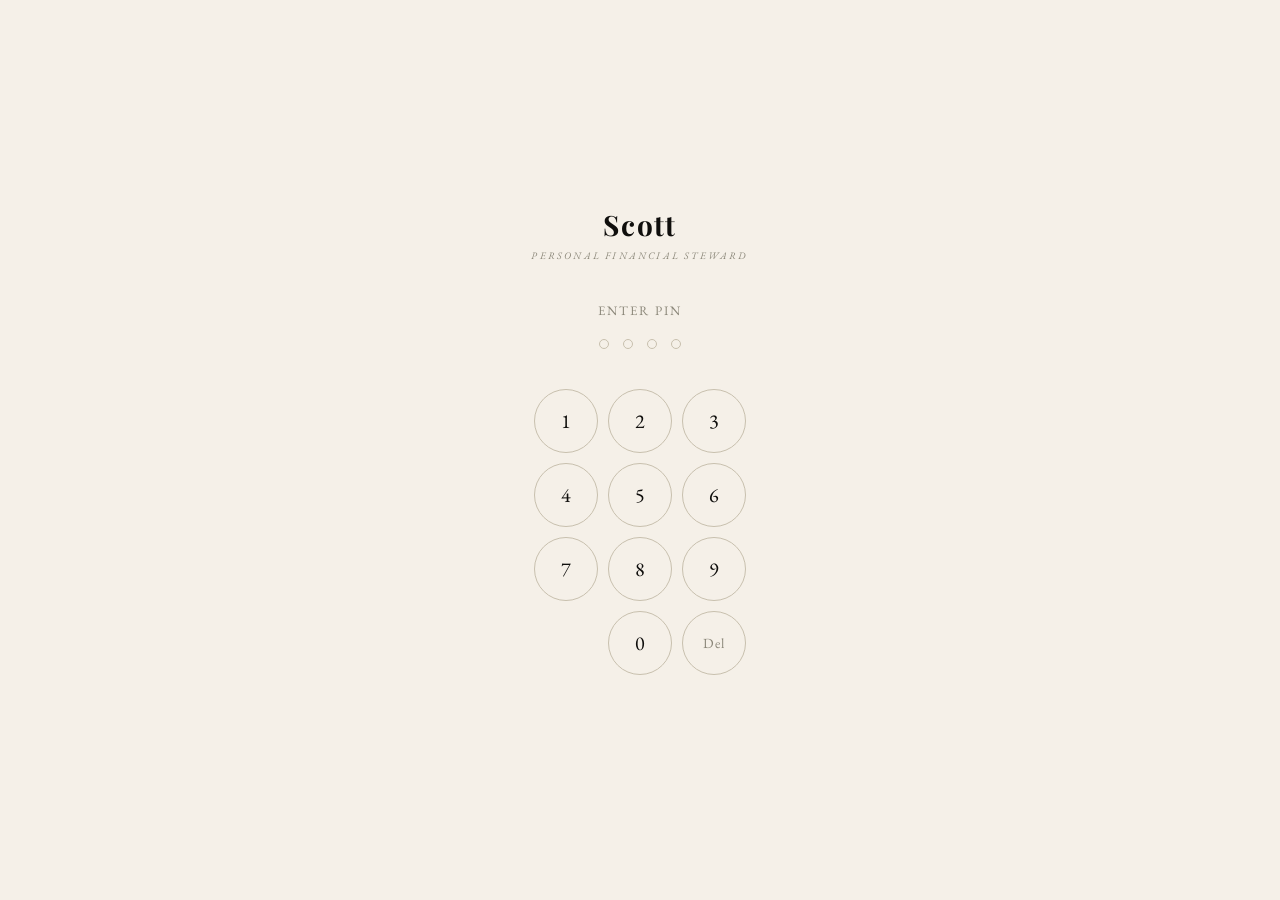
<file: index.html>
<!DOCTYPE html>
<html lang="en">
<head>
<meta charset="UTF-8">
<meta name="viewport" content="width=device-width, initial-scale=1.0, maximum-scale=1.0, user-scalable=no">
<meta name="theme-color" content="#f5f0e8">
<meta name="mobile-web-app-capable" content="yes">
<meta name="apple-mobile-web-app-capable" content="yes">
<meta name="apple-mobile-web-app-status-bar-style" content="default">
<meta name="apple-mobile-web-app-title" content="Scott">
<link rel="manifest" href="manifest.json">
<link rel="apple-touch-icon" href="apple-touch-icon.png">
<title>Scott</title>
<link href="https://fonts.googleapis.com/css2?family=Playfair+Display:ital,wght@0,400;0,600;0,700;1,400&family=EB+Garamond:ital,wght@0,400;0,500;1,400&display=swap" rel="stylesheet">
<link rel="stylesheet" href="scott.css">
</head>
<body>

<header>
  <div class="header-left">
    <img class="header-icon" src="apple-touch-icon.png" alt="S">
    <span class="logo">Scott</span>
    <span class="logo-sub">Personal Financial Steward</span>
  </div>
  <div class="header-right">
    <button class="ledger-btn" onclick="openTreasury()">Treasury</button>
    <button class="ledger-btn" onclick="openLedger()">Ledger</button>
    <button class="health-btn" onclick="openHealth()">Health</button>
    <button class="ledger-btn" onclick="openDashboard()" style="color:var(--gold);">Dashboard</button>
  </div>
  <!-- Hamburger — mobile only -->
  <button id="mob-menu-btn" onclick="toggleMobNav()" aria-label="Menu">
    <span class="ham-bar"></span>
    <span class="ham-bar"></span>
    <span class="ham-bar"></span>
  </button>
  <!-- Dropdown -->
  <div id="mob-nav">
    <button class="mob-nav-item" onclick="openTreasury();closeMobNav()">Treasury</button>
    <button class="mob-nav-item" onclick="openLedger();closeMobNav()">Ledger</button>
    <button class="mob-nav-item" onclick="openHealth();closeMobNav()">Health</button>
    <button class="mob-nav-item gold" onclick="openDashboard();closeMobNav()">Dashboard</button>
  </div>
</header>

<!-- In-app Dashboard overlay -->
<div id="dashboard-overlay">
  <div id="dashboard-overlay-bar">
    <span id="dashboard-overlay-title">The Estate Dashboard</span>
    <button id="dashboard-overlay-close" onclick="closeDashboard()">← Back to Scott</button>
  </div>
  <iframe id="dashboard-frame" src="" title="Dashboard"></iframe>
</div>

<div id="chat">
  <div id="welcome">
    <div class="welcome-greeting" id="welcome-greeting"></div>
    <div class="welcome-sub">Your estate awaits, Sir.</div>
  </div>
</div>

<footer>
  <div class="input-row">
    <input id="input" type="text" placeholder="At your service, sir." autocomplete="off"/>
    <button id="send-btn" onclick="handleSend()">Send</button>
  </div>
  <div class="input-hint">I've seen you stare down gods sir, yet you look positively defeated by a file extension.</div>
</footer>

<div id="ledger-panel">
  <div class="ledger-card">
    <div class="ledger-handle"></div>
    <button class="ledger-close" onclick="closeLedger()">Close</button>
    <div class="ledger-title">The Grand Ledger</div>
    <div class="ledger-subtitle">A full accounting of your estate</div>
    <div id="ledger-body"></div>
  </div>
</div>

<div id="health-panel">
  <div class="health-card">
    <div class="health-handle"></div>
    <button class="health-close" onclick="closeHealth()">Close</button>
    <div class="health-title">Financial Health</div>
    <div class="health-subtitle" id="health-month-label">This month's estate analysis</div>
    <div id="health-body"></div>
    <button class="health-reset-btn" onclick="resetMonthData()">Wipe all local data</button>
  </div>
</div>

<div class="treasury-modal" id="treasury-modal">
  <div class="treasury-box">
    <button class="treasury-box-close" onclick="closeTreasury()">Close</button>
    <div class="tbox-balance">
      <div class="treasury-box-title">The Treasury</div>
      <div class="treasury-box-sub" id="treasury-modal-balance">Current bank balance</div>
      <div class="treasury-input-row">
        <input class="treasury-input" id="treasury-input" type="number" placeholder="Enter balance…"/>
        <button class="treasury-save" onclick="saveTreasury()">Set</button>
      </div>
      <div class="treasury-note">Scott adjusts your balance automatically as you log transactions. Set it once to your current bank balance to begin.</div>
    </div>
    <div class="loan-section">
      <div class="loan-section-hdr">
        <span class="loan-section-title">Active Obligations</span>
        <span class="loan-section-total" id="loan-section-total"></span>
        <button class="loan-add-btn" onclick="openLoanForm(null)" title="Add obligation">+</button>
      </div>
      <div id="treasury-loans-list"><div class="no-loans-note">No obligations on record, Sir.</div></div>
      <div id="loan-add-form">
        <div id="lf-title">Add Obligation</div>
        <div class="lf-bar">
          <div class="lf-bar-field lf-note-field">
            <span class="lf-label">For</span>
            <input class="lf-input" id="lf-note" type="text" placeholder="Click to choose type…" autocomplete="off" onfocus="openTypePanel()" onblur="_hideTypePanelDeferred()"/>
          </div>
          <div class="lf-bar-field">
            <span class="lf-label">Amount ₹</span>
            <input class="lf-input" id="lf-amount" type="number" placeholder="0" oninput="_updateLoanPreview()" min="1"/>
          </div>
          <div class="lf-bar-field" id="lf-rate-row">
            <span class="lf-label">Rate % p.a.</span>
            <input class="lf-input" id="lf-rate" type="number" placeholder="0" oninput="_updateLoanPreview()" min="0" max="99.99" step="0.01"/>
          </div>
          <div class="lf-bar-field">
            <span class="lf-label">Months</span>
            <input class="lf-input" id="lf-tenure" type="number" placeholder="12" oninput="_updateLoanPreview()" min="1" max="480"/>
          </div>
          <button class="lf-save-circle" onclick="saveLoanForm()">Save</button>
        </div>
        <div id="lf-type-panel">
          <div class="lt-chips">
            <span class="lt-section-label">Cash Loans</span>
            <div class="lt-chip" data-key="personal_loan"    onclick="selectLoanType('personal_loan')">Personal Loan</div>
            <div class="lt-chip" data-key="home_loan"        onclick="selectLoanType('home_loan')">Home Loan</div>
            <div class="lt-chip" data-key="education_loan"   onclick="selectLoanType('education_loan')">Education Loan</div>
            <div class="lt-chip" data-key="business_loan"    onclick="selectLoanType('business_loan')">Business Loan</div>
            <div class="lt-chip" data-key="borrowed_friend"  onclick="selectLoanType('borrowed_friend')">Borrowed · Friend</div>
            <div class="lt-chip" data-key="borrowed_family"  onclick="selectLoanType('borrowed_family')">Borrowed · Family</div>
            <span class="lt-section-label">Consumer Debt</span>
            <div class="lt-chip" data-key="phone_emi"        onclick="selectLoanType('phone_emi')">Phone</div>
            <div class="lt-chip" data-key="laptop_emi"       onclick="selectLoanType('laptop_emi')">Laptop / PC</div>
            <div class="lt-chip" data-key="gadget_emi"       onclick="selectLoanType('gadget_emi')">iPad · Watch · Gadget</div>
            <div class="lt-chip" data-key="appliance_emi"    onclick="selectLoanType('appliance_emi')">Appliance</div>
            <div class="lt-chip" data-key="car_loan"         onclick="selectLoanType('car_loan')">Car / Vehicle</div>
            <div class="lt-chip" data-key="two_wheeler_loan" onclick="selectLoanType('two_wheeler_loan')">Bike / Scooter</div>
            <div class="lt-chip" data-key="credit_card_due"  onclick="selectLoanType('credit_card_due')">Credit Card Due</div>
            <span class="lt-section-label">Other</span>
            <div class="lt-chip" data-key="other"            onclick="selectLoanType('other')">Other…</div>
          </div>
          <div id="lf-other-input">
            <input id="lf-other-text" type="text" placeholder="Describe the type of obligation…" autocomplete="off"/>
          </div>
        </div>
        <div id="lf-preview"></div>
        <span class="lf-cancel-link" onclick="closeLoanForm()">Cancel</span>
      </div>
    </div>
  </div>
</div>

<!-- PIN SCREEN -->
<div id="pin-screen">
  <div class="pin-logo">Scott</div>
  <div class="pin-sub">Personal Financial Steward</div>
  <div class="pin-prompt" id="pin-prompt">Enter PIN</div>
  <div class="pin-dots" id="pin-dots">
    <div class="pin-dot" id="pd0"></div>
    <div class="pin-dot" id="pd1"></div>
    <div class="pin-dot" id="pd2"></div>
    <div class="pin-dot" id="pd3"></div>
  </div>
  <div class="pin-error" id="pin-error"></div>
  <div class="pin-pad" id="pin-pad">
    <button class="pin-key" onclick="pinKey('1')">1</button>
    <button class="pin-key" onclick="pinKey('2')">2</button>
    <button class="pin-key" onclick="pinKey('3')">3</button>
    <button class="pin-key" onclick="pinKey('4')">4</button>
    <button class="pin-key" onclick="pinKey('5')">5</button>
    <button class="pin-key" onclick="pinKey('6')">6</button>
    <button class="pin-key" onclick="pinKey('7')">7</button>
    <button class="pin-key" onclick="pinKey('8')">8</button>
    <button class="pin-key" onclick="pinKey('9')">9</button>
    <button class="pin-key empty" disabled></button>
    <button class="pin-key" onclick="pinKey('0')">0</button>
    <button class="pin-key del" onclick="pinDel()">Del</button>
  </div>
  <div class="pin-set-note" id="pin-set-note"></div>
</div>

<script src="scott.js"></script>
</body>
</html>
</file>
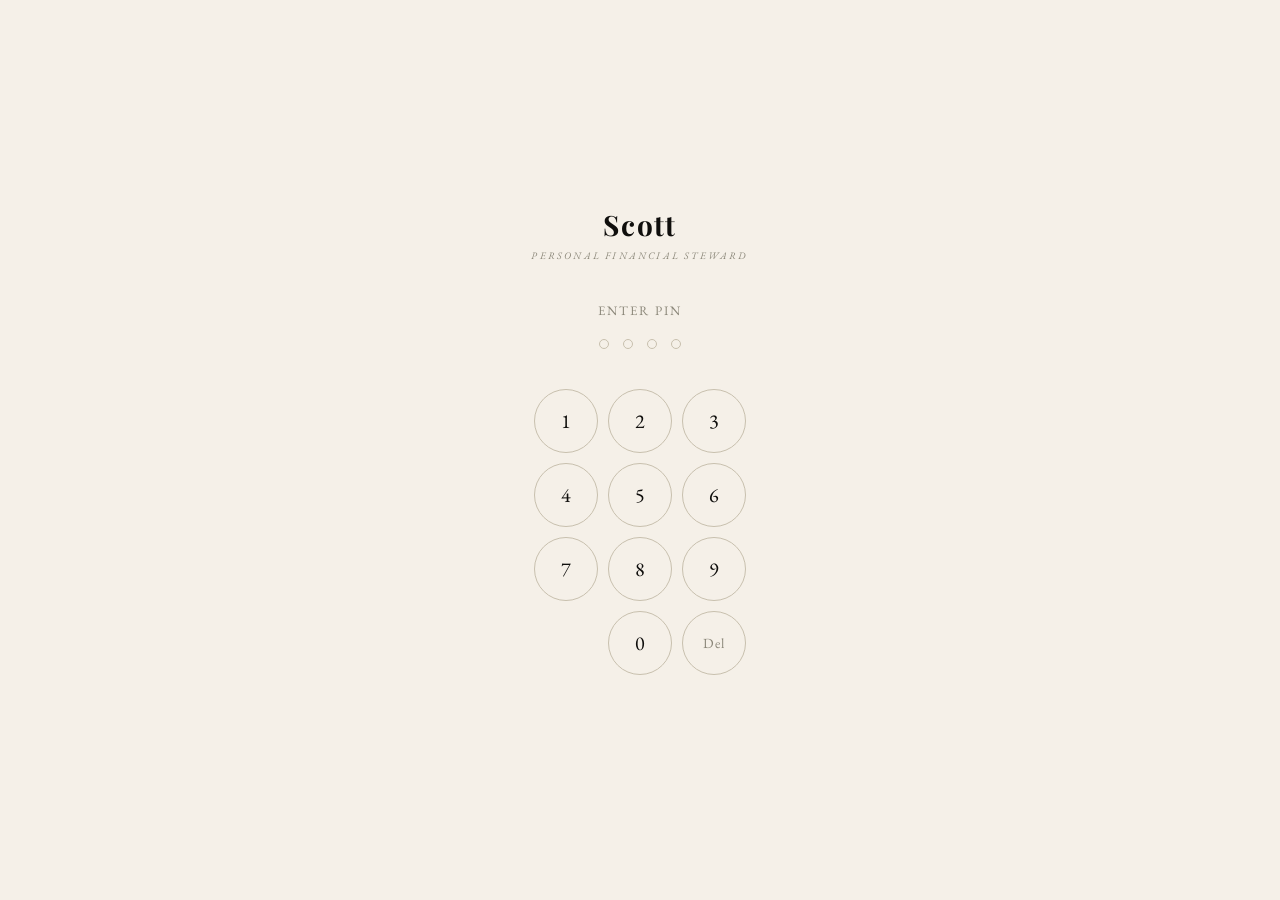
<file: indeex.html>
<!DOCTYPE html>
<html lang="en">
<head>
<meta charset="UTF-8">
<meta name="viewport" content="width=device-width, initial-scale=1.0, maximum-scale=1.0, user-scalable=no">
<meta name="theme-color" content="#f5f0e8">
<meta name="mobile-web-app-capable" content="yes">
<meta name="apple-mobile-web-app-capable" content="yes">
<meta name="apple-mobile-web-app-status-bar-style" content="default">
<meta name="apple-mobile-web-app-title" content="Scott">
<link rel="manifest" href="manifest.json">
<link rel="apple-touch-icon" href="apple-touch-icon.png">
<title>Scott</title>
<link href="https://fonts.googleapis.com/css2?family=Playfair+Display:ital,wght@0,400;0,600;0,700;1,400&family=EB+Garamond:ital,wght@0,400;0,500;1,400&display=swap" rel="stylesheet">
<style>
  :root{--parchment:#f5f0e8;--parchment-dark:#ede8dd;--ink:#0f0e0c;--ink-light:#3a3830;--ink-faint:#8a8678;--rule:#c8c0ae;--gold:#8B7355;}
  *{margin:0;padding:0;box-sizing:border-box;-webkit-tap-highlight-color:transparent;}
  html,body{height:100%;overflow:hidden;}
  body{background:var(--parchment);color:var(--ink);font-family:'EB Garamond',Georgia,serif;display:flex;flex-direction:column;height:100dvh;overscroll-behavior:none;}
  body::before{content:'';position:fixed;inset:0;background-image:repeating-linear-gradient(0deg,transparent,transparent 28px,rgba(0,0,0,0.018) 28px,rgba(0,0,0,0.018) 29px);pointer-events:none;z-index:0;}
  header{padding:12px 16px;display:flex;align-items:center;justify-content:space-between;border-bottom:1px solid var(--rule);position:relative;z-index:1;flex-shrink:0;background:var(--parchment);}
  .header-left{display:flex;align-items:center;gap:10px;}
  .header-icon{width:32px;height:32px;border-radius:4px;object-fit:cover;}
  .logo{font-family:'Playfair Display',Georgia,serif;font-size:22px;font-weight:700;letter-spacing:0.04em;}
  .logo-sub{font-size:10px;letter-spacing:0.2em;text-transform:uppercase;color:var(--ink-faint);font-style:italic;display:none;}
  @media(min-width:500px){.logo-sub{display:inline;margin-left:10px;}}
  .ledger-btn{font-family:'EB Garamond',serif;font-size:11px;letter-spacing:0.15em;text-transform:uppercase;color:var(--ink-faint);background:none;border:none;cursor:pointer;padding:6px 0;border-bottom:1px solid transparent;transition:color 0.2s,border-color 0.2s;white-space:nowrap;}
  .ledger-btn:hover{color:var(--ink);border-bottom-color:var(--ink);}

  #chat{flex:1;overflow-y:auto;padding:20px 16px 8px;display:flex;flex-direction:column;gap:20px;position:relative;z-index:1;-webkit-overflow-scrolling:touch;}
  @media(min-width:600px){#chat{padding:32px 40px 8px;gap:24px;}}
  #chat::-webkit-scrollbar{width:0px;}#chat::-webkit-scrollbar-thumb{background:transparent;}.health-card::-webkit-scrollbar{width:0px;}.health-card::-webkit-scrollbar-thumb{background:transparent;}.ledger-card::-webkit-scrollbar{width:0px;}.ledger-card::-webkit-scrollbar-thumb{background:transparent;}html *{scrollbar-width:none;}
  .msg{display:flex;flex-direction:column;max-width:88%;animation:fadeUp 0.3s ease;position:relative;}
  @media(min-width:600px){.msg{max-width:72%;}}
  @keyframes fadeUp{from{opacity:0;transform:translateY(8px);}to{opacity:1;transform:translateY(0);}}
  .msg.scott{align-self:flex-start;}.msg.user{align-self:flex-end;align-items:flex-end;}
  .msg-label{font-size:10px;letter-spacing:0.2em;text-transform:uppercase;color:var(--ink-faint);margin-bottom:5px;}
  .msg-bubble{font-size:15px;line-height:1.7;color:var(--ink-light);}
  @media(min-width:480px){.msg-bubble{font-size:16px;}}
  .msg.scott .msg-bubble{font-style:italic;}.msg.user .msg-bubble{color:var(--ink);font-style:normal;}
  .msg-rule{width:28px;height:1px;background:var(--rule);margin-top:8px;}
  .msg.user .msg-rule{align-self:flex-end;}
  /* ── UNDO BUTTON ── */
  .undo-btn{position:absolute;right:0;top:0;font-family:'EB Garamond',serif;font-size:9px;letter-spacing:0.16em;text-transform:uppercase;color:var(--ink-faint);background:var(--parchment);border:1px solid var(--rule);padding:3px 9px;cursor:pointer;opacity:0;transition:opacity 0.18s ease;pointer-events:none;white-space:nowrap;}
  .msg.user:hover .undo-btn,.msg.user.undo-visible .undo-btn{opacity:1;pointer-events:auto;}
  .undo-btn:hover{color:#9b2c2c;border-color:#9b2c2c;}
  .sync-badge{font-size:10px;letter-spacing:0.12em;text-transform:uppercase;margin-top:6px;color:var(--ink-faint);font-style:normal;}
  .sync-badge.ok{color:var(--gold);}.sync-badge.err{color:#9b2c2c;}
  .pillar-tag{display:inline-block;font-size:9px;letter-spacing:0.15em;text-transform:uppercase;padding:2px 7px;border:1px solid var(--rule);margin-bottom:5px;color:var(--ink-faint);font-style:normal;}
  .pillar-tag.income{border-color:#4a7c59;color:#4a7c59;}.pillar-tag.expense{border-color:#9b2c2c;color:#9b2c2c;}
  .pillar-tag.asset{border-color:#8B7355;color:#8B7355;}.pillar-tag.liability{border-color:#6b5b45;color:#6b5b45;}
  .typing{display:flex;align-items:center;gap:5px;padding:4px 0;}
  .typing span{width:4px;height:4px;border-radius:50%;background:var(--ink-faint);animation:blink 1.2s ease-in-out infinite;}
  .typing span:nth-child(2){animation-delay:0.2s;}.typing span:nth-child(3){animation-delay:0.4s;}
  @keyframes blink{0%,60%,100%{opacity:0.2;}30%{opacity:1;}}
  footer{border-top:1px solid var(--rule);padding:12px 16px max(12px,env(safe-area-inset-bottom));position:relative;z-index:1;flex-shrink:0;background:var(--parchment);}
  @media(min-width:600px){footer{padding:18px 40px 24px;}}
  .input-row{display:flex;align-items:center;gap:10px;}
  #input{flex:1;background:none;border:none;border-bottom:1px solid var(--rule);padding:10px 0;font-family:'EB Garamond',serif;font-size:16px;color:var(--ink);outline:none;transition:border-color 0.2s;min-width:0;}
  #input::placeholder{color:var(--ink-faint);font-style:italic;}
  #input:focus{border-bottom-color:var(--ink);}

  #send-btn{background:none;border:none;font-family:'EB Garamond',serif;font-size:11px;letter-spacing:0.18em;text-transform:uppercase;color:var(--ink-faint);cursor:pointer;padding:10px 0;transition:color 0.2s;white-space:nowrap;flex-shrink:0;}
  #send-btn:hover{color:var(--ink);}#send-btn:disabled{color:var(--rule);cursor:default;}
  .input-hint{margin-top:7px;font-size:10px;color:var(--ink-faint);font-style:italic;display:none;}
  @media(min-width:480px){.input-hint{display:block;}}
  #ledger-panel{display:none;position:fixed;inset:0;z-index:100;background:rgba(15,14,12,0.6);backdrop-filter:blur(2px);}
  #ledger-panel.open{display:flex;align-items:flex-end;justify-content:center;}
  @media(min-width:600px){#ledger-panel.open{align-items:center;}}
  .ledger-card{background:var(--parchment);border-top:1px solid var(--rule);width:100%;max-height:85vh;overflow-y:auto;padding:24px 20px 32px;position:relative;animation:slideUp 0.25s ease;border-radius:12px 12px 0 0;}
  @media(min-width:600px){.ledger-card{border:1px solid var(--rule);width:580px;max-height:82vh;padding:40px;border-radius:0;animation:slideUpCenter 0.25s ease;}}
  @keyframes slideUp{from{transform:translateY(100%);}to{transform:translateY(0);}}
  @keyframes slideUpCenter{from{transform:translateY(16px);opacity:0;}to{transform:translateY(0);opacity:1;}}
  .ledger-handle{width:36px;height:3px;background:var(--rule);border-radius:2px;margin:0 auto 18px;}
  @media(min-width:600px){.ledger-handle{display:none;}}
  .ledger-title{font-family:'Playfair Display',serif;font-size:20px;font-weight:600;margin-bottom:3px;}
  .ledger-subtitle{font-size:11px;letter-spacing:0.18em;text-transform:uppercase;color:var(--ink-faint);margin-bottom:24px;font-style:italic;}
  .ledger-close{position:absolute;top:18px;right:18px;background:none;border:none;font-family:'EB Garamond',serif;font-size:11px;letter-spacing:0.2em;text-transform:uppercase;color:var(--ink-faint);cursor:pointer;}
  .pillar{margin-bottom:22px;}
  .pillar-name{font-family:'Playfair Display',serif;font-size:14px;font-weight:600;border-bottom:1px solid var(--rule);padding-bottom:7px;margin-bottom:10px;display:flex;justify-content:space-between;align-items:baseline;}
  .pillar-total{font-family:'EB Garamond',serif;font-size:13px;color:var(--gold);font-style:italic;}
  .category-row{display:flex;justify-content:space-between;padding:4px 0 4px 14px;font-size:13px;color:var(--ink-light);border-bottom:1px dotted var(--parchment-dark);}
  .category-name{font-style:italic;}.category-amount{color:var(--ink-faint);font-size:12px;}
  .sub-row{display:flex;justify-content:space-between;padding:2px 0 2px 28px;font-size:12px;color:var(--ink-faint);}
  .empty-ledger{font-style:italic;color:var(--ink-faint);font-size:14px;text-align:center;padding:20px 0;}

  /* HEALTH BUTTON */
  .health-btn{font-family:'EB Garamond',serif;font-size:11px;letter-spacing:0.15em;text-transform:uppercase;color:var(--ink-faint);background:none;border:none;cursor:pointer;padding:6px 0 6px 14px;border-bottom:1px solid transparent;transition:color 0.2s,border-color 0.2s;white-space:nowrap;}
  .health-btn:hover{color:var(--ink);border-bottom-color:var(--ink);}
  .header-right{display:flex;align-items:center;gap:14px;}

  /* HEALTH PANEL */
  #health-panel{display:none;position:fixed;inset:0;z-index:100;background:rgba(15,14,12,0.6);backdrop-filter:blur(2px);}
  #health-panel.open{display:flex;align-items:flex-end;justify-content:center;}
  @media(min-width:600px){#health-panel.open{align-items:center;}}
  .health-card{background:var(--parchment);border-top:1px solid var(--rule);width:100%;max-height:88vh;overflow-y:auto;padding:24px 20px 36px;position:relative;animation:slideUp 0.25s ease;border-radius:12px 12px 0 0;}
  @media(min-width:600px){.health-card{border:1px solid var(--rule);width:600px;max-height:84vh;padding:40px;border-radius:0;animation:slideUpCenter 0.25s ease;}}
  .health-handle{width:36px;height:3px;background:var(--rule);border-radius:2px;margin:0 auto 18px;}
  @media(min-width:600px){.health-handle{display:none;}}
  .health-close{position:absolute;top:18px;right:18px;background:none;border:none;font-family:'EB Garamond',serif;font-size:11px;letter-spacing:0.2em;text-transform:uppercase;color:var(--ink-faint);cursor:pointer;}
  .health-title{font-family:'Playfair Display',serif;font-size:20px;font-weight:600;margin-bottom:3px;}
  .health-subtitle{font-size:11px;letter-spacing:0.18em;text-transform:uppercase;color:var(--ink-faint);margin-bottom:24px;font-style:italic;}

  /* SCORE RING */
  .score-section{display:flex;align-items:center;gap:24px;margin-bottom:28px;padding-bottom:24px;border-bottom:1px solid var(--rule);}
  .score-ring{flex-shrink:0;width:80px;height:80px;position:relative;}
  .score-ring svg{width:80px;height:80px;transform:rotate(-90deg);}
  .score-ring circle{fill:none;stroke-width:6;}
  .score-ring .track{stroke:var(--rule);}
  .score-ring .fill{stroke:var(--gold);stroke-linecap:round;transition:stroke-dashoffset 0.8s ease;}
  .score-num{position:absolute;inset:0;display:flex;flex-direction:column;align-items:center;justify-content:center;}
  .score-num span{font-family:'Playfair Display',serif;font-size:22px;font-weight:700;line-height:1;}
  .score-num small{font-size:9px;letter-spacing:0.12em;text-transform:uppercase;color:var(--ink-faint);}
  .score-info{flex:1;}
  .score-label{font-family:'Playfair Display',serif;font-size:15px;font-weight:600;margin-bottom:4px;}
  .score-desc{font-size:13px;color:var(--ink-faint);font-style:italic;line-height:1.5;}
  .inv-level{display:inline-block;font-size:9px;letter-spacing:0.18em;text-transform:uppercase;padding:2px 8px;border:1px solid var(--gold);color:var(--gold);margin-top:6px;}

  /* ALLOCATION BARS */
  .alloc-section{margin-bottom:24px;}
  .alloc-title{font-family:'Playfair Display',serif;font-size:14px;font-weight:600;margin-bottom:14px;}
  .alloc-row{margin-bottom:14px;}
  .alloc-top{display:flex;justify-content:space-between;align-items:baseline;margin-bottom:5px;}
  .alloc-name{font-size:12px;letter-spacing:0.12em;text-transform:uppercase;color:var(--ink-light);}
  .alloc-nums{font-size:12px;color:var(--ink-faint);font-style:italic;}
  .alloc-nums .actual{color:var(--ink);}
  .bar-track{height:4px;background:var(--parchment-dark);border-radius:2px;position:relative;}
  .bar-fill{height:4px;border-radius:2px;transition:width 0.6s ease;max-width:100%;}
  .bar-fill.needs{background:#4a7c59;}
  .bar-fill.wants{background:#8B7355;}
  .bar-fill.savings{background:#5b7fa6;}
  .bar-fill.investing{background:#7c5b8b;}
  .bar-fill.over{background:#9b2c2c;}
  .bar-target{position:absolute;top:-2px;width:2px;height:8px;background:var(--ink-faint);border-radius:1px;}
  .alloc-warning{font-size:11px;margin-top:4px;font-style:italic;}
  .alloc-warning.soft{color:#8B7355;}.alloc-warning.strong{color:#9b2c2c;}

  /* PILLAR SCORES */
  .scores-section{margin-bottom:24px;}
  .scores-title{font-family:'Playfair Display',serif;font-size:14px;font-weight:600;margin-bottom:14px;}
  .score-grid{display:grid;grid-template-columns:1fr 1fr;gap:12px;}
  .score-cell{padding:12px;border:1px solid var(--rule);}
  .score-cell-name{font-size:9px;letter-spacing:0.18em;text-transform:uppercase;color:var(--ink-faint);margin-bottom:6px;}
  .score-cell-val{font-family:'Playfair Display',serif;font-size:24px;font-weight:700;}
  .score-cell-val.great{color:#4a7c59;}.score-cell-val.good{color:var(--gold);}.score-cell-val.warn{color:#8B7355;}.score-cell-val.poor{color:#9b2c2c;}
  .score-cell-label{font-size:10px;color:var(--ink-faint);font-style:italic;margin-top:2px;}

  /* INSIGHTS */
  .insights-section{}
  .insights-title{font-family:'Playfair Display',serif;font-size:14px;font-weight:600;margin-bottom:12px;}
  .insight-item{padding:10px 0;border-bottom:1px dotted var(--parchment-dark);font-size:13px;color:var(--ink-light);font-style:italic;line-height:1.5;}
  .insight-item:last-child{border-bottom:none;}
  .insight-item.positive{color:#4a7c59;}.insight-item.caution{color:#8B7355;}.insight-item.alert{color:#9b2c2c;}
  .no-data{font-style:italic;color:var(--ink-faint);font-size:14px;text-align:center;padding:20px 0;}


  /* TREASURY */
  .treasury-display{font-family:'EB Garamond',serif;font-size:11px;color:var(--ink-faint);letter-spacing:0.06em;cursor:pointer;padding:4px 0;border-bottom:1px dotted transparent;transition:color 0.2s,border-color 0.2s;white-space:nowrap;}
  .treasury-display:hover{color:var(--gold);border-bottom-color:var(--gold);}
  .treasury-modal{display:none;position:fixed;inset:0;z-index:150;background:rgba(15,14,12,0.72);backdrop-filter:blur(3px);align-items:flex-end;justify-content:center;}
  @media(min-width:520px){.treasury-modal{align-items:center;}}
  .treasury-modal.open{display:flex;}
  .treasury-box{background:var(--parchment);border:1px solid var(--rule);border-bottom:none;padding:0;width:min(480px,100vw);position:relative;max-height:92vh;overflow-y:auto;border-radius:2px 2px 0 0;}
  @media(min-width:520px){.treasury-box{border-bottom:1px solid var(--rule);border-radius:2px;max-height:88vh;}}
  /* Balance section */
  .tbox-balance{padding:22px 22px 16px;}
  .treasury-box-title{font-family:'Playfair Display',serif;font-size:17px;font-weight:600;margin-bottom:3px;}
  .treasury-box-sub{font-size:10px;letter-spacing:0.15em;text-transform:uppercase;color:var(--ink-faint);font-style:italic;margin-bottom:14px;}
  .treasury-box-close{position:absolute;top:14px;right:16px;background:none;border:none;font-size:10px;letter-spacing:0.2em;text-transform:uppercase;color:var(--ink-faint);cursor:pointer;}
  .treasury-input-row{display:flex;gap:10px;align-items:flex-end;}
  .treasury-input{flex:1;background:none;border:none;border-bottom:1px solid var(--rule);padding:6px 0;font-family:'EB Garamond',serif;font-size:18px;color:var(--ink);outline:none;}
  .treasury-input:focus{border-bottom-color:var(--ink);}
  .treasury-save{background:none;border:none;font-family:'EB Garamond',serif;font-size:10px;letter-spacing:0.2em;text-transform:uppercase;color:var(--ink-faint);cursor:pointer;padding:6px 0;transition:color 0.2s;white-space:nowrap;}
  .treasury-save:hover{color:var(--ink);}
  .treasury-note{font-size:11px;color:var(--ink-faint);font-style:italic;margin-top:10px;line-height:1.5;}
  /* Obligations section */
  .loan-section{border-top:1px solid var(--rule);}
  .loan-section-hdr{display:flex;justify-content:space-between;align-items:center;padding:14px 22px 10px;}
  .loan-section-title{font-family:'Playfair Display',serif;font-size:13px;font-weight:600;}
  .loan-section-total{font-size:11px;color:var(--ink-faint);font-style:italic;}
  .loan-add-btn{background:none;border:1px solid var(--rule);width:24px;height:24px;border-radius:50%;font-size:18px;line-height:1;color:var(--ink-faint);cursor:pointer;display:flex;align-items:center;justify-content:center;transition:all 0.18s;flex-shrink:0;}
  .loan-add-btn:hover{border-color:var(--gold);color:var(--gold);}
  #treasury-loans-list{padding:0 0 6px;}
  .no-loans-note{font-size:12px;color:var(--ink-faint);font-style:italic;padding:8px 22px 14px;}
  /* Loan card */
  .loan-item{border-top:1px dotted var(--rule);transition:background 0.15s;}
  .loan-item:first-child{border-top:none;}
  .loan-item.expanded .loan-chevron{transform:rotate(90deg);}
  .loan-item.loan-complete{opacity:0.55;}
  .loan-item-header{display:flex;align-items:center;gap:10px;padding:11px 22px 8px;cursor:pointer;user-select:none;}
  .loan-item-header:hover{background:var(--parchment-dark);}
  .loan-item-left{flex:1;min-width:0;}
  .loan-item-name{font-family:'Playfair Display',serif;font-size:14px;color:var(--ink);white-space:nowrap;overflow:hidden;text-overflow:ellipsis;}
  .loan-item-type{font-size:10px;letter-spacing:0.1em;text-transform:uppercase;color:var(--ink-faint);margin-top:1px;}
  .loan-item-right{text-align:right;flex-shrink:0;}
  .loan-item-emi{font-family:'Playfair Display',serif;font-size:14px;color:var(--ink);}
  .loan-emi-mo{font-size:10px;color:var(--ink-faint);font-family:'EB Garamond',serif;}
  .loan-item-outstanding{font-size:11px;color:#9b1c1c;margin-top:1px;}
  .loan-settled{color:#4a7c59;font-size:12px;}
  .loan-chevron{font-size:18px;color:var(--ink-faint);transition:transform 0.2s;flex-shrink:0;line-height:1;}
  .loan-progress-bar{height:2px;background:var(--parchment-dark);margin:0 22px 2px;}
  .loan-progress-fill{height:100%;background:var(--gold);transition:width 0.4s;}
  /* Detail panel */
  .loan-detail{padding:12px 22px 14px;background:var(--parchment-dark);border-top:1px dotted var(--rule);}
  .ld-grid{display:grid;grid-template-columns:1fr 1fr;gap:4px 16px;margin-bottom:12px;}
  .ld-k{font-size:11px;color:var(--ink-faint);font-style:italic;}
  .ld-v{font-size:12px;color:var(--ink);}
  .ld-actions{display:flex;gap:8px;flex-wrap:wrap;}
  .loan-emi-btn{font-family:'EB Garamond',serif;font-size:10px;letter-spacing:0.14em;text-transform:uppercase;color:var(--gold);background:none;border:1px solid var(--gold);padding:4px 12px;cursor:pointer;transition:all 0.18s;}
  .loan-emi-btn:hover{background:var(--gold);color:var(--parchment);}
  .loan-edit-btn,.loan-del-btn{font-family:'EB Garamond',serif;font-size:10px;letter-spacing:0.12em;text-transform:uppercase;background:none;border:1px solid var(--rule);padding:4px 10px;cursor:pointer;transition:all 0.18s;color:var(--ink-faint);}
  .loan-edit-btn:hover{border-color:var(--ink);color:var(--ink);}
  .loan-del-btn:hover{border-color:#9b2c2c;color:#9b2c2c;}
  /* Add / Edit form — single bar layout */
  #loan-add-form{display:none;border-top:1px solid var(--rule);background:var(--parchment);}
  .lf-bar{display:flex;align-items:stretch;gap:0;border-bottom:1px solid var(--rule);position:relative;}
  .lf-bar-field{display:flex;flex-direction:column;justify-content:flex-end;padding:10px 10px 8px;border-right:1px solid var(--rule);flex:1;min-width:0;}
  .lf-bar-field:last-of-type{border-right:none;}
  .lf-label{font-size:9px;letter-spacing:0.15em;text-transform:uppercase;color:var(--ink-faint);margin-bottom:4px;white-space:nowrap;}
  .lf-input{background:none;border:none;padding:0;font-family:'EB Garamond',serif;font-size:15px;color:var(--ink);outline:none;width:100%;}
  .lf-input::placeholder{color:var(--rule);}
  .lf-bar-field.lf-note-field{flex:2.2;}
  /* Circular save button */
  .lf-save-circle{width:46px;height:46px;border-radius:50%;background:#0f0e0c;color:#f0ebe0;border:none;font-family:'EB Garamond',serif;font-size:9px;letter-spacing:0.14em;text-transform:uppercase;cursor:pointer;flex-shrink:0;margin:auto 10px;transition:opacity 0.18s;line-height:1.3;}
  .lf-save-circle:hover{opacity:0.75;}
  /* Preview strip */
  #lf-preview{font-size:12px;color:var(--ink);background:var(--parchment-dark);padding:8px 14px;display:flex;gap:16px;flex-wrap:wrap;border-bottom:1px dotted var(--rule);}
  .lf-pre-row{display:flex;gap:5px;}
  .lf-pre-row b{font-style:italic;color:var(--ink-faint);font-weight:400;}
  #lf-rate-row{display:flex;}
  /* Type panel — opens below bar on For focus */
  #lf-type-panel{display:none;padding:12px 14px 12px;border-bottom:1px solid var(--rule);background:var(--parchment-dark);}
  .lt-section-label{font-size:9px;letter-spacing:0.18em;text-transform:uppercase;color:var(--ink-faint);width:100%;margin:10px 0 6px;display:block;}
  .lt-section-label:first-child{margin-top:0;}
  .lt-chips{display:flex;flex-wrap:wrap;gap:5px;}
  /* Chips — bordered score-box style */
  .lt-chip{font-family:'EB Garamond',serif;font-size:12px;letter-spacing:0.04em;background:var(--parchment);color:var(--ink);border:1px solid var(--rule);padding:5px 11px;cursor:pointer;transition:all 0.15s;user-select:none;line-height:1.5;white-space:nowrap;}
  .lt-chip:hover{border-color:var(--ink);background:var(--parchment-dark);}
  .lt-chip.selected{border-color:#0f0e0c;background:#0f0e0c;color:#f0ebe0;}
  /* Other free-type */
  #lf-other-input{display:none;margin-top:10px;}
  #lf-other-text{background:none;border:none;border-bottom:1px solid var(--rule);padding:4px 0;font-family:'EB Garamond',serif;font-size:14px;color:var(--ink);outline:none;width:100%;}
  #lf-other-text::placeholder{color:var(--rule);}
  /* Cancel */
  .lf-cancel-link{display:block;text-align:center;font-family:'EB Garamond',serif;font-size:10px;letter-spacing:0.14em;text-transform:uppercase;color:var(--ink-faint);cursor:pointer;padding:8px 0;border-top:1px dotted var(--rule);}
  .lf-cancel-link:hover{color:var(--ink);}
  #lf-title{font-family:'Playfair Display',serif;font-size:12px;font-weight:600;padding:10px 14px 0;color:var(--ink-faint);letter-spacing:0.04em;}
  /* Loan name hover tooltip */
  .loan-item-name{font-family:'Playfair Display',serif;font-size:14px;color:var(--ink);white-space:nowrap;overflow:hidden;text-overflow:ellipsis;position:relative;transition:color 0.15s;}
  .loan-item-header:hover .loan-item-name{color:var(--gold);}
  .loan-name-tip{display:none;position:absolute;left:0;top:100%;margin-top:4px;background:#0f0e0c;color:#f0ebe0;font-family:'EB Garamond',serif;font-size:11px;padding:5px 10px;white-space:nowrap;z-index:20;letter-spacing:0.04em;pointer-events:none;}
  .loan-item-header:hover .loan-name-tip{display:block;}


  .health-reset-btn{display:block;width:100%;text-align:center;margin-top:28px;padding-top:18px;border-top:1px dotted var(--rule);background:none;border-left:none;border-right:none;border-bottom:none;font-family:'EB Garamond',serif;font-size:10px;letter-spacing:0.18em;text-transform:uppercase;color:var(--ink-faint);cursor:pointer;opacity:0.5;transition:opacity 0.2s,color 0.2s;}
  .health-reset-btn:hover{opacity:1;color:#9b2c2c;}

  /* ── PIN LOCK ───────────────────────────────────────────────────────── */
  #pin-screen{position:fixed;inset:0;z-index:500;background:var(--parchment);display:flex;flex-direction:column;align-items:center;justify-content:center;gap:0;transition:opacity 0.4s ease;}
  #pin-screen.hiding{opacity:0;pointer-events:none;}
  .pin-logo{font-family:'Playfair Display',serif;font-size:28px;font-weight:700;letter-spacing:0.06em;margin-bottom:6px;}
  .pin-sub{font-size:10px;letter-spacing:0.22em;text-transform:uppercase;color:var(--ink-faint);font-style:italic;margin-bottom:40px;}
  .pin-prompt{font-size:13px;letter-spacing:0.15em;text-transform:uppercase;color:var(--ink-faint);margin-bottom:20px;}
  .pin-dots{display:flex;gap:14px;margin-bottom:36px;}
  .pin-dot{width:10px;height:10px;border-radius:50%;border:1px solid var(--rule);background:transparent;transition:background 0.15s,border-color 0.15s;}
  .pin-dot.filled{background:var(--ink);border-color:var(--ink);}
  .pin-dot.error{background:#9b2c2c;border-color:#9b2c2c;}
  .pin-pad{display:grid;grid-template-columns:repeat(3,64px);grid-template-rows:repeat(4,64px);gap:10px;}
  .pin-key{width:64px;height:64px;border-radius:50%;border:1px solid var(--rule);background:none;font-family:'EB Garamond',serif;font-size:20px;color:var(--ink);cursor:pointer;transition:background 0.15s,transform 0.1s;display:flex;align-items:center;justify-content:center;-webkit-tap-highlight-color:transparent;}
  .pin-key:active{background:var(--parchment-dark);transform:scale(0.94);}
  .pin-key.del{font-size:14px;letter-spacing:0.08em;color:var(--ink-faint);}
  .pin-key.empty{border:none;cursor:default;}
  .pin-error{font-size:11px;color:#9b2c2c;letter-spacing:0.12em;text-transform:uppercase;height:16px;margin-top:-24px;margin-bottom:12px;}
  .pin-set-note{font-size:11px;color:var(--ink-faint);font-style:italic;margin-top:20px;text-align:center;max-width:220px;line-height:1.6;}

  /* ── WELCOME SPLASH ─────────────────────────────────────────────────── */
  #welcome{position:absolute;inset:0;display:flex;flex-direction:column;align-items:center;justify-content:center;pointer-events:none;z-index:0;transition:opacity 0.5s ease;}
  #welcome.gone{opacity:0;}
  .welcome-greeting{font-family:'Playfair Display',serif;font-size:clamp(22px,5vw,32px);font-weight:600;color:var(--ink);letter-spacing:0.02em;text-align:center;line-height:1.3;}
  .welcome-sub{font-size:12px;letter-spacing:0.2em;text-transform:uppercase;color:var(--ink-faint);font-style:italic;margin-top:10px;text-align:center;}

  /* ── POLISH ─────────────────────────────────────────────────────────── */
  #chat{position:relative;}
  .msg-bubble{white-space:pre-line;}
  .ledger-card,.health-card{scrollbar-width:none;}
  .health-card{padding-bottom:80px;}

</style>
</head>
<body>
<header>
  <div class="header-left">
    <img class="header-icon" src="apple-touch-icon.png" alt="S">
    <span class="logo">Scott</span>
    <span class="logo-sub">Personal Financial Steward</span>
  </div>
  <div class="header-right">
    <button class="ledger-btn" onclick="openTreasury()" id="treasury-display">Treasury</button>
    <button class="ledger-btn" onclick="openLedger()">Ledger</button>
    <button class="health-btn" onclick="openHealth()">Health</button>
    <button class="ledger-btn" onclick="window.open('dashboard.html','_blank')" style="color:var(--gold);border-bottom-color:var(--gold);">Dashboard</button>
  </div>
</header>

<div id="chat">
  <div id="welcome">
    <div class="welcome-greeting" id="welcome-greeting"></div>
    <div class="welcome-sub">Your estate awaits, Sir.</div>
  </div>
</div>
<footer>
  <div class="input-row">
    <input id="input" type="text" placeholder="At your service, sir." autocomplete="off"/>

    <button id="send-btn" onclick="handleSend()">Send</button>
  </div>
  <div class="input-hint">I’ve seen you stare down gods sir, yet you look positively defeated by a file extension.</div>
</footer>
<div id="ledger-panel">
  <div class="ledger-card">
    <div class="ledger-handle"></div>
    <button class="ledger-close" onclick="closeLedger()">Close</button>
    <div class="ledger-title">The Grand Ledger</div>
    <div class="ledger-subtitle">A full accounting of your estate</div>
    <div id="ledger-body"></div>
  </div>
</div>
<script>

const APPS_SCRIPT_URL="https://script.google.com/macros/s/AKfycbzuHpab64FUO9QCuJsuHABQISn3kXd2czdyp6xKM_30ThMiJbVCdSwgUKHoRqEZd5-M/exec";
const ledger={income:{},expenses:{},assets:{},liabilities:{}};
const TYPE_TO_PILLAR={income:"income",expense:"expenses",asset:"assets",liability:"liabilities"};

function parseAmount(text){
  const t=text.toLowerCase().replace(/,/g,'');
  const mults=[[/(\d+(?:\.\d+)?)\s*crore/,10000000],[/(\d+(?:\.\d+)?)\s*cr\b/,10000000],[/(\d+(?:\.\d+)?)\s*lakh/,100000],[/(\d+(?:\.\d+)?)\s*lac\b/,100000],[/(\d+(?:\.\d+)?)\s*[Ll]\b(?!\s*(?:months?|mo|years?|yr))/,100000],[/(\d+(?:\.\d+)?)\s*million/,1000000],[/(\d+(?:\.\d+)?)\s*m\b/,1000000],[/(\d+(?:\.\d+)?)\s*thousand/,1000],[/(\d+(?:\.\d+)?)\s*k\b/,1000]];
  for(const[re,m]of mults){const x=t.match(re);if(x)return Math.round(parseFloat(x[1])*m);}
  const slangs=[/set\s+(?:me\s+)?back\s+[₹$]?\s*(\d+(?:\.\d+)?)/,/shell(?:ed)?\s+out\s+[₹$]?\s*(\d+(?:\.\d+)?)/,/came\s+to\s+[₹$]?\s*(\d+(?:\.\d+)?)/,/cost(?:s|ed)?\s+(?:me\s+)?[₹$]?\s*(\d+(?:\.\d+)?)/,/dropped\s+[₹$]?\s*(\d+(?:\.\d+)?)/,/blew\s+[₹$]?\s*(\d+(?:\.\d+)?)/,/forked\s+out\s+[₹$]?\s*(\d+(?:\.\d+)?)/,/coughed\s+up\s+[₹$]?\s*(\d+(?:\.\d+)?)/,/in\s+the\s+hole\s+(?:for\s+)?[₹$]?\s*(\d+(?:\.\d+)?)/,/(\d+(?:\.\d+)?)\s+in\s+the\s+hole/,/(?:sent|transferred|wired|gave)\s+(?:me\s+)?[₹$]?\s*(\d+(?:\.\d+)?)/,/[₹$]?\s*(\d+(?:\.\d+)?)\s+purchase/,/loan\s+of\s+[₹$]?\s*(\d+(?:\.\d+)?)/,/borrowed\s+[₹$]?\s*(\d+(?:\.\d+)?)/];
  for(const re of slangs){const x=t.match(re);if(x)return Math.round(parseFloat(x[1]));}
  // contextual pattern — but skip tiny numbers (1-9) to avoid "for 2 people" grabbing 2 instead of the real amount
  const pa=t.match(/\b(?:for|at|worth|of|costing|paid|spent|received|got|send|sent)\s+[₹$]?\s*(\d+(?:\.\d+)?)\b/);
  if(pa&&parseFloat(pa[1])>=10)return Math.round(parseFloat(pa[1]));
  const cn=t.match(/[₹$]\s*(\d+(?:\.\d+)?)/);
  if(cn)return Math.round(parseFloat(cn[1]));
  const all=[...t.matchAll(/\b(\d+(?:\.\d+)?)\b/g)].map(m=>parseFloat(m[1])).filter(n=>n>0);
  if(!all.length)return null;
  return Math.round(Math.max(...all));
}
function buildNote(text){
  let t=text.replace(/^scott[,.\s]*/i,'').replace(/\b(i\s+)?(bought|purchased|got|received|paid|spent|earned|ordered|grabbed|picked\s+up|gave|tipped|donated|subscribed|renewed|recharged|filled|ate|dined|swiped|shed|bagged|won|invested\s+in|put\s+into|dropped|shelled\s+out|blew|forked\s+out|coughed\s+up|took\s+a?\s+loan\s+of?|borrowed|sold|used|sent|transferred|wired)\s*/i,'').replace(/set\s+(?:me\s+)?back\s+/i,'').replace(/shell(?:ed)?\s+out\s+/i,'').replace(/came\s+to\s+/i,'').replace(/\b(?:for|at|worth|costing)\s+[₹$]?[\d,.]+\s*(?:crore|cr|lakh|lac|million|thousand|k)?\b/gi,'').replace(/[₹$][\d,.]+\s*(?:crore|cr|lakh|lac|million|thousand|k)?\b/gi,'').replace(/\b[\d,.]+\s*(?:crore|cr|lakh|lac|million|thousand|k)\b/gi,'').replace(/\b\d+(?:\.\d+)?\b/g,'').replace(/\b(a|an|the|some|few|my|his|her|their|our|me|old|new|that|this)\b/gi,'').replace(/\s{2,}/g,' ').trim();
  // Strip leading prepositions: 'for gym' → 'gym', 'on clothes' → 'clothes'
  t = t.replace(/^(for|on|at|of|from|to|in|with)\s+/i, '').trim();
  return t||text.replace(/^scott[,.\s]*/i,'').trim();
}
function splitClauses(text){
  const parts=text.split(/\s+but\s+|\s+and\s+also\s+|\s+also\s+|\s+meanwhile\s+|\s+while\s+/i);
  if(parts.length>1&&parts.every(p=>p.trim().length>3))return parts.map(p=>p.trim());
  return[text];
}
const CONSUMED_SERVICES=/\b(gym\s*membership|membership|subscription|insurance|haircut|salon|massage|spa|consultation|class|course|coaching|tuition|recharge|ticket|pass|entry\s*fee|service\s*charge|maintenance\s*fee|annual\s*fee|processing\s*fee)\b/i;
const OWNED_THINGS=/\b(shares?|stocks?|equity|mutual\s*fund|mf\b|sip\b|elss|index\s*fund|etf\b|bitcoin|btc|ethereum|eth|crypto|nft|property|land|plot|flat|house|apartment|villa|bungalow|real\s*estate|gold|silver|sgb|sovereign\s*gold|digital\s*gold|fixed\s*deposit|fd\b|recurring\s*deposit|rd\b|ppf|nps|epf|scooter|motorcycle|activa|splendor|two\s*wheeler|car\b|suv|sedan|four\s*wheeler|vehicle|automobile|laptop|macbook|computer|desktop|ipad|tablet|iphone|smartphone|mobile\s*phone|phone\b|android|samsung|oneplus|pixel\b|refrigerator|washing\s*machine|air\s*conditioner|television|tv\b|furniture|sofa|bed|mattress|watch|jewellery|jewelry|ring|necklace|bracelet|camera|drone|monitor|headphones|airpods|earbuds)\b/i;
const CONSUMED_THINGS=/\b(petrol|diesel|fuel|cng|groceries|grocery|vegetables|veggies|fruits|milk|eggs|bread|bananas?|chai|tea|coffee|snack|biscuit|pizza|burger|biryani|dosa|meal|lunch|dinner|breakfast|dining|eating\s*out|rent\b|electricity|water\s*bill|gas\s*cylinder|lpg|internet|wifi|broadband|mobile\s*bill|postpaid|prepaid|recharge|netflix|neflix|spotfy|hotstar|amazon\s*prime|youtube\s*premium|medicine|capsule|pharmacy|uber|ola|rapido|auto\s*fare|cab\s*fare|metro|bus\s*fare|train\s*fare|flight\s*ticket|toll|parking|donation|charity|school\s*fee|college\s*fee|exam\s*fee|outing|picnic|subscription\s*for)\b/i;
const LIABILITY_SIGNALS=/\b(emi\b|home\s*loan|car\s*loan|personal\s*loan|education\s*loan|business\s*loan|credit\s*card|cc\s*bill|cc\s*due|mortgage|loan\s*repayment|borrowed|owe\b|debt\b|outstanding|simpl\b|lazypay|bnpl|buy\s*now\s*pay\s*later|amazon\s*pay\s*later|flipkart\s*pay\s*later|zomato\s*pay\s*later|olamoney\s*postpaid|paytm\s*postpaid|slice\b|kreditbee|cashe\b|niro\b|in\s*the\s*hole|took\s*a\s*loan|take\s*a\s*loan|took\s*loan|got\s*a\s*loan|got\s*loan|took\s*out\s*a?\s*loan|used\s*(my\s*)?credit\s*card|loan\s*from|lent\s*me|lend\s*me|on\s*(no[\s-]cost|zero[\s-]cost|0%)\s*emi|no[\s-]cost\s*emi|zero[\s-]cost\s*emi|two[\s-]wheeler\s*loan|bike\s*loan|scooter\s*loan|gold\s*loan|medical\s*loan|travel\s*loan|overdraft|no\s*cost\s*emi)\b/i;
const LIQUIDATION_VERBS=/\b(sold|redeemed|withdrew|liquidated|cashed\s*out|encashed|sold\s*off)\b/i;
const INCOME_SIGNALS=/\b(salary|salry|stipend|bonus|dividend|interest\s*received|rent\s*received|royalty|pension|commission|freelance|consulting\s*fee|project\s*payment|tax\s*refund|cashback|gift\s*money|birthday\s*money|reimbursement|prize|reward|got\s*paid|credited|sent\s*me|wired\s*me|transferred\s*to\s*me|gave\s*me|dad\s*sent|mom\s*sent|friend\s*sent|bhai\s*sent|client\s*paid|client\s*sent|employer\s*paid|raise|increment|appraisal\s*hike|salary\s*hike|income)\b/i;
const EXPENSE_SLANG=/\b(spent|paid\s*for|swiped|shelled?\s*out|forked\s*out|coughed\s*up|blew\b|set\s*me\s*back|came\s*to|shell\s*out|donated|subscribed|recharged|tipped|gave\s*away|splurged|burned|dropped\s*on|wasted\s*on)\b/i;
function detectType(text){
  const t=text.toLowerCase();
  const hasAmt=!!parseAmount(text);

  // Repair/maintenance signals — prevent OWNED_THINGS from triggering asset
  const REPAIR=/\b(repair|fix(?:ing|ed)?|service|servicing|maintenance|replaced|broke|broken|damage|patch)\b/i;

  // EMI/loan PAYMENT is an expense — must beat LIABILITY_SIGNALS
  if(/\b(paid|paying|pay|cleared|repaid|repaying)\s*(my\s*|the\s*)?(emi|instalment|installment|loan\s*(repayment|emi|payment)|credit\s*card\s*(bill|due|payment)|cc\s*(bill|due|payment)|home\s*loan\s*emi|car\s*loan\s*emi|personal\s*loan\s*emi)\b/i.test(t)) return 'expense';

  // Liability always before income/expense checks
  if(LIABILITY_SIGNALS.test(t))return"liability";
  if(LIQUIDATION_VERBS.test(t))return"income";
  
  // Income signals — must beat "paid/gave" verb checks below
  if(INCOME_SIGNALS.test(t))return"income";
  
  // "gave me" pattern (Mom gave me / friend gave me) = income
  if(/\bgave\s+me\b/.test(t)&&hasAmt)return"income";
  
  // Gym/fitness standalone
  if(/\b(gym|fitness|yoga|zumba|pilates|crossfit|workout)\b/.test(t)&&hasAmt)return"expense";
  
  // Investment keywords
  if(/\b(invest(?:ed|ing|ment)?|sip\b|portfolio|mutual\s*funds?|stocks?|crypto|gold\b|fd\b|ppf\b|nps\b)\b/.test(t)&&hasAmt&&!LIABILITY_SIGNALS.test(t))return"asset";
  
  // Consumed services
  if(CONSUMED_SERVICES.test(t))return"expense";
  
  // Owned things — but NOT if "repair/service" context (phone repair ≠ buying a phone)
  if(OWNED_THINGS.test(t)&&!CONSUMED_THINGS.test(t)&&!REPAIR.test(t))return"asset";
  if(CONSUMED_THINGS.test(t))return"expense";
  if(EXPENSE_SLANG.test(t))return"expense";
  
  // "paid" is tricky — "client paid [me]" = income, "I paid" = expense
  if(/\bclient\s+paid\b/.test(t))return"income";
  
  // Gift-giving context — "gift for X", "birthday gift", "present for"
  if(/\b(gift\s+for|birthday\s+gift|present\s+for|anniversary\s+gift|wedding\s+gift|gifted\s+to)\b/.test(t)&&hasAmt)return"expense";
  
  // Expense verbs — but "got a raise/bonus/salary/commission" should NOT be expense
  const INCOME_NOUNS=/\b(raise|raise|increment|salary|bonus|dividend|commission|cashback|refund|reward|prize|gift|tip\s+received)\b/i;
  if(/\b(bought|purchased|paid|gave|ordered|grabbed|ate|dined)\b/.test(t)&&!INCOME_SIGNALS.test(t))return"expense";
  // "got a" only when followed by owned/consumed thing, not income nouns
  if(/\bgot\s+a\b/.test(t)&&!INCOME_SIGNALS.test(t)&&!INCOME_NOUNS.test(t))return"expense";
  
  if(/\b(sent\s+to|transferred\s+to|wired\s+to|gave\s+to|sending\s+to|transfer\s+to|give\s+to)\b/.test(t)&&hasAmt)return"expense";
  if(/\b(got|received|sends?\s+me|gives?\s+me)\b/.test(t)&&hasAmt)return"income";
  if(/\b(cash\s*in\s*hand|cash\s*on\s*hand|kept\s*cash|have\s*cash|holding\s*cash)\b/.test(t))return"asset";
  
  // Last resort category matching
  if(/\b(rent|electricity|internet|groceries|medicine|doctor|petrol|fuel|coffee|chai|dining|food|meal|lunch|dinner|clothes|salon|haircut|book|course|movie|netflix|spotify|recharge|bill|subscription|gift|donation)\b/.test(t)&&hasAmt)return"expense";
  
  // Case 3: user gives a TYPE clarification word after Scott asked for clarification
  const TYPE_WORD = /^\s*(expense|income|investment|asset|liability)s?\s*$/i;
  if (TYPE_WORD.test(t)) {
    // Look for a recent amount in the last 2 messages
    for (let i = CTX.history.length - 1; i >= Math.max(0, CTX.history.length - 2); i--) {
      const prev = CTX.history[i];
      if (prev && prev.parsed && prev.parsed.amount && Date.now() - prev.ts < 60000) {
        const typeMap = { expense: 'expense', income: 'income', investment: 'asset', asset: 'asset', liability: 'liability' };
        const txnType = typeMap[t.trim().toLowerCase().replace('s','')] || 'expense';
        const cat = detectCategory(prev.text || '', txnType);
        return { type: txnType, amount: prev.parsed.amount, ...cat, note: prev.parsed.note || buildNote(prev.text || '') };
      }
    }
  }

  return null;
}
const EC=[{c:"food",s:"groceries",r:/\b(grocery|groceries|supermarket|bigbasket|blinkit|zepto|zepto|kirana|ration|dal|rice|atta|flour|oil|masala|spice)\b/i},{c:"food",s:"dining_out",r:/\b(restaurant|dine|dining|dining\s*out|eating\s*out|ate\s*out|cafe|zomato|swiggy|food\s*delivery|biryani|pizza|burger|dosa|idli|thali|paratha|noodles)\b/i},{c:"food",s:"fruits_veggies",r:/\b(banana|apple|mango|orange|fruits?|vegetables?|veggies?|sabzi|tomato|onion|potato|leafy|spinach|cucumber|carrot|broccoli)\b/i},{c:"food",s:"snacks",r:/\b(snack|biscuit|chips|namkeen|chocolate|candy|mithai|bakery|maggi)\b/i},{c:"food",s:"chai_coffee",r:/\b(chai|tea|coffee|cappuccino|latte)\b/i},{c:"food",s:"milk_dairy",r:/\b(milk|curd|paneer|ghee|butter|cheese|dairy)\b/i},{c:"food",s:"delivery_tip",r:/\b(delivery\s*guy|delivery\s*boy|tip\b|tipped|bhaiya)\b/i},{c:"transport",s:"fuel",r:/\b(petrol|diesel|fuel|cng|filling)\b/i},{c:"transport",s:"cab",r:/\b(uber|ola|rapido|cab|taxi|auto|rickshaw)\b/i},{c:"transport",s:"metro_bus",r:/\b(metro|bus\s*fare|ksrtc|msrtc|tube)\b/i},{c:"transport",s:"train",r:/\b(train|railway|irctc|tatkal)\b/i},{c:"transport",s:"flight",r:/\b(flight|airline|airfare|indigo|air\s*india|spicejet|plane)\b/i},{c:"transport",s:"toll_parking",r:/\b(toll|fastag|parking)\b/i},{c:"transport",s:"servicing",r:/\b(servicing|mechanic|tyre|oil\s*change)\b/i},{c:"health",s:"gym_fitness",r:/\b(gym|fitness|workout|crossfit|yoga|zumba|membership)\b/i},{c:"health",s:"medicine",r:/\b(medicine|capsule|syrup|pharmacy|chemist|1mg|netmeds|apollo)\b/i},{c:"health",s:"doctor",r:/\b(doctor|physician|clinic|consultation|checkup|hospital|dentist|specialist)\b/i},{c:"health",s:"supplements",r:/\b(protein|whey|supplement|vitamin|creatine|bcaa|omega)\b/i},{c:"utilities",s:"electricity",r:/\b(electricity|electric\s*bill|power\s*bill|bescom|msedcl)\b/i},{c:"utilities",s:"internet",r:/\b(internet|wifi|broadband|jio\s*fiber|airtel\s*fiber)\b/i},{c:"utilities",s:"mobile",r:/\b(recharge|mobile\s*bill|postpaid|prepaid|jio|airtel|vodafone)\b/i},{c:"utilities",s:"gas",r:/\b(lpg|gas\s*cylinder|cooking\s*gas|indane|hp\s*gas|bharat\s*gas)\b/i},{c:"utilities",s:"rent",r:/\b(rent\b|landlord|pg\b|paying\s*guest|hostel)\b/i},{c:"entertainment",s:"streaming",r:/\b(netflix|neflix|nettflix|amazon\s*prime|hotstar|disney|zee5|sony\s*liv|jiocinema|youtube\s*premium|spotify|spotfy|spotify\s*premium|apple\s*music|prime\s*video)\b/i},{c:"entertainment",s:"movies",r:/\b(movie|film|cinema|theatre|bookmyshow|pvr|inox)\b/i},{c:"entertainment",s:"gaming",r:/\b(game|gaming|steam|playstation|xbox|bgmi|pubg|valorant)\b/i},{c:"entertainment",s:"outing",r:/\b(dinner\s*with|outing|party|celebration|treat\b|get\s*together)\b/i},{c:"education",s:"courses",r:/\b(udemy|coursera|skillshare|unacademy|byjus|vedantu|masterclass|course\s*fee)\b/i},{c:"education",s:"books",r:/\b(book\b|textbook|novel|kindle)\b/i},{c:"education",s:"fees",r:/\b(school\s*fee|college\s*fee|tuition|coaching|exam\s*fee|admission)\b/i},{c:"shopping",s:"clothing",r:/\b(clothes|shirt|jeans|tshirt|kurta|saree|dress|shoes|sneakers|jacket|myntra|ajio|zara)\b/i},{c:"shopping",s:"personal_care",r:/\b(shampoo|soap|facewash|moisturizer|perfume|deodorant|salon|haircut|spa|nykaa)\b/i},{c:"finance",s:"insurance_premium",r:/\b(insurance\s*premium|policy\s*premium|lic\s*premium|term\s*plan)\b/i},{c:"finance",s:"tax",r:/\b(income\s*tax|gst|tds|advance\s*tax)\b/i},{c:"social",s:"gifts",r:/\b(gift\b|present\b|birthday\s*gift|wedding\s*gift|sent\s+to|transferred\s+to|gave\s+to)\b/i},{c:"social",s:"donation",r:/\b(donate|donation|charity|ngo|temple|church|mosque|gurudwara)\b/i}];
const IC=[{c:"active_income",s:"salary",r:/\b(salary|paycheck|ctc|monthly\s*pay|stipend)\b/i},{c:"active_income",s:"bonus",r:/\b(bonus|incentive|appraisal|hike)\b/i},{c:"active_income",s:"freelance",r:/\b(freelance|contract|gig|fiverr|upwork|project\s*payment|client\s*paid)\b/i},{c:"active_income",s:"consulting",r:/\b(consult|consulting|advisory)\b/i},{c:"active_income",s:"business",r:/\b(business\s*income|profit|revenue|sales\s*income)\b/i},{c:"passive_income",s:"dividends",r:/\b(dividend)\b/i},{c:"passive_income",s:"interest",r:/\b(interest\s*received|fd\s*interest|savings\s*interest)\b/i},{c:"passive_income",s:"rental_income",r:/\b(rent\s*received|rental\s*income|tenant)\b/i},{c:"passive_income",s:"capital_gains",r:/\b(sold\s*shares|sold\s*stocks|sold\s*mutual|redeemed|capital\s*gain)\b/i},{c:"passive_income",s:"asset_sale",r:/\b(sold\s*my|sold\s*old|sold\s*the)\b/i},{c:"windfall",s:"gift_received",r:/\b(gift\s*received|gifted|birthday\s*money|cash\s*gift|diwali\s*bonus|dad\s*sent|mom\s*sent|friend\s*sent|bhai\s*sent|sent\s*me|wired\s*me)\b/i},{c:"windfall",s:"cashback_refund",r:/\b(cashback|cash\s*back|refund|reimbursement)\b/i},{c:"windfall",s:"prize_reward",r:/\b(won|prize|reward|lottery|competition)\b/i}];
const AC=[{c:"investments",s:"stocks",r:/\b(shares?|stocks?|equity|nse|bse)\b/i},{c:"investments",s:"mutual_fund",r:/\b(mutual\s*funds?|mf\b|sip\b|elss|index\s*fund|etf\b)\b/i},{c:"investments",s:"fixed_deposit",r:/\b(fixed\s*deposit|fd\b|recurring\s*deposit|rd\b)\b/i},{c:"investments",s:"ppf_nps_epf",r:/\b(ppf|nps|epf)\b/i},{c:"investments",s:"real_estate",r:/\b(property|land|plot|flat|house|apartment|villa|bungalow)\b/i},{c:"crypto",s:"bitcoin",r:/\b(bitcoin|btc)\b/i},{c:"crypto",s:"ethereum",r:/\b(ethereum|eth)\b/i},{c:"crypto",s:"altcoin",r:/\b(crypto|coin|token|binance|wazirx)\b/i},{c:"precious_metals",s:"gold",r:/\b(gold|sgb|sovereign\s*gold|digital\s*gold)\b/i},{c:"precious_metals",s:"silver",r:/\bsilver\b/i},{c:"precious_metals",s:"watch_jewelry",r:/\b(watch|jewellery|jewelry|ring|necklace|bracelet)\b/i},{c:"depreciating_assets",s:"two_wheeler",r:/\b(scooter|motorcycle|bike|activa|splendor|two\s*wheeler)\b/i},{c:"depreciating_assets",s:"car",r:/\b(car\b|suv|sedan|four\s*wheeler|automobile)\b/i},{c:"depreciating_assets",s:"laptop",r:/\b(laptop|macbook|computer|desktop)\b/i},{c:"depreciating_assets",s:"smartphone",r:/\b(iphone|smartphone|mobile\s*phone|phone\b|android|oneplus|samsung\s*phone|pixel\b|realme|redmi|poco\b)\b/i},{c:"depreciating_assets",s:"appliances",r:/\b(refrigerator|washing\s*machine|air\s*conditioner|tv\b|television)\b/i},{c:"depreciating_assets",s:"camera_drone",r:/\b(camera|drone|gopro)\b/i},{c:"liquid_assets",s:"cash_in_hand",r:/\b(cash\s*in\s*hand|cash\s*on\s*hand|kept\s*cash|holding\s*cash)\b/i},{c:"liquid_assets",s:"savings_account",r:/\b(savings\s*account|current\s*account|deposited\s*in\s*bank)\b/i}];
const LC=[
  // ── Secured long-term loans ─────────────────────────────────────────────
  {c:"secured_loans",s:"home_loan",r:/\b(home\s*loan|house\s*loan|mortgage|housing\s*loan|property\s*loan|flat\s*loan|apartment\s*loan|construction\s*loan|pradhan\s*mantri\s*awas|pmay|home\s*finance)\b/i},
  {c:"secured_loans",s:"car_loan",r:/\b(car\s*loan|vehicle\s*loan|auto\s*loan|car\s*emi|four\s*wheeler\s*loan|automobile\s*loan|car\s*finance|vehicle\s*finance)\b/i},
  {c:"secured_loans",s:"two_wheeler_loan",r:/\b(bike\s*loan|scooter\s*loan|two[\s-]wheeler\s*loan|motorcycle\s*loan|activa\s*loan|two[\s-]wheeler\s*emi|bike\s*emi|scooty\s*loan)\b/i},
  {c:"secured_loans",s:"gold_loan",r:/\b(gold\s*loan|pledged\s*gold|gold\s*mortgage|muthoot|manappuram|iifl\s*gold|gold\s*ornament\s*loan)\b/i},
  {c:"secured_loans",s:"loan_against_property",r:/\b(loan\s*against\s*property|lap\s*loan|property\s*mortgage|pledged\s*property|property\s*backed\s*loan)\b/i},
  {c:"secured_loans",s:"loan_against_securities",r:/\b(loan\s*against\s*(shares|securities|mutual\s*fund|demat)|pledged\s*shares|share\s*backed\s*loan)\b/i},
  // ── Unsecured personal & institutional loans ────────────────────────────
  {c:"unsecured_loans",s:"personal_loan",r:/\b(personal\s*loan|took\s*a\s*loan|take\s*a\s*loan|got\s*a\s*loan|got\s*loan|took\s*out\s*a?\s*loan|cash\s*loan|consumer\s*loan|salary\s*loan|instant\s*loan|quick\s*loan|tata\s*capital|bajaj\s*finserv\s*loan|hdfc\s*loan|sbi\s*personal|icici\s*loan|axis\s*loan|kotak\s*loan|indifi|moneyview|kreditbee\s*loan|cashe\s*loan|navi\s*loan)\b/i},
  {c:"unsecured_loans",s:"education_loan",r:/\b(education\s*loan|student\s*loan|college\s*loan|university\s*loan|study\s*loan|vidya\s*lakshmi|academic\s*loan|abroad\s*study\s*loan|overseas\s*education\s*loan)\b/i},
  {c:"unsecured_loans",s:"business_loan",r:/\b(business\s*loan|msme\s*loan|working\s*capital\s*loan|term\s*loan|mudra\s*loan|startup\s*loan|small\s*business\s*loan|merchant\s*loan|udyam\s*loan|sme\s*loan)\b/i},
  {c:"unsecured_loans",s:"medical_loan",r:/\b(medical\s*loan|health\s*loan|hospital\s*loan|treatment\s*loan|surgery\s*loan|healthcare\s*finance)\b/i},
  {c:"unsecured_loans",s:"travel_loan",r:/\b(travel\s*loan|vacation\s*loan|holiday\s*loan|trip\s*loan|travel\s*finance)\b/i},
  {c:"unsecured_loans",s:"overdraft",r:/\b(overdraft|od\s*facility|bank\s*overdraft|cash\s*credit|cc\s*limit\s*used|overdraft\s*used)\b/i},
  // ── Consumer credit & EMI ───────────────────────────────────────────────
  {c:"consumer_credit",s:"phone_emi",r:/\b(phone\s*emi|iphone\s*emi|samsung\s*emi|oneplus\s*emi|pixel\s*emi|smartphone\s*emi|mobile\s*emi|bought\s*.*\s*phone.*emi|phone.*no[\s-]cost\s*emi)\b/i},
  {c:"consumer_credit",s:"laptop_emi",r:/\b(laptop\s*emi|macbook\s*emi|dell\s*emi|hp\s*emi|lenovo\s*emi|asus\s*emi|computer\s*emi|bought\s*.*laptop.*emi)\b/i},
  {c:"consumer_credit",s:"appliance_emi",r:/\b(tv\s*emi|ac\s*emi|fridge\s*emi|washing\s*machine\s*emi|appliance\s*emi|refrigerator\s*emi|air\s*conditioner\s*emi|consumer\s*durable\s*emi)\b/i},
  {c:"consumer_credit",s:"gadget_emi",r:/\b(ipad\s*emi|tablet\s*emi|watch\s*emi|camera\s*emi|airpods\s*emi|headphone\s*emi|gadget\s*emi|electronics\s*emi|no[\s-]cost\s*emi|zero[\s-]cost\s*emi)\b/i},
  {c:"consumer_credit",s:"credit_card_due",r:/\b(credit\s*card|cc\s*bill|cc\s*due|used\s*credit\s*card|swiped\s*credit|credit\s*limit|outstanding\s*on\s*card|card\s*due|card\s*bill|hdfc\s*credit|icici\s*credit|sbi\s*card|axis\s*card|amex|citi\s*card)\b/i},
  {c:"consumer_credit",s:"bnpl",r:/\b(simpl|lazypay|bnpl|buy\s*now\s*pay\s*later|slice\b|uni\s*card|kreditbee|cashe|niro|paytm\s*postpaid|amazon\s*pay\s*later|flipkart\s*pay\s*later|zomato\s*pay\s*later|olamoney\s*postpaid)\b/i},
  // ── Informal & peer debts ───────────────────────────────────────────────
  {c:"informal_debts",s:"borrowed_from_friend",r:/\b(borrowed\s*from\s*(friend|buddy|yaar|dost|mate)|friend\s*(gave|lent|loan|me\s*money)|loan\s*from\s*(a\s*)?(friend|buddy|classmate)|dost\s*se\s*liya|yaar\s*ne\s*diya|roommate\s*(gave|lent)|colleague\s*lent|lending\s*me)\b/i},
  {c:"informal_debts",s:"borrowed_from_family",r:/\b(borrowed\s*from\s*(family|parents?|dad|mom|bhai|didi|brother|sister|sis|uncle|aunt|nana|nani|dada|dadi|chacha|mama|mausi)|family\s*(gave|lent|loan)|ghar\s*se\s*liya|dad\s*(gave|lent)|mom\s*(gave|lent)|parents?\s*(gave|lent)|brother\s*(gave|lent|lend|loan)|sister\s*(gave|lent|lend))\b/i},
  {c:"informal_debts",s:"peer_lending_app",r:/\b(owe\b|in\s*the\s*hole|due\s*to\s*friend|need\s*to\s*pay\s*back|borrowed\b|lent\s*me)\b/i},
];
function detectCategory(text,type){
  const rules=type==="expense"?EC:type==="income"?IC:type==="asset"?AC:LC;
  for(const{c,s,r}of rules){if(r.test(text))return{main_category:c,sub_category:s};}
  const t=text.toLowerCase();
  const noun=t.match(/\b(?:on|for|at|in|into|of)\s+(?:a\s+|an\s+|the\s+)?([a-z]+(?:\s+[a-z]+)?)/);
  const sub=noun?noun[1].trim().replace(/\s+/g,'_').replace(/[^a-z0-9_]/g,''):"general";
  return{main_category:{expense:"misc",income:"other",asset:"other",liability:"other"}[type]||"misc",sub_category:sub};
}
function parseTransaction(text){
  const amount=parseAmount(text);if(!amount)return null;
  const type=detectType(text);if(!type)return null;
  const{main_category,sub_category}=detectCategory(text,type);
  return{type,amount,main_category,sub_category,note:buildNote(text)};
}
function parseAll(text){return splitClauses(text).map(c=>parseTransaction(c)).filter(Boolean);}
function fmt(n){return Number(n).toLocaleString('en-IN');}
function humanize(s){return(s||'').replace(/_/g,' ');}
function rand(arr){return arr[Math.floor(Math.random()*arr.length)];}
const REPLIES={
  expense:[(c,s,a,n)=>`Duly noted, Sir. \u20b9${fmt(a)} for ${n} recorded under ${humanize(c)} \u2014 ${humanize(s)}.`,(c,s,a,n)=>`Of course, Master Sanket. ${n} at \u20b9${fmt(a)}, filed under ${humanize(c)}. Consumption acknowledged.`,(c,s,a,n)=>`Recorded, Sir. \u20b9${fmt(a)} on ${n}. The harvest diminishes, though the estate endures.`,(c,s,a,n)=>`As you instruct. \u20b9${fmt(a)} \u2014 ${humanize(s)} under ${humanize(c)} \u2014 entered accordingly.`],
  income:[(c,s,a,n)=>`Splendid news, Master Sanket. \u20b9${fmt(a)} in ${humanize(s)} credited to the estate.`,(c,s,a,n)=>`Excellent, Sir. \u20b9${fmt(a)} received \u2014 entered into ${humanize(c)} with pleasure.`,(c,s,a,n)=>`A welcome inflow, Master Sanket. \u20b9${fmt(a)} — ${n} — duly noted.`],
  asset:[(c,s,a,n)=>`A fine acquisition, Master Sanket. ${n} at \u20b9${fmt(a)} added to holdings under ${humanize(c)}.`,(c,s,a,n)=>`Prudent as ever, Sir. \u20b9${fmt(a)} in ${humanize(s)} now stands among your assets.`,(c,s,a,n)=>`Recorded in the asset ledger, Sir. ${n} at \u20b9${fmt(a)} \u2014 a sound addition.`],
  liability:[(c,s,a,n)=>`Noted, Sir. \u20b9${fmt(a)} under ${humanize(s)} entered as a liability. A gentleman's debt is managed promptly.`,(c,s,a,n)=>`The \u20b9${fmt(a)} ${humanize(s)} obligation is now recorded, Master Sanket.`,(c,s,a,n)=>`Recorded, Sir. \u20b9${fmt(a)} owed under ${humanize(c)}. The neighbouring kingdom shall be paid in due course.`],
  confused:["I'm afraid I couldn't identify both an amount and a transaction in that, Sir. Might you rephrase?","Forgive me, Master Sanket \u2014 I caught the intent but not the figures. Could you include the amount?","My records require a sum, Sir. Do elaborate with the figure in question.","An intriguing statement, Sir, but the ledger needs a number to proceed. Might you oblige?"]
};
function generateReply(txn){
  if(!txn)return rand(REPLIES.confused);
  const{type,amount,main_category:c,sub_category:s,note:n}=txn;
  return rand(REPLIES[type]||REPLIES.confused)(c,s,amount,n);
}

// ── CONVERSATION CONTEXT ENGINE ────────────────────────────────────────────
// Keeps a rolling window of the last 5 user messages + what scott detected
const CTX = {
  history: [], // [{text, parsed, intent, ts}]
  pending: null, // {type:'awaiting_amount'|'awaiting_type', partial:{}} 
};

function ctxPush(text, parsed, intent) {
  CTX.history.push({ text, parsed, intent, ts: Date.now() });
  if (CTX.history.length > 5) CTX.history.shift();
}

// Extract just what type/category we last talked about (for follow-up detection)
function ctxLastCategory() {
  for (let i = CTX.history.length - 1; i >= 0; i--) {
    const h = CTX.history[i];
    if (h.parsed) return { type: h.parsed.type, sub: h.parsed.sub_category, main: h.parsed.main_category };
  }
  return null;
}

// Try to resolve an ambiguous message using context
function resolveWithContext(text) {
  const t = text.toLowerCase().trim();
  const amount = parseAmount(text);
  const BARE_NUM = /^\s*[₹$]?\s*[\d.,]+\s*(k|lakh|lac|cr|crore|m)?\s*$/;

  // Case 1 (HIGHEST PRIORITY): explicit pending — Scott asked for amount, user replied
  if (CTX.pending && CTX.pending.type === 'awaiting_amount' && amount && BARE_NUM.test(t)) {
    const partial = CTX.pending.partial;
    CTX.pending = null;
    return { ...partial, amount };
  }

  // Case 2: bare number with NO pending — continue last EXACT category (e.g. another petrol)
  // Only trigger if CTX.pending is null AND the same category was logged recently (< 60s)
  if (!CTX.pending && amount && BARE_NUM.test(t)) {
    const last = ctxLastCategory();
    if (last) {
      const lastEntry = CTX.history[CTX.history.length - 1];
      if (lastEntry && Date.now() - lastEntry.ts < 60000) {
        return { type: last.type, amount, main_category: last.main, sub_category: last.sub, note: 'continuation' };
      }
    }
  }

  return null;
}

// Smart disambiguation — what to ask when we can't parse
function smartDisambiguate(text) {
  const t = text.toLowerCase().trim();
  const amount = parseAmount(text);
  const type = detectType(text);

  // Known investment/finance keyword alone → ask for amount
  const INVEST_KW = /\b(invest(?:ment|ed|ing)?|sip\b|stocks?|shares?|mutual\s*funds?|crypto|gold\b|fd\b|ppf\b|nps\b|mf\b|portfolio|endowment|fortress)\b/i;
  if (!amount && INVEST_KW.test(t)) {
    CTX.pending = { type: 'awaiting_amount', partial: { type: 'asset', main_category: 'investments', sub_category: 'general', note: text.trim() } };
    return `The Fortress awaits a figure, Sir. How much are you deploying?`;
  }

  // Known expense-category keyword alone → infer type, ask for amount
  const EXPENSE_KW = /\b(gym|yoga|fitness|pilates|zumba|groceries?|grocery|petrol|diesel|fuel|rent\b|electricity|medicine|medicines|doctor|netflix|neflix|spotify|dining|restaurant|cafe|movie|cinema|flight|uber|ola|metro|bus\s*fare|recharge|haircut|salon|clothes|clothing|course|donation|gym\s*membership|subscription)\b/i;
  if (!amount && !type && EXPENSE_KW.test(t)) {
    const cat = detectCategory(text, 'expense');
    CTX.pending = { type: 'awaiting_amount', partial: { type: 'expense', ...cat, note: text.trim() } };
    return `Noted, Sir — ${humanize(cat.sub_category)}. Might you state the amount?`;
  }

  // Has a type but no amount → ask for amount
  if (type && !amount) {
    const typeLabels = { expense: 'expenditure', income: 'income', asset: 'asset purchase', liability: 'liability' };
    const categoryHint = detectCategory(text, type);
    const catName = humanize(categoryHint.sub_category);
    CTX.pending = { type: 'awaiting_amount', partial: { type, ...categoryHint, note: buildNote(text) } };
    return `Noted, Sir — ${catName !== 'general' ? catName : typeLabels[type]}. Might you state the amount?`;
  }

  // Has an amount but no type → ask for clarification
  if (amount && !type) {
    return `₹${fmt(amount)} noted, Sir. Could you clarify — was that an expense, income, or an investment?`;
  }

  // Graceful catch-all — don't mention last category, it was confusing
  const catchAlls = [
    "I'm with you, Sir, but I need a little more to work with. Try: 'Spent 500 on lunch' or 'Got salary 60k'.",
    "My records require both a sum and a transaction, Sir. Something like 'Paid 1200 for gym' would do nicely.",
    "Forgive me, Master Sanket — could you rephrase with an amount and what it was for?",
  ];
  return rand(catchAlls);
}

const ST=[
  {r:/\b(hello|hi\b|hey\b|good\s*morning|good\s*evening|good\s*night|good\s*day)\b/i,fn:()=>rand(["At your service, Master Sanket. The ledger is open.","Good to hear from you, Sir. Shall we attend to the accounts?","Always present, Sir. How may the estate be served?"])},
  {r:/\b(thank|thanks|great\s*job|well\s*done|good\s*job|amazing|excellent|brilliant|perfect|nice|cheers|splendid|superb|outstanding|bravo)\b/i,fn:()=>rand(["You are most gracious, Sir. I merely perform my duties.","Thank you, Master Sanket. Your approval is the finest reward.","Most kind, Sir. Shall we continue?","The estate is in capable hands, Sir."])},
  {r:/\b(sup\b|yo\b|wassup|what'?s\s*up|howdy)\b/i,fn:()=>rand(["At your service, Sir. The ledger awaits.","Present and attentive, Master Sanket.","Ready when you are, Sir."])},
  {r:/\b(okay|ok\b|got\s*it|understood|noted|alright|alr\b|sure|makes\s*sense|sounds\s*good|cool\b)\b/i,fn:()=>rand(["Very good, Sir.","Of course, Master Sanket.","As you wish, Sir."])},
  {r:/\b(how\s*are\s*you|how\s*do\s*you\s*do|you\s*good)\b/i,fn:()=>rand(["In fine form, Sir, thank you. The estate's affairs are my singular concern.","Always well when the accounts are in order, Master Sanket."])},
  {r:/\b(balance|total|summary|net\s*worth)\b/i,fn:()=>"Kindly open The Grand Ledger above, Sir \u2014 a full accounting of all four pillars awaits."},
  {r:/\b(bye|goodbye|see\s*you|take\s*care|farewell|good\s*night|done\s*for\s*(today|now)|that'?s?\s*all|good\s*for\s*now|signing\s*off|ciao)\b/i,fn:()=>rand(["Good evening, Master Sanket. The estate stands ready for your return.","Until next time, Sir. The ledger shall await your return.","Very good, Sir. The accounts are in order."])},
  {r:/\b(can\s*you\s*(invest|trade|buy|sell|transfer|pay)|do\s*it\s*for\s*me|please\s*(invest|buy|sell)|execute|place\s*(a\s*)?trade)\b/i,fn:()=>"My role is to counsel and record, Sir — not to execute. I am the steward, not the broker. The decision and the action remain yours."},
  {r:/\b(help|what\s*can\s*you|how\s*do\s*i|how\s*to|commands?|features?)\b/i,fn:()=>"Simply converse with me naturally, Sir. Log transactions: \u2018Spent 500 on petrol\u2019 or \u2018Got salary 45k\u2019. Ask questions: \u2018Am I on track?\u2019 or \u2018How should I allocate my raise?\u2019. Open Health to see your estate analysis."},
];
function checkSmallTalk(text){for(const{r,fn}of ST){if(r.test(text))return fn();}return null;}

// ── UNDO ENGINE ────────────────────────────────────────────────────────────
// Each undoable exchange gets a groupId. User msg + all Scott replies share it.
let _undoGroupId = null;
const _undoSnapshots = {}; // groupId → { treasury, state, ledger, txns, loans, txn }

function _snapshotForUndo(txn) {
  const gid = _undoGroupId;
  if (!gid) return;
  // Only store first snapshot per group (the state BEFORE the transaction)
  if (_undoSnapshots[gid]) return;
  _undoSnapshots[gid] = {
    treasury : localStorage.getItem('scott_treasury'),
    state    : localStorage.getItem('scott_state'),
    loans    : localStorage.getItem('scott_loans'),
    txns     : localStorage.getItem('scott_transactions'),
    ledger   : JSON.parse(JSON.stringify(ledger)),
    txn,
  };
}

function undoExchange(gid) {
  const snap = _undoSnapshots[gid];
  if (!snap) return;
  // Restore all localStorage
  if (snap.treasury !== null) localStorage.setItem('scott_treasury', snap.treasury);
  else localStorage.removeItem('scott_treasury');
  if (snap.state !== null) localStorage.setItem('scott_state', snap.state);
  else localStorage.removeItem('scott_state');
  if (snap.loans !== null) localStorage.setItem('scott_loans', snap.loans);
  else localStorage.removeItem('scott_loans');
  if (snap.txns !== null) localStorage.setItem('scott_transactions', snap.txns);
  else localStorage.removeItem('scott_transactions');
  // Restore in-memory ledger
  Object.assign(ledger, snap.ledger);
  // Remove all DOM nodes with this groupId
  document.querySelectorAll(`[data-gid="${gid}"]`).forEach(el => {
    el.style.opacity = '0';
    el.style.transition = 'opacity 0.2s';
    setTimeout(() => el.remove(), 200);
  });
  // Try to delete from Google Sheet (best-effort)
  if (snap.txn) {
    const params = new URLSearchParams({ action:'delete', datetime: snap.txn._datetime || '', type: snap.txn.type, amount: snap.txn.amount, sub_category: snap.txn.sub_category });
    fetch(APPS_SCRIPT_URL + '?' + params.toString(), { mode:'no-cors' }).catch(()=>{});
  }
  renderTreasury();
  delete _undoSnapshots[gid];
}

function appendMsg(role, text, txn) {
  const chat = document.getElementById('chat');
  const div  = document.createElement('div');
  div.className = 'msg ' + role;

  // Attach groupId so undo can find related nodes
  if (_undoGroupId) div.dataset.gid = _undoGroupId;

  const label = document.createElement('div');
  label.className = 'msg-label';
  label.textContent = role === 'scott' ? 'Scott' : 'Master Sanket';
  div.appendChild(label);

  if (txn && role === 'scott') {
    const tag = document.createElement('div');
    tag.className = 'pillar-tag ' + txn.type;
    tag.textContent = {income:'Income',expense:'Expense',asset:'Asset',liability:'Liability'}[txn.type] || txn.type;
    div.appendChild(tag);
  }

  const bubble = document.createElement('div');
  bubble.className = 'msg-bubble';
  bubble.innerHTML = text.replace(/&/g,'&amp;').replace(/</g,'&lt;').replace(/>/g,'&gt;').replace(/\n/g,'<br>');
  div.appendChild(bubble);

  if (txn) {
    const badge = document.createElement('div');
    badge.className = 'sync-badge';
    badge.textContent = '\u00b7 Updating the ledger\u2026';
    const id = 'b' + Date.now() + Math.random();
    badge.id = id;
    div.dataset.badgeId = id;
    div.appendChild(badge);
  }

  // Undo button — only on user messages that have a transaction
  if (role === 'user' && _undoGroupId) {
    const gid = _undoGroupId;
    const btn = document.createElement('button');
    btn.className = 'undo-btn';
    btn.textContent = 'Undo';
    btn.title = 'Undo this entry and remove it everywhere';
    let hideTimer = null;
    div.addEventListener('mouseenter', () => {
      clearTimeout(hideTimer);
      div.classList.add('undo-visible');
    });
    div.addEventListener('mouseleave', () => {
      hideTimer = setTimeout(() => div.classList.remove('undo-visible'), 500);
    });
    btn.addEventListener('click', (e) => {
      e.stopPropagation();
      undoExchange(gid);
    });
    div.appendChild(btn);
  }

  const rule = document.createElement('div');
  rule.className = 'msg-rule';
  div.appendChild(rule);

  chat.appendChild(div);
  chat.scrollTop = chat.scrollHeight;
  return div;
}
function updateBadge(div,state){const b=document.getElementById(div.dataset.badgeId);if(!b)return;b.className='sync-badge '+(state==='ok'?'ok':'err');b.textContent=state==='ok'?'\u00b7 Ledger updated.':'\u00b7 Could not reach the ledger, Sir.';}
function showTyping(){const chat=document.getElementById('chat');const div=document.createElement('div');div.className='msg scott';div.id='typing';const l=document.createElement('div');l.className='msg-label';l.textContent='Scott';const t=document.createElement('div');t.className='typing';t.innerHTML='<span></span><span></span><span></span>';div.appendChild(l);div.appendChild(t);chat.appendChild(div);chat.scrollTop=chat.scrollHeight;}
function removeTyping(){const t=document.getElementById('typing');if(t)t.remove();}
function updateLedger(txn){const p=TYPE_TO_PILLAR[txn.type];if(!ledger[p][txn.main_category])ledger[p][txn.main_category]={};if(!ledger[p][txn.main_category][txn.sub_category])ledger[p][txn.main_category][txn.sub_category]=0;ledger[p][txn.main_category][txn.sub_category]+=txn.amount;}
async function syncToSheet(txn){
  txn._datetime = new Date().toISOString(); // store for undo delete
  const params=new URLSearchParams({datetime:txn._datetime,amount:(txn.type==='expense'||txn.type==='liability')?-txn.amount:txn.amount,type:txn.type,main_category:txn.main_category,sub_category:txn.sub_category,note:txn.note});
  await fetch(APPS_SCRIPT_URL+'?'+params.toString(),{mode:'no-cors'});
}

// Persist transaction to localStorage for dashboard
function persistTransaction(txn) {
  try {
    const raw = localStorage.getItem('scott_transactions');
    const list = raw ? JSON.parse(raw) : [];
    list.push({ datetime: new Date().toISOString(), amount: (txn.type==='expense'||txn.type==='liability') ? -txn.amount : txn.amount, type: txn.type, main_category: txn.main_category, sub_category: txn.sub_category, note: txn.note || '' });
    localStorage.setItem('scott_transactions', JSON.stringify(list));
  } catch(e) {}
}
function openLedger(){
  const body=document.getElementById('ledger-body');
  const pillars=[{key:'income',label:'Income \u2014 The Inflow'},{key:'expenses',label:'Expenses \u2014 The Outflow'},{key:'assets',label:'Assets \u2014 The Wealth'},{key:'liabilities',label:'Liabilities \u2014 The Debt'}];
  let html='';let hasAny=false;
  pillars.forEach(p=>{const cats=ledger[p.key];if(!Object.keys(cats).length)return;hasAny=true;let total=0;let cHtml='';Object.entries(cats).forEach(([cat,subs])=>{const ct=Object.values(subs).reduce((a,b)=>a+b,0);total+=ct;cHtml+='<div class="category-row"><span class="category-name">'+humanize(cat)+'</span><span class="category-amount">\u20b9'+fmt(ct)+'</span></div>';Object.entries(subs).forEach(([sub,amt])=>{cHtml+='<div class="sub-row"><span>'+humanize(sub)+'</span><span>\u20b9'+fmt(amt)+'</span></div>';});});html+='<div class="pillar"><div class="pillar-name"><span>'+p.label+'</span><span class="pillar-total">\u20b9'+fmt(total)+'</span></div>'+cHtml+'</div>';});
  body.innerHTML=hasAny?html:'<div class="empty-ledger">The ledger awaits its first entry, Sir.</div>';
  document.getElementById('ledger-panel').classList.add('open');
}
function closeLedger(){document.getElementById('ledger-panel').classList.remove('open');}
async function handleSend(){
  const input=document.getElementById('input');const text=input.value.trim();if(!text)return;
  input.value='';input.disabled=true;document.getElementById('send-btn').disabled=true;

  // Assign a new undo group for this exchange
  _undoGroupId = 'g' + Date.now();
  appendMsg('user',text);dismissWelcome();showTyping();

  // Typing delay — varies by message complexity
  const delay = text.length > 40 ? 600 : text.length > 15 ? 420 : 280;
  await new Promise(r=>setTimeout(r,delay));removeTyping();

  // ── Layer 0: Treasury commands ──────────────────────────────────────────
  const tc=checkTreasuryCommand(text);
  if(tc&&tc!=='__handled__'){appendMsg('scott',tc);ctxPush(text,null,'treasury');_enable();return;}
  if(tc==='__handled__'){ctxPush(text,null,'treasury');_enable();return;}

  // ── Layer 1: Load brain ─────────────────────────────────────────────────
  if(!BRAIN){try{await loadBrain();}catch(e){}}

  // ── Layer 2: Small talk (before routing — catches "ok", "thanks" etc.) ──
  const st=checkSmallTalk(text);
  if(st){appendMsg('scott',st);ctxPush(text,null,'small_talk');_enable();return;}

  // ── Layer 3: Transaction parser (HIGHEST priority if parses cleanly) ────
  const parsed=parseAll(text);
  if(parsed.length>0){
    await handleTransactions(parsed,text);
    _enable();return;
  }

  // ── Layer 4: Context resolution (ambiguous follow-ups) ──────────────────
  const contextTxn=resolveWithContext(text);
  if(contextTxn){
    await handleTransactions([contextTxn],text);
    _enable();return;
  }

  // ── Layer 5: Intelligence routing (questions, analysis) ─────────────────
  const intelligenceReply=routeInput(text);
  if(intelligenceReply){appendMsg('scott',intelligenceReply);ctxPush(text,null,'query');_enable();return;}

  // ── Layer 6: Smart disambiguation — smarter than "I don't understand" ───
  const disambig=smartDisambiguate(text);
  appendMsg('scott',disambig);
  ctxPush(text,null,'disambig');
  _enable();
}

function _enable(){
  const input=document.getElementById('input');
  input.disabled=false;document.getElementById('send-btn').disabled=false;input.focus();
  _undoGroupId = null; // exchange done — new messages get their own group
}

async function handleTransactions(parsedList, rawText) {
  const labels={income:'Income',expense:'Expense',asset:'Asset',liability:'Liability'};
  if(parsedList.length===1){
    const txn=parsedList[0];
    const msgDiv=appendMsg('scott',generateReply(txn),txn);
    ctxPush(rawText,txn,'log_transaction');
    try{
      _snapshotForUndo(txn);          // snapshot BEFORE applying changes
      await syncToSheet(txn);
      persistTransaction(txn);
      updateBadge(msgDiv,'ok');
      updateLedger(txn);
      updateTreasury(txn);
      const st=updateState(txn);
      const adv=runAdviceEngine(st);
      if(adv){setTimeout(()=>{appendMsg('scott',adv.text);},700);}
    }catch(e){updateBadge(msgDiv,'err');}
  } else {
    appendMsg('scott','Two entries to record, Sir: '+parsedList.map(txn=>labels[txn.type]+': \u20b9'+fmt(txn.amount)+' ('+humanize(txn.sub_category)+')').join(' \u00b7 ')+'.');
    for(const txn of parsedList){
      const msgDiv=appendMsg('scott',generateReply(txn),txn);
      ctxPush(rawText,txn,'log_transaction');
      try{
        await syncToSheet(txn);persistTransaction(txn);updateBadge(msgDiv,'ok');updateLedger(txn);updateTreasury(txn);
        const st=updateState(txn);const adv=runAdviceEngine(st);
        if(adv){setTimeout(()=>{appendMsg('scott',adv.text);},700);}
      }catch(e){updateBadge(msgDiv,'err');}
    }
  }
}
// ── PIN SYSTEM ─────────────────────────────────────────────────────────────
let pinBuffer = '';
let pinMode = 'enter'; // 'set' | 'confirm' | 'enter'
let pinConfirmBuf = '';

function initPin() {
  if (!localStorage.getItem('scott_pin')) localStorage.setItem('scott_pin', '2805');
  pinMode = 'enter';
  document.getElementById('pin-prompt').textContent = 'Enter PIN';
  document.getElementById('pin-set-note').textContent = '';
  pinBuffer = '';
  renderPinDots();
}

function renderPinDots(state) {
  for (let i = 0; i < 4; i++) {
    const dot = document.getElementById('pd' + i);
    dot.className = 'pin-dot' + (i < pinBuffer.length ? ' filled' : '') + (state === 'error' ? ' error' : '');
  }
}

function pinKey(digit) {
  if (pinBuffer.length >= 4) return;
  document.getElementById('pin-error').textContent = '';
  pinBuffer += digit;
  renderPinDots();
  if (pinBuffer.length === 4) setTimeout(pinSubmit, 120);
}

function pinDel() {
  pinBuffer = pinBuffer.slice(0, -1);
  document.getElementById('pin-error').textContent = '';
  renderPinDots();
}

function pinSubmit() {
  if (pinMode === 'set') {
    pinConfirmBuf = pinBuffer;
    pinBuffer = '';
    pinMode = 'confirm';
    document.getElementById('pin-prompt').textContent = 'Confirm PIN';
    document.getElementById('pin-set-note').textContent = '';
    renderPinDots();
  } else if (pinMode === 'confirm') {
    if (pinBuffer === pinConfirmBuf) {
      localStorage.setItem('scott_pin', pinBuffer);
      unlockApp();
    } else {
      document.getElementById('pin-error').textContent = 'PINs do not match';
      renderPinDots('error');
      pinBuffer = '';
      pinConfirmBuf = '';
      pinMode = 'set';
      document.getElementById('pin-prompt').textContent = 'Create a 4-digit PIN';
      document.getElementById('pin-set-note').textContent = 'Try again.';
      setTimeout(() => renderPinDots(), 500);
    }
  } else {
    const stored = localStorage.getItem('scott_pin');
    if (pinBuffer === stored) {
      unlockApp();
    } else {
      document.getElementById('pin-error').textContent = 'Incorrect PIN';
      renderPinDots('error');
      pinBuffer = '';
      setTimeout(() => renderPinDots(), 600);
    }
  }
}

function unlockApp() {
  const screen = document.getElementById('pin-screen');
  screen.classList.add('hiding');
  setTimeout(() => { screen.style.display = 'none'; }, 400);
}

// ── WELCOME SPLASH ──────────────────────────────────────────────────────────
function initWelcome() {
  const h = new Date().getHours();
  const greet = h < 12 ? 'Good morning, Master Sanket.'
               : h < 17 ? 'Good afternoon, Master Sanket.'
               : h < 21 ? 'Good evening, Master Sanket.'
               :           'Good night, Master Sanket.';
  document.getElementById('welcome-greeting').textContent = greet;
}

function dismissWelcome() {
  const w = document.getElementById('welcome');
  if (w && !w.classList.contains('gone')) {
    w.classList.add('gone');
    setTimeout(() => { if (w.parentNode) w.parentNode.removeChild(w); }, 500);
  }
}

// ── STARTUP ────────────────────────────────────────────────────────────────
window.addEventListener('load', () => {
  initPin();
  initWelcome();
  loadBrain();
  renderTreasury();
  if ('serviceWorker' in navigator) {
    navigator.serviceWorker.register('./sw.js', {scope: './'}).catch(() => {});
  }
});

document.getElementById('input').addEventListener('keydown',e=>{if(e.key==='Enter')handleSend();});
document.getElementById('input').addEventListener('input', dismissWelcome);



// ── ALLOCATION ENGINE ──────────────────────────────────────────────────────

// ── CLASSIFY into Crown's Mandates / Imperial Gratuities / Fortress Endowments ──
// NEEDS (Crown's Mandates): survival, safety, basic functioning
// Must-pay: rent, utilities, essential food, transport to work, healthcare, min debt payments
const MANDATES_SUBS = new Set([
  // Shelter & utilities
  'rent','electricity','gas','internet','mobile',
  // Essential food only
  'groceries','fruits_veggies','milk_dairy',
  // Transport (essential — getting to work)
  'fuel','metro_bus','train','toll_parking','servicing',
  // Healthcare
  'medicine','doctor','insurance_premium',
  // Education (fees = professional obligation)
  'fees',
  // Minimum debt (EMI = legal obligation)
  'emi',
]);
const MANDATES_CATS = new Set(['utilities','health']); // fallback by category

// WANTS (Imperial Gratuities): lifestyle, comfort, entertainment, status
// Can be cut without serious consequences
const GRATUITIES_SUBS = new Set([
  // Dining & coffee
  'dining_out','chai_coffee','snacks','delivery_tip',
  // Entertainment
  'streaming','movies','gaming','outing',
  // Travel
  'flight','cab',
  // Lifestyle & hobbies
  'gym_fitness','supplements','personal_care','haircut',
  // Shopping
  'clothing','gifts','donation',
  // Learning (discretionary)
  'courses','books',
  // Tech & luxury
  'smartphone','appliances','camera_drone',
  'general',
]);

// FORTRESS ENDOWMENTS (Investing + Savings): money growing for the future
// Stocks, MFs, crypto, gold, FDs, PPF, real estate — anything that builds wealth
const ENDOWMENTS_SUBS = new Set([
  'stocks','mutual_fund','fixed_deposit','ppf_nps_epf','real_estate',
  'bitcoin','ethereum','altcoin','gold','silver','watch_jewelry',
  'two_wheeler','car','laptop',
  'capital_gains','asset_sale',
  'savings_account','cash_in_hand',
  'dividends','interest','rental_income',
]);

function classifyAlloc(txn) {
  if (txn.type === 'income') return 'income';

  // Assets are always Fortress Endowments — you're building wealth
  if (txn.type === 'asset') return 'investing';

  // Liabilities: EMI/loan repayments are Mandates (legal obligation), credit card is Gratuities
  if (txn.type === 'liability') {
    return ['emi','home_loan','car_loan','education_loan','personal_loan'].includes(txn.sub_category)
      ? 'needs' : 'wants';
  }

  // Expenses
  const s = txn.sub_category;
  const c = txn.main_category;
  if (MANDATES_SUBS.has(s)) return 'needs';
  if (GRATUITIES_SUBS.has(s)) return 'wants';
  if (ENDOWMENTS_SUBS.has(s)) return 'investing';
  // Fallback by category
  if (MANDATES_CATS.has(c)) return 'needs';
  if (c === 'food') return s === 'dining_out' ? 'wants' : 'needs'; // eating out = want, groceries = need
  if (c === 'transport') return ['cab','flight'].includes(s) ? 'wants' : 'needs';
  if (c === 'finance') return 'needs'; // tax, insurance = mandates
  return 'wants'; // default discretionary
}

// ── STATE (localStorage) ───────────────────────────────────────────────────
function getMonthKey() {
  const d = new Date();
  return `${d.getFullYear()}-${String(d.getMonth()+1).padStart(2,'0')}`;
}

function loadState() {
  const key = getMonthKey();
  const raw = localStorage.getItem('scott_state');
  let state = raw ? JSON.parse(raw) : {};
  if (state.month !== key) {
    // New month — carry forward previous income for growth detection
    const prevIncome = state.income || 0;
    state = { month: key, income: 0, needs: 0, wants: 0, investing: 0, prevMonthIncome: prevIncome, lastAdviceTime: 0 };
    saveState(state);
  }
  return state;
}

function saveState(state) {
  localStorage.setItem('scott_state', JSON.stringify(state));
}

function updateState(txn) {
  const state = loadState();
  const bucket = classifyAlloc(txn);
  if (bucket === 'income') state.income += txn.amount;
  else if (bucket === 'needs') state.needs += txn.amount;
  else if (bucket === 'wants') state.wants += txn.amount;
  else if (bucket === 'investing') state.investing += txn.amount;
  saveState(state);
  return state;
}

// ── SCORING ENGINE ─────────────────────────────────────────────────────────
const TARGETS = { needs: 0.50, wants: 0.30, investing: 0.20 };
const SOFT  = { needs: 0.05, wants: 0.07, investing: -0.05 };
const STRONG = { needs: 0.10, wants: 0.15, investing: -0.10 };

function calcRatios(state) {
  const I = state.income || 1;
  return {
    needs:     state.needs / I,
    wants:     state.wants / I,
    investing: state.investing / I,
  };
}

function pillarScore(actual, target, isExpense) {
  // isExpense=true → lower is better (needs/wants), isExpense=false → higher is better (savings/investing)
  const dev = actual - target;
  if (isExpense) {
    if (dev <= 0) return 95;
    if (dev <= 0.05) return 80;
    if (dev <= 0.10) return 60;
    if (dev <= 0.15) return 40;
    return 20;
  } else {
    if (dev >= 0) return 95;
    if (dev >= -0.05) return 80;
    if (dev >= -0.10) return 60;
    if (dev >= -0.15) return 40;
    return 20;
  }
}

function calcHealthScore(state) {
  if (state.income === 0) return null;
  const r = calcRatios(state);
  const ns = pillarScore(r.needs, TARGETS.needs, true);
  const ws = pillarScore(r.wants, TARGETS.wants, true);
  const is = pillarScore(r.investing, TARGETS.investing, false);
  const overall = Math.round(ns * 0.30 + ws * 0.35 + is * 0.35);
  return { ns, ws, is, overall };
}

function getInvestLevel(r) {
  if (r >= 0.35) return 'Aggressive';
  if (r >= 0.20) return 'Builder';
  return 'Beginner';
}

function scoreClass(v) {
  if (v >= 80) return 'great';
  if (v >= 65) return 'good';
  if (v >= 45) return 'warn';
  return 'poor';
}

// ── PROACTIVE ADVICE ───────────────────────────────────────────────────────
function runAdviceEngine(state) {
  if (state.income === 0) return null;
  const now = Date.now();
  // 3 minute cooldown between advice messages
  if (now - (state.lastAdviceTime || 0) < 180000) return null;

  const r = calcRatios(state);
  const candidates = [];

  // ── Income growth ─────────────────────────────────────────────────────
  if (state.prevMonthIncome > 0 && state.income > 0) {
    const growth = (state.income - state.prevMonthIncome) / state.prevMonthIncome;
    if (growth >= 0.10) {
      const increase = state.income - state.prevMonthIncome;
      candidates.push({ id:'income_growth', priority:1, type:'positive',
        text:`Income is up ${Math.round(growth*100)}% from last month, Sir. Of the ₹${fmt(Math.round(increase))} increase, I would suggest ₹${fmt(Math.round(increase*0.50))} to the Fortress, ₹${fmt(Math.round(increase*0.20))} to Mandates buffer, and ₹${fmt(Math.round(increase*0.30))} to Gratuities — the Parkinson trap is a patient foe.`
      });
    }
  }

  // ── Wants overspending ────────────────────────────────────────────────
  const wDev = r.wants - TARGETS.wants;
  if (wDev >= STRONG.wants) {
    const excess = Math.round(state.wants - state.income * TARGETS.wants);
    candidates.push({ id:'wants_strong', priority:2, type:'alert',
      text:`Imperial Gratuities stand at ${Math.round(r.wants*100)}% of income — ₹${fmt(excess)} above the 30% ceiling, Sir. At this pace the Fortress goes underfed. Consider holding the line for the remainder of the month.`
    });
  } else if (wDev >= SOFT.wants) {
    candidates.push({ id:'wants_soft', priority:3, type:'caution',
      text:`Gratuities are running ${Math.round(wDev*100)}% above target, Sir. Nothing alarming — but worth watching as the month progresses.`
    });
  }

  // ── Needs overspending ────────────────────────────────────────────────
  const nDev = r.needs - TARGETS.needs;
  if (nDev >= STRONG.needs) {
    candidates.push({ id:'needs_high', priority:2, type:'alert',
      text:`The Crown's Mandates have consumed ${Math.round(r.needs*100)}% of income — ${Math.round(nDev*100)}% above the recommended ceiling, Sir. The usual culprits are rent, fuel, and recurring subscriptions. Worth a review.`
    });
  }

  // ── Fortress underfunded ──────────────────────────────────────────────
  const iDev = r.investing - TARGETS.investing;
  if (iDev < STRONG.investing) {
    const gap = Math.round(state.income * TARGETS.investing - state.investing);
    const annualCost = Math.round(gap * 12 * 0.10);
    candidates.push({ id:'fortress_low', priority:3, type:'caution',
      text:`The Fortress sits at ${Math.round(r.investing*100)}% of income — ₹${fmt(gap)} short of the 20% target this month. At a 10% return, that gap costs roughly ₹${fmt(annualCost)} per year in compounded wealth, Sir.`
    });
  } else if (r.investing >= 0.35) {
    candidates.push({ id:'fortress_great', priority:4, type:'positive',
      text:`Fortress Endowments at ${Math.round(r.investing*100)}% — Aggressive Investor territory, Sir. The estate compounds at a fine pace. Well handled.`
    });
  }

  // ── Milestone recognition ─────────────────────────────────────────────
  const total = state.needs + state.wants + state.investing;
  const allocated = Math.round((total / state.income) * 100);
  if (allocated >= 90 && r.investing >= 0.18) {
    candidates.push({ id:'milestone', priority:4, type:'positive',
      text:`${allocated}% of income accounted for this month with all pillars near target, Sir. A well-managed estate is its own reward.`
    });
  }

  if (candidates.length === 0) return null;

  // Pick highest-priority candidate that wasn't the last advice given
  candidates.sort((a, b) => a.priority - b.priority);
  for (const c of candidates) {
    if (state.lastAdviceId !== c.id) {
      state.lastAdviceTime = now;
      state.lastAdviceId = c.id;
      saveState(state);
      return c;
    }
  }
  // All candidates already shown — return top one anyway
  const top = candidates[0];
  state.lastAdviceTime = now;
  state.lastAdviceId = top.id;
  saveState(state);
  return top;
}

// ── HEALTH PANEL UI ────────────────────────────────────────────────────────
function openHealth() {
  const state = loadState();
  const body = document.getElementById('health-body');
  const d = new Date();
  document.getElementById('health-month-label').textContent =
    d.toLocaleString('en-IN', {month:'long', year:'numeric'}) + ' \u2014 Estate Analysis';

  if (state.income === 0) {
    body.innerHTML = `
      <div class="no-data">No income recorded this month, Sir. Log your salary or income first \u2014 the estate analysis requires a foundation to measure against.</div>
      <div style="margin-top:20px;padding-top:20px;border-top:1px solid var(--rule);">
        <div style="font-family:'Playfair Display',serif;font-size:14px;font-weight:600;margin-bottom:12px;">How transactions are classified</div>
        <div style="font-size:12px;color:var(--ink-light);line-height:1.9;">
          <div style="letter-spacing:0.1em;text-transform:uppercase;font-size:10px;color:var(--ink-faint);margin-bottom:3px;">Crown\u2019s Mandates \u2014 50% target</div>
          Rent, electricity, gas, internet, mobile bill, groceries, fruits &amp; vegetables, fuel, metro / bus / train, medicine, doctor visits, insurance premiums, EMI payments, exam fees
          <div style="letter-spacing:0.1em;text-transform:uppercase;font-size:10px;color:var(--ink-faint);margin-top:12px;margin-bottom:3px;">Imperial Gratuities \u2014 30% target</div>
          Dining out, chai &amp; coffee, streaming services, movies, gaming, gym memberships, flights &amp; cabs, clothing, gadgets &amp; upgrades, gifts, courses, hobbies
          <div style="letter-spacing:0.1em;text-transform:uppercase;font-size:10px;color:var(--ink-faint);margin-top:12px;margin-bottom:3px;">Fortress Endowments \u2014 20% target</div>
          Stocks, mutual funds, crypto, gold &amp; silver, fixed deposits, PPF / NPS / EPF, real estate, any asset purchase that holds or grows in value
        </div>
      </div>`;
    document.getElementById('health-panel').classList.add('open');
    return;
  }

  const r = calcRatios(state);
  const scores = calcHealthScore(state);
  const invLevel = getInvestLevel(r.investing);

  // Score ring
  const circ = 2 * Math.PI * 34; // r=34
  const offset = circ - (scores.overall / 100) * circ;
  const scoreLabel = scores.overall >= 80 ? 'Excellent' : scores.overall >= 65 ? 'Good Shape' : scores.overall >= 45 ? 'Needs Work' : 'At Risk';
  const scoreDesc = scores.overall >= 80
    ? 'The estate is flourishing. Discipline is evident across all pillars.'
    : scores.overall >= 65
    ? 'Solid footing. Minor adjustments would strengthen the position.'
    : scores.overall >= 45
    ? 'Room for improvement. A few targeted changes could shift this significantly.'
    : 'The estate requires immediate attention, Sir. Let us address this together.';

  let html = `
  <div class="score-section">
    <div class="score-ring">
      <svg viewBox="0 0 80 80">
        <circle class="track" cx="40" cy="40" r="34"/>
        <circle class="fill" cx="40" cy="40" r="34" stroke-dasharray="${circ}" stroke-dashoffset="${offset}"/>
      </svg>
      <div class="score-num"><span>${scores.overall}</span><small>/100</small></div>
    </div>
    <div class="score-info">
      <div class="score-label">${scoreLabel}</div>
      <div class="score-desc">${scoreDesc}</div>
      <div class="inv-level">${invLevel} Investor</div>
    </div>
  </div>`;

  // Allocation bars
  const allocItems = [
    { key:'needs',     label:"Crown's Mandates",    actual:r.needs,     target:TARGETS.needs,     amount:state.needs,     isExp:true  },
    { key:'wants',     label:'Imperial Gratuities', actual:r.wants,     target:TARGETS.wants,     amount:state.wants,     isExp:true  },
    { key:'investing', label:'Fortress Endowments', actual:r.investing, target:TARGETS.investing, amount:state.investing, isExp:false },
  ];

  html += `<div class="alloc-section"><div class="alloc-title">Monthly Allocation</div>`;
  for (const item of allocItems) {
    const pct = Math.round(item.actual * 100);
    const tpct = Math.round(item.target * 100);
    const dev = item.actual - item.target;
    const isOver = item.isExp ? dev > 0 : dev < 0;
    const barPct = Math.min(item.actual / (item.target * 1.5), 1) * 100;
    const targetPos = (item.target / (item.target * 1.5)) * 100;
    const barClass = isOver ? `${item.key} over` : item.key;

    let warnHtml = '';
    const softT = item.isExp ? SOFT[item.key] : SOFT[item.key];
    const strongT = item.isExp ? STRONG[item.key] : STRONG[item.key];
    if (item.isExp) {
      if (dev >= Math.abs(strongT)) warnHtml = `<div class="alloc-warning strong">\u26a0 ${Math.round(dev*100)}% over target \u2014 strong warning</div>`;
      else if (dev >= Math.abs(softT)) warnHtml = `<div class="alloc-warning soft">\u2022 ${Math.round(dev*100)}% over target</div>`;
    } else {
      if (dev <= strongT) warnHtml = `<div class="alloc-warning strong">\u26a0 ${Math.round(Math.abs(dev)*100)}% below target \u2014 needs attention</div>`;
      else if (dev <= softT) warnHtml = `<div class="alloc-warning soft">\u2022 ${Math.round(Math.abs(dev)*100)}% below target</div>`;
    }

    html += `
    <div class="alloc-row">
      <div class="alloc-top">
        <span class="alloc-name">${item.label}</span>
        <span class="alloc-nums"><span class="actual">${pct}%</span> &nbsp;·&nbsp; target ${tpct}% &nbsp;·&nbsp; ₹${fmt(item.amount)}</span>
      </div>
      <div class="bar-track">
        <div class="bar-fill ${barClass}" style="width:${barPct}%"></div>
        <div class="bar-target" style="left:${targetPos}%"></div>
      </div>
      ${warnHtml}
    </div>`;
  }
  html += `</div>`;

  // Pillar scores grid — 3 pillars only
  html += `
  <div class="scores-section">
    <div class="scores-title">Pillar Scores</div>
    <div class="score-grid">
      <div class="score-cell">
        <div class="score-cell-name">Crown's Mandates</div>
        <div class="score-cell-val ${scoreClass(scores.ns)}">${scores.ns}</div>
        <div class="score-cell-label">${scores.ns>=80?"Essentials in check":scores.ns>=60?"Slightly elevated":"Critical — review costs"}</div>
      </div>
      <div class="score-cell">
        <div class="score-cell-name">Imperial Gratuities</div>
        <div class="score-cell-val ${scoreClass(scores.ws)}">${scores.ws}</div>
        <div class="score-cell-label">${scores.ws>=80?"Excellent restraint":scores.ws>=60?"Moderate discipline":"Discretionary creep"}</div>
      </div>
      <div class="score-cell" style="grid-column:1/-1">
        <div class="score-cell-name">Fortress Endowments</div>
        <div class="score-cell-val ${scoreClass(scores.is)}">${scores.is}</div>
        <div class="score-cell-label">${invLevel} Investor \u00b7 ${Math.round(r.investing*100)}% of income deployed into the fortress</div>
      </div>
    </div>
  </div>`;

  // Insights
  const insights = generateInsights(state, r, scores);
  if (insights.length > 0) {
    html += `<div class="insights-section"><div class="insights-title">Scott's Observations</div>`;
    insights.forEach(i => { html += `<div class="insight-item ${i.type}">${i.text}</div>`; });
    html += `</div>`;
  }

  body.innerHTML = html;
  document.getElementById('health-panel').classList.add('open');
}

function closeHealth() { document.getElementById('health-panel').classList.remove('open'); }

function generateInsights(state, r, scores) {
  const insights = [];
  const I = state.income;

  // Income growth
  if (state.prevMonthIncome > 0) {
    const growth = (I - state.prevMonthIncome) / state.prevMonthIncome;
    if (growth >= 0.10) {
      const inc = I - state.prevMonthIncome;
      insights.push({ type:'positive', text:`Income grew ${Math.round(growth*100)}% from last month. Recommended: route ₹${fmt(Math.round(inc*0.50))} to investments, ₹${fmt(Math.round(inc*0.30))} to savings, ₹${fmt(Math.round(inc*0.20))} to lifestyle.` });
    }
  }

  // Wealth velocity
  if (state.investing > 0) {
    const annual = state.investing * 12 * 1.10;
    const optimal = (I * TARGETS.investing) * 12 * 1.10;
    if (annual < optimal * 0.8) {
      const gap = Math.round((I * TARGETS.investing) - state.investing);
      insights.push({ type:'caution', text:`Current investment pace projects ₹${fmt(Math.round(annual))} annual wealth growth. An additional ₹${fmt(gap)}/month at 10% return would add ₹${fmt(Math.round(gap*12*1.10))} per year to the estate.` });
    } else {
      insights.push({ type:'positive', text:`At current pace, your Fortress Endowments project ₹${fmt(Math.round(annual))} in annual wealth growth at a 10% return. The fortress grows, Sir.` });
    }
  }

  // Emergency buffer — treasury vs 6 months of mandates
  const treasury = getTreasury();
  const sixMonthBuffer = state.needs * 6;
  if (treasury !== null && state.needs > 0) {
    const months = (treasury / state.needs).toFixed(1);
    if (treasury < sixMonthBuffer) {
      insights.push({ type:'caution', text:`Your Treasury of ₹${fmt(Math.round(treasury))} covers ${months} month(s) of essential expenses. The recommended emergency buffer is 6 months — ₹${fmt(Math.round(sixMonthBuffer))}. Build the vault before the fortress, Sir.` });
    } else {
      const idle = treasury - sixMonthBuffer;
      if (idle > state.needs * 3) {
        insights.push({ type:'positive', text:`Emergency buffer secured — ${months} months of expenses covered. ₹${fmt(Math.round(idle))} sits idle above the safety threshold. Consider deploying it to Fortress Endowments, Sir.` });
      }
    }
  }

  // Needs high
  if (r.needs > 0.55) {
    insights.push({ type:'caution', text:`The Crown's Mandates at ${Math.round(r.needs*100)}% of income is above the 50% benchmark. Review fixed costs — rent, utilities, and subscriptions are the usual suspects.` });
  }

  // All good
  if (scores.overall >= 80) {
    insights.push({ type:'positive', text:`The estate is in fine order, Sir. All four pillars are performing at or near target. Maintain this trajectory and the wealth compounds quietly.` });
  }

  return insights.slice(0, 4); // max 4 insights
}


// ── TREASURY ──────────────────────────────────────────────────────────────
function getTreasury() {
  const raw = localStorage.getItem('scott_treasury');
  return raw ? parseFloat(raw) : null;
}
function setTreasury(val) {
  localStorage.setItem('scott_treasury', val.toString());
  renderTreasury();
}
function renderTreasury() {
  const val = getTreasury();
  const sub = document.getElementById('treasury-modal-balance');
  if (sub) sub.textContent = val !== null ? 'Current balance: \u20b9' + fmt(Math.round(val)) : 'Current bank balance';

  const loans = getLoans();
  const listEl = document.getElementById('treasury-loans-list');
  const totalEl = document.getElementById('loan-section-total');
  if (!listEl) return;

  if (!loans.length) {
    listEl.innerHTML = '<div class="no-loans-note">No obligations on record, Sir.</div>';
    if (totalEl) totalEl.textContent = '';
    return;
  }

  let totalOutstanding = 0;
  let html = '';
  loans.forEach(loan => {
    const paid = loan.monthsPaid || 0;
    const remaining = Math.max(0, loan.tenure - paid);
    const outstanding = loanOutstanding(loan);
    totalOutstanding += outstanding;
    const isComplete = remaining === 0;
    const total = loan.emi * loan.tenure;
    const interest = Math.max(0, total - loan.principal);
    const pct = Math.round((paid / loan.tenure) * 100);
    const def = LOAN_TYPES.find(t => t.key === loan.loanKey) || {};
    const typeLabel = loan.loanCustomLabel || def.label || humanize(loan.sub || '');
    const rateStr = loan.rate === 0 ? 'No interest' : loan.rate + '% p.a.';

    html += `<div class="loan-item${isComplete ? ' loan-complete' : ''}" id="li-${loan.id}">
      <div class="loan-item-header" onclick="toggleLoanDetail(${loan.id})">
        <div class="loan-item-left">
          <div class="loan-item-name">${loan.note}<span class="loan-name-tip">${isComplete ? 'Fully repaid' : `EMI ₹${fmt(loan.emi)}/mo · ₹${fmt(outstanding)} left · ${remaining} months`}</span></div>
          <div class="loan-item-type">${typeLabel}</div>
        </div>
        <div class="loan-item-right">
          <div class="loan-item-emi">${isComplete ? '<span class="loan-settled">Settled \u2714</span>' : '\u20b9' + fmt(loan.emi) + '<span class="loan-emi-mo">/mo</span>'}</div>
          <div class="loan-item-outstanding">${isComplete ? '' : '\u20b9' + fmt(outstanding) + ' left'}</div>
        </div>
        <div class="loan-chevron">\u203a</div>
      </div>
      ${!isComplete ? `<div class="loan-progress-bar"><div class="loan-progress-fill" style="width:${pct}%"></div></div>` : ''}
      <div class="loan-detail" id="ld-${loan.id}" style="display:none;">
        <div class="ld-grid">
          <span class="ld-k">Principal</span><span class="ld-v">\u20b9${fmt(loan.principal)}</span>
          <span class="ld-k">Rate</span><span class="ld-v">${rateStr}</span>
          <span class="ld-k">Tenure</span><span class="ld-v">${loan.tenure} months${loan.tenure >= 12 ? ' (' + (loan.tenure/12).toFixed(1) + ' yrs)' : ''}</span>
          <span class="ld-k">Monthly EMI</span><span class="ld-v">\u20b9${fmt(loan.emi)}</span>
          ${interest > 0 ? `<span class="ld-k">Total interest</span><span class="ld-v">\u20b9${fmt(Math.round(interest))}</span>` : ''}
          <span class="ld-k">Total payout</span><span class="ld-v">\u20b9${fmt(Math.round(total))}</span>
          <span class="ld-k">Paid</span><span class="ld-v">${paid} of ${loan.tenure} months</span>
          <span class="ld-k">Started</span><span class="ld-v">${loan.startDate ? new Date(loan.startDate).toLocaleDateString('en-IN',{month:'short',year:'numeric'}) : '—'}</span>
        </div>
        <div class="ld-actions">
          ${!isComplete ? `<button class="loan-emi-btn" onclick="payLoanEMI(${loan.id})">Pay EMI \u20b9${fmt(loan.emi)}</button>` : ''}
          <button class="loan-edit-btn" onclick="openLoanForm(${loan.id})">Edit</button>
          <button class="loan-del-btn" onclick="deleteLoan(${loan.id})">Delete</button>
        </div>
      </div>
    </div>`;
  });

  listEl.innerHTML = html;
  if (totalEl) totalEl.textContent = loans.length > 1 ? '\u20b9' + fmt(Math.round(totalOutstanding)) + ' total owed' : '';
}
function updateTreasury(txn) {
  const val = getTreasury();
  if (val === null) return;
  let newVal = val;
  if (txn.type === 'income') newVal += txn.amount;
  else if (txn.type === 'expense') newVal -= txn.amount;
  else if (txn.type === 'asset') newVal -= txn.amount;
  else if (txn.type === 'liability') {
    // Cash-in loans: money arrives in your account
    const CASH_IN = ['home_loan','car_loan','two_wheeler_loan','personal_loan','education_loan','business_loan','gold_loan','loan_against_property','loan_against_securities','medical_loan','travel_loan','overdraft','borrowed_from_friend','borrowed_from_family','peer_lending_app'];
    // Goods-on-credit: you got goods, not cash (no treasury change)
    const GOODS_CREDIT = ['phone_emi','laptop_emi','appliance_emi','gadget_emi'];
    // Already spent: credit card / BNPL means cash left when you swiped
    const ALREADY_SPENT = ['credit_card_due','bnpl'];
    if (CASH_IN.includes(txn.sub_category)) newVal += txn.amount;
    else if (ALREADY_SPENT.includes(txn.sub_category)) newVal -= txn.amount;
    // GOODS_CREDIT: no treasury change
  }
  setTreasury(newVal);
}

// ── LOAN ENGINE ────────────────────────────────────────────────────────────
function getLoans() {
  try { return JSON.parse(localStorage.getItem('scott_loans') || '[]'); } catch(e) { return []; }
}
function saveLoans(loans) {
  localStorage.setItem('scott_loans', JSON.stringify(loans));
}
function calcEMI(principal, annualRate, months) {
  if (!annualRate || annualRate === 0) return Math.round(principal / months);
  const r = annualRate / 12 / 100;
  return Math.round(principal * r * Math.pow(1+r, months) / (Math.pow(1+r, months) - 1));
}
function loanOutstanding(loan) {
  if (!loan.rate || loan.rate === 0) return Math.max(0, loan.principal - (loan.principal / loan.tenure * loan.monthsPaid));
  const r = loan.rate / 12 / 100;
  const n = loan.monthsPaid;
  const outstanding = loan.principal * Math.pow(1+r, n) - loan.emi * (Math.pow(1+r, n) - 1) / r;
  return Math.max(0, Math.round(outstanding));
}
function payLoanEMI(loanId) {
  const loans = getLoans();
  const loan = loans.find(l => l.id === loanId);
  if (!loan) return;
  loan.monthsPaid = (loan.monthsPaid || 0) + 1;
  saveLoans(loans);
  renderTreasury();
  const txn = { type:'expense', amount: loan.emi, main_category:'finance', sub_category:'loan_emi_payment', note: loan.note + ' EMI' };
  updateTreasury(txn);
  updateLedger(txn);
  persistTransaction(txn);
  syncToSheet(txn).catch(()=>{});
  appendMsg('scott', `EMI of \u20b9${fmt(loan.emi)} for ${loan.note} recorded, Sir. ${Math.max(0, loan.tenure - loan.monthsPaid)} instalments remaining. The Treasury has been adjusted.`);
  closeTreasury();
}

// ── LOAN FORM STATE ────────────────────────────────────────────────────────
let _loanEditId = null; // null = adding new, number = editing existing
let _loanFormType = null;

const LOAN_TYPES = [
  { key:'borrowed_friend',  label:'Borrowed from Friend',   cash:true,  depreciating:false, sub:'borrowed_from_friend' },
  { key:'borrowed_family',  label:'Borrowed from Family',   cash:true,  depreciating:false, sub:'borrowed_from_family' },
  { key:'personal_loan',    label:'Personal Loan',          cash:true,  depreciating:false, sub:'personal_loan' },
  { key:'home_loan',        label:'Home Loan',              cash:false, depreciating:false, sub:'home_loan',        asset:true },
  { key:'car_loan',         label:'Car / Vehicle Loan',     cash:false, depreciating:true,  sub:'car_loan' },
  { key:'two_wheeler_loan', label:'Bike / Scooter Loan',    cash:false, depreciating:true,  sub:'two_wheeler_loan' },
  { key:'phone_emi',        label:'Phone EMI',              cash:false, depreciating:true,  sub:'phone_emi' },
  { key:'laptop_emi',       label:'Laptop / PC EMI',        cash:false, depreciating:true,  sub:'laptop_emi' },
  { key:'gadget_emi',       label:'iPad / Watch / Gadget EMI', cash:false, depreciating:true, sub:'gadget_emi' },
  { key:'appliance_emi',    label:'Appliance EMI',          cash:false, depreciating:true,  sub:'appliance_emi' },
  { key:'education_loan',   label:'Education Loan',         cash:true,  depreciating:false, sub:'education_loan' },
  { key:'business_loan',    label:'Business Loan',          cash:true,  depreciating:false, sub:'business_loan' },
  { key:'credit_card_due',  label:'Credit Card Due',        cash:false, depreciating:false, sub:'credit_card_due', noRate:true },
  { key:'other',            label:'Other',                  cash:true,  depreciating:false, sub:'peer_lending_app' },
];

function openTypePanel() {
  const p = document.getElementById('lf-type-panel');
  if (p) p.style.display = 'block';
}
function _hideTypePanelDeferred() {
  // Delay so a chip click registers before panel hides
  setTimeout(() => {
    const active = document.activeElement;
    const panel = document.getElementById('lf-type-panel');
    if (!panel) return;
    if (panel.contains(active)) return; // focus moved into panel
    panel.style.display = 'none';
  }, 200);
}
function openLoanForm(editId) {
  _loanEditId = editId || null;
  _loanFormType = null;
  const el = document.getElementById('loan-add-form');
  if (!el) return;

  // Reset all fields
  document.getElementById('lf-note').value = '';
  document.getElementById('lf-amount').value = '';
  document.getElementById('lf-rate').value = '';
  document.getElementById('lf-tenure').value = '';
  document.getElementById('lf-note').placeholder = 'Click to choose type…';
  document.getElementById('lf-type-panel').style.display = 'none';
  document.getElementById('lf-other-input').style.display = 'none';
  document.getElementById('lf-other-text').value = '';
  document.getElementById('lf-preview').innerHTML = '';
  document.getElementById('lf-rate-row').style.display = 'flex';
  document.querySelectorAll('.lt-chip').forEach(c => c.classList.remove('selected'));

  if (editId) {
    const loan = getLoans().find(l => l.id === editId);
    if (!loan) return;
    _loanFormType = loan.loanKey || 'other';
    document.getElementById('lf-note').value = loan.note || '';
    document.getElementById('lf-amount').value = loan.principal;
    document.getElementById('lf-rate').value = loan.rate;
    document.getElementById('lf-tenure').value = loan.tenure;
    const chip = document.querySelector(`.lt-chip[data-key="${_loanFormType}"]`);
    if (chip) chip.classList.add('selected');
    if (_loanFormType === 'other') {
      document.getElementById('lf-other-input').style.display = 'block';
      document.getElementById('lf-other-text').value = loan.loanCustomLabel || '';
    }
    const def = LOAN_TYPES.find(t => t.key === _loanFormType);
    if (def && def.noRate) document.getElementById('lf-rate-row').style.display = 'none';
    document.getElementById('lf-title').textContent = 'Edit Obligation';
    _updateLoanPreview();
  } else {
    document.getElementById('lf-title').textContent = 'Add Obligation';
  }

  el.style.display = 'block';
  setTimeout(() => el.scrollIntoView({ behavior:'smooth', block:'nearest' }), 80);
}
function closeLoanForm() {
  const el = document.getElementById('loan-add-form');
  if (el) el.style.display = 'none';
  const p = document.getElementById('lf-type-panel');
  if (p) p.style.display = 'none';
  _loanEditId = null;
  _loanFormType = null;
}
function selectLoanType(key) {
  _loanFormType = key;
  document.querySelectorAll('.lt-chip').forEach(c => c.classList.toggle('selected', c.dataset.key === key));
  const def = LOAN_TYPES.find(t => t.key === key);

  // Hide rate field for no-rate types (credit card)
  const rateRow = document.getElementById('lf-rate-row');
  if (rateRow) rateRow.style.display = (def && def.noRate) ? 'none' : 'flex';

  // Fill the "For" input with the type label so user can edit it
  const noteEl = document.getElementById('lf-note');
  if (noteEl && (!noteEl.value || noteEl.value === noteEl._lastAutoFill)) {
    const label = def ? def.label : 'Other';
    noteEl.value = label;
    noteEl._lastAutoFill = label;
    noteEl.select(); // let user immediately overwrite
  }

  // Show free-type for Other
  const otherInput = document.getElementById('lf-other-input');
  if (otherInput) otherInput.style.display = key === 'other' ? 'block' : 'none';
  if (key === 'other') setTimeout(() => document.getElementById('lf-other-text')?.focus(), 60);

  // Close the type panel
  const p = document.getElementById('lf-type-panel');
  if (p) p.style.display = 'none';

  // Focus amount next
  if (key !== 'other') setTimeout(() => document.getElementById('lf-amount')?.focus(), 60);

  _updateLoanPreview();
}
function _updateLoanPreview() {
  const previewEl = document.getElementById('lf-preview');
  if (!previewEl) return;
  const amount  = parseFloat(document.getElementById('lf-amount')?.value || 0);
  const rate    = parseFloat(document.getElementById('lf-rate')?.value || 0);
  const tenure  = parseInt(document.getElementById('lf-tenure')?.value || 0);
  const def     = LOAN_TYPES.find(t => t.key === _loanFormType);
  if (!amount || !tenure || !_loanFormType) { previewEl.textContent = ''; return; }
  const isNoRate = def && def.noRate;
  const emi = (isNoRate || !rate) ? Math.round(amount / tenure) : calcEMI(amount, rate, tenure);
  const total = emi * tenure;
  const interest = total - amount;
  const rateStr = (isNoRate || !rate) ? 'No interest' : rate + '% p.a.';
  previewEl.innerHTML = `<span class="lf-pre-row"><b>Monthly EMI</b> \u20b9${fmt(emi)}</span><span class="lf-pre-row"><b>Total repayment</b> \u20b9${fmt(Math.round(total))}</span>${interest > 0 ? `<span class="lf-pre-row"><b>Total interest</b> \u20b9${fmt(Math.round(interest))}</span>` : ''}`;
}
function saveLoanForm() {
  const note   = document.getElementById('lf-note')?.value.trim();
  const amount = parseFloat(document.getElementById('lf-amount')?.value);
  const rate   = parseFloat(document.getElementById('lf-rate')?.value) || 0;
  const tenure = parseInt(document.getElementById('lf-tenure')?.value);
  const otherText = document.getElementById('lf-other-text')?.value.trim();
  if (!note) { alert('Please describe what this loan is for.'); return; }
  if (!amount || amount <= 0) { alert('Please enter a valid amount.'); return; }
  if (!tenure || tenure <= 0) { alert('Please enter the tenure in months.'); return; }
  if (rate < 0 || rate >= 100) { alert('Interest rate must be between 0 and 99.99%.'); return; }
  if (!_loanFormType) { alert('Please select the type of obligation.'); return; }
  if (_loanFormType === 'other' && !otherText) { alert('Please describe the type of obligation.'); return; }
  const def = LOAN_TYPES.find(t => t.key === _loanFormType);
  const isNoRate = def && def.noRate;
  const effectiveRate = isNoRate ? 0 : rate;
  const emi = calcEMI(amount, effectiveRate, tenure);
  const customLabel = _loanFormType === 'other' ? otherText : null;
  const displayLabel = customLabel || (def ? def.label : 'Other');
  const loans = getLoans();
  if (_loanEditId) {
    const idx = loans.findIndex(l => l.id === _loanEditId);
    if (idx > -1) {
      loans[idx] = { ...loans[idx], note, principal: amount, rate: effectiveRate, tenure, emi, loanKey: _loanFormType, sub: def.sub, loanCustomLabel: customLabel };
      saveLoans(loans);
    }
    closeLoanForm();
    renderTreasury();
    appendMsg('scott', `The ${note} obligation has been updated, Sir. New EMI: \u20b9${fmt(emi)}/month.`);
  } else {
    const loan = { id: Date.now(), note, loanKey: _loanFormType, sub: def.sub, loanCustomLabel: customLabel, principal: amount, rate: effectiveRate, tenure, emi, monthsPaid: 0, startDate: new Date().toISOString() };
    loans.push(loan);
    saveLoans(loans);
    if (def.cash) { const val = getTreasury(); if (val !== null) setTreasury(val + amount); }
    const txn = { type:'liability', amount, main_category: def.asset ? 'secured_loans' : def.depreciating ? 'consumer_credit' : 'unsecured_loans', sub_category: def.sub, note };
    updateLedger(txn);
    persistTransaction(txn);
    syncToSheet(txn).catch(()=>{});
    closeLoanForm();
    renderTreasury();
    appendMsg('scott', `Obligation recorded, Sir.\n\n${note} · ${displayLabel}\n\u20b9${fmt(amount)} over ${tenure} months${ effectiveRate ? ' at ' + effectiveRate + '% p.a.' : ' · no interest'}\nEMI: \u20b9${fmt(emi)}/month\n\nActive Obligations updated. Tap \u2018Pay\u2019 each month, Sir.`);
  }
}
function toggleLoanDetail(id) {
  const el = document.getElementById('ld-' + id);
  if (!el) return;
  const isOpen = el.style.display !== 'none';
  // Close all first
  document.querySelectorAll('[id^="ld-"]').forEach(e => e.style.display = 'none');
  document.querySelectorAll('.loan-item').forEach(e => e.classList.remove('expanded'));
  if (!isOpen) {
    el.style.display = 'block';
    el.closest('.loan-item').classList.add('expanded');
  }
}
function deleteLoan(id) {
  if (!confirm('Remove this obligation from your records?')) return;
  const loans = getLoans().filter(l => l.id !== id);
  saveLoans(loans);
  renderTreasury();
}
function openTreasury() {
  const val = getTreasury();
  const input = document.getElementById('treasury-input');
  if (input && val !== null) input.value = Math.round(val);
  const sub = document.getElementById('treasury-modal-balance');
  if (sub) sub.textContent = val !== null ? 'Current balance: ₹' + fmt(Math.round(val)) : 'Set your current bank balance';
  document.getElementById('treasury-modal').classList.add('open');
}
function closeTreasury() {
  document.getElementById('treasury-modal').classList.remove('open');
}
function saveTreasury() {
  const input = document.getElementById('treasury-input');
  const val = parseFloat(input.value);
  if (isNaN(val)) return;
  setTreasury(val);
  closeTreasury();
  appendMsg('scott', `The Treasury has been set to \u20b9${fmt(Math.round(val))}, Sir. I shall keep it updated as transactions are recorded.`);
}
document.getElementById('treasury-input')?.addEventListener('keydown', e => { if (e.key === 'Enter') saveTreasury(); });

// Also handle "treasury is X" / "my balance is X" / "bank balance X" via chat
function checkTreasuryCommand(text) {
  const t = text.toLowerCase();
  // B4 FIX: if message also contains a liability/income signal, let it be parsed as a transaction
  const hasTxnSignal = LIABILITY_SIGNALS.test(t) || INCOME_SIGNALS.test(t) || /\b(loan|emi|borrowed|lent)\b/i.test(t);
  const m = t.match(/(?:treasury|bank\s*balance|my\s*balance|account\s*balance|balance\s*is|treasury\s*is)\s*[:\-]?\s*[₹$]?\s*([\d,]+(?:\.\d+)?)\s*(lakh|lac|k|thousand|crore|cr)?/i);
  if (m) {
    let val = parseFloat(m[1].replace(/,/g,''));
    const unit = (m[2]||'').toLowerCase();
    if (unit === 'lakh' || unit === 'lac') val *= 100000;
    else if (unit === 'k') val *= 1000;
    else if (unit === 'crore' || unit === 'cr') val *= 10000000;
    else if (unit === 'thousand') val *= 1000;
    setTreasury(val);
    return `The Treasury stands at \u20b9${fmt(Math.round(val))}, Sir. Noted and recorded.`;
  }
  if (/\b(reset\s*(month|data|all)|clear\s*(data|month|all)|wipe\s*data|start\s*fresh|start\s*over)\b/.test(t)) {
    resetMonthData();
    return '__handled__';
  }
  // Only fire treasury query if NOT part of a larger transaction message
  if (!hasTxnSignal && /\b(treasury|what.s\s*in\s*the\s*treasury|check\s*treasury|my\s*balance|bank\s*balance)\b/.test(t)) {
    const val = getTreasury();
    if (val !== null) return `The Treasury currently holds \u20b9${fmt(Math.round(val))}, Sir.`;
    return `The Treasury has not been initialised, Sir. Tap the Treasury display above or say "treasury is [amount]" to set your current balance.`;
  }
  return null;
}


// ── RESET / CLEAR DATA ────────────────────────────────────────────────────
function resetMonthData() {
  if (!confirm('This will wipe ALL of Scott\'s local data — transactions, treasury, loans, ledger, and chat history. Your Google Sheet is unaffected.\n\nContinue?')) return;
  // Wipe every key except the PIN
  localStorage.removeItem('scott_state');
  localStorage.removeItem('scott_treasury');
  localStorage.removeItem('scott_loans');
  localStorage.removeItem('scott_transactions');
  // Reset in-memory ledger
  Object.keys(ledger).forEach(p => { ledger[p] = {}; });
  // Reset CTX
  CTX.history = [];
  CTX.pending = null;
  // Clear chat UI
  const chat = document.getElementById('chat');
  if (chat) chat.innerHTML = '';
  closeHealth();
  renderTreasury();
  appendMsg('scott', 'The estate records have been wiped clean, Sir — treasury, loans, transactions, and ledger. The Google Sheet remains untouched. We begin fresh.');
}


// ══════════════════════════════════════════════════════════════════════════
// SCOTT INTELLIGENCE ENGINE — TF-IDF + Logistic Regression in JS
// Model trains in Colab, exports JSON, loaded here at startup
// ══════════════════════════════════════════════════════════════════════════

let BRAIN = null; // loaded async from scott_model.json

// ── MODEL LOADER ───────────────────────────────────────────────────────────
async function loadBrain() {
  try {
    const r = await fetch('./scott_model.json');
    BRAIN = await r.json();
    console.log(`Scott brain loaded — v${BRAIN.version}, trained on ${BRAIN.trained_on} examples`);
  } catch(e) {
    console.warn('Brain not loaded — falling back to rule-based routing');
  }
}

// ── TF-IDF VECTORIZER (JS port of sklearn TfidfVectorizer) ────────────────
function tokenize(text) {
  const t = text.toLowerCase().replace(/[^\w\s%]/g, ' ');
  const words = t.match(/\b[a-zA-Z0-9%]+\b/g) || [];
  const tokens = [...words];
  // Add bigrams
  for (let i = 0; i < words.length - 1; i++) {
    tokens.push(words[i] + ' ' + words[i+1]);
  }
  return tokens;
}

function tfidfVector(text, model) {
  const tokens = tokenize(text);
  const tf = {};
  tokens.forEach(t => { tf[t] = (tf[t] || 0) + 1; });
  
  const vec = new Float32Array(Object.keys(model.vocab).length);
  const vocabSize = vec.length;
  
  Object.entries(tf).forEach(([token, count]) => {
    const idx = model.vocab[token];
    if (idx !== undefined) {
      // sublinear_tf: 1 + log(count)
      const tfVal = model.sublinear_tf ? 1 + Math.log(count) : count;
      vec[idx] = tfVal * model.idf[idx];
    }
  });
  
  // L2 normalize
  let norm = 0;
  for (let i = 0; i < vocabSize; i++) norm += vec[i] * vec[i];
  norm = Math.sqrt(norm);
  if (norm > 0) for (let i = 0; i < vocabSize; i++) vec[i] /= norm;
  
  return vec;
}

function softmax(logits) {
  const max = Math.max(...logits);
  const exp = logits.map(x => Math.exp(x - max));
  const sum = exp.reduce((a,b) => a+b, 0);
  return exp.map(x => x / sum);
}

function classifyIntent(text) {
  if (!BRAIN) return fallbackIntent(text);
  
  const vec = tfidfVector(text, BRAIN);
  
  // Dot product: coef [n_classes × n_features] · vec [n_features]
  const logits = BRAIN.coef.map((row, c) => {
    let dot = BRAIN.intercept[c];
    for (let i = 0; i < row.length; i++) dot += row[i] * vec[i];
    return dot;
  });
  
  const probs = softmax(logits);
  const bestIdx = probs.indexOf(Math.max(...probs));
  
  return {
    intent: BRAIN.classes[bestIdx],
    confidence: probs[bestIdx],
    all: Object.fromEntries(BRAIN.classes.map((c,i) => [c, probs[i]]))
  };
}

// Fallback if model not loaded — simple keyword rules
function fallbackIntent(text) {
  const t = text.toLowerCase();
  if (/\b(if |what if|what happens if|suppose)\b/.test(t)) return {intent:'query_whatif', confidence:0.7};
  if (/\b(distribute|allocate|split|where.*go|how.*put|where should|how should)\b/.test(t)) return {intent:'query_allocation', confidence:0.7};
  if (/\b(beginner|builder|aggressive|investor level|investment rate)\b/.test(t)) return {intent:'query_investor', confidence:0.7};
  if (/\b(velocity|trajectory|grow in|years|return rate|project|how fast|how much will|how much would i|in \d+ years|\d+ years from now|project.*wealth|forecast.*wealth)\b/.test(t)) return {intent:'query_velocity', confidence:0.7};
  if (/\b(buffer|emergency|months.*covered|idle cash|6 months|bank.*safe|ready to invest)\b/.test(t)) return {intent:'query_buffer', confidence:0.7};
  if (/\b(score|out of 100|health score|pillar|flourishing|rank.*pillar)\b/.test(t)) return {intent:'query_score', confidence:0.7};
  if (/\b(ratio|percent|percentage|breakdown|deviation|target|calculate.*ratio)\b/.test(t)) return {intent:'query_ratio', confidence:0.7};
  if (/\b(status|verdict|how am i|on track|balanced|worried|healthy|doing financially|in good shape|estate doing|spending okay|am i okay)\b/.test(t)) return {intent:'query_status', confidence:0.7};
  if (/\b(hello|hi\b|thanks|thank you|good morning|good evening|amazing|great job|well done)\b/.test(t)) return {intent:'small_talk', confidence:0.9};
  return {intent:'log_transaction', confidence:0.5};
}

// ── ANALYTICAL RESPONSE ENGINE ─────────────────────────────────────────────
// Each intent maps to a computed, data-driven response using Scott's real state

function extractNumbers(text) {
  const t = text.toLowerCase().replace(/,/g,'');
  const nums = [];
  // lakh/crore first
  const mults = [[/(\d+(?:\.\d+)?)\s*crore/,1e7],[/(\d+(?:\.\d+)?)\s*lakh/,1e5],[/(\d+(?:\.\d+)?)\s*k\b/,1e3]];
  for(const[re,m] of mults){const x=t.match(re);if(x)nums.push(parseFloat(x[1])*m);}
  // plain numbers
  for(const m of t.matchAll(/\b(\d{3,}(?:\.\d+)?)\b/g)) nums.push(parseFloat(m[1]));
  return [...new Set(nums)].sort((a,b)=>b-a);
}

function analyseIntent(intent, text, state) {
  const I = state.income || 0;
  const N = state.needs || 0;
  const W = state.wants || 0;
  const E = state.investing || 0;
  const treasury = getTreasury();
  const nums = extractNumbers(text);

  // Use inline numbers if present (user gave hypothetical data)
  const hypoIncome = nums.find(n => n >= 5000) || I;

  switch(intent) {

    case 'query_status': {
      if (I === 0) {
      const t2 = getTreasury();
      return "The estate has no income recorded this month, Sir. Log your salary and I can give you a full ratio analysis, health score, and pillar breakdown. Try: \"Got salary 45000\"" + (t2 ? ` — Treasury currently shows ₹${fmt(Math.round(t2))}.` : '.');
    }
      const r = {n: N/I, w: W/I, e: E/I};
      const nd = (r.n - 0.50)*100, wd = (r.w - 0.30)*100, ed = (r.e - 0.20)*100;
      const parts = [];
      if (Math.abs(nd) <= 3 && Math.abs(wd) <= 3 && ed >= -3) return `The estate is well-balanced, Sir. Crown's Mandates at ${Math.round(r.n*100)}%, Imperial Gratuities at ${Math.round(r.w*100)}%, Fortress Endowments at ${Math.round(r.e*100)}%. All pillars within acceptable range.`;
      if (nd > 10) parts.push(`Crown's Mandates are elevated at ${Math.round(r.n*100)}% — ${Math.round(nd)}% above the 50% target`);
      if (wd > 7) parts.push(`Imperial Gratuities are ${Math.round(wd)}% above the 30% target`);
      if (ed < -10) parts.push(`Fortress Endowments are underfunded at ${Math.round(r.e*100)}% — target is 20%`);
      if (parts.length === 0) return `Estate health is reasonable, Sir. Minor deviations noted but nothing critical. Open the Health panel for the full breakdown.`;
      return `The estate requires attention, Sir. ${parts.join('. ')}. I recommend opening the Health panel for a complete analysis.`;
    }

    case 'query_ratio': {
      const src = hypoIncome > 0 ? hypoIncome : I;
      if (src === 0) return "I need an income figure to calculate ratios, Sir. Either log your salary or include it in your question — e.g. 'my income is ₹30,000'.";
      // Check if user provided spending figures inline
      const spendNums = nums.filter(n => n < src);
      const useInline = spendNums.length >= 2 && hypoIncome !== I;
      const un = useInline ? spendNums[0] : N;
      const uw = useInline ? spendNums[1] : W;
      const ue = I > 0 ? E : 0;
      const rn = un/src, rw = uw/src, re = ue/src;
      const rem = src - un - uw - ue;
      return `At ₹${fmt(src)} income, Sir:\n` +
        `Crown's Mandates: ₹${fmt(un)} = ${Math.round(rn*100)}% (target 50%, deviation ${rn>0.5?'+':''}${Math.round((rn-0.5)*100)}%)\n` +
        `Imperial Gratuities: ₹${fmt(uw)} = ${Math.round(rw*100)}% (target 30%, deviation ${rw>0.3?'+':''}${Math.round((rw-0.3)*100)}%)\n` +
        `Fortress Endowments: ₹${fmt(ue)} = ${Math.round(re*100)}% (target 20%, deviation ${re>0.2?'+':''}${Math.round((re-0.2)*100)}%)\n` +
        (rem > 0 ? `Unallocated: ₹${fmt(rem)} (${Math.round(rem/src*100)}%)` : '');
    }

    case 'query_allocation': {
      // Detect income increase scenario
      const incNums = nums.filter(n => n >= 1000);
      let base = I, newInc = 0;
      const t = text.toLowerCase();
      if (incNums.length >= 2) {
        base = incNums[1]; newInc = incNums[0];
        if (newInc < base) { [base, newInc] = [newInc, base]; }
      } else if (incNums.length === 1) {
        newInc = incNums[0];
      }
      if (newInc > 0 && newInc > base) {
        // Income grew
        const increase = newInc - base;
        const toInvest = Math.round(increase * 0.50);
        const toSave   = Math.round(increase * 0.30);
        const toWants  = Math.round(increase * 0.20);
        return `Splendid, Sir. On a ₹${fmt(newInc)} income the targets are:\n` +
          `Crown's Mandates: ₹${fmt(Math.round(newInc*0.50))} (50%)\n` +
          `Imperial Gratuities: ₹${fmt(Math.round(newInc*0.30))} (30%)\n` +
          `Fortress Endowments: ₹${fmt(Math.round(newInc*0.20))} (20%)\n\n` +
          `Of the ₹${fmt(increase)} increase: route ₹${fmt(toInvest)} to Fortress Endowments, ₹${fmt(toSave)} to savings, and ₹${fmt(toWants)} may go to Gratuities — without inflating the lifestyle, Sir.`;
      }
      if (newInc > 0) {
        return `For a ₹${fmt(newInc)} income, Sir:\n` +
          `Crown's Mandates (50%): ₹${fmt(Math.round(newInc*0.50))}\n` +
          `Imperial Gratuities (30%): ₹${fmt(Math.round(newInc*0.30))}\n` +
          `Fortress Endowments (20%): ₹${fmt(Math.round(newInc*0.20))}`;
      }
      if (I === 0) return "I need an income figure, Sir. Include it in your message — e.g. 'My income is ₹40,000. How should I allocate it?'";
      return `At your current ₹${fmt(I)} income:\nCrown's Mandates (50%): ₹${fmt(Math.round(I*0.50))}\nImperial Gratuities (30%): ₹${fmt(Math.round(I*0.30))}\nFortress Endowments (20%): ₹${fmt(Math.round(I*0.20))}`;
    }

    case 'query_investor': {
      const inv = E > 0 ? E : (nums.find(n=>n>=1000) || 0);
      const inc = I > 0 ? I : (nums.find(n=>n>=5000) || 0);
      if (inv === 0 || inc === 0) return "I need your investment amount and income to determine your level, Sir. Try: 'I invest ₹8,000 from ₹40,000 income — what level am I?'";
      const rate = inv / inc;
      let level, next, needed;
      if (rate >= 0.35) { level = 'Aggressive'; next = null; needed = 0; }
      else if (rate >= 0.20) { level = 'Builder'; next = 'Aggressive'; needed = Math.round(inc*0.35 - inv); }
      else { level = 'Beginner'; next = 'Builder'; needed = Math.round(inc*0.20 - inv); }
      const resp = `At ₹${fmt(inv)}/month on ₹${fmt(inc)} income, your investment rate is ${Math.round(rate*100)}% — you are a ${level} Investor, Sir.`;
      if (next) return resp + ` To reach ${next} status, increase monthly Fortress Endowments by ₹${fmt(needed)}.`;
      return resp + ' The highest tier. The fortress grows with full force.';
    }

    case 'query_velocity': {
      const inv = E > 0 ? E : (nums.find(n=>n>=1000) || 0);
      const rateMatch = text.match(/(\d+(?:\.\d+)?)\s*(?:percent|%)/i);
      const returnRate = rateMatch ? parseFloat(rateMatch[1])/100 : 0.10;
      const yearsMatch = text.match(/(\d+)\s*years?/i);
      const years = yearsMatch ? parseInt(yearsMatch[1]) : 5;
      if (inv === 0) return "I need your monthly investment figure, Sir. Try: 'I invest ₹5,000 monthly — what is my velocity?'";
      const annual = inv * 12;
      // Compound annually: FV = PMT × ((1+r)^n - 1) / r
      const fv = annual * (Math.pow(1+returnRate, years) - 1) / returnRate;
      const annualGrowth = annual * (1 + returnRate);
      const optimalInv = I > 0 ? I*0.20 : inv;
      const optFV = optimalInv * 12 * (Math.pow(1+returnRate, years) - 1) / returnRate;
      return `At ₹${fmt(inv)}/month with ${Math.round(returnRate*100)}% annual returns, Sir:\n` +
        `Annual wealth growth: ₹${fmt(Math.round(annualGrowth))}\n` +
        `In ${years} years (compounded): ₹${fmt(Math.round(fv))}\n` +
        (I>0 && inv < optimalInv ? `\nAt the optimal 20% rate (₹${fmt(Math.round(optimalInv))}/month), the ${years}-year figure would be ₹${fmt(Math.round(optFV))} — a difference of ₹${fmt(Math.round(optFV-fv))}, Sir.` : '\nThe fortress compounds in silence, Sir.');
    }

    case 'query_buffer': {
      const mandates = N > 0 ? N : (nums.find(n=>n>=3000 && n<=50000) || 0);
      const cash = treasury || (nums.find(n=>n>mandates*2) || 0);
      if (mandates === 0) return "I need your monthly essential expenses to check the buffer, Sir. Try: 'My Mandates are ₹12,000 — is my buffer safe?' or set your Treasury balance.";
      const safeBuffer = mandates * 6;
      const months = cash > 0 ? (cash / mandates).toFixed(1) : '?';
      const idleThreshold = mandates * 3;
      if (cash === 0) return `Your 6-month emergency buffer target is ₹${fmt(safeBuffer)}, Sir. Set your Treasury balance so I can check your current position.`;
      if (cash >= safeBuffer) {
        const idle = cash - safeBuffer;
        return `Buffer secured, Sir. ₹${fmt(Math.round(cash))} covers ${months} months of essential expenses — well above the 6-month minimum of ₹${fmt(safeBuffer)}.\n` +
          (idle > idleThreshold ? `₹${fmt(Math.round(idle))} sits idle above the safety threshold. Consider deploying it to Fortress Endowments.` : 'No idle cash detected.');
      }
      const shortfall = safeBuffer - cash;
      return `Buffer is below target, Sir. Current: ₹${fmt(Math.round(cash))} (${months} months). Target: ₹${fmt(safeBuffer)} (6 months). Shortfall: ₹${fmt(Math.round(shortfall))}. Priority: build the vault before expanding the fortress.`;
    }

    case 'query_whatif': {
      if (I === 0) return "I need this month's income recorded before I can run scenarios, Sir. Log your salary first.";
      const extraNum = nums.find(n => n < I) || nums[0] || 0;
      const t = text.toLowerCase();
      let resp = '';

      // Map keywords to pillars
      const isWants = /gratuities|wants|spend more|spending more|food|coffee|dining|restaurant|clothes|clothing|vacation|holiday|trip|movie|gaming|entertainment|gadget|phone|banana|snack|leisure|fun|outing|personal/.test(t);
      const isInvest = /invest|fortress|endowment|stocks|mutual fund|sip|crypto|gold|silver|fd|ppf|nps/.test(t);
      const isMandates = /rent|emi|loan|bills|electricity|medicine|essentials|mandates|needs/.test(t);
      const isIncome = /income|salary|earn|raise|hike|bonus|pay/.test(t);
      const isSkipInvest = /skip.*invest|stop.*invest|no.*invest|skip.*fortress|pause.*fortress/.test(t);
      const isBonus = /bonus|windfall|extra.*money|entire.*bonus|whole.*bonus/.test(t);

      if (isSkipInvest) {
        const lostAnnual = E * 12 * 0.10;
        resp = `Skipping Fortress Endowments for a month means ₹${fmt(E)} uninvested, Sir. At 10% annual returns that costs roughly ₹${fmt(Math.round(lostAnnual/12))} in potential growth. The fortress is built month by month — one missed stone weakens the wall.`;
      } else if (isBonus && isInvest && extraNum > 0) {
        const newE = E + extraNum;
        const newRate = newE / I;
        const fv5 = extraNum * Math.pow(1.10, 5);
        resp = `Deploying ₹${fmt(extraNum)} entirely to the Fortress, Sir. At 10% returns over 5 years, that single contribution compounds to ₹${fmt(Math.round(fv5))}. Investment rate for the month jumps to ${Math.round(newRate*100)}% — ${newRate>=0.35?'Aggressive':newRate>=0.20?'Builder':'Beginner'} level.`;
      } else if (isWants && extraNum > 0) {
        const newW = W + extraNum;
        const newWr = newW / I;
        const dev = (newWr - 0.30) * 100;
        resp = `Spending ₹${fmt(extraNum)} more on Gratuities would bring them to ₹${fmt(newW)} — ${Math.round(newWr*100)}% of income. `;
        resp += dev > 15 ? `That is ${Math.round(dev)}% above the 30% target — a strong warning, Sir. The estate would feel it.` :
                dev > 7  ? `${Math.round(dev)}% above the 30% target — a soft warning, but manageable.` :
                           `Still within the acceptable 30% range, Sir.`;
      } else if (isInvest && extraNum > 0) {
        const newE = E + extraNum;
        const newRate = newE / I;
        const addedAnnual = Math.round(extraNum * 12 * 1.10);
        resp = `Adding ₹${fmt(extraNum)} to Fortress Endowments brings your rate to ${Math.round(newRate*100)}% — ${newRate>=0.35?'Aggressive':newRate>=0.20?'Builder':'Beginner'} level. That extra contribution yields roughly ₹${fmt(addedAnnual)} per year at 10% returns, Sir.`;
      } else if (isMandates && extraNum > 0) {
        const newN = N + extraNum;
        const newNr = newN / I;
        const dev = (newNr - 0.50) * 100;
        resp = `Adding ₹${fmt(extraNum)} to Mandates brings them to ₹${fmt(newN)} — ${Math.round(newNr*100)}% of income. `;
        resp += dev > 10 ? `That is ${Math.round(dev)}% above the 50% target — needs attention, Sir.` :
                dev > 5  ? `Slightly above the 50% target — a soft caution.` :
                           `Still within acceptable range.`;
      } else if (isIncome && extraNum > 0) {
        const newI = I + extraNum;
        resp = `On ₹${fmt(newI)} income, Sir — new targets:
Mandates (50%): ₹${fmt(Math.round(newI*0.50))}
Gratuities (30%): ₹${fmt(Math.round(newI*0.30))}
Endowments (20%): ₹${fmt(Math.round(newI*0.20))}
Route at least 50% of the ₹${fmt(extraNum)} increase to the Fortress, Sir.`;
      } else if (extraNum > 0) {
        // Has a number but unclear category — make a reasonable assumption
        const newW = W + extraNum;
        const newWr = newW / I;
        const dev = (newWr - 0.30) * 100;
        resp = `If ₹${fmt(extraNum)} goes to Gratuities, that brings them to ${Math.round(newWr*100)}% of income`;
        resp += dev > 7 ? ` — above the 30% target, Sir. Consider whether it is truly necessary.` : ` — still within acceptable range, Sir.`;
      } else {
        resp = `Tell me the amount and I can calculate the exact impact, Sir — e.g. 'What if I spend ₹3,000 more on food?' or 'What if I skip investing this month?'`;
      }
      return resp;
    }

    case 'query_score': {
      if (I === 0) return "Open the Health panel, Sir — the full score with all pillar breakdowns awaits you there. Or log your income first and I'll compute it here.";
      const r = {n:N/I, w:W/I, e:E/I};
      function ps(actual, target, isExp) {
        const d = actual - target;
        if (isExp) { if(d<=0)return 95; if(d<=0.05)return 80; if(d<=0.10)return 60; if(d<=0.15)return 40; return 20; }
        else { if(d>=0)return 95; if(d>=-0.05)return 80; if(d>=-0.10)return 60; if(d>=-0.15)return 40; return 20; }
      }
      const ns=ps(r.n,0.50,true), ws=ps(r.w,0.30,true), es=ps(r.e,0.20,false);
      const overall = Math.round(ns*0.30 + ws*0.35 + es*0.35);
      const label = overall>=80?'Excellent':overall>=65?'Good Shape':overall>=45?'Needs Work':'At Risk';
      return `Financial Health Score: ${overall}/100 — ${label}, Sir.\nCrown's Mandates: ${ns}/100\nImperial Gratuities: ${ws}/100\nFortress Endowments: ${es}/100\n\nWeighted: Mandates 30%, Gratuities 35%, Endowments 35%.`;
    }

    default:
      return null;
  }
}

// ── MAIN INTENT ROUTER ─────────────────────────────────────────────────────
function hardKeywordRoute(text) {
  // Always-on keyword router — works even if model fails to load
  const t = text.toLowerCase();
  // Must NOT be a transaction — skip if it has amount-like patterns
  const hasAmount = /\b(\d+k?\b|lakh|crore|₹|rs\b)/.test(t);
  const isObviousTransaction = /^(spent|paid|bought|got salary|received|invested|sent \d|filled|ordered|donated|medicine|coffee|uber|petrol)/.test(t);
  if (isObviousTransaction) return null;

  if (/\b(what if|if i spend|if i invest|if my income|if i stop|what happens if)\b/.test(t)) return 'query_whatif';
  if (/\b(distribute|allocate|split my income|where.*go|how.*allocate|new.*target|where should i put)\b/.test(t)) return 'query_allocation';
  if (/\b(beginner|builder|aggressive|investor\s*level|what.*level|which.*level|what\s*kind.*investor|how\s*aggressive|investment\s*strategy|am\s*i.*investor)\b/.test(t)) return 'query_investor';
  if (/\b(wealth velocity|how fast.*wealth|grow in.*year|fortress grow|in \d+ years|in 5 years|in 10 years|annual.*growth|trajectory|how much will i have|how much would i have|project.*my.*wealth|my.*wealth.*in)\b/.test(t)) return 'query_velocity';
  if (/\b(buffer safe|emergency fund|idle cash|months.*covered|ready to invest|6 months|smart investing trigger|emergency vault)\b/.test(t)) return 'query_buffer';
  if (/\b(health score|estate score|score out of|pillar score|rank.*pillar|overall score|weighted score|flourishing|rate.*estate|rate.*finances|grade.*estate|grade.*finances|score.*estate)\b/.test(t)) return 'query_score';
  if (/\b(my ratio|current ratio|calculate.*ratio|spending breakdown|deviation|what percent|how much.*income.*going|income split)\b/.test(t)) return 'query_ratio';
  // Status — broad catch, no amounts needed
  if (!hasAmount && /\b(on track|how am i|am i okay|am i balanced|am i doing|my status|the verdict|estate doing|in good shape|spending okay|should i be worried|budget healthy|steward say|review my finances|doing financially|performing)\b/.test(t)) return 'query_status';
  if (/\b(my ratio|percentage.*spend|how much.*mandates|gratuities.*reached|spent.*income.*status|spent.*income.*verdict|spent.*income.*balanced)\b/.test(t)) return 'query_ratio';

  return null; // let model or parser handle
}

function routeInput(text) {
  // Step 0: If text looks like a question/what-if, bypass transaction parsing entirely
  // Catches: "what if X", "how should I", "how much will", "should I", "am I", "is my"
  const QUERY_SIGNALS = /^(what\s+if|how\s+should|how\s+much\s+will|should\s+i|where\s+should|when\s+should|am\s+i|is\s+my|i\s+got\s+a\s+raise|i\s+got\s+a\s+bonus.*allocate|how.*allocate|what.*my.*score|rate\s+my|what\s+kind|how\s+aggressive|tell\s+me.*invest|project\s+my|forecast|how.*fast)/i;
  if (QUERY_SIGNALS.test(text.trim())) {
    // Don't parse as transaction — fall through to intelligence/keyword routing
  } else {
    // If text parses as a valid transaction, prefer transaction over ML routing
    const quickParse = parseTransaction(text);
    if (quickParse) return null;
  }

  // Step 1: Try hardcoded keyword router first (always reliable)
  const hardIntent = hardKeywordRoute(text);
  if (hardIntent) {
    const state = loadState();
    return analyseIntent(hardIntent, text, state);
  }

  // Step 2: Try ML model if loaded
  if (BRAIN) {
    const result = classifyIntent(text);
    const {intent, confidence} = result;
    if (intent === 'log_transaction') return null;
    if (intent === 'small_talk') return null;
    if (confidence < 0.30) return null; // too uncertain, let parser try
    const state = loadState();
    return analyseIntent(intent, text, state);
  }

  // Step 3: Fallback keyword router (broader, for when model not loaded)
  const result = fallbackIntent(text);
  const {intent, confidence} = result;
  if (intent === 'log_transaction') return null;
  if (intent === 'small_talk') return null;
  const state = loadState();
  return analyseIntent(intent, text, state);
}

</script>

<div id="health-panel">
  <div class="health-card">
    <div class="health-handle"></div>
    <button class="health-close" onclick="closeHealth()">Close</button>
    <div class="health-title">Financial Health</div>
    <div class="health-subtitle" id="health-month-label">This month's estate analysis</div>
    <div id="health-body"></div>
    <button class="health-reset-btn" onclick="resetMonthData()">Wipe all local data</button>
  </div>
</div>


<div class="treasury-modal" id="treasury-modal">
  <div class="treasury-box">
    <button class="treasury-box-close" onclick="closeTreasury()">Close</button>

    <!-- Balance section -->
    <div class="tbox-balance">
      <div class="treasury-box-title">The Treasury</div>
      <div class="treasury-box-sub" id="treasury-modal-balance">Current bank balance</div>
      <div class="treasury-input-row">
        <input class="treasury-input" id="treasury-input" type="number" placeholder="Enter balance…"/>
        <button class="treasury-save" onclick="saveTreasury()">Set</button>
      </div>
      <div class="treasury-note">One does hope the treasury remains a fortress, and not a sieve, Sir.</div>
    </div>

    <!-- Active Obligations -->
    <div class="loan-section">
      <div class="loan-section-hdr">
        <span class="loan-section-title">Active Obligations</span>
        <span class="loan-section-total" id="loan-section-total"></span>
        <button class="loan-add-btn" onclick="openLoanForm(null)" title="Add obligation">+</button>
      </div>
      <div id="treasury-loans-list"><div class="no-loans-note">No obligations on record, Sir.</div></div>

      <!-- Add / Edit form (hidden by default) -->
      <div id="loan-add-form">
        <div id="lf-title">Add Obligation</div>

        <!-- Single input bar — no type button -->
        <div class="lf-bar">
          <div class="lf-bar-field lf-note-field">
            <span class="lf-label">For</span>
            <input class="lf-input" id="lf-note" type="text" placeholder="Click to choose type…" autocomplete="off" onfocus="openTypePanel()" onblur="_hideTypePanelDeferred()"/>
          </div>
          <div class="lf-bar-field">
            <span class="lf-label">Amount ₹</span>
            <input class="lf-input" id="lf-amount" type="number" placeholder="0" oninput="_updateLoanPreview()" min="1"/>
          </div>
          <div class="lf-bar-field" id="lf-rate-row">
            <span class="lf-label">Rate % p.a.</span>
            <input class="lf-input" id="lf-rate" type="number" placeholder="0" oninput="_updateLoanPreview()" min="0" max="99.99" step="0.01"/>
          </div>
          <div class="lf-bar-field">
            <span class="lf-label">Months</span>
            <input class="lf-input" id="lf-tenure" type="number" placeholder="12" oninput="_updateLoanPreview()" min="1" max="480"/>
          </div>
          <button class="lf-save-circle" onclick="saveLoanForm()">Save</button>
        </div>

        <!-- Type picker panel — opens on For focus -->
        <div id="lf-type-panel">
          <div class="lt-chips">
            <span class="lt-section-label">Cash Loans</span>
            <div class="lt-chip" data-key="personal_loan"    onclick="selectLoanType('personal_loan')">Personal Loan</div>
            <div class="lt-chip" data-key="home_loan"        onclick="selectLoanType('home_loan')">Home Loan</div>
            <div class="lt-chip" data-key="education_loan"   onclick="selectLoanType('education_loan')">Education Loan</div>
            <div class="lt-chip" data-key="business_loan"    onclick="selectLoanType('business_loan')">Business Loan</div>
            <div class="lt-chip" data-key="borrowed_friend"  onclick="selectLoanType('borrowed_friend')">Borrowed · Friend</div>
            <div class="lt-chip" data-key="borrowed_family"  onclick="selectLoanType('borrowed_family')">Borrowed · Family</div>
            <span class="lt-section-label">Consumer Debt</span>
            <div class="lt-chip" data-key="phone_emi"        onclick="selectLoanType('phone_emi')">Phone</div>
            <div class="lt-chip" data-key="laptop_emi"       onclick="selectLoanType('laptop_emi')">Laptop / PC</div>
            <div class="lt-chip" data-key="gadget_emi"       onclick="selectLoanType('gadget_emi')">iPad · Watch · Gadget</div>
            <div class="lt-chip" data-key="appliance_emi"    onclick="selectLoanType('appliance_emi')">Appliance</div>
            <div class="lt-chip" data-key="car_loan"         onclick="selectLoanType('car_loan')">Car / Vehicle</div>
            <div class="lt-chip" data-key="two_wheeler_loan" onclick="selectLoanType('two_wheeler_loan')">Bike / Scooter</div>
            <div class="lt-chip" data-key="credit_card_due"  onclick="selectLoanType('credit_card_due')">Credit Card Due</div>
            <span class="lt-section-label">Other</span>
            <div class="lt-chip" data-key="other"            onclick="selectLoanType('other')">Other…</div>
          </div>
          <!-- Free-type for Other -->
          <div id="lf-other-input">
            <input id="lf-other-text" type="text" placeholder="Describe the type of obligation…" autocomplete="off"/>
          </div>
        </div>

        <!-- Live preview -->
        <div id="lf-preview"></div>

        <span class="lf-cancel-link" onclick="closeLoanForm()">Cancel</span>
      </div>
    </div>
  </div>
</div>
<!-- PIN SCREEN -->
<div id="pin-screen">
  <div class="pin-logo">Scott</div>
  <div class="pin-sub">Personal Financial Steward</div>
  <div class="pin-prompt" id="pin-prompt">Enter PIN</div>
  <div class="pin-dots" id="pin-dots">
    <div class="pin-dot" id="pd0"></div>
    <div class="pin-dot" id="pd1"></div>
    <div class="pin-dot" id="pd2"></div>
    <div class="pin-dot" id="pd3"></div>
  </div>
  <div class="pin-error" id="pin-error"></div>
  <div class="pin-pad" id="pin-pad">
    <button class="pin-key" onclick="pinKey('1')">1</button>
    <button class="pin-key" onclick="pinKey('2')">2</button>
    <button class="pin-key" onclick="pinKey('3')">3</button>
    <button class="pin-key" onclick="pinKey('4')">4</button>
    <button class="pin-key" onclick="pinKey('5')">5</button>
    <button class="pin-key" onclick="pinKey('6')">6</button>
    <button class="pin-key" onclick="pinKey('7')">7</button>
    <button class="pin-key" onclick="pinKey('8')">8</button>
    <button class="pin-key" onclick="pinKey('9')">9</button>
    <button class="pin-key empty" disabled></button>
    <button class="pin-key" onclick="pinKey('0')">0</button>
    <button class="pin-key del" onclick="pinDel()">Del</button>
  </div>
  <div class="pin-set-note" id="pin-set-note"></div>
</div>

</body>
</html>
</file>
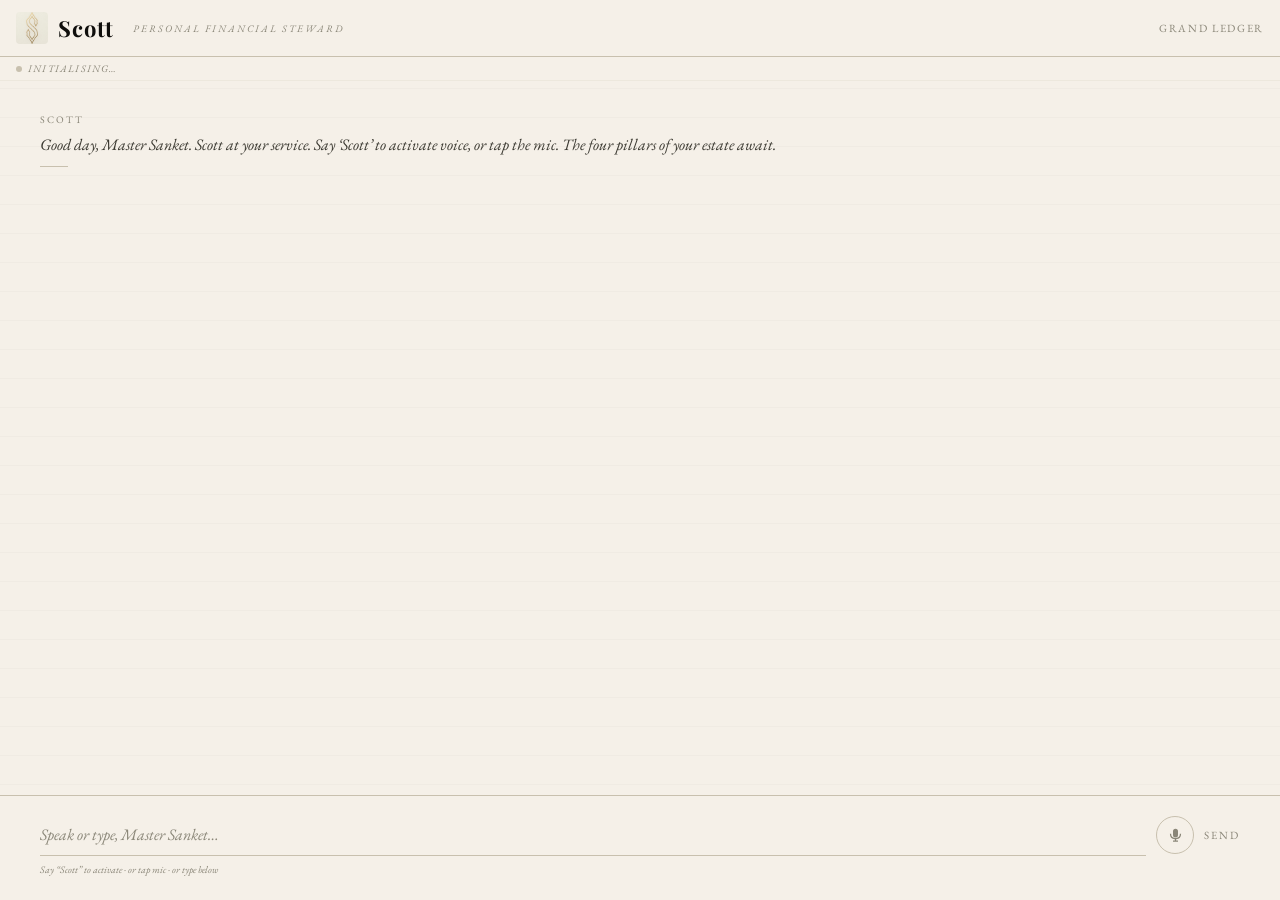
<file: index (1).html>
<!DOCTYPE html>
<html lang="en">
<head>
<meta charset="UTF-8">
<meta name="viewport" content="width=device-width, initial-scale=1.0, maximum-scale=1.0, user-scalable=no">
<meta name="theme-color" content="#f5f0e8">
<meta name="mobile-web-app-capable" content="yes">
<meta name="apple-mobile-web-app-capable" content="yes">
<meta name="apple-mobile-web-app-status-bar-style" content="default">
<meta name="apple-mobile-web-app-title" content="Scott">
<link rel="manifest" href="manifest.json">
<link rel="apple-touch-icon" href="apple-touch-icon.png">
<title>Scott</title>
<link href="https://fonts.googleapis.com/css2?family=Playfair+Display:ital,wght@0,400;0,600;0,700;1,400&family=EB+Garamond:ital,wght@0,400;0,500;1,400&display=swap" rel="stylesheet">
<style>
  :root{--parchment:#f5f0e8;--parchment-dark:#ede8dd;--ink:#0f0e0c;--ink-light:#3a3830;--ink-faint:#8a8678;--rule:#c8c0ae;--gold:#8B7355;}
  *{margin:0;padding:0;box-sizing:border-box;-webkit-tap-highlight-color:transparent;}
  html,body{height:100%;overflow:hidden;}
  body{background:var(--parchment);color:var(--ink);font-family:'EB Garamond',Georgia,serif;display:flex;flex-direction:column;height:100dvh;overscroll-behavior:none;}
  body::before{content:'';position:fixed;inset:0;background-image:repeating-linear-gradient(0deg,transparent,transparent 28px,rgba(0,0,0,0.018) 28px,rgba(0,0,0,0.018) 29px);pointer-events:none;z-index:0;}
  header{padding:12px 16px;display:flex;align-items:center;justify-content:space-between;border-bottom:1px solid var(--rule);position:relative;z-index:1;flex-shrink:0;background:var(--parchment);}
  .header-left{display:flex;align-items:center;gap:10px;}
  .header-icon{width:32px;height:32px;border-radius:4px;object-fit:cover;}
  .logo{font-family:'Playfair Display',Georgia,serif;font-size:22px;font-weight:700;letter-spacing:0.04em;}
  .logo-sub{font-size:10px;letter-spacing:0.2em;text-transform:uppercase;color:var(--ink-faint);font-style:italic;display:none;}
  @media(min-width:500px){.logo-sub{display:inline;margin-left:10px;}}
  .ledger-btn{font-family:'EB Garamond',serif;font-size:11px;letter-spacing:0.15em;text-transform:uppercase;color:var(--ink-faint);background:none;border:none;cursor:pointer;padding:6px 0;border-bottom:1px solid transparent;transition:color 0.2s,border-color 0.2s;white-space:nowrap;}
  .ledger-btn:hover{color:var(--ink);border-bottom-color:var(--ink);}
  .mic-status{display:flex;align-items:center;gap:6px;padding:5px 16px;font-size:10px;letter-spacing:0.12em;text-transform:uppercase;color:var(--ink-faint);font-style:italic;border-bottom:1px solid var(--parchment-dark);flex-shrink:0;position:relative;z-index:1;background:var(--parchment);}
  .mic-dot{width:6px;height:6px;border-radius:50%;background:var(--rule);flex-shrink:0;transition:background 0.3s;}
  .mic-dot.listening{background:#4a7c59;animation:pulse 1.5s ease-in-out infinite;}
  .mic-dot.active{background:var(--gold);animation:pulse 0.6s ease-in-out infinite;}
  .mic-dot.error{background:#9b2c2c;}
  @keyframes pulse{0%,100%{opacity:1;}50%{opacity:0.3;}}
  #chat{flex:1;overflow-y:auto;padding:20px 16px 8px;display:flex;flex-direction:column;gap:20px;position:relative;z-index:1;-webkit-overflow-scrolling:touch;}
  @media(min-width:600px){#chat{padding:32px 40px 8px;gap:24px;}}
  #chat::-webkit-scrollbar{width:3px;}#chat::-webkit-scrollbar-thumb{background:var(--rule);}
  .msg{display:flex;flex-direction:column;max-width:88%;animation:fadeUp 0.3s ease;}
  @media(min-width:600px){.msg{max-width:72%;}}
  @keyframes fadeUp{from{opacity:0;transform:translateY(8px);}to{opacity:1;transform:translateY(0);}}
  .msg.scott{align-self:flex-start;}.msg.user{align-self:flex-end;align-items:flex-end;}
  .msg-label{font-size:10px;letter-spacing:0.2em;text-transform:uppercase;color:var(--ink-faint);margin-bottom:5px;}
  .msg-bubble{font-size:15px;line-height:1.7;color:var(--ink-light);}
  @media(min-width:480px){.msg-bubble{font-size:16px;}}
  .msg.scott .msg-bubble{font-style:italic;}.msg.user .msg-bubble{color:var(--ink);font-style:normal;}
  .msg-rule{width:28px;height:1px;background:var(--rule);margin-top:8px;}
  .msg.user .msg-rule{align-self:flex-end;}
  .sync-badge{font-size:10px;letter-spacing:0.12em;text-transform:uppercase;margin-top:6px;color:var(--ink-faint);font-style:normal;}
  .sync-badge.ok{color:var(--gold);}.sync-badge.err{color:#9b2c2c;}
  .pillar-tag{display:inline-block;font-size:9px;letter-spacing:0.15em;text-transform:uppercase;padding:2px 7px;border:1px solid var(--rule);margin-bottom:5px;color:var(--ink-faint);font-style:normal;}
  .pillar-tag.income{border-color:#4a7c59;color:#4a7c59;}.pillar-tag.expense{border-color:#9b2c2c;color:#9b2c2c;}
  .pillar-tag.asset{border-color:#8B7355;color:#8B7355;}.pillar-tag.liability{border-color:#6b5b45;color:#6b5b45;}
  .typing{display:flex;align-items:center;gap:5px;padding:4px 0;}
  .typing span{width:4px;height:4px;border-radius:50%;background:var(--ink-faint);animation:blink 1.2s ease-in-out infinite;}
  .typing span:nth-child(2){animation-delay:0.2s;}.typing span:nth-child(3){animation-delay:0.4s;}
  @keyframes blink{0%,60%,100%{opacity:0.2;}30%{opacity:1;}}
  footer{border-top:1px solid var(--rule);padding:12px 16px max(12px,env(safe-area-inset-bottom));position:relative;z-index:1;flex-shrink:0;background:var(--parchment);}
  @media(min-width:600px){footer{padding:18px 40px 24px;}}
  .input-row{display:flex;align-items:center;gap:10px;}
  #input{flex:1;background:none;border:none;border-bottom:1px solid var(--rule);padding:10px 0;font-family:'EB Garamond',serif;font-size:16px;color:var(--ink);outline:none;transition:border-color 0.2s;min-width:0;}
  #input::placeholder{color:var(--ink-faint);font-style:italic;}
  #input:focus{border-bottom-color:var(--ink);}
  #mic-btn{width:38px;height:38px;border-radius:50%;background:none;border:1px solid var(--rule);display:flex;align-items:center;justify-content:center;cursor:pointer;flex-shrink:0;transition:border-color 0.2s,background 0.2s;color:var(--ink-faint);}
  #mic-btn:hover,#mic-btn.recording{border-color:var(--gold);color:var(--gold);background:rgba(139,115,85,0.08);}
  #mic-btn svg{width:15px;height:15px;fill:currentColor;}
  #send-btn{background:none;border:none;font-family:'EB Garamond',serif;font-size:11px;letter-spacing:0.18em;text-transform:uppercase;color:var(--ink-faint);cursor:pointer;padding:10px 0;transition:color 0.2s;white-space:nowrap;flex-shrink:0;}
  #send-btn:hover{color:var(--ink);}#send-btn:disabled{color:var(--rule);cursor:default;}
  .input-hint{margin-top:7px;font-size:10px;color:var(--ink-faint);font-style:italic;display:none;}
  @media(min-width:480px){.input-hint{display:block;}}
  #ledger-panel{display:none;position:fixed;inset:0;z-index:100;background:rgba(15,14,12,0.6);backdrop-filter:blur(2px);}
  #ledger-panel.open{display:flex;align-items:flex-end;justify-content:center;}
  @media(min-width:600px){#ledger-panel.open{align-items:center;}}
  .ledger-card{background:var(--parchment);border-top:1px solid var(--rule);width:100%;max-height:85vh;overflow-y:auto;padding:24px 20px 32px;position:relative;animation:slideUp 0.25s ease;border-radius:12px 12px 0 0;}
  @media(min-width:600px){.ledger-card{border:1px solid var(--rule);width:580px;max-height:82vh;padding:40px;border-radius:0;animation:slideUpCenter 0.25s ease;}}
  @keyframes slideUp{from{transform:translateY(100%);}to{transform:translateY(0);}}
  @keyframes slideUpCenter{from{transform:translateY(16px);opacity:0;}to{transform:translateY(0);opacity:1;}}
  .ledger-handle{width:36px;height:3px;background:var(--rule);border-radius:2px;margin:0 auto 18px;}
  @media(min-width:600px){.ledger-handle{display:none;}}
  .ledger-title{font-family:'Playfair Display',serif;font-size:20px;font-weight:600;margin-bottom:3px;}
  .ledger-subtitle{font-size:11px;letter-spacing:0.18em;text-transform:uppercase;color:var(--ink-faint);margin-bottom:24px;font-style:italic;}
  .ledger-close{position:absolute;top:18px;right:18px;background:none;border:none;font-family:'EB Garamond',serif;font-size:11px;letter-spacing:0.2em;text-transform:uppercase;color:var(--ink-faint);cursor:pointer;}
  .pillar{margin-bottom:22px;}
  .pillar-name{font-family:'Playfair Display',serif;font-size:14px;font-weight:600;border-bottom:1px solid var(--rule);padding-bottom:7px;margin-bottom:10px;display:flex;justify-content:space-between;align-items:baseline;}
  .pillar-total{font-family:'EB Garamond',serif;font-size:13px;color:var(--gold);font-style:italic;}
  .category-row{display:flex;justify-content:space-between;padding:4px 0 4px 14px;font-size:13px;color:var(--ink-light);border-bottom:1px dotted var(--parchment-dark);}
  .category-name{font-style:italic;}.category-amount{color:var(--ink-faint);font-size:12px;}
  .sub-row{display:flex;justify-content:space-between;padding:2px 0 2px 28px;font-size:12px;color:var(--ink-faint);}
  .empty-ledger{font-style:italic;color:var(--ink-faint);font-size:14px;text-align:center;padding:20px 0;}
</style>
</head>
<body>
<header>
  <div class="header-left">
    <img class="header-icon" src="apple-touch-icon.png" alt="S">
    <span class="logo">Scott</span>
    <span class="logo-sub">Personal Financial Steward</span>
  </div>
  <button class="ledger-btn" onclick="openLedger()">Grand Ledger</button>
</header>
<div class="mic-status">
  <div class="mic-dot" id="mic-dot"></div>
  <span id="mic-label">Initialising…</span>
</div>
<div id="chat"></div>
<footer>
  <div class="input-row">
    <input id="input" type="text" placeholder="Speak or type, Master Sanket…" autocomplete="off"/>
    <button id="mic-btn" onclick="toggleManualMic()" title="Tap to speak">
      <svg viewBox="0 0 24 24"><path d="M12 1a4 4 0 0 1 4 4v6a4 4 0 0 1-8 0V5a4 4 0 0 1 4-4zm-1 14.93A7.001 7.001 0 0 1 5 9H3a9 9 0 0 0 8 8.94V20H8v2h8v-2h-3v-2.07A9 9 0 0 0 21 9h-2a7 7 0 0 1-6 6.93z"/></svg>
    </button>
    <button id="send-btn" onclick="handleSend()">Send</button>
  </div>
  <div class="input-hint">Say “Scott” to activate · or tap mic · or type below</div>
</footer>
<div id="ledger-panel">
  <div class="ledger-card">
    <div class="ledger-handle"></div>
    <button class="ledger-close" onclick="closeLedger()">Close</button>
    <div class="ledger-title">The Grand Ledger</div>
    <div class="ledger-subtitle">A full accounting of your estate</div>
    <div id="ledger-body"></div>
  </div>
</div>
<script>

const APPS_SCRIPT_URL="https://script.google.com/macros/s/AKfycbymZobLtD6rkkG8VoJxsBryI8GRQtpR_xkGrUyIqn-O2CeF6yFczTpwEueMrrwpUg/exec";
const ledger={income:{},expenses:{},assets:{},liabilities:{}};
const TYPE_TO_PILLAR={income:"income",expense:"expenses",asset:"assets",liability:"liabilities"};

function parseAmount(text){
  const t=text.toLowerCase().replace(/,/g,'');
  const mults=[[/(\d+(?:\.\d+)?)\s*crore/,10000000],[/(\d+(?:\.\d+)?)\s*cr\b/,10000000],[/(\d+(?:\.\d+)?)\s*lakh/,100000],[/(\d+(?:\.\d+)?)\s*lac\b/,100000],[/(\d+(?:\.\d+)?)\s*million/,1000000],[/(\d+(?:\.\d+)?)\s*m\b/,1000000],[/(\d+(?:\.\d+)?)\s*thousand/,1000],[/(\d+(?:\.\d+)?)\s*k\b/,1000]];
  for(const[re,m]of mults){const x=t.match(re);if(x)return Math.round(parseFloat(x[1])*m);}
  const slangs=[/set\s+(?:me\s+)?back\s+[₹$]?\s*(\d+(?:\.\d+)?)/,/shell(?:ed)?\s+out\s+[₹$]?\s*(\d+(?:\.\d+)?)/,/came\s+to\s+[₹$]?\s*(\d+(?:\.\d+)?)/,/cost(?:s|ed)?\s+(?:me\s+)?[₹$]?\s*(\d+(?:\.\d+)?)/,/dropped\s+[₹$]?\s*(\d+(?:\.\d+)?)/,/blew\s+[₹$]?\s*(\d+(?:\.\d+)?)/,/forked\s+out\s+[₹$]?\s*(\d+(?:\.\d+)?)/,/coughed\s+up\s+[₹$]?\s*(\d+(?:\.\d+)?)/,/in\s+the\s+hole\s+(?:for\s+)?[₹$]?\s*(\d+(?:\.\d+)?)/,/(\d+(?:\.\d+)?)\s+in\s+the\s+hole/,/(?:sent|transferred|wired|gave)\s+(?:me\s+)?[₹$]?\s*(\d+(?:\.\d+)?)/,/[₹$]?\s*(\d+(?:\.\d+)?)\s+purchase/,/loan\s+of\s+[₹$]?\s*(\d+(?:\.\d+)?)/,/borrowed\s+[₹$]?\s*(\d+(?:\.\d+)?)/];
  for(const re of slangs){const x=t.match(re);if(x)return Math.round(parseFloat(x[1]));}
  const pa=t.match(/\b(?:for|at|worth|of|costing|paid|spent|received|got|send|sent)\s+[₹$]?\s*(\d+(?:\.\d+)?)\b/);
  if(pa)return Math.round(parseFloat(pa[1]));
  const cn=t.match(/[₹$]\s*(\d+(?:\.\d+)?)/);
  if(cn)return Math.round(parseFloat(cn[1]));
  const all=[...t.matchAll(/\b(\d+(?:\.\d+)?)\b/g)].map(m=>parseFloat(m[1])).filter(n=>n>0);
  if(!all.length)return null;
  return Math.round(Math.max(...all));
}
function buildNote(text){
  let t=text.replace(/^scott[,.\s]*/i,'').replace(/\b(i\s+)?(bought|purchased|got|received|paid|spent|earned|ordered|grabbed|picked\s+up|gave|tipped|donated|subscribed|renewed|recharged|filled|ate|dined|swiped|shed|bagged|won|invested\s+in|put\s+into|dropped|shelled\s+out|blew|forked\s+out|coughed\s+up|took\s+a?\s+loan\s+of?|borrowed|sold|used)\s*/i,'').replace(/set\s+(?:me\s+)?back\s+/i,'').replace(/shell(?:ed)?\s+out\s+/i,'').replace(/came\s+to\s+/i,'').replace(/\b(?:for|at|worth|costing)\s+[₹$]?[\d,.]+\s*(?:crore|cr|lakh|lac|million|thousand|k)?\b/gi,'').replace(/[₹$][\d,.]+\s*(?:crore|cr|lakh|lac|million|thousand|k)?\b/gi,'').replace(/\b[\d,.]+\s*(?:crore|cr|lakh|lac|million|thousand|k)\b/gi,'').replace(/\b\d+(?:\.\d+)?\b/g,'').replace(/\b(a|an|the|some|few|my|his|her|their|our|me|old|new|that|this)\b/gi,'').replace(/\s{2,}/g,' ').trim();
  return t||text.replace(/^scott[,.\s]*/i,'').trim();
}
function splitClauses(text){
  const parts=text.split(/\s+but\s+|\s+and\s+also\s+|\s+also\s+|\s+meanwhile\s+|\s+while\s+/i);
  if(parts.length>1&&parts.every(p=>p.trim().length>3))return parts.map(p=>p.trim());
  return[text];
}
const CONSUMED_SERVICES=/\b(gym\s*membership|membership|subscription|insurance|haircut|salon|massage|spa|consultation|class|course|coaching|tuition|recharge|ticket|pass|entry\s*fee|service\s*charge|maintenance\s*fee|annual\s*fee|processing\s*fee)\b/i;
const OWNED_THINGS=/\b(shares?|stocks?|equity|mutual\s*fund|mf\b|sip\b|elss|index\s*fund|etf\b|bitcoin|btc|ethereum|eth|crypto|nft|property|land|plot|flat|house|apartment|villa|bungalow|real\s*estate|gold|silver|sgb|sovereign\s*gold|digital\s*gold|fixed\s*deposit|fd\b|recurring\s*deposit|rd\b|ppf|nps|epf|scooter|motorcycle|activa|splendor|two\s*wheeler|car\b|suv|sedan|four\s*wheeler|vehicle|automobile|laptop|macbook|computer|desktop|ipad|tablet|iphone|smartphone|mobile\s*phone|refrigerator|washing\s*machine|air\s*conditioner|television|tv\b|furniture|sofa|bed|mattress|watch|jewellery|jewelry|ring|necklace|bracelet|camera|drone)\b/i;
const CONSUMED_THINGS=/\b(petrol|diesel|fuel|cng|groceries|grocery|vegetables|fruits|milk|eggs|bread|bananas?|chai|tea|coffee|snack|biscuit|pizza|burger|biryani|dosa|meal|lunch|dinner|breakfast|rent\b|electricity|water\s*bill|gas\s*cylinder|lpg|internet|wifi|broadband|mobile\s*bill|postpaid|prepaid|recharge|netflix|spotify|hotstar|amazon\s*prime|youtube\s*premium|medicine|capsule|pharmacy|uber|ola|rapido|auto\s*fare|cab\s*fare|metro|bus\s*fare|train\s*fare|flight\s*ticket|toll|parking|donation|charity|school\s*fee|college\s*fee|exam\s*fee)\b/i;
const LIABILITY_SIGNALS=/\b(emi|home\s*loan|car\s*loan|personal\s*loan|education\s*loan|business\s*loan|credit\s*card\s*(bill|due|payment)|cc\s*bill|cc\s*due|mortgage|loan\s*repayment|borrowed|owe\b|debt\b|outstanding|simpl|lazypay|bnpl|buy\s*now\s*pay\s*later|slice\b|in\s*the\s*hole|took\s*a\s*loan|take\s*a\s*loan|took\s*loan|used\s*(my\s*)?credit\s*card)\b/i;
const LIQUIDATION_VERBS=/\b(sold|redeemed|withdrew|liquidated|cashed\s*out|encashed|sold\s*off)\b/i;
const INCOME_SIGNALS=/\b(salary|salry|stipend|bonus|dividend|interest\s*received|rent\s*received|royalty|pension|commission|freelance|consulting\s*fee|project\s*payment|tax\s*refund|cashback|gift\s*money|birthday\s*money|reimbursement|prize|reward|got\s*paid|credited|sent\s*me|wired\s*me|transferred\s*to\s*me|dad\s*sent|mom\s*sent|friend\s*sent|bhai\s*sent|income)\b/i;
const EXPENSE_SLANG=/\b(spent|paid\s*for|swiped|shelled?\s*out|forked\s*out|coughed\s*up|set\s*me\s*back|came\s*to|shell\s*out|donated|subscribed|recharged|tipped|gave\s*away|splurged|burned)\b/i;
function detectType(text){
  const t=text.toLowerCase();
  if(LIABILITY_SIGNALS.test(t))return"liability";
  if(LIQUIDATION_VERBS.test(t))return"income";
  if(INCOME_SIGNALS.test(t))return"income";
  if(CONSUMED_SERVICES.test(t))return"expense";
  if(OWNED_THINGS.test(t)&&!CONSUMED_THINGS.test(t))return"asset";
  if(CONSUMED_THINGS.test(t))return"expense";
  if(EXPENSE_SLANG.test(t))return"expense";
  if(/\b(bought|purchased|paid|gave|ordered|grabbed|ate|dined|got\s+a)\b/.test(t)&&!INCOME_SIGNALS.test(t))return"expense";
  if(/\b(got|received|sent\s+me|gives?\s+me)\b/.test(t)&&parseAmount(t))return"income";
  if(/\b(cash\s*in\s*hand|cash\s*on\s*hand|kept\s*cash|have\s*cash|holding\s*cash)\b/.test(t))return"asset";
  return null;
}
const EC=[{c:"food",s:"groceries",r:/\b(grocery|groceries|supermarket|bigbasket|blinkit|zepto|kirana|vegetables|sabzi|ration)\b/i},{c:"food",s:"dining_out",r:/\b(restaurant|dine|dining|cafe|zomato|swiggy|food\s*delivery|biryani|pizza|burger|dosa|idli|thali|paratha|noodles|dinner|lunch|breakfast|brunch)\b/i},{c:"food",s:"fruits_veggies",r:/\b(banana|apple|mango|orange|fruit|tomato|onion|potato)\b/i},{c:"food",s:"snacks",r:/\b(snack|biscuit|chips|namkeen|chocolate|candy|mithai|bakery|maggi)\b/i},{c:"food",s:"chai_coffee",r:/\b(chai|tea|coffee|cappuccino|latte)\b/i},{c:"food",s:"milk_dairy",r:/\b(milk|curd|paneer|ghee|butter|cheese|dairy)\b/i},{c:"food",s:"delivery_tip",r:/\b(delivery\s*guy|delivery\s*boy|tip\b|tipped|bhaiya)\b/i},{c:"transport",s:"fuel",r:/\b(petrol|diesel|fuel|cng|filling)\b/i},{c:"transport",s:"cab",r:/\b(uber|ola|rapido|cab|taxi|auto|rickshaw)\b/i},{c:"transport",s:"metro_bus",r:/\b(metro|bus\s*fare|ksrtc|msrtc|tube)\b/i},{c:"transport",s:"train",r:/\b(train|railway|irctc|tatkal)\b/i},{c:"transport",s:"flight",r:/\b(flight|airline|airfare|indigo|air\s*india|spicejet|plane)\b/i},{c:"transport",s:"toll_parking",r:/\b(toll|fastag|parking)\b/i},{c:"transport",s:"servicing",r:/\b(servicing|mechanic|tyre|oil\s*change)\b/i},{c:"health",s:"gym_fitness",r:/\b(gym|fitness|workout|crossfit|yoga|zumba|membership)\b/i},{c:"health",s:"medicine",r:/\b(medicine|capsule|syrup|pharmacy|chemist|1mg|netmeds|apollo)\b/i},{c:"health",s:"doctor",r:/\b(doctor|physician|clinic|consultation|checkup|hospital|dentist|specialist)\b/i},{c:"health",s:"supplements",r:/\b(protein|whey|supplement|vitamin|creatine|bcaa|omega)\b/i},{c:"utilities",s:"electricity",r:/\b(electricity|electric\s*bill|power\s*bill|bescom|msedcl)\b/i},{c:"utilities",s:"internet",r:/\b(internet|wifi|broadband|jio\s*fiber|airtel\s*fiber)\b/i},{c:"utilities",s:"mobile",r:/\b(recharge|mobile\s*bill|postpaid|prepaid|jio|airtel|vodafone)\b/i},{c:"utilities",s:"gas",r:/\b(lpg|gas\s*cylinder|cooking\s*gas|indane|hp\s*gas|bharat\s*gas)\b/i},{c:"utilities",s:"rent",r:/\b(rent\b|landlord|pg\b|paying\s*guest|hostel)\b/i},{c:"entertainment",s:"streaming",r:/\b(netflix|amazon\s*prime|hotstar|disney|zee5|sony\s*liv|jiocinema|youtube\s*premium|spotify|apple\s*music)\b/i},{c:"entertainment",s:"movies",r:/\b(movie|film|cinema|theatre|bookmyshow|pvr|inox)\b/i},{c:"entertainment",s:"gaming",r:/\b(game|gaming|steam|playstation|xbox|bgmi|pubg|valorant)\b/i},{c:"entertainment",s:"outing",r:/\b(dinner\s*with|outing|party|celebration|treat\b|get\s*together)\b/i},{c:"education",s:"courses",r:/\b(udemy|coursera|skillshare|unacademy|byjus|vedantu|masterclass|course\s*fee)\b/i},{c:"education",s:"books",r:/\b(book\b|textbook|novel|kindle)\b/i},{c:"education",s:"fees",r:/\b(school\s*fee|college\s*fee|tuition|coaching|exam\s*fee|admission)\b/i},{c:"shopping",s:"clothing",r:/\b(clothes|shirt|jeans|tshirt|kurta|saree|dress|shoes|sneakers|jacket|myntra|ajio|zara)\b/i},{c:"shopping",s:"personal_care",r:/\b(shampoo|soap|facewash|moisturizer|perfume|deodorant|salon|haircut|spa|nykaa)\b/i},{c:"finance",s:"insurance_premium",r:/\b(insurance\s*premium|policy\s*premium|lic\s*premium|term\s*plan)\b/i},{c:"finance",s:"tax",r:/\b(income\s*tax|gst|tds|advance\s*tax)\b/i},{c:"social",s:"gifts",r:/\b(gift\b|present\b|birthday\s*gift|wedding\s*gift)\b/i},{c:"social",s:"donation",r:/\b(donate|donation|charity|ngo|temple|church|mosque|gurudwara)\b/i}];
const IC=[{c:"active_income",s:"salary",r:/\b(salary|paycheck|ctc|monthly\s*pay|stipend)\b/i},{c:"active_income",s:"bonus",r:/\b(bonus|incentive|appraisal|hike)\b/i},{c:"active_income",s:"freelance",r:/\b(freelance|contract|gig|fiverr|upwork|project\s*payment|client\s*paid)\b/i},{c:"active_income",s:"consulting",r:/\b(consult|consulting|advisory)\b/i},{c:"active_income",s:"business",r:/\b(business\s*income|profit|revenue|sales\s*income)\b/i},{c:"passive_income",s:"dividends",r:/\b(dividend)\b/i},{c:"passive_income",s:"interest",r:/\b(interest\s*received|fd\s*interest|savings\s*interest)\b/i},{c:"passive_income",s:"rental_income",r:/\b(rent\s*received|rental\s*income|tenant)\b/i},{c:"passive_income",s:"capital_gains",r:/\b(sold\s*shares|sold\s*stocks|sold\s*mutual|redeemed|capital\s*gain)\b/i},{c:"passive_income",s:"asset_sale",r:/\b(sold\s*my|sold\s*old|sold\s*the)\b/i},{c:"windfall",s:"gift_received",r:/\b(gift\s*received|gifted|birthday\s*money|cash\s*gift|diwali\s*bonus|dad\s*sent|mom\s*sent|friend\s*sent|bhai\s*sent|sent\s*me|wired\s*me)\b/i},{c:"windfall",s:"cashback_refund",r:/\b(cashback|cash\s*back|refund|reimbursement)\b/i},{c:"windfall",s:"prize_reward",r:/\b(won|prize|reward|lottery|competition)\b/i}];
const AC=[{c:"investments",s:"stocks",r:/\b(shares?|stocks?|equity|nse|bse)\b/i},{c:"investments",s:"mutual_fund",r:/\b(mutual\s*fund|mf\b|sip\b|elss|index\s*fund|etf\b)\b/i},{c:"investments",s:"fixed_deposit",r:/\b(fixed\s*deposit|fd\b|recurring\s*deposit|rd\b)\b/i},{c:"investments",s:"ppf_nps_epf",r:/\b(ppf|nps|epf)\b/i},{c:"investments",s:"real_estate",r:/\b(property|land|plot|flat|house|apartment|villa|bungalow)\b/i},{c:"crypto",s:"bitcoin",r:/\b(bitcoin|btc)\b/i},{c:"crypto",s:"ethereum",r:/\b(ethereum|eth)\b/i},{c:"crypto",s:"altcoin",r:/\b(crypto|coin|token|binance|wazirx)\b/i},{c:"precious_metals",s:"gold",r:/\b(gold|sgb|sovereign\s*gold|digital\s*gold)\b/i},{c:"precious_metals",s:"silver",r:/\bsilver\b/i},{c:"precious_metals",s:"watch_jewelry",r:/\b(watch|jewellery|jewelry|ring|necklace|bracelet)\b/i},{c:"depreciating_assets",s:"two_wheeler",r:/\b(scooter|motorcycle|bike|activa|splendor|two\s*wheeler)\b/i},{c:"depreciating_assets",s:"car",r:/\b(car\b|suv|sedan|four\s*wheeler|automobile)\b/i},{c:"depreciating_assets",s:"laptop",r:/\b(laptop|macbook|computer|desktop)\b/i},{c:"depreciating_assets",s:"smartphone",r:/\b(iphone|smartphone|mobile\s*phone|oneplus|samsung\s*phone)\b/i},{c:"depreciating_assets",s:"appliances",r:/\b(refrigerator|washing\s*machine|air\s*conditioner|tv\b|television)\b/i},{c:"depreciating_assets",s:"camera_drone",r:/\b(camera|drone|gopro)\b/i},{c:"liquid_assets",s:"cash_in_hand",r:/\b(cash\s*in\s*hand|cash\s*on\s*hand|kept\s*cash|holding\s*cash)\b/i},{c:"liquid_assets",s:"savings_account",r:/\b(savings\s*account|current\s*account|deposited\s*in\s*bank)\b/i}];
const LC=[{c:"long_term_loans",s:"home_loan",r:/\b(home\s*loan|house\s*loan|mortgage|housing\s*loan)\b/i},{c:"long_term_loans",s:"car_loan",r:/\b(car\s*loan|vehicle\s*loan|auto\s*loan)\b/i},{c:"long_term_loans",s:"education_loan",r:/\b(education\s*loan|student\s*loan)\b/i},{c:"long_term_loans",s:"personal_loan",r:/\b(personal\s*loan|took\s*a\s*loan|take\s*a\s*loan)\b/i},{c:"short_term_dues",s:"credit_card_bill",r:/\b(credit\s*card|cc\s*bill|cc\s*due|used\s*credit\s*card)\b/i},{c:"short_term_dues",s:"emi",r:/\b(emi|instalment|installment|equated)\b/i},{c:"short_term_dues",s:"bnpl",r:/\b(simpl|lazypay|bnpl|buy\s*now\s*pay\s*later|slice\b)\b/i},{c:"informal_debts",s:"borrowed_money",r:/\b(borrowed|owe\b|lent\s*by|friend\s*gave|family\s*gave|in\s*the\s*hole|roommate)\b/i}];
function detectCategory(text,type){
  const rules=type==="expense"?EC:type==="income"?IC:type==="asset"?AC:LC;
  for(const{c,s,r}of rules){if(r.test(text))return{main_category:c,sub_category:s};}
  const t=text.toLowerCase();
  const noun=t.match(/\b(?:on|for|at|in|into|of)\s+(?:a\s+|an\s+|the\s+)?([a-z]+(?:\s+[a-z]+)?)/);
  const sub=noun?noun[1].trim().replace(/\s+/g,'_').replace(/[^a-z0-9_]/g,''):"general";
  return{main_category:{expense:"misc",income:"other",asset:"other",liability:"other"}[type]||"misc",sub_category:sub};
}
function parseTransaction(text){
  const amount=parseAmount(text);if(!amount)return null;
  const type=detectType(text);if(!type)return null;
  const{main_category,sub_category}=detectCategory(text,type);
  return{type,amount,main_category,sub_category,note:buildNote(text)};
}
function parseAll(text){return splitClauses(text).map(c=>parseTransaction(c)).filter(Boolean);}
function fmt(n){return Number(n).toLocaleString('en-IN');}
function humanize(s){return(s||'').replace(/_/g,' ');}
function rand(arr){return arr[Math.floor(Math.random()*arr.length)];}
const REPLIES={
  expense:[(c,s,a,n)=>`Duly noted, Sir. \u20b9${fmt(a)} for ${n} recorded under ${humanize(c)} \u2014 ${humanize(s)}.`,(c,s,a,n)=>`Of course, Master Sanket. ${n} at \u20b9${fmt(a)}, filed under ${humanize(c)}. Consumption acknowledged.`,(c,s,a,n)=>`Recorded, Sir. \u20b9${fmt(a)} on ${n}. The harvest diminishes, though the estate endures.`,(c,s,a,n)=>`As you instruct. \u20b9${fmt(a)} \u2014 ${humanize(s)} under ${humanize(c)} \u2014 entered accordingly.`],
  income:[(c,s,a,n)=>`Splendid news, Master Sanket. \u20b9${fmt(a)} in ${humanize(s)} credited to the estate.`,(c,s,a,n)=>`Excellent, Sir. \u20b9${fmt(a)} received \u2014 entered into ${humanize(c)} with pleasure.`,(c,s,a,n)=>`A welcome inflow, Master Sanket. \u20b9${fmt(a)} from ${n} duly noted.`],
  asset:[(c,s,a,n)=>`A fine acquisition, Master Sanket. ${n} at \u20b9${fmt(a)} added to holdings under ${humanize(c)}.`,(c,s,a,n)=>`Prudent as ever, Sir. \u20b9${fmt(a)} in ${humanize(s)} now stands among your assets.`,(c,s,a,n)=>`Recorded in the asset ledger, Sir. ${n} at \u20b9${fmt(a)} \u2014 a sound addition.`],
  liability:[(c,s,a,n)=>`Noted, Sir. \u20b9${fmt(a)} under ${humanize(s)} entered as a liability. A gentleman's debt is managed promptly.`,(c,s,a,n)=>`The \u20b9${fmt(a)} ${humanize(s)} obligation is now recorded, Master Sanket.`,(c,s,a,n)=>`Recorded, Sir. \u20b9${fmt(a)} owed under ${humanize(c)}. The neighbouring kingdom shall be paid in due course.`],
  confused:["I'm afraid I couldn't identify both an amount and a transaction in that, Sir. Might you rephrase?","Forgive me, Master Sanket \u2014 I caught the intent but not the figures. Could you include the amount?","My records require a sum, Sir. Do elaborate with the figure in question.","An intriguing statement, Sir, but the ledger needs a number to proceed. Might you oblige?"]
};
function generateReply(txn){
  if(!txn)return rand(REPLIES.confused);
  const{type,amount,main_category:c,sub_category:s,note:n}=txn;
  return rand(REPLIES[type]||REPLIES.confused)(c,s,amount,n);
}
const ST=[
  {r:/\b(hello|hi\b|hey\b|good\s*morning|good\s*evening|good\s*night)\b/i,fn:()=>rand(["At your service, Master Sanket. The ledger is open.","Good to hear from you, Sir. Shall we attend to the accounts?","Always present, Sir."])},
  {r:/\b(thank|thanks|great\s*job|well\s*done|good\s*job|amazing|excellent|brilliant)\b/i,fn:()=>rand(["You are most gracious, Sir. I merely perform my duties.","Thank you, Master Sanket. Your approval is the finest reward.","Most kind, Sir."])},
  {r:/\b(balance|total|summary|net\s*worth|how\s*much)\b/i,fn:()=>"Kindly open The Grand Ledger above, Sir \u2014 a full accounting of all four pillars."},
  {r:/\b(help|what\s*can\s*you|how\s*do\s*i|how\s*to)\b/i,fn:()=>"Simply speak or type any transaction, Sir. Say 'Scott' to activate voice, or use the mic button."},
];
function checkSmallTalk(text){for(const{r,fn}of ST){if(r.test(text))return fn();}return null;}
let recognition=null,isListeningForCommand=false,manualMicActive=false;
function setMicState(state,text){document.getElementById('mic-dot').className='mic-dot '+state;document.getElementById('mic-label').textContent=text;}
function initVoice(){
  const SR=window.SpeechRecognition||window.webkitSpeechRecognition;
  if(!SR){setMicState('error','Voice not supported');return;}
  recognition=new SR();recognition.continuous=false;recognition.interimResults=false;recognition.lang='en-IN';
  recognition.onstart=()=>{if(isListeningForCommand||manualMicActive){setMicState('active','Listening\u2026');document.getElementById('mic-btn').classList.add('recording');}else{setMicState('listening','Waiting for \u201cScott\u201d\u2026');}};
  recognition.onresult=(event)=>{
    const transcript=Array.from(event.results[event.results.length-1]).map(r=>r.transcript).join(' ').toLowerCase().trim();
    if(isListeningForCommand||manualMicActive){
      isListeningForCommand=false;manualMicActive=false;
      if(transcript.trim()){document.getElementById('input').value=transcript;handleSend();}
    }else if(/\bscott\b/.test(transcript)){
      const after=transcript.replace(/.*\bscott[,.]?\s*/i,'').trim();
      if(after.length>3){document.getElementById('input').value=after;handleSend();}
      else{isListeningForCommand=true;setMicState('active','Scott is listening\u2026');}
    }
  };
  recognition.onend=()=>{document.getElementById('mic-btn').classList.remove('recording');isListeningForCommand=false;manualMicActive=false;setTimeout(startListening,400);};
  recognition.onerror=(e)=>{if(e.error==='not-allowed'){setMicState('error','Mic access denied');return;}document.getElementById('mic-btn').classList.remove('recording');isListeningForCommand=false;manualMicActive=false;setTimeout(startListening,600);};
  startListening();
}
function startListening(){if(!recognition||isListeningForCommand||manualMicActive)return;try{recognition.start();}catch(e){}}
function toggleManualMic(){if(!recognition)return;try{recognition.stop();}catch(e){}setTimeout(()=>{manualMicActive=true;try{recognition.start();}catch(e){}},250);}
function appendMsg(role,text,txn){
  const chat=document.getElementById('chat');
  const div=document.createElement('div');div.className='msg '+role;
  const label=document.createElement('div');label.className='msg-label';label.textContent=role==='scott'?'Scott':'Master Sanket';div.appendChild(label);
  if(txn&&role==='scott'){const tag=document.createElement('div');tag.className='pillar-tag '+txn.type;tag.textContent={income:'Income',expense:'Expense',asset:'Asset',liability:'Liability'}[txn.type]||txn.type;div.appendChild(tag);}
  const bubble=document.createElement('div');bubble.className='msg-bubble';bubble.textContent=text;div.appendChild(bubble);
  if(txn){const badge=document.createElement('div');badge.className='sync-badge';badge.textContent='\u00b7 Updating the ledger\u2026';const id='b'+Date.now()+Math.random();badge.id=id;div.dataset.badgeId=id;div.appendChild(badge);}
  const rule=document.createElement('div');rule.className='msg-rule';div.appendChild(rule);
  chat.appendChild(div);chat.scrollTop=chat.scrollHeight;return div;
}
function updateBadge(div,state){const b=document.getElementById(div.dataset.badgeId);if(!b)return;b.className='sync-badge '+(state==='ok'?'ok':'err');b.textContent=state==='ok'?'\u00b7 Ledger updated.':'\u00b7 Could not reach the ledger, Sir.';}
function showTyping(){const chat=document.getElementById('chat');const div=document.createElement('div');div.className='msg scott';div.id='typing';const l=document.createElement('div');l.className='msg-label';l.textContent='Scott';const t=document.createElement('div');t.className='typing';t.innerHTML='<span></span><span></span><span></span>';div.appendChild(l);div.appendChild(t);chat.appendChild(div);chat.scrollTop=chat.scrollHeight;}
function removeTyping(){const t=document.getElementById('typing');if(t)t.remove();}
function updateLedger(txn){const p=TYPE_TO_PILLAR[txn.type];if(!ledger[p][txn.main_category])ledger[p][txn.main_category]={};if(!ledger[p][txn.main_category][txn.sub_category])ledger[p][txn.main_category][txn.sub_category]=0;ledger[p][txn.main_category][txn.sub_category]+=txn.amount;}
async function syncToSheet(txn){const params=new URLSearchParams({datetime:new Date().toISOString(),amount:(txn.type==='expense'||txn.type==='liability')?-txn.amount:txn.amount,type:txn.type,main_category:txn.main_category,sub_category:txn.sub_category,note:txn.note});await fetch(APPS_SCRIPT_URL+'?'+params.toString(),{mode:'no-cors'});}
function openLedger(){
  const body=document.getElementById('ledger-body');
  const pillars=[{key:'income',label:'Income \u2014 The Inflow'},{key:'expenses',label:'Expenses \u2014 The Outflow'},{key:'assets',label:'Assets \u2014 The Wealth'},{key:'liabilities',label:'Liabilities \u2014 The Debt'}];
  let html='';let hasAny=false;
  pillars.forEach(p=>{const cats=ledger[p.key];if(!Object.keys(cats).length)return;hasAny=true;let total=0;let cHtml='';Object.entries(cats).forEach(([cat,subs])=>{const ct=Object.values(subs).reduce((a,b)=>a+b,0);total+=ct;cHtml+='<div class="category-row"><span class="category-name">'+humanize(cat)+'</span><span class="category-amount">\u20b9'+fmt(ct)+'</span></div>';Object.entries(subs).forEach(([sub,amt])=>{cHtml+='<div class="sub-row"><span>'+humanize(sub)+'</span><span>\u20b9'+fmt(amt)+'</span></div>';});});html+='<div class="pillar"><div class="pillar-name"><span>'+p.label+'</span><span class="pillar-total">\u20b9'+fmt(total)+'</span></div>'+cHtml+'</div>';});
  body.innerHTML=hasAny?html:'<div class="empty-ledger">The ledger awaits its first entry, Sir.</div>';
  document.getElementById('ledger-panel').classList.add('open');
}
function closeLedger(){document.getElementById('ledger-panel').classList.remove('open');}
async function handleSend(){
  const input=document.getElementById('input');const text=input.value.trim();if(!text)return;
  input.value='';input.disabled=true;document.getElementById('send-btn').disabled=true;
  appendMsg('user',text);showTyping();
  await new Promise(r=>setTimeout(r,380));removeTyping();
  const st=checkSmallTalk(text);
  if(st){appendMsg('scott',st);input.disabled=false;document.getElementById('send-btn').disabled=false;input.focus();return;}
  const parsed=parseAll(text);
  if(parsed.length===0){appendMsg('scott',rand(REPLIES.confused));}
  else if(parsed.length===1){const txn=parsed[0];const msgDiv=appendMsg('scott',generateReply(txn),txn);try{await syncToSheet(txn);updateBadge(msgDiv,'ok');updateLedger(txn);}catch(e){updateBadge(msgDiv,'err');}}
  else{const labels={income:'Income',expense:'Expense',asset:'Asset',liability:'Liability'};appendMsg('scott','Two entries to record, Sir: '+parsed.map(txn=>labels[txn.type]+': \u20b9'+fmt(txn.amount)+' ('+humanize(txn.sub_category)+')').join(' \u00b7 ')+'.');for(const txn of parsed){const msgDiv=appendMsg('scott',generateReply(txn),txn);try{await syncToSheet(txn);updateBadge(msgDiv,'ok');updateLedger(txn);}catch(e){updateBadge(msgDiv,'err');}}}
  input.disabled=false;document.getElementById('send-btn').disabled=false;input.focus();
}
document.getElementById('input').addEventListener('keydown',e=>{if(e.key==='Enter')handleSend();});
if('serviceWorker' in navigator){window.addEventListener('load',()=>navigator.serviceWorker.register('./sw.js', {scope: './'}).catch(()=>{}));}
window.addEventListener('load',()=>{
  setTimeout(()=>{
    appendMsg('scott',"Good day, Master Sanket. Scott at your service. Say \u2018Scott\u2019 to activate voice, or tap the mic. The four pillars of your estate await.");
    initVoice();
  },400);
});

</script>
</body>
</html>
</file>
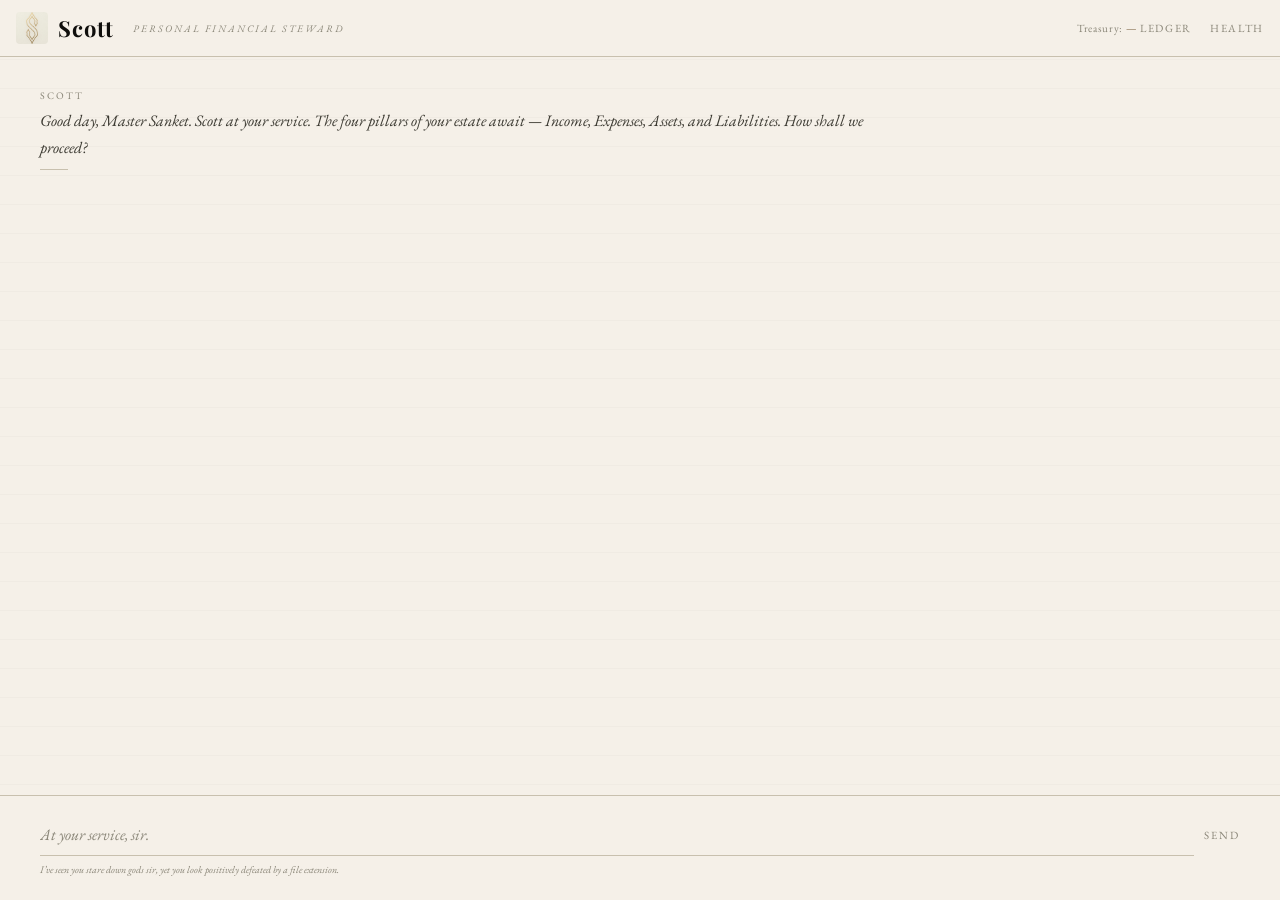
<file: index (10).html>
<!DOCTYPE html>
<html lang="en">
<head>
<meta charset="UTF-8">
<meta name="viewport" content="width=device-width, initial-scale=1.0, maximum-scale=1.0, user-scalable=no">
<meta name="theme-color" content="#f5f0e8">
<meta name="mobile-web-app-capable" content="yes">
<meta name="apple-mobile-web-app-capable" content="yes">
<meta name="apple-mobile-web-app-status-bar-style" content="default">
<meta name="apple-mobile-web-app-title" content="Scott">
<link rel="manifest" href="manifest.json">
<link rel="apple-touch-icon" href="apple-touch-icon.png">
<title>Scott</title>
<link href="https://fonts.googleapis.com/css2?family=Playfair+Display:ital,wght@0,400;0,600;0,700;1,400&family=EB+Garamond:ital,wght@0,400;0,500;1,400&display=swap" rel="stylesheet">
<style>
  :root{--parchment:#f5f0e8;--parchment-dark:#ede8dd;--ink:#0f0e0c;--ink-light:#3a3830;--ink-faint:#8a8678;--rule:#c8c0ae;--gold:#8B7355;}
  *{margin:0;padding:0;box-sizing:border-box;-webkit-tap-highlight-color:transparent;}
  html,body{height:100%;overflow:hidden;}
  body{background:var(--parchment);color:var(--ink);font-family:'EB Garamond',Georgia,serif;display:flex;flex-direction:column;height:100dvh;overscroll-behavior:none;}
  body::before{content:'';position:fixed;inset:0;background-image:repeating-linear-gradient(0deg,transparent,transparent 28px,rgba(0,0,0,0.018) 28px,rgba(0,0,0,0.018) 29px);pointer-events:none;z-index:0;}
  header{padding:12px 16px;display:flex;align-items:center;justify-content:space-between;border-bottom:1px solid var(--rule);position:relative;z-index:1;flex-shrink:0;background:var(--parchment);}
  .header-left{display:flex;align-items:center;gap:10px;}
  .header-icon{width:32px;height:32px;border-radius:4px;object-fit:cover;}
  .logo{font-family:'Playfair Display',Georgia,serif;font-size:22px;font-weight:700;letter-spacing:0.04em;}
  .logo-sub{font-size:10px;letter-spacing:0.2em;text-transform:uppercase;color:var(--ink-faint);font-style:italic;display:none;}
  @media(min-width:500px){.logo-sub{display:inline;margin-left:10px;}}
  .ledger-btn{font-family:'EB Garamond',serif;font-size:11px;letter-spacing:0.15em;text-transform:uppercase;color:var(--ink-faint);background:none;border:none;cursor:pointer;padding:6px 0;border-bottom:1px solid transparent;transition:color 0.2s,border-color 0.2s;white-space:nowrap;}
  .ledger-btn:hover{color:var(--ink);border-bottom-color:var(--ink);}

  #chat{flex:1;overflow-y:auto;padding:20px 16px 8px;display:flex;flex-direction:column;gap:20px;position:relative;z-index:1;-webkit-overflow-scrolling:touch;}
  @media(min-width:600px){#chat{padding:32px 40px 8px;gap:24px;}}
  #chat::-webkit-scrollbar{width:3px;}#chat::-webkit-scrollbar-thumb{background:var(--rule);}
  .msg{display:flex;flex-direction:column;max-width:88%;animation:fadeUp 0.3s ease;}
  @media(min-width:600px){.msg{max-width:72%;}}
  @keyframes fadeUp{from{opacity:0;transform:translateY(8px);}to{opacity:1;transform:translateY(0);}}
  .msg.scott{align-self:flex-start;}.msg.user{align-self:flex-end;align-items:flex-end;}
  .msg-label{font-size:10px;letter-spacing:0.2em;text-transform:uppercase;color:var(--ink-faint);margin-bottom:5px;}
  .msg-bubble{font-size:15px;line-height:1.7;color:var(--ink-light);}
  @media(min-width:480px){.msg-bubble{font-size:16px;}}
  .msg.scott .msg-bubble{font-style:italic;}.msg.user .msg-bubble{color:var(--ink);font-style:normal;}
  .msg-rule{width:28px;height:1px;background:var(--rule);margin-top:8px;}
  .msg.user .msg-rule{align-self:flex-end;}
  .sync-badge{font-size:10px;letter-spacing:0.12em;text-transform:uppercase;margin-top:6px;color:var(--ink-faint);font-style:normal;}
  .sync-badge.ok{color:var(--gold);}.sync-badge.err{color:#9b2c2c;}
  .pillar-tag{display:inline-block;font-size:9px;letter-spacing:0.15em;text-transform:uppercase;padding:2px 7px;border:1px solid var(--rule);margin-bottom:5px;color:var(--ink-faint);font-style:normal;}
  .pillar-tag.income{border-color:#4a7c59;color:#4a7c59;}.pillar-tag.expense{border-color:#9b2c2c;color:#9b2c2c;}
  .pillar-tag.asset{border-color:#8B7355;color:#8B7355;}.pillar-tag.liability{border-color:#6b5b45;color:#6b5b45;}
  .typing{display:flex;align-items:center;gap:5px;padding:4px 0;}
  .typing span{width:4px;height:4px;border-radius:50%;background:var(--ink-faint);animation:blink 1.2s ease-in-out infinite;}
  .typing span:nth-child(2){animation-delay:0.2s;}.typing span:nth-child(3){animation-delay:0.4s;}
  @keyframes blink{0%,60%,100%{opacity:0.2;}30%{opacity:1;}}
  footer{border-top:1px solid var(--rule);padding:12px 16px max(12px,env(safe-area-inset-bottom));position:relative;z-index:1;flex-shrink:0;background:var(--parchment);}
  @media(min-width:600px){footer{padding:18px 40px 24px;}}
  .input-row{display:flex;align-items:center;gap:10px;}
  #input{flex:1;background:none;border:none;border-bottom:1px solid var(--rule);padding:10px 0;font-family:'EB Garamond',serif;font-size:16px;color:var(--ink);outline:none;transition:border-color 0.2s;min-width:0;}
  #input::placeholder{color:var(--ink-faint);font-style:italic;}
  #input:focus{border-bottom-color:var(--ink);}

  #send-btn{background:none;border:none;font-family:'EB Garamond',serif;font-size:11px;letter-spacing:0.18em;text-transform:uppercase;color:var(--ink-faint);cursor:pointer;padding:10px 0;transition:color 0.2s;white-space:nowrap;flex-shrink:0;}
  #send-btn:hover{color:var(--ink);}#send-btn:disabled{color:var(--rule);cursor:default;}
  .input-hint{margin-top:7px;font-size:10px;color:var(--ink-faint);font-style:italic;display:none;}
  @media(min-width:480px){.input-hint{display:block;}}
  #ledger-panel{display:none;position:fixed;inset:0;z-index:100;background:rgba(15,14,12,0.6);backdrop-filter:blur(2px);}
  #ledger-panel.open{display:flex;align-items:flex-end;justify-content:center;}
  @media(min-width:600px){#ledger-panel.open{align-items:center;}}
  .ledger-card{background:var(--parchment);border-top:1px solid var(--rule);width:100%;max-height:85vh;overflow-y:auto;padding:24px 20px 32px;position:relative;animation:slideUp 0.25s ease;border-radius:12px 12px 0 0;}
  @media(min-width:600px){.ledger-card{border:1px solid var(--rule);width:580px;max-height:82vh;padding:40px;border-radius:0;animation:slideUpCenter 0.25s ease;}}
  @keyframes slideUp{from{transform:translateY(100%);}to{transform:translateY(0);}}
  @keyframes slideUpCenter{from{transform:translateY(16px);opacity:0;}to{transform:translateY(0);opacity:1;}}
  .ledger-handle{width:36px;height:3px;background:var(--rule);border-radius:2px;margin:0 auto 18px;}
  @media(min-width:600px){.ledger-handle{display:none;}}
  .ledger-title{font-family:'Playfair Display',serif;font-size:20px;font-weight:600;margin-bottom:3px;}
  .ledger-subtitle{font-size:11px;letter-spacing:0.18em;text-transform:uppercase;color:var(--ink-faint);margin-bottom:24px;font-style:italic;}
  .ledger-close{position:absolute;top:18px;right:18px;background:none;border:none;font-family:'EB Garamond',serif;font-size:11px;letter-spacing:0.2em;text-transform:uppercase;color:var(--ink-faint);cursor:pointer;}
  .pillar{margin-bottom:22px;}
  .pillar-name{font-family:'Playfair Display',serif;font-size:14px;font-weight:600;border-bottom:1px solid var(--rule);padding-bottom:7px;margin-bottom:10px;display:flex;justify-content:space-between;align-items:baseline;}
  .pillar-total{font-family:'EB Garamond',serif;font-size:13px;color:var(--gold);font-style:italic;}
  .category-row{display:flex;justify-content:space-between;padding:4px 0 4px 14px;font-size:13px;color:var(--ink-light);border-bottom:1px dotted var(--parchment-dark);}
  .category-name{font-style:italic;}.category-amount{color:var(--ink-faint);font-size:12px;}
  .sub-row{display:flex;justify-content:space-between;padding:2px 0 2px 28px;font-size:12px;color:var(--ink-faint);}
  .empty-ledger{font-style:italic;color:var(--ink-faint);font-size:14px;text-align:center;padding:20px 0;}

  /* HEALTH BUTTON */
  .health-btn{font-family:'EB Garamond',serif;font-size:11px;letter-spacing:0.15em;text-transform:uppercase;color:var(--ink-faint);background:none;border:none;cursor:pointer;padding:6px 0 6px 14px;border-bottom:1px solid transparent;transition:color 0.2s,border-color 0.2s;white-space:nowrap;}
  .health-btn:hover{color:var(--ink);border-bottom-color:var(--ink);}
  .header-right{display:flex;align-items:center;gap:4px;}

  /* HEALTH PANEL */
  #health-panel{display:none;position:fixed;inset:0;z-index:100;background:rgba(15,14,12,0.6);backdrop-filter:blur(2px);}
  #health-panel.open{display:flex;align-items:flex-end;justify-content:center;}
  @media(min-width:600px){#health-panel.open{align-items:center;}}
  .health-card{background:var(--parchment);border-top:1px solid var(--rule);width:100%;max-height:88vh;overflow-y:auto;padding:24px 20px 36px;position:relative;animation:slideUp 0.25s ease;border-radius:12px 12px 0 0;}
  @media(min-width:600px){.health-card{border:1px solid var(--rule);width:600px;max-height:84vh;padding:40px;border-radius:0;animation:slideUpCenter 0.25s ease;}}
  .health-handle{width:36px;height:3px;background:var(--rule);border-radius:2px;margin:0 auto 18px;}
  @media(min-width:600px){.health-handle{display:none;}}
  .health-close{position:absolute;top:18px;right:18px;background:none;border:none;font-family:'EB Garamond',serif;font-size:11px;letter-spacing:0.2em;text-transform:uppercase;color:var(--ink-faint);cursor:pointer;}
  .health-title{font-family:'Playfair Display',serif;font-size:20px;font-weight:600;margin-bottom:3px;}
  .health-subtitle{font-size:11px;letter-spacing:0.18em;text-transform:uppercase;color:var(--ink-faint);margin-bottom:24px;font-style:italic;}

  /* SCORE RING */
  .score-section{display:flex;align-items:center;gap:24px;margin-bottom:28px;padding-bottom:24px;border-bottom:1px solid var(--rule);}
  .score-ring{flex-shrink:0;width:80px;height:80px;position:relative;}
  .score-ring svg{width:80px;height:80px;transform:rotate(-90deg);}
  .score-ring circle{fill:none;stroke-width:6;}
  .score-ring .track{stroke:var(--rule);}
  .score-ring .fill{stroke:var(--gold);stroke-linecap:round;transition:stroke-dashoffset 0.8s ease;}
  .score-num{position:absolute;inset:0;display:flex;flex-direction:column;align-items:center;justify-content:center;}
  .score-num span{font-family:'Playfair Display',serif;font-size:22px;font-weight:700;line-height:1;}
  .score-num small{font-size:9px;letter-spacing:0.12em;text-transform:uppercase;color:var(--ink-faint);}
  .score-info{flex:1;}
  .score-label{font-family:'Playfair Display',serif;font-size:15px;font-weight:600;margin-bottom:4px;}
  .score-desc{font-size:13px;color:var(--ink-faint);font-style:italic;line-height:1.5;}
  .inv-level{display:inline-block;font-size:9px;letter-spacing:0.18em;text-transform:uppercase;padding:2px 8px;border:1px solid var(--gold);color:var(--gold);margin-top:6px;}

  /* ALLOCATION BARS */
  .alloc-section{margin-bottom:24px;}
  .alloc-title{font-family:'Playfair Display',serif;font-size:14px;font-weight:600;margin-bottom:14px;}
  .alloc-row{margin-bottom:14px;}
  .alloc-top{display:flex;justify-content:space-between;align-items:baseline;margin-bottom:5px;}
  .alloc-name{font-size:12px;letter-spacing:0.12em;text-transform:uppercase;color:var(--ink-light);}
  .alloc-nums{font-size:12px;color:var(--ink-faint);font-style:italic;}
  .alloc-nums .actual{color:var(--ink);}
  .bar-track{height:4px;background:var(--parchment-dark);border-radius:2px;position:relative;}
  .bar-fill{height:4px;border-radius:2px;transition:width 0.6s ease;max-width:100%;}
  .bar-fill.needs{background:#4a7c59;}
  .bar-fill.wants{background:#8B7355;}
  .bar-fill.savings{background:#5b7fa6;}
  .bar-fill.investing{background:#7c5b8b;}
  .bar-fill.over{background:#9b2c2c;}
  .bar-target{position:absolute;top:-2px;width:2px;height:8px;background:var(--ink-faint);border-radius:1px;}
  .alloc-warning{font-size:11px;margin-top:4px;font-style:italic;}
  .alloc-warning.soft{color:#8B7355;}.alloc-warning.strong{color:#9b2c2c;}

  /* PILLAR SCORES */
  .scores-section{margin-bottom:24px;}
  .scores-title{font-family:'Playfair Display',serif;font-size:14px;font-weight:600;margin-bottom:14px;}
  .score-grid{display:grid;grid-template-columns:1fr 1fr;gap:12px;}
  .score-cell{padding:12px;border:1px solid var(--rule);}
  .score-cell-name{font-size:9px;letter-spacing:0.18em;text-transform:uppercase;color:var(--ink-faint);margin-bottom:6px;}
  .score-cell-val{font-family:'Playfair Display',serif;font-size:24px;font-weight:700;}
  .score-cell-val.great{color:#4a7c59;}.score-cell-val.good{color:var(--gold);}.score-cell-val.warn{color:#8B7355;}.score-cell-val.poor{color:#9b2c2c;}
  .score-cell-label{font-size:10px;color:var(--ink-faint);font-style:italic;margin-top:2px;}

  /* INSIGHTS */
  .insights-section{}
  .insights-title{font-family:'Playfair Display',serif;font-size:14px;font-weight:600;margin-bottom:12px;}
  .insight-item{padding:10px 0;border-bottom:1px dotted var(--parchment-dark);font-size:13px;color:var(--ink-light);font-style:italic;line-height:1.5;}
  .insight-item:last-child{border-bottom:none;}
  .insight-item.positive{color:#4a7c59;}.insight-item.caution{color:#8B7355;}.insight-item.alert{color:#9b2c2c;}
  .no-data{font-style:italic;color:var(--ink-faint);font-size:14px;text-align:center;padding:20px 0;}


  /* TREASURY */
  .treasury-display{font-family:'EB Garamond',serif;font-size:11px;color:var(--ink-faint);letter-spacing:0.06em;cursor:pointer;padding:4px 0;border-bottom:1px dotted transparent;transition:color 0.2s,border-color 0.2s;white-space:nowrap;}
  .treasury-display:hover{color:var(--gold);border-bottom-color:var(--gold);}
  .treasury-display .t-amount{color:var(--gold);font-weight:500;}
  .treasury-modal{display:none;position:fixed;inset:0;z-index:150;background:rgba(15,14,12,0.7);backdrop-filter:blur(2px);align-items:center;justify-content:center;}
  .treasury-modal.open{display:flex;}
  .treasury-box{background:var(--parchment);border:1px solid var(--rule);padding:32px 28px;width:min(340px,90vw);position:relative;}
  .treasury-box-title{font-family:'Playfair Display',serif;font-size:18px;font-weight:600;margin-bottom:4px;}
  .treasury-box-sub{font-size:11px;letter-spacing:0.15em;text-transform:uppercase;color:var(--ink-faint);font-style:italic;margin-bottom:20px;}
  .treasury-box-close{position:absolute;top:14px;right:16px;background:none;border:none;font-size:11px;letter-spacing:0.2em;text-transform:uppercase;color:var(--ink-faint);cursor:pointer;}
  .treasury-input-row{display:flex;gap:10px;align-items:flex-end;}
  .treasury-input{flex:1;background:none;border:none;border-bottom:1px solid var(--rule);padding:8px 0;font-family:'EB Garamond',serif;font-size:18px;color:var(--ink);outline:none;}
  .treasury-input:focus{border-bottom-color:var(--ink);}
  .treasury-save{background:none;border:none;font-family:'EB Garamond',serif;font-size:11px;letter-spacing:0.2em;text-transform:uppercase;color:var(--ink-faint);cursor:pointer;padding:8px 0;transition:color 0.2s;white-space:nowrap;}
  .treasury-save:hover{color:var(--ink);}
  .treasury-note{font-size:11px;color:var(--ink-faint);font-style:italic;margin-top:12px;line-height:1.5;}


  .health-reset-btn{position:absolute;bottom:18px;right:18px;background:none;border:none;font-family:'EB Garamond',serif;font-size:10px;letter-spacing:0.18em;text-transform:uppercase;color:var(--ink-faint);cursor:pointer;opacity:0.5;transition:opacity 0.2s,color 0.2s;}
  .health-reset-btn:hover{opacity:1;color:#9b2c2c;}

</style>
</head>
<body>
<header>
  <div class="header-left">
    <img class="header-icon" src="apple-touch-icon.png" alt="S">
    <span class="logo">Scott</span>
    <span class="logo-sub">Personal Financial Steward</span>
  </div>
  <div class="header-right">
    <div class="treasury-display" onclick="openTreasury()" id="treasury-display">Treasury: <span class="t-amount" id="treasury-val">—</span></div>
    <button class="ledger-btn" onclick="openLedger()">Ledger</button>
    <button class="health-btn" onclick="openHealth()">Health</button>
  </div>
</header>

<div id="chat"></div>
<footer>
  <div class="input-row">
    <input id="input" type="text" placeholder="At your service, sir." autocomplete="off"/>

    <button id="send-btn" onclick="handleSend()">Send</button>
  </div>
  <div class="input-hint">I’ve seen you stare down gods sir, yet you look positively defeated by a file extension.</div>
</footer>
<div id="ledger-panel">
  <div class="ledger-card">
    <div class="ledger-handle"></div>
    <button class="ledger-close" onclick="closeLedger()">Close</button>
    <div class="ledger-title">The Grand Ledger</div>
    <div class="ledger-subtitle">A full accounting of your estate</div>
    <div id="ledger-body"></div>
  </div>
</div>
<script>

const APPS_SCRIPT_URL="https://script.google.com/macros/s/AKfycbymZobLtD6rkkG8VoJxsBryI8GRQtpR_xkGrUyIqn-O2CeF6yFczTpwEueMrrwpUg/exec";
const ledger={income:{},expenses:{},assets:{},liabilities:{}};
const TYPE_TO_PILLAR={income:"income",expense:"expenses",asset:"assets",liability:"liabilities"};

function parseAmount(text){
  const t=text.toLowerCase().replace(/,/g,'');
  const mults=[[/(\d+(?:\.\d+)?)\s*crore/,10000000],[/(\d+(?:\.\d+)?)\s*cr\b/,10000000],[/(\d+(?:\.\d+)?)\s*lakh/,100000],[/(\d+(?:\.\d+)?)\s*lac\b/,100000],[/(\d+(?:\.\d+)?)\s*million/,1000000],[/(\d+(?:\.\d+)?)\s*m\b/,1000000],[/(\d+(?:\.\d+)?)\s*thousand/,1000],[/(\d+(?:\.\d+)?)\s*k\b/,1000]];
  for(const[re,m]of mults){const x=t.match(re);if(x)return Math.round(parseFloat(x[1])*m);}
  const slangs=[/set\s+(?:me\s+)?back\s+[₹$]?\s*(\d+(?:\.\d+)?)/,/shell(?:ed)?\s+out\s+[₹$]?\s*(\d+(?:\.\d+)?)/,/came\s+to\s+[₹$]?\s*(\d+(?:\.\d+)?)/,/cost(?:s|ed)?\s+(?:me\s+)?[₹$]?\s*(\d+(?:\.\d+)?)/,/dropped\s+[₹$]?\s*(\d+(?:\.\d+)?)/,/blew\s+[₹$]?\s*(\d+(?:\.\d+)?)/,/forked\s+out\s+[₹$]?\s*(\d+(?:\.\d+)?)/,/coughed\s+up\s+[₹$]?\s*(\d+(?:\.\d+)?)/,/in\s+the\s+hole\s+(?:for\s+)?[₹$]?\s*(\d+(?:\.\d+)?)/,/(\d+(?:\.\d+)?)\s+in\s+the\s+hole/,/(?:sent|transferred|wired|gave)\s+(?:me\s+)?[₹$]?\s*(\d+(?:\.\d+)?)/,/[₹$]?\s*(\d+(?:\.\d+)?)\s+purchase/,/loan\s+of\s+[₹$]?\s*(\d+(?:\.\d+)?)/,/borrowed\s+[₹$]?\s*(\d+(?:\.\d+)?)/];
  for(const re of slangs){const x=t.match(re);if(x)return Math.round(parseFloat(x[1]));}
  const pa=t.match(/\b(?:for|at|worth|of|costing|paid|spent|received|got|send|sent)\s+[₹$]?\s*(\d+(?:\.\d+)?)\b/);
  if(pa)return Math.round(parseFloat(pa[1]));
  const cn=t.match(/[₹$]\s*(\d+(?:\.\d+)?)/);
  if(cn)return Math.round(parseFloat(cn[1]));
  const all=[...t.matchAll(/\b(\d+(?:\.\d+)?)\b/g)].map(m=>parseFloat(m[1])).filter(n=>n>0);
  if(!all.length)return null;
  return Math.round(Math.max(...all));
}
function buildNote(text){
  let t=text.replace(/^scott[,.\s]*/i,'').replace(/\b(i\s+)?(bought|purchased|got|received|paid|spent|earned|ordered|grabbed|picked\s+up|gave|tipped|donated|subscribed|renewed|recharged|filled|ate|dined|swiped|shed|bagged|won|invested\s+in|put\s+into|dropped|shelled\s+out|blew|forked\s+out|coughed\s+up|took\s+a?\s+loan\s+of?|borrowed|sold|used|sent|transferred|wired)\s*/i,'').replace(/set\s+(?:me\s+)?back\s+/i,'').replace(/shell(?:ed)?\s+out\s+/i,'').replace(/came\s+to\s+/i,'').replace(/\b(?:for|at|worth|costing)\s+[₹$]?[\d,.]+\s*(?:crore|cr|lakh|lac|million|thousand|k)?\b/gi,'').replace(/[₹$][\d,.]+\s*(?:crore|cr|lakh|lac|million|thousand|k)?\b/gi,'').replace(/\b[\d,.]+\s*(?:crore|cr|lakh|lac|million|thousand|k)\b/gi,'').replace(/\b\d+(?:\.\d+)?\b/g,'').replace(/\b(a|an|the|some|few|my|his|her|their|our|me|old|new|that|this)\b/gi,'').replace(/\s{2,}/g,' ').trim();
  return t||text.replace(/^scott[,.\s]*/i,'').trim();
}
function splitClauses(text){
  const parts=text.split(/\s+but\s+|\s+and\s+also\s+|\s+also\s+|\s+meanwhile\s+|\s+while\s+/i);
  if(parts.length>1&&parts.every(p=>p.trim().length>3))return parts.map(p=>p.trim());
  return[text];
}
const CONSUMED_SERVICES=/\b(gym\s*membership|membership|subscription|insurance|haircut|salon|massage|spa|consultation|class|course|coaching|tuition|recharge|ticket|pass|entry\s*fee|service\s*charge|maintenance\s*fee|annual\s*fee|processing\s*fee)\b/i;
const OWNED_THINGS=/\b(shares?|stocks?|equity|mutual\s*fund|mf\b|sip\b|elss|index\s*fund|etf\b|bitcoin|btc|ethereum|eth|crypto|nft|property|land|plot|flat|house|apartment|villa|bungalow|real\s*estate|gold|silver|sgb|sovereign\s*gold|digital\s*gold|fixed\s*deposit|fd\b|recurring\s*deposit|rd\b|ppf|nps|epf|scooter|motorcycle|activa|splendor|two\s*wheeler|car\b|suv|sedan|four\s*wheeler|vehicle|automobile|laptop|macbook|computer|desktop|ipad|tablet|iphone|smartphone|mobile\s*phone|refrigerator|washing\s*machine|air\s*conditioner|television|tv\b|furniture|sofa|bed|mattress|watch|jewellery|jewelry|ring|necklace|bracelet|camera|drone)\b/i;
const CONSUMED_THINGS=/\b(petrol|diesel|fuel|cng|groceries|grocery|vegetables|fruits|milk|eggs|bread|bananas?|chai|tea|coffee|snack|biscuit|pizza|burger|biryani|dosa|meal|lunch|dinner|breakfast|rent\b|electricity|water\s*bill|gas\s*cylinder|lpg|internet|wifi|broadband|mobile\s*bill|postpaid|prepaid|recharge|netflix|spotify|hotstar|amazon\s*prime|youtube\s*premium|medicine|capsule|pharmacy|uber|ola|rapido|auto\s*fare|cab\s*fare|metro|bus\s*fare|train\s*fare|flight\s*ticket|toll|parking|donation|charity|school\s*fee|college\s*fee|exam\s*fee)\b/i;
const LIABILITY_SIGNALS=/\b(emi|home\s*loan|car\s*loan|personal\s*loan|education\s*loan|business\s*loan|credit\s*card\s*(bill|due|payment)|cc\s*bill|cc\s*due|mortgage|loan\s*repayment|borrowed|owe\b|debt\b|outstanding|simpl|lazypay|bnpl|buy\s*now\s*pay\s*later|slice\b|in\s*the\s*hole|took\s*a\s*loan|take\s*a\s*loan|took\s*loan|used\s*(my\s*)?credit\s*card)\b/i;
const LIQUIDATION_VERBS=/\b(sold|redeemed|withdrew|liquidated|cashed\s*out|encashed|sold\s*off)\b/i;
const INCOME_SIGNALS=/\b(salary|salry|stipend|bonus|dividend|interest\s*received|rent\s*received|royalty|pension|commission|freelance|consulting\s*fee|project\s*payment|tax\s*refund|cashback|gift\s*money|birthday\s*money|reimbursement|prize|reward|got\s*paid|credited|sent\s*me|wired\s*me|transferred\s*to\s*me|dad\s*sent|mom\s*sent|friend\s*sent|bhai\s*sent|income)\b/i;
const EXPENSE_SLANG=/\b(spent|paid\s*for|swiped|shelled?\s*out|forked\s*out|coughed\s*up|set\s*me\s*back|came\s*to|shell\s*out|donated|subscribed|recharged|tipped|gave\s*away|splurged|burned)\b/i;
function detectType(text){
  const t=text.toLowerCase();
  if(LIABILITY_SIGNALS.test(t))return"liability";
  if(LIQUIDATION_VERBS.test(t))return"income";
  if(INCOME_SIGNALS.test(t))return"income";
  if(CONSUMED_SERVICES.test(t))return"expense";
  if(OWNED_THINGS.test(t)&&!CONSUMED_THINGS.test(t))return"asset";
  if(CONSUMED_THINGS.test(t))return"expense";
  if(EXPENSE_SLANG.test(t))return"expense";
  if(/\b(bought|purchased|paid|gave|ordered|grabbed|ate|dined|got\s+a)\b/.test(t)&&!INCOME_SIGNALS.test(t))return"expense";
  if(/\b(sent\s+to|transferred\s+to|wired\s+to|gave\s+to|sending\s+to|transfer\s+to|give\s+to)\b/.test(t)&&parseAmount(t))return"expense";
  if(/\b(got|received|sent\s+me|gives?\s+me)\b/.test(t)&&parseAmount(t))return"income";
  if(/\b(cash\s*in\s*hand|cash\s*on\s*hand|kept\s*cash|have\s*cash|holding\s*cash)\b/.test(t))return"asset";
  return null;
}
const EC=[{c:"food",s:"groceries",r:/\b(grocery|groceries|supermarket|bigbasket|blinkit|zepto|kirana|vegetables|sabzi|ration)\b/i},{c:"food",s:"dining_out",r:/\b(restaurant|dine|dining|cafe|zomato|swiggy|food\s*delivery|biryani|pizza|burger|dosa|idli|thali|paratha|noodles|dinner|lunch|breakfast|brunch)\b/i},{c:"food",s:"fruits_veggies",r:/\b(banana|apple|mango|orange|fruit|tomato|onion|potato)\b/i},{c:"food",s:"snacks",r:/\b(snack|biscuit|chips|namkeen|chocolate|candy|mithai|bakery|maggi)\b/i},{c:"food",s:"chai_coffee",r:/\b(chai|tea|coffee|cappuccino|latte)\b/i},{c:"food",s:"milk_dairy",r:/\b(milk|curd|paneer|ghee|butter|cheese|dairy)\b/i},{c:"food",s:"delivery_tip",r:/\b(delivery\s*guy|delivery\s*boy|tip\b|tipped|bhaiya)\b/i},{c:"transport",s:"fuel",r:/\b(petrol|diesel|fuel|cng|filling)\b/i},{c:"transport",s:"cab",r:/\b(uber|ola|rapido|cab|taxi|auto|rickshaw)\b/i},{c:"transport",s:"metro_bus",r:/\b(metro|bus\s*fare|ksrtc|msrtc|tube)\b/i},{c:"transport",s:"train",r:/\b(train|railway|irctc|tatkal)\b/i},{c:"transport",s:"flight",r:/\b(flight|airline|airfare|indigo|air\s*india|spicejet|plane)\b/i},{c:"transport",s:"toll_parking",r:/\b(toll|fastag|parking)\b/i},{c:"transport",s:"servicing",r:/\b(servicing|mechanic|tyre|oil\s*change)\b/i},{c:"health",s:"gym_fitness",r:/\b(gym|fitness|workout|crossfit|yoga|zumba|membership)\b/i},{c:"health",s:"medicine",r:/\b(medicine|capsule|syrup|pharmacy|chemist|1mg|netmeds|apollo)\b/i},{c:"health",s:"doctor",r:/\b(doctor|physician|clinic|consultation|checkup|hospital|dentist|specialist)\b/i},{c:"health",s:"supplements",r:/\b(protein|whey|supplement|vitamin|creatine|bcaa|omega)\b/i},{c:"utilities",s:"electricity",r:/\b(electricity|electric\s*bill|power\s*bill|bescom|msedcl)\b/i},{c:"utilities",s:"internet",r:/\b(internet|wifi|broadband|jio\s*fiber|airtel\s*fiber)\b/i},{c:"utilities",s:"mobile",r:/\b(recharge|mobile\s*bill|postpaid|prepaid|jio|airtel|vodafone)\b/i},{c:"utilities",s:"gas",r:/\b(lpg|gas\s*cylinder|cooking\s*gas|indane|hp\s*gas|bharat\s*gas)\b/i},{c:"utilities",s:"rent",r:/\b(rent\b|landlord|pg\b|paying\s*guest|hostel)\b/i},{c:"entertainment",s:"streaming",r:/\b(netflix|amazon\s*prime|hotstar|disney|zee5|sony\s*liv|jiocinema|youtube\s*premium|spotify|apple\s*music)\b/i},{c:"entertainment",s:"movies",r:/\b(movie|film|cinema|theatre|bookmyshow|pvr|inox)\b/i},{c:"entertainment",s:"gaming",r:/\b(game|gaming|steam|playstation|xbox|bgmi|pubg|valorant)\b/i},{c:"entertainment",s:"outing",r:/\b(dinner\s*with|outing|party|celebration|treat\b|get\s*together)\b/i},{c:"education",s:"courses",r:/\b(udemy|coursera|skillshare|unacademy|byjus|vedantu|masterclass|course\s*fee)\b/i},{c:"education",s:"books",r:/\b(book\b|textbook|novel|kindle)\b/i},{c:"education",s:"fees",r:/\b(school\s*fee|college\s*fee|tuition|coaching|exam\s*fee|admission)\b/i},{c:"shopping",s:"clothing",r:/\b(clothes|shirt|jeans|tshirt|kurta|saree|dress|shoes|sneakers|jacket|myntra|ajio|zara)\b/i},{c:"shopping",s:"personal_care",r:/\b(shampoo|soap|facewash|moisturizer|perfume|deodorant|salon|haircut|spa|nykaa)\b/i},{c:"finance",s:"insurance_premium",r:/\b(insurance\s*premium|policy\s*premium|lic\s*premium|term\s*plan)\b/i},{c:"finance",s:"tax",r:/\b(income\s*tax|gst|tds|advance\s*tax)\b/i},{c:"social",s:"gifts",r:/\b(gift\b|present\b|birthday\s*gift|wedding\s*gift|sent\s+to|transferred\s+to|gave\s+to)\b/i},{c:"social",s:"donation",r:/\b(donate|donation|charity|ngo|temple|church|mosque|gurudwara)\b/i}];
const IC=[{c:"active_income",s:"salary",r:/\b(salary|paycheck|ctc|monthly\s*pay|stipend)\b/i},{c:"active_income",s:"bonus",r:/\b(bonus|incentive|appraisal|hike)\b/i},{c:"active_income",s:"freelance",r:/\b(freelance|contract|gig|fiverr|upwork|project\s*payment|client\s*paid)\b/i},{c:"active_income",s:"consulting",r:/\b(consult|consulting|advisory)\b/i},{c:"active_income",s:"business",r:/\b(business\s*income|profit|revenue|sales\s*income)\b/i},{c:"passive_income",s:"dividends",r:/\b(dividend)\b/i},{c:"passive_income",s:"interest",r:/\b(interest\s*received|fd\s*interest|savings\s*interest)\b/i},{c:"passive_income",s:"rental_income",r:/\b(rent\s*received|rental\s*income|tenant)\b/i},{c:"passive_income",s:"capital_gains",r:/\b(sold\s*shares|sold\s*stocks|sold\s*mutual|redeemed|capital\s*gain)\b/i},{c:"passive_income",s:"asset_sale",r:/\b(sold\s*my|sold\s*old|sold\s*the)\b/i},{c:"windfall",s:"gift_received",r:/\b(gift\s*received|gifted|birthday\s*money|cash\s*gift|diwali\s*bonus|dad\s*sent|mom\s*sent|friend\s*sent|bhai\s*sent|sent\s*me|wired\s*me)\b/i},{c:"windfall",s:"cashback_refund",r:/\b(cashback|cash\s*back|refund|reimbursement)\b/i},{c:"windfall",s:"prize_reward",r:/\b(won|prize|reward|lottery|competition)\b/i}];
const AC=[{c:"investments",s:"stocks",r:/\b(shares?|stocks?|equity|nse|bse)\b/i},{c:"investments",s:"mutual_fund",r:/\b(mutual\s*fund|mf\b|sip\b|elss|index\s*fund|etf\b)\b/i},{c:"investments",s:"fixed_deposit",r:/\b(fixed\s*deposit|fd\b|recurring\s*deposit|rd\b)\b/i},{c:"investments",s:"ppf_nps_epf",r:/\b(ppf|nps|epf)\b/i},{c:"investments",s:"real_estate",r:/\b(property|land|plot|flat|house|apartment|villa|bungalow)\b/i},{c:"crypto",s:"bitcoin",r:/\b(bitcoin|btc)\b/i},{c:"crypto",s:"ethereum",r:/\b(ethereum|eth)\b/i},{c:"crypto",s:"altcoin",r:/\b(crypto|coin|token|binance|wazirx)\b/i},{c:"precious_metals",s:"gold",r:/\b(gold|sgb|sovereign\s*gold|digital\s*gold)\b/i},{c:"precious_metals",s:"silver",r:/\bsilver\b/i},{c:"precious_metals",s:"watch_jewelry",r:/\b(watch|jewellery|jewelry|ring|necklace|bracelet)\b/i},{c:"depreciating_assets",s:"two_wheeler",r:/\b(scooter|motorcycle|bike|activa|splendor|two\s*wheeler)\b/i},{c:"depreciating_assets",s:"car",r:/\b(car\b|suv|sedan|four\s*wheeler|automobile)\b/i},{c:"depreciating_assets",s:"laptop",r:/\b(laptop|macbook|computer|desktop)\b/i},{c:"depreciating_assets",s:"smartphone",r:/\b(iphone|smartphone|mobile\s*phone|oneplus|samsung\s*phone)\b/i},{c:"depreciating_assets",s:"appliances",r:/\b(refrigerator|washing\s*machine|air\s*conditioner|tv\b|television)\b/i},{c:"depreciating_assets",s:"camera_drone",r:/\b(camera|drone|gopro)\b/i},{c:"liquid_assets",s:"cash_in_hand",r:/\b(cash\s*in\s*hand|cash\s*on\s*hand|kept\s*cash|holding\s*cash)\b/i},{c:"liquid_assets",s:"savings_account",r:/\b(savings\s*account|current\s*account|deposited\s*in\s*bank)\b/i}];
const LC=[{c:"long_term_loans",s:"home_loan",r:/\b(home\s*loan|house\s*loan|mortgage|housing\s*loan)\b/i},{c:"long_term_loans",s:"car_loan",r:/\b(car\s*loan|vehicle\s*loan|auto\s*loan)\b/i},{c:"long_term_loans",s:"education_loan",r:/\b(education\s*loan|student\s*loan)\b/i},{c:"long_term_loans",s:"personal_loan",r:/\b(personal\s*loan|took\s*a\s*loan|take\s*a\s*loan)\b/i},{c:"short_term_dues",s:"credit_card_bill",r:/\b(credit\s*card|cc\s*bill|cc\s*due|used\s*credit\s*card)\b/i},{c:"short_term_dues",s:"emi",r:/\b(emi|instalment|installment|equated)\b/i},{c:"short_term_dues",s:"bnpl",r:/\b(simpl|lazypay|bnpl|buy\s*now\s*pay\s*later|slice\b)\b/i},{c:"informal_debts",s:"borrowed_money",r:/\b(borrowed|owe\b|lent\s*by|friend\s*gave|family\s*gave|in\s*the\s*hole|roommate)\b/i}];
function detectCategory(text,type){
  const rules=type==="expense"?EC:type==="income"?IC:type==="asset"?AC:LC;
  for(const{c,s,r}of rules){if(r.test(text))return{main_category:c,sub_category:s};}
  const t=text.toLowerCase();
  const noun=t.match(/\b(?:on|for|at|in|into|of)\s+(?:a\s+|an\s+|the\s+)?([a-z]+(?:\s+[a-z]+)?)/);
  const sub=noun?noun[1].trim().replace(/\s+/g,'_').replace(/[^a-z0-9_]/g,''):"general";
  return{main_category:{expense:"misc",income:"other",asset:"other",liability:"other"}[type]||"misc",sub_category:sub};
}
function parseTransaction(text){
  const amount=parseAmount(text);if(!amount)return null;
  const type=detectType(text);if(!type)return null;
  const{main_category,sub_category}=detectCategory(text,type);
  return{type,amount,main_category,sub_category,note:buildNote(text)};
}
function parseAll(text){return splitClauses(text).map(c=>parseTransaction(c)).filter(Boolean);}
function fmt(n){return Number(n).toLocaleString('en-IN');}
function humanize(s){return(s||'').replace(/_/g,' ');}
function rand(arr){return arr[Math.floor(Math.random()*arr.length)];}
const REPLIES={
  expense:[(c,s,a,n)=>`Duly noted, Sir. \u20b9${fmt(a)} for ${n} recorded under ${humanize(c)} \u2014 ${humanize(s)}.`,(c,s,a,n)=>`Of course, Master Sanket. ${n} at \u20b9${fmt(a)}, filed under ${humanize(c)}. Consumption acknowledged.`,(c,s,a,n)=>`Recorded, Sir. \u20b9${fmt(a)} on ${n}. The harvest diminishes, though the estate endures.`,(c,s,a,n)=>`As you instruct. \u20b9${fmt(a)} \u2014 ${humanize(s)} under ${humanize(c)} \u2014 entered accordingly.`],
  income:[(c,s,a,n)=>`Splendid news, Master Sanket. \u20b9${fmt(a)} in ${humanize(s)} credited to the estate.`,(c,s,a,n)=>`Excellent, Sir. \u20b9${fmt(a)} received \u2014 entered into ${humanize(c)} with pleasure.`,(c,s,a,n)=>`A welcome inflow, Master Sanket. \u20b9${fmt(a)} from ${n} duly noted.`],
  asset:[(c,s,a,n)=>`A fine acquisition, Master Sanket. ${n} at \u20b9${fmt(a)} added to holdings under ${humanize(c)}.`,(c,s,a,n)=>`Prudent as ever, Sir. \u20b9${fmt(a)} in ${humanize(s)} now stands among your assets.`,(c,s,a,n)=>`Recorded in the asset ledger, Sir. ${n} at \u20b9${fmt(a)} \u2014 a sound addition.`],
  liability:[(c,s,a,n)=>`Noted, Sir. \u20b9${fmt(a)} under ${humanize(s)} entered as a liability. A gentleman's debt is managed promptly.`,(c,s,a,n)=>`The \u20b9${fmt(a)} ${humanize(s)} obligation is now recorded, Master Sanket.`,(c,s,a,n)=>`Recorded, Sir. \u20b9${fmt(a)} owed under ${humanize(c)}. The neighbouring kingdom shall be paid in due course.`],
  confused:["I'm afraid I couldn't identify both an amount and a transaction in that, Sir. Might you rephrase?","Forgive me, Master Sanket \u2014 I caught the intent but not the figures. Could you include the amount?","My records require a sum, Sir. Do elaborate with the figure in question.","An intriguing statement, Sir, but the ledger needs a number to proceed. Might you oblige?"]
};
function generateReply(txn){
  if(!txn)return rand(REPLIES.confused);
  const{type,amount,main_category:c,sub_category:s,note:n}=txn;
  return rand(REPLIES[type]||REPLIES.confused)(c,s,amount,n);
}
const ST=[
  {r:/\b(hello|hi\b|hey\b|good\s*morning|good\s*evening|good\s*night)\b/i,fn:()=>rand(["At your service, Master Sanket. The ledger is open.","Good to hear from you, Sir. Shall we attend to the accounts?","Always present, Sir."])},
  {r:/\b(thank|thanks|great\s*job|well\s*done|good\s*job|amazing|excellent|brilliant)\b/i,fn:()=>rand(["You are most gracious, Sir. I merely perform my duties.","Thank you, Master Sanket. Your approval is the finest reward.","Most kind, Sir."])},
  {r:/\b(balance|total|summary|net\s*worth|how\s*much)\b/i,fn:()=>"Kindly open The Grand Ledger above, Sir \u2014 a full accounting of all four pillars."},
  {r:/\b(help|what\s*can\s*you|how\s*do\s*i|how\s*to)\b/i,fn:()=>"Simply type any transaction, Sir. Try: 'Spent 500 on petrol', 'Got salary 45k', 'Bought a scooter for 80k', or 'Paid EMI 15000'."},
];
function checkSmallTalk(text){for(const{r,fn}of ST){if(r.test(text))return fn();}return null;}

function appendMsg(role,text,txn){
  const chat=document.getElementById('chat');
  const div=document.createElement('div');div.className='msg '+role;
  const label=document.createElement('div');label.className='msg-label';label.textContent=role==='scott'?'Scott':'Master Sanket';div.appendChild(label);
  if(txn&&role==='scott'){const tag=document.createElement('div');tag.className='pillar-tag '+txn.type;tag.textContent={income:'Income',expense:'Expense',asset:'Asset',liability:'Liability'}[txn.type]||txn.type;div.appendChild(tag);}
  const bubble=document.createElement('div');bubble.className='msg-bubble';bubble.textContent=text;div.appendChild(bubble);
  if(txn){const badge=document.createElement('div');badge.className='sync-badge';badge.textContent='\u00b7 Updating the ledger\u2026';const id='b'+Date.now()+Math.random();badge.id=id;div.dataset.badgeId=id;div.appendChild(badge);}
  const rule=document.createElement('div');rule.className='msg-rule';div.appendChild(rule);
  chat.appendChild(div);chat.scrollTop=chat.scrollHeight;return div;
}
function updateBadge(div,state){const b=document.getElementById(div.dataset.badgeId);if(!b)return;b.className='sync-badge '+(state==='ok'?'ok':'err');b.textContent=state==='ok'?'\u00b7 Ledger updated.':'\u00b7 Could not reach the ledger, Sir.';}
function showTyping(){const chat=document.getElementById('chat');const div=document.createElement('div');div.className='msg scott';div.id='typing';const l=document.createElement('div');l.className='msg-label';l.textContent='Scott';const t=document.createElement('div');t.className='typing';t.innerHTML='<span></span><span></span><span></span>';div.appendChild(l);div.appendChild(t);chat.appendChild(div);chat.scrollTop=chat.scrollHeight;}
function removeTyping(){const t=document.getElementById('typing');if(t)t.remove();}
function updateLedger(txn){const p=TYPE_TO_PILLAR[txn.type];if(!ledger[p][txn.main_category])ledger[p][txn.main_category]={};if(!ledger[p][txn.main_category][txn.sub_category])ledger[p][txn.main_category][txn.sub_category]=0;ledger[p][txn.main_category][txn.sub_category]+=txn.amount;}
async function syncToSheet(txn){const params=new URLSearchParams({datetime:new Date().toISOString(),amount:(txn.type==='expense'||txn.type==='liability')?-txn.amount:txn.amount,type:txn.type,main_category:txn.main_category,sub_category:txn.sub_category,note:txn.note});await fetch(APPS_SCRIPT_URL+'?'+params.toString(),{mode:'no-cors'});}
function openLedger(){
  const body=document.getElementById('ledger-body');
  const pillars=[{key:'income',label:'Income \u2014 The Inflow'},{key:'expenses',label:'Expenses \u2014 The Outflow'},{key:'assets',label:'Assets \u2014 The Wealth'},{key:'liabilities',label:'Liabilities \u2014 The Debt'}];
  let html='';let hasAny=false;
  pillars.forEach(p=>{const cats=ledger[p.key];if(!Object.keys(cats).length)return;hasAny=true;let total=0;let cHtml='';Object.entries(cats).forEach(([cat,subs])=>{const ct=Object.values(subs).reduce((a,b)=>a+b,0);total+=ct;cHtml+='<div class="category-row"><span class="category-name">'+humanize(cat)+'</span><span class="category-amount">\u20b9'+fmt(ct)+'</span></div>';Object.entries(subs).forEach(([sub,amt])=>{cHtml+='<div class="sub-row"><span>'+humanize(sub)+'</span><span>\u20b9'+fmt(amt)+'</span></div>';});});html+='<div class="pillar"><div class="pillar-name"><span>'+p.label+'</span><span class="pillar-total">\u20b9'+fmt(total)+'</span></div>'+cHtml+'</div>';});
  body.innerHTML=hasAny?html:'<div class="empty-ledger">The ledger awaits its first entry, Sir.</div>';
  document.getElementById('ledger-panel').classList.add('open');
}
function closeLedger(){document.getElementById('ledger-panel').classList.remove('open');}
async function handleSend(){
  const input=document.getElementById('input');const text=input.value.trim();if(!text)return;
  input.value='';input.disabled=true;document.getElementById('send-btn').disabled=true;
  appendMsg('user',text);showTyping();
  await new Promise(r=>setTimeout(r,380));removeTyping();
  const tc=checkTreasuryCommand(text);
  if(tc&&tc!=='__handled__'){appendMsg('scott',tc);input.disabled=false;document.getElementById('send-btn').disabled=false;input.focus();return;}
  if(tc==='__handled__'){input.disabled=false;document.getElementById('send-btn').disabled=false;input.focus();return;}
  if(!BRAIN){try{await loadBrain();}catch(e){}}
  const intelligenceReply=routeInput(text);
  if(intelligenceReply){appendMsg('scott',intelligenceReply);input.disabled=false;document.getElementById('send-btn').disabled=false;input.focus();return;}
  const st=checkSmallTalk(text);
  if(st){appendMsg('scott',st);input.disabled=false;document.getElementById('send-btn').disabled=false;input.focus();return;}
  const parsed=parseAll(text);
  if(parsed.length===0){appendMsg('scott',rand(REPLIES.confused));}
  else if(parsed.length===1){const txn=parsed[0];const msgDiv=appendMsg('scott',generateReply(txn),txn);try{await syncToSheet(txn);updateBadge(msgDiv,'ok');updateLedger(txn);updateTreasury(txn);const st=updateState(txn);const adv=runAdviceEngine(st);if(adv){setTimeout(()=>{appendMsg('scott',adv.text);},600);}}catch(e){updateBadge(msgDiv,'err');}}
  else{const labels={income:'Income',expense:'Expense',asset:'Asset',liability:'Liability'};appendMsg('scott','Two entries to record, Sir: '+parsed.map(txn=>labels[txn.type]+': \u20b9'+fmt(txn.amount)+' ('+humanize(txn.sub_category)+')').join(' \u00b7 ')+'.');for(const txn of parsed){const msgDiv=appendMsg('scott',generateReply(txn),txn);try{await syncToSheet(txn);updateBadge(msgDiv,'ok');updateLedger(txn);updateTreasury(txn);const st=updateState(txn);const adv=runAdviceEngine(st);if(adv){setTimeout(()=>{appendMsg('scott',adv.text);},600);}}catch(e){updateBadge(msgDiv,'err');}}}
  input.disabled=false;document.getElementById('send-btn').disabled=false;input.focus();
}
document.getElementById('input').addEventListener('keydown',e=>{if(e.key==='Enter')handleSend();});
if('serviceWorker' in navigator){window.addEventListener('load',()=>navigator.serviceWorker.register('./sw.js', {scope: './'}).catch(()=>{}));}
window.addEventListener('load',()=>{
  loadBrain();
  renderTreasury();
  setTimeout(()=>{
    appendMsg('scott',"Good day, Master Sanket. Scott at your service. The four pillars of your estate await \u2014 Income, Expenses, Assets, and Liabilities. How shall we proceed?");
  },400);
});


// ── ALLOCATION ENGINE ──────────────────────────────────────────────────────

// ── CLASSIFY into Crown's Mandates / Imperial Gratuities / Fortress Endowments ──
// NEEDS (Crown's Mandates): survival, safety, basic functioning
// Must-pay: rent, utilities, essential food, transport to work, healthcare, min debt payments
const MANDATES_SUBS = new Set([
  // Shelter & utilities
  'rent','electricity','gas','internet','mobile',
  // Essential food only
  'groceries','fruits_veggies','milk_dairy',
  // Transport (essential — getting to work)
  'fuel','metro_bus','train','toll_parking','servicing',
  // Healthcare
  'medicine','doctor','insurance_premium',
  // Education (fees = professional obligation)
  'fees',
  // Minimum debt (EMI = legal obligation)
  'emi',
]);
const MANDATES_CATS = new Set(['utilities','health']); // fallback by category

// WANTS (Imperial Gratuities): lifestyle, comfort, entertainment, status
// Can be cut without serious consequences
const GRATUITIES_SUBS = new Set([
  // Dining & coffee
  'dining_out','chai_coffee','snacks','delivery_tip',
  // Entertainment
  'streaming','movies','gaming','outing',
  // Travel
  'flight','cab',
  // Lifestyle & hobbies
  'gym_fitness','supplements','personal_care','haircut',
  // Shopping
  'clothing','gifts','donation',
  // Learning (discretionary)
  'courses','books',
  // Tech & luxury
  'smartphone','appliances','camera_drone',
  'general',
]);

// FORTRESS ENDOWMENTS (Investing + Savings): money growing for the future
// Stocks, MFs, crypto, gold, FDs, PPF, real estate — anything that builds wealth
const ENDOWMENTS_SUBS = new Set([
  'stocks','mutual_fund','fixed_deposit','ppf_nps_epf','real_estate',
  'bitcoin','ethereum','altcoin','gold','silver','watch_jewelry',
  'two_wheeler','car','laptop',
  'capital_gains','asset_sale',
  'savings_account','cash_in_hand',
  'dividends','interest','rental_income',
]);

function classifyAlloc(txn) {
  if (txn.type === 'income') return 'income';

  // Assets are always Fortress Endowments — you're building wealth
  if (txn.type === 'asset') return 'investing';

  // Liabilities: EMI/loan repayments are Mandates (legal obligation), credit card is Gratuities
  if (txn.type === 'liability') {
    return ['emi','home_loan','car_loan','education_loan','personal_loan'].includes(txn.sub_category)
      ? 'needs' : 'wants';
  }

  // Expenses
  const s = txn.sub_category;
  const c = txn.main_category;
  if (MANDATES_SUBS.has(s)) return 'needs';
  if (GRATUITIES_SUBS.has(s)) return 'wants';
  if (ENDOWMENTS_SUBS.has(s)) return 'investing';
  // Fallback by category
  if (MANDATES_CATS.has(c)) return 'needs';
  if (c === 'food') return s === 'dining_out' ? 'wants' : 'needs'; // eating out = want, groceries = need
  if (c === 'transport') return ['cab','flight'].includes(s) ? 'wants' : 'needs';
  if (c === 'finance') return 'needs'; // tax, insurance = mandates
  return 'wants'; // default discretionary
}

// ── STATE (localStorage) ───────────────────────────────────────────────────
function getMonthKey() {
  const d = new Date();
  return `${d.getFullYear()}-${String(d.getMonth()+1).padStart(2,'0')}`;
}

function loadState() {
  const key = getMonthKey();
  const raw = localStorage.getItem('scott_state');
  let state = raw ? JSON.parse(raw) : {};
  if (state.month !== key) {
    // New month — carry forward previous income for growth detection
    const prevIncome = state.income || 0;
    state = { month: key, income: 0, needs: 0, wants: 0, investing: 0, prevMonthIncome: prevIncome, lastAdviceTime: 0 };
    saveState(state);
  }
  return state;
}

function saveState(state) {
  localStorage.setItem('scott_state', JSON.stringify(state));
}

function updateState(txn) {
  const state = loadState();
  const bucket = classifyAlloc(txn);
  if (bucket === 'income') state.income += txn.amount;
  else if (bucket === 'needs') state.needs += txn.amount;
  else if (bucket === 'wants') state.wants += txn.amount;
  else if (bucket === 'investing') state.investing += txn.amount;
  saveState(state);
  return state;
}

// ── SCORING ENGINE ─────────────────────────────────────────────────────────
const TARGETS = { needs: 0.50, wants: 0.30, investing: 0.20 };
const SOFT  = { needs: 0.05, wants: 0.07, investing: -0.05 };
const STRONG = { needs: 0.10, wants: 0.15, investing: -0.10 };

function calcRatios(state) {
  const I = state.income || 1;
  return {
    needs:     state.needs / I,
    wants:     state.wants / I,
    investing: state.investing / I,
  };
}

function pillarScore(actual, target, isExpense) {
  // isExpense=true → lower is better (needs/wants), isExpense=false → higher is better (savings/investing)
  const dev = actual - target;
  if (isExpense) {
    if (dev <= 0) return 95;
    if (dev <= 0.05) return 80;
    if (dev <= 0.10) return 60;
    if (dev <= 0.15) return 40;
    return 20;
  } else {
    if (dev >= 0) return 95;
    if (dev >= -0.05) return 80;
    if (dev >= -0.10) return 60;
    if (dev >= -0.15) return 40;
    return 20;
  }
}

function calcHealthScore(state) {
  if (state.income === 0) return null;
  const r = calcRatios(state);
  const ns = pillarScore(r.needs, TARGETS.needs, true);
  const ws = pillarScore(r.wants, TARGETS.wants, true);
  const is = pillarScore(r.investing, TARGETS.investing, false);
  const overall = Math.round(ns * 0.30 + ws * 0.35 + is * 0.35);
  return { ns, ws, is, overall };
}

function getInvestLevel(r) {
  if (r >= 0.35) return 'Aggressive';
  if (r >= 0.20) return 'Builder';
  return 'Beginner';
}

function scoreClass(v) {
  if (v >= 80) return 'great';
  if (v >= 65) return 'good';
  if (v >= 45) return 'warn';
  return 'poor';
}

// ── PROACTIVE ADVICE ───────────────────────────────────────────────────────
function runAdviceEngine(state) {
  if (state.income === 0) return null;
  // Throttle — only one proactive message per 3 transactions roughly
  const now = Date.now();
  if (now - (state.lastAdviceTime || 0) < 60000) return null; // 1 min cooldown

  const r = calcRatios(state);
  const messages = [];

  // Income growth check
  if (state.prevMonthIncome > 0 && state.income > 0) {
    const growth = (state.income - state.prevMonthIncome) / state.prevMonthIncome;
    if (growth >= 0.10) {
      const increase = state.income - state.prevMonthIncome;
      const toInvest = Math.round(increase * 0.50);
      const toSave = Math.round(increase * 0.30);
      messages.push({ type: 'positive', text: `Your income has grown ${Math.round(growth*100)}% from last month, Sir. Might I suggest routing ₹${fmt(toInvest)} of the increase toward investments and ₹${fmt(toSave)} toward savings — to prevent lifestyle inflation.` });
    }
  }

  // Wants over soft threshold
  const wantsDev = r.wants - TARGETS.wants;
  if (wantsDev >= STRONG.wants) {
    messages.push({ type: 'alert', text: `Imperial Gratuities is ${Math.round(wantsDev*100)}% above the recommended level, Sir. At this rate, savings will be compromised by month's end.` });
  } else if (wantsDev >= SOFT.wants) {
    messages.push({ type: 'caution', text: `Your Imperial Gratuities is running ${Math.round(wantsDev*100)}% above target, Master Sanket. A modest restraint would serve the estate well.` });
  }

  // Needs over threshold
  const needsDev = r.needs - TARGETS.needs;
  if (needsDev >= STRONG.needs) {
    messages.push({ type: 'alert', text: `The Crown's Mandates have consumed over 60% of income this month, Sir. Essential costs are elevated — rent, utilities, or debt obligations may warrant renegotiation.` });
  }

  // Fortress Endowments underfunded
  const invDev = r.investing - TARGETS.investing;
  if (invDev <= STRONG.investing && state.income > 0 && state.wants > 0) {
    const optimal = Math.round(state.income * TARGETS.investing);
    const extra = Math.max(0, optimal - state.investing);
    if (extra > 0) {
      messages.push({ type: 'caution', text: `Fortress Endowments are at ${Math.round(r.investing*100)}% of income — below the 20% target. Routing an additional \u20b9${fmt(extra)} this month would keep the fortress on schedule, Sir.` });
    }
  }

  if (messages.length === 0) return null;

  // Return highest priority message
  const priority = ['alert', 'caution', 'positive'];
  for (const p of priority) {
    const m = messages.find(x => x.type === p);
    if (m) {
      state.lastAdviceTime = now;
      saveState(state);
      return m;
    }
  }
  return null;
}

// ── HEALTH PANEL UI ────────────────────────────────────────────────────────
function openHealth() {
  const state = loadState();
  const body = document.getElementById('health-body');
  const d = new Date();
  document.getElementById('health-month-label').textContent =
    d.toLocaleString('en-IN', {month:'long', year:'numeric'}) + ' \u2014 Estate Analysis';

  if (state.income === 0) {
    body.innerHTML = `
      <div class="no-data">No income recorded this month, Sir. Log your salary or income first \u2014 the estate analysis requires a foundation to measure against.</div>
      <div style="margin-top:20px;padding-top:20px;border-top:1px solid var(--rule);">
        <div style="font-family:'Playfair Display',serif;font-size:14px;font-weight:600;margin-bottom:12px;">How transactions are classified</div>
        <div style="font-size:12px;color:var(--ink-light);line-height:1.9;">
          <div style="letter-spacing:0.1em;text-transform:uppercase;font-size:10px;color:var(--ink-faint);margin-bottom:3px;">Crown\u2019s Mandates \u2014 50% target</div>
          Rent, electricity, gas, internet, mobile bill, groceries, fruits &amp; vegetables, fuel, metro / bus / train, medicine, doctor visits, insurance premiums, EMI payments, exam fees
          <div style="letter-spacing:0.1em;text-transform:uppercase;font-size:10px;color:var(--ink-faint);margin-top:12px;margin-bottom:3px;">Imperial Gratuities \u2014 30% target</div>
          Dining out, chai &amp; coffee, streaming services, movies, gaming, gym memberships, flights &amp; cabs, clothing, gadgets &amp; upgrades, gifts, courses, hobbies
          <div style="letter-spacing:0.1em;text-transform:uppercase;font-size:10px;color:var(--ink-faint);margin-top:12px;margin-bottom:3px;">Fortress Endowments \u2014 20% target</div>
          Stocks, mutual funds, crypto, gold &amp; silver, fixed deposits, PPF / NPS / EPF, real estate, any asset purchase that holds or grows in value
        </div>
      </div>`;
    document.getElementById('health-panel').classList.add('open');
    return;
  }

  const r = calcRatios(state);
  const scores = calcHealthScore(state);
  const invLevel = getInvestLevel(r.investing);

  // Score ring
  const circ = 2 * Math.PI * 34; // r=34
  const offset = circ - (scores.overall / 100) * circ;
  const scoreLabel = scores.overall >= 80 ? 'Excellent' : scores.overall >= 65 ? 'Good Shape' : scores.overall >= 45 ? 'Needs Work' : 'At Risk';
  const scoreDesc = scores.overall >= 80
    ? 'The estate is flourishing. Discipline is evident across all pillars.'
    : scores.overall >= 65
    ? 'Solid footing. Minor adjustments would strengthen the position.'
    : scores.overall >= 45
    ? 'Room for improvement. A few targeted changes could shift this significantly.'
    : 'The estate requires immediate attention, Sir. Let us address this together.';

  let html = `
  <div class="score-section">
    <div class="score-ring">
      <svg viewBox="0 0 80 80">
        <circle class="track" cx="40" cy="40" r="34"/>
        <circle class="fill" cx="40" cy="40" r="34" stroke-dasharray="${circ}" stroke-dashoffset="${offset}"/>
      </svg>
      <div class="score-num"><span>${scores.overall}</span><small>/100</small></div>
    </div>
    <div class="score-info">
      <div class="score-label">${scoreLabel}</div>
      <div class="score-desc">${scoreDesc}</div>
      <div class="inv-level">${invLevel} Investor</div>
    </div>
  </div>`;

  // Allocation bars
  const allocItems = [
    { key:'needs',     label:"Crown's Mandates",    actual:r.needs,     target:TARGETS.needs,     amount:state.needs,     isExp:true  },
    { key:'wants',     label:'Imperial Gratuities', actual:r.wants,     target:TARGETS.wants,     amount:state.wants,     isExp:true  },
    { key:'investing', label:'Fortress Endowments', actual:r.investing, target:TARGETS.investing, amount:state.investing, isExp:false },
  ];

  html += `<div class="alloc-section"><div class="alloc-title">Monthly Allocation</div>`;
  for (const item of allocItems) {
    const pct = Math.round(item.actual * 100);
    const tpct = Math.round(item.target * 100);
    const dev = item.actual - item.target;
    const isOver = item.isExp ? dev > 0 : dev < 0;
    const barPct = Math.min(item.actual / (item.target * 1.5), 1) * 100;
    const targetPos = (item.target / (item.target * 1.5)) * 100;
    const barClass = isOver ? `${item.key} over` : item.key;

    let warnHtml = '';
    const softT = item.isExp ? SOFT[item.key] : SOFT[item.key];
    const strongT = item.isExp ? STRONG[item.key] : STRONG[item.key];
    if (item.isExp) {
      if (dev >= Math.abs(strongT)) warnHtml = `<div class="alloc-warning strong">\u26a0 ${Math.round(dev*100)}% over target \u2014 strong warning</div>`;
      else if (dev >= Math.abs(softT)) warnHtml = `<div class="alloc-warning soft">\u2022 ${Math.round(dev*100)}% over target</div>`;
    } else {
      if (dev <= strongT) warnHtml = `<div class="alloc-warning strong">\u26a0 ${Math.round(Math.abs(dev)*100)}% below target \u2014 needs attention</div>`;
      else if (dev <= softT) warnHtml = `<div class="alloc-warning soft">\u2022 ${Math.round(Math.abs(dev)*100)}% below target</div>`;
    }

    html += `
    <div class="alloc-row">
      <div class="alloc-top">
        <span class="alloc-name">${item.label}</span>
        <span class="alloc-nums"><span class="actual">${pct}%</span> &nbsp;·&nbsp; target ${tpct}% &nbsp;·&nbsp; ₹${fmt(item.amount)}</span>
      </div>
      <div class="bar-track">
        <div class="bar-fill ${barClass}" style="width:${barPct}%"></div>
        <div class="bar-target" style="left:${targetPos}%"></div>
      </div>
      ${warnHtml}
    </div>`;
  }
  html += `</div>`;

  // Pillar scores grid — 3 pillars only
  html += `
  <div class="scores-section">
    <div class="scores-title">Pillar Scores</div>
    <div class="score-grid">
      <div class="score-cell">
        <div class="score-cell-name">Crown's Mandates</div>
        <div class="score-cell-val ${scoreClass(scores.ns)}">${scores.ns}</div>
        <div class="score-cell-label">${scores.ns>=80?"Essentials in check":scores.ns>=60?"Slightly elevated":"Critical — review costs"}</div>
      </div>
      <div class="score-cell">
        <div class="score-cell-name">Imperial Gratuities</div>
        <div class="score-cell-val ${scoreClass(scores.ws)}">${scores.ws}</div>
        <div class="score-cell-label">${scores.ws>=80?"Excellent restraint":scores.ws>=60?"Moderate discipline":"Discretionary creep"}</div>
      </div>
      <div class="score-cell" style="grid-column:1/-1">
        <div class="score-cell-name">Fortress Endowments</div>
        <div class="score-cell-val ${scoreClass(scores.is)}">${scores.is}</div>
        <div class="score-cell-label">${invLevel} Investor \u00b7 ${Math.round(r.investing*100)}% of income deployed into the fortress</div>
      </div>
    </div>
  </div>`;

  // Insights
  const insights = generateInsights(state, r, scores);
  if (insights.length > 0) {
    html += `<div class="insights-section"><div class="insights-title">Scott's Observations</div>`;
    insights.forEach(i => { html += `<div class="insight-item ${i.type}">${i.text}</div>`; });
    html += `</div>`;
  }

  body.innerHTML = html;
  document.getElementById('health-panel').classList.add('open');
}

function closeHealth() { document.getElementById('health-panel').classList.remove('open'); }

function generateInsights(state, r, scores) {
  const insights = [];
  const I = state.income;

  // Income growth
  if (state.prevMonthIncome > 0) {
    const growth = (I - state.prevMonthIncome) / state.prevMonthIncome;
    if (growth >= 0.10) {
      const inc = I - state.prevMonthIncome;
      insights.push({ type:'positive', text:`Income grew ${Math.round(growth*100)}% from last month. Recommended: route ₹${fmt(Math.round(inc*0.50))} to investments, ₹${fmt(Math.round(inc*0.30))} to savings, ₹${fmt(Math.round(inc*0.20))} to lifestyle.` });
    }
  }

  // Wealth velocity
  if (state.investing > 0) {
    const annual = state.investing * 12 * 1.10;
    const optimal = (I * TARGETS.investing) * 12 * 1.10;
    if (annual < optimal * 0.8) {
      const gap = Math.round((I * TARGETS.investing) - state.investing);
      insights.push({ type:'caution', text:`Current investment pace projects ₹${fmt(Math.round(annual))} annual wealth growth. An additional ₹${fmt(gap)}/month at 10% return would add ₹${fmt(Math.round(gap*12*1.10))} per year to the estate.` });
    } else {
      insights.push({ type:'positive', text:`At current pace, your Fortress Endowments project ₹${fmt(Math.round(annual))} in annual wealth growth at a 10% return. The fortress grows, Sir.` });
    }
  }

  // Emergency buffer — check if fortress endowments could cover 6 months of mandates
  const sixMonthBuffer = state.needs * 6;
  if (state.investing < sixMonthBuffer && state.investing > 0) {
    insights.push({ type:'caution', text:`Your Fortress Endowments of ₹${fmt(state.investing)} cover ${Math.round(state.investing/state.needs)} month(s) of essential expenses. The recommended emergency buffer is 6 months — ₹${fmt(sixMonthBuffer)}.` });
  }

  // Needs high
  if (r.needs > 0.55) {
    insights.push({ type:'caution', text:`The Crown's Mandates at ${Math.round(r.needs*100)}% of income is above the 50% benchmark. Review fixed costs — rent, utilities, and subscriptions are the usual suspects.` });
  }

  // All good
  if (scores.overall >= 80) {
    insights.push({ type:'positive', text:`The estate is in fine order, Sir. All four pillars are performing at or near target. Maintain this trajectory and the wealth compounds quietly.` });
  }

  return insights.slice(0, 4); // max 4 insights
}


// ── TREASURY ──────────────────────────────────────────────────────────────
function getTreasury() {
  const raw = localStorage.getItem('scott_treasury');
  return raw ? parseFloat(raw) : null;
}
function setTreasury(val) {
  localStorage.setItem('scott_treasury', val.toString());
  renderTreasury();
}
function renderTreasury() {
  const val = getTreasury();
  const el = document.getElementById('treasury-val');
  if (el) el.textContent = val !== null ? '\u20b9' + fmt(Math.round(val)) : '\u2014';
}
function updateTreasury(txn) {
  const val = getTreasury();
  if (val === null) return; // not set yet — don't auto-track
  let newVal = val;
  if (txn.type === 'income') newVal += txn.amount;
  else if (txn.type === 'expense' || txn.type === 'liability') newVal -= txn.amount;
  // assets don't affect cash treasury (you're converting cash to asset — net zero)
  setTreasury(newVal);
}
function openTreasury() {
  const val = getTreasury();
  const input = document.getElementById('treasury-input');
  if (input && val !== null) input.value = Math.round(val);
  document.getElementById('treasury-modal').classList.add('open');
}
function closeTreasury() {
  document.getElementById('treasury-modal').classList.remove('open');
}
function saveTreasury() {
  const input = document.getElementById('treasury-input');
  const val = parseFloat(input.value);
  if (isNaN(val)) return;
  setTreasury(val);
  closeTreasury();
  appendMsg('scott', `The Treasury has been set to \u20b9${fmt(Math.round(val))}, Sir. I shall keep it updated as transactions are recorded.`);
}
document.getElementById('treasury-input')?.addEventListener('keydown', e => { if (e.key === 'Enter') saveTreasury(); });

// Also handle "treasury is X" / "my balance is X" / "bank balance X" via chat
function checkTreasuryCommand(text) {
  const t = text.toLowerCase();
  const treasurySet = /\b(treasury|bank\s*balance|my\s*balance|account\s*balance|balance\s*is|treasury\s*is)\s*[:\-]?\s*[₹$]?\s*([\d,]+(?:\.\d+)?)\s*(lakh|lac|k|crore|cr)?\b/i;
  const m = t.match(/(?:treasury|bank\s*balance|my\s*balance|account\s*balance|balance\s*is|treasury\s*is)\s*[:\-]?\s*[₹$]?\s*([\d,]+(?:\.\d+)?)\s*(lakh|lac|k|thousand|crore|cr)?/i);
  if (m) {
    let val = parseFloat(m[1].replace(/,/g,''));
    const unit = (m[2]||'').toLowerCase();
    if (unit === 'lakh' || unit === 'lac') val *= 100000;
    else if (unit === 'k') val *= 1000;
    else if (unit === 'crore' || unit === 'cr') val *= 10000000;
    else if (unit === 'thousand') val *= 1000;
    setTreasury(val);
    return `The Treasury stands at \u20b9${fmt(Math.round(val))}, Sir. Noted and recorded.`;
  }
  if (/\b(reset\s*(month|data|all)|clear\s*(data|month|all)|wipe\s*data|start\s*fresh|start\s*over)\b/.test(t)) {
    resetMonthData();
    return '__handled__';
  }
  if (/\b(treasury|what.s\s*in\s*the\s*treasury|check\s*treasury|my\s*balance|bank\s*balance)\b/.test(t)) {
    const val = getTreasury();
    if (val !== null) return `The Treasury currently holds \u20b9${fmt(Math.round(val))}, Sir.`;
    return `The Treasury has not been initialised, Sir. Tap the Treasury display above or say "treasury is [amount]" to set your current balance.`;
  }
  return null;
}


// ── RESET / CLEAR DATA ────────────────────────────────────────────────────
function resetMonthData() {
  if (!confirm('This will clear all of Scott\'s local data for this month. Your Google Sheet is unaffected. Continue?')) return;
  const key = getMonthKey();
  const prevIncome = loadState().income || 0;
  const fresh = { month: key, income: 0, needs: 0, wants: 0, investing: 0, prevMonthIncome: prevIncome, lastAdviceTime: 0 };
  localStorage.setItem('scott_state', JSON.stringify(fresh));
  closeHealth();
  appendMsg('scott', 'The local ledger has been cleared for this month, Sir. The Google Sheet remains untouched — only Scott\'s memory on this device has been reset.');
}


// ══════════════════════════════════════════════════════════════════════════
// SCOTT INTELLIGENCE ENGINE — TF-IDF + Logistic Regression in JS
// Model trains in Colab, exports JSON, loaded here at startup
// ══════════════════════════════════════════════════════════════════════════

let BRAIN = null; // loaded async from scott_model.json

// ── MODEL LOADER ───────────────────────────────────────────────────────────
async function loadBrain() {
  try {
    const r = await fetch('./scott_model.json');
    BRAIN = await r.json();
    console.log(`Scott brain loaded — v${BRAIN.version}, trained on ${BRAIN.trained_on} examples`);
  } catch(e) {
    console.warn('Brain not loaded — falling back to rule-based routing');
  }
}

// ── TF-IDF VECTORIZER (JS port of sklearn TfidfVectorizer) ────────────────
function tokenize(text) {
  const t = text.toLowerCase().replace(/[^\w\s%]/g, ' ');
  const words = t.match(/\b[a-zA-Z0-9%]+\b/g) || [];
  const tokens = [...words];
  // Add bigrams
  for (let i = 0; i < words.length - 1; i++) {
    tokens.push(words[i] + ' ' + words[i+1]);
  }
  return tokens;
}

function tfidfVector(text, model) {
  const tokens = tokenize(text);
  const tf = {};
  tokens.forEach(t => { tf[t] = (tf[t] || 0) + 1; });
  
  const vec = new Float32Array(Object.keys(model.vocab).length);
  const vocabSize = vec.length;
  
  Object.entries(tf).forEach(([token, count]) => {
    const idx = model.vocab[token];
    if (idx !== undefined) {
      // sublinear_tf: 1 + log(count)
      const tfVal = model.sublinear_tf ? 1 + Math.log(count) : count;
      vec[idx] = tfVal * model.idf[idx];
    }
  });
  
  // L2 normalize
  let norm = 0;
  for (let i = 0; i < vocabSize; i++) norm += vec[i] * vec[i];
  norm = Math.sqrt(norm);
  if (norm > 0) for (let i = 0; i < vocabSize; i++) vec[i] /= norm;
  
  return vec;
}

function softmax(logits) {
  const max = Math.max(...logits);
  const exp = logits.map(x => Math.exp(x - max));
  const sum = exp.reduce((a,b) => a+b, 0);
  return exp.map(x => x / sum);
}

function classifyIntent(text) {
  if (!BRAIN) return fallbackIntent(text);
  
  const vec = tfidfVector(text, BRAIN);
  
  // Dot product: coef [n_classes × n_features] · vec [n_features]
  const logits = BRAIN.coef.map((row, c) => {
    let dot = BRAIN.intercept[c];
    for (let i = 0; i < row.length; i++) dot += row[i] * vec[i];
    return dot;
  });
  
  const probs = softmax(logits);
  const bestIdx = probs.indexOf(Math.max(...probs));
  
  return {
    intent: BRAIN.classes[bestIdx],
    confidence: probs[bestIdx],
    all: Object.fromEntries(BRAIN.classes.map((c,i) => [c, probs[i]]))
  };
}

// Fallback if model not loaded — simple keyword rules
function fallbackIntent(text) {
  const t = text.toLowerCase();
  if (/\b(if |what if|what happens if|suppose)\b/.test(t)) return {intent:'query_whatif', confidence:0.7};
  if (/\b(distribute|allocate|split|where.*go|how.*put|where should|how should)\b/.test(t)) return {intent:'query_allocation', confidence:0.7};
  if (/\b(beginner|builder|aggressive|investor level|investment rate)\b/.test(t)) return {intent:'query_investor', confidence:0.7};
  if (/\b(velocity|trajectory|grow in|years|return rate|project|how fast|how much will)\b/.test(t)) return {intent:'query_velocity', confidence:0.7};
  if (/\b(buffer|emergency|months.*covered|idle cash|6 months|bank.*safe|ready to invest)\b/.test(t)) return {intent:'query_buffer', confidence:0.7};
  if (/\b(score|out of 100|health score|pillar|flourishing|rank.*pillar)\b/.test(t)) return {intent:'query_score', confidence:0.7};
  if (/\b(ratio|percent|percentage|breakdown|deviation|target|calculate.*ratio)\b/.test(t)) return {intent:'query_ratio', confidence:0.7};
  if (/\b(status|verdict|how am i|on track|balanced|worried|healthy|doing financially|in good shape|estate doing|spending okay|am i okay)\b/.test(t)) return {intent:'query_status', confidence:0.7};
  if (/\b(hello|hi\b|thanks|thank you|good morning|good evening|amazing|great job|well done)\b/.test(t)) return {intent:'small_talk', confidence:0.9};
  return {intent:'log_transaction', confidence:0.5};
}

// ── ANALYTICAL RESPONSE ENGINE ─────────────────────────────────────────────
// Each intent maps to a computed, data-driven response using Scott's real state

function extractNumbers(text) {
  const t = text.toLowerCase().replace(/,/g,'');
  const nums = [];
  // lakh/crore first
  const mults = [[/(\d+(?:\.\d+)?)\s*crore/,1e7],[/(\d+(?:\.\d+)?)\s*lakh/,1e5],[/(\d+(?:\.\d+)?)\s*k\b/,1e3]];
  for(const[re,m] of mults){const x=t.match(re);if(x)nums.push(parseFloat(x[1])*m);}
  // plain numbers
  for(const m of t.matchAll(/\b(\d{3,}(?:\.\d+)?)\b/g)) nums.push(parseFloat(m[1]));
  return [...new Set(nums)].sort((a,b)=>b-a);
}

function analyseIntent(intent, text, state) {
  const I = state.income || 0;
  const N = state.needs || 0;
  const W = state.wants || 0;
  const E = state.investing || 0;
  const treasury = getTreasury();
  const nums = extractNumbers(text);

  // Use inline numbers if present (user gave hypothetical data)
  const hypoIncome = nums.find(n => n >= 5000) || I;

  switch(intent) {

    case 'query_status': {
      if (I === 0) {
      const t2 = getTreasury();
      return "The estate has no income recorded this month, Sir. Log your salary and I can give you a full ratio analysis, health score, and pillar breakdown. Try: \"Got salary 45000\"" + (t2 ? ` — Treasury currently shows ₹${fmt(Math.round(t2))}.` : '.');
    }
      const r = {n: N/I, w: W/I, e: E/I};
      const nd = (r.n - 0.50)*100, wd = (r.w - 0.30)*100, ed = (r.e - 0.20)*100;
      const parts = [];
      if (Math.abs(nd) <= 3 && Math.abs(wd) <= 3 && ed >= -3) return `The estate is well-balanced, Sir. Crown's Mandates at ${Math.round(r.n*100)}%, Imperial Gratuities at ${Math.round(r.w*100)}%, Fortress Endowments at ${Math.round(r.e*100)}%. All pillars within acceptable range.`;
      if (nd > 10) parts.push(`Crown's Mandates are elevated at ${Math.round(r.n*100)}% — ${Math.round(nd)}% above the 50% target`);
      if (wd > 7) parts.push(`Imperial Gratuities are ${Math.round(wd)}% above the 30% target`);
      if (ed < -10) parts.push(`Fortress Endowments are underfunded at ${Math.round(r.e*100)}% — target is 20%`);
      if (parts.length === 0) return `Estate health is reasonable, Sir. Minor deviations noted but nothing critical. Open the Health panel for the full breakdown.`;
      return `The estate requires attention, Sir. ${parts.join('. ')}. I recommend opening the Health panel for a complete analysis.`;
    }

    case 'query_ratio': {
      const src = hypoIncome > 0 ? hypoIncome : I;
      if (src === 0) return "I need an income figure to calculate ratios, Sir. Either log your salary or include it in your question — e.g. 'my income is ₹30,000'.";
      // Check if user provided spending figures inline
      const spendNums = nums.filter(n => n < src);
      const useInline = spendNums.length >= 2 && hypoIncome !== I;
      const un = useInline ? spendNums[0] : N;
      const uw = useInline ? spendNums[1] : W;
      const ue = I > 0 ? E : 0;
      const rn = un/src, rw = uw/src, re = ue/src;
      const rem = src - un - uw - ue;
      return `At ₹${fmt(src)} income, Sir:\n` +
        `Crown's Mandates: ₹${fmt(un)} = ${Math.round(rn*100)}% (target 50%, deviation ${rn>0.5?'+':''}${Math.round((rn-0.5)*100)}%)\n` +
        `Imperial Gratuities: ₹${fmt(uw)} = ${Math.round(rw*100)}% (target 30%, deviation ${rw>0.3?'+':''}${Math.round((rw-0.3)*100)}%)\n` +
        `Fortress Endowments: ₹${fmt(ue)} = ${Math.round(re*100)}% (target 20%, deviation ${re>0.2?'+':''}${Math.round((re-0.2)*100)}%)\n` +
        (rem > 0 ? `Unallocated: ₹${fmt(rem)} (${Math.round(rem/src*100)}%)` : '');
    }

    case 'query_allocation': {
      // Detect income increase scenario
      const incNums = nums.filter(n => n >= 1000);
      let base = I, newInc = 0;
      const t = text.toLowerCase();
      if (incNums.length >= 2) {
        base = incNums[1]; newInc = incNums[0];
        if (newInc < base) { [base, newInc] = [newInc, base]; }
      } else if (incNums.length === 1) {
        newInc = incNums[0];
      }
      if (newInc > 0 && newInc > base) {
        // Income grew
        const increase = newInc - base;
        const toInvest = Math.round(increase * 0.50);
        const toSave   = Math.round(increase * 0.30);
        const toWants  = Math.round(increase * 0.20);
        return `Splendid, Sir. On a ₹${fmt(newInc)} income the targets are:\n` +
          `Crown's Mandates: ₹${fmt(Math.round(newInc*0.50))} (50%)\n` +
          `Imperial Gratuities: ₹${fmt(Math.round(newInc*0.30))} (30%)\n` +
          `Fortress Endowments: ₹${fmt(Math.round(newInc*0.20))} (20%)\n\n` +
          `Of the ₹${fmt(increase)} increase: route ₹${fmt(toInvest)} to Fortress Endowments, ₹${fmt(toSave)} to savings, and ₹${fmt(toWants)} may go to Gratuities — without inflating the lifestyle, Sir.`;
      }
      if (newInc > 0) {
        return `For a ₹${fmt(newInc)} income, Sir:\n` +
          `Crown's Mandates (50%): ₹${fmt(Math.round(newInc*0.50))}\n` +
          `Imperial Gratuities (30%): ₹${fmt(Math.round(newInc*0.30))}\n` +
          `Fortress Endowments (20%): ₹${fmt(Math.round(newInc*0.20))}`;
      }
      if (I === 0) return "I need an income figure, Sir. Include it in your message — e.g. 'My income is ₹40,000. How should I allocate it?'";
      return `At your current ₹${fmt(I)} income:\nCrown's Mandates (50%): ₹${fmt(Math.round(I*0.50))}\nImperial Gratuities (30%): ₹${fmt(Math.round(I*0.30))}\nFortress Endowments (20%): ₹${fmt(Math.round(I*0.20))}`;
    }

    case 'query_investor': {
      const inv = E > 0 ? E : (nums.find(n=>n>=1000) || 0);
      const inc = I > 0 ? I : (nums.find(n=>n>=5000) || 0);
      if (inv === 0 || inc === 0) return "I need your investment amount and income to determine your level, Sir. Try: 'I invest ₹8,000 from ₹40,000 income — what level am I?'";
      const rate = inv / inc;
      let level, next, needed;
      if (rate >= 0.35) { level = 'Aggressive'; next = null; needed = 0; }
      else if (rate >= 0.20) { level = 'Builder'; next = 'Aggressive'; needed = Math.round(inc*0.35 - inv); }
      else { level = 'Beginner'; next = 'Builder'; needed = Math.round(inc*0.20 - inv); }
      const resp = `At ₹${fmt(inv)}/month on ₹${fmt(inc)} income, your investment rate is ${Math.round(rate*100)}% — you are a ${level} Investor, Sir.`;
      if (next) return resp + ` To reach ${next} status, increase monthly Fortress Endowments by ₹${fmt(needed)}.`;
      return resp + ' The highest tier. The fortress grows with full force.';
    }

    case 'query_velocity': {
      const inv = E > 0 ? E : (nums.find(n=>n>=1000) || 0);
      const rateMatch = text.match(/(\d+(?:\.\d+)?)\s*(?:percent|%)/i);
      const returnRate = rateMatch ? parseFloat(rateMatch[1])/100 : 0.10;
      const yearsMatch = text.match(/(\d+)\s*years?/i);
      const years = yearsMatch ? parseInt(yearsMatch[1]) : 5;
      if (inv === 0) return "I need your monthly investment figure, Sir. Try: 'I invest ₹5,000 monthly — what is my velocity?'";
      const annual = inv * 12;
      // Compound annually: FV = PMT × ((1+r)^n - 1) / r
      const fv = annual * (Math.pow(1+returnRate, years) - 1) / returnRate;
      const annualGrowth = annual * (1 + returnRate);
      const optimalInv = I > 0 ? I*0.20 : inv;
      const optFV = optimalInv * 12 * (Math.pow(1+returnRate, years) - 1) / returnRate;
      return `At ₹${fmt(inv)}/month with ${Math.round(returnRate*100)}% annual returns, Sir:\n` +
        `Annual wealth growth: ₹${fmt(Math.round(annualGrowth))}\n` +
        `In ${years} years (compounded): ₹${fmt(Math.round(fv))}\n` +
        (I>0 && inv < optimalInv ? `\nAt the optimal 20% rate (₹${fmt(Math.round(optimalInv))}/month), the ${years}-year figure would be ₹${fmt(Math.round(optFV))} — a difference of ₹${fmt(Math.round(optFV-fv))}, Sir.` : '\nThe fortress compounds in silence, Sir.');
    }

    case 'query_buffer': {
      const mandates = N > 0 ? N : (nums.find(n=>n>=3000 && n<=50000) || 0);
      const cash = treasury || (nums.find(n=>n>mandates*2) || 0);
      if (mandates === 0) return "I need your monthly essential expenses to check the buffer, Sir. Try: 'My Mandates are ₹12,000 — is my buffer safe?' or set your Treasury balance.";
      const safeBuffer = mandates * 6;
      const months = cash > 0 ? (cash / mandates).toFixed(1) : '?';
      const idleThreshold = mandates * 3;
      if (cash === 0) return `Your 6-month emergency buffer target is ₹${fmt(safeBuffer)}, Sir. Set your Treasury balance so I can check your current position.`;
      if (cash >= safeBuffer) {
        const idle = cash - safeBuffer;
        return `Buffer secured, Sir. ₹${fmt(Math.round(cash))} covers ${months} months of essential expenses — well above the 6-month minimum of ₹${fmt(safeBuffer)}.\n` +
          (idle > idleThreshold ? `₹${fmt(Math.round(idle))} sits idle above the safety threshold. Consider deploying it to Fortress Endowments.` : 'No idle cash detected.');
      }
      const shortfall = safeBuffer - cash;
      return `Buffer is below target, Sir. Current: ₹${fmt(Math.round(cash))} (${months} months). Target: ₹${fmt(safeBuffer)} (6 months). Shortfall: ₹${fmt(Math.round(shortfall))}. Priority: build the vault before expanding the fortress.`;
    }

    case 'query_whatif': {
      if (I === 0) return "I need this month's income recorded before I can run scenarios, Sir.";
      const extraNum = nums.find(n => n < I) || 0;
      const t = text.toLowerCase();
      let resp = '';
      if (/gratuities|wants|spend more/.test(t) && extraNum > 0) {
        const newW = W + extraNum;
        const newWr = newW / I;
        const dev = (newWr - 0.30) * 100;
        resp = `Spending ₹${fmt(extraNum)} more on Gratuities would bring them to ₹${fmt(newW)} — ${Math.round(newWr*100)}% of income, `;
        resp += dev > 15 ? `${Math.round(dev)}% above target. That triggers a strong warning, Sir. The estate would feel it.` :
                dev > 7  ? `${Math.round(dev)}% above target — a soft warning, but manageable.` :
                           `still within acceptable range.`;
      } else if (/invest|fortress|endowment/.test(t) && extraNum > 0) {
        const newE = E + extraNum;
        const newRate = newE / I;
        const addedAnnual = extraNum * 12 * 1.10;
        resp = `Adding ₹${fmt(extraNum)} to Fortress Endowments would bring your investment rate to ${Math.round(newRate*100)}% — ${newRate>=0.35?'Aggressive':newRate>=0.20?'Builder':'Beginner'} level. This adds ₹${fmt(Math.round(addedAnnual))} per year at 10% returns, Sir.`;
      } else if (/income|salary|earn more/.test(t) && extraNum > 0) {
        const newI = I + extraNum;
        resp = `On ₹${fmt(newI)} income, your new targets would be:\nMandates: ₹${fmt(Math.round(newI*0.50))}\nGratuities: ₹${fmt(Math.round(newI*0.30))}\nEndowments: ₹${fmt(Math.round(newI*0.20))}\n50% of the ₹${fmt(extraNum)} increase should flow to the Fortress, Sir.`;
      } else {
        resp = `Interesting scenario, Sir. Include the specific amount and category — e.g. 'What if I spend ₹2,000 more on Gratuities?' — and I can compute the exact impact.`;
      }
      return resp;
    }

    case 'query_score': {
      if (I === 0) return "Open the Health panel, Sir — the full score with all pillar breakdowns awaits you there. Or log your income first and I'll compute it here.";
      const r = {n:N/I, w:W/I, e:E/I};
      function ps(actual, target, isExp) {
        const d = actual - target;
        if (isExp) { if(d<=0)return 95; if(d<=0.05)return 80; if(d<=0.10)return 60; if(d<=0.15)return 40; return 20; }
        else { if(d>=0)return 95; if(d>=-0.05)return 80; if(d>=-0.10)return 60; if(d>=-0.15)return 40; return 20; }
      }
      const ns=ps(r.n,0.50,true), ws=ps(r.w,0.30,true), es=ps(r.e,0.20,false);
      const overall = Math.round(ns*0.30 + ws*0.35 + es*0.35);
      const label = overall>=80?'Excellent':overall>=65?'Good Shape':overall>=45?'Needs Work':'At Risk';
      return `Financial Health Score: ${overall}/100 — ${label}, Sir.\nCrown's Mandates: ${ns}/100\nImperial Gratuities: ${ws}/100\nFortress Endowments: ${es}/100\n\nWeighted: Mandates 30%, Gratuities 35%, Endowments 35%.`;
    }

    default:
      return null;
  }
}

// ── MAIN INTENT ROUTER ─────────────────────────────────────────────────────
function routeInput(text) {
  const result = classifyIntent(text);
  const {intent, confidence} = result;

  // If confidence is low and it looks like a transaction, defer to parser
  if (confidence < 0.35 && intent === 'log_transaction') return null;
  if (intent === 'log_transaction') return null; // always let parser handle
  if (intent === 'small_talk') return null; // let existing small talk handler

  const state = loadState();
  const response = analyseIntent(intent, text, state);
  return response;
}

</script>

<div id="health-panel">
  <div class="health-card">
    <div class="health-handle"></div>
    <button class="health-close" onclick="closeHealth()">Close</button>
    <div class="health-title">Financial Health</div>
    <div class="health-subtitle" id="health-month-label">This month's estate analysis</div>
    <div id="health-body"></div>
    <button class="health-reset-btn" onclick="resetMonthData()">Reset month data</button>
  </div>
</div>


<div class="treasury-modal" id="treasury-modal">
  <div class="treasury-box">
    <button class="treasury-box-close" onclick="closeTreasury()">Close</button>
    <div class="treasury-box-title">The Treasury</div>
    <div class="treasury-box-sub">Current bank balance</div>
    <div class="treasury-input-row">
      <input class="treasury-input" id="treasury-input" type="number" placeholder="Enter balance…"/>
      <button class="treasury-save" onclick="saveTreasury()">Set</button>
    </div>
    <div class="treasury-note">Scott will automatically adjust your Treasury as you log income and expenses. Set it to your current bank balance to begin tracking.</div>
  </div>
</div>

</body>
</html>
</file>
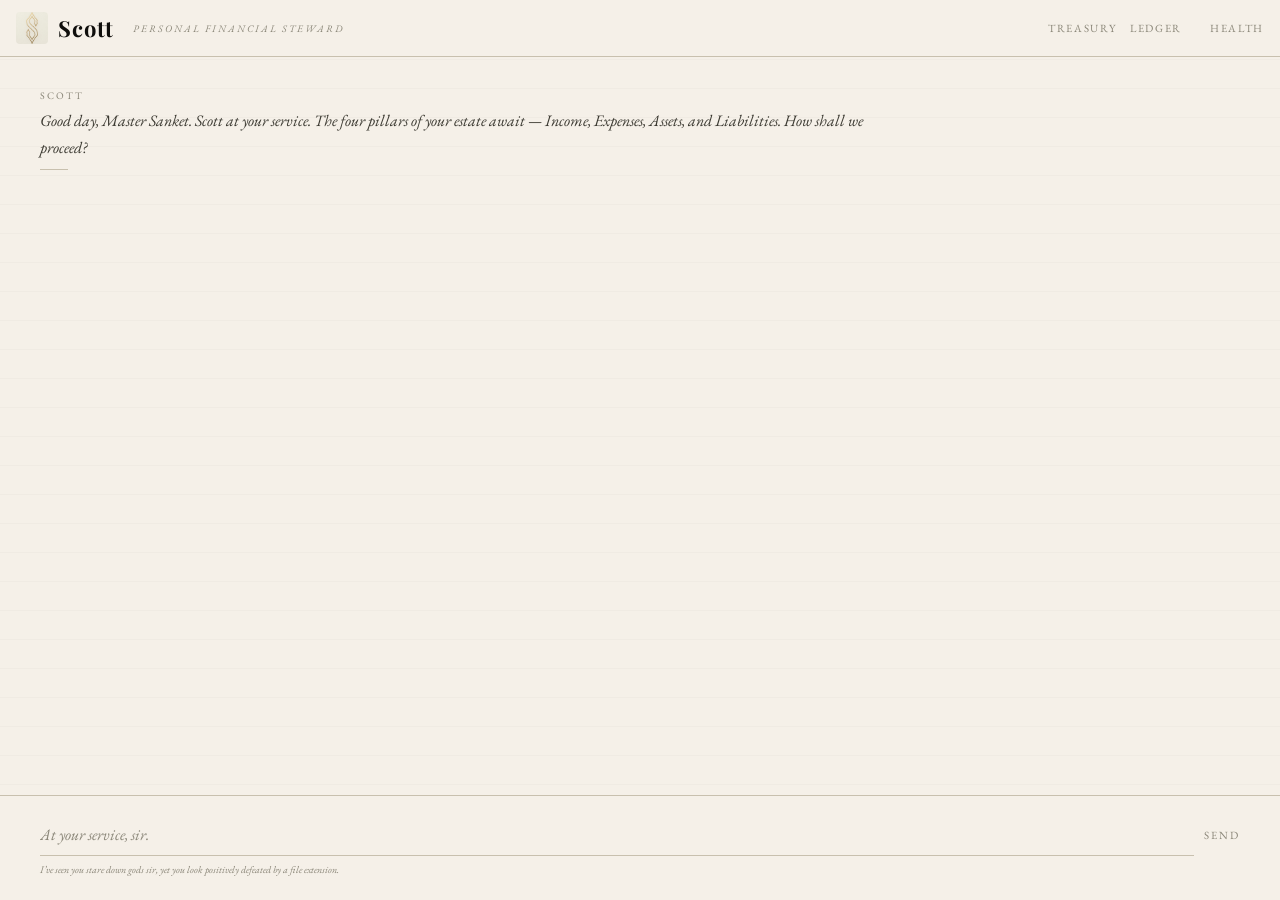
<file: index (12).html>
<!DOCTYPE html>
<html lang="en">
<head>
<meta charset="UTF-8">
<meta name="viewport" content="width=device-width, initial-scale=1.0, maximum-scale=1.0, user-scalable=no">
<meta name="theme-color" content="#f5f0e8">
<meta name="mobile-web-app-capable" content="yes">
<meta name="apple-mobile-web-app-capable" content="yes">
<meta name="apple-mobile-web-app-status-bar-style" content="default">
<meta name="apple-mobile-web-app-title" content="Scott">
<link rel="manifest" href="manifest.json">
<link rel="apple-touch-icon" href="apple-touch-icon.png">
<title>Scott</title>
<link href="https://fonts.googleapis.com/css2?family=Playfair+Display:ital,wght@0,400;0,600;0,700;1,400&family=EB+Garamond:ital,wght@0,400;0,500;1,400&display=swap" rel="stylesheet">
<style>
  :root{--parchment:#f5f0e8;--parchment-dark:#ede8dd;--ink:#0f0e0c;--ink-light:#3a3830;--ink-faint:#8a8678;--rule:#c8c0ae;--gold:#8B7355;}
  *{margin:0;padding:0;box-sizing:border-box;-webkit-tap-highlight-color:transparent;}
  html,body{height:100%;overflow:hidden;}
  body{background:var(--parchment);color:var(--ink);font-family:'EB Garamond',Georgia,serif;display:flex;flex-direction:column;height:100dvh;overscroll-behavior:none;}
  body::before{content:'';position:fixed;inset:0;background-image:repeating-linear-gradient(0deg,transparent,transparent 28px,rgba(0,0,0,0.018) 28px,rgba(0,0,0,0.018) 29px);pointer-events:none;z-index:0;}
  header{padding:12px 16px;display:flex;align-items:center;justify-content:space-between;border-bottom:1px solid var(--rule);position:relative;z-index:1;flex-shrink:0;background:var(--parchment);}
  .header-left{display:flex;align-items:center;gap:10px;}
  .header-icon{width:32px;height:32px;border-radius:4px;object-fit:cover;}
  .logo{font-family:'Playfair Display',Georgia,serif;font-size:22px;font-weight:700;letter-spacing:0.04em;}
  .logo-sub{font-size:10px;letter-spacing:0.2em;text-transform:uppercase;color:var(--ink-faint);font-style:italic;display:none;}
  @media(min-width:500px){.logo-sub{display:inline;margin-left:10px;}}
  .ledger-btn{font-family:'EB Garamond',serif;font-size:11px;letter-spacing:0.15em;text-transform:uppercase;color:var(--ink-faint);background:none;border:none;cursor:pointer;padding:6px 0;border-bottom:1px solid transparent;transition:color 0.2s,border-color 0.2s;white-space:nowrap;}
  .ledger-btn:hover{color:var(--ink);border-bottom-color:var(--ink);}

  #chat{flex:1;overflow-y:auto;padding:20px 16px 8px;display:flex;flex-direction:column;gap:20px;position:relative;z-index:1;-webkit-overflow-scrolling:touch;}
  @media(min-width:600px){#chat{padding:32px 40px 8px;gap:24px;}}
  #chat::-webkit-scrollbar{width:0px;}#chat::-webkit-scrollbar-thumb{background:transparent;}.health-card::-webkit-scrollbar{width:0px;}.health-card::-webkit-scrollbar-thumb{background:transparent;}.ledger-card::-webkit-scrollbar{width:0px;}.ledger-card::-webkit-scrollbar-thumb{background:transparent;}html *{scrollbar-width:none;}
  .msg{display:flex;flex-direction:column;max-width:88%;animation:fadeUp 0.3s ease;}
  @media(min-width:600px){.msg{max-width:72%;}}
  @keyframes fadeUp{from{opacity:0;transform:translateY(8px);}to{opacity:1;transform:translateY(0);}}
  .msg.scott{align-self:flex-start;}.msg.user{align-self:flex-end;align-items:flex-end;}
  .msg-label{font-size:10px;letter-spacing:0.2em;text-transform:uppercase;color:var(--ink-faint);margin-bottom:5px;}
  .msg-bubble{font-size:15px;line-height:1.7;color:var(--ink-light);}
  @media(min-width:480px){.msg-bubble{font-size:16px;}}
  .msg.scott .msg-bubble{font-style:italic;}.msg.user .msg-bubble{color:var(--ink);font-style:normal;}
  .msg-rule{width:28px;height:1px;background:var(--rule);margin-top:8px;}
  .msg.user .msg-rule{align-self:flex-end;}
  .sync-badge{font-size:10px;letter-spacing:0.12em;text-transform:uppercase;margin-top:6px;color:var(--ink-faint);font-style:normal;}
  .sync-badge.ok{color:var(--gold);}.sync-badge.err{color:#9b2c2c;}
  .pillar-tag{display:inline-block;font-size:9px;letter-spacing:0.15em;text-transform:uppercase;padding:2px 7px;border:1px solid var(--rule);margin-bottom:5px;color:var(--ink-faint);font-style:normal;}
  .pillar-tag.income{border-color:#4a7c59;color:#4a7c59;}.pillar-tag.expense{border-color:#9b2c2c;color:#9b2c2c;}
  .pillar-tag.asset{border-color:#8B7355;color:#8B7355;}.pillar-tag.liability{border-color:#6b5b45;color:#6b5b45;}
  .typing{display:flex;align-items:center;gap:5px;padding:4px 0;}
  .typing span{width:4px;height:4px;border-radius:50%;background:var(--ink-faint);animation:blink 1.2s ease-in-out infinite;}
  .typing span:nth-child(2){animation-delay:0.2s;}.typing span:nth-child(3){animation-delay:0.4s;}
  @keyframes blink{0%,60%,100%{opacity:0.2;}30%{opacity:1;}}
  footer{border-top:1px solid var(--rule);padding:12px 16px max(12px,env(safe-area-inset-bottom));position:relative;z-index:1;flex-shrink:0;background:var(--parchment);}
  @media(min-width:600px){footer{padding:18px 40px 24px;}}
  .input-row{display:flex;align-items:center;gap:10px;}
  #input{flex:1;background:none;border:none;border-bottom:1px solid var(--rule);padding:10px 0;font-family:'EB Garamond',serif;font-size:16px;color:var(--ink);outline:none;transition:border-color 0.2s;min-width:0;}
  #input::placeholder{color:var(--ink-faint);font-style:italic;}
  #input:focus{border-bottom-color:var(--ink);}

  #send-btn{background:none;border:none;font-family:'EB Garamond',serif;font-size:11px;letter-spacing:0.18em;text-transform:uppercase;color:var(--ink-faint);cursor:pointer;padding:10px 0;transition:color 0.2s;white-space:nowrap;flex-shrink:0;}
  #send-btn:hover{color:var(--ink);}#send-btn:disabled{color:var(--rule);cursor:default;}
  .input-hint{margin-top:7px;font-size:10px;color:var(--ink-faint);font-style:italic;display:none;}
  @media(min-width:480px){.input-hint{display:block;}}
  #ledger-panel{display:none;position:fixed;inset:0;z-index:100;background:rgba(15,14,12,0.6);backdrop-filter:blur(2px);}
  #ledger-panel.open{display:flex;align-items:flex-end;justify-content:center;}
  @media(min-width:600px){#ledger-panel.open{align-items:center;}}
  .ledger-card{background:var(--parchment);border-top:1px solid var(--rule);width:100%;max-height:85vh;overflow-y:auto;padding:24px 20px 32px;position:relative;animation:slideUp 0.25s ease;border-radius:12px 12px 0 0;}
  @media(min-width:600px){.ledger-card{border:1px solid var(--rule);width:580px;max-height:82vh;padding:40px;border-radius:0;animation:slideUpCenter 0.25s ease;}}
  @keyframes slideUp{from{transform:translateY(100%);}to{transform:translateY(0);}}
  @keyframes slideUpCenter{from{transform:translateY(16px);opacity:0;}to{transform:translateY(0);opacity:1;}}
  .ledger-handle{width:36px;height:3px;background:var(--rule);border-radius:2px;margin:0 auto 18px;}
  @media(min-width:600px){.ledger-handle{display:none;}}
  .ledger-title{font-family:'Playfair Display',serif;font-size:20px;font-weight:600;margin-bottom:3px;}
  .ledger-subtitle{font-size:11px;letter-spacing:0.18em;text-transform:uppercase;color:var(--ink-faint);margin-bottom:24px;font-style:italic;}
  .ledger-close{position:absolute;top:18px;right:18px;background:none;border:none;font-family:'EB Garamond',serif;font-size:11px;letter-spacing:0.2em;text-transform:uppercase;color:var(--ink-faint);cursor:pointer;}
  .pillar{margin-bottom:22px;}
  .pillar-name{font-family:'Playfair Display',serif;font-size:14px;font-weight:600;border-bottom:1px solid var(--rule);padding-bottom:7px;margin-bottom:10px;display:flex;justify-content:space-between;align-items:baseline;}
  .pillar-total{font-family:'EB Garamond',serif;font-size:13px;color:var(--gold);font-style:italic;}
  .category-row{display:flex;justify-content:space-between;padding:4px 0 4px 14px;font-size:13px;color:var(--ink-light);border-bottom:1px dotted var(--parchment-dark);}
  .category-name{font-style:italic;}.category-amount{color:var(--ink-faint);font-size:12px;}
  .sub-row{display:flex;justify-content:space-between;padding:2px 0 2px 28px;font-size:12px;color:var(--ink-faint);}
  .empty-ledger{font-style:italic;color:var(--ink-faint);font-size:14px;text-align:center;padding:20px 0;}

  /* HEALTH BUTTON */
  .health-btn{font-family:'EB Garamond',serif;font-size:11px;letter-spacing:0.15em;text-transform:uppercase;color:var(--ink-faint);background:none;border:none;cursor:pointer;padding:6px 0 6px 14px;border-bottom:1px solid transparent;transition:color 0.2s,border-color 0.2s;white-space:nowrap;}
  .health-btn:hover{color:var(--ink);border-bottom-color:var(--ink);}
  .header-right{display:flex;align-items:center;gap:14px;}

  /* HEALTH PANEL */
  #health-panel{display:none;position:fixed;inset:0;z-index:100;background:rgba(15,14,12,0.6);backdrop-filter:blur(2px);}
  #health-panel.open{display:flex;align-items:flex-end;justify-content:center;}
  @media(min-width:600px){#health-panel.open{align-items:center;}}
  .health-card{background:var(--parchment);border-top:1px solid var(--rule);width:100%;max-height:88vh;overflow-y:auto;padding:24px 20px 36px;position:relative;animation:slideUp 0.25s ease;border-radius:12px 12px 0 0;}
  @media(min-width:600px){.health-card{border:1px solid var(--rule);width:600px;max-height:84vh;padding:40px;border-radius:0;animation:slideUpCenter 0.25s ease;}}
  .health-handle{width:36px;height:3px;background:var(--rule);border-radius:2px;margin:0 auto 18px;}
  @media(min-width:600px){.health-handle{display:none;}}
  .health-close{position:absolute;top:18px;right:18px;background:none;border:none;font-family:'EB Garamond',serif;font-size:11px;letter-spacing:0.2em;text-transform:uppercase;color:var(--ink-faint);cursor:pointer;}
  .health-title{font-family:'Playfair Display',serif;font-size:20px;font-weight:600;margin-bottom:3px;}
  .health-subtitle{font-size:11px;letter-spacing:0.18em;text-transform:uppercase;color:var(--ink-faint);margin-bottom:24px;font-style:italic;}

  /* SCORE RING */
  .score-section{display:flex;align-items:center;gap:24px;margin-bottom:28px;padding-bottom:24px;border-bottom:1px solid var(--rule);}
  .score-ring{flex-shrink:0;width:80px;height:80px;position:relative;}
  .score-ring svg{width:80px;height:80px;transform:rotate(-90deg);}
  .score-ring circle{fill:none;stroke-width:6;}
  .score-ring .track{stroke:var(--rule);}
  .score-ring .fill{stroke:var(--gold);stroke-linecap:round;transition:stroke-dashoffset 0.8s ease;}
  .score-num{position:absolute;inset:0;display:flex;flex-direction:column;align-items:center;justify-content:center;}
  .score-num span{font-family:'Playfair Display',serif;font-size:22px;font-weight:700;line-height:1;}
  .score-num small{font-size:9px;letter-spacing:0.12em;text-transform:uppercase;color:var(--ink-faint);}
  .score-info{flex:1;}
  .score-label{font-family:'Playfair Display',serif;font-size:15px;font-weight:600;margin-bottom:4px;}
  .score-desc{font-size:13px;color:var(--ink-faint);font-style:italic;line-height:1.5;}
  .inv-level{display:inline-block;font-size:9px;letter-spacing:0.18em;text-transform:uppercase;padding:2px 8px;border:1px solid var(--gold);color:var(--gold);margin-top:6px;}

  /* ALLOCATION BARS */
  .alloc-section{margin-bottom:24px;}
  .alloc-title{font-family:'Playfair Display',serif;font-size:14px;font-weight:600;margin-bottom:14px;}
  .alloc-row{margin-bottom:14px;}
  .alloc-top{display:flex;justify-content:space-between;align-items:baseline;margin-bottom:5px;}
  .alloc-name{font-size:12px;letter-spacing:0.12em;text-transform:uppercase;color:var(--ink-light);}
  .alloc-nums{font-size:12px;color:var(--ink-faint);font-style:italic;}
  .alloc-nums .actual{color:var(--ink);}
  .bar-track{height:4px;background:var(--parchment-dark);border-radius:2px;position:relative;}
  .bar-fill{height:4px;border-radius:2px;transition:width 0.6s ease;max-width:100%;}
  .bar-fill.needs{background:#4a7c59;}
  .bar-fill.wants{background:#8B7355;}
  .bar-fill.savings{background:#5b7fa6;}
  .bar-fill.investing{background:#7c5b8b;}
  .bar-fill.over{background:#9b2c2c;}
  .bar-target{position:absolute;top:-2px;width:2px;height:8px;background:var(--ink-faint);border-radius:1px;}
  .alloc-warning{font-size:11px;margin-top:4px;font-style:italic;}
  .alloc-warning.soft{color:#8B7355;}.alloc-warning.strong{color:#9b2c2c;}

  /* PILLAR SCORES */
  .scores-section{margin-bottom:24px;}
  .scores-title{font-family:'Playfair Display',serif;font-size:14px;font-weight:600;margin-bottom:14px;}
  .score-grid{display:grid;grid-template-columns:1fr 1fr;gap:12px;}
  .score-cell{padding:12px;border:1px solid var(--rule);}
  .score-cell-name{font-size:9px;letter-spacing:0.18em;text-transform:uppercase;color:var(--ink-faint);margin-bottom:6px;}
  .score-cell-val{font-family:'Playfair Display',serif;font-size:24px;font-weight:700;}
  .score-cell-val.great{color:#4a7c59;}.score-cell-val.good{color:var(--gold);}.score-cell-val.warn{color:#8B7355;}.score-cell-val.poor{color:#9b2c2c;}
  .score-cell-label{font-size:10px;color:var(--ink-faint);font-style:italic;margin-top:2px;}

  /* INSIGHTS */
  .insights-section{}
  .insights-title{font-family:'Playfair Display',serif;font-size:14px;font-weight:600;margin-bottom:12px;}
  .insight-item{padding:10px 0;border-bottom:1px dotted var(--parchment-dark);font-size:13px;color:var(--ink-light);font-style:italic;line-height:1.5;}
  .insight-item:last-child{border-bottom:none;}
  .insight-item.positive{color:#4a7c59;}.insight-item.caution{color:#8B7355;}.insight-item.alert{color:#9b2c2c;}
  .no-data{font-style:italic;color:var(--ink-faint);font-size:14px;text-align:center;padding:20px 0;}


  /* TREASURY */
  .treasury-display{font-family:'EB Garamond',serif;font-size:11px;color:var(--ink-faint);letter-spacing:0.06em;cursor:pointer;padding:4px 0;border-bottom:1px dotted transparent;transition:color 0.2s,border-color 0.2s;white-space:nowrap;}
  .treasury-display:hover{color:var(--gold);border-bottom-color:var(--gold);}
  .treasury-modal{display:none;position:fixed;inset:0;z-index:150;background:rgba(15,14,12,0.7);backdrop-filter:blur(2px);align-items:center;justify-content:center;}
  .treasury-modal.open{display:flex;}
  .treasury-box{background:var(--parchment);border:1px solid var(--rule);padding:32px 28px;width:min(340px,90vw);position:relative;}
  .treasury-box-title{font-family:'Playfair Display',serif;font-size:18px;font-weight:600;margin-bottom:4px;}
  .treasury-box-sub{font-size:11px;letter-spacing:0.15em;text-transform:uppercase;color:var(--ink-faint);font-style:italic;margin-bottom:20px;}
  .treasury-box-close{position:absolute;top:14px;right:16px;background:none;border:none;font-size:11px;letter-spacing:0.2em;text-transform:uppercase;color:var(--ink-faint);cursor:pointer;}
  .treasury-input-row{display:flex;gap:10px;align-items:flex-end;}
  .treasury-input{flex:1;background:none;border:none;border-bottom:1px solid var(--rule);padding:8px 0;font-family:'EB Garamond',serif;font-size:18px;color:var(--ink);outline:none;}
  .treasury-input:focus{border-bottom-color:var(--ink);}
  .treasury-save{background:none;border:none;font-family:'EB Garamond',serif;font-size:11px;letter-spacing:0.2em;text-transform:uppercase;color:var(--ink-faint);cursor:pointer;padding:8px 0;transition:color 0.2s;white-space:nowrap;}
  .treasury-save:hover{color:var(--ink);}
  .treasury-note{font-size:11px;color:var(--ink-faint);font-style:italic;margin-top:12px;line-height:1.5;}


  .health-reset-btn{display:block;width:100%;text-align:center;margin-top:28px;padding-top:18px;border-top:1px dotted var(--rule);background:none;border-left:none;border-right:none;border-bottom:none;font-family:'EB Garamond',serif;font-size:10px;letter-spacing:0.18em;text-transform:uppercase;color:var(--ink-faint);cursor:pointer;opacity:0.5;transition:opacity 0.2s,color 0.2s;}
  .health-reset-btn:hover{opacity:1;color:#9b2c2c;}

</style>
</head>
<body>
<header>
  <div class="header-left">
    <img class="header-icon" src="apple-touch-icon.png" alt="S">
    <span class="logo">Scott</span>
    <span class="logo-sub">Personal Financial Steward</span>
  </div>
  <div class="header-right">
    <button class="ledger-btn" onclick="openTreasury()" id="treasury-display">Treasury</button>
    <button class="ledger-btn" onclick="openLedger()">Ledger</button>
    <button class="health-btn" onclick="openHealth()">Health</button>
  </div>
</header>

<div id="chat"></div>
<footer>
  <div class="input-row">
    <input id="input" type="text" placeholder="At your service, sir." autocomplete="off"/>

    <button id="send-btn" onclick="handleSend()">Send</button>
  </div>
  <div class="input-hint">I’ve seen you stare down gods sir, yet you look positively defeated by a file extension.</div>
</footer>
<div id="ledger-panel">
  <div class="ledger-card">
    <div class="ledger-handle"></div>
    <button class="ledger-close" onclick="closeLedger()">Close</button>
    <div class="ledger-title">The Grand Ledger</div>
    <div class="ledger-subtitle">A full accounting of your estate</div>
    <div id="ledger-body"></div>
  </div>
</div>
<script>

const APPS_SCRIPT_URL="https://script.google.com/macros/s/AKfycbymZobLtD6rkkG8VoJxsBryI8GRQtpR_xkGrUyIqn-O2CeF6yFczTpwEueMrrwpUg/exec";
const ledger={income:{},expenses:{},assets:{},liabilities:{}};
const TYPE_TO_PILLAR={income:"income",expense:"expenses",asset:"assets",liability:"liabilities"};

function parseAmount(text){
  const t=text.toLowerCase().replace(/,/g,'');
  const mults=[[/(\d+(?:\.\d+)?)\s*crore/,10000000],[/(\d+(?:\.\d+)?)\s*cr\b/,10000000],[/(\d+(?:\.\d+)?)\s*lakh/,100000],[/(\d+(?:\.\d+)?)\s*lac\b/,100000],[/(\d+(?:\.\d+)?)\s*million/,1000000],[/(\d+(?:\.\d+)?)\s*m\b/,1000000],[/(\d+(?:\.\d+)?)\s*thousand/,1000],[/(\d+(?:\.\d+)?)\s*k\b/,1000]];
  for(const[re,m]of mults){const x=t.match(re);if(x)return Math.round(parseFloat(x[1])*m);}
  const slangs=[/set\s+(?:me\s+)?back\s+[₹$]?\s*(\d+(?:\.\d+)?)/,/shell(?:ed)?\s+out\s+[₹$]?\s*(\d+(?:\.\d+)?)/,/came\s+to\s+[₹$]?\s*(\d+(?:\.\d+)?)/,/cost(?:s|ed)?\s+(?:me\s+)?[₹$]?\s*(\d+(?:\.\d+)?)/,/dropped\s+[₹$]?\s*(\d+(?:\.\d+)?)/,/blew\s+[₹$]?\s*(\d+(?:\.\d+)?)/,/forked\s+out\s+[₹$]?\s*(\d+(?:\.\d+)?)/,/coughed\s+up\s+[₹$]?\s*(\d+(?:\.\d+)?)/,/in\s+the\s+hole\s+(?:for\s+)?[₹$]?\s*(\d+(?:\.\d+)?)/,/(\d+(?:\.\d+)?)\s+in\s+the\s+hole/,/(?:sent|transferred|wired|gave)\s+(?:me\s+)?[₹$]?\s*(\d+(?:\.\d+)?)/,/[₹$]?\s*(\d+(?:\.\d+)?)\s+purchase/,/loan\s+of\s+[₹$]?\s*(\d+(?:\.\d+)?)/,/borrowed\s+[₹$]?\s*(\d+(?:\.\d+)?)/];
  for(const re of slangs){const x=t.match(re);if(x)return Math.round(parseFloat(x[1]));}
  const pa=t.match(/\b(?:for|at|worth|of|costing|paid|spent|received|got|send|sent)\s+[₹$]?\s*(\d+(?:\.\d+)?)\b/);
  if(pa)return Math.round(parseFloat(pa[1]));
  const cn=t.match(/[₹$]\s*(\d+(?:\.\d+)?)/);
  if(cn)return Math.round(parseFloat(cn[1]));
  const all=[...t.matchAll(/\b(\d+(?:\.\d+)?)\b/g)].map(m=>parseFloat(m[1])).filter(n=>n>0);
  if(!all.length)return null;
  return Math.round(Math.max(...all));
}
function buildNote(text){
  let t=text.replace(/^scott[,.\s]*/i,'').replace(/\b(i\s+)?(bought|purchased|got|received|paid|spent|earned|ordered|grabbed|picked\s+up|gave|tipped|donated|subscribed|renewed|recharged|filled|ate|dined|swiped|shed|bagged|won|invested\s+in|put\s+into|dropped|shelled\s+out|blew|forked\s+out|coughed\s+up|took\s+a?\s+loan\s+of?|borrowed|sold|used|sent|transferred|wired)\s*/i,'').replace(/set\s+(?:me\s+)?back\s+/i,'').replace(/shell(?:ed)?\s+out\s+/i,'').replace(/came\s+to\s+/i,'').replace(/\b(?:for|at|worth|costing)\s+[₹$]?[\d,.]+\s*(?:crore|cr|lakh|lac|million|thousand|k)?\b/gi,'').replace(/[₹$][\d,.]+\s*(?:crore|cr|lakh|lac|million|thousand|k)?\b/gi,'').replace(/\b[\d,.]+\s*(?:crore|cr|lakh|lac|million|thousand|k)\b/gi,'').replace(/\b\d+(?:\.\d+)?\b/g,'').replace(/\b(a|an|the|some|few|my|his|her|their|our|me|old|new|that|this)\b/gi,'').replace(/\s{2,}/g,' ').trim();
  return t||text.replace(/^scott[,.\s]*/i,'').trim();
}
function splitClauses(text){
  const parts=text.split(/\s+but\s+|\s+and\s+also\s+|\s+also\s+|\s+meanwhile\s+|\s+while\s+/i);
  if(parts.length>1&&parts.every(p=>p.trim().length>3))return parts.map(p=>p.trim());
  return[text];
}
const CONSUMED_SERVICES=/\b(gym\s*membership|membership|subscription|insurance|haircut|salon|massage|spa|consultation|class|course|coaching|tuition|recharge|ticket|pass|entry\s*fee|service\s*charge|maintenance\s*fee|annual\s*fee|processing\s*fee)\b/i;
const OWNED_THINGS=/\b(shares?|stocks?|equity|mutual\s*fund|mf\b|sip\b|elss|index\s*fund|etf\b|bitcoin|btc|ethereum|eth|crypto|nft|property|land|plot|flat|house|apartment|villa|bungalow|real\s*estate|gold|silver|sgb|sovereign\s*gold|digital\s*gold|fixed\s*deposit|fd\b|recurring\s*deposit|rd\b|ppf|nps|epf|scooter|motorcycle|activa|splendor|two\s*wheeler|car\b|suv|sedan|four\s*wheeler|vehicle|automobile|laptop|macbook|computer|desktop|ipad|tablet|iphone|smartphone|mobile\s*phone|refrigerator|washing\s*machine|air\s*conditioner|television|tv\b|furniture|sofa|bed|mattress|watch|jewellery|jewelry|ring|necklace|bracelet|camera|drone)\b/i;
const CONSUMED_THINGS=/\b(petrol|diesel|fuel|cng|groceries|grocery|vegetables|fruits|milk|eggs|bread|bananas?|chai|tea|coffee|snack|biscuit|pizza|burger|biryani|dosa|meal|lunch|dinner|breakfast|rent\b|electricity|water\s*bill|gas\s*cylinder|lpg|internet|wifi|broadband|mobile\s*bill|postpaid|prepaid|recharge|netflix|spotify|hotstar|amazon\s*prime|youtube\s*premium|medicine|capsule|pharmacy|uber|ola|rapido|auto\s*fare|cab\s*fare|metro|bus\s*fare|train\s*fare|flight\s*ticket|toll|parking|donation|charity|school\s*fee|college\s*fee|exam\s*fee)\b/i;
const LIABILITY_SIGNALS=/\b(emi|home\s*loan|car\s*loan|personal\s*loan|education\s*loan|business\s*loan|credit\s*card\s*(bill|due|payment)|cc\s*bill|cc\s*due|mortgage|loan\s*repayment|borrowed|owe\b|debt\b|outstanding|simpl|lazypay|bnpl|buy\s*now\s*pay\s*later|slice\b|in\s*the\s*hole|took\s*a\s*loan|take\s*a\s*loan|took\s*loan|used\s*(my\s*)?credit\s*card)\b/i;
const LIQUIDATION_VERBS=/\b(sold|redeemed|withdrew|liquidated|cashed\s*out|encashed|sold\s*off)\b/i;
const INCOME_SIGNALS=/\b(salary|salry|stipend|bonus|dividend|interest\s*received|rent\s*received|royalty|pension|commission|freelance|consulting\s*fee|project\s*payment|tax\s*refund|cashback|gift\s*money|birthday\s*money|reimbursement|prize|reward|got\s*paid|credited|sent\s*me|wired\s*me|transferred\s*to\s*me|dad\s*sent|mom\s*sent|friend\s*sent|bhai\s*sent|income)\b/i;
const EXPENSE_SLANG=/\b(spent|paid\s*for|swiped|shelled?\s*out|forked\s*out|coughed\s*up|set\s*me\s*back|came\s*to|shell\s*out|donated|subscribed|recharged|tipped|gave\s*away|splurged|burned)\b/i;
function detectType(text){
  const t=text.toLowerCase();
  if(LIABILITY_SIGNALS.test(t))return"liability";
  if(LIQUIDATION_VERBS.test(t))return"income";
  if(INCOME_SIGNALS.test(t))return"income";
  if(CONSUMED_SERVICES.test(t))return"expense";
  if(OWNED_THINGS.test(t)&&!CONSUMED_THINGS.test(t))return"asset";
  if(CONSUMED_THINGS.test(t))return"expense";
  if(EXPENSE_SLANG.test(t))return"expense";
  if(/\b(bought|purchased|paid|gave|ordered|grabbed|ate|dined|got\s+a)\b/.test(t)&&!INCOME_SIGNALS.test(t))return"expense";
  if(/\b(sent\s+to|transferred\s+to|wired\s+to|gave\s+to|sending\s+to|transfer\s+to|give\s+to)\b/.test(t)&&parseAmount(t))return"expense";
  if(/\b(got|received|sent\s+me|gives?\s+me)\b/.test(t)&&parseAmount(t))return"income";
  if(/\b(cash\s*in\s*hand|cash\s*on\s*hand|kept\s*cash|have\s*cash|holding\s*cash)\b/.test(t))return"asset";
  return null;
}
const EC=[{c:"food",s:"groceries",r:/\b(grocery|groceries|supermarket|bigbasket|blinkit|zepto|kirana|vegetables|sabzi|ration)\b/i},{c:"food",s:"dining_out",r:/\b(restaurant|dine|dining|cafe|zomato|swiggy|food\s*delivery|biryani|pizza|burger|dosa|idli|thali|paratha|noodles|dinner|lunch|breakfast|brunch)\b/i},{c:"food",s:"fruits_veggies",r:/\b(banana|apple|mango|orange|fruit|tomato|onion|potato)\b/i},{c:"food",s:"snacks",r:/\b(snack|biscuit|chips|namkeen|chocolate|candy|mithai|bakery|maggi)\b/i},{c:"food",s:"chai_coffee",r:/\b(chai|tea|coffee|cappuccino|latte)\b/i},{c:"food",s:"milk_dairy",r:/\b(milk|curd|paneer|ghee|butter|cheese|dairy)\b/i},{c:"food",s:"delivery_tip",r:/\b(delivery\s*guy|delivery\s*boy|tip\b|tipped|bhaiya)\b/i},{c:"transport",s:"fuel",r:/\b(petrol|diesel|fuel|cng|filling)\b/i},{c:"transport",s:"cab",r:/\b(uber|ola|rapido|cab|taxi|auto|rickshaw)\b/i},{c:"transport",s:"metro_bus",r:/\b(metro|bus\s*fare|ksrtc|msrtc|tube)\b/i},{c:"transport",s:"train",r:/\b(train|railway|irctc|tatkal)\b/i},{c:"transport",s:"flight",r:/\b(flight|airline|airfare|indigo|air\s*india|spicejet|plane)\b/i},{c:"transport",s:"toll_parking",r:/\b(toll|fastag|parking)\b/i},{c:"transport",s:"servicing",r:/\b(servicing|mechanic|tyre|oil\s*change)\b/i},{c:"health",s:"gym_fitness",r:/\b(gym|fitness|workout|crossfit|yoga|zumba|membership)\b/i},{c:"health",s:"medicine",r:/\b(medicine|capsule|syrup|pharmacy|chemist|1mg|netmeds|apollo)\b/i},{c:"health",s:"doctor",r:/\b(doctor|physician|clinic|consultation|checkup|hospital|dentist|specialist)\b/i},{c:"health",s:"supplements",r:/\b(protein|whey|supplement|vitamin|creatine|bcaa|omega)\b/i},{c:"utilities",s:"electricity",r:/\b(electricity|electric\s*bill|power\s*bill|bescom|msedcl)\b/i},{c:"utilities",s:"internet",r:/\b(internet|wifi|broadband|jio\s*fiber|airtel\s*fiber)\b/i},{c:"utilities",s:"mobile",r:/\b(recharge|mobile\s*bill|postpaid|prepaid|jio|airtel|vodafone)\b/i},{c:"utilities",s:"gas",r:/\b(lpg|gas\s*cylinder|cooking\s*gas|indane|hp\s*gas|bharat\s*gas)\b/i},{c:"utilities",s:"rent",r:/\b(rent\b|landlord|pg\b|paying\s*guest|hostel)\b/i},{c:"entertainment",s:"streaming",r:/\b(netflix|amazon\s*prime|hotstar|disney|zee5|sony\s*liv|jiocinema|youtube\s*premium|spotify|apple\s*music)\b/i},{c:"entertainment",s:"movies",r:/\b(movie|film|cinema|theatre|bookmyshow|pvr|inox)\b/i},{c:"entertainment",s:"gaming",r:/\b(game|gaming|steam|playstation|xbox|bgmi|pubg|valorant)\b/i},{c:"entertainment",s:"outing",r:/\b(dinner\s*with|outing|party|celebration|treat\b|get\s*together)\b/i},{c:"education",s:"courses",r:/\b(udemy|coursera|skillshare|unacademy|byjus|vedantu|masterclass|course\s*fee)\b/i},{c:"education",s:"books",r:/\b(book\b|textbook|novel|kindle)\b/i},{c:"education",s:"fees",r:/\b(school\s*fee|college\s*fee|tuition|coaching|exam\s*fee|admission)\b/i},{c:"shopping",s:"clothing",r:/\b(clothes|shirt|jeans|tshirt|kurta|saree|dress|shoes|sneakers|jacket|myntra|ajio|zara)\b/i},{c:"shopping",s:"personal_care",r:/\b(shampoo|soap|facewash|moisturizer|perfume|deodorant|salon|haircut|spa|nykaa)\b/i},{c:"finance",s:"insurance_premium",r:/\b(insurance\s*premium|policy\s*premium|lic\s*premium|term\s*plan)\b/i},{c:"finance",s:"tax",r:/\b(income\s*tax|gst|tds|advance\s*tax)\b/i},{c:"social",s:"gifts",r:/\b(gift\b|present\b|birthday\s*gift|wedding\s*gift|sent\s+to|transferred\s+to|gave\s+to)\b/i},{c:"social",s:"donation",r:/\b(donate|donation|charity|ngo|temple|church|mosque|gurudwara)\b/i}];
const IC=[{c:"active_income",s:"salary",r:/\b(salary|paycheck|ctc|monthly\s*pay|stipend)\b/i},{c:"active_income",s:"bonus",r:/\b(bonus|incentive|appraisal|hike)\b/i},{c:"active_income",s:"freelance",r:/\b(freelance|contract|gig|fiverr|upwork|project\s*payment|client\s*paid)\b/i},{c:"active_income",s:"consulting",r:/\b(consult|consulting|advisory)\b/i},{c:"active_income",s:"business",r:/\b(business\s*income|profit|revenue|sales\s*income)\b/i},{c:"passive_income",s:"dividends",r:/\b(dividend)\b/i},{c:"passive_income",s:"interest",r:/\b(interest\s*received|fd\s*interest|savings\s*interest)\b/i},{c:"passive_income",s:"rental_income",r:/\b(rent\s*received|rental\s*income|tenant)\b/i},{c:"passive_income",s:"capital_gains",r:/\b(sold\s*shares|sold\s*stocks|sold\s*mutual|redeemed|capital\s*gain)\b/i},{c:"passive_income",s:"asset_sale",r:/\b(sold\s*my|sold\s*old|sold\s*the)\b/i},{c:"windfall",s:"gift_received",r:/\b(gift\s*received|gifted|birthday\s*money|cash\s*gift|diwali\s*bonus|dad\s*sent|mom\s*sent|friend\s*sent|bhai\s*sent|sent\s*me|wired\s*me)\b/i},{c:"windfall",s:"cashback_refund",r:/\b(cashback|cash\s*back|refund|reimbursement)\b/i},{c:"windfall",s:"prize_reward",r:/\b(won|prize|reward|lottery|competition)\b/i}];
const AC=[{c:"investments",s:"stocks",r:/\b(shares?|stocks?|equity|nse|bse)\b/i},{c:"investments",s:"mutual_fund",r:/\b(mutual\s*fund|mf\b|sip\b|elss|index\s*fund|etf\b)\b/i},{c:"investments",s:"fixed_deposit",r:/\b(fixed\s*deposit|fd\b|recurring\s*deposit|rd\b)\b/i},{c:"investments",s:"ppf_nps_epf",r:/\b(ppf|nps|epf)\b/i},{c:"investments",s:"real_estate",r:/\b(property|land|plot|flat|house|apartment|villa|bungalow)\b/i},{c:"crypto",s:"bitcoin",r:/\b(bitcoin|btc)\b/i},{c:"crypto",s:"ethereum",r:/\b(ethereum|eth)\b/i},{c:"crypto",s:"altcoin",r:/\b(crypto|coin|token|binance|wazirx)\b/i},{c:"precious_metals",s:"gold",r:/\b(gold|sgb|sovereign\s*gold|digital\s*gold)\b/i},{c:"precious_metals",s:"silver",r:/\bsilver\b/i},{c:"precious_metals",s:"watch_jewelry",r:/\b(watch|jewellery|jewelry|ring|necklace|bracelet)\b/i},{c:"depreciating_assets",s:"two_wheeler",r:/\b(scooter|motorcycle|bike|activa|splendor|two\s*wheeler)\b/i},{c:"depreciating_assets",s:"car",r:/\b(car\b|suv|sedan|four\s*wheeler|automobile)\b/i},{c:"depreciating_assets",s:"laptop",r:/\b(laptop|macbook|computer|desktop)\b/i},{c:"depreciating_assets",s:"smartphone",r:/\b(iphone|smartphone|mobile\s*phone|oneplus|samsung\s*phone)\b/i},{c:"depreciating_assets",s:"appliances",r:/\b(refrigerator|washing\s*machine|air\s*conditioner|tv\b|television)\b/i},{c:"depreciating_assets",s:"camera_drone",r:/\b(camera|drone|gopro)\b/i},{c:"liquid_assets",s:"cash_in_hand",r:/\b(cash\s*in\s*hand|cash\s*on\s*hand|kept\s*cash|holding\s*cash)\b/i},{c:"liquid_assets",s:"savings_account",r:/\b(savings\s*account|current\s*account|deposited\s*in\s*bank)\b/i}];
const LC=[{c:"long_term_loans",s:"home_loan",r:/\b(home\s*loan|house\s*loan|mortgage|housing\s*loan)\b/i},{c:"long_term_loans",s:"car_loan",r:/\b(car\s*loan|vehicle\s*loan|auto\s*loan)\b/i},{c:"long_term_loans",s:"education_loan",r:/\b(education\s*loan|student\s*loan)\b/i},{c:"long_term_loans",s:"personal_loan",r:/\b(personal\s*loan|took\s*a\s*loan|take\s*a\s*loan)\b/i},{c:"short_term_dues",s:"credit_card_bill",r:/\b(credit\s*card|cc\s*bill|cc\s*due|used\s*credit\s*card)\b/i},{c:"short_term_dues",s:"emi",r:/\b(emi|instalment|installment|equated)\b/i},{c:"short_term_dues",s:"bnpl",r:/\b(simpl|lazypay|bnpl|buy\s*now\s*pay\s*later|slice\b)\b/i},{c:"informal_debts",s:"borrowed_money",r:/\b(borrowed|owe\b|lent\s*by|friend\s*gave|family\s*gave|in\s*the\s*hole|roommate)\b/i}];
function detectCategory(text,type){
  const rules=type==="expense"?EC:type==="income"?IC:type==="asset"?AC:LC;
  for(const{c,s,r}of rules){if(r.test(text))return{main_category:c,sub_category:s};}
  const t=text.toLowerCase();
  const noun=t.match(/\b(?:on|for|at|in|into|of)\s+(?:a\s+|an\s+|the\s+)?([a-z]+(?:\s+[a-z]+)?)/);
  const sub=noun?noun[1].trim().replace(/\s+/g,'_').replace(/[^a-z0-9_]/g,''):"general";
  return{main_category:{expense:"misc",income:"other",asset:"other",liability:"other"}[type]||"misc",sub_category:sub};
}
function parseTransaction(text){
  const amount=parseAmount(text);if(!amount)return null;
  const type=detectType(text);if(!type)return null;
  const{main_category,sub_category}=detectCategory(text,type);
  return{type,amount,main_category,sub_category,note:buildNote(text)};
}
function parseAll(text){return splitClauses(text).map(c=>parseTransaction(c)).filter(Boolean);}
function fmt(n){return Number(n).toLocaleString('en-IN');}
function humanize(s){return(s||'').replace(/_/g,' ');}
function rand(arr){return arr[Math.floor(Math.random()*arr.length)];}
const REPLIES={
  expense:[(c,s,a,n)=>`Duly noted, Sir. \u20b9${fmt(a)} for ${n} recorded under ${humanize(c)} \u2014 ${humanize(s)}.`,(c,s,a,n)=>`Of course, Master Sanket. ${n} at \u20b9${fmt(a)}, filed under ${humanize(c)}. Consumption acknowledged.`,(c,s,a,n)=>`Recorded, Sir. \u20b9${fmt(a)} on ${n}. The harvest diminishes, though the estate endures.`,(c,s,a,n)=>`As you instruct. \u20b9${fmt(a)} \u2014 ${humanize(s)} under ${humanize(c)} \u2014 entered accordingly.`],
  income:[(c,s,a,n)=>`Splendid news, Master Sanket. \u20b9${fmt(a)} in ${humanize(s)} credited to the estate.`,(c,s,a,n)=>`Excellent, Sir. \u20b9${fmt(a)} received \u2014 entered into ${humanize(c)} with pleasure.`,(c,s,a,n)=>`A welcome inflow, Master Sanket. \u20b9${fmt(a)} from ${n} duly noted.`],
  asset:[(c,s,a,n)=>`A fine acquisition, Master Sanket. ${n} at \u20b9${fmt(a)} added to holdings under ${humanize(c)}.`,(c,s,a,n)=>`Prudent as ever, Sir. \u20b9${fmt(a)} in ${humanize(s)} now stands among your assets.`,(c,s,a,n)=>`Recorded in the asset ledger, Sir. ${n} at \u20b9${fmt(a)} \u2014 a sound addition.`],
  liability:[(c,s,a,n)=>`Noted, Sir. \u20b9${fmt(a)} under ${humanize(s)} entered as a liability. A gentleman's debt is managed promptly.`,(c,s,a,n)=>`The \u20b9${fmt(a)} ${humanize(s)} obligation is now recorded, Master Sanket.`,(c,s,a,n)=>`Recorded, Sir. \u20b9${fmt(a)} owed under ${humanize(c)}. The neighbouring kingdom shall be paid in due course.`],
  confused:["I'm afraid I couldn't identify both an amount and a transaction in that, Sir. Might you rephrase?","Forgive me, Master Sanket \u2014 I caught the intent but not the figures. Could you include the amount?","My records require a sum, Sir. Do elaborate with the figure in question.","An intriguing statement, Sir, but the ledger needs a number to proceed. Might you oblige?"]
};
function generateReply(txn){
  if(!txn)return rand(REPLIES.confused);
  const{type,amount,main_category:c,sub_category:s,note:n}=txn;
  return rand(REPLIES[type]||REPLIES.confused)(c,s,amount,n);
}
const ST=[
  {r:/\b(hello|hi\b|hey\b|good\s*morning|good\s*evening|good\s*night)\b/i,fn:()=>rand(["At your service, Master Sanket. The ledger is open.","Good to hear from you, Sir. Shall we attend to the accounts?","Always present, Sir."])},
  {r:/\b(thank|thanks|great\s*job|well\s*done|good\s*job|amazing|excellent|brilliant)\b/i,fn:()=>rand(["You are most gracious, Sir. I merely perform my duties.","Thank you, Master Sanket. Your approval is the finest reward.","Most kind, Sir."])},
  {r:/\b(balance|total|summary|net\s*worth|how\s*much)\b/i,fn:()=>"Kindly open The Grand Ledger above, Sir \u2014 a full accounting of all four pillars."},
  {r:/\b(help|what\s*can\s*you|how\s*do\s*i|how\s*to)\b/i,fn:()=>"Simply type any transaction, Sir. Try: 'Spent 500 on petrol', 'Got salary 45k', 'Bought a scooter for 80k', or 'Paid EMI 15000'."},
];
function checkSmallTalk(text){for(const{r,fn}of ST){if(r.test(text))return fn();}return null;}

function appendMsg(role,text,txn){
  const chat=document.getElementById('chat');
  const div=document.createElement('div');div.className='msg '+role;
  const label=document.createElement('div');label.className='msg-label';label.textContent=role==='scott'?'Scott':'Master Sanket';div.appendChild(label);
  if(txn&&role==='scott'){const tag=document.createElement('div');tag.className='pillar-tag '+txn.type;tag.textContent={income:'Income',expense:'Expense',asset:'Asset',liability:'Liability'}[txn.type]||txn.type;div.appendChild(tag);}
  const bubble=document.createElement('div');bubble.className='msg-bubble';bubble.textContent=text;div.appendChild(bubble);
  if(txn){const badge=document.createElement('div');badge.className='sync-badge';badge.textContent='\u00b7 Updating the ledger\u2026';const id='b'+Date.now()+Math.random();badge.id=id;div.dataset.badgeId=id;div.appendChild(badge);}
  const rule=document.createElement('div');rule.className='msg-rule';div.appendChild(rule);
  chat.appendChild(div);chat.scrollTop=chat.scrollHeight;return div;
}
function updateBadge(div,state){const b=document.getElementById(div.dataset.badgeId);if(!b)return;b.className='sync-badge '+(state==='ok'?'ok':'err');b.textContent=state==='ok'?'\u00b7 Ledger updated.':'\u00b7 Could not reach the ledger, Sir.';}
function showTyping(){const chat=document.getElementById('chat');const div=document.createElement('div');div.className='msg scott';div.id='typing';const l=document.createElement('div');l.className='msg-label';l.textContent='Scott';const t=document.createElement('div');t.className='typing';t.innerHTML='<span></span><span></span><span></span>';div.appendChild(l);div.appendChild(t);chat.appendChild(div);chat.scrollTop=chat.scrollHeight;}
function removeTyping(){const t=document.getElementById('typing');if(t)t.remove();}
function updateLedger(txn){const p=TYPE_TO_PILLAR[txn.type];if(!ledger[p][txn.main_category])ledger[p][txn.main_category]={};if(!ledger[p][txn.main_category][txn.sub_category])ledger[p][txn.main_category][txn.sub_category]=0;ledger[p][txn.main_category][txn.sub_category]+=txn.amount;}
async function syncToSheet(txn){const params=new URLSearchParams({datetime:new Date().toISOString(),amount:(txn.type==='expense'||txn.type==='liability')?-txn.amount:txn.amount,type:txn.type,main_category:txn.main_category,sub_category:txn.sub_category,note:txn.note});await fetch(APPS_SCRIPT_URL+'?'+params.toString(),{mode:'no-cors'});}
function openLedger(){
  const body=document.getElementById('ledger-body');
  const pillars=[{key:'income',label:'Income \u2014 The Inflow'},{key:'expenses',label:'Expenses \u2014 The Outflow'},{key:'assets',label:'Assets \u2014 The Wealth'},{key:'liabilities',label:'Liabilities \u2014 The Debt'}];
  let html='';let hasAny=false;
  pillars.forEach(p=>{const cats=ledger[p.key];if(!Object.keys(cats).length)return;hasAny=true;let total=0;let cHtml='';Object.entries(cats).forEach(([cat,subs])=>{const ct=Object.values(subs).reduce((a,b)=>a+b,0);total+=ct;cHtml+='<div class="category-row"><span class="category-name">'+humanize(cat)+'</span><span class="category-amount">\u20b9'+fmt(ct)+'</span></div>';Object.entries(subs).forEach(([sub,amt])=>{cHtml+='<div class="sub-row"><span>'+humanize(sub)+'</span><span>\u20b9'+fmt(amt)+'</span></div>';});});html+='<div class="pillar"><div class="pillar-name"><span>'+p.label+'</span><span class="pillar-total">\u20b9'+fmt(total)+'</span></div>'+cHtml+'</div>';});
  body.innerHTML=hasAny?html:'<div class="empty-ledger">The ledger awaits its first entry, Sir.</div>';
  document.getElementById('ledger-panel').classList.add('open');
}
function closeLedger(){document.getElementById('ledger-panel').classList.remove('open');}
async function handleSend(){
  const input=document.getElementById('input');const text=input.value.trim();if(!text)return;
  input.value='';input.disabled=true;document.getElementById('send-btn').disabled=true;
  appendMsg('user',text);showTyping();
  await new Promise(r=>setTimeout(r,380));removeTyping();
  const tc=checkTreasuryCommand(text);
  if(tc&&tc!=='__handled__'){appendMsg('scott',tc);input.disabled=false;document.getElementById('send-btn').disabled=false;input.focus();return;}
  if(tc==='__handled__'){input.disabled=false;document.getElementById('send-btn').disabled=false;input.focus();return;}
  if(!BRAIN){try{await loadBrain();}catch(e){}}
  const intelligenceReply=routeInput(text);
  if(intelligenceReply){appendMsg('scott',intelligenceReply);input.disabled=false;document.getElementById('send-btn').disabled=false;input.focus();return;}
  const st=checkSmallTalk(text);
  if(st){appendMsg('scott',st);input.disabled=false;document.getElementById('send-btn').disabled=false;input.focus();return;}
  const parsed=parseAll(text);
  if(parsed.length===0){appendMsg('scott',rand(REPLIES.confused));}
  else if(parsed.length===1){const txn=parsed[0];const msgDiv=appendMsg('scott',generateReply(txn),txn);try{await syncToSheet(txn);updateBadge(msgDiv,'ok');updateLedger(txn);updateTreasury(txn);const st=updateState(txn);const adv=runAdviceEngine(st);if(adv){setTimeout(()=>{appendMsg('scott',adv.text);},600);}}catch(e){updateBadge(msgDiv,'err');}}
  else{const labels={income:'Income',expense:'Expense',asset:'Asset',liability:'Liability'};appendMsg('scott','Two entries to record, Sir: '+parsed.map(txn=>labels[txn.type]+': \u20b9'+fmt(txn.amount)+' ('+humanize(txn.sub_category)+')').join(' \u00b7 ')+'.');for(const txn of parsed){const msgDiv=appendMsg('scott',generateReply(txn),txn);try{await syncToSheet(txn);updateBadge(msgDiv,'ok');updateLedger(txn);updateTreasury(txn);const st=updateState(txn);const adv=runAdviceEngine(st);if(adv){setTimeout(()=>{appendMsg('scott',adv.text);},600);}}catch(e){updateBadge(msgDiv,'err');}}}
  input.disabled=false;document.getElementById('send-btn').disabled=false;input.focus();
}
document.getElementById('input').addEventListener('keydown',e=>{if(e.key==='Enter')handleSend();});
if('serviceWorker' in navigator){window.addEventListener('load',()=>navigator.serviceWorker.register('./sw.js', {scope: './'}).catch(()=>{}));}
window.addEventListener('load',()=>{
  loadBrain();
  renderTreasury();
  setTimeout(()=>{
    appendMsg('scott',"Good day, Master Sanket. Scott at your service. The four pillars of your estate await \u2014 Income, Expenses, Assets, and Liabilities. How shall we proceed?");
  },400);
});


// ── ALLOCATION ENGINE ──────────────────────────────────────────────────────

// ── CLASSIFY into Crown's Mandates / Imperial Gratuities / Fortress Endowments ──
// NEEDS (Crown's Mandates): survival, safety, basic functioning
// Must-pay: rent, utilities, essential food, transport to work, healthcare, min debt payments
const MANDATES_SUBS = new Set([
  // Shelter & utilities
  'rent','electricity','gas','internet','mobile',
  // Essential food only
  'groceries','fruits_veggies','milk_dairy',
  // Transport (essential — getting to work)
  'fuel','metro_bus','train','toll_parking','servicing',
  // Healthcare
  'medicine','doctor','insurance_premium',
  // Education (fees = professional obligation)
  'fees',
  // Minimum debt (EMI = legal obligation)
  'emi',
]);
const MANDATES_CATS = new Set(['utilities','health']); // fallback by category

// WANTS (Imperial Gratuities): lifestyle, comfort, entertainment, status
// Can be cut without serious consequences
const GRATUITIES_SUBS = new Set([
  // Dining & coffee
  'dining_out','chai_coffee','snacks','delivery_tip',
  // Entertainment
  'streaming','movies','gaming','outing',
  // Travel
  'flight','cab',
  // Lifestyle & hobbies
  'gym_fitness','supplements','personal_care','haircut',
  // Shopping
  'clothing','gifts','donation',
  // Learning (discretionary)
  'courses','books',
  // Tech & luxury
  'smartphone','appliances','camera_drone',
  'general',
]);

// FORTRESS ENDOWMENTS (Investing + Savings): money growing for the future
// Stocks, MFs, crypto, gold, FDs, PPF, real estate — anything that builds wealth
const ENDOWMENTS_SUBS = new Set([
  'stocks','mutual_fund','fixed_deposit','ppf_nps_epf','real_estate',
  'bitcoin','ethereum','altcoin','gold','silver','watch_jewelry',
  'two_wheeler','car','laptop',
  'capital_gains','asset_sale',
  'savings_account','cash_in_hand',
  'dividends','interest','rental_income',
]);

function classifyAlloc(txn) {
  if (txn.type === 'income') return 'income';

  // Assets are always Fortress Endowments — you're building wealth
  if (txn.type === 'asset') return 'investing';

  // Liabilities: EMI/loan repayments are Mandates (legal obligation), credit card is Gratuities
  if (txn.type === 'liability') {
    return ['emi','home_loan','car_loan','education_loan','personal_loan'].includes(txn.sub_category)
      ? 'needs' : 'wants';
  }

  // Expenses
  const s = txn.sub_category;
  const c = txn.main_category;
  if (MANDATES_SUBS.has(s)) return 'needs';
  if (GRATUITIES_SUBS.has(s)) return 'wants';
  if (ENDOWMENTS_SUBS.has(s)) return 'investing';
  // Fallback by category
  if (MANDATES_CATS.has(c)) return 'needs';
  if (c === 'food') return s === 'dining_out' ? 'wants' : 'needs'; // eating out = want, groceries = need
  if (c === 'transport') return ['cab','flight'].includes(s) ? 'wants' : 'needs';
  if (c === 'finance') return 'needs'; // tax, insurance = mandates
  return 'wants'; // default discretionary
}

// ── STATE (localStorage) ───────────────────────────────────────────────────
function getMonthKey() {
  const d = new Date();
  return `${d.getFullYear()}-${String(d.getMonth()+1).padStart(2,'0')}`;
}

function loadState() {
  const key = getMonthKey();
  const raw = localStorage.getItem('scott_state');
  let state = raw ? JSON.parse(raw) : {};
  if (state.month !== key) {
    // New month — carry forward previous income for growth detection
    const prevIncome = state.income || 0;
    state = { month: key, income: 0, needs: 0, wants: 0, investing: 0, prevMonthIncome: prevIncome, lastAdviceTime: 0 };
    saveState(state);
  }
  return state;
}

function saveState(state) {
  localStorage.setItem('scott_state', JSON.stringify(state));
}

function updateState(txn) {
  const state = loadState();
  const bucket = classifyAlloc(txn);
  if (bucket === 'income') state.income += txn.amount;
  else if (bucket === 'needs') state.needs += txn.amount;
  else if (bucket === 'wants') state.wants += txn.amount;
  else if (bucket === 'investing') state.investing += txn.amount;
  saveState(state);
  return state;
}

// ── SCORING ENGINE ─────────────────────────────────────────────────────────
const TARGETS = { needs: 0.50, wants: 0.30, investing: 0.20 };
const SOFT  = { needs: 0.05, wants: 0.07, investing: -0.05 };
const STRONG = { needs: 0.10, wants: 0.15, investing: -0.10 };

function calcRatios(state) {
  const I = state.income || 1;
  return {
    needs:     state.needs / I,
    wants:     state.wants / I,
    investing: state.investing / I,
  };
}

function pillarScore(actual, target, isExpense) {
  // isExpense=true → lower is better (needs/wants), isExpense=false → higher is better (savings/investing)
  const dev = actual - target;
  if (isExpense) {
    if (dev <= 0) return 95;
    if (dev <= 0.05) return 80;
    if (dev <= 0.10) return 60;
    if (dev <= 0.15) return 40;
    return 20;
  } else {
    if (dev >= 0) return 95;
    if (dev >= -0.05) return 80;
    if (dev >= -0.10) return 60;
    if (dev >= -0.15) return 40;
    return 20;
  }
}

function calcHealthScore(state) {
  if (state.income === 0) return null;
  const r = calcRatios(state);
  const ns = pillarScore(r.needs, TARGETS.needs, true);
  const ws = pillarScore(r.wants, TARGETS.wants, true);
  const is = pillarScore(r.investing, TARGETS.investing, false);
  const overall = Math.round(ns * 0.30 + ws * 0.35 + is * 0.35);
  return { ns, ws, is, overall };
}

function getInvestLevel(r) {
  if (r >= 0.35) return 'Aggressive';
  if (r >= 0.20) return 'Builder';
  return 'Beginner';
}

function scoreClass(v) {
  if (v >= 80) return 'great';
  if (v >= 65) return 'good';
  if (v >= 45) return 'warn';
  return 'poor';
}

// ── PROACTIVE ADVICE ───────────────────────────────────────────────────────
function runAdviceEngine(state) {
  if (state.income === 0) return null;
  // Throttle — only one proactive message per 3 transactions roughly
  const now = Date.now();
  if (now - (state.lastAdviceTime || 0) < 60000) return null; // 1 min cooldown

  const r = calcRatios(state);
  const messages = [];

  // Income growth check
  if (state.prevMonthIncome > 0 && state.income > 0) {
    const growth = (state.income - state.prevMonthIncome) / state.prevMonthIncome;
    if (growth >= 0.10) {
      const increase = state.income - state.prevMonthIncome;
      const toInvest = Math.round(increase * 0.50);
      const toSave = Math.round(increase * 0.30);
      messages.push({ type: 'positive', text: `Your income has grown ${Math.round(growth*100)}% from last month, Sir. Might I suggest routing ₹${fmt(toInvest)} of the increase toward investments and ₹${fmt(toSave)} toward savings — to prevent lifestyle inflation.` });
    }
  }

  // Wants over soft threshold
  const wantsDev = r.wants - TARGETS.wants;
  if (wantsDev >= STRONG.wants) {
    messages.push({ type: 'alert', text: `Imperial Gratuities is ${Math.round(wantsDev*100)}% above the recommended level, Sir. At this rate, savings will be compromised by month's end.` });
  } else if (wantsDev >= SOFT.wants) {
    messages.push({ type: 'caution', text: `Your Imperial Gratuities is running ${Math.round(wantsDev*100)}% above target, Master Sanket. A modest restraint would serve the estate well.` });
  }

  // Needs over threshold
  const needsDev = r.needs - TARGETS.needs;
  if (needsDev >= STRONG.needs) {
    messages.push({ type: 'alert', text: `The Crown's Mandates have consumed over 60% of income this month, Sir. Essential costs are elevated — rent, utilities, or debt obligations may warrant renegotiation.` });
  }

  // Fortress Endowments underfunded
  const invDev = r.investing - TARGETS.investing;
  if (invDev <= STRONG.investing && state.income > 0 && state.wants > 0) {
    const optimal = Math.round(state.income * TARGETS.investing);
    const extra = Math.max(0, optimal - state.investing);
    if (extra > 0) {
      messages.push({ type: 'caution', text: `Fortress Endowments are at ${Math.round(r.investing*100)}% of income — below the 20% target. Routing an additional \u20b9${fmt(extra)} this month would keep the fortress on schedule, Sir.` });
    }
  }

  if (messages.length === 0) return null;

  // Return highest priority message
  const priority = ['alert', 'caution', 'positive'];
  for (const p of priority) {
    const m = messages.find(x => x.type === p);
    if (m) {
      state.lastAdviceTime = now;
      saveState(state);
      return m;
    }
  }
  return null;
}

// ── HEALTH PANEL UI ────────────────────────────────────────────────────────
function openHealth() {
  const state = loadState();
  const body = document.getElementById('health-body');
  const d = new Date();
  document.getElementById('health-month-label').textContent =
    d.toLocaleString('en-IN', {month:'long', year:'numeric'}) + ' \u2014 Estate Analysis';

  if (state.income === 0) {
    body.innerHTML = `
      <div class="no-data">No income recorded this month, Sir. Log your salary or income first \u2014 the estate analysis requires a foundation to measure against.</div>
      <div style="margin-top:20px;padding-top:20px;border-top:1px solid var(--rule);">
        <div style="font-family:'Playfair Display',serif;font-size:14px;font-weight:600;margin-bottom:12px;">How transactions are classified</div>
        <div style="font-size:12px;color:var(--ink-light);line-height:1.9;">
          <div style="letter-spacing:0.1em;text-transform:uppercase;font-size:10px;color:var(--ink-faint);margin-bottom:3px;">Crown\u2019s Mandates \u2014 50% target</div>
          Rent, electricity, gas, internet, mobile bill, groceries, fruits &amp; vegetables, fuel, metro / bus / train, medicine, doctor visits, insurance premiums, EMI payments, exam fees
          <div style="letter-spacing:0.1em;text-transform:uppercase;font-size:10px;color:var(--ink-faint);margin-top:12px;margin-bottom:3px;">Imperial Gratuities \u2014 30% target</div>
          Dining out, chai &amp; coffee, streaming services, movies, gaming, gym memberships, flights &amp; cabs, clothing, gadgets &amp; upgrades, gifts, courses, hobbies
          <div style="letter-spacing:0.1em;text-transform:uppercase;font-size:10px;color:var(--ink-faint);margin-top:12px;margin-bottom:3px;">Fortress Endowments \u2014 20% target</div>
          Stocks, mutual funds, crypto, gold &amp; silver, fixed deposits, PPF / NPS / EPF, real estate, any asset purchase that holds or grows in value
        </div>
      </div>`;
    document.getElementById('health-panel').classList.add('open');
    return;
  }

  const r = calcRatios(state);
  const scores = calcHealthScore(state);
  const invLevel = getInvestLevel(r.investing);

  // Score ring
  const circ = 2 * Math.PI * 34; // r=34
  const offset = circ - (scores.overall / 100) * circ;
  const scoreLabel = scores.overall >= 80 ? 'Excellent' : scores.overall >= 65 ? 'Good Shape' : scores.overall >= 45 ? 'Needs Work' : 'At Risk';
  const scoreDesc = scores.overall >= 80
    ? 'The estate is flourishing. Discipline is evident across all pillars.'
    : scores.overall >= 65
    ? 'Solid footing. Minor adjustments would strengthen the position.'
    : scores.overall >= 45
    ? 'Room for improvement. A few targeted changes could shift this significantly.'
    : 'The estate requires immediate attention, Sir. Let us address this together.';

  let html = `
  <div class="score-section">
    <div class="score-ring">
      <svg viewBox="0 0 80 80">
        <circle class="track" cx="40" cy="40" r="34"/>
        <circle class="fill" cx="40" cy="40" r="34" stroke-dasharray="${circ}" stroke-dashoffset="${offset}"/>
      </svg>
      <div class="score-num"><span>${scores.overall}</span><small>/100</small></div>
    </div>
    <div class="score-info">
      <div class="score-label">${scoreLabel}</div>
      <div class="score-desc">${scoreDesc}</div>
      <div class="inv-level">${invLevel} Investor</div>
    </div>
  </div>`;

  // Allocation bars
  const allocItems = [
    { key:'needs',     label:"Crown's Mandates",    actual:r.needs,     target:TARGETS.needs,     amount:state.needs,     isExp:true  },
    { key:'wants',     label:'Imperial Gratuities', actual:r.wants,     target:TARGETS.wants,     amount:state.wants,     isExp:true  },
    { key:'investing', label:'Fortress Endowments', actual:r.investing, target:TARGETS.investing, amount:state.investing, isExp:false },
  ];

  html += `<div class="alloc-section"><div class="alloc-title">Monthly Allocation</div>`;
  for (const item of allocItems) {
    const pct = Math.round(item.actual * 100);
    const tpct = Math.round(item.target * 100);
    const dev = item.actual - item.target;
    const isOver = item.isExp ? dev > 0 : dev < 0;
    const barPct = Math.min(item.actual / (item.target * 1.5), 1) * 100;
    const targetPos = (item.target / (item.target * 1.5)) * 100;
    const barClass = isOver ? `${item.key} over` : item.key;

    let warnHtml = '';
    const softT = item.isExp ? SOFT[item.key] : SOFT[item.key];
    const strongT = item.isExp ? STRONG[item.key] : STRONG[item.key];
    if (item.isExp) {
      if (dev >= Math.abs(strongT)) warnHtml = `<div class="alloc-warning strong">\u26a0 ${Math.round(dev*100)}% over target \u2014 strong warning</div>`;
      else if (dev >= Math.abs(softT)) warnHtml = `<div class="alloc-warning soft">\u2022 ${Math.round(dev*100)}% over target</div>`;
    } else {
      if (dev <= strongT) warnHtml = `<div class="alloc-warning strong">\u26a0 ${Math.round(Math.abs(dev)*100)}% below target \u2014 needs attention</div>`;
      else if (dev <= softT) warnHtml = `<div class="alloc-warning soft">\u2022 ${Math.round(Math.abs(dev)*100)}% below target</div>`;
    }

    html += `
    <div class="alloc-row">
      <div class="alloc-top">
        <span class="alloc-name">${item.label}</span>
        <span class="alloc-nums"><span class="actual">${pct}%</span> &nbsp;·&nbsp; target ${tpct}% &nbsp;·&nbsp; ₹${fmt(item.amount)}</span>
      </div>
      <div class="bar-track">
        <div class="bar-fill ${barClass}" style="width:${barPct}%"></div>
        <div class="bar-target" style="left:${targetPos}%"></div>
      </div>
      ${warnHtml}
    </div>`;
  }
  html += `</div>`;

  // Pillar scores grid — 3 pillars only
  html += `
  <div class="scores-section">
    <div class="scores-title">Pillar Scores</div>
    <div class="score-grid">
      <div class="score-cell">
        <div class="score-cell-name">Crown's Mandates</div>
        <div class="score-cell-val ${scoreClass(scores.ns)}">${scores.ns}</div>
        <div class="score-cell-label">${scores.ns>=80?"Essentials in check":scores.ns>=60?"Slightly elevated":"Critical — review costs"}</div>
      </div>
      <div class="score-cell">
        <div class="score-cell-name">Imperial Gratuities</div>
        <div class="score-cell-val ${scoreClass(scores.ws)}">${scores.ws}</div>
        <div class="score-cell-label">${scores.ws>=80?"Excellent restraint":scores.ws>=60?"Moderate discipline":"Discretionary creep"}</div>
      </div>
      <div class="score-cell" style="grid-column:1/-1">
        <div class="score-cell-name">Fortress Endowments</div>
        <div class="score-cell-val ${scoreClass(scores.is)}">${scores.is}</div>
        <div class="score-cell-label">${invLevel} Investor \u00b7 ${Math.round(r.investing*100)}% of income deployed into the fortress</div>
      </div>
    </div>
  </div>`;

  // Insights
  const insights = generateInsights(state, r, scores);
  if (insights.length > 0) {
    html += `<div class="insights-section"><div class="insights-title">Scott's Observations</div>`;
    insights.forEach(i => { html += `<div class="insight-item ${i.type}">${i.text}</div>`; });
    html += `</div>`;
  }

  body.innerHTML = html;
  document.getElementById('health-panel').classList.add('open');
}

function closeHealth() { document.getElementById('health-panel').classList.remove('open'); }

function generateInsights(state, r, scores) {
  const insights = [];
  const I = state.income;

  // Income growth
  if (state.prevMonthIncome > 0) {
    const growth = (I - state.prevMonthIncome) / state.prevMonthIncome;
    if (growth >= 0.10) {
      const inc = I - state.prevMonthIncome;
      insights.push({ type:'positive', text:`Income grew ${Math.round(growth*100)}% from last month. Recommended: route ₹${fmt(Math.round(inc*0.50))} to investments, ₹${fmt(Math.round(inc*0.30))} to savings, ₹${fmt(Math.round(inc*0.20))} to lifestyle.` });
    }
  }

  // Wealth velocity
  if (state.investing > 0) {
    const annual = state.investing * 12 * 1.10;
    const optimal = (I * TARGETS.investing) * 12 * 1.10;
    if (annual < optimal * 0.8) {
      const gap = Math.round((I * TARGETS.investing) - state.investing);
      insights.push({ type:'caution', text:`Current investment pace projects ₹${fmt(Math.round(annual))} annual wealth growth. An additional ₹${fmt(gap)}/month at 10% return would add ₹${fmt(Math.round(gap*12*1.10))} per year to the estate.` });
    } else {
      insights.push({ type:'positive', text:`At current pace, your Fortress Endowments project ₹${fmt(Math.round(annual))} in annual wealth growth at a 10% return. The fortress grows, Sir.` });
    }
  }

  // Emergency buffer — check if fortress endowments could cover 6 months of mandates
  const sixMonthBuffer = state.needs * 6;
  if (state.investing < sixMonthBuffer && state.investing > 0) {
    insights.push({ type:'caution', text:`Your Fortress Endowments of ₹${fmt(state.investing)} cover ${Math.round(state.investing/state.needs)} month(s) of essential expenses. The recommended emergency buffer is 6 months — ₹${fmt(sixMonthBuffer)}.` });
  }

  // Needs high
  if (r.needs > 0.55) {
    insights.push({ type:'caution', text:`The Crown's Mandates at ${Math.round(r.needs*100)}% of income is above the 50% benchmark. Review fixed costs — rent, utilities, and subscriptions are the usual suspects.` });
  }

  // All good
  if (scores.overall >= 80) {
    insights.push({ type:'positive', text:`The estate is in fine order, Sir. All four pillars are performing at or near target. Maintain this trajectory and the wealth compounds quietly.` });
  }

  return insights.slice(0, 4); // max 4 insights
}


// ── TREASURY ──────────────────────────────────────────────────────────────
function getTreasury() {
  const raw = localStorage.getItem('scott_treasury');
  return raw ? parseFloat(raw) : null;
}
function setTreasury(val) {
  localStorage.setItem('scott_treasury', val.toString());
  renderTreasury();
}
function renderTreasury() {
  const val = getTreasury();
  // Update modal balance subtitle
  const sub = document.getElementById('treasury-modal-balance');
  if (sub) sub.textContent = val !== null ? 'Current balance: ₹' + fmt(Math.round(val)) : 'Current bank balance';
}
function updateTreasury(txn) {
  const val = getTreasury();
  if (val === null) return; // not set yet — don't auto-track
  let newVal = val;
  if (txn.type === 'income') newVal += txn.amount;
  else if (txn.type === 'expense' || txn.type === 'liability') newVal -= txn.amount;
  // assets don't affect cash treasury (you're converting cash to asset — net zero)
  setTreasury(newVal);
}
function openTreasury() {
  const val = getTreasury();
  const input = document.getElementById('treasury-input');
  if (input && val !== null) input.value = Math.round(val);
  const sub = document.getElementById('treasury-modal-balance');
  if (sub) sub.textContent = val !== null ? 'Current balance: ₹' + fmt(Math.round(val)) : 'Set your current bank balance';
  document.getElementById('treasury-modal').classList.add('open');
}
function closeTreasury() {
  document.getElementById('treasury-modal').classList.remove('open');
}
function saveTreasury() {
  const input = document.getElementById('treasury-input');
  const val = parseFloat(input.value);
  if (isNaN(val)) return;
  setTreasury(val);
  closeTreasury();
  appendMsg('scott', `The Treasury has been set to \u20b9${fmt(Math.round(val))}, Sir. I shall keep it updated as transactions are recorded.`);
}
document.getElementById('treasury-input')?.addEventListener('keydown', e => { if (e.key === 'Enter') saveTreasury(); });

// Also handle "treasury is X" / "my balance is X" / "bank balance X" via chat
function checkTreasuryCommand(text) {
  const t = text.toLowerCase();
  const treasurySet = /\b(treasury|bank\s*balance|my\s*balance|account\s*balance|balance\s*is|treasury\s*is)\s*[:\-]?\s*[₹$]?\s*([\d,]+(?:\.\d+)?)\s*(lakh|lac|k|crore|cr)?\b/i;
  const m = t.match(/(?:treasury|bank\s*balance|my\s*balance|account\s*balance|balance\s*is|treasury\s*is)\s*[:\-]?\s*[₹$]?\s*([\d,]+(?:\.\d+)?)\s*(lakh|lac|k|thousand|crore|cr)?/i);
  if (m) {
    let val = parseFloat(m[1].replace(/,/g,''));
    const unit = (m[2]||'').toLowerCase();
    if (unit === 'lakh' || unit === 'lac') val *= 100000;
    else if (unit === 'k') val *= 1000;
    else if (unit === 'crore' || unit === 'cr') val *= 10000000;
    else if (unit === 'thousand') val *= 1000;
    setTreasury(val);
    return `The Treasury stands at \u20b9${fmt(Math.round(val))}, Sir. Noted and recorded.`;
  }
  if (/\b(reset\s*(month|data|all)|clear\s*(data|month|all)|wipe\s*data|start\s*fresh|start\s*over)\b/.test(t)) {
    resetMonthData();
    return '__handled__';
  }
  if (/\b(treasury|what.s\s*in\s*the\s*treasury|check\s*treasury|my\s*balance|bank\s*balance)\b/.test(t)) {
    const val = getTreasury();
    if (val !== null) return `The Treasury currently holds \u20b9${fmt(Math.round(val))}, Sir.`;
    return `The Treasury has not been initialised, Sir. Tap the Treasury display above or say "treasury is [amount]" to set your current balance.`;
  }
  return null;
}


// ── RESET / CLEAR DATA ────────────────────────────────────────────────────
function resetMonthData() {
  if (!confirm('This will clear all of Scott\'s local data for this month. Your Google Sheet is unaffected. Continue?')) return;
  const key = getMonthKey();
  const prevIncome = loadState().income || 0;
  const fresh = { month: key, income: 0, needs: 0, wants: 0, investing: 0, prevMonthIncome: prevIncome, lastAdviceTime: 0 };
  localStorage.setItem('scott_state', JSON.stringify(fresh));
  closeHealth();
  appendMsg('scott', 'The local ledger has been cleared for this month, Sir. The Google Sheet remains untouched — only Scott\'s memory on this device has been reset.');
}


// ══════════════════════════════════════════════════════════════════════════
// SCOTT INTELLIGENCE ENGINE — TF-IDF + Logistic Regression in JS
// Model trains in Colab, exports JSON, loaded here at startup
// ══════════════════════════════════════════════════════════════════════════

let BRAIN = null; // loaded async from scott_model.json

// ── MODEL LOADER ───────────────────────────────────────────────────────────
async function loadBrain() {
  try {
    const r = await fetch('./scott_model.json');
    BRAIN = await r.json();
    console.log(`Scott brain loaded — v${BRAIN.version}, trained on ${BRAIN.trained_on} examples`);
  } catch(e) {
    console.warn('Brain not loaded — falling back to rule-based routing');
  }
}

// ── TF-IDF VECTORIZER (JS port of sklearn TfidfVectorizer) ────────────────
function tokenize(text) {
  const t = text.toLowerCase().replace(/[^\w\s%]/g, ' ');
  const words = t.match(/\b[a-zA-Z0-9%]+\b/g) || [];
  const tokens = [...words];
  // Add bigrams
  for (let i = 0; i < words.length - 1; i++) {
    tokens.push(words[i] + ' ' + words[i+1]);
  }
  return tokens;
}

function tfidfVector(text, model) {
  const tokens = tokenize(text);
  const tf = {};
  tokens.forEach(t => { tf[t] = (tf[t] || 0) + 1; });
  
  const vec = new Float32Array(Object.keys(model.vocab).length);
  const vocabSize = vec.length;
  
  Object.entries(tf).forEach(([token, count]) => {
    const idx = model.vocab[token];
    if (idx !== undefined) {
      // sublinear_tf: 1 + log(count)
      const tfVal = model.sublinear_tf ? 1 + Math.log(count) : count;
      vec[idx] = tfVal * model.idf[idx];
    }
  });
  
  // L2 normalize
  let norm = 0;
  for (let i = 0; i < vocabSize; i++) norm += vec[i] * vec[i];
  norm = Math.sqrt(norm);
  if (norm > 0) for (let i = 0; i < vocabSize; i++) vec[i] /= norm;
  
  return vec;
}

function softmax(logits) {
  const max = Math.max(...logits);
  const exp = logits.map(x => Math.exp(x - max));
  const sum = exp.reduce((a,b) => a+b, 0);
  return exp.map(x => x / sum);
}

function classifyIntent(text) {
  if (!BRAIN) return fallbackIntent(text);
  
  const vec = tfidfVector(text, BRAIN);
  
  // Dot product: coef [n_classes × n_features] · vec [n_features]
  const logits = BRAIN.coef.map((row, c) => {
    let dot = BRAIN.intercept[c];
    for (let i = 0; i < row.length; i++) dot += row[i] * vec[i];
    return dot;
  });
  
  const probs = softmax(logits);
  const bestIdx = probs.indexOf(Math.max(...probs));
  
  return {
    intent: BRAIN.classes[bestIdx],
    confidence: probs[bestIdx],
    all: Object.fromEntries(BRAIN.classes.map((c,i) => [c, probs[i]]))
  };
}

// Fallback if model not loaded — simple keyword rules
function fallbackIntent(text) {
  const t = text.toLowerCase();
  if (/\b(if |what if|what happens if|suppose)\b/.test(t)) return {intent:'query_whatif', confidence:0.7};
  if (/\b(distribute|allocate|split|where.*go|how.*put|where should|how should)\b/.test(t)) return {intent:'query_allocation', confidence:0.7};
  if (/\b(beginner|builder|aggressive|investor level|investment rate)\b/.test(t)) return {intent:'query_investor', confidence:0.7};
  if (/\b(velocity|trajectory|grow in|years|return rate|project|how fast|how much will)\b/.test(t)) return {intent:'query_velocity', confidence:0.7};
  if (/\b(buffer|emergency|months.*covered|idle cash|6 months|bank.*safe|ready to invest)\b/.test(t)) return {intent:'query_buffer', confidence:0.7};
  if (/\b(score|out of 100|health score|pillar|flourishing|rank.*pillar)\b/.test(t)) return {intent:'query_score', confidence:0.7};
  if (/\b(ratio|percent|percentage|breakdown|deviation|target|calculate.*ratio)\b/.test(t)) return {intent:'query_ratio', confidence:0.7};
  if (/\b(status|verdict|how am i|on track|balanced|worried|healthy|doing financially|in good shape|estate doing|spending okay|am i okay)\b/.test(t)) return {intent:'query_status', confidence:0.7};
  if (/\b(hello|hi\b|thanks|thank you|good morning|good evening|amazing|great job|well done)\b/.test(t)) return {intent:'small_talk', confidence:0.9};
  return {intent:'log_transaction', confidence:0.5};
}

// ── ANALYTICAL RESPONSE ENGINE ─────────────────────────────────────────────
// Each intent maps to a computed, data-driven response using Scott's real state

function extractNumbers(text) {
  const t = text.toLowerCase().replace(/,/g,'');
  const nums = [];
  // lakh/crore first
  const mults = [[/(\d+(?:\.\d+)?)\s*crore/,1e7],[/(\d+(?:\.\d+)?)\s*lakh/,1e5],[/(\d+(?:\.\d+)?)\s*k\b/,1e3]];
  for(const[re,m] of mults){const x=t.match(re);if(x)nums.push(parseFloat(x[1])*m);}
  // plain numbers
  for(const m of t.matchAll(/\b(\d{3,}(?:\.\d+)?)\b/g)) nums.push(parseFloat(m[1]));
  return [...new Set(nums)].sort((a,b)=>b-a);
}

function analyseIntent(intent, text, state) {
  const I = state.income || 0;
  const N = state.needs || 0;
  const W = state.wants || 0;
  const E = state.investing || 0;
  const treasury = getTreasury();
  const nums = extractNumbers(text);

  // Use inline numbers if present (user gave hypothetical data)
  const hypoIncome = nums.find(n => n >= 5000) || I;

  switch(intent) {

    case 'query_status': {
      if (I === 0) {
      const t2 = getTreasury();
      return "The estate has no income recorded this month, Sir. Log your salary and I can give you a full ratio analysis, health score, and pillar breakdown. Try: \"Got salary 45000\"" + (t2 ? ` — Treasury currently shows ₹${fmt(Math.round(t2))}.` : '.');
    }
      const r = {n: N/I, w: W/I, e: E/I};
      const nd = (r.n - 0.50)*100, wd = (r.w - 0.30)*100, ed = (r.e - 0.20)*100;
      const parts = [];
      if (Math.abs(nd) <= 3 && Math.abs(wd) <= 3 && ed >= -3) return `The estate is well-balanced, Sir. Crown's Mandates at ${Math.round(r.n*100)}%, Imperial Gratuities at ${Math.round(r.w*100)}%, Fortress Endowments at ${Math.round(r.e*100)}%. All pillars within acceptable range.`;
      if (nd > 10) parts.push(`Crown's Mandates are elevated at ${Math.round(r.n*100)}% — ${Math.round(nd)}% above the 50% target`);
      if (wd > 7) parts.push(`Imperial Gratuities are ${Math.round(wd)}% above the 30% target`);
      if (ed < -10) parts.push(`Fortress Endowments are underfunded at ${Math.round(r.e*100)}% — target is 20%`);
      if (parts.length === 0) return `Estate health is reasonable, Sir. Minor deviations noted but nothing critical. Open the Health panel for the full breakdown.`;
      return `The estate requires attention, Sir. ${parts.join('. ')}. I recommend opening the Health panel for a complete analysis.`;
    }

    case 'query_ratio': {
      const src = hypoIncome > 0 ? hypoIncome : I;
      if (src === 0) return "I need an income figure to calculate ratios, Sir. Either log your salary or include it in your question — e.g. 'my income is ₹30,000'.";
      // Check if user provided spending figures inline
      const spendNums = nums.filter(n => n < src);
      const useInline = spendNums.length >= 2 && hypoIncome !== I;
      const un = useInline ? spendNums[0] : N;
      const uw = useInline ? spendNums[1] : W;
      const ue = I > 0 ? E : 0;
      const rn = un/src, rw = uw/src, re = ue/src;
      const rem = src - un - uw - ue;
      return `At ₹${fmt(src)} income, Sir:\n` +
        `Crown's Mandates: ₹${fmt(un)} = ${Math.round(rn*100)}% (target 50%, deviation ${rn>0.5?'+':''}${Math.round((rn-0.5)*100)}%)\n` +
        `Imperial Gratuities: ₹${fmt(uw)} = ${Math.round(rw*100)}% (target 30%, deviation ${rw>0.3?'+':''}${Math.round((rw-0.3)*100)}%)\n` +
        `Fortress Endowments: ₹${fmt(ue)} = ${Math.round(re*100)}% (target 20%, deviation ${re>0.2?'+':''}${Math.round((re-0.2)*100)}%)\n` +
        (rem > 0 ? `Unallocated: ₹${fmt(rem)} (${Math.round(rem/src*100)}%)` : '');
    }

    case 'query_allocation': {
      // Detect income increase scenario
      const incNums = nums.filter(n => n >= 1000);
      let base = I, newInc = 0;
      const t = text.toLowerCase();
      if (incNums.length >= 2) {
        base = incNums[1]; newInc = incNums[0];
        if (newInc < base) { [base, newInc] = [newInc, base]; }
      } else if (incNums.length === 1) {
        newInc = incNums[0];
      }
      if (newInc > 0 && newInc > base) {
        // Income grew
        const increase = newInc - base;
        const toInvest = Math.round(increase * 0.50);
        const toSave   = Math.round(increase * 0.30);
        const toWants  = Math.round(increase * 0.20);
        return `Splendid, Sir. On a ₹${fmt(newInc)} income the targets are:\n` +
          `Crown's Mandates: ₹${fmt(Math.round(newInc*0.50))} (50%)\n` +
          `Imperial Gratuities: ₹${fmt(Math.round(newInc*0.30))} (30%)\n` +
          `Fortress Endowments: ₹${fmt(Math.round(newInc*0.20))} (20%)\n\n` +
          `Of the ₹${fmt(increase)} increase: route ₹${fmt(toInvest)} to Fortress Endowments, ₹${fmt(toSave)} to savings, and ₹${fmt(toWants)} may go to Gratuities — without inflating the lifestyle, Sir.`;
      }
      if (newInc > 0) {
        return `For a ₹${fmt(newInc)} income, Sir:\n` +
          `Crown's Mandates (50%): ₹${fmt(Math.round(newInc*0.50))}\n` +
          `Imperial Gratuities (30%): ₹${fmt(Math.round(newInc*0.30))}\n` +
          `Fortress Endowments (20%): ₹${fmt(Math.round(newInc*0.20))}`;
      }
      if (I === 0) return "I need an income figure, Sir. Include it in your message — e.g. 'My income is ₹40,000. How should I allocate it?'";
      return `At your current ₹${fmt(I)} income:\nCrown's Mandates (50%): ₹${fmt(Math.round(I*0.50))}\nImperial Gratuities (30%): ₹${fmt(Math.round(I*0.30))}\nFortress Endowments (20%): ₹${fmt(Math.round(I*0.20))}`;
    }

    case 'query_investor': {
      const inv = E > 0 ? E : (nums.find(n=>n>=1000) || 0);
      const inc = I > 0 ? I : (nums.find(n=>n>=5000) || 0);
      if (inv === 0 || inc === 0) return "I need your investment amount and income to determine your level, Sir. Try: 'I invest ₹8,000 from ₹40,000 income — what level am I?'";
      const rate = inv / inc;
      let level, next, needed;
      if (rate >= 0.35) { level = 'Aggressive'; next = null; needed = 0; }
      else if (rate >= 0.20) { level = 'Builder'; next = 'Aggressive'; needed = Math.round(inc*0.35 - inv); }
      else { level = 'Beginner'; next = 'Builder'; needed = Math.round(inc*0.20 - inv); }
      const resp = `At ₹${fmt(inv)}/month on ₹${fmt(inc)} income, your investment rate is ${Math.round(rate*100)}% — you are a ${level} Investor, Sir.`;
      if (next) return resp + ` To reach ${next} status, increase monthly Fortress Endowments by ₹${fmt(needed)}.`;
      return resp + ' The highest tier. The fortress grows with full force.';
    }

    case 'query_velocity': {
      const inv = E > 0 ? E : (nums.find(n=>n>=1000) || 0);
      const rateMatch = text.match(/(\d+(?:\.\d+)?)\s*(?:percent|%)/i);
      const returnRate = rateMatch ? parseFloat(rateMatch[1])/100 : 0.10;
      const yearsMatch = text.match(/(\d+)\s*years?/i);
      const years = yearsMatch ? parseInt(yearsMatch[1]) : 5;
      if (inv === 0) return "I need your monthly investment figure, Sir. Try: 'I invest ₹5,000 monthly — what is my velocity?'";
      const annual = inv * 12;
      // Compound annually: FV = PMT × ((1+r)^n - 1) / r
      const fv = annual * (Math.pow(1+returnRate, years) - 1) / returnRate;
      const annualGrowth = annual * (1 + returnRate);
      const optimalInv = I > 0 ? I*0.20 : inv;
      const optFV = optimalInv * 12 * (Math.pow(1+returnRate, years) - 1) / returnRate;
      return `At ₹${fmt(inv)}/month with ${Math.round(returnRate*100)}% annual returns, Sir:\n` +
        `Annual wealth growth: ₹${fmt(Math.round(annualGrowth))}\n` +
        `In ${years} years (compounded): ₹${fmt(Math.round(fv))}\n` +
        (I>0 && inv < optimalInv ? `\nAt the optimal 20% rate (₹${fmt(Math.round(optimalInv))}/month), the ${years}-year figure would be ₹${fmt(Math.round(optFV))} — a difference of ₹${fmt(Math.round(optFV-fv))}, Sir.` : '\nThe fortress compounds in silence, Sir.');
    }

    case 'query_buffer': {
      const mandates = N > 0 ? N : (nums.find(n=>n>=3000 && n<=50000) || 0);
      const cash = treasury || (nums.find(n=>n>mandates*2) || 0);
      if (mandates === 0) return "I need your monthly essential expenses to check the buffer, Sir. Try: 'My Mandates are ₹12,000 — is my buffer safe?' or set your Treasury balance.";
      const safeBuffer = mandates * 6;
      const months = cash > 0 ? (cash / mandates).toFixed(1) : '?';
      const idleThreshold = mandates * 3;
      if (cash === 0) return `Your 6-month emergency buffer target is ₹${fmt(safeBuffer)}, Sir. Set your Treasury balance so I can check your current position.`;
      if (cash >= safeBuffer) {
        const idle = cash - safeBuffer;
        return `Buffer secured, Sir. ₹${fmt(Math.round(cash))} covers ${months} months of essential expenses — well above the 6-month minimum of ₹${fmt(safeBuffer)}.\n` +
          (idle > idleThreshold ? `₹${fmt(Math.round(idle))} sits idle above the safety threshold. Consider deploying it to Fortress Endowments.` : 'No idle cash detected.');
      }
      const shortfall = safeBuffer - cash;
      return `Buffer is below target, Sir. Current: ₹${fmt(Math.round(cash))} (${months} months). Target: ₹${fmt(safeBuffer)} (6 months). Shortfall: ₹${fmt(Math.round(shortfall))}. Priority: build the vault before expanding the fortress.`;
    }

    case 'query_whatif': {
      if (I === 0) return "I need this month's income recorded before I can run scenarios, Sir. Log your salary first.";
      const extraNum = nums.find(n => n < I) || nums[0] || 0;
      const t = text.toLowerCase();
      let resp = '';

      // Map keywords to pillars
      const isWants = /gratuities|wants|spend more|spending more|food|coffee|dining|restaurant|clothes|clothing|vacation|holiday|trip|movie|gaming|entertainment|gadget|phone|banana|snack|leisure|fun|outing|personal/.test(t);
      const isInvest = /invest|fortress|endowment|stocks|mutual fund|sip|crypto|gold|silver|fd|ppf|nps/.test(t);
      const isMandates = /rent|emi|loan|bills|electricity|medicine|essentials|mandates|needs/.test(t);
      const isIncome = /income|salary|earn|raise|hike|bonus|pay/.test(t);
      const isSkipInvest = /skip.*invest|stop.*invest|no.*invest|skip.*fortress|pause.*fortress/.test(t);
      const isBonus = /bonus|windfall|extra.*money|entire.*bonus|whole.*bonus/.test(t);

      if (isSkipInvest) {
        const lostAnnual = E * 12 * 0.10;
        resp = `Skipping Fortress Endowments for a month means ₹${fmt(E)} uninvested, Sir. At 10% annual returns that costs roughly ₹${fmt(Math.round(lostAnnual/12))} in potential growth. The fortress is built month by month — one missed stone weakens the wall.`;
      } else if (isBonus && isInvest && extraNum > 0) {
        const newE = E + extraNum;
        const newRate = newE / I;
        const fv5 = extraNum * Math.pow(1.10, 5);
        resp = `Deploying ₹${fmt(extraNum)} entirely to the Fortress, Sir. At 10% returns over 5 years, that single contribution compounds to ₹${fmt(Math.round(fv5))}. Investment rate for the month jumps to ${Math.round(newRate*100)}% — ${newRate>=0.35?'Aggressive':newRate>=0.20?'Builder':'Beginner'} level.`;
      } else if (isWants && extraNum > 0) {
        const newW = W + extraNum;
        const newWr = newW / I;
        const dev = (newWr - 0.30) * 100;
        resp = `Spending ₹${fmt(extraNum)} more on Gratuities would bring them to ₹${fmt(newW)} — ${Math.round(newWr*100)}% of income. `;
        resp += dev > 15 ? `That is ${Math.round(dev)}% above the 30% target — a strong warning, Sir. The estate would feel it.` :
                dev > 7  ? `${Math.round(dev)}% above the 30% target — a soft warning, but manageable.` :
                           `Still within the acceptable 30% range, Sir.`;
      } else if (isInvest && extraNum > 0) {
        const newE = E + extraNum;
        const newRate = newE / I;
        const addedAnnual = Math.round(extraNum * 12 * 1.10);
        resp = `Adding ₹${fmt(extraNum)} to Fortress Endowments brings your rate to ${Math.round(newRate*100)}% — ${newRate>=0.35?'Aggressive':newRate>=0.20?'Builder':'Beginner'} level. That extra contribution yields roughly ₹${fmt(addedAnnual)} per year at 10% returns, Sir.`;
      } else if (isMandates && extraNum > 0) {
        const newN = N + extraNum;
        const newNr = newN / I;
        const dev = (newNr - 0.50) * 100;
        resp = `Adding ₹${fmt(extraNum)} to Mandates brings them to ₹${fmt(newN)} — ${Math.round(newNr*100)}% of income. `;
        resp += dev > 10 ? `That is ${Math.round(dev)}% above the 50% target — needs attention, Sir.` :
                dev > 5  ? `Slightly above the 50% target — a soft caution.` :
                           `Still within acceptable range.`;
      } else if (isIncome && extraNum > 0) {
        const newI = I + extraNum;
        resp = `On ₹${fmt(newI)} income, Sir — new targets:
Mandates (50%): ₹${fmt(Math.round(newI*0.50))}
Gratuities (30%): ₹${fmt(Math.round(newI*0.30))}
Endowments (20%): ₹${fmt(Math.round(newI*0.20))}
Route at least 50% of the ₹${fmt(extraNum)} increase to the Fortress, Sir.`;
      } else if (extraNum > 0) {
        // Has a number but unclear category — make a reasonable assumption
        const newW = W + extraNum;
        const newWr = newW / I;
        const dev = (newWr - 0.30) * 100;
        resp = `If ₹${fmt(extraNum)} goes to Gratuities, that brings them to ${Math.round(newWr*100)}% of income`;
        resp += dev > 7 ? ` — above the 30% target, Sir. Consider whether it is truly necessary.` : ` — still within acceptable range, Sir.`;
      } else {
        resp = `Tell me the amount and I can calculate the exact impact, Sir — e.g. 'What if I spend ₹3,000 more on food?' or 'What if I skip investing this month?'`;
      }
      return resp;
    }

    case 'query_score': {
      if (I === 0) return "Open the Health panel, Sir — the full score with all pillar breakdowns awaits you there. Or log your income first and I'll compute it here.";
      const r = {n:N/I, w:W/I, e:E/I};
      function ps(actual, target, isExp) {
        const d = actual - target;
        if (isExp) { if(d<=0)return 95; if(d<=0.05)return 80; if(d<=0.10)return 60; if(d<=0.15)return 40; return 20; }
        else { if(d>=0)return 95; if(d>=-0.05)return 80; if(d>=-0.10)return 60; if(d>=-0.15)return 40; return 20; }
      }
      const ns=ps(r.n,0.50,true), ws=ps(r.w,0.30,true), es=ps(r.e,0.20,false);
      const overall = Math.round(ns*0.30 + ws*0.35 + es*0.35);
      const label = overall>=80?'Excellent':overall>=65?'Good Shape':overall>=45?'Needs Work':'At Risk';
      return `Financial Health Score: ${overall}/100 — ${label}, Sir.\nCrown's Mandates: ${ns}/100\nImperial Gratuities: ${ws}/100\nFortress Endowments: ${es}/100\n\nWeighted: Mandates 30%, Gratuities 35%, Endowments 35%.`;
    }

    default:
      return null;
  }
}

// ── MAIN INTENT ROUTER ─────────────────────────────────────────────────────
function hardKeywordRoute(text) {
  // Always-on keyword router — works even if model fails to load
  const t = text.toLowerCase();
  // Must NOT be a transaction — skip if it has amount-like patterns
  const hasAmount = /\b(\d+k?\b|lakh|crore|₹|rs\b)/.test(t);
  const isObviousTransaction = /^(spent|paid|bought|got salary|received|invested|sent \d|filled|ordered|donated|medicine|coffee|uber|petrol)/.test(t);
  if (isObviousTransaction) return null;

  if (/\b(what if|if i spend|if i invest|if my income|if i stop|what happens if)\b/.test(t)) return 'query_whatif';
  if (/\b(distribute|allocate|split my income|where.*go|how.*allocate|new.*target|where should i put)\b/.test(t)) return 'query_allocation';
  if (/\b(beginner|builder|aggressive|investor level|what level|which level)\b/.test(t)) return 'query_investor';
  if (/\b(wealth velocity|how fast.*wealth|grow in.*year|fortress grow|in 5 years|in 10 years|annual.*growth|trajectory)\b/.test(t)) return 'query_velocity';
  if (/\b(buffer safe|emergency fund|idle cash|months.*covered|ready to invest|6 months|smart investing trigger|emergency vault)\b/.test(t)) return 'query_buffer';
  if (/\b(health score|estate score|score out of|pillar score|rank.*pillar|overall score|weighted score|flourishing)\b/.test(t)) return 'query_score';
  if (/\b(my ratio|current ratio|calculate.*ratio|spending breakdown|deviation|what percent|how much.*income.*going|income split)\b/.test(t)) return 'query_ratio';
  // Status — broad catch, no amounts needed
  if (!hasAmount && /\b(on track|how am i|am i okay|am i balanced|am i doing|my status|the verdict|estate doing|in good shape|spending okay|should i be worried|budget healthy|steward say|review my finances|doing financially|performing)\b/.test(t)) return 'query_status';
  if (/\b(my ratio|percentage.*spend|how much.*mandates|gratuities.*reached|spent.*income.*status|spent.*income.*verdict|spent.*income.*balanced)\b/.test(t)) return 'query_ratio';

  return null; // let model or parser handle
}

function routeInput(text) {
  // Step 1: Try hardcoded keyword router first (always reliable)
  const hardIntent = hardKeywordRoute(text);
  if (hardIntent) {
    const state = loadState();
    return analyseIntent(hardIntent, text, state);
  }

  // Step 2: Try ML model if loaded
  if (BRAIN) {
    const result = classifyIntent(text);
    const {intent, confidence} = result;
    if (intent === 'log_transaction') return null;
    if (intent === 'small_talk') return null;
    if (confidence < 0.30) return null; // too uncertain, let parser try
    const state = loadState();
    return analyseIntent(intent, text, state);
  }

  // Step 3: Fallback keyword router (broader, for when model not loaded)
  const result = fallbackIntent(text);
  const {intent, confidence} = result;
  if (intent === 'log_transaction') return null;
  if (intent === 'small_talk') return null;
  const state = loadState();
  return analyseIntent(intent, text, state);
}

</script>

<div id="health-panel">
  <div class="health-card">
    <div class="health-handle"></div>
    <button class="health-close" onclick="closeHealth()">Close</button>
    <div class="health-title">Financial Health</div>
    <div class="health-subtitle" id="health-month-label">This month's estate analysis</div>
    <div id="health-body"></div>
    <button class="health-reset-btn" onclick="resetMonthData()">Reset month data</button>
  </div>
</div>


<div class="treasury-modal" id="treasury-modal">
  <div class="treasury-box">
    <button class="treasury-box-close" onclick="closeTreasury()">Close</button>
    <div class="treasury-box-title">The Treasury</div>
    <div class="treasury-box-sub" id="treasury-modal-balance">Current bank balance</div>
    <div class="treasury-input-row">
      <input class="treasury-input" id="treasury-input" type="number" placeholder="Enter balance…"/>
      <button class="treasury-save" onclick="saveTreasury()">Set</button>
    </div>
    <div class="treasury-note">Scott will automatically adjust your Treasury as you log income and expenses. Set it to your current bank balance to begin tracking.</div>
  </div>
</div>

</body>
</html>
</file>
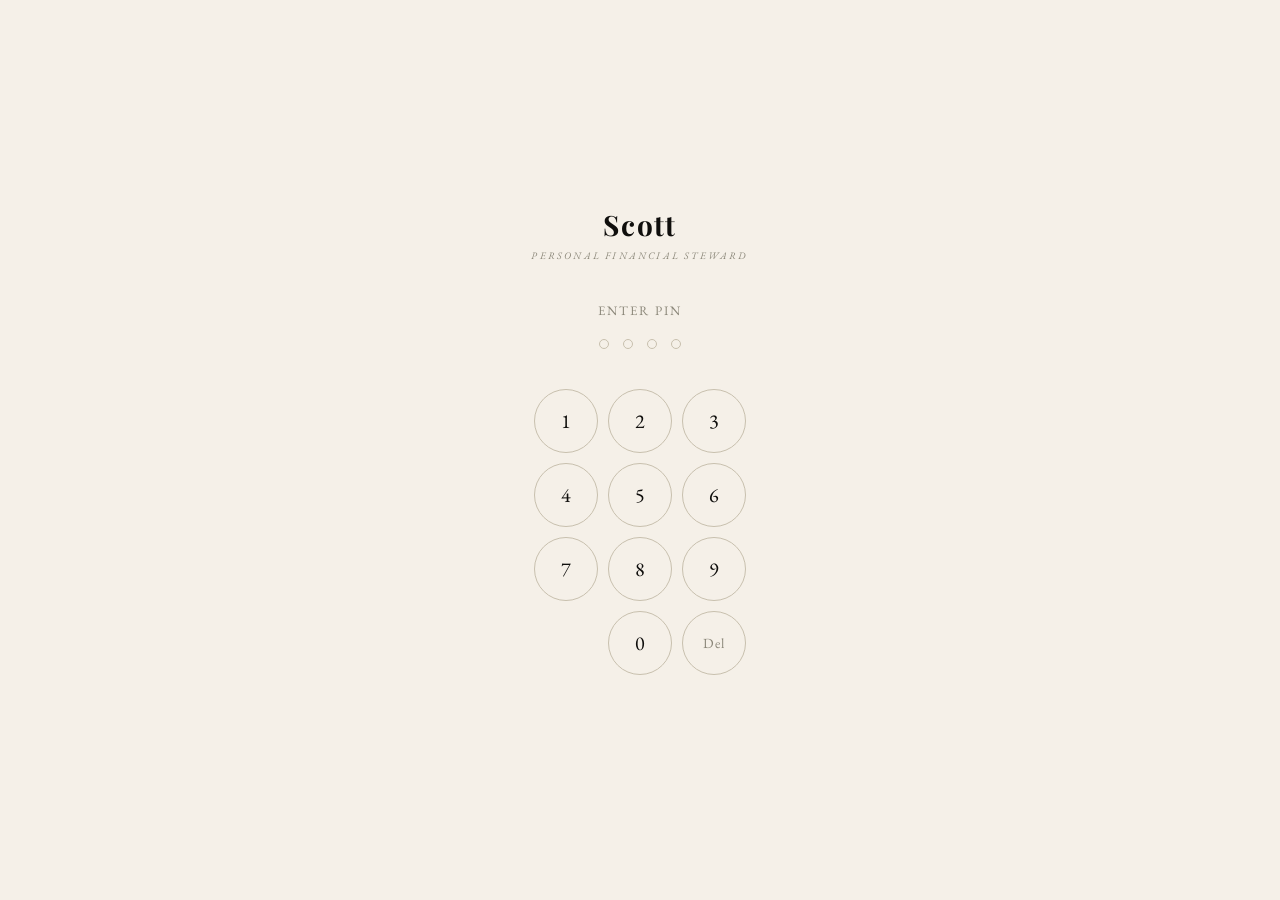
<file: index (14).html>
<!DOCTYPE html>
<html lang="en">
<head>
<meta charset="UTF-8">
<meta name="viewport" content="width=device-width, initial-scale=1.0, maximum-scale=1.0, user-scalable=no">
<meta name="theme-color" content="#f5f0e8">
<meta name="mobile-web-app-capable" content="yes">
<meta name="apple-mobile-web-app-capable" content="yes">
<meta name="apple-mobile-web-app-status-bar-style" content="default">
<meta name="apple-mobile-web-app-title" content="Scott">
<link rel="manifest" href="manifest.json">
<link rel="apple-touch-icon" href="apple-touch-icon.png">
<title>Scott</title>
<link href="https://fonts.googleapis.com/css2?family=Playfair+Display:ital,wght@0,400;0,600;0,700;1,400&family=EB+Garamond:ital,wght@0,400;0,500;1,400&display=swap" rel="stylesheet">
<style>
  :root{--parchment:#f5f0e8;--parchment-dark:#ede8dd;--ink:#0f0e0c;--ink-light:#3a3830;--ink-faint:#8a8678;--rule:#c8c0ae;--gold:#8B7355;}
  *{margin:0;padding:0;box-sizing:border-box;-webkit-tap-highlight-color:transparent;}
  html,body{height:100%;overflow:hidden;}
  body{background:var(--parchment);color:var(--ink);font-family:'EB Garamond',Georgia,serif;display:flex;flex-direction:column;height:100dvh;overscroll-behavior:none;}
  body::before{content:'';position:fixed;inset:0;background-image:repeating-linear-gradient(0deg,transparent,transparent 28px,rgba(0,0,0,0.018) 28px,rgba(0,0,0,0.018) 29px);pointer-events:none;z-index:0;}
  header{padding:12px 16px;display:flex;align-items:center;justify-content:space-between;border-bottom:1px solid var(--rule);position:relative;z-index:1;flex-shrink:0;background:var(--parchment);}
  .header-left{display:flex;align-items:center;gap:10px;}
  .header-icon{width:32px;height:32px;border-radius:4px;object-fit:cover;}
  .logo{font-family:'Playfair Display',Georgia,serif;font-size:22px;font-weight:700;letter-spacing:0.04em;}
  .logo-sub{font-size:10px;letter-spacing:0.2em;text-transform:uppercase;color:var(--ink-faint);font-style:italic;display:none;}
  @media(min-width:500px){.logo-sub{display:inline;margin-left:10px;}}
  .ledger-btn{font-family:'EB Garamond',serif;font-size:11px;letter-spacing:0.15em;text-transform:uppercase;color:var(--ink-faint);background:none;border:none;cursor:pointer;padding:6px 0;border-bottom:1px solid transparent;transition:color 0.2s,border-color 0.2s;white-space:nowrap;}
  .ledger-btn:hover{color:var(--ink);border-bottom-color:var(--ink);}

  #chat{flex:1;overflow-y:auto;padding:20px 16px 8px;display:flex;flex-direction:column;gap:20px;position:relative;z-index:1;-webkit-overflow-scrolling:touch;}
  @media(min-width:600px){#chat{padding:32px 40px 8px;gap:24px;}}
  #chat::-webkit-scrollbar{width:0px;}#chat::-webkit-scrollbar-thumb{background:transparent;}.health-card::-webkit-scrollbar{width:0px;}.health-card::-webkit-scrollbar-thumb{background:transparent;}.ledger-card::-webkit-scrollbar{width:0px;}.ledger-card::-webkit-scrollbar-thumb{background:transparent;}html *{scrollbar-width:none;}
  .msg{display:flex;flex-direction:column;max-width:88%;animation:fadeUp 0.3s ease;}
  @media(min-width:600px){.msg{max-width:72%;}}
  @keyframes fadeUp{from{opacity:0;transform:translateY(8px);}to{opacity:1;transform:translateY(0);}}
  .msg.scott{align-self:flex-start;}.msg.user{align-self:flex-end;align-items:flex-end;}
  .msg-label{font-size:10px;letter-spacing:0.2em;text-transform:uppercase;color:var(--ink-faint);margin-bottom:5px;}
  .msg-bubble{font-size:15px;line-height:1.7;color:var(--ink-light);}
  @media(min-width:480px){.msg-bubble{font-size:16px;}}
  .msg.scott .msg-bubble{font-style:italic;}.msg.user .msg-bubble{color:var(--ink);font-style:normal;}
  .msg-rule{width:28px;height:1px;background:var(--rule);margin-top:8px;}
  .msg.user .msg-rule{align-self:flex-end;}
  .sync-badge{font-size:10px;letter-spacing:0.12em;text-transform:uppercase;margin-top:6px;color:var(--ink-faint);font-style:normal;}
  .sync-badge.ok{color:var(--gold);}.sync-badge.err{color:#9b2c2c;}
  .pillar-tag{display:inline-block;font-size:9px;letter-spacing:0.15em;text-transform:uppercase;padding:2px 7px;border:1px solid var(--rule);margin-bottom:5px;color:var(--ink-faint);font-style:normal;}
  .pillar-tag.income{border-color:#4a7c59;color:#4a7c59;}.pillar-tag.expense{border-color:#9b2c2c;color:#9b2c2c;}
  .pillar-tag.asset{border-color:#8B7355;color:#8B7355;}.pillar-tag.liability{border-color:#6b5b45;color:#6b5b45;}
  .typing{display:flex;align-items:center;gap:5px;padding:4px 0;}
  .typing span{width:4px;height:4px;border-radius:50%;background:var(--ink-faint);animation:blink 1.2s ease-in-out infinite;}
  .typing span:nth-child(2){animation-delay:0.2s;}.typing span:nth-child(3){animation-delay:0.4s;}
  @keyframes blink{0%,60%,100%{opacity:0.2;}30%{opacity:1;}}
  footer{border-top:1px solid var(--rule);padding:12px 16px max(12px,env(safe-area-inset-bottom));position:relative;z-index:1;flex-shrink:0;background:var(--parchment);}
  @media(min-width:600px){footer{padding:18px 40px 24px;}}
  .input-row{display:flex;align-items:center;gap:10px;}
  #input{flex:1;background:none;border:none;border-bottom:1px solid var(--rule);padding:10px 0;font-family:'EB Garamond',serif;font-size:16px;color:var(--ink);outline:none;transition:border-color 0.2s;min-width:0;}
  #input::placeholder{color:var(--ink-faint);font-style:italic;}
  #input:focus{border-bottom-color:var(--ink);}

  #send-btn{background:none;border:none;font-family:'EB Garamond',serif;font-size:11px;letter-spacing:0.18em;text-transform:uppercase;color:var(--ink-faint);cursor:pointer;padding:10px 0;transition:color 0.2s;white-space:nowrap;flex-shrink:0;}
  #send-btn:hover{color:var(--ink);}#send-btn:disabled{color:var(--rule);cursor:default;}
  .input-hint{margin-top:7px;font-size:10px;color:var(--ink-faint);font-style:italic;display:none;}
  @media(min-width:480px){.input-hint{display:block;}}
  #ledger-panel{display:none;position:fixed;inset:0;z-index:100;background:rgba(15,14,12,0.6);backdrop-filter:blur(2px);}
  #ledger-panel.open{display:flex;align-items:flex-end;justify-content:center;}
  @media(min-width:600px){#ledger-panel.open{align-items:center;}}
  .ledger-card{background:var(--parchment);border-top:1px solid var(--rule);width:100%;max-height:85vh;overflow-y:auto;padding:24px 20px 32px;position:relative;animation:slideUp 0.25s ease;border-radius:12px 12px 0 0;}
  @media(min-width:600px){.ledger-card{border:1px solid var(--rule);width:580px;max-height:82vh;padding:40px;border-radius:0;animation:slideUpCenter 0.25s ease;}}
  @keyframes slideUp{from{transform:translateY(100%);}to{transform:translateY(0);}}
  @keyframes slideUpCenter{from{transform:translateY(16px);opacity:0;}to{transform:translateY(0);opacity:1;}}
  .ledger-handle{width:36px;height:3px;background:var(--rule);border-radius:2px;margin:0 auto 18px;}
  @media(min-width:600px){.ledger-handle{display:none;}}
  .ledger-title{font-family:'Playfair Display',serif;font-size:20px;font-weight:600;margin-bottom:3px;}
  .ledger-subtitle{font-size:11px;letter-spacing:0.18em;text-transform:uppercase;color:var(--ink-faint);margin-bottom:24px;font-style:italic;}
  .ledger-close{position:absolute;top:18px;right:18px;background:none;border:none;font-family:'EB Garamond',serif;font-size:11px;letter-spacing:0.2em;text-transform:uppercase;color:var(--ink-faint);cursor:pointer;}
  .pillar{margin-bottom:22px;}
  .pillar-name{font-family:'Playfair Display',serif;font-size:14px;font-weight:600;border-bottom:1px solid var(--rule);padding-bottom:7px;margin-bottom:10px;display:flex;justify-content:space-between;align-items:baseline;}
  .pillar-total{font-family:'EB Garamond',serif;font-size:13px;color:var(--gold);font-style:italic;}
  .category-row{display:flex;justify-content:space-between;padding:4px 0 4px 14px;font-size:13px;color:var(--ink-light);border-bottom:1px dotted var(--parchment-dark);}
  .category-name{font-style:italic;}.category-amount{color:var(--ink-faint);font-size:12px;}
  .sub-row{display:flex;justify-content:space-between;padding:2px 0 2px 28px;font-size:12px;color:var(--ink-faint);}
  .empty-ledger{font-style:italic;color:var(--ink-faint);font-size:14px;text-align:center;padding:20px 0;}

  /* HEALTH BUTTON */
  .health-btn{font-family:'EB Garamond',serif;font-size:11px;letter-spacing:0.15em;text-transform:uppercase;color:var(--ink-faint);background:none;border:none;cursor:pointer;padding:6px 0 6px 14px;border-bottom:1px solid transparent;transition:color 0.2s,border-color 0.2s;white-space:nowrap;}
  .health-btn:hover{color:var(--ink);border-bottom-color:var(--ink);}
  .header-right{display:flex;align-items:center;gap:14px;}

  /* HEALTH PANEL */
  #health-panel{display:none;position:fixed;inset:0;z-index:100;background:rgba(15,14,12,0.6);backdrop-filter:blur(2px);}
  #health-panel.open{display:flex;align-items:flex-end;justify-content:center;}
  @media(min-width:600px){#health-panel.open{align-items:center;}}
  .health-card{background:var(--parchment);border-top:1px solid var(--rule);width:100%;max-height:88vh;overflow-y:auto;padding:24px 20px 36px;position:relative;animation:slideUp 0.25s ease;border-radius:12px 12px 0 0;}
  @media(min-width:600px){.health-card{border:1px solid var(--rule);width:600px;max-height:84vh;padding:40px;border-radius:0;animation:slideUpCenter 0.25s ease;}}
  .health-handle{width:36px;height:3px;background:var(--rule);border-radius:2px;margin:0 auto 18px;}
  @media(min-width:600px){.health-handle{display:none;}}
  .health-close{position:absolute;top:18px;right:18px;background:none;border:none;font-family:'EB Garamond',serif;font-size:11px;letter-spacing:0.2em;text-transform:uppercase;color:var(--ink-faint);cursor:pointer;}
  .health-title{font-family:'Playfair Display',serif;font-size:20px;font-weight:600;margin-bottom:3px;}
  .health-subtitle{font-size:11px;letter-spacing:0.18em;text-transform:uppercase;color:var(--ink-faint);margin-bottom:24px;font-style:italic;}

  /* SCORE RING */
  .score-section{display:flex;align-items:center;gap:24px;margin-bottom:28px;padding-bottom:24px;border-bottom:1px solid var(--rule);}
  .score-ring{flex-shrink:0;width:80px;height:80px;position:relative;}
  .score-ring svg{width:80px;height:80px;transform:rotate(-90deg);}
  .score-ring circle{fill:none;stroke-width:6;}
  .score-ring .track{stroke:var(--rule);}
  .score-ring .fill{stroke:var(--gold);stroke-linecap:round;transition:stroke-dashoffset 0.8s ease;}
  .score-num{position:absolute;inset:0;display:flex;flex-direction:column;align-items:center;justify-content:center;}
  .score-num span{font-family:'Playfair Display',serif;font-size:22px;font-weight:700;line-height:1;}
  .score-num small{font-size:9px;letter-spacing:0.12em;text-transform:uppercase;color:var(--ink-faint);}
  .score-info{flex:1;}
  .score-label{font-family:'Playfair Display',serif;font-size:15px;font-weight:600;margin-bottom:4px;}
  .score-desc{font-size:13px;color:var(--ink-faint);font-style:italic;line-height:1.5;}
  .inv-level{display:inline-block;font-size:9px;letter-spacing:0.18em;text-transform:uppercase;padding:2px 8px;border:1px solid var(--gold);color:var(--gold);margin-top:6px;}

  /* ALLOCATION BARS */
  .alloc-section{margin-bottom:24px;}
  .alloc-title{font-family:'Playfair Display',serif;font-size:14px;font-weight:600;margin-bottom:14px;}
  .alloc-row{margin-bottom:14px;}
  .alloc-top{display:flex;justify-content:space-between;align-items:baseline;margin-bottom:5px;}
  .alloc-name{font-size:12px;letter-spacing:0.12em;text-transform:uppercase;color:var(--ink-light);}
  .alloc-nums{font-size:12px;color:var(--ink-faint);font-style:italic;}
  .alloc-nums .actual{color:var(--ink);}
  .bar-track{height:4px;background:var(--parchment-dark);border-radius:2px;position:relative;}
  .bar-fill{height:4px;border-radius:2px;transition:width 0.6s ease;max-width:100%;}
  .bar-fill.needs{background:#4a7c59;}
  .bar-fill.wants{background:#8B7355;}
  .bar-fill.savings{background:#5b7fa6;}
  .bar-fill.investing{background:#7c5b8b;}
  .bar-fill.over{background:#9b2c2c;}
  .bar-target{position:absolute;top:-2px;width:2px;height:8px;background:var(--ink-faint);border-radius:1px;}
  .alloc-warning{font-size:11px;margin-top:4px;font-style:italic;}
  .alloc-warning.soft{color:#8B7355;}.alloc-warning.strong{color:#9b2c2c;}

  /* PILLAR SCORES */
  .scores-section{margin-bottom:24px;}
  .scores-title{font-family:'Playfair Display',serif;font-size:14px;font-weight:600;margin-bottom:14px;}
  .score-grid{display:grid;grid-template-columns:1fr 1fr;gap:12px;}
  .score-cell{padding:12px;border:1px solid var(--rule);}
  .score-cell-name{font-size:9px;letter-spacing:0.18em;text-transform:uppercase;color:var(--ink-faint);margin-bottom:6px;}
  .score-cell-val{font-family:'Playfair Display',serif;font-size:24px;font-weight:700;}
  .score-cell-val.great{color:#4a7c59;}.score-cell-val.good{color:var(--gold);}.score-cell-val.warn{color:#8B7355;}.score-cell-val.poor{color:#9b2c2c;}
  .score-cell-label{font-size:10px;color:var(--ink-faint);font-style:italic;margin-top:2px;}

  /* INSIGHTS */
  .insights-section{}
  .insights-title{font-family:'Playfair Display',serif;font-size:14px;font-weight:600;margin-bottom:12px;}
  .insight-item{padding:10px 0;border-bottom:1px dotted var(--parchment-dark);font-size:13px;color:var(--ink-light);font-style:italic;line-height:1.5;}
  .insight-item:last-child{border-bottom:none;}
  .insight-item.positive{color:#4a7c59;}.insight-item.caution{color:#8B7355;}.insight-item.alert{color:#9b2c2c;}
  .no-data{font-style:italic;color:var(--ink-faint);font-size:14px;text-align:center;padding:20px 0;}


  /* TREASURY */
  .treasury-display{font-family:'EB Garamond',serif;font-size:11px;color:var(--ink-faint);letter-spacing:0.06em;cursor:pointer;padding:4px 0;border-bottom:1px dotted transparent;transition:color 0.2s,border-color 0.2s;white-space:nowrap;}
  .treasury-display:hover{color:var(--gold);border-bottom-color:var(--gold);}
  .treasury-modal{display:none;position:fixed;inset:0;z-index:150;background:rgba(15,14,12,0.7);backdrop-filter:blur(2px);align-items:center;justify-content:center;}
  .treasury-modal.open{display:flex;}
  .treasury-box{background:var(--parchment);border:1px solid var(--rule);padding:32px 28px;width:min(340px,90vw);position:relative;}
  .treasury-box-title{font-family:'Playfair Display',serif;font-size:18px;font-weight:600;margin-bottom:4px;}
  .treasury-box-sub{font-size:11px;letter-spacing:0.15em;text-transform:uppercase;color:var(--ink-faint);font-style:italic;margin-bottom:20px;}
  .treasury-box-close{position:absolute;top:14px;right:16px;background:none;border:none;font-size:11px;letter-spacing:0.2em;text-transform:uppercase;color:var(--ink-faint);cursor:pointer;}
  .treasury-input-row{display:flex;gap:10px;align-items:flex-end;}
  .treasury-input{flex:1;background:none;border:none;border-bottom:1px solid var(--rule);padding:8px 0;font-family:'EB Garamond',serif;font-size:18px;color:var(--ink);outline:none;}
  .treasury-input:focus{border-bottom-color:var(--ink);}
  .treasury-save{background:none;border:none;font-family:'EB Garamond',serif;font-size:11px;letter-spacing:0.2em;text-transform:uppercase;color:var(--ink-faint);cursor:pointer;padding:8px 0;transition:color 0.2s;white-space:nowrap;}
  .treasury-save:hover{color:var(--ink);}
  .treasury-note{font-size:11px;color:var(--ink-faint);font-style:italic;margin-top:12px;line-height:1.5;}


  .health-reset-btn{display:block;width:100%;text-align:center;margin-top:28px;padding-top:18px;border-top:1px dotted var(--rule);background:none;border-left:none;border-right:none;border-bottom:none;font-family:'EB Garamond',serif;font-size:10px;letter-spacing:0.18em;text-transform:uppercase;color:var(--ink-faint);cursor:pointer;opacity:0.5;transition:opacity 0.2s,color 0.2s;}
  .health-reset-btn:hover{opacity:1;color:#9b2c2c;}

  /* ── PIN LOCK ───────────────────────────────────────────────────────── */
  #pin-screen{position:fixed;inset:0;z-index:500;background:var(--parchment);display:flex;flex-direction:column;align-items:center;justify-content:center;gap:0;transition:opacity 0.4s ease;}
  #pin-screen.hiding{opacity:0;pointer-events:none;}
  .pin-logo{font-family:'Playfair Display',serif;font-size:28px;font-weight:700;letter-spacing:0.06em;margin-bottom:6px;}
  .pin-sub{font-size:10px;letter-spacing:0.22em;text-transform:uppercase;color:var(--ink-faint);font-style:italic;margin-bottom:40px;}
  .pin-prompt{font-size:13px;letter-spacing:0.15em;text-transform:uppercase;color:var(--ink-faint);margin-bottom:20px;}
  .pin-dots{display:flex;gap:14px;margin-bottom:36px;}
  .pin-dot{width:10px;height:10px;border-radius:50%;border:1px solid var(--rule);background:transparent;transition:background 0.15s,border-color 0.15s;}
  .pin-dot.filled{background:var(--ink);border-color:var(--ink);}
  .pin-dot.error{background:#9b2c2c;border-color:#9b2c2c;}
  .pin-pad{display:grid;grid-template-columns:repeat(3,64px);grid-template-rows:repeat(4,64px);gap:10px;}
  .pin-key{width:64px;height:64px;border-radius:50%;border:1px solid var(--rule);background:none;font-family:'EB Garamond',serif;font-size:20px;color:var(--ink);cursor:pointer;transition:background 0.15s,transform 0.1s;display:flex;align-items:center;justify-content:center;-webkit-tap-highlight-color:transparent;}
  .pin-key:active{background:var(--parchment-dark);transform:scale(0.94);}
  .pin-key.del{font-size:14px;letter-spacing:0.08em;color:var(--ink-faint);}
  .pin-key.empty{border:none;cursor:default;}
  .pin-error{font-size:11px;color:#9b2c2c;letter-spacing:0.12em;text-transform:uppercase;height:16px;margin-top:-24px;margin-bottom:12px;}
  .pin-set-note{font-size:11px;color:var(--ink-faint);font-style:italic;margin-top:20px;text-align:center;max-width:220px;line-height:1.6;}

  /* ── WELCOME SPLASH ─────────────────────────────────────────────────── */
  #welcome{position:absolute;inset:0;display:flex;flex-direction:column;align-items:center;justify-content:center;pointer-events:none;z-index:0;transition:opacity 0.5s ease;}
  #welcome.gone{opacity:0;}
  .welcome-greeting{font-family:'Playfair Display',serif;font-size:clamp(22px,5vw,32px);font-weight:600;color:var(--ink);letter-spacing:0.02em;text-align:center;line-height:1.3;}
  .welcome-sub{font-size:12px;letter-spacing:0.2em;text-transform:uppercase;color:var(--ink-faint);font-style:italic;margin-top:10px;text-align:center;}

  /* ── POLISH ─────────────────────────────────────────────────────────── */
  #chat{position:relative;}
  .msg-bubble{white-space:pre-line;}
  .ledger-card,.health-card{scrollbar-width:none;}
  .health-card{padding-bottom:80px;}

</style>
</head>
<body>
<header>
  <div class="header-left">
    <img class="header-icon" src="apple-touch-icon.png" alt="S">
    <span class="logo">Scott</span>
    <span class="logo-sub">Personal Financial Steward</span>
  </div>
  <div class="header-right">
    <button class="ledger-btn" onclick="openTreasury()" id="treasury-display">Treasury</button>
    <button class="ledger-btn" onclick="openLedger()">Ledger</button>
    <button class="health-btn" onclick="openHealth()">Health</button>
  </div>
</header>

<div id="chat">
  <div id="welcome">
    <div class="welcome-greeting" id="welcome-greeting"></div>
    <div class="welcome-sub">Your estate awaits, Sir.</div>
  </div>
</div>
<footer>
  <div class="input-row">
    <input id="input" type="text" placeholder="At your service, sir." autocomplete="off"/>

    <button id="send-btn" onclick="handleSend()">Send</button>
  </div>
  <div class="input-hint">I’ve seen you stare down gods sir, yet you look positively defeated by a file extension.</div>
</footer>
<div id="ledger-panel">
  <div class="ledger-card">
    <div class="ledger-handle"></div>
    <button class="ledger-close" onclick="closeLedger()">Close</button>
    <div class="ledger-title">The Grand Ledger</div>
    <div class="ledger-subtitle">A full accounting of your estate</div>
    <div id="ledger-body"></div>
  </div>
</div>
<script>

const APPS_SCRIPT_URL="https://script.google.com/macros/s/AKfycbymZobLtD6rkkG8VoJxsBryI8GRQtpR_xkGrUyIqn-O2CeF6yFczTpwEueMrrwpUg/exec";
const ledger={income:{},expenses:{},assets:{},liabilities:{}};
const TYPE_TO_PILLAR={income:"income",expense:"expenses",asset:"assets",liability:"liabilities"};

function parseAmount(text){
  const t=text.toLowerCase().replace(/,/g,'');
  const mults=[[/(\d+(?:\.\d+)?)\s*crore/,10000000],[/(\d+(?:\.\d+)?)\s*cr\b/,10000000],[/(\d+(?:\.\d+)?)\s*lakh/,100000],[/(\d+(?:\.\d+)?)\s*lac\b/,100000],[/(\d+(?:\.\d+)?)\s*million/,1000000],[/(\d+(?:\.\d+)?)\s*m\b/,1000000],[/(\d+(?:\.\d+)?)\s*thousand/,1000],[/(\d+(?:\.\d+)?)\s*k\b/,1000]];
  for(const[re,m]of mults){const x=t.match(re);if(x)return Math.round(parseFloat(x[1])*m);}
  const slangs=[/set\s+(?:me\s+)?back\s+[₹$]?\s*(\d+(?:\.\d+)?)/,/shell(?:ed)?\s+out\s+[₹$]?\s*(\d+(?:\.\d+)?)/,/came\s+to\s+[₹$]?\s*(\d+(?:\.\d+)?)/,/cost(?:s|ed)?\s+(?:me\s+)?[₹$]?\s*(\d+(?:\.\d+)?)/,/dropped\s+[₹$]?\s*(\d+(?:\.\d+)?)/,/blew\s+[₹$]?\s*(\d+(?:\.\d+)?)/,/forked\s+out\s+[₹$]?\s*(\d+(?:\.\d+)?)/,/coughed\s+up\s+[₹$]?\s*(\d+(?:\.\d+)?)/,/in\s+the\s+hole\s+(?:for\s+)?[₹$]?\s*(\d+(?:\.\d+)?)/,/(\d+(?:\.\d+)?)\s+in\s+the\s+hole/,/(?:sent|transferred|wired|gave)\s+(?:me\s+)?[₹$]?\s*(\d+(?:\.\d+)?)/,/[₹$]?\s*(\d+(?:\.\d+)?)\s+purchase/,/loan\s+of\s+[₹$]?\s*(\d+(?:\.\d+)?)/,/borrowed\s+[₹$]?\s*(\d+(?:\.\d+)?)/];
  for(const re of slangs){const x=t.match(re);if(x)return Math.round(parseFloat(x[1]));}
  const pa=t.match(/\b(?:for|at|worth|of|costing|paid|spent|received|got|send|sent)\s+[₹$]?\s*(\d+(?:\.\d+)?)\b/);
  if(pa)return Math.round(parseFloat(pa[1]));
  const cn=t.match(/[₹$]\s*(\d+(?:\.\d+)?)/);
  if(cn)return Math.round(parseFloat(cn[1]));
  const all=[...t.matchAll(/\b(\d+(?:\.\d+)?)\b/g)].map(m=>parseFloat(m[1])).filter(n=>n>0);
  if(!all.length)return null;
  return Math.round(Math.max(...all));
}
function buildNote(text){
  let t=text.replace(/^scott[,.\s]*/i,'').replace(/\b(i\s+)?(bought|purchased|got|received|paid|spent|earned|ordered|grabbed|picked\s+up|gave|tipped|donated|subscribed|renewed|recharged|filled|ate|dined|swiped|shed|bagged|won|invested\s+in|put\s+into|dropped|shelled\s+out|blew|forked\s+out|coughed\s+up|took\s+a?\s+loan\s+of?|borrowed|sold|used|sent|transferred|wired)\s*/i,'').replace(/set\s+(?:me\s+)?back\s+/i,'').replace(/shell(?:ed)?\s+out\s+/i,'').replace(/came\s+to\s+/i,'').replace(/\b(?:for|at|worth|costing)\s+[₹$]?[\d,.]+\s*(?:crore|cr|lakh|lac|million|thousand|k)?\b/gi,'').replace(/[₹$][\d,.]+\s*(?:crore|cr|lakh|lac|million|thousand|k)?\b/gi,'').replace(/\b[\d,.]+\s*(?:crore|cr|lakh|lac|million|thousand|k)\b/gi,'').replace(/\b\d+(?:\.\d+)?\b/g,'').replace(/\b(a|an|the|some|few|my|his|her|their|our|me|old|new|that|this)\b/gi,'').replace(/\s{2,}/g,' ').trim();
  return t||text.replace(/^scott[,.\s]*/i,'').trim();
}
function splitClauses(text){
  const parts=text.split(/\s+but\s+|\s+and\s+also\s+|\s+also\s+|\s+meanwhile\s+|\s+while\s+/i);
  if(parts.length>1&&parts.every(p=>p.trim().length>3))return parts.map(p=>p.trim());
  return[text];
}
const CONSUMED_SERVICES=/\b(gym\s*membership|membership|subscription|insurance|haircut|salon|massage|spa|consultation|class|course|coaching|tuition|recharge|ticket|pass|entry\s*fee|service\s*charge|maintenance\s*fee|annual\s*fee|processing\s*fee)\b/i;
const OWNED_THINGS=/\b(shares?|stocks?|equity|mutual\s*fund|mf\b|sip\b|elss|index\s*fund|etf\b|bitcoin|btc|ethereum|eth|crypto|nft|property|land|plot|flat|house|apartment|villa|bungalow|real\s*estate|gold|silver|sgb|sovereign\s*gold|digital\s*gold|fixed\s*deposit|fd\b|recurring\s*deposit|rd\b|ppf|nps|epf|scooter|motorcycle|activa|splendor|two\s*wheeler|car\b|suv|sedan|four\s*wheeler|vehicle|automobile|laptop|macbook|computer|desktop|ipad|tablet|iphone|smartphone|mobile\s*phone|refrigerator|washing\s*machine|air\s*conditioner|television|tv\b|furniture|sofa|bed|mattress|watch|jewellery|jewelry|ring|necklace|bracelet|camera|drone)\b/i;
const CONSUMED_THINGS=/\b(petrol|diesel|fuel|cng|groceries|grocery|vegetables|fruits|milk|eggs|bread|bananas?|chai|tea|coffee|snack|biscuit|pizza|burger|biryani|dosa|meal|lunch|dinner|breakfast|rent\b|electricity|water\s*bill|gas\s*cylinder|lpg|internet|wifi|broadband|mobile\s*bill|postpaid|prepaid|recharge|netflix|spotify|hotstar|amazon\s*prime|youtube\s*premium|medicine|capsule|pharmacy|uber|ola|rapido|auto\s*fare|cab\s*fare|metro|bus\s*fare|train\s*fare|flight\s*ticket|toll|parking|donation|charity|school\s*fee|college\s*fee|exam\s*fee)\b/i;
const LIABILITY_SIGNALS=/\b(emi|home\s*loan|car\s*loan|personal\s*loan|education\s*loan|business\s*loan|credit\s*card\s*(bill|due|payment)|cc\s*bill|cc\s*due|mortgage|loan\s*repayment|borrowed|owe\b|debt\b|outstanding|simpl|lazypay|bnpl|buy\s*now\s*pay\s*later|slice\b|in\s*the\s*hole|took\s*a\s*loan|take\s*a\s*loan|took\s*loan|used\s*(my\s*)?credit\s*card)\b/i;
const LIQUIDATION_VERBS=/\b(sold|redeemed|withdrew|liquidated|cashed\s*out|encashed|sold\s*off)\b/i;
const INCOME_SIGNALS=/\b(salary|salry|stipend|bonus|dividend|interest\s*received|rent\s*received|royalty|pension|commission|freelance|consulting\s*fee|project\s*payment|tax\s*refund|cashback|gift\s*money|birthday\s*money|reimbursement|prize|reward|got\s*paid|credited|sent\s*me|wired\s*me|transferred\s*to\s*me|dad\s*sent|mom\s*sent|friend\s*sent|bhai\s*sent|income)\b/i;
const EXPENSE_SLANG=/\b(spent|paid\s*for|swiped|shelled?\s*out|forked\s*out|coughed\s*up|set\s*me\s*back|came\s*to|shell\s*out|donated|subscribed|recharged|tipped|gave\s*away|splurged|burned)\b/i;
function detectType(text){
  const t=text.toLowerCase();
  if(LIABILITY_SIGNALS.test(t))return"liability";
  if(LIQUIDATION_VERBS.test(t))return"income";
  if(INCOME_SIGNALS.test(t))return"income";
  if(CONSUMED_SERVICES.test(t))return"expense";
  if(OWNED_THINGS.test(t)&&!CONSUMED_THINGS.test(t))return"asset";
  if(CONSUMED_THINGS.test(t))return"expense";
  if(EXPENSE_SLANG.test(t))return"expense";
  if(/\b(bought|purchased|paid|gave|ordered|grabbed|ate|dined|got\s+a)\b/.test(t)&&!INCOME_SIGNALS.test(t))return"expense";
  if(/\b(sent\s+to|transferred\s+to|wired\s+to|gave\s+to|sending\s+to|transfer\s+to|give\s+to)\b/.test(t)&&parseAmount(t))return"expense";
  if(/\b(got|received|sent\s+me|gives?\s+me)\b/.test(t)&&parseAmount(t))return"income";
  if(/\b(cash\s*in\s*hand|cash\s*on\s*hand|kept\s*cash|have\s*cash|holding\s*cash)\b/.test(t))return"asset";
  return null;
}
const EC=[{c:"food",s:"groceries",r:/\b(grocery|groceries|supermarket|bigbasket|blinkit|zepto|kirana|vegetables|sabzi|ration)\b/i},{c:"food",s:"dining_out",r:/\b(restaurant|dine|dining|cafe|zomato|swiggy|food\s*delivery|biryani|pizza|burger|dosa|idli|thali|paratha|noodles|dinner|lunch|breakfast|brunch)\b/i},{c:"food",s:"fruits_veggies",r:/\b(banana|apple|mango|orange|fruit|tomato|onion|potato)\b/i},{c:"food",s:"snacks",r:/\b(snack|biscuit|chips|namkeen|chocolate|candy|mithai|bakery|maggi)\b/i},{c:"food",s:"chai_coffee",r:/\b(chai|tea|coffee|cappuccino|latte)\b/i},{c:"food",s:"milk_dairy",r:/\b(milk|curd|paneer|ghee|butter|cheese|dairy)\b/i},{c:"food",s:"delivery_tip",r:/\b(delivery\s*guy|delivery\s*boy|tip\b|tipped|bhaiya)\b/i},{c:"transport",s:"fuel",r:/\b(petrol|diesel|fuel|cng|filling)\b/i},{c:"transport",s:"cab",r:/\b(uber|ola|rapido|cab|taxi|auto|rickshaw)\b/i},{c:"transport",s:"metro_bus",r:/\b(metro|bus\s*fare|ksrtc|msrtc|tube)\b/i},{c:"transport",s:"train",r:/\b(train|railway|irctc|tatkal)\b/i},{c:"transport",s:"flight",r:/\b(flight|airline|airfare|indigo|air\s*india|spicejet|plane)\b/i},{c:"transport",s:"toll_parking",r:/\b(toll|fastag|parking)\b/i},{c:"transport",s:"servicing",r:/\b(servicing|mechanic|tyre|oil\s*change)\b/i},{c:"health",s:"gym_fitness",r:/\b(gym|fitness|workout|crossfit|yoga|zumba|membership)\b/i},{c:"health",s:"medicine",r:/\b(medicine|capsule|syrup|pharmacy|chemist|1mg|netmeds|apollo)\b/i},{c:"health",s:"doctor",r:/\b(doctor|physician|clinic|consultation|checkup|hospital|dentist|specialist)\b/i},{c:"health",s:"supplements",r:/\b(protein|whey|supplement|vitamin|creatine|bcaa|omega)\b/i},{c:"utilities",s:"electricity",r:/\b(electricity|electric\s*bill|power\s*bill|bescom|msedcl)\b/i},{c:"utilities",s:"internet",r:/\b(internet|wifi|broadband|jio\s*fiber|airtel\s*fiber)\b/i},{c:"utilities",s:"mobile",r:/\b(recharge|mobile\s*bill|postpaid|prepaid|jio|airtel|vodafone)\b/i},{c:"utilities",s:"gas",r:/\b(lpg|gas\s*cylinder|cooking\s*gas|indane|hp\s*gas|bharat\s*gas)\b/i},{c:"utilities",s:"rent",r:/\b(rent\b|landlord|pg\b|paying\s*guest|hostel)\b/i},{c:"entertainment",s:"streaming",r:/\b(netflix|amazon\s*prime|hotstar|disney|zee5|sony\s*liv|jiocinema|youtube\s*premium|spotify|apple\s*music)\b/i},{c:"entertainment",s:"movies",r:/\b(movie|film|cinema|theatre|bookmyshow|pvr|inox)\b/i},{c:"entertainment",s:"gaming",r:/\b(game|gaming|steam|playstation|xbox|bgmi|pubg|valorant)\b/i},{c:"entertainment",s:"outing",r:/\b(dinner\s*with|outing|party|celebration|treat\b|get\s*together)\b/i},{c:"education",s:"courses",r:/\b(udemy|coursera|skillshare|unacademy|byjus|vedantu|masterclass|course\s*fee)\b/i},{c:"education",s:"books",r:/\b(book\b|textbook|novel|kindle)\b/i},{c:"education",s:"fees",r:/\b(school\s*fee|college\s*fee|tuition|coaching|exam\s*fee|admission)\b/i},{c:"shopping",s:"clothing",r:/\b(clothes|shirt|jeans|tshirt|kurta|saree|dress|shoes|sneakers|jacket|myntra|ajio|zara)\b/i},{c:"shopping",s:"personal_care",r:/\b(shampoo|soap|facewash|moisturizer|perfume|deodorant|salon|haircut|spa|nykaa)\b/i},{c:"finance",s:"insurance_premium",r:/\b(insurance\s*premium|policy\s*premium|lic\s*premium|term\s*plan)\b/i},{c:"finance",s:"tax",r:/\b(income\s*tax|gst|tds|advance\s*tax)\b/i},{c:"social",s:"gifts",r:/\b(gift\b|present\b|birthday\s*gift|wedding\s*gift|sent\s+to|transferred\s+to|gave\s+to)\b/i},{c:"social",s:"donation",r:/\b(donate|donation|charity|ngo|temple|church|mosque|gurudwara)\b/i}];
const IC=[{c:"active_income",s:"salary",r:/\b(salary|paycheck|ctc|monthly\s*pay|stipend)\b/i},{c:"active_income",s:"bonus",r:/\b(bonus|incentive|appraisal|hike)\b/i},{c:"active_income",s:"freelance",r:/\b(freelance|contract|gig|fiverr|upwork|project\s*payment|client\s*paid)\b/i},{c:"active_income",s:"consulting",r:/\b(consult|consulting|advisory)\b/i},{c:"active_income",s:"business",r:/\b(business\s*income|profit|revenue|sales\s*income)\b/i},{c:"passive_income",s:"dividends",r:/\b(dividend)\b/i},{c:"passive_income",s:"interest",r:/\b(interest\s*received|fd\s*interest|savings\s*interest)\b/i},{c:"passive_income",s:"rental_income",r:/\b(rent\s*received|rental\s*income|tenant)\b/i},{c:"passive_income",s:"capital_gains",r:/\b(sold\s*shares|sold\s*stocks|sold\s*mutual|redeemed|capital\s*gain)\b/i},{c:"passive_income",s:"asset_sale",r:/\b(sold\s*my|sold\s*old|sold\s*the)\b/i},{c:"windfall",s:"gift_received",r:/\b(gift\s*received|gifted|birthday\s*money|cash\s*gift|diwali\s*bonus|dad\s*sent|mom\s*sent|friend\s*sent|bhai\s*sent|sent\s*me|wired\s*me)\b/i},{c:"windfall",s:"cashback_refund",r:/\b(cashback|cash\s*back|refund|reimbursement)\b/i},{c:"windfall",s:"prize_reward",r:/\b(won|prize|reward|lottery|competition)\b/i}];
const AC=[{c:"investments",s:"stocks",r:/\b(shares?|stocks?|equity|nse|bse)\b/i},{c:"investments",s:"mutual_fund",r:/\b(mutual\s*fund|mf\b|sip\b|elss|index\s*fund|etf\b)\b/i},{c:"investments",s:"fixed_deposit",r:/\b(fixed\s*deposit|fd\b|recurring\s*deposit|rd\b)\b/i},{c:"investments",s:"ppf_nps_epf",r:/\b(ppf|nps|epf)\b/i},{c:"investments",s:"real_estate",r:/\b(property|land|plot|flat|house|apartment|villa|bungalow)\b/i},{c:"crypto",s:"bitcoin",r:/\b(bitcoin|btc)\b/i},{c:"crypto",s:"ethereum",r:/\b(ethereum|eth)\b/i},{c:"crypto",s:"altcoin",r:/\b(crypto|coin|token|binance|wazirx)\b/i},{c:"precious_metals",s:"gold",r:/\b(gold|sgb|sovereign\s*gold|digital\s*gold)\b/i},{c:"precious_metals",s:"silver",r:/\bsilver\b/i},{c:"precious_metals",s:"watch_jewelry",r:/\b(watch|jewellery|jewelry|ring|necklace|bracelet)\b/i},{c:"depreciating_assets",s:"two_wheeler",r:/\b(scooter|motorcycle|bike|activa|splendor|two\s*wheeler)\b/i},{c:"depreciating_assets",s:"car",r:/\b(car\b|suv|sedan|four\s*wheeler|automobile)\b/i},{c:"depreciating_assets",s:"laptop",r:/\b(laptop|macbook|computer|desktop)\b/i},{c:"depreciating_assets",s:"smartphone",r:/\b(iphone|smartphone|mobile\s*phone|oneplus|samsung\s*phone)\b/i},{c:"depreciating_assets",s:"appliances",r:/\b(refrigerator|washing\s*machine|air\s*conditioner|tv\b|television)\b/i},{c:"depreciating_assets",s:"camera_drone",r:/\b(camera|drone|gopro)\b/i},{c:"liquid_assets",s:"cash_in_hand",r:/\b(cash\s*in\s*hand|cash\s*on\s*hand|kept\s*cash|holding\s*cash)\b/i},{c:"liquid_assets",s:"savings_account",r:/\b(savings\s*account|current\s*account|deposited\s*in\s*bank)\b/i}];
const LC=[{c:"long_term_loans",s:"home_loan",r:/\b(home\s*loan|house\s*loan|mortgage|housing\s*loan)\b/i},{c:"long_term_loans",s:"car_loan",r:/\b(car\s*loan|vehicle\s*loan|auto\s*loan)\b/i},{c:"long_term_loans",s:"education_loan",r:/\b(education\s*loan|student\s*loan)\b/i},{c:"long_term_loans",s:"personal_loan",r:/\b(personal\s*loan|took\s*a\s*loan|take\s*a\s*loan)\b/i},{c:"short_term_dues",s:"credit_card_bill",r:/\b(credit\s*card|cc\s*bill|cc\s*due|used\s*credit\s*card)\b/i},{c:"short_term_dues",s:"emi",r:/\b(emi|instalment|installment|equated)\b/i},{c:"short_term_dues",s:"bnpl",r:/\b(simpl|lazypay|bnpl|buy\s*now\s*pay\s*later|slice\b)\b/i},{c:"informal_debts",s:"borrowed_money",r:/\b(borrowed|owe\b|lent\s*by|friend\s*gave|family\s*gave|in\s*the\s*hole|roommate)\b/i}];
function detectCategory(text,type){
  const rules=type==="expense"?EC:type==="income"?IC:type==="asset"?AC:LC;
  for(const{c,s,r}of rules){if(r.test(text))return{main_category:c,sub_category:s};}
  const t=text.toLowerCase();
  const noun=t.match(/\b(?:on|for|at|in|into|of)\s+(?:a\s+|an\s+|the\s+)?([a-z]+(?:\s+[a-z]+)?)/);
  const sub=noun?noun[1].trim().replace(/\s+/g,'_').replace(/[^a-z0-9_]/g,''):"general";
  return{main_category:{expense:"misc",income:"other",asset:"other",liability:"other"}[type]||"misc",sub_category:sub};
}
function parseTransaction(text){
  const amount=parseAmount(text);if(!amount)return null;
  const type=detectType(text);if(!type)return null;
  const{main_category,sub_category}=detectCategory(text,type);
  return{type,amount,main_category,sub_category,note:buildNote(text)};
}
function parseAll(text){return splitClauses(text).map(c=>parseTransaction(c)).filter(Boolean);}
function fmt(n){return Number(n).toLocaleString('en-IN');}
function humanize(s){return(s||'').replace(/_/g,' ');}
function rand(arr){return arr[Math.floor(Math.random()*arr.length)];}
const REPLIES={
  expense:[(c,s,a,n)=>`Duly noted, Sir. \u20b9${fmt(a)} for ${n} recorded under ${humanize(c)} \u2014 ${humanize(s)}.`,(c,s,a,n)=>`Of course, Master Sanket. ${n} at \u20b9${fmt(a)}, filed under ${humanize(c)}. Consumption acknowledged.`,(c,s,a,n)=>`Recorded, Sir. \u20b9${fmt(a)} on ${n}. The harvest diminishes, though the estate endures.`,(c,s,a,n)=>`As you instruct. \u20b9${fmt(a)} \u2014 ${humanize(s)} under ${humanize(c)} \u2014 entered accordingly.`],
  income:[(c,s,a,n)=>`Splendid news, Master Sanket. \u20b9${fmt(a)} in ${humanize(s)} credited to the estate.`,(c,s,a,n)=>`Excellent, Sir. \u20b9${fmt(a)} received \u2014 entered into ${humanize(c)} with pleasure.`,(c,s,a,n)=>`A welcome inflow, Master Sanket. \u20b9${fmt(a)} from ${n} duly noted.`],
  asset:[(c,s,a,n)=>`A fine acquisition, Master Sanket. ${n} at \u20b9${fmt(a)} added to holdings under ${humanize(c)}.`,(c,s,a,n)=>`Prudent as ever, Sir. \u20b9${fmt(a)} in ${humanize(s)} now stands among your assets.`,(c,s,a,n)=>`Recorded in the asset ledger, Sir. ${n} at \u20b9${fmt(a)} \u2014 a sound addition.`],
  liability:[(c,s,a,n)=>`Noted, Sir. \u20b9${fmt(a)} under ${humanize(s)} entered as a liability. A gentleman's debt is managed promptly.`,(c,s,a,n)=>`The \u20b9${fmt(a)} ${humanize(s)} obligation is now recorded, Master Sanket.`,(c,s,a,n)=>`Recorded, Sir. \u20b9${fmt(a)} owed under ${humanize(c)}. The neighbouring kingdom shall be paid in due course.`],
  confused:["I'm afraid I couldn't identify both an amount and a transaction in that, Sir. Might you rephrase?","Forgive me, Master Sanket \u2014 I caught the intent but not the figures. Could you include the amount?","My records require a sum, Sir. Do elaborate with the figure in question.","An intriguing statement, Sir, but the ledger needs a number to proceed. Might you oblige?"]
};
function generateReply(txn){
  if(!txn)return rand(REPLIES.confused);
  const{type,amount,main_category:c,sub_category:s,note:n}=txn;
  return rand(REPLIES[type]||REPLIES.confused)(c,s,amount,n);
}
const ST=[
  {r:/\b(hello|hi\b|hey\b|good\s*morning|good\s*evening|good\s*night|good\s*day)\b/i,fn:()=>rand(["At your service, Master Sanket. The ledger is open.","Good to hear from you, Sir. Shall we attend to the accounts?","Always present, Sir. How may the estate be served?"])},
  {r:/\b(thank|thanks|great\s*job|well\s*done|good\s*job|amazing|excellent|brilliant|perfect|nice|cheers|splendid|superb|outstanding|bravo)\b/i,fn:()=>rand(["You are most gracious, Sir. I merely perform my duties.","Thank you, Master Sanket. Your approval is the finest reward.","Most kind, Sir. Shall we continue?","The estate is in capable hands, Sir."])},
  {r:/\b(sup\b|yo\b|wassup|what'?s\s*up|howdy)\b/i,fn:()=>rand(["At your service, Sir. The ledger awaits.","Present and attentive, Master Sanket.","Ready when you are, Sir."])},
  {r:/\b(okay|ok\b|got\s*it|understood|noted|alright|alr\b|sure|makes\s*sense|sounds\s*good|cool\b)\b/i,fn:()=>rand(["Very good, Sir.","Of course, Master Sanket.","As you wish, Sir."])},
  {r:/\b(how\s*are\s*you|how\s*do\s*you\s*do|you\s*good)\b/i,fn:()=>rand(["In fine form, Sir, thank you. The estate's affairs are my singular concern.","Always well when the accounts are in order, Master Sanket."])},
  {r:/\b(balance|total|summary|net\s*worth|how\s*much)\b/i,fn:()=>"Kindly open The Grand Ledger above, Sir \u2014 a full accounting of all four pillars awaits."},
  {r:/\b(help|what\s*can\s*you|how\s*do\s*i|how\s*to|commands?|features?)\b/i,fn:()=>"Simply converse with me naturally, Sir. Log transactions: \u2018Spent 500 on petrol\u2019 or \u2018Got salary 45k\u2019. Ask questions: \u2018Am I on track?\u2019 or \u2018How should I allocate my raise?\u2019. Open Health to see your estate analysis."},
];
function checkSmallTalk(text){for(const{r,fn}of ST){if(r.test(text))return fn();}return null;}

function appendMsg(role,text,txn){
  const chat=document.getElementById('chat');
  const div=document.createElement('div');div.className='msg '+role;
  const label=document.createElement('div');label.className='msg-label';label.textContent=role==='scott'?'Scott':'Master Sanket';div.appendChild(label);
  if(txn&&role==='scott'){const tag=document.createElement('div');tag.className='pillar-tag '+txn.type;tag.textContent={income:'Income',expense:'Expense',asset:'Asset',liability:'Liability'}[txn.type]||txn.type;div.appendChild(tag);}
  const bubble=document.createElement('div');bubble.className='msg-bubble';
  // Render newlines as line breaks, sanitise everything else
  bubble.innerHTML=text.replace(/&/g,'&amp;').replace(/</g,'&lt;').replace(/>/g,'&gt;').replace(/\n/g,'<br>');
  div.appendChild(bubble);
  if(txn){const badge=document.createElement('div');badge.className='sync-badge';badge.textContent='\u00b7 Updating the ledger\u2026';const id='b'+Date.now()+Math.random();badge.id=id;div.dataset.badgeId=id;div.appendChild(badge);}
  const rule=document.createElement('div');rule.className='msg-rule';div.appendChild(rule);
  chat.appendChild(div);chat.scrollTop=chat.scrollHeight;return div;
}
function updateBadge(div,state){const b=document.getElementById(div.dataset.badgeId);if(!b)return;b.className='sync-badge '+(state==='ok'?'ok':'err');b.textContent=state==='ok'?'\u00b7 Ledger updated.':'\u00b7 Could not reach the ledger, Sir.';}
function showTyping(){const chat=document.getElementById('chat');const div=document.createElement('div');div.className='msg scott';div.id='typing';const l=document.createElement('div');l.className='msg-label';l.textContent='Scott';const t=document.createElement('div');t.className='typing';t.innerHTML='<span></span><span></span><span></span>';div.appendChild(l);div.appendChild(t);chat.appendChild(div);chat.scrollTop=chat.scrollHeight;}
function removeTyping(){const t=document.getElementById('typing');if(t)t.remove();}
function updateLedger(txn){const p=TYPE_TO_PILLAR[txn.type];if(!ledger[p][txn.main_category])ledger[p][txn.main_category]={};if(!ledger[p][txn.main_category][txn.sub_category])ledger[p][txn.main_category][txn.sub_category]=0;ledger[p][txn.main_category][txn.sub_category]+=txn.amount;}
async function syncToSheet(txn){const params=new URLSearchParams({datetime:new Date().toISOString(),amount:(txn.type==='expense'||txn.type==='liability')?-txn.amount:txn.amount,type:txn.type,main_category:txn.main_category,sub_category:txn.sub_category,note:txn.note});await fetch(APPS_SCRIPT_URL+'?'+params.toString(),{mode:'no-cors'});}
function openLedger(){
  const body=document.getElementById('ledger-body');
  const pillars=[{key:'income',label:'Income \u2014 The Inflow'},{key:'expenses',label:'Expenses \u2014 The Outflow'},{key:'assets',label:'Assets \u2014 The Wealth'},{key:'liabilities',label:'Liabilities \u2014 The Debt'}];
  let html='';let hasAny=false;
  pillars.forEach(p=>{const cats=ledger[p.key];if(!Object.keys(cats).length)return;hasAny=true;let total=0;let cHtml='';Object.entries(cats).forEach(([cat,subs])=>{const ct=Object.values(subs).reduce((a,b)=>a+b,0);total+=ct;cHtml+='<div class="category-row"><span class="category-name">'+humanize(cat)+'</span><span class="category-amount">\u20b9'+fmt(ct)+'</span></div>';Object.entries(subs).forEach(([sub,amt])=>{cHtml+='<div class="sub-row"><span>'+humanize(sub)+'</span><span>\u20b9'+fmt(amt)+'</span></div>';});});html+='<div class="pillar"><div class="pillar-name"><span>'+p.label+'</span><span class="pillar-total">\u20b9'+fmt(total)+'</span></div>'+cHtml+'</div>';});
  body.innerHTML=hasAny?html:'<div class="empty-ledger">The ledger awaits its first entry, Sir.</div>';
  document.getElementById('ledger-panel').classList.add('open');
}
function closeLedger(){document.getElementById('ledger-panel').classList.remove('open');}
async function handleSend(){
  const input=document.getElementById('input');const text=input.value.trim();if(!text)return;
  input.value='';input.disabled=true;document.getElementById('send-btn').disabled=true;
  appendMsg('user',text);dismissWelcome();showTyping();
  await new Promise(r=>setTimeout(r,380));removeTyping();
  const tc=checkTreasuryCommand(text);
  if(tc&&tc!=='__handled__'){appendMsg('scott',tc);input.disabled=false;document.getElementById('send-btn').disabled=false;input.focus();return;}
  if(tc==='__handled__'){input.disabled=false;document.getElementById('send-btn').disabled=false;input.focus();return;}
  if(!BRAIN){try{await loadBrain();}catch(e){}}
  const intelligenceReply=routeInput(text);
  if(intelligenceReply){appendMsg('scott',intelligenceReply);input.disabled=false;document.getElementById('send-btn').disabled=false;input.focus();return;}
  const st=checkSmallTalk(text);
  if(st){appendMsg('scott',st);input.disabled=false;document.getElementById('send-btn').disabled=false;input.focus();return;}
  const parsed=parseAll(text);
  if(parsed.length===0){appendMsg('scott',rand(REPLIES.confused));}
  else if(parsed.length===1){const txn=parsed[0];const msgDiv=appendMsg('scott',generateReply(txn),txn);try{await syncToSheet(txn);updateBadge(msgDiv,'ok');updateLedger(txn);updateTreasury(txn);const st=updateState(txn);const adv=runAdviceEngine(st);if(adv){setTimeout(()=>{appendMsg('scott',adv.text);},600);}}catch(e){updateBadge(msgDiv,'err');}}
  else{const labels={income:'Income',expense:'Expense',asset:'Asset',liability:'Liability'};appendMsg('scott','Two entries to record, Sir: '+parsed.map(txn=>labels[txn.type]+': \u20b9'+fmt(txn.amount)+' ('+humanize(txn.sub_category)+')').join(' \u00b7 ')+'.');for(const txn of parsed){const msgDiv=appendMsg('scott',generateReply(txn),txn);try{await syncToSheet(txn);updateBadge(msgDiv,'ok');updateLedger(txn);updateTreasury(txn);const st=updateState(txn);const adv=runAdviceEngine(st);if(adv){setTimeout(()=>{appendMsg('scott',adv.text);},600);}}catch(e){updateBadge(msgDiv,'err');}}}
  input.disabled=false;document.getElementById('send-btn').disabled=false;input.focus();
}
// ── PIN SYSTEM ─────────────────────────────────────────────────────────────
let pinBuffer = '';
let pinMode = 'enter'; // 'set' | 'confirm' | 'enter'
let pinConfirmBuf = '';

function initPin() {
  const stored = localStorage.getItem('scott_pin');
  if (!stored) {
    pinMode = 'set';
    document.getElementById('pin-prompt').textContent = 'Create a 4-digit PIN';
    document.getElementById('pin-set-note').textContent = 'This PIN protects your estate data on this device.';
  } else {
    pinMode = 'enter';
    document.getElementById('pin-prompt').textContent = 'Enter PIN';
    document.getElementById('pin-set-note').textContent = '';
  }
  pinBuffer = '';
  renderPinDots();
}

function renderPinDots(state) {
  for (let i = 0; i < 4; i++) {
    const dot = document.getElementById('pd' + i);
    dot.className = 'pin-dot' + (i < pinBuffer.length ? ' filled' : '') + (state === 'error' ? ' error' : '');
  }
}

function pinKey(digit) {
  if (pinBuffer.length >= 4) return;
  document.getElementById('pin-error').textContent = '';
  pinBuffer += digit;
  renderPinDots();
  if (pinBuffer.length === 4) setTimeout(pinSubmit, 120);
}

function pinDel() {
  pinBuffer = pinBuffer.slice(0, -1);
  document.getElementById('pin-error').textContent = '';
  renderPinDots();
}

function pinSubmit() {
  if (pinMode === 'set') {
    pinConfirmBuf = pinBuffer;
    pinBuffer = '';
    pinMode = 'confirm';
    document.getElementById('pin-prompt').textContent = 'Confirm PIN';
    document.getElementById('pin-set-note').textContent = '';
    renderPinDots();
  } else if (pinMode === 'confirm') {
    if (pinBuffer === pinConfirmBuf) {
      localStorage.setItem('scott_pin', pinBuffer);
      unlockApp();
    } else {
      document.getElementById('pin-error').textContent = 'PINs do not match';
      renderPinDots('error');
      pinBuffer = '';
      pinConfirmBuf = '';
      pinMode = 'set';
      document.getElementById('pin-prompt').textContent = 'Create a 4-digit PIN';
      document.getElementById('pin-set-note').textContent = 'Try again.';
      setTimeout(() => renderPinDots(), 500);
    }
  } else {
    const stored = localStorage.getItem('scott_pin');
    if (pinBuffer === stored) {
      unlockApp();
    } else {
      document.getElementById('pin-error').textContent = 'Incorrect PIN';
      renderPinDots('error');
      pinBuffer = '';
      setTimeout(() => renderPinDots(), 600);
    }
  }
}

function unlockApp() {
  const screen = document.getElementById('pin-screen');
  screen.classList.add('hiding');
  setTimeout(() => { screen.style.display = 'none'; }, 400);
}

// ── WELCOME SPLASH ──────────────────────────────────────────────────────────
function initWelcome() {
  const h = new Date().getHours();
  const greet = h < 12 ? 'Good morning, Master Sanket.'
               : h < 17 ? 'Good afternoon, Master Sanket.'
               : h < 21 ? 'Good evening, Master Sanket.'
               :           'Good night, Master Sanket.';
  document.getElementById('welcome-greeting').textContent = greet;
}

function dismissWelcome() {
  const w = document.getElementById('welcome');
  if (w && !w.classList.contains('gone')) {
    w.classList.add('gone');
    setTimeout(() => { if (w.parentNode) w.parentNode.removeChild(w); }, 500);
  }
}

// ── STARTUP ────────────────────────────────────────────────────────────────
window.addEventListener('load', () => {
  initPin();
  initWelcome();
  loadBrain();
  renderTreasury();
  if ('serviceWorker' in navigator) {
    navigator.serviceWorker.register('./sw.js', {scope: './'}).catch(() => {});
  }
});

document.getElementById('input').addEventListener('keydown',e=>{if(e.key==='Enter')handleSend();});
document.getElementById('input').addEventListener('input', dismissWelcome);



// ── ALLOCATION ENGINE ──────────────────────────────────────────────────────

// ── CLASSIFY into Crown's Mandates / Imperial Gratuities / Fortress Endowments ──
// NEEDS (Crown's Mandates): survival, safety, basic functioning
// Must-pay: rent, utilities, essential food, transport to work, healthcare, min debt payments
const MANDATES_SUBS = new Set([
  // Shelter & utilities
  'rent','electricity','gas','internet','mobile',
  // Essential food only
  'groceries','fruits_veggies','milk_dairy',
  // Transport (essential — getting to work)
  'fuel','metro_bus','train','toll_parking','servicing',
  // Healthcare
  'medicine','doctor','insurance_premium',
  // Education (fees = professional obligation)
  'fees',
  // Minimum debt (EMI = legal obligation)
  'emi',
]);
const MANDATES_CATS = new Set(['utilities','health']); // fallback by category

// WANTS (Imperial Gratuities): lifestyle, comfort, entertainment, status
// Can be cut without serious consequences
const GRATUITIES_SUBS = new Set([
  // Dining & coffee
  'dining_out','chai_coffee','snacks','delivery_tip',
  // Entertainment
  'streaming','movies','gaming','outing',
  // Travel
  'flight','cab',
  // Lifestyle & hobbies
  'gym_fitness','supplements','personal_care','haircut',
  // Shopping
  'clothing','gifts','donation',
  // Learning (discretionary)
  'courses','books',
  // Tech & luxury
  'smartphone','appliances','camera_drone',
  'general',
]);

// FORTRESS ENDOWMENTS (Investing + Savings): money growing for the future
// Stocks, MFs, crypto, gold, FDs, PPF, real estate — anything that builds wealth
const ENDOWMENTS_SUBS = new Set([
  'stocks','mutual_fund','fixed_deposit','ppf_nps_epf','real_estate',
  'bitcoin','ethereum','altcoin','gold','silver','watch_jewelry',
  'two_wheeler','car','laptop',
  'capital_gains','asset_sale',
  'savings_account','cash_in_hand',
  'dividends','interest','rental_income',
]);

function classifyAlloc(txn) {
  if (txn.type === 'income') return 'income';

  // Assets are always Fortress Endowments — you're building wealth
  if (txn.type === 'asset') return 'investing';

  // Liabilities: EMI/loan repayments are Mandates (legal obligation), credit card is Gratuities
  if (txn.type === 'liability') {
    return ['emi','home_loan','car_loan','education_loan','personal_loan'].includes(txn.sub_category)
      ? 'needs' : 'wants';
  }

  // Expenses
  const s = txn.sub_category;
  const c = txn.main_category;
  if (MANDATES_SUBS.has(s)) return 'needs';
  if (GRATUITIES_SUBS.has(s)) return 'wants';
  if (ENDOWMENTS_SUBS.has(s)) return 'investing';
  // Fallback by category
  if (MANDATES_CATS.has(c)) return 'needs';
  if (c === 'food') return s === 'dining_out' ? 'wants' : 'needs'; // eating out = want, groceries = need
  if (c === 'transport') return ['cab','flight'].includes(s) ? 'wants' : 'needs';
  if (c === 'finance') return 'needs'; // tax, insurance = mandates
  return 'wants'; // default discretionary
}

// ── STATE (localStorage) ───────────────────────────────────────────────────
function getMonthKey() {
  const d = new Date();
  return `${d.getFullYear()}-${String(d.getMonth()+1).padStart(2,'0')}`;
}

function loadState() {
  const key = getMonthKey();
  const raw = localStorage.getItem('scott_state');
  let state = raw ? JSON.parse(raw) : {};
  if (state.month !== key) {
    // New month — carry forward previous income for growth detection
    const prevIncome = state.income || 0;
    state = { month: key, income: 0, needs: 0, wants: 0, investing: 0, prevMonthIncome: prevIncome, lastAdviceTime: 0 };
    saveState(state);
  }
  return state;
}

function saveState(state) {
  localStorage.setItem('scott_state', JSON.stringify(state));
}

function updateState(txn) {
  const state = loadState();
  const bucket = classifyAlloc(txn);
  if (bucket === 'income') state.income += txn.amount;
  else if (bucket === 'needs') state.needs += txn.amount;
  else if (bucket === 'wants') state.wants += txn.amount;
  else if (bucket === 'investing') state.investing += txn.amount;
  saveState(state);
  return state;
}

// ── SCORING ENGINE ─────────────────────────────────────────────────────────
const TARGETS = { needs: 0.50, wants: 0.30, investing: 0.20 };
const SOFT  = { needs: 0.05, wants: 0.07, investing: -0.05 };
const STRONG = { needs: 0.10, wants: 0.15, investing: -0.10 };

function calcRatios(state) {
  const I = state.income || 1;
  return {
    needs:     state.needs / I,
    wants:     state.wants / I,
    investing: state.investing / I,
  };
}

function pillarScore(actual, target, isExpense) {
  // isExpense=true → lower is better (needs/wants), isExpense=false → higher is better (savings/investing)
  const dev = actual - target;
  if (isExpense) {
    if (dev <= 0) return 95;
    if (dev <= 0.05) return 80;
    if (dev <= 0.10) return 60;
    if (dev <= 0.15) return 40;
    return 20;
  } else {
    if (dev >= 0) return 95;
    if (dev >= -0.05) return 80;
    if (dev >= -0.10) return 60;
    if (dev >= -0.15) return 40;
    return 20;
  }
}

function calcHealthScore(state) {
  if (state.income === 0) return null;
  const r = calcRatios(state);
  const ns = pillarScore(r.needs, TARGETS.needs, true);
  const ws = pillarScore(r.wants, TARGETS.wants, true);
  const is = pillarScore(r.investing, TARGETS.investing, false);
  const overall = Math.round(ns * 0.30 + ws * 0.35 + is * 0.35);
  return { ns, ws, is, overall };
}

function getInvestLevel(r) {
  if (r >= 0.35) return 'Aggressive';
  if (r >= 0.20) return 'Builder';
  return 'Beginner';
}

function scoreClass(v) {
  if (v >= 80) return 'great';
  if (v >= 65) return 'good';
  if (v >= 45) return 'warn';
  return 'poor';
}

// ── PROACTIVE ADVICE ───────────────────────────────────────────────────────
function runAdviceEngine(state) {
  if (state.income === 0) return null;
  // Throttle — only one proactive message per 3 transactions roughly
  const now = Date.now();
  if (now - (state.lastAdviceTime || 0) < 60000) return null; // 1 min cooldown

  const r = calcRatios(state);
  const messages = [];

  // Income growth check
  if (state.prevMonthIncome > 0 && state.income > 0) {
    const growth = (state.income - state.prevMonthIncome) / state.prevMonthIncome;
    if (growth >= 0.10) {
      const increase = state.income - state.prevMonthIncome;
      const toInvest = Math.round(increase * 0.50);
      const toSave = Math.round(increase * 0.30);
      messages.push({ type: 'positive', text: `Your income has grown ${Math.round(growth*100)}% from last month, Sir. Might I suggest routing ₹${fmt(toInvest)} of the increase toward investments and ₹${fmt(toSave)} toward savings — to prevent lifestyle inflation.` });
    }
  }

  // Wants over soft threshold
  const wantsDev = r.wants - TARGETS.wants;
  if (wantsDev >= STRONG.wants) {
    messages.push({ type: 'alert', text: `Imperial Gratuities is ${Math.round(wantsDev*100)}% above the recommended level, Sir. At this rate, savings will be compromised by month's end.` });
  } else if (wantsDev >= SOFT.wants) {
    messages.push({ type: 'caution', text: `Your Imperial Gratuities is running ${Math.round(wantsDev*100)}% above target, Master Sanket. A modest restraint would serve the estate well.` });
  }

  // Needs over threshold
  const needsDev = r.needs - TARGETS.needs;
  if (needsDev >= STRONG.needs) {
    messages.push({ type: 'alert', text: `The Crown's Mandates have consumed over 60% of income this month, Sir. Essential costs are elevated — rent, utilities, or debt obligations may warrant renegotiation.` });
  }

  // Fortress Endowments underfunded
  const invDev = r.investing - TARGETS.investing;
  if (invDev <= STRONG.investing && state.income > 0 && state.wants > 0) {
    const optimal = Math.round(state.income * TARGETS.investing);
    const extra = Math.max(0, optimal - state.investing);
    if (extra > 0) {
      messages.push({ type: 'caution', text: `Fortress Endowments are at ${Math.round(r.investing*100)}% of income — below the 20% target. Routing an additional \u20b9${fmt(extra)} this month would keep the fortress on schedule, Sir.` });
    }
  }

  if (messages.length === 0) return null;

  // Return highest priority message
  const priority = ['alert', 'caution', 'positive'];
  for (const p of priority) {
    const m = messages.find(x => x.type === p);
    if (m) {
      state.lastAdviceTime = now;
      saveState(state);
      return m;
    }
  }
  return null;
}

// ── HEALTH PANEL UI ────────────────────────────────────────────────────────
function openHealth() {
  const state = loadState();
  const body = document.getElementById('health-body');
  const d = new Date();
  document.getElementById('health-month-label').textContent =
    d.toLocaleString('en-IN', {month:'long', year:'numeric'}) + ' \u2014 Estate Analysis';

  if (state.income === 0) {
    body.innerHTML = `
      <div class="no-data">No income recorded this month, Sir. Log your salary or income first \u2014 the estate analysis requires a foundation to measure against.</div>
      <div style="margin-top:20px;padding-top:20px;border-top:1px solid var(--rule);">
        <div style="font-family:'Playfair Display',serif;font-size:14px;font-weight:600;margin-bottom:12px;">How transactions are classified</div>
        <div style="font-size:12px;color:var(--ink-light);line-height:1.9;">
          <div style="letter-spacing:0.1em;text-transform:uppercase;font-size:10px;color:var(--ink-faint);margin-bottom:3px;">Crown\u2019s Mandates \u2014 50% target</div>
          Rent, electricity, gas, internet, mobile bill, groceries, fruits &amp; vegetables, fuel, metro / bus / train, medicine, doctor visits, insurance premiums, EMI payments, exam fees
          <div style="letter-spacing:0.1em;text-transform:uppercase;font-size:10px;color:var(--ink-faint);margin-top:12px;margin-bottom:3px;">Imperial Gratuities \u2014 30% target</div>
          Dining out, chai &amp; coffee, streaming services, movies, gaming, gym memberships, flights &amp; cabs, clothing, gadgets &amp; upgrades, gifts, courses, hobbies
          <div style="letter-spacing:0.1em;text-transform:uppercase;font-size:10px;color:var(--ink-faint);margin-top:12px;margin-bottom:3px;">Fortress Endowments \u2014 20% target</div>
          Stocks, mutual funds, crypto, gold &amp; silver, fixed deposits, PPF / NPS / EPF, real estate, any asset purchase that holds or grows in value
        </div>
      </div>`;
    document.getElementById('health-panel').classList.add('open');
    return;
  }

  const r = calcRatios(state);
  const scores = calcHealthScore(state);
  const invLevel = getInvestLevel(r.investing);

  // Score ring
  const circ = 2 * Math.PI * 34; // r=34
  const offset = circ - (scores.overall / 100) * circ;
  const scoreLabel = scores.overall >= 80 ? 'Excellent' : scores.overall >= 65 ? 'Good Shape' : scores.overall >= 45 ? 'Needs Work' : 'At Risk';
  const scoreDesc = scores.overall >= 80
    ? 'The estate is flourishing. Discipline is evident across all pillars.'
    : scores.overall >= 65
    ? 'Solid footing. Minor adjustments would strengthen the position.'
    : scores.overall >= 45
    ? 'Room for improvement. A few targeted changes could shift this significantly.'
    : 'The estate requires immediate attention, Sir. Let us address this together.';

  let html = `
  <div class="score-section">
    <div class="score-ring">
      <svg viewBox="0 0 80 80">
        <circle class="track" cx="40" cy="40" r="34"/>
        <circle class="fill" cx="40" cy="40" r="34" stroke-dasharray="${circ}" stroke-dashoffset="${offset}"/>
      </svg>
      <div class="score-num"><span>${scores.overall}</span><small>/100</small></div>
    </div>
    <div class="score-info">
      <div class="score-label">${scoreLabel}</div>
      <div class="score-desc">${scoreDesc}</div>
      <div class="inv-level">${invLevel} Investor</div>
    </div>
  </div>`;

  // Allocation bars
  const allocItems = [
    { key:'needs',     label:"Crown's Mandates",    actual:r.needs,     target:TARGETS.needs,     amount:state.needs,     isExp:true  },
    { key:'wants',     label:'Imperial Gratuities', actual:r.wants,     target:TARGETS.wants,     amount:state.wants,     isExp:true  },
    { key:'investing', label:'Fortress Endowments', actual:r.investing, target:TARGETS.investing, amount:state.investing, isExp:false },
  ];

  html += `<div class="alloc-section"><div class="alloc-title">Monthly Allocation</div>`;
  for (const item of allocItems) {
    const pct = Math.round(item.actual * 100);
    const tpct = Math.round(item.target * 100);
    const dev = item.actual - item.target;
    const isOver = item.isExp ? dev > 0 : dev < 0;
    const barPct = Math.min(item.actual / (item.target * 1.5), 1) * 100;
    const targetPos = (item.target / (item.target * 1.5)) * 100;
    const barClass = isOver ? `${item.key} over` : item.key;

    let warnHtml = '';
    const softT = item.isExp ? SOFT[item.key] : SOFT[item.key];
    const strongT = item.isExp ? STRONG[item.key] : STRONG[item.key];
    if (item.isExp) {
      if (dev >= Math.abs(strongT)) warnHtml = `<div class="alloc-warning strong">\u26a0 ${Math.round(dev*100)}% over target \u2014 strong warning</div>`;
      else if (dev >= Math.abs(softT)) warnHtml = `<div class="alloc-warning soft">\u2022 ${Math.round(dev*100)}% over target</div>`;
    } else {
      if (dev <= strongT) warnHtml = `<div class="alloc-warning strong">\u26a0 ${Math.round(Math.abs(dev)*100)}% below target \u2014 needs attention</div>`;
      else if (dev <= softT) warnHtml = `<div class="alloc-warning soft">\u2022 ${Math.round(Math.abs(dev)*100)}% below target</div>`;
    }

    html += `
    <div class="alloc-row">
      <div class="alloc-top">
        <span class="alloc-name">${item.label}</span>
        <span class="alloc-nums"><span class="actual">${pct}%</span> &nbsp;·&nbsp; target ${tpct}% &nbsp;·&nbsp; ₹${fmt(item.amount)}</span>
      </div>
      <div class="bar-track">
        <div class="bar-fill ${barClass}" style="width:${barPct}%"></div>
        <div class="bar-target" style="left:${targetPos}%"></div>
      </div>
      ${warnHtml}
    </div>`;
  }
  html += `</div>`;

  // Pillar scores grid — 3 pillars only
  html += `
  <div class="scores-section">
    <div class="scores-title">Pillar Scores</div>
    <div class="score-grid">
      <div class="score-cell">
        <div class="score-cell-name">Crown's Mandates</div>
        <div class="score-cell-val ${scoreClass(scores.ns)}">${scores.ns}</div>
        <div class="score-cell-label">${scores.ns>=80?"Essentials in check":scores.ns>=60?"Slightly elevated":"Critical — review costs"}</div>
      </div>
      <div class="score-cell">
        <div class="score-cell-name">Imperial Gratuities</div>
        <div class="score-cell-val ${scoreClass(scores.ws)}">${scores.ws}</div>
        <div class="score-cell-label">${scores.ws>=80?"Excellent restraint":scores.ws>=60?"Moderate discipline":"Discretionary creep"}</div>
      </div>
      <div class="score-cell" style="grid-column:1/-1">
        <div class="score-cell-name">Fortress Endowments</div>
        <div class="score-cell-val ${scoreClass(scores.is)}">${scores.is}</div>
        <div class="score-cell-label">${invLevel} Investor \u00b7 ${Math.round(r.investing*100)}% of income deployed into the fortress</div>
      </div>
    </div>
  </div>`;

  // Insights
  const insights = generateInsights(state, r, scores);
  if (insights.length > 0) {
    html += `<div class="insights-section"><div class="insights-title">Scott's Observations</div>`;
    insights.forEach(i => { html += `<div class="insight-item ${i.type}">${i.text}</div>`; });
    html += `</div>`;
  }

  body.innerHTML = html;
  document.getElementById('health-panel').classList.add('open');
}

function closeHealth() { document.getElementById('health-panel').classList.remove('open'); }

function generateInsights(state, r, scores) {
  const insights = [];
  const I = state.income;

  // Income growth
  if (state.prevMonthIncome > 0) {
    const growth = (I - state.prevMonthIncome) / state.prevMonthIncome;
    if (growth >= 0.10) {
      const inc = I - state.prevMonthIncome;
      insights.push({ type:'positive', text:`Income grew ${Math.round(growth*100)}% from last month. Recommended: route ₹${fmt(Math.round(inc*0.50))} to investments, ₹${fmt(Math.round(inc*0.30))} to savings, ₹${fmt(Math.round(inc*0.20))} to lifestyle.` });
    }
  }

  // Wealth velocity
  if (state.investing > 0) {
    const annual = state.investing * 12 * 1.10;
    const optimal = (I * TARGETS.investing) * 12 * 1.10;
    if (annual < optimal * 0.8) {
      const gap = Math.round((I * TARGETS.investing) - state.investing);
      insights.push({ type:'caution', text:`Current investment pace projects ₹${fmt(Math.round(annual))} annual wealth growth. An additional ₹${fmt(gap)}/month at 10% return would add ₹${fmt(Math.round(gap*12*1.10))} per year to the estate.` });
    } else {
      insights.push({ type:'positive', text:`At current pace, your Fortress Endowments project ₹${fmt(Math.round(annual))} in annual wealth growth at a 10% return. The fortress grows, Sir.` });
    }
  }

  // Emergency buffer — treasury vs 6 months of mandates
  const treasury = getTreasury();
  const sixMonthBuffer = state.needs * 6;
  if (treasury !== null && state.needs > 0) {
    const months = (treasury / state.needs).toFixed(1);
    if (treasury < sixMonthBuffer) {
      insights.push({ type:'caution', text:`Your Treasury of ₹${fmt(Math.round(treasury))} covers ${months} month(s) of essential expenses. The recommended emergency buffer is 6 months — ₹${fmt(Math.round(sixMonthBuffer))}. Build the vault before the fortress, Sir.` });
    } else {
      const idle = treasury - sixMonthBuffer;
      if (idle > state.needs * 3) {
        insights.push({ type:'positive', text:`Emergency buffer secured — ${months} months of expenses covered. ₹${fmt(Math.round(idle))} sits idle above the safety threshold. Consider deploying it to Fortress Endowments, Sir.` });
      }
    }
  }

  // Needs high
  if (r.needs > 0.55) {
    insights.push({ type:'caution', text:`The Crown's Mandates at ${Math.round(r.needs*100)}% of income is above the 50% benchmark. Review fixed costs — rent, utilities, and subscriptions are the usual suspects.` });
  }

  // All good
  if (scores.overall >= 80) {
    insights.push({ type:'positive', text:`The estate is in fine order, Sir. All four pillars are performing at or near target. Maintain this trajectory and the wealth compounds quietly.` });
  }

  return insights.slice(0, 4); // max 4 insights
}


// ── TREASURY ──────────────────────────────────────────────────────────────
function getTreasury() {
  const raw = localStorage.getItem('scott_treasury');
  return raw ? parseFloat(raw) : null;
}
function setTreasury(val) {
  localStorage.setItem('scott_treasury', val.toString());
  renderTreasury();
}
function renderTreasury() {
  const val = getTreasury();
  // Update modal balance subtitle
  const sub = document.getElementById('treasury-modal-balance');
  if (sub) sub.textContent = val !== null ? 'Current balance: ₹' + fmt(Math.round(val)) : 'Current bank balance';
}
function updateTreasury(txn) {
  const val = getTreasury();
  if (val === null) return; // not set yet — don't auto-track
  let newVal = val;
  if (txn.type === 'income') newVal += txn.amount;
  else if (txn.type === 'expense' || txn.type === 'liability') newVal -= txn.amount;
  // assets don't affect cash treasury (you're converting cash to asset — net zero)
  setTreasury(newVal);
}
function openTreasury() {
  const val = getTreasury();
  const input = document.getElementById('treasury-input');
  if (input && val !== null) input.value = Math.round(val);
  const sub = document.getElementById('treasury-modal-balance');
  if (sub) sub.textContent = val !== null ? 'Current balance: ₹' + fmt(Math.round(val)) : 'Set your current bank balance';
  document.getElementById('treasury-modal').classList.add('open');
}
function closeTreasury() {
  document.getElementById('treasury-modal').classList.remove('open');
}
function saveTreasury() {
  const input = document.getElementById('treasury-input');
  const val = parseFloat(input.value);
  if (isNaN(val)) return;
  setTreasury(val);
  closeTreasury();
  appendMsg('scott', `The Treasury has been set to \u20b9${fmt(Math.round(val))}, Sir. I shall keep it updated as transactions are recorded.`);
}
document.getElementById('treasury-input')?.addEventListener('keydown', e => { if (e.key === 'Enter') saveTreasury(); });

// Also handle "treasury is X" / "my balance is X" / "bank balance X" via chat
function checkTreasuryCommand(text) {
  const t = text.toLowerCase();
  const treasurySet = /\b(treasury|bank\s*balance|my\s*balance|account\s*balance|balance\s*is|treasury\s*is)\s*[:\-]?\s*[₹$]?\s*([\d,]+(?:\.\d+)?)\s*(lakh|lac|k|crore|cr)?\b/i;
  const m = t.match(/(?:treasury|bank\s*balance|my\s*balance|account\s*balance|balance\s*is|treasury\s*is)\s*[:\-]?\s*[₹$]?\s*([\d,]+(?:\.\d+)?)\s*(lakh|lac|k|thousand|crore|cr)?/i);
  if (m) {
    let val = parseFloat(m[1].replace(/,/g,''));
    const unit = (m[2]||'').toLowerCase();
    if (unit === 'lakh' || unit === 'lac') val *= 100000;
    else if (unit === 'k') val *= 1000;
    else if (unit === 'crore' || unit === 'cr') val *= 10000000;
    else if (unit === 'thousand') val *= 1000;
    setTreasury(val);
    return `The Treasury stands at \u20b9${fmt(Math.round(val))}, Sir. Noted and recorded.`;
  }
  if (/\b(reset\s*(month|data|all)|clear\s*(data|month|all)|wipe\s*data|start\s*fresh|start\s*over)\b/.test(t)) {
    resetMonthData();
    return '__handled__';
  }
  if (/\b(treasury|what.s\s*in\s*the\s*treasury|check\s*treasury|my\s*balance|bank\s*balance)\b/.test(t)) {
    const val = getTreasury();
    if (val !== null) return `The Treasury currently holds \u20b9${fmt(Math.round(val))}, Sir.`;
    return `The Treasury has not been initialised, Sir. Tap the Treasury display above or say "treasury is [amount]" to set your current balance.`;
  }
  return null;
}


// ── RESET / CLEAR DATA ────────────────────────────────────────────────────
function resetMonthData() {
  if (!confirm('This will clear all of Scott\'s local data for this month. Your Google Sheet is unaffected. Continue?')) return;
  const key = getMonthKey();
  const prevIncome = loadState().income || 0;
  const fresh = { month: key, income: 0, needs: 0, wants: 0, investing: 0, prevMonthIncome: prevIncome, lastAdviceTime: 0 };
  localStorage.setItem('scott_state', JSON.stringify(fresh));
  closeHealth();
  appendMsg('scott', 'The local ledger has been cleared for this month, Sir. The Google Sheet remains untouched — only Scott\'s memory on this device has been reset.');
}


// ══════════════════════════════════════════════════════════════════════════
// SCOTT INTELLIGENCE ENGINE — TF-IDF + Logistic Regression in JS
// Model trains in Colab, exports JSON, loaded here at startup
// ══════════════════════════════════════════════════════════════════════════

let BRAIN = null; // loaded async from scott_model.json

// ── MODEL LOADER ───────────────────────────────────────────────────────────
async function loadBrain() {
  try {
    const r = await fetch('./scott_model.json');
    BRAIN = await r.json();
    console.log(`Scott brain loaded — v${BRAIN.version}, trained on ${BRAIN.trained_on} examples`);
  } catch(e) {
    console.warn('Brain not loaded — falling back to rule-based routing');
  }
}

// ── TF-IDF VECTORIZER (JS port of sklearn TfidfVectorizer) ────────────────
function tokenize(text) {
  const t = text.toLowerCase().replace(/[^\w\s%]/g, ' ');
  const words = t.match(/\b[a-zA-Z0-9%]+\b/g) || [];
  const tokens = [...words];
  // Add bigrams
  for (let i = 0; i < words.length - 1; i++) {
    tokens.push(words[i] + ' ' + words[i+1]);
  }
  return tokens;
}

function tfidfVector(text, model) {
  const tokens = tokenize(text);
  const tf = {};
  tokens.forEach(t => { tf[t] = (tf[t] || 0) + 1; });
  
  const vec = new Float32Array(Object.keys(model.vocab).length);
  const vocabSize = vec.length;
  
  Object.entries(tf).forEach(([token, count]) => {
    const idx = model.vocab[token];
    if (idx !== undefined) {
      // sublinear_tf: 1 + log(count)
      const tfVal = model.sublinear_tf ? 1 + Math.log(count) : count;
      vec[idx] = tfVal * model.idf[idx];
    }
  });
  
  // L2 normalize
  let norm = 0;
  for (let i = 0; i < vocabSize; i++) norm += vec[i] * vec[i];
  norm = Math.sqrt(norm);
  if (norm > 0) for (let i = 0; i < vocabSize; i++) vec[i] /= norm;
  
  return vec;
}

function softmax(logits) {
  const max = Math.max(...logits);
  const exp = logits.map(x => Math.exp(x - max));
  const sum = exp.reduce((a,b) => a+b, 0);
  return exp.map(x => x / sum);
}

function classifyIntent(text) {
  if (!BRAIN) return fallbackIntent(text);
  
  const vec = tfidfVector(text, BRAIN);
  
  // Dot product: coef [n_classes × n_features] · vec [n_features]
  const logits = BRAIN.coef.map((row, c) => {
    let dot = BRAIN.intercept[c];
    for (let i = 0; i < row.length; i++) dot += row[i] * vec[i];
    return dot;
  });
  
  const probs = softmax(logits);
  const bestIdx = probs.indexOf(Math.max(...probs));
  
  return {
    intent: BRAIN.classes[bestIdx],
    confidence: probs[bestIdx],
    all: Object.fromEntries(BRAIN.classes.map((c,i) => [c, probs[i]]))
  };
}

// Fallback if model not loaded — simple keyword rules
function fallbackIntent(text) {
  const t = text.toLowerCase();
  if (/\b(if |what if|what happens if|suppose)\b/.test(t)) return {intent:'query_whatif', confidence:0.7};
  if (/\b(distribute|allocate|split|where.*go|how.*put|where should|how should)\b/.test(t)) return {intent:'query_allocation', confidence:0.7};
  if (/\b(beginner|builder|aggressive|investor level|investment rate)\b/.test(t)) return {intent:'query_investor', confidence:0.7};
  if (/\b(velocity|trajectory|grow in|years|return rate|project|how fast|how much will)\b/.test(t)) return {intent:'query_velocity', confidence:0.7};
  if (/\b(buffer|emergency|months.*covered|idle cash|6 months|bank.*safe|ready to invest)\b/.test(t)) return {intent:'query_buffer', confidence:0.7};
  if (/\b(score|out of 100|health score|pillar|flourishing|rank.*pillar)\b/.test(t)) return {intent:'query_score', confidence:0.7};
  if (/\b(ratio|percent|percentage|breakdown|deviation|target|calculate.*ratio)\b/.test(t)) return {intent:'query_ratio', confidence:0.7};
  if (/\b(status|verdict|how am i|on track|balanced|worried|healthy|doing financially|in good shape|estate doing|spending okay|am i okay)\b/.test(t)) return {intent:'query_status', confidence:0.7};
  if (/\b(hello|hi\b|thanks|thank you|good morning|good evening|amazing|great job|well done)\b/.test(t)) return {intent:'small_talk', confidence:0.9};
  return {intent:'log_transaction', confidence:0.5};
}

// ── ANALYTICAL RESPONSE ENGINE ─────────────────────────────────────────────
// Each intent maps to a computed, data-driven response using Scott's real state

function extractNumbers(text) {
  const t = text.toLowerCase().replace(/,/g,'');
  const nums = [];
  // lakh/crore first
  const mults = [[/(\d+(?:\.\d+)?)\s*crore/,1e7],[/(\d+(?:\.\d+)?)\s*lakh/,1e5],[/(\d+(?:\.\d+)?)\s*k\b/,1e3]];
  for(const[re,m] of mults){const x=t.match(re);if(x)nums.push(parseFloat(x[1])*m);}
  // plain numbers
  for(const m of t.matchAll(/\b(\d{3,}(?:\.\d+)?)\b/g)) nums.push(parseFloat(m[1]));
  return [...new Set(nums)].sort((a,b)=>b-a);
}

function analyseIntent(intent, text, state) {
  const I = state.income || 0;
  const N = state.needs || 0;
  const W = state.wants || 0;
  const E = state.investing || 0;
  const treasury = getTreasury();
  const nums = extractNumbers(text);

  // Use inline numbers if present (user gave hypothetical data)
  const hypoIncome = nums.find(n => n >= 5000) || I;

  switch(intent) {

    case 'query_status': {
      if (I === 0) {
      const t2 = getTreasury();
      return "The estate has no income recorded this month, Sir. Log your salary and I can give you a full ratio analysis, health score, and pillar breakdown. Try: \"Got salary 45000\"" + (t2 ? ` — Treasury currently shows ₹${fmt(Math.round(t2))}.` : '.');
    }
      const r = {n: N/I, w: W/I, e: E/I};
      const nd = (r.n - 0.50)*100, wd = (r.w - 0.30)*100, ed = (r.e - 0.20)*100;
      const parts = [];
      if (Math.abs(nd) <= 3 && Math.abs(wd) <= 3 && ed >= -3) return `The estate is well-balanced, Sir. Crown's Mandates at ${Math.round(r.n*100)}%, Imperial Gratuities at ${Math.round(r.w*100)}%, Fortress Endowments at ${Math.round(r.e*100)}%. All pillars within acceptable range.`;
      if (nd > 10) parts.push(`Crown's Mandates are elevated at ${Math.round(r.n*100)}% — ${Math.round(nd)}% above the 50% target`);
      if (wd > 7) parts.push(`Imperial Gratuities are ${Math.round(wd)}% above the 30% target`);
      if (ed < -10) parts.push(`Fortress Endowments are underfunded at ${Math.round(r.e*100)}% — target is 20%`);
      if (parts.length === 0) return `Estate health is reasonable, Sir. Minor deviations noted but nothing critical. Open the Health panel for the full breakdown.`;
      return `The estate requires attention, Sir. ${parts.join('. ')}. I recommend opening the Health panel for a complete analysis.`;
    }

    case 'query_ratio': {
      const src = hypoIncome > 0 ? hypoIncome : I;
      if (src === 0) return "I need an income figure to calculate ratios, Sir. Either log your salary or include it in your question — e.g. 'my income is ₹30,000'.";
      // Check if user provided spending figures inline
      const spendNums = nums.filter(n => n < src);
      const useInline = spendNums.length >= 2 && hypoIncome !== I;
      const un = useInline ? spendNums[0] : N;
      const uw = useInline ? spendNums[1] : W;
      const ue = I > 0 ? E : 0;
      const rn = un/src, rw = uw/src, re = ue/src;
      const rem = src - un - uw - ue;
      return `At ₹${fmt(src)} income, Sir:\n` +
        `Crown's Mandates: ₹${fmt(un)} = ${Math.round(rn*100)}% (target 50%, deviation ${rn>0.5?'+':''}${Math.round((rn-0.5)*100)}%)\n` +
        `Imperial Gratuities: ₹${fmt(uw)} = ${Math.round(rw*100)}% (target 30%, deviation ${rw>0.3?'+':''}${Math.round((rw-0.3)*100)}%)\n` +
        `Fortress Endowments: ₹${fmt(ue)} = ${Math.round(re*100)}% (target 20%, deviation ${re>0.2?'+':''}${Math.round((re-0.2)*100)}%)\n` +
        (rem > 0 ? `Unallocated: ₹${fmt(rem)} (${Math.round(rem/src*100)}%)` : '');
    }

    case 'query_allocation': {
      // Detect income increase scenario
      const incNums = nums.filter(n => n >= 1000);
      let base = I, newInc = 0;
      const t = text.toLowerCase();
      if (incNums.length >= 2) {
        base = incNums[1]; newInc = incNums[0];
        if (newInc < base) { [base, newInc] = [newInc, base]; }
      } else if (incNums.length === 1) {
        newInc = incNums[0];
      }
      if (newInc > 0 && newInc > base) {
        // Income grew
        const increase = newInc - base;
        const toInvest = Math.round(increase * 0.50);
        const toSave   = Math.round(increase * 0.30);
        const toWants  = Math.round(increase * 0.20);
        return `Splendid, Sir. On a ₹${fmt(newInc)} income the targets are:\n` +
          `Crown's Mandates: ₹${fmt(Math.round(newInc*0.50))} (50%)\n` +
          `Imperial Gratuities: ₹${fmt(Math.round(newInc*0.30))} (30%)\n` +
          `Fortress Endowments: ₹${fmt(Math.round(newInc*0.20))} (20%)\n\n` +
          `Of the ₹${fmt(increase)} increase: route ₹${fmt(toInvest)} to Fortress Endowments, ₹${fmt(toSave)} to savings, and ₹${fmt(toWants)} may go to Gratuities — without inflating the lifestyle, Sir.`;
      }
      if (newInc > 0) {
        return `For a ₹${fmt(newInc)} income, Sir:\n` +
          `Crown's Mandates (50%): ₹${fmt(Math.round(newInc*0.50))}\n` +
          `Imperial Gratuities (30%): ₹${fmt(Math.round(newInc*0.30))}\n` +
          `Fortress Endowments (20%): ₹${fmt(Math.round(newInc*0.20))}`;
      }
      if (I === 0) return "I need an income figure, Sir. Include it in your message — e.g. 'My income is ₹40,000. How should I allocate it?'";
      return `At your current ₹${fmt(I)} income:\nCrown's Mandates (50%): ₹${fmt(Math.round(I*0.50))}\nImperial Gratuities (30%): ₹${fmt(Math.round(I*0.30))}\nFortress Endowments (20%): ₹${fmt(Math.round(I*0.20))}`;
    }

    case 'query_investor': {
      const inv = E > 0 ? E : (nums.find(n=>n>=1000) || 0);
      const inc = I > 0 ? I : (nums.find(n=>n>=5000) || 0);
      if (inv === 0 || inc === 0) return "I need your investment amount and income to determine your level, Sir. Try: 'I invest ₹8,000 from ₹40,000 income — what level am I?'";
      const rate = inv / inc;
      let level, next, needed;
      if (rate >= 0.35) { level = 'Aggressive'; next = null; needed = 0; }
      else if (rate >= 0.20) { level = 'Builder'; next = 'Aggressive'; needed = Math.round(inc*0.35 - inv); }
      else { level = 'Beginner'; next = 'Builder'; needed = Math.round(inc*0.20 - inv); }
      const resp = `At ₹${fmt(inv)}/month on ₹${fmt(inc)} income, your investment rate is ${Math.round(rate*100)}% — you are a ${level} Investor, Sir.`;
      if (next) return resp + ` To reach ${next} status, increase monthly Fortress Endowments by ₹${fmt(needed)}.`;
      return resp + ' The highest tier. The fortress grows with full force.';
    }

    case 'query_velocity': {
      const inv = E > 0 ? E : (nums.find(n=>n>=1000) || 0);
      const rateMatch = text.match(/(\d+(?:\.\d+)?)\s*(?:percent|%)/i);
      const returnRate = rateMatch ? parseFloat(rateMatch[1])/100 : 0.10;
      const yearsMatch = text.match(/(\d+)\s*years?/i);
      const years = yearsMatch ? parseInt(yearsMatch[1]) : 5;
      if (inv === 0) return "I need your monthly investment figure, Sir. Try: 'I invest ₹5,000 monthly — what is my velocity?'";
      const annual = inv * 12;
      // Compound annually: FV = PMT × ((1+r)^n - 1) / r
      const fv = annual * (Math.pow(1+returnRate, years) - 1) / returnRate;
      const annualGrowth = annual * (1 + returnRate);
      const optimalInv = I > 0 ? I*0.20 : inv;
      const optFV = optimalInv * 12 * (Math.pow(1+returnRate, years) - 1) / returnRate;
      return `At ₹${fmt(inv)}/month with ${Math.round(returnRate*100)}% annual returns, Sir:\n` +
        `Annual wealth growth: ₹${fmt(Math.round(annualGrowth))}\n` +
        `In ${years} years (compounded): ₹${fmt(Math.round(fv))}\n` +
        (I>0 && inv < optimalInv ? `\nAt the optimal 20% rate (₹${fmt(Math.round(optimalInv))}/month), the ${years}-year figure would be ₹${fmt(Math.round(optFV))} — a difference of ₹${fmt(Math.round(optFV-fv))}, Sir.` : '\nThe fortress compounds in silence, Sir.');
    }

    case 'query_buffer': {
      const mandates = N > 0 ? N : (nums.find(n=>n>=3000 && n<=50000) || 0);
      const cash = treasury || (nums.find(n=>n>mandates*2) || 0);
      if (mandates === 0) return "I need your monthly essential expenses to check the buffer, Sir. Try: 'My Mandates are ₹12,000 — is my buffer safe?' or set your Treasury balance.";
      const safeBuffer = mandates * 6;
      const months = cash > 0 ? (cash / mandates).toFixed(1) : '?';
      const idleThreshold = mandates * 3;
      if (cash === 0) return `Your 6-month emergency buffer target is ₹${fmt(safeBuffer)}, Sir. Set your Treasury balance so I can check your current position.`;
      if (cash >= safeBuffer) {
        const idle = cash - safeBuffer;
        return `Buffer secured, Sir. ₹${fmt(Math.round(cash))} covers ${months} months of essential expenses — well above the 6-month minimum of ₹${fmt(safeBuffer)}.\n` +
          (idle > idleThreshold ? `₹${fmt(Math.round(idle))} sits idle above the safety threshold. Consider deploying it to Fortress Endowments.` : 'No idle cash detected.');
      }
      const shortfall = safeBuffer - cash;
      return `Buffer is below target, Sir. Current: ₹${fmt(Math.round(cash))} (${months} months). Target: ₹${fmt(safeBuffer)} (6 months). Shortfall: ₹${fmt(Math.round(shortfall))}. Priority: build the vault before expanding the fortress.`;
    }

    case 'query_whatif': {
      if (I === 0) return "I need this month's income recorded before I can run scenarios, Sir. Log your salary first.";
      const extraNum = nums.find(n => n < I) || nums[0] || 0;
      const t = text.toLowerCase();
      let resp = '';

      // Map keywords to pillars
      const isWants = /gratuities|wants|spend more|spending more|food|coffee|dining|restaurant|clothes|clothing|vacation|holiday|trip|movie|gaming|entertainment|gadget|phone|banana|snack|leisure|fun|outing|personal/.test(t);
      const isInvest = /invest|fortress|endowment|stocks|mutual fund|sip|crypto|gold|silver|fd|ppf|nps/.test(t);
      const isMandates = /rent|emi|loan|bills|electricity|medicine|essentials|mandates|needs/.test(t);
      const isIncome = /income|salary|earn|raise|hike|bonus|pay/.test(t);
      const isSkipInvest = /skip.*invest|stop.*invest|no.*invest|skip.*fortress|pause.*fortress/.test(t);
      const isBonus = /bonus|windfall|extra.*money|entire.*bonus|whole.*bonus/.test(t);

      if (isSkipInvest) {
        const lostAnnual = E * 12 * 0.10;
        resp = `Skipping Fortress Endowments for a month means ₹${fmt(E)} uninvested, Sir. At 10% annual returns that costs roughly ₹${fmt(Math.round(lostAnnual/12))} in potential growth. The fortress is built month by month — one missed stone weakens the wall.`;
      } else if (isBonus && isInvest && extraNum > 0) {
        const newE = E + extraNum;
        const newRate = newE / I;
        const fv5 = extraNum * Math.pow(1.10, 5);
        resp = `Deploying ₹${fmt(extraNum)} entirely to the Fortress, Sir. At 10% returns over 5 years, that single contribution compounds to ₹${fmt(Math.round(fv5))}. Investment rate for the month jumps to ${Math.round(newRate*100)}% — ${newRate>=0.35?'Aggressive':newRate>=0.20?'Builder':'Beginner'} level.`;
      } else if (isWants && extraNum > 0) {
        const newW = W + extraNum;
        const newWr = newW / I;
        const dev = (newWr - 0.30) * 100;
        resp = `Spending ₹${fmt(extraNum)} more on Gratuities would bring them to ₹${fmt(newW)} — ${Math.round(newWr*100)}% of income. `;
        resp += dev > 15 ? `That is ${Math.round(dev)}% above the 30% target — a strong warning, Sir. The estate would feel it.` :
                dev > 7  ? `${Math.round(dev)}% above the 30% target — a soft warning, but manageable.` :
                           `Still within the acceptable 30% range, Sir.`;
      } else if (isInvest && extraNum > 0) {
        const newE = E + extraNum;
        const newRate = newE / I;
        const addedAnnual = Math.round(extraNum * 12 * 1.10);
        resp = `Adding ₹${fmt(extraNum)} to Fortress Endowments brings your rate to ${Math.round(newRate*100)}% — ${newRate>=0.35?'Aggressive':newRate>=0.20?'Builder':'Beginner'} level. That extra contribution yields roughly ₹${fmt(addedAnnual)} per year at 10% returns, Sir.`;
      } else if (isMandates && extraNum > 0) {
        const newN = N + extraNum;
        const newNr = newN / I;
        const dev = (newNr - 0.50) * 100;
        resp = `Adding ₹${fmt(extraNum)} to Mandates brings them to ₹${fmt(newN)} — ${Math.round(newNr*100)}% of income. `;
        resp += dev > 10 ? `That is ${Math.round(dev)}% above the 50% target — needs attention, Sir.` :
                dev > 5  ? `Slightly above the 50% target — a soft caution.` :
                           `Still within acceptable range.`;
      } else if (isIncome && extraNum > 0) {
        const newI = I + extraNum;
        resp = `On ₹${fmt(newI)} income, Sir — new targets:
Mandates (50%): ₹${fmt(Math.round(newI*0.50))}
Gratuities (30%): ₹${fmt(Math.round(newI*0.30))}
Endowments (20%): ₹${fmt(Math.round(newI*0.20))}
Route at least 50% of the ₹${fmt(extraNum)} increase to the Fortress, Sir.`;
      } else if (extraNum > 0) {
        // Has a number but unclear category — make a reasonable assumption
        const newW = W + extraNum;
        const newWr = newW / I;
        const dev = (newWr - 0.30) * 100;
        resp = `If ₹${fmt(extraNum)} goes to Gratuities, that brings them to ${Math.round(newWr*100)}% of income`;
        resp += dev > 7 ? ` — above the 30% target, Sir. Consider whether it is truly necessary.` : ` — still within acceptable range, Sir.`;
      } else {
        resp = `Tell me the amount and I can calculate the exact impact, Sir — e.g. 'What if I spend ₹3,000 more on food?' or 'What if I skip investing this month?'`;
      }
      return resp;
    }

    case 'query_score': {
      if (I === 0) return "Open the Health panel, Sir — the full score with all pillar breakdowns awaits you there. Or log your income first and I'll compute it here.";
      const r = {n:N/I, w:W/I, e:E/I};
      function ps(actual, target, isExp) {
        const d = actual - target;
        if (isExp) { if(d<=0)return 95; if(d<=0.05)return 80; if(d<=0.10)return 60; if(d<=0.15)return 40; return 20; }
        else { if(d>=0)return 95; if(d>=-0.05)return 80; if(d>=-0.10)return 60; if(d>=-0.15)return 40; return 20; }
      }
      const ns=ps(r.n,0.50,true), ws=ps(r.w,0.30,true), es=ps(r.e,0.20,false);
      const overall = Math.round(ns*0.30 + ws*0.35 + es*0.35);
      const label = overall>=80?'Excellent':overall>=65?'Good Shape':overall>=45?'Needs Work':'At Risk';
      return `Financial Health Score: ${overall}/100 — ${label}, Sir.\nCrown's Mandates: ${ns}/100\nImperial Gratuities: ${ws}/100\nFortress Endowments: ${es}/100\n\nWeighted: Mandates 30%, Gratuities 35%, Endowments 35%.`;
    }

    default:
      return null;
  }
}

// ── MAIN INTENT ROUTER ─────────────────────────────────────────────────────
function hardKeywordRoute(text) {
  // Always-on keyword router — works even if model fails to load
  const t = text.toLowerCase();
  // Must NOT be a transaction — skip if it has amount-like patterns
  const hasAmount = /\b(\d+k?\b|lakh|crore|₹|rs\b)/.test(t);
  const isObviousTransaction = /^(spent|paid|bought|got salary|received|invested|sent \d|filled|ordered|donated|medicine|coffee|uber|petrol)/.test(t);
  if (isObviousTransaction) return null;

  if (/\b(what if|if i spend|if i invest|if my income|if i stop|what happens if)\b/.test(t)) return 'query_whatif';
  if (/\b(distribute|allocate|split my income|where.*go|how.*allocate|new.*target|where should i put)\b/.test(t)) return 'query_allocation';
  if (/\b(beginner|builder|aggressive|investor level|what level|which level)\b/.test(t)) return 'query_investor';
  if (/\b(wealth velocity|how fast.*wealth|grow in.*year|fortress grow|in 5 years|in 10 years|annual.*growth|trajectory)\b/.test(t)) return 'query_velocity';
  if (/\b(buffer safe|emergency fund|idle cash|months.*covered|ready to invest|6 months|smart investing trigger|emergency vault)\b/.test(t)) return 'query_buffer';
  if (/\b(health score|estate score|score out of|pillar score|rank.*pillar|overall score|weighted score|flourishing)\b/.test(t)) return 'query_score';
  if (/\b(my ratio|current ratio|calculate.*ratio|spending breakdown|deviation|what percent|how much.*income.*going|income split)\b/.test(t)) return 'query_ratio';
  // Status — broad catch, no amounts needed
  if (!hasAmount && /\b(on track|how am i|am i okay|am i balanced|am i doing|my status|the verdict|estate doing|in good shape|spending okay|should i be worried|budget healthy|steward say|review my finances|doing financially|performing)\b/.test(t)) return 'query_status';
  if (/\b(my ratio|percentage.*spend|how much.*mandates|gratuities.*reached|spent.*income.*status|spent.*income.*verdict|spent.*income.*balanced)\b/.test(t)) return 'query_ratio';

  return null; // let model or parser handle
}

function routeInput(text) {
  // Step 1: Try hardcoded keyword router first (always reliable)
  const hardIntent = hardKeywordRoute(text);
  if (hardIntent) {
    const state = loadState();
    return analyseIntent(hardIntent, text, state);
  }

  // Step 2: Try ML model if loaded
  if (BRAIN) {
    const result = classifyIntent(text);
    const {intent, confidence} = result;
    if (intent === 'log_transaction') return null;
    if (intent === 'small_talk') return null;
    if (confidence < 0.30) return null; // too uncertain, let parser try
    const state = loadState();
    return analyseIntent(intent, text, state);
  }

  // Step 3: Fallback keyword router (broader, for when model not loaded)
  const result = fallbackIntent(text);
  const {intent, confidence} = result;
  if (intent === 'log_transaction') return null;
  if (intent === 'small_talk') return null;
  const state = loadState();
  return analyseIntent(intent, text, state);
}

</script>

<div id="health-panel">
  <div class="health-card">
    <div class="health-handle"></div>
    <button class="health-close" onclick="closeHealth()">Close</button>
    <div class="health-title">Financial Health</div>
    <div class="health-subtitle" id="health-month-label">This month's estate analysis</div>
    <div id="health-body"></div>
    <button class="health-reset-btn" onclick="resetMonthData()">Reset month data</button>
  </div>
</div>


<div class="treasury-modal" id="treasury-modal">
  <div class="treasury-box">
    <button class="treasury-box-close" onclick="closeTreasury()">Close</button>
    <div class="treasury-box-title">The Treasury</div>
    <div class="treasury-box-sub" id="treasury-modal-balance">Current bank balance</div>
    <div class="treasury-input-row">
      <input class="treasury-input" id="treasury-input" type="number" placeholder="Enter balance…"/>
      <button class="treasury-save" onclick="saveTreasury()">Set</button>
    </div>
    <div class="treasury-note">Scott will automatically adjust your Treasury as you log income and expenses. Set it to your current bank balance to begin tracking.</div>
  </div>
</div>
<!-- PIN SCREEN -->
<div id="pin-screen">
  <div class="pin-logo">Scott</div>
  <div class="pin-sub">Personal Financial Steward</div>
  <div class="pin-prompt" id="pin-prompt">Enter PIN</div>
  <div class="pin-dots" id="pin-dots">
    <div class="pin-dot" id="pd0"></div>
    <div class="pin-dot" id="pd1"></div>
    <div class="pin-dot" id="pd2"></div>
    <div class="pin-dot" id="pd3"></div>
  </div>
  <div class="pin-error" id="pin-error"></div>
  <div class="pin-pad" id="pin-pad">
    <button class="pin-key" onclick="pinKey('1')">1</button>
    <button class="pin-key" onclick="pinKey('2')">2</button>
    <button class="pin-key" onclick="pinKey('3')">3</button>
    <button class="pin-key" onclick="pinKey('4')">4</button>
    <button class="pin-key" onclick="pinKey('5')">5</button>
    <button class="pin-key" onclick="pinKey('6')">6</button>
    <button class="pin-key" onclick="pinKey('7')">7</button>
    <button class="pin-key" onclick="pinKey('8')">8</button>
    <button class="pin-key" onclick="pinKey('9')">9</button>
    <button class="pin-key empty" disabled></button>
    <button class="pin-key" onclick="pinKey('0')">0</button>
    <button class="pin-key del" onclick="pinDel()">Del</button>
  </div>
  <div class="pin-set-note" id="pin-set-note"></div>
</div>

</body>
</html>
</file>
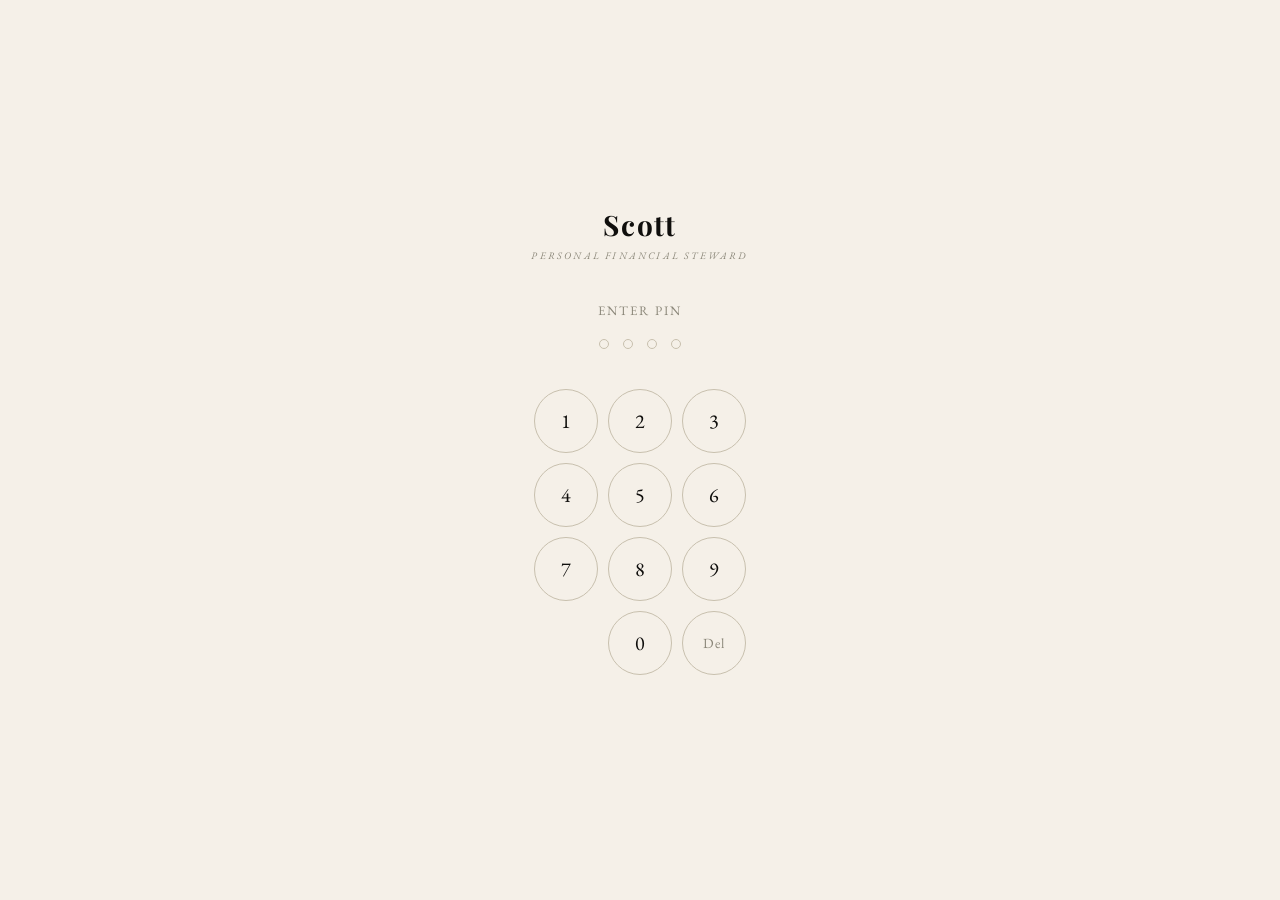
<file: index (17).html>
<!DOCTYPE html>
<html lang="en">
<head>
<meta charset="UTF-8">
<meta name="viewport" content="width=device-width, initial-scale=1.0, maximum-scale=1.0, user-scalable=no">
<meta name="theme-color" content="#f5f0e8">
<meta name="mobile-web-app-capable" content="yes">
<meta name="apple-mobile-web-app-capable" content="yes">
<meta name="apple-mobile-web-app-status-bar-style" content="default">
<meta name="apple-mobile-web-app-title" content="Scott">
<link rel="manifest" href="manifest.json">
<link rel="apple-touch-icon" href="apple-touch-icon.png">
<title>Scott</title>
<link href="https://fonts.googleapis.com/css2?family=Playfair+Display:ital,wght@0,400;0,600;0,700;1,400&family=EB+Garamond:ital,wght@0,400;0,500;1,400&display=swap" rel="stylesheet">
<style>
  :root{--parchment:#f5f0e8;--parchment-dark:#ede8dd;--ink:#0f0e0c;--ink-light:#3a3830;--ink-faint:#8a8678;--rule:#c8c0ae;--gold:#8B7355;}
  *{margin:0;padding:0;box-sizing:border-box;-webkit-tap-highlight-color:transparent;}
  html,body{height:100%;overflow:hidden;}
  body{background:var(--parchment);color:var(--ink);font-family:'EB Garamond',Georgia,serif;display:flex;flex-direction:column;height:100dvh;overscroll-behavior:none;}
  body::before{content:'';position:fixed;inset:0;background-image:repeating-linear-gradient(0deg,transparent,transparent 28px,rgba(0,0,0,0.018) 28px,rgba(0,0,0,0.018) 29px);pointer-events:none;z-index:0;}
  header{padding:12px 16px;display:flex;align-items:center;justify-content:space-between;border-bottom:1px solid var(--rule);position:relative;z-index:1;flex-shrink:0;background:var(--parchment);}
  .header-left{display:flex;align-items:center;gap:10px;}
  .header-icon{width:32px;height:32px;border-radius:4px;object-fit:cover;}
  .logo{font-family:'Playfair Display',Georgia,serif;font-size:22px;font-weight:700;letter-spacing:0.04em;}
  .logo-sub{font-size:10px;letter-spacing:0.2em;text-transform:uppercase;color:var(--ink-faint);font-style:italic;display:none;}
  @media(min-width:500px){.logo-sub{display:inline;margin-left:10px;}}
  .ledger-btn{font-family:'EB Garamond',serif;font-size:11px;letter-spacing:0.15em;text-transform:uppercase;color:var(--ink-faint);background:none;border:none;cursor:pointer;padding:6px 0;border-bottom:1px solid transparent;transition:color 0.2s,border-color 0.2s;white-space:nowrap;}
  .ledger-btn:hover{color:var(--ink);border-bottom-color:var(--ink);}

  #chat{flex:1;overflow-y:auto;padding:20px 16px 8px;display:flex;flex-direction:column;gap:20px;position:relative;z-index:1;-webkit-overflow-scrolling:touch;}
  @media(min-width:600px){#chat{padding:32px 40px 8px;gap:24px;}}
  #chat::-webkit-scrollbar{width:0px;}#chat::-webkit-scrollbar-thumb{background:transparent;}.health-card::-webkit-scrollbar{width:0px;}.health-card::-webkit-scrollbar-thumb{background:transparent;}.ledger-card::-webkit-scrollbar{width:0px;}.ledger-card::-webkit-scrollbar-thumb{background:transparent;}html *{scrollbar-width:none;}
  .msg{display:flex;flex-direction:column;max-width:88%;animation:fadeUp 0.3s ease;}
  @media(min-width:600px){.msg{max-width:72%;}}
  @keyframes fadeUp{from{opacity:0;transform:translateY(8px);}to{opacity:1;transform:translateY(0);}}
  .msg.scott{align-self:flex-start;}.msg.user{align-self:flex-end;align-items:flex-end;}
  .msg-label{font-size:10px;letter-spacing:0.2em;text-transform:uppercase;color:var(--ink-faint);margin-bottom:5px;}
  .msg-bubble{font-size:15px;line-height:1.7;color:var(--ink-light);}
  @media(min-width:480px){.msg-bubble{font-size:16px;}}
  .msg.scott .msg-bubble{font-style:italic;}.msg.user .msg-bubble{color:var(--ink);font-style:normal;}
  .msg-rule{width:28px;height:1px;background:var(--rule);margin-top:8px;}
  .msg.user .msg-rule{align-self:flex-end;}
  .sync-badge{font-size:10px;letter-spacing:0.12em;text-transform:uppercase;margin-top:6px;color:var(--ink-faint);font-style:normal;}
  .sync-badge.ok{color:var(--gold);}.sync-badge.err{color:#9b2c2c;}
  .pillar-tag{display:inline-block;font-size:9px;letter-spacing:0.15em;text-transform:uppercase;padding:2px 7px;border:1px solid var(--rule);margin-bottom:5px;color:var(--ink-faint);font-style:normal;}
  .pillar-tag.income{border-color:#4a7c59;color:#4a7c59;}.pillar-tag.expense{border-color:#9b2c2c;color:#9b2c2c;}
  .pillar-tag.asset{border-color:#8B7355;color:#8B7355;}.pillar-tag.liability{border-color:#6b5b45;color:#6b5b45;}
  .typing{display:flex;align-items:center;gap:5px;padding:4px 0;}
  .typing span{width:4px;height:4px;border-radius:50%;background:var(--ink-faint);animation:blink 1.2s ease-in-out infinite;}
  .typing span:nth-child(2){animation-delay:0.2s;}.typing span:nth-child(3){animation-delay:0.4s;}
  @keyframes blink{0%,60%,100%{opacity:0.2;}30%{opacity:1;}}
  footer{border-top:1px solid var(--rule);padding:12px 16px max(12px,env(safe-area-inset-bottom));position:relative;z-index:1;flex-shrink:0;background:var(--parchment);}
  @media(min-width:600px){footer{padding:18px 40px 24px;}}
  .input-row{display:flex;align-items:center;gap:10px;}
  #input{flex:1;background:none;border:none;border-bottom:1px solid var(--rule);padding:10px 0;font-family:'EB Garamond',serif;font-size:16px;color:var(--ink);outline:none;transition:border-color 0.2s;min-width:0;}
  #input::placeholder{color:var(--ink-faint);font-style:italic;}
  #input:focus{border-bottom-color:var(--ink);}

  #send-btn{background:none;border:none;font-family:'EB Garamond',serif;font-size:11px;letter-spacing:0.18em;text-transform:uppercase;color:var(--ink-faint);cursor:pointer;padding:10px 0;transition:color 0.2s;white-space:nowrap;flex-shrink:0;}
  #send-btn:hover{color:var(--ink);}#send-btn:disabled{color:var(--rule);cursor:default;}
  .input-hint{margin-top:7px;font-size:10px;color:var(--ink-faint);font-style:italic;display:none;}
  @media(min-width:480px){.input-hint{display:block;}}
  #ledger-panel{display:none;position:fixed;inset:0;z-index:100;background:rgba(15,14,12,0.6);backdrop-filter:blur(2px);}
  #ledger-panel.open{display:flex;align-items:flex-end;justify-content:center;}
  @media(min-width:600px){#ledger-panel.open{align-items:center;}}
  .ledger-card{background:var(--parchment);border-top:1px solid var(--rule);width:100%;max-height:85vh;overflow-y:auto;padding:24px 20px 32px;position:relative;animation:slideUp 0.25s ease;border-radius:12px 12px 0 0;}
  @media(min-width:600px){.ledger-card{border:1px solid var(--rule);width:580px;max-height:82vh;padding:40px;border-radius:0;animation:slideUpCenter 0.25s ease;}}
  @keyframes slideUp{from{transform:translateY(100%);}to{transform:translateY(0);}}
  @keyframes slideUpCenter{from{transform:translateY(16px);opacity:0;}to{transform:translateY(0);opacity:1;}}
  .ledger-handle{width:36px;height:3px;background:var(--rule);border-radius:2px;margin:0 auto 18px;}
  @media(min-width:600px){.ledger-handle{display:none;}}
  .ledger-title{font-family:'Playfair Display',serif;font-size:20px;font-weight:600;margin-bottom:3px;}
  .ledger-subtitle{font-size:11px;letter-spacing:0.18em;text-transform:uppercase;color:var(--ink-faint);margin-bottom:24px;font-style:italic;}
  .ledger-close{position:absolute;top:18px;right:18px;background:none;border:none;font-family:'EB Garamond',serif;font-size:11px;letter-spacing:0.2em;text-transform:uppercase;color:var(--ink-faint);cursor:pointer;}
  .pillar{margin-bottom:22px;}
  .pillar-name{font-family:'Playfair Display',serif;font-size:14px;font-weight:600;border-bottom:1px solid var(--rule);padding-bottom:7px;margin-bottom:10px;display:flex;justify-content:space-between;align-items:baseline;}
  .pillar-total{font-family:'EB Garamond',serif;font-size:13px;color:var(--gold);font-style:italic;}
  .category-row{display:flex;justify-content:space-between;padding:4px 0 4px 14px;font-size:13px;color:var(--ink-light);border-bottom:1px dotted var(--parchment-dark);}
  .category-name{font-style:italic;}.category-amount{color:var(--ink-faint);font-size:12px;}
  .sub-row{display:flex;justify-content:space-between;padding:2px 0 2px 28px;font-size:12px;color:var(--ink-faint);}
  .empty-ledger{font-style:italic;color:var(--ink-faint);font-size:14px;text-align:center;padding:20px 0;}

  /* HEALTH BUTTON */
  .health-btn{font-family:'EB Garamond',serif;font-size:11px;letter-spacing:0.15em;text-transform:uppercase;color:var(--ink-faint);background:none;border:none;cursor:pointer;padding:6px 0 6px 14px;border-bottom:1px solid transparent;transition:color 0.2s,border-color 0.2s;white-space:nowrap;}
  .health-btn:hover{color:var(--ink);border-bottom-color:var(--ink);}
  .header-right{display:flex;align-items:center;gap:14px;}

  /* HEALTH PANEL */
  #health-panel{display:none;position:fixed;inset:0;z-index:100;background:rgba(15,14,12,0.6);backdrop-filter:blur(2px);}
  #health-panel.open{display:flex;align-items:flex-end;justify-content:center;}
  @media(min-width:600px){#health-panel.open{align-items:center;}}
  .health-card{background:var(--parchment);border-top:1px solid var(--rule);width:100%;max-height:88vh;overflow-y:auto;padding:24px 20px 36px;position:relative;animation:slideUp 0.25s ease;border-radius:12px 12px 0 0;}
  @media(min-width:600px){.health-card{border:1px solid var(--rule);width:600px;max-height:84vh;padding:40px;border-radius:0;animation:slideUpCenter 0.25s ease;}}
  .health-handle{width:36px;height:3px;background:var(--rule);border-radius:2px;margin:0 auto 18px;}
  @media(min-width:600px){.health-handle{display:none;}}
  .health-close{position:absolute;top:18px;right:18px;background:none;border:none;font-family:'EB Garamond',serif;font-size:11px;letter-spacing:0.2em;text-transform:uppercase;color:var(--ink-faint);cursor:pointer;}
  .health-title{font-family:'Playfair Display',serif;font-size:20px;font-weight:600;margin-bottom:3px;}
  .health-subtitle{font-size:11px;letter-spacing:0.18em;text-transform:uppercase;color:var(--ink-faint);margin-bottom:24px;font-style:italic;}

  /* SCORE RING */
  .score-section{display:flex;align-items:center;gap:24px;margin-bottom:28px;padding-bottom:24px;border-bottom:1px solid var(--rule);}
  .score-ring{flex-shrink:0;width:80px;height:80px;position:relative;}
  .score-ring svg{width:80px;height:80px;transform:rotate(-90deg);}
  .score-ring circle{fill:none;stroke-width:6;}
  .score-ring .track{stroke:var(--rule);}
  .score-ring .fill{stroke:var(--gold);stroke-linecap:round;transition:stroke-dashoffset 0.8s ease;}
  .score-num{position:absolute;inset:0;display:flex;flex-direction:column;align-items:center;justify-content:center;}
  .score-num span{font-family:'Playfair Display',serif;font-size:22px;font-weight:700;line-height:1;}
  .score-num small{font-size:9px;letter-spacing:0.12em;text-transform:uppercase;color:var(--ink-faint);}
  .score-info{flex:1;}
  .score-label{font-family:'Playfair Display',serif;font-size:15px;font-weight:600;margin-bottom:4px;}
  .score-desc{font-size:13px;color:var(--ink-faint);font-style:italic;line-height:1.5;}
  .inv-level{display:inline-block;font-size:9px;letter-spacing:0.18em;text-transform:uppercase;padding:2px 8px;border:1px solid var(--gold);color:var(--gold);margin-top:6px;}

  /* ALLOCATION BARS */
  .alloc-section{margin-bottom:24px;}
  .alloc-title{font-family:'Playfair Display',serif;font-size:14px;font-weight:600;margin-bottom:14px;}
  .alloc-row{margin-bottom:14px;}
  .alloc-top{display:flex;justify-content:space-between;align-items:baseline;margin-bottom:5px;}
  .alloc-name{font-size:12px;letter-spacing:0.12em;text-transform:uppercase;color:var(--ink-light);}
  .alloc-nums{font-size:12px;color:var(--ink-faint);font-style:italic;}
  .alloc-nums .actual{color:var(--ink);}
  .bar-track{height:4px;background:var(--parchment-dark);border-radius:2px;position:relative;}
  .bar-fill{height:4px;border-radius:2px;transition:width 0.6s ease;max-width:100%;}
  .bar-fill.needs{background:#4a7c59;}
  .bar-fill.wants{background:#8B7355;}
  .bar-fill.savings{background:#5b7fa6;}
  .bar-fill.investing{background:#7c5b8b;}
  .bar-fill.over{background:#9b2c2c;}
  .bar-target{position:absolute;top:-2px;width:2px;height:8px;background:var(--ink-faint);border-radius:1px;}
  .alloc-warning{font-size:11px;margin-top:4px;font-style:italic;}
  .alloc-warning.soft{color:#8B7355;}.alloc-warning.strong{color:#9b2c2c;}

  /* PILLAR SCORES */
  .scores-section{margin-bottom:24px;}
  .scores-title{font-family:'Playfair Display',serif;font-size:14px;font-weight:600;margin-bottom:14px;}
  .score-grid{display:grid;grid-template-columns:1fr 1fr;gap:12px;}
  .score-cell{padding:12px;border:1px solid var(--rule);}
  .score-cell-name{font-size:9px;letter-spacing:0.18em;text-transform:uppercase;color:var(--ink-faint);margin-bottom:6px;}
  .score-cell-val{font-family:'Playfair Display',serif;font-size:24px;font-weight:700;}
  .score-cell-val.great{color:#4a7c59;}.score-cell-val.good{color:var(--gold);}.score-cell-val.warn{color:#8B7355;}.score-cell-val.poor{color:#9b2c2c;}
  .score-cell-label{font-size:10px;color:var(--ink-faint);font-style:italic;margin-top:2px;}

  /* INSIGHTS */
  .insights-section{}
  .insights-title{font-family:'Playfair Display',serif;font-size:14px;font-weight:600;margin-bottom:12px;}
  .insight-item{padding:10px 0;border-bottom:1px dotted var(--parchment-dark);font-size:13px;color:var(--ink-light);font-style:italic;line-height:1.5;}
  .insight-item:last-child{border-bottom:none;}
  .insight-item.positive{color:#4a7c59;}.insight-item.caution{color:#8B7355;}.insight-item.alert{color:#9b2c2c;}
  .no-data{font-style:italic;color:var(--ink-faint);font-size:14px;text-align:center;padding:20px 0;}


  /* TREASURY */
  .treasury-display{font-family:'EB Garamond',serif;font-size:11px;color:var(--ink-faint);letter-spacing:0.06em;cursor:pointer;padding:4px 0;border-bottom:1px dotted transparent;transition:color 0.2s,border-color 0.2s;white-space:nowrap;}
  .treasury-display:hover{color:var(--gold);border-bottom-color:var(--gold);}
  .treasury-modal{display:none;position:fixed;inset:0;z-index:150;background:rgba(15,14,12,0.7);backdrop-filter:blur(2px);align-items:center;justify-content:center;}
  .treasury-modal.open{display:flex;}
  .treasury-box{background:var(--parchment);border:1px solid var(--rule);padding:32px 28px;width:min(340px,90vw);position:relative;}
  .treasury-box-title{font-family:'Playfair Display',serif;font-size:18px;font-weight:600;margin-bottom:4px;}
  .treasury-box-sub{font-size:11px;letter-spacing:0.15em;text-transform:uppercase;color:var(--ink-faint);font-style:italic;margin-bottom:20px;}
  .treasury-box-close{position:absolute;top:14px;right:16px;background:none;border:none;font-size:11px;letter-spacing:0.2em;text-transform:uppercase;color:var(--ink-faint);cursor:pointer;}
  .treasury-input-row{display:flex;gap:10px;align-items:flex-end;}
  .treasury-input{flex:1;background:none;border:none;border-bottom:1px solid var(--rule);padding:8px 0;font-family:'EB Garamond',serif;font-size:18px;color:var(--ink);outline:none;}
  .treasury-input:focus{border-bottom-color:var(--ink);}
  .treasury-save{background:none;border:none;font-family:'EB Garamond',serif;font-size:11px;letter-spacing:0.2em;text-transform:uppercase;color:var(--ink-faint);cursor:pointer;padding:8px 0;transition:color 0.2s;white-space:nowrap;}
  .treasury-save:hover{color:var(--ink);}
  .treasury-note{font-size:11px;color:var(--ink-faint);font-style:italic;margin-top:12px;line-height:1.5;}


  .health-reset-btn{display:block;width:100%;text-align:center;margin-top:28px;padding-top:18px;border-top:1px dotted var(--rule);background:none;border-left:none;border-right:none;border-bottom:none;font-family:'EB Garamond',serif;font-size:10px;letter-spacing:0.18em;text-transform:uppercase;color:var(--ink-faint);cursor:pointer;opacity:0.5;transition:opacity 0.2s,color 0.2s;}
  .health-reset-btn:hover{opacity:1;color:#9b2c2c;}

  /* ── PIN LOCK ───────────────────────────────────────────────────────── */
  #pin-screen{position:fixed;inset:0;z-index:500;background:var(--parchment);display:flex;flex-direction:column;align-items:center;justify-content:center;gap:0;transition:opacity 0.4s ease;}
  #pin-screen.hiding{opacity:0;pointer-events:none;}
  .pin-logo{font-family:'Playfair Display',serif;font-size:28px;font-weight:700;letter-spacing:0.06em;margin-bottom:6px;}
  .pin-sub{font-size:10px;letter-spacing:0.22em;text-transform:uppercase;color:var(--ink-faint);font-style:italic;margin-bottom:40px;}
  .pin-prompt{font-size:13px;letter-spacing:0.15em;text-transform:uppercase;color:var(--ink-faint);margin-bottom:20px;}
  .pin-dots{display:flex;gap:14px;margin-bottom:36px;}
  .pin-dot{width:10px;height:10px;border-radius:50%;border:1px solid var(--rule);background:transparent;transition:background 0.15s,border-color 0.15s;}
  .pin-dot.filled{background:var(--ink);border-color:var(--ink);}
  .pin-dot.error{background:#9b2c2c;border-color:#9b2c2c;}
  .pin-pad{display:grid;grid-template-columns:repeat(3,64px);grid-template-rows:repeat(4,64px);gap:10px;}
  .pin-key{width:64px;height:64px;border-radius:50%;border:1px solid var(--rule);background:none;font-family:'EB Garamond',serif;font-size:20px;color:var(--ink);cursor:pointer;transition:background 0.15s,transform 0.1s;display:flex;align-items:center;justify-content:center;-webkit-tap-highlight-color:transparent;}
  .pin-key:active{background:var(--parchment-dark);transform:scale(0.94);}
  .pin-key.del{font-size:14px;letter-spacing:0.08em;color:var(--ink-faint);}
  .pin-key.empty{border:none;cursor:default;}
  .pin-error{font-size:11px;color:#9b2c2c;letter-spacing:0.12em;text-transform:uppercase;height:16px;margin-top:-24px;margin-bottom:12px;}
  .pin-set-note{font-size:11px;color:var(--ink-faint);font-style:italic;margin-top:20px;text-align:center;max-width:220px;line-height:1.6;}

  /* ── WELCOME SPLASH ─────────────────────────────────────────────────── */
  #welcome{position:absolute;inset:0;display:flex;flex-direction:column;align-items:center;justify-content:center;pointer-events:none;z-index:0;transition:opacity 0.5s ease;}
  #welcome.gone{opacity:0;}
  .welcome-greeting{font-family:'Playfair Display',serif;font-size:clamp(22px,5vw,32px);font-weight:600;color:var(--ink);letter-spacing:0.02em;text-align:center;line-height:1.3;}
  .welcome-sub{font-size:12px;letter-spacing:0.2em;text-transform:uppercase;color:var(--ink-faint);font-style:italic;margin-top:10px;text-align:center;}

  /* ── POLISH ─────────────────────────────────────────────────────────── */
  #chat{position:relative;}
  .msg-bubble{white-space:pre-line;}
  .ledger-card,.health-card{scrollbar-width:none;}
  .health-card{padding-bottom:80px;}

</style>
</head>
<body>
<header>
  <div class="header-left">
    <img class="header-icon" src="apple-touch-icon.png" alt="S">
    <span class="logo">Scott</span>
    <span class="logo-sub">Personal Financial Steward</span>
  </div>
  <div class="header-right">
    <button class="ledger-btn" onclick="openTreasury()" id="treasury-display">Treasury</button>
    <button class="ledger-btn" onclick="openLedger()">Ledger</button>
    <button class="health-btn" onclick="openHealth()">Health</button>
  </div>
</header>

<div id="chat">
  <div id="welcome">
    <div class="welcome-greeting" id="welcome-greeting"></div>
    <div class="welcome-sub">Your estate awaits, Sir.</div>
  </div>
</div>
<footer>
  <div class="input-row">
    <input id="input" type="text" placeholder="At your service, sir." autocomplete="off"/>

    <button id="send-btn" onclick="handleSend()">Send</button>
  </div>
  <div class="input-hint">I’ve seen you stare down gods sir, yet you look positively defeated by a file extension.</div>
</footer>
<div id="ledger-panel">
  <div class="ledger-card">
    <div class="ledger-handle"></div>
    <button class="ledger-close" onclick="closeLedger()">Close</button>
    <div class="ledger-title">The Grand Ledger</div>
    <div class="ledger-subtitle">A full accounting of your estate</div>
    <div id="ledger-body"></div>
  </div>
</div>
<script>

const APPS_SCRIPT_URL="https://script.google.com/macros/s/AKfycbwmDKFWntcK38qz8qtz4FbXCKoN3g--93PzgIMGkcNsNEN_tei3Kn6PFE-OTv8P53bb/exec";
const ledger={income:{},expenses:{},assets:{},liabilities:{}};
const TYPE_TO_PILLAR={income:"income",expense:"expenses",asset:"assets",liability:"liabilities"};

function parseAmount(text){
  const t=text.toLowerCase().replace(/,/g,'');
  const mults=[[/(\d+(?:\.\d+)?)\s*crore/,10000000],[/(\d+(?:\.\d+)?)\s*cr\b/,10000000],[/(\d+(?:\.\d+)?)\s*lakh/,100000],[/(\d+(?:\.\d+)?)\s*lac\b/,100000],[/(\d+(?:\.\d+)?)\s*million/,1000000],[/(\d+(?:\.\d+)?)\s*m\b/,1000000],[/(\d+(?:\.\d+)?)\s*thousand/,1000],[/(\d+(?:\.\d+)?)\s*k\b/,1000]];
  for(const[re,m]of mults){const x=t.match(re);if(x)return Math.round(parseFloat(x[1])*m);}
  const slangs=[/set\s+(?:me\s+)?back\s+[₹$]?\s*(\d+(?:\.\d+)?)/,/shell(?:ed)?\s+out\s+[₹$]?\s*(\d+(?:\.\d+)?)/,/came\s+to\s+[₹$]?\s*(\d+(?:\.\d+)?)/,/cost(?:s|ed)?\s+(?:me\s+)?[₹$]?\s*(\d+(?:\.\d+)?)/,/dropped\s+[₹$]?\s*(\d+(?:\.\d+)?)/,/blew\s+[₹$]?\s*(\d+(?:\.\d+)?)/,/forked\s+out\s+[₹$]?\s*(\d+(?:\.\d+)?)/,/coughed\s+up\s+[₹$]?\s*(\d+(?:\.\d+)?)/,/in\s+the\s+hole\s+(?:for\s+)?[₹$]?\s*(\d+(?:\.\d+)?)/,/(\d+(?:\.\d+)?)\s+in\s+the\s+hole/,/(?:sent|transferred|wired|gave)\s+(?:me\s+)?[₹$]?\s*(\d+(?:\.\d+)?)/,/[₹$]?\s*(\d+(?:\.\d+)?)\s+purchase/,/loan\s+of\s+[₹$]?\s*(\d+(?:\.\d+)?)/,/borrowed\s+[₹$]?\s*(\d+(?:\.\d+)?)/];
  for(const re of slangs){const x=t.match(re);if(x)return Math.round(parseFloat(x[1]));}
  // contextual pattern — but skip tiny numbers (1-9) to avoid "for 2 people" grabbing 2 instead of the real amount
  const pa=t.match(/\b(?:for|at|worth|of|costing|paid|spent|received|got|send|sent)\s+[₹$]?\s*(\d+(?:\.\d+)?)\b/);
  if(pa&&parseFloat(pa[1])>=10)return Math.round(parseFloat(pa[1]));
  const cn=t.match(/[₹$]\s*(\d+(?:\.\d+)?)/);
  if(cn)return Math.round(parseFloat(cn[1]));
  const all=[...t.matchAll(/\b(\d+(?:\.\d+)?)\b/g)].map(m=>parseFloat(m[1])).filter(n=>n>0);
  if(!all.length)return null;
  return Math.round(Math.max(...all));
}
function buildNote(text){
  let t=text.replace(/^scott[,.\s]*/i,'').replace(/\b(i\s+)?(bought|purchased|got|received|paid|spent|earned|ordered|grabbed|picked\s+up|gave|tipped|donated|subscribed|renewed|recharged|filled|ate|dined|swiped|shed|bagged|won|invested\s+in|put\s+into|dropped|shelled\s+out|blew|forked\s+out|coughed\s+up|took\s+a?\s+loan\s+of?|borrowed|sold|used|sent|transferred|wired)\s*/i,'').replace(/set\s+(?:me\s+)?back\s+/i,'').replace(/shell(?:ed)?\s+out\s+/i,'').replace(/came\s+to\s+/i,'').replace(/\b(?:for|at|worth|costing)\s+[₹$]?[\d,.]+\s*(?:crore|cr|lakh|lac|million|thousand|k)?\b/gi,'').replace(/[₹$][\d,.]+\s*(?:crore|cr|lakh|lac|million|thousand|k)?\b/gi,'').replace(/\b[\d,.]+\s*(?:crore|cr|lakh|lac|million|thousand|k)\b/gi,'').replace(/\b\d+(?:\.\d+)?\b/g,'').replace(/\b(a|an|the|some|few|my|his|her|their|our|me|old|new|that|this)\b/gi,'').replace(/\s{2,}/g,' ').trim();
  // Strip leading prepositions: 'for gym' → 'gym', 'on clothes' → 'clothes'
  t = t.replace(/^(for|on|at|of|from|to|in|with)\s+/i, '').trim();
  return t||text.replace(/^scott[,.\s]*/i,'').trim();
}
function splitClauses(text){
  const parts=text.split(/\s+but\s+|\s+and\s+also\s+|\s+also\s+|\s+meanwhile\s+|\s+while\s+/i);
  if(parts.length>1&&parts.every(p=>p.trim().length>3))return parts.map(p=>p.trim());
  return[text];
}
const CONSUMED_SERVICES=/\b(gym\s*membership|membership|subscription|insurance|haircut|salon|massage|spa|consultation|class|course|coaching|tuition|recharge|ticket|pass|entry\s*fee|service\s*charge|maintenance\s*fee|annual\s*fee|processing\s*fee)\b/i;
const OWNED_THINGS=/\b(shares?|stocks?|equity|mutual\s*fund|mf\b|sip\b|elss|index\s*fund|etf\b|bitcoin|btc|ethereum|eth|crypto|nft|property|land|plot|flat|house|apartment|villa|bungalow|real\s*estate|gold|silver|sgb|sovereign\s*gold|digital\s*gold|fixed\s*deposit|fd\b|recurring\s*deposit|rd\b|ppf|nps|epf|scooter|motorcycle|activa|splendor|two\s*wheeler|car\b|suv|sedan|four\s*wheeler|vehicle|automobile|laptop|macbook|computer|desktop|ipad|tablet|iphone|smartphone|mobile\s*phone|phone\b|android|samsung|oneplus|pixel\b|refrigerator|washing\s*machine|air\s*conditioner|television|tv\b|furniture|sofa|bed|mattress|watch|jewellery|jewelry|ring|necklace|bracelet|camera|drone|monitor|headphones|airpods|earbuds)\b/i;
const CONSUMED_THINGS=/\b(petrol|diesel|fuel|cng|groceries|grocery|vegetables|veggies|fruits|milk|eggs|bread|bananas?|chai|tea|coffee|snack|biscuit|pizza|burger|biryani|dosa|meal|lunch|dinner|breakfast|dining|eating\s*out|rent\b|electricity|water\s*bill|gas\s*cylinder|lpg|internet|wifi|broadband|mobile\s*bill|postpaid|prepaid|recharge|netflix|neflix|spotfy|hotstar|amazon\s*prime|youtube\s*premium|medicine|capsule|pharmacy|uber|ola|rapido|auto\s*fare|cab\s*fare|metro|bus\s*fare|train\s*fare|flight\s*ticket|toll|parking|donation|charity|school\s*fee|college\s*fee|exam\s*fee|outing|picnic|subscription\s*for)\b/i;
const LIABILITY_SIGNALS=/\b(emi|home\s*loan|car\s*loan|personal\s*loan|education\s*loan|business\s*loan|credit\s*card\s*(bill|due|payment)|cc\s*bill|cc\s*due|mortgage|loan\s*repayment|borrowed|owe\b|debt\b|outstanding|simpl|lazypay|bnpl|buy\s*now\s*pay\s*later|slice\b|in\s*the\s*hole|took\s*a\s*loan|take\s*a\s*loan|took\s*loan|got\s*a\s*loan|got\s*loan|took\s*out\s*a?\s*loan|used\s*(my\s*)?credit\s*card)\b/i;
const LIQUIDATION_VERBS=/\b(sold|redeemed|withdrew|liquidated|cashed\s*out|encashed|sold\s*off)\b/i;
const INCOME_SIGNALS=/\b(salary|salry|stipend|bonus|dividend|interest\s*received|rent\s*received|royalty|pension|commission|freelance|consulting\s*fee|project\s*payment|tax\s*refund|cashback|gift\s*money|birthday\s*money|reimbursement|prize|reward|got\s*paid|credited|sent\s*me|wired\s*me|transferred\s*to\s*me|gave\s*me|dad\s*sent|mom\s*sent|friend\s*sent|bhai\s*sent|client\s*paid|client\s*sent|employer\s*paid|raise|increment|appraisal\s*hike|salary\s*hike|income)\b/i;
const EXPENSE_SLANG=/\b(spent|paid\s*for|swiped|shelled?\s*out|forked\s*out|coughed\s*up|blew\b|set\s*me\s*back|came\s*to|shell\s*out|donated|subscribed|recharged|tipped|gave\s*away|splurged|burned|dropped\s*on|wasted\s*on)\b/i;
function detectType(text){
  const t=text.toLowerCase();
  const hasAmt=!!parseAmount(text);
  
  // Repair/maintenance signals — prevent OWNED_THINGS from triggering asset
  const REPAIR=/\b(repair|fix(?:ing|ed)?|service|servicing|maintenance|replaced|broke|broken|damage|patch)\b/i;
  
  // Liability always first
  if(LIABILITY_SIGNALS.test(t))return"liability";
  if(LIQUIDATION_VERBS.test(t))return"income";
  
  // Income signals — must beat "paid/gave" verb checks below
  if(INCOME_SIGNALS.test(t))return"income";
  
  // "gave me" pattern (Mom gave me / friend gave me) = income
  if(/\bgave\s+me\b/.test(t)&&hasAmt)return"income";
  
  // Gym/fitness standalone
  if(/\b(gym|fitness|yoga|zumba|pilates|crossfit|workout)\b/.test(t)&&hasAmt)return"expense";
  
  // Investment keywords
  if(/\b(invest(?:ed|ing|ment)?|sip\b|portfolio|mutual\s*funds?|stocks?|crypto|gold\b|fd\b|ppf\b|nps\b)\b/.test(t)&&hasAmt&&!LIABILITY_SIGNALS.test(t))return"asset";
  
  // Consumed services
  if(CONSUMED_SERVICES.test(t))return"expense";
  
  // Owned things — but NOT if "repair/service" context (phone repair ≠ buying a phone)
  if(OWNED_THINGS.test(t)&&!CONSUMED_THINGS.test(t)&&!REPAIR.test(t))return"asset";
  if(CONSUMED_THINGS.test(t))return"expense";
  if(EXPENSE_SLANG.test(t))return"expense";
  
  // "paid" is tricky — "client paid [me]" = income, "I paid" = expense
  if(/\bclient\s+paid\b/.test(t))return"income";
  
  // Gift-giving context — "gift for X", "birthday gift", "present for"
  if(/\b(gift\s+for|birthday\s+gift|present\s+for|anniversary\s+gift|wedding\s+gift|gifted\s+to)\b/.test(t)&&hasAmt)return"expense";
  
  // Expense verbs — but "got a raise/bonus/salary/commission" should NOT be expense
  const INCOME_NOUNS=/\b(raise|raise|increment|salary|bonus|dividend|commission|cashback|refund|reward|prize|gift|tip\s+received)\b/i;
  if(/\b(bought|purchased|paid|gave|ordered|grabbed|ate|dined)\b/.test(t)&&!INCOME_SIGNALS.test(t))return"expense";
  // "got a" only when followed by owned/consumed thing, not income nouns
  if(/\bgot\s+a\b/.test(t)&&!INCOME_SIGNALS.test(t)&&!INCOME_NOUNS.test(t))return"expense";
  
  if(/\b(sent\s+to|transferred\s+to|wired\s+to|gave\s+to|sending\s+to|transfer\s+to|give\s+to)\b/.test(t)&&hasAmt)return"expense";
  if(/\b(got|received|sends?\s+me|gives?\s+me)\b/.test(t)&&hasAmt)return"income";
  if(/\b(cash\s*in\s*hand|cash\s*on\s*hand|kept\s*cash|have\s*cash|holding\s*cash)\b/.test(t))return"asset";
  
  // Last resort category matching
  if(/\b(rent|electricity|internet|groceries|medicine|doctor|petrol|fuel|coffee|chai|dining|food|meal|lunch|dinner|clothes|salon|haircut|book|course|movie|netflix|spotify|recharge|bill|subscription|gift|donation)\b/.test(t)&&hasAmt)return"expense";
  
  // Case 3: user gives a TYPE clarification word after Scott asked for clarification
  const TYPE_WORD = /^\s*(expense|income|investment|asset|liability)s?\s*$/i;
  if (TYPE_WORD.test(t)) {
    // Look for a recent amount in the last 2 messages
    for (let i = CTX.history.length - 1; i >= Math.max(0, CTX.history.length - 2); i--) {
      const prev = CTX.history[i];
      if (prev && prev.parsed && prev.parsed.amount && Date.now() - prev.ts < 60000) {
        const typeMap = { expense: 'expense', income: 'income', investment: 'asset', asset: 'asset', liability: 'liability' };
        const txnType = typeMap[t.trim().toLowerCase().replace('s','')] || 'expense';
        const cat = detectCategory(prev.text || '', txnType);
        return { type: txnType, amount: prev.parsed.amount, ...cat, note: prev.parsed.note || buildNote(prev.text || '') };
      }
    }
  }

  return null;
}
const EC=[{c:"food",s:"groceries",r:/\b(grocery|groceries|supermarket|bigbasket|blinkit|zepto|zepto|kirana|ration|dal|rice|atta|flour|oil|masala|spice)\b/i},{c:"food",s:"dining_out",r:/\b(restaurant|dine|dining|dining\s*out|eating\s*out|ate\s*out|cafe|zomato|swiggy|food\s*delivery|biryani|pizza|burger|dosa|idli|thali|paratha|noodles)\b/i},{c:"food",s:"fruits_veggies",r:/\b(banana|apple|mango|orange|fruits?|vegetables?|veggies?|sabzi|tomato|onion|potato|leafy|spinach|cucumber|carrot|broccoli)\b/i},{c:"food",s:"snacks",r:/\b(snack|biscuit|chips|namkeen|chocolate|candy|mithai|bakery|maggi)\b/i},{c:"food",s:"chai_coffee",r:/\b(chai|tea|coffee|cappuccino|latte)\b/i},{c:"food",s:"milk_dairy",r:/\b(milk|curd|paneer|ghee|butter|cheese|dairy)\b/i},{c:"food",s:"delivery_tip",r:/\b(delivery\s*guy|delivery\s*boy|tip\b|tipped|bhaiya)\b/i},{c:"transport",s:"fuel",r:/\b(petrol|diesel|fuel|cng|filling)\b/i},{c:"transport",s:"cab",r:/\b(uber|ola|rapido|cab|taxi|auto|rickshaw)\b/i},{c:"transport",s:"metro_bus",r:/\b(metro|bus\s*fare|ksrtc|msrtc|tube)\b/i},{c:"transport",s:"train",r:/\b(train|railway|irctc|tatkal)\b/i},{c:"transport",s:"flight",r:/\b(flight|airline|airfare|indigo|air\s*india|spicejet|plane)\b/i},{c:"transport",s:"toll_parking",r:/\b(toll|fastag|parking)\b/i},{c:"transport",s:"servicing",r:/\b(servicing|mechanic|tyre|oil\s*change)\b/i},{c:"health",s:"gym_fitness",r:/\b(gym|fitness|workout|crossfit|yoga|zumba|membership)\b/i},{c:"health",s:"medicine",r:/\b(medicine|capsule|syrup|pharmacy|chemist|1mg|netmeds|apollo)\b/i},{c:"health",s:"doctor",r:/\b(doctor|physician|clinic|consultation|checkup|hospital|dentist|specialist)\b/i},{c:"health",s:"supplements",r:/\b(protein|whey|supplement|vitamin|creatine|bcaa|omega)\b/i},{c:"utilities",s:"electricity",r:/\b(electricity|electric\s*bill|power\s*bill|bescom|msedcl)\b/i},{c:"utilities",s:"internet",r:/\b(internet|wifi|broadband|jio\s*fiber|airtel\s*fiber)\b/i},{c:"utilities",s:"mobile",r:/\b(recharge|mobile\s*bill|postpaid|prepaid|jio|airtel|vodafone)\b/i},{c:"utilities",s:"gas",r:/\b(lpg|gas\s*cylinder|cooking\s*gas|indane|hp\s*gas|bharat\s*gas)\b/i},{c:"utilities",s:"rent",r:/\b(rent\b|landlord|pg\b|paying\s*guest|hostel)\b/i},{c:"entertainment",s:"streaming",r:/\b(netflix|neflix|nettflix|amazon\s*prime|hotstar|disney|zee5|sony\s*liv|jiocinema|youtube\s*premium|spotify|spotfy|spotify\s*premium|apple\s*music|prime\s*video)\b/i},{c:"entertainment",s:"movies",r:/\b(movie|film|cinema|theatre|bookmyshow|pvr|inox)\b/i},{c:"entertainment",s:"gaming",r:/\b(game|gaming|steam|playstation|xbox|bgmi|pubg|valorant)\b/i},{c:"entertainment",s:"outing",r:/\b(dinner\s*with|outing|party|celebration|treat\b|get\s*together)\b/i},{c:"education",s:"courses",r:/\b(udemy|coursera|skillshare|unacademy|byjus|vedantu|masterclass|course\s*fee)\b/i},{c:"education",s:"books",r:/\b(book\b|textbook|novel|kindle)\b/i},{c:"education",s:"fees",r:/\b(school\s*fee|college\s*fee|tuition|coaching|exam\s*fee|admission)\b/i},{c:"shopping",s:"clothing",r:/\b(clothes|shirt|jeans|tshirt|kurta|saree|dress|shoes|sneakers|jacket|myntra|ajio|zara)\b/i},{c:"shopping",s:"personal_care",r:/\b(shampoo|soap|facewash|moisturizer|perfume|deodorant|salon|haircut|spa|nykaa)\b/i},{c:"finance",s:"insurance_premium",r:/\b(insurance\s*premium|policy\s*premium|lic\s*premium|term\s*plan)\b/i},{c:"finance",s:"tax",r:/\b(income\s*tax|gst|tds|advance\s*tax)\b/i},{c:"social",s:"gifts",r:/\b(gift\b|present\b|birthday\s*gift|wedding\s*gift|sent\s+to|transferred\s+to|gave\s+to)\b/i},{c:"social",s:"donation",r:/\b(donate|donation|charity|ngo|temple|church|mosque|gurudwara)\b/i}];
const IC=[{c:"active_income",s:"salary",r:/\b(salary|paycheck|ctc|monthly\s*pay|stipend)\b/i},{c:"active_income",s:"bonus",r:/\b(bonus|incentive|appraisal|hike)\b/i},{c:"active_income",s:"freelance",r:/\b(freelance|contract|gig|fiverr|upwork|project\s*payment|client\s*paid)\b/i},{c:"active_income",s:"consulting",r:/\b(consult|consulting|advisory)\b/i},{c:"active_income",s:"business",r:/\b(business\s*income|profit|revenue|sales\s*income)\b/i},{c:"passive_income",s:"dividends",r:/\b(dividend)\b/i},{c:"passive_income",s:"interest",r:/\b(interest\s*received|fd\s*interest|savings\s*interest)\b/i},{c:"passive_income",s:"rental_income",r:/\b(rent\s*received|rental\s*income|tenant)\b/i},{c:"passive_income",s:"capital_gains",r:/\b(sold\s*shares|sold\s*stocks|sold\s*mutual|redeemed|capital\s*gain)\b/i},{c:"passive_income",s:"asset_sale",r:/\b(sold\s*my|sold\s*old|sold\s*the)\b/i},{c:"windfall",s:"gift_received",r:/\b(gift\s*received|gifted|birthday\s*money|cash\s*gift|diwali\s*bonus|dad\s*sent|mom\s*sent|friend\s*sent|bhai\s*sent|sent\s*me|wired\s*me)\b/i},{c:"windfall",s:"cashback_refund",r:/\b(cashback|cash\s*back|refund|reimbursement)\b/i},{c:"windfall",s:"prize_reward",r:/\b(won|prize|reward|lottery|competition)\b/i}];
const AC=[{c:"investments",s:"stocks",r:/\b(shares?|stocks?|equity|nse|bse)\b/i},{c:"investments",s:"mutual_fund",r:/\b(mutual\s*funds?|mf\b|sip\b|elss|index\s*fund|etf\b)\b/i},{c:"investments",s:"fixed_deposit",r:/\b(fixed\s*deposit|fd\b|recurring\s*deposit|rd\b)\b/i},{c:"investments",s:"ppf_nps_epf",r:/\b(ppf|nps|epf)\b/i},{c:"investments",s:"real_estate",r:/\b(property|land|plot|flat|house|apartment|villa|bungalow)\b/i},{c:"crypto",s:"bitcoin",r:/\b(bitcoin|btc)\b/i},{c:"crypto",s:"ethereum",r:/\b(ethereum|eth)\b/i},{c:"crypto",s:"altcoin",r:/\b(crypto|coin|token|binance|wazirx)\b/i},{c:"precious_metals",s:"gold",r:/\b(gold|sgb|sovereign\s*gold|digital\s*gold)\b/i},{c:"precious_metals",s:"silver",r:/\bsilver\b/i},{c:"precious_metals",s:"watch_jewelry",r:/\b(watch|jewellery|jewelry|ring|necklace|bracelet)\b/i},{c:"depreciating_assets",s:"two_wheeler",r:/\b(scooter|motorcycle|bike|activa|splendor|two\s*wheeler)\b/i},{c:"depreciating_assets",s:"car",r:/\b(car\b|suv|sedan|four\s*wheeler|automobile)\b/i},{c:"depreciating_assets",s:"laptop",r:/\b(laptop|macbook|computer|desktop)\b/i},{c:"depreciating_assets",s:"smartphone",r:/\b(iphone|smartphone|mobile\s*phone|phone\b|android|oneplus|samsung\s*phone|pixel\b|realme|redmi|poco\b)\b/i},{c:"depreciating_assets",s:"appliances",r:/\b(refrigerator|washing\s*machine|air\s*conditioner|tv\b|television)\b/i},{c:"depreciating_assets",s:"camera_drone",r:/\b(camera|drone|gopro)\b/i},{c:"liquid_assets",s:"cash_in_hand",r:/\b(cash\s*in\s*hand|cash\s*on\s*hand|kept\s*cash|holding\s*cash)\b/i},{c:"liquid_assets",s:"savings_account",r:/\b(savings\s*account|current\s*account|deposited\s*in\s*bank)\b/i}];
const LC=[{c:"long_term_loans",s:"home_loan",r:/\b(home\s*loan|house\s*loan|mortgage|housing\s*loan)\b/i},{c:"long_term_loans",s:"car_loan",r:/\b(car\s*loan|vehicle\s*loan|auto\s*loan)\b/i},{c:"long_term_loans",s:"education_loan",r:/\b(education\s*loan|student\s*loan)\b/i},{c:"long_term_loans",s:"personal_loan",r:/\b(personal\s*loan|took\s*a\s*loan|take\s*a\s*loan|got\s*a\s*loan|got\s*loan|took\s*out\s*a?\s*loan)\b/i},{c:"short_term_dues",s:"credit_card_bill",r:/\b(credit\s*card|cc\s*bill|cc\s*due|used\s*credit\s*card)\b/i},{c:"short_term_dues",s:"emi",r:/\b(emi|instalment|installment|equated)\b/i},{c:"short_term_dues",s:"bnpl",r:/\b(simpl|lazypay|bnpl|buy\s*now\s*pay\s*later|slice\b)\b/i},{c:"informal_debts",s:"borrowed_money",r:/\b(borrowed|owe\b|lent\s*by|friend\s*gave|family\s*gave|in\s*the\s*hole|roommate)\b/i}];
function detectCategory(text,type){
  const rules=type==="expense"?EC:type==="income"?IC:type==="asset"?AC:LC;
  for(const{c,s,r}of rules){if(r.test(text))return{main_category:c,sub_category:s};}
  const t=text.toLowerCase();
  const noun=t.match(/\b(?:on|for|at|in|into|of)\s+(?:a\s+|an\s+|the\s+)?([a-z]+(?:\s+[a-z]+)?)/);
  const sub=noun?noun[1].trim().replace(/\s+/g,'_').replace(/[^a-z0-9_]/g,''):"general";
  return{main_category:{expense:"misc",income:"other",asset:"other",liability:"other"}[type]||"misc",sub_category:sub};
}
function parseTransaction(text){
  const amount=parseAmount(text);if(!amount)return null;
  const type=detectType(text);if(!type)return null;
  const{main_category,sub_category}=detectCategory(text,type);
  return{type,amount,main_category,sub_category,note:buildNote(text)};
}
function parseAll(text){return splitClauses(text).map(c=>parseTransaction(c)).filter(Boolean);}
function fmt(n){return Number(n).toLocaleString('en-IN');}
function humanize(s){return(s||'').replace(/_/g,' ');}
function rand(arr){return arr[Math.floor(Math.random()*arr.length)];}
const REPLIES={
  expense:[(c,s,a,n)=>`Duly noted, Sir. \u20b9${fmt(a)} for ${n} recorded under ${humanize(c)} \u2014 ${humanize(s)}.`,(c,s,a,n)=>`Of course, Master Sanket. ${n} at \u20b9${fmt(a)}, filed under ${humanize(c)}. Consumption acknowledged.`,(c,s,a,n)=>`Recorded, Sir. \u20b9${fmt(a)} on ${n}. The harvest diminishes, though the estate endures.`,(c,s,a,n)=>`As you instruct. \u20b9${fmt(a)} \u2014 ${humanize(s)} under ${humanize(c)} \u2014 entered accordingly.`],
  income:[(c,s,a,n)=>`Splendid news, Master Sanket. \u20b9${fmt(a)} in ${humanize(s)} credited to the estate.`,(c,s,a,n)=>`Excellent, Sir. \u20b9${fmt(a)} received \u2014 entered into ${humanize(c)} with pleasure.`,(c,s,a,n)=>`A welcome inflow, Master Sanket. \u20b9${fmt(a)} — ${n} — duly noted.`],
  asset:[(c,s,a,n)=>`A fine acquisition, Master Sanket. ${n} at \u20b9${fmt(a)} added to holdings under ${humanize(c)}.`,(c,s,a,n)=>`Prudent as ever, Sir. \u20b9${fmt(a)} in ${humanize(s)} now stands among your assets.`,(c,s,a,n)=>`Recorded in the asset ledger, Sir. ${n} at \u20b9${fmt(a)} \u2014 a sound addition.`],
  liability:[(c,s,a,n)=>`Noted, Sir. \u20b9${fmt(a)} under ${humanize(s)} entered as a liability. A gentleman's debt is managed promptly.`,(c,s,a,n)=>`The \u20b9${fmt(a)} ${humanize(s)} obligation is now recorded, Master Sanket.`,(c,s,a,n)=>`Recorded, Sir. \u20b9${fmt(a)} owed under ${humanize(c)}. The neighbouring kingdom shall be paid in due course.`],
  confused:["I'm afraid I couldn't identify both an amount and a transaction in that, Sir. Might you rephrase?","Forgive me, Master Sanket \u2014 I caught the intent but not the figures. Could you include the amount?","My records require a sum, Sir. Do elaborate with the figure in question.","An intriguing statement, Sir, but the ledger needs a number to proceed. Might you oblige?"]
};
function generateReply(txn){
  if(!txn)return rand(REPLIES.confused);
  const{type,amount,main_category:c,sub_category:s,note:n}=txn;
  return rand(REPLIES[type]||REPLIES.confused)(c,s,amount,n);
}

// ── CONVERSATION CONTEXT ENGINE ────────────────────────────────────────────
// Keeps a rolling window of the last 5 user messages + what scott detected
const CTX = {
  history: [], // [{text, parsed, intent, ts}]
  pending: null, // {type:'awaiting_amount'|'awaiting_type', partial:{}} 
};

function ctxPush(text, parsed, intent) {
  CTX.history.push({ text, parsed, intent, ts: Date.now() });
  if (CTX.history.length > 5) CTX.history.shift();
}

// Extract just what type/category we last talked about (for follow-up detection)
function ctxLastCategory() {
  for (let i = CTX.history.length - 1; i >= 0; i--) {
    const h = CTX.history[i];
    if (h.parsed) return { type: h.parsed.type, sub: h.parsed.sub_category, main: h.parsed.main_category };
  }
  return null;
}

// Try to resolve an ambiguous message using context
function resolveWithContext(text) {
  const t = text.toLowerCase().trim();
  const amount = parseAmount(text);
  const BARE_NUM = /^\s*[₹$]?\s*[\d.,]+\s*(k|lakh|lac|cr|crore|m)?\s*$/;

  // Case 1 (HIGHEST PRIORITY): explicit pending — Scott asked for amount, user replied
  if (CTX.pending && CTX.pending.type === 'awaiting_amount' && amount && BARE_NUM.test(t)) {
    const partial = CTX.pending.partial;
    CTX.pending = null;
    return { ...partial, amount };
  }

  // Case 2: bare number with NO pending — continue last EXACT category (e.g. another petrol)
  // Only trigger if CTX.pending is null AND the same category was logged recently (< 60s)
  if (!CTX.pending && amount && BARE_NUM.test(t)) {
    const last = ctxLastCategory();
    if (last) {
      const lastEntry = CTX.history[CTX.history.length - 1];
      if (lastEntry && Date.now() - lastEntry.ts < 60000) {
        return { type: last.type, amount, main_category: last.main, sub_category: last.sub, note: 'continuation' };
      }
    }
  }

  return null;
}

// Smart disambiguation — what to ask when we can't parse
function smartDisambiguate(text) {
  const t = text.toLowerCase().trim();
  const amount = parseAmount(text);
  const type = detectType(text);

  // Known investment/finance keyword alone → ask for amount
  const INVEST_KW = /\b(invest(?:ment|ed|ing)?|sip\b|stocks?|shares?|mutual\s*funds?|crypto|gold\b|fd\b|ppf\b|nps\b|mf\b|portfolio|endowment|fortress)\b/i;
  if (!amount && INVEST_KW.test(t)) {
    CTX.pending = { type: 'awaiting_amount', partial: { type: 'asset', main_category: 'investments', sub_category: 'general', note: text.trim() } };
    return `The Fortress awaits a figure, Sir. How much are you deploying?`;
  }

  // Known expense-category keyword alone → infer type, ask for amount
  const EXPENSE_KW = /\b(gym|yoga|fitness|pilates|zumba|groceries?|grocery|petrol|diesel|fuel|rent\b|electricity|medicine|medicines|doctor|netflix|neflix|spotify|dining|restaurant|cafe|movie|cinema|flight|uber|ola|metro|bus\s*fare|recharge|haircut|salon|clothes|clothing|course|donation|gym\s*membership|subscription)\b/i;
  if (!amount && !type && EXPENSE_KW.test(t)) {
    const cat = detectCategory(text, 'expense');
    CTX.pending = { type: 'awaiting_amount', partial: { type: 'expense', ...cat, note: text.trim() } };
    return `Noted, Sir — ${humanize(cat.sub_category)}. Might you state the amount?`;
  }

  // Has a type but no amount → ask for amount
  if (type && !amount) {
    const typeLabels = { expense: 'expenditure', income: 'income', asset: 'asset purchase', liability: 'liability' };
    const categoryHint = detectCategory(text, type);
    const catName = humanize(categoryHint.sub_category);
    CTX.pending = { type: 'awaiting_amount', partial: { type, ...categoryHint, note: buildNote(text) } };
    return `Noted, Sir — ${catName !== 'general' ? catName : typeLabels[type]}. Might you state the amount?`;
  }

  // Has an amount but no type → ask for clarification
  if (amount && !type) {
    return `₹${fmt(amount)} noted, Sir. Could you clarify — was that an expense, income, or an investment?`;
  }

  // Graceful catch-all — don't mention last category, it was confusing
  const catchAlls = [
    "I'm with you, Sir, but I need a little more to work with. Try: 'Spent 500 on lunch' or 'Got salary 60k'.",
    "My records require both a sum and a transaction, Sir. Something like 'Paid 1200 for gym' would do nicely.",
    "Forgive me, Master Sanket — could you rephrase with an amount and what it was for?",
  ];
  return rand(catchAlls);
}

const ST=[
  {r:/\b(hello|hi\b|hey\b|good\s*morning|good\s*evening|good\s*night|good\s*day)\b/i,fn:()=>rand(["At your service, Master Sanket. The ledger is open.","Good to hear from you, Sir. Shall we attend to the accounts?","Always present, Sir. How may the estate be served?"])},
  {r:/\b(thank|thanks|great\s*job|well\s*done|good\s*job|amazing|excellent|brilliant|perfect|nice|cheers|splendid|superb|outstanding|bravo)\b/i,fn:()=>rand(["You are most gracious, Sir. I merely perform my duties.","Thank you, Master Sanket. Your approval is the finest reward.","Most kind, Sir. Shall we continue?","The estate is in capable hands, Sir."])},
  {r:/\b(sup\b|yo\b|wassup|what'?s\s*up|howdy)\b/i,fn:()=>rand(["At your service, Sir. The ledger awaits.","Present and attentive, Master Sanket.","Ready when you are, Sir."])},
  {r:/\b(okay|ok\b|got\s*it|understood|noted|alright|alr\b|sure|makes\s*sense|sounds\s*good|cool\b)\b/i,fn:()=>rand(["Very good, Sir.","Of course, Master Sanket.","As you wish, Sir."])},
  {r:/\b(how\s*are\s*you|how\s*do\s*you\s*do|you\s*good)\b/i,fn:()=>rand(["In fine form, Sir, thank you. The estate's affairs are my singular concern.","Always well when the accounts are in order, Master Sanket."])},
  {r:/\b(balance|total|summary|net\s*worth)\b/i,fn:()=>"Kindly open The Grand Ledger above, Sir \u2014 a full accounting of all four pillars awaits."},
  {r:/\b(bye|goodbye|see\s*you|take\s*care|farewell|good\s*night|done\s*for\s*(today|now)|that'?s?\s*all|good\s*for\s*now|signing\s*off|ciao)\b/i,fn:()=>rand(["Good evening, Master Sanket. The estate stands ready for your return.","Until next time, Sir. The ledger shall await your return.","Very good, Sir. The accounts are in order."])},
  {r:/\b(can\s*you\s*(invest|trade|buy|sell|transfer|pay)|do\s*it\s*for\s*me|please\s*(invest|buy|sell)|execute|place\s*(a\s*)?trade)\b/i,fn:()=>"My role is to counsel and record, Sir — not to execute. I am the steward, not the broker. The decision and the action remain yours."},
  {r:/\b(help|what\s*can\s*you|how\s*do\s*i|how\s*to|commands?|features?)\b/i,fn:()=>"Simply converse with me naturally, Sir. Log transactions: \u2018Spent 500 on petrol\u2019 or \u2018Got salary 45k\u2019. Ask questions: \u2018Am I on track?\u2019 or \u2018How should I allocate my raise?\u2019. Open Health to see your estate analysis."},
];
function checkSmallTalk(text){for(const{r,fn}of ST){if(r.test(text))return fn();}return null;}

function appendMsg(role,text,txn){
  const chat=document.getElementById('chat');
  const div=document.createElement('div');div.className='msg '+role;
  const label=document.createElement('div');label.className='msg-label';label.textContent=role==='scott'?'Scott':'Master Sanket';div.appendChild(label);
  if(txn&&role==='scott'){const tag=document.createElement('div');tag.className='pillar-tag '+txn.type;tag.textContent={income:'Income',expense:'Expense',asset:'Asset',liability:'Liability'}[txn.type]||txn.type;div.appendChild(tag);}
  const bubble=document.createElement('div');bubble.className='msg-bubble';
  // Render newlines as line breaks, sanitise everything else
  bubble.innerHTML=text.replace(/&/g,'&amp;').replace(/</g,'&lt;').replace(/>/g,'&gt;').replace(/\n/g,'<br>');
  div.appendChild(bubble);
  if(txn){const badge=document.createElement('div');badge.className='sync-badge';badge.textContent='\u00b7 Updating the ledger\u2026';const id='b'+Date.now()+Math.random();badge.id=id;div.dataset.badgeId=id;div.appendChild(badge);}
  const rule=document.createElement('div');rule.className='msg-rule';div.appendChild(rule);
  chat.appendChild(div);chat.scrollTop=chat.scrollHeight;return div;
}
function updateBadge(div,state){const b=document.getElementById(div.dataset.badgeId);if(!b)return;b.className='sync-badge '+(state==='ok'?'ok':'err');b.textContent=state==='ok'?'\u00b7 Ledger updated.':'\u00b7 Could not reach the ledger, Sir.';}
function showTyping(){const chat=document.getElementById('chat');const div=document.createElement('div');div.className='msg scott';div.id='typing';const l=document.createElement('div');l.className='msg-label';l.textContent='Scott';const t=document.createElement('div');t.className='typing';t.innerHTML='<span></span><span></span><span></span>';div.appendChild(l);div.appendChild(t);chat.appendChild(div);chat.scrollTop=chat.scrollHeight;}
function removeTyping(){const t=document.getElementById('typing');if(t)t.remove();}
function updateLedger(txn){const p=TYPE_TO_PILLAR[txn.type];if(!ledger[p][txn.main_category])ledger[p][txn.main_category]={};if(!ledger[p][txn.main_category][txn.sub_category])ledger[p][txn.main_category][txn.sub_category]=0;ledger[p][txn.main_category][txn.sub_category]+=txn.amount;}
async function syncToSheet(txn){const params=new URLSearchParams({datetime:new Date().toISOString(),amount:(txn.type==='expense'||txn.type==='liability')?-txn.amount:txn.amount,type:txn.type,main_category:txn.main_category,sub_category:txn.sub_category,note:txn.note});await fetch(APPS_SCRIPT_URL+'?'+params.toString(),{mode:'no-cors'});}
function openLedger(){
  const body=document.getElementById('ledger-body');
  const pillars=[{key:'income',label:'Income \u2014 The Inflow'},{key:'expenses',label:'Expenses \u2014 The Outflow'},{key:'assets',label:'Assets \u2014 The Wealth'},{key:'liabilities',label:'Liabilities \u2014 The Debt'}];
  let html='';let hasAny=false;
  pillars.forEach(p=>{const cats=ledger[p.key];if(!Object.keys(cats).length)return;hasAny=true;let total=0;let cHtml='';Object.entries(cats).forEach(([cat,subs])=>{const ct=Object.values(subs).reduce((a,b)=>a+b,0);total+=ct;cHtml+='<div class="category-row"><span class="category-name">'+humanize(cat)+'</span><span class="category-amount">\u20b9'+fmt(ct)+'</span></div>';Object.entries(subs).forEach(([sub,amt])=>{cHtml+='<div class="sub-row"><span>'+humanize(sub)+'</span><span>\u20b9'+fmt(amt)+'</span></div>';});});html+='<div class="pillar"><div class="pillar-name"><span>'+p.label+'</span><span class="pillar-total">\u20b9'+fmt(total)+'</span></div>'+cHtml+'</div>';});
  body.innerHTML=hasAny?html:'<div class="empty-ledger">The ledger awaits its first entry, Sir.</div>';
  document.getElementById('ledger-panel').classList.add('open');
}
function closeLedger(){document.getElementById('ledger-panel').classList.remove('open');}
async function handleSend(){
  const input=document.getElementById('input');const text=input.value.trim();if(!text)return;
  input.value='';input.disabled=true;document.getElementById('send-btn').disabled=true;
  appendMsg('user',text);dismissWelcome();showTyping();

  // Typing delay — varies by message complexity
  const delay = text.length > 40 ? 600 : text.length > 15 ? 420 : 280;
  await new Promise(r=>setTimeout(r,delay));removeTyping();

  // ── Layer 0: Treasury commands ──────────────────────────────────────────
  const tc=checkTreasuryCommand(text);
  if(tc&&tc!=='__handled__'){appendMsg('scott',tc);ctxPush(text,null,'treasury');_enable();return;}
  if(tc==='__handled__'){ctxPush(text,null,'treasury');_enable();return;}

  // ── Layer 1: Load brain ─────────────────────────────────────────────────
  if(!BRAIN){try{await loadBrain();}catch(e){}}

  // ── Layer 2: Small talk (before routing — catches "ok", "thanks" etc.) ──
  const st=checkSmallTalk(text);
  if(st){appendMsg('scott',st);ctxPush(text,null,'small_talk');_enable();return;}

  // ── Layer 3: Transaction parser (HIGHEST priority if parses cleanly) ────
  const parsed=parseAll(text);
  if(parsed.length>0){
    await handleTransactions(parsed,text);
    _enable();return;
  }

  // ── Layer 4: Context resolution (ambiguous follow-ups) ──────────────────
  const contextTxn=resolveWithContext(text);
  if(contextTxn){
    await handleTransactions([contextTxn],text);
    _enable();return;
  }

  // ── Layer 5: Intelligence routing (questions, analysis) ─────────────────
  const intelligenceReply=routeInput(text);
  if(intelligenceReply){appendMsg('scott',intelligenceReply);ctxPush(text,null,'query');_enable();return;}

  // ── Layer 6: Smart disambiguation — smarter than "I don't understand" ───
  const disambig=smartDisambiguate(text);
  appendMsg('scott',disambig);
  ctxPush(text,null,'disambig');
  _enable();
}

function _enable(){
  const input=document.getElementById('input');
  input.disabled=false;document.getElementById('send-btn').disabled=false;input.focus();
}

async function handleTransactions(parsedList, rawText) {
  const labels={income:'Income',expense:'Expense',asset:'Asset',liability:'Liability'};
  if(parsedList.length===1){
    const txn=parsedList[0];
    const msgDiv=appendMsg('scott',generateReply(txn),txn);
    ctxPush(rawText,txn,'log_transaction');
    try{
      await syncToSheet(txn);
      updateBadge(msgDiv,'ok');
      updateLedger(txn);
      updateTreasury(txn);
      const st=updateState(txn);
      const adv=runAdviceEngine(st);
      if(adv){setTimeout(()=>{appendMsg('scott',adv.text);},700);}
    }catch(e){updateBadge(msgDiv,'err');}
  } else {
    appendMsg('scott','Two entries to record, Sir: '+parsedList.map(txn=>labels[txn.type]+': \u20b9'+fmt(txn.amount)+' ('+humanize(txn.sub_category)+')').join(' \u00b7 ')+'.');
    for(const txn of parsedList){
      const msgDiv=appendMsg('scott',generateReply(txn),txn);
      ctxPush(rawText,txn,'log_transaction');
      try{
        await syncToSheet(txn);updateBadge(msgDiv,'ok');updateLedger(txn);updateTreasury(txn);
        const st=updateState(txn);const adv=runAdviceEngine(st);
        if(adv){setTimeout(()=>{appendMsg('scott',adv.text);},700);}
      }catch(e){updateBadge(msgDiv,'err');}
    }
  }
}
// ── PIN SYSTEM ─────────────────────────────────────────────────────────────
let pinBuffer = '';
let pinMode = 'enter'; // 'set' | 'confirm' | 'enter'
let pinConfirmBuf = '';

function initPin() {
  const stored = localStorage.getItem('scott_pin');
  if (!stored) {
    pinMode = 'set';
    document.getElementById('pin-prompt').textContent = 'Create a 4-digit PIN';
    document.getElementById('pin-set-note').textContent = 'This PIN protects your estate data on this device.';
  } else {
    pinMode = 'enter';
    document.getElementById('pin-prompt').textContent = 'Enter PIN';
    document.getElementById('pin-set-note').textContent = '';
  }
  pinBuffer = '';
  renderPinDots();
}

function renderPinDots(state) {
  for (let i = 0; i < 4; i++) {
    const dot = document.getElementById('pd' + i);
    dot.className = 'pin-dot' + (i < pinBuffer.length ? ' filled' : '') + (state === 'error' ? ' error' : '');
  }
}

function pinKey(digit) {
  if (pinBuffer.length >= 4) return;
  document.getElementById('pin-error').textContent = '';
  pinBuffer += digit;
  renderPinDots();
  if (pinBuffer.length === 4) setTimeout(pinSubmit, 120);
}

function pinDel() {
  pinBuffer = pinBuffer.slice(0, -1);
  document.getElementById('pin-error').textContent = '';
  renderPinDots();
}

function pinSubmit() {
  if (pinMode === 'set') {
    pinConfirmBuf = pinBuffer;
    pinBuffer = '';
    pinMode = 'confirm';
    document.getElementById('pin-prompt').textContent = 'Confirm PIN';
    document.getElementById('pin-set-note').textContent = '';
    renderPinDots();
  } else if (pinMode === 'confirm') {
    if (pinBuffer === pinConfirmBuf) {
      localStorage.setItem('scott_pin', pinBuffer);
      unlockApp();
    } else {
      document.getElementById('pin-error').textContent = 'PINs do not match';
      renderPinDots('error');
      pinBuffer = '';
      pinConfirmBuf = '';
      pinMode = 'set';
      document.getElementById('pin-prompt').textContent = 'Create a 4-digit PIN';
      document.getElementById('pin-set-note').textContent = 'Try again.';
      setTimeout(() => renderPinDots(), 500);
    }
  } else {
    const stored = localStorage.getItem('scott_pin');
    if (pinBuffer === stored) {
      unlockApp();
    } else {
      document.getElementById('pin-error').textContent = 'Incorrect PIN';
      renderPinDots('error');
      pinBuffer = '';
      setTimeout(() => renderPinDots(), 600);
    }
  }
}

function unlockApp() {
  const screen = document.getElementById('pin-screen');
  screen.classList.add('hiding');
  setTimeout(() => { screen.style.display = 'none'; }, 400);
}

// ── WELCOME SPLASH ──────────────────────────────────────────────────────────
function initWelcome() {
  const h = new Date().getHours();
  const greet = h < 12 ? 'Good morning, Master Sanket.'
               : h < 17 ? 'Good afternoon, Master Sanket.'
               : h < 21 ? 'Good evening, Master Sanket.'
               :           'Good night, Master Sanket.';
  document.getElementById('welcome-greeting').textContent = greet;
}

function dismissWelcome() {
  const w = document.getElementById('welcome');
  if (w && !w.classList.contains('gone')) {
    w.classList.add('gone');
    setTimeout(() => { if (w.parentNode) w.parentNode.removeChild(w); }, 500);
  }
}

// ── STARTUP ────────────────────────────────────────────────────────────────
window.addEventListener('load', () => {
  initPin();
  initWelcome();
  loadBrain();
  renderTreasury();
  if ('serviceWorker' in navigator) {
    navigator.serviceWorker.register('./sw.js', {scope: './'}).catch(() => {});
  }
});

document.getElementById('input').addEventListener('keydown',e=>{if(e.key==='Enter')handleSend();});
document.getElementById('input').addEventListener('input', dismissWelcome);



// ── ALLOCATION ENGINE ──────────────────────────────────────────────────────

// ── CLASSIFY into Crown's Mandates / Imperial Gratuities / Fortress Endowments ──
// NEEDS (Crown's Mandates): survival, safety, basic functioning
// Must-pay: rent, utilities, essential food, transport to work, healthcare, min debt payments
const MANDATES_SUBS = new Set([
  // Shelter & utilities
  'rent','electricity','gas','internet','mobile',
  // Essential food only
  'groceries','fruits_veggies','milk_dairy',
  // Transport (essential — getting to work)
  'fuel','metro_bus','train','toll_parking','servicing',
  // Healthcare
  'medicine','doctor','insurance_premium',
  // Education (fees = professional obligation)
  'fees',
  // Minimum debt (EMI = legal obligation)
  'emi',
]);
const MANDATES_CATS = new Set(['utilities','health']); // fallback by category

// WANTS (Imperial Gratuities): lifestyle, comfort, entertainment, status
// Can be cut without serious consequences
const GRATUITIES_SUBS = new Set([
  // Dining & coffee
  'dining_out','chai_coffee','snacks','delivery_tip',
  // Entertainment
  'streaming','movies','gaming','outing',
  // Travel
  'flight','cab',
  // Lifestyle & hobbies
  'gym_fitness','supplements','personal_care','haircut',
  // Shopping
  'clothing','gifts','donation',
  // Learning (discretionary)
  'courses','books',
  // Tech & luxury
  'smartphone','appliances','camera_drone',
  'general',
]);

// FORTRESS ENDOWMENTS (Investing + Savings): money growing for the future
// Stocks, MFs, crypto, gold, FDs, PPF, real estate — anything that builds wealth
const ENDOWMENTS_SUBS = new Set([
  'stocks','mutual_fund','fixed_deposit','ppf_nps_epf','real_estate',
  'bitcoin','ethereum','altcoin','gold','silver','watch_jewelry',
  'two_wheeler','car','laptop',
  'capital_gains','asset_sale',
  'savings_account','cash_in_hand',
  'dividends','interest','rental_income',
]);

function classifyAlloc(txn) {
  if (txn.type === 'income') return 'income';

  // Assets are always Fortress Endowments — you're building wealth
  if (txn.type === 'asset') return 'investing';

  // Liabilities: EMI/loan repayments are Mandates (legal obligation), credit card is Gratuities
  if (txn.type === 'liability') {
    return ['emi','home_loan','car_loan','education_loan','personal_loan'].includes(txn.sub_category)
      ? 'needs' : 'wants';
  }

  // Expenses
  const s = txn.sub_category;
  const c = txn.main_category;
  if (MANDATES_SUBS.has(s)) return 'needs';
  if (GRATUITIES_SUBS.has(s)) return 'wants';
  if (ENDOWMENTS_SUBS.has(s)) return 'investing';
  // Fallback by category
  if (MANDATES_CATS.has(c)) return 'needs';
  if (c === 'food') return s === 'dining_out' ? 'wants' : 'needs'; // eating out = want, groceries = need
  if (c === 'transport') return ['cab','flight'].includes(s) ? 'wants' : 'needs';
  if (c === 'finance') return 'needs'; // tax, insurance = mandates
  return 'wants'; // default discretionary
}

// ── STATE (localStorage) ───────────────────────────────────────────────────
function getMonthKey() {
  const d = new Date();
  return `${d.getFullYear()}-${String(d.getMonth()+1).padStart(2,'0')}`;
}

function loadState() {
  const key = getMonthKey();
  const raw = localStorage.getItem('scott_state');
  let state = raw ? JSON.parse(raw) : {};
  if (state.month !== key) {
    // New month — carry forward previous income for growth detection
    const prevIncome = state.income || 0;
    state = { month: key, income: 0, needs: 0, wants: 0, investing: 0, prevMonthIncome: prevIncome, lastAdviceTime: 0 };
    saveState(state);
  }
  return state;
}

function saveState(state) {
  localStorage.setItem('scott_state', JSON.stringify(state));
}

function updateState(txn) {
  const state = loadState();
  const bucket = classifyAlloc(txn);
  if (bucket === 'income') state.income += txn.amount;
  else if (bucket === 'needs') state.needs += txn.amount;
  else if (bucket === 'wants') state.wants += txn.amount;
  else if (bucket === 'investing') state.investing += txn.amount;
  saveState(state);
  return state;
}

// ── SCORING ENGINE ─────────────────────────────────────────────────────────
const TARGETS = { needs: 0.50, wants: 0.30, investing: 0.20 };
const SOFT  = { needs: 0.05, wants: 0.07, investing: -0.05 };
const STRONG = { needs: 0.10, wants: 0.15, investing: -0.10 };

function calcRatios(state) {
  const I = state.income || 1;
  return {
    needs:     state.needs / I,
    wants:     state.wants / I,
    investing: state.investing / I,
  };
}

function pillarScore(actual, target, isExpense) {
  // isExpense=true → lower is better (needs/wants), isExpense=false → higher is better (savings/investing)
  const dev = actual - target;
  if (isExpense) {
    if (dev <= 0) return 95;
    if (dev <= 0.05) return 80;
    if (dev <= 0.10) return 60;
    if (dev <= 0.15) return 40;
    return 20;
  } else {
    if (dev >= 0) return 95;
    if (dev >= -0.05) return 80;
    if (dev >= -0.10) return 60;
    if (dev >= -0.15) return 40;
    return 20;
  }
}

function calcHealthScore(state) {
  if (state.income === 0) return null;
  const r = calcRatios(state);
  const ns = pillarScore(r.needs, TARGETS.needs, true);
  const ws = pillarScore(r.wants, TARGETS.wants, true);
  const is = pillarScore(r.investing, TARGETS.investing, false);
  const overall = Math.round(ns * 0.30 + ws * 0.35 + is * 0.35);
  return { ns, ws, is, overall };
}

function getInvestLevel(r) {
  if (r >= 0.35) return 'Aggressive';
  if (r >= 0.20) return 'Builder';
  return 'Beginner';
}

function scoreClass(v) {
  if (v >= 80) return 'great';
  if (v >= 65) return 'good';
  if (v >= 45) return 'warn';
  return 'poor';
}

// ── PROACTIVE ADVICE ───────────────────────────────────────────────────────
function runAdviceEngine(state) {
  if (state.income === 0) return null;
  const now = Date.now();
  // 3 minute cooldown between advice messages
  if (now - (state.lastAdviceTime || 0) < 180000) return null;

  const r = calcRatios(state);
  const candidates = [];

  // ── Income growth ─────────────────────────────────────────────────────
  if (state.prevMonthIncome > 0 && state.income > 0) {
    const growth = (state.income - state.prevMonthIncome) / state.prevMonthIncome;
    if (growth >= 0.10) {
      const increase = state.income - state.prevMonthIncome;
      candidates.push({ id:'income_growth', priority:1, type:'positive',
        text:`Income is up ${Math.round(growth*100)}% from last month, Sir. Of the ₹${fmt(Math.round(increase))} increase, I would suggest ₹${fmt(Math.round(increase*0.50))} to the Fortress, ₹${fmt(Math.round(increase*0.20))} to Mandates buffer, and ₹${fmt(Math.round(increase*0.30))} to Gratuities — the Parkinson trap is a patient foe.`
      });
    }
  }

  // ── Wants overspending ────────────────────────────────────────────────
  const wDev = r.wants - TARGETS.wants;
  if (wDev >= STRONG.wants) {
    const excess = Math.round(state.wants - state.income * TARGETS.wants);
    candidates.push({ id:'wants_strong', priority:2, type:'alert',
      text:`Imperial Gratuities stand at ${Math.round(r.wants*100)}% of income — ₹${fmt(excess)} above the 30% ceiling, Sir. At this pace the Fortress goes underfed. Consider holding the line for the remainder of the month.`
    });
  } else if (wDev >= SOFT.wants) {
    candidates.push({ id:'wants_soft', priority:3, type:'caution',
      text:`Gratuities are running ${Math.round(wDev*100)}% above target, Sir. Nothing alarming — but worth watching as the month progresses.`
    });
  }

  // ── Needs overspending ────────────────────────────────────────────────
  const nDev = r.needs - TARGETS.needs;
  if (nDev >= STRONG.needs) {
    candidates.push({ id:'needs_high', priority:2, type:'alert',
      text:`The Crown's Mandates have consumed ${Math.round(r.needs*100)}% of income — ${Math.round(nDev*100)}% above the recommended ceiling, Sir. The usual culprits are rent, fuel, and recurring subscriptions. Worth a review.`
    });
  }

  // ── Fortress underfunded ──────────────────────────────────────────────
  const iDev = r.investing - TARGETS.investing;
  if (iDev < STRONG.investing) {
    const gap = Math.round(state.income * TARGETS.investing - state.investing);
    const annualCost = Math.round(gap * 12 * 0.10);
    candidates.push({ id:'fortress_low', priority:3, type:'caution',
      text:`The Fortress sits at ${Math.round(r.investing*100)}% of income — ₹${fmt(gap)} short of the 20% target this month. At a 10% return, that gap costs roughly ₹${fmt(annualCost)} per year in compounded wealth, Sir.`
    });
  } else if (r.investing >= 0.35) {
    candidates.push({ id:'fortress_great', priority:4, type:'positive',
      text:`Fortress Endowments at ${Math.round(r.investing*100)}% — Aggressive Investor territory, Sir. The estate compounds at a fine pace. Well handled.`
    });
  }

  // ── Milestone recognition ─────────────────────────────────────────────
  const total = state.needs + state.wants + state.investing;
  const allocated = Math.round((total / state.income) * 100);
  if (allocated >= 90 && r.investing >= 0.18) {
    candidates.push({ id:'milestone', priority:4, type:'positive',
      text:`${allocated}% of income accounted for this month with all pillars near target, Sir. A well-managed estate is its own reward.`
    });
  }

  if (candidates.length === 0) return null;

  // Pick highest-priority candidate that wasn't the last advice given
  candidates.sort((a, b) => a.priority - b.priority);
  for (const c of candidates) {
    if (state.lastAdviceId !== c.id) {
      state.lastAdviceTime = now;
      state.lastAdviceId = c.id;
      saveState(state);
      return c;
    }
  }
  // All candidates already shown — return top one anyway
  const top = candidates[0];
  state.lastAdviceTime = now;
  state.lastAdviceId = top.id;
  saveState(state);
  return top;
}

// ── HEALTH PANEL UI ────────────────────────────────────────────────────────
function openHealth() {
  const state = loadState();
  const body = document.getElementById('health-body');
  const d = new Date();
  document.getElementById('health-month-label').textContent =
    d.toLocaleString('en-IN', {month:'long', year:'numeric'}) + ' \u2014 Estate Analysis';

  if (state.income === 0) {
    body.innerHTML = `
      <div class="no-data">No income recorded this month, Sir. Log your salary or income first \u2014 the estate analysis requires a foundation to measure against.</div>
      <div style="margin-top:20px;padding-top:20px;border-top:1px solid var(--rule);">
        <div style="font-family:'Playfair Display',serif;font-size:14px;font-weight:600;margin-bottom:12px;">How transactions are classified</div>
        <div style="font-size:12px;color:var(--ink-light);line-height:1.9;">
          <div style="letter-spacing:0.1em;text-transform:uppercase;font-size:10px;color:var(--ink-faint);margin-bottom:3px;">Crown\u2019s Mandates \u2014 50% target</div>
          Rent, electricity, gas, internet, mobile bill, groceries, fruits &amp; vegetables, fuel, metro / bus / train, medicine, doctor visits, insurance premiums, EMI payments, exam fees
          <div style="letter-spacing:0.1em;text-transform:uppercase;font-size:10px;color:var(--ink-faint);margin-top:12px;margin-bottom:3px;">Imperial Gratuities \u2014 30% target</div>
          Dining out, chai &amp; coffee, streaming services, movies, gaming, gym memberships, flights &amp; cabs, clothing, gadgets &amp; upgrades, gifts, courses, hobbies
          <div style="letter-spacing:0.1em;text-transform:uppercase;font-size:10px;color:var(--ink-faint);margin-top:12px;margin-bottom:3px;">Fortress Endowments \u2014 20% target</div>
          Stocks, mutual funds, crypto, gold &amp; silver, fixed deposits, PPF / NPS / EPF, real estate, any asset purchase that holds or grows in value
        </div>
      </div>`;
    document.getElementById('health-panel').classList.add('open');
    return;
  }

  const r = calcRatios(state);
  const scores = calcHealthScore(state);
  const invLevel = getInvestLevel(r.investing);

  // Score ring
  const circ = 2 * Math.PI * 34; // r=34
  const offset = circ - (scores.overall / 100) * circ;
  const scoreLabel = scores.overall >= 80 ? 'Excellent' : scores.overall >= 65 ? 'Good Shape' : scores.overall >= 45 ? 'Needs Work' : 'At Risk';
  const scoreDesc = scores.overall >= 80
    ? 'The estate is flourishing. Discipline is evident across all pillars.'
    : scores.overall >= 65
    ? 'Solid footing. Minor adjustments would strengthen the position.'
    : scores.overall >= 45
    ? 'Room for improvement. A few targeted changes could shift this significantly.'
    : 'The estate requires immediate attention, Sir. Let us address this together.';

  let html = `
  <div class="score-section">
    <div class="score-ring">
      <svg viewBox="0 0 80 80">
        <circle class="track" cx="40" cy="40" r="34"/>
        <circle class="fill" cx="40" cy="40" r="34" stroke-dasharray="${circ}" stroke-dashoffset="${offset}"/>
      </svg>
      <div class="score-num"><span>${scores.overall}</span><small>/100</small></div>
    </div>
    <div class="score-info">
      <div class="score-label">${scoreLabel}</div>
      <div class="score-desc">${scoreDesc}</div>
      <div class="inv-level">${invLevel} Investor</div>
    </div>
  </div>`;

  // Allocation bars
  const allocItems = [
    { key:'needs',     label:"Crown's Mandates",    actual:r.needs,     target:TARGETS.needs,     amount:state.needs,     isExp:true  },
    { key:'wants',     label:'Imperial Gratuities', actual:r.wants,     target:TARGETS.wants,     amount:state.wants,     isExp:true  },
    { key:'investing', label:'Fortress Endowments', actual:r.investing, target:TARGETS.investing, amount:state.investing, isExp:false },
  ];

  html += `<div class="alloc-section"><div class="alloc-title">Monthly Allocation</div>`;
  for (const item of allocItems) {
    const pct = Math.round(item.actual * 100);
    const tpct = Math.round(item.target * 100);
    const dev = item.actual - item.target;
    const isOver = item.isExp ? dev > 0 : dev < 0;
    const barPct = Math.min(item.actual / (item.target * 1.5), 1) * 100;
    const targetPos = (item.target / (item.target * 1.5)) * 100;
    const barClass = isOver ? `${item.key} over` : item.key;

    let warnHtml = '';
    const softT = item.isExp ? SOFT[item.key] : SOFT[item.key];
    const strongT = item.isExp ? STRONG[item.key] : STRONG[item.key];
    if (item.isExp) {
      if (dev >= Math.abs(strongT)) warnHtml = `<div class="alloc-warning strong">\u26a0 ${Math.round(dev*100)}% over target \u2014 strong warning</div>`;
      else if (dev >= Math.abs(softT)) warnHtml = `<div class="alloc-warning soft">\u2022 ${Math.round(dev*100)}% over target</div>`;
    } else {
      if (dev <= strongT) warnHtml = `<div class="alloc-warning strong">\u26a0 ${Math.round(Math.abs(dev)*100)}% below target \u2014 needs attention</div>`;
      else if (dev <= softT) warnHtml = `<div class="alloc-warning soft">\u2022 ${Math.round(Math.abs(dev)*100)}% below target</div>`;
    }

    html += `
    <div class="alloc-row">
      <div class="alloc-top">
        <span class="alloc-name">${item.label}</span>
        <span class="alloc-nums"><span class="actual">${pct}%</span> &nbsp;·&nbsp; target ${tpct}% &nbsp;·&nbsp; ₹${fmt(item.amount)}</span>
      </div>
      <div class="bar-track">
        <div class="bar-fill ${barClass}" style="width:${barPct}%"></div>
        <div class="bar-target" style="left:${targetPos}%"></div>
      </div>
      ${warnHtml}
    </div>`;
  }
  html += `</div>`;

  // Pillar scores grid — 3 pillars only
  html += `
  <div class="scores-section">
    <div class="scores-title">Pillar Scores</div>
    <div class="score-grid">
      <div class="score-cell">
        <div class="score-cell-name">Crown's Mandates</div>
        <div class="score-cell-val ${scoreClass(scores.ns)}">${scores.ns}</div>
        <div class="score-cell-label">${scores.ns>=80?"Essentials in check":scores.ns>=60?"Slightly elevated":"Critical — review costs"}</div>
      </div>
      <div class="score-cell">
        <div class="score-cell-name">Imperial Gratuities</div>
        <div class="score-cell-val ${scoreClass(scores.ws)}">${scores.ws}</div>
        <div class="score-cell-label">${scores.ws>=80?"Excellent restraint":scores.ws>=60?"Moderate discipline":"Discretionary creep"}</div>
      </div>
      <div class="score-cell" style="grid-column:1/-1">
        <div class="score-cell-name">Fortress Endowments</div>
        <div class="score-cell-val ${scoreClass(scores.is)}">${scores.is}</div>
        <div class="score-cell-label">${invLevel} Investor \u00b7 ${Math.round(r.investing*100)}% of income deployed into the fortress</div>
      </div>
    </div>
  </div>`;

  // Insights
  const insights = generateInsights(state, r, scores);
  if (insights.length > 0) {
    html += `<div class="insights-section"><div class="insights-title">Scott's Observations</div>`;
    insights.forEach(i => { html += `<div class="insight-item ${i.type}">${i.text}</div>`; });
    html += `</div>`;
  }

  body.innerHTML = html;
  document.getElementById('health-panel').classList.add('open');
}

function closeHealth() { document.getElementById('health-panel').classList.remove('open'); }

function generateInsights(state, r, scores) {
  const insights = [];
  const I = state.income;

  // Income growth
  if (state.prevMonthIncome > 0) {
    const growth = (I - state.prevMonthIncome) / state.prevMonthIncome;
    if (growth >= 0.10) {
      const inc = I - state.prevMonthIncome;
      insights.push({ type:'positive', text:`Income grew ${Math.round(growth*100)}% from last month. Recommended: route ₹${fmt(Math.round(inc*0.50))} to investments, ₹${fmt(Math.round(inc*0.30))} to savings, ₹${fmt(Math.round(inc*0.20))} to lifestyle.` });
    }
  }

  // Wealth velocity
  if (state.investing > 0) {
    const annual = state.investing * 12 * 1.10;
    const optimal = (I * TARGETS.investing) * 12 * 1.10;
    if (annual < optimal * 0.8) {
      const gap = Math.round((I * TARGETS.investing) - state.investing);
      insights.push({ type:'caution', text:`Current investment pace projects ₹${fmt(Math.round(annual))} annual wealth growth. An additional ₹${fmt(gap)}/month at 10% return would add ₹${fmt(Math.round(gap*12*1.10))} per year to the estate.` });
    } else {
      insights.push({ type:'positive', text:`At current pace, your Fortress Endowments project ₹${fmt(Math.round(annual))} in annual wealth growth at a 10% return. The fortress grows, Sir.` });
    }
  }

  // Emergency buffer — treasury vs 6 months of mandates
  const treasury = getTreasury();
  const sixMonthBuffer = state.needs * 6;
  if (treasury !== null && state.needs > 0) {
    const months = (treasury / state.needs).toFixed(1);
    if (treasury < sixMonthBuffer) {
      insights.push({ type:'caution', text:`Your Treasury of ₹${fmt(Math.round(treasury))} covers ${months} month(s) of essential expenses. The recommended emergency buffer is 6 months — ₹${fmt(Math.round(sixMonthBuffer))}. Build the vault before the fortress, Sir.` });
    } else {
      const idle = treasury - sixMonthBuffer;
      if (idle > state.needs * 3) {
        insights.push({ type:'positive', text:`Emergency buffer secured — ${months} months of expenses covered. ₹${fmt(Math.round(idle))} sits idle above the safety threshold. Consider deploying it to Fortress Endowments, Sir.` });
      }
    }
  }

  // Needs high
  if (r.needs > 0.55) {
    insights.push({ type:'caution', text:`The Crown's Mandates at ${Math.round(r.needs*100)}% of income is above the 50% benchmark. Review fixed costs — rent, utilities, and subscriptions are the usual suspects.` });
  }

  // All good
  if (scores.overall >= 80) {
    insights.push({ type:'positive', text:`The estate is in fine order, Sir. All four pillars are performing at or near target. Maintain this trajectory and the wealth compounds quietly.` });
  }

  return insights.slice(0, 4); // max 4 insights
}


// ── TREASURY ──────────────────────────────────────────────────────────────
function getTreasury() {
  const raw = localStorage.getItem('scott_treasury');
  return raw ? parseFloat(raw) : null;
}
function setTreasury(val) {
  localStorage.setItem('scott_treasury', val.toString());
  renderTreasury();
}
function renderTreasury() {
  const val = getTreasury();
  // Update modal balance subtitle
  const sub = document.getElementById('treasury-modal-balance');
  if (sub) sub.textContent = val !== null ? 'Current balance: ₹' + fmt(Math.round(val)) : 'Current bank balance';
}
function updateTreasury(txn) {
  const val = getTreasury();
  if (val === null) return;
  let newVal = val;
  if (txn.type === 'income') newVal += txn.amount;
  else if (txn.type === 'expense') newVal -= txn.amount;
  else if (txn.type === 'liability') newVal -= txn.amount; // taking on debt also reduces available cash
  else if (txn.type === 'asset') newVal -= txn.amount; // buying an asset spends cash
  setTreasury(newVal);
}
function openTreasury() {
  const val = getTreasury();
  const input = document.getElementById('treasury-input');
  if (input && val !== null) input.value = Math.round(val);
  const sub = document.getElementById('treasury-modal-balance');
  if (sub) sub.textContent = val !== null ? 'Current balance: ₹' + fmt(Math.round(val)) : 'Set your current bank balance';
  document.getElementById('treasury-modal').classList.add('open');
}
function closeTreasury() {
  document.getElementById('treasury-modal').classList.remove('open');
}
function saveTreasury() {
  const input = document.getElementById('treasury-input');
  const val = parseFloat(input.value);
  if (isNaN(val)) return;
  setTreasury(val);
  closeTreasury();
  appendMsg('scott', `The Treasury has been set to \u20b9${fmt(Math.round(val))}, Sir. I shall keep it updated as transactions are recorded.`);
}
document.getElementById('treasury-input')?.addEventListener('keydown', e => { if (e.key === 'Enter') saveTreasury(); });

// Also handle "treasury is X" / "my balance is X" / "bank balance X" via chat
function checkTreasuryCommand(text) {
  const t = text.toLowerCase();
  const treasurySet = /\b(treasury|bank\s*balance|my\s*balance|account\s*balance|balance\s*is|treasury\s*is)\s*[:\-]?\s*[₹$]?\s*([\d,]+(?:\.\d+)?)\s*(lakh|lac|k|crore|cr)?\b/i;
  const m = t.match(/(?:treasury|bank\s*balance|my\s*balance|account\s*balance|balance\s*is|treasury\s*is)\s*[:\-]?\s*[₹$]?\s*([\d,]+(?:\.\d+)?)\s*(lakh|lac|k|thousand|crore|cr)?/i);
  if (m) {
    let val = parseFloat(m[1].replace(/,/g,''));
    const unit = (m[2]||'').toLowerCase();
    if (unit === 'lakh' || unit === 'lac') val *= 100000;
    else if (unit === 'k') val *= 1000;
    else if (unit === 'crore' || unit === 'cr') val *= 10000000;
    else if (unit === 'thousand') val *= 1000;
    setTreasury(val);
    return `The Treasury stands at \u20b9${fmt(Math.round(val))}, Sir. Noted and recorded.`;
  }
  if (/\b(reset\s*(month|data|all)|clear\s*(data|month|all)|wipe\s*data|start\s*fresh|start\s*over)\b/.test(t)) {
    resetMonthData();
    return '__handled__';
  }
  if (/\b(treasury|what.s\s*in\s*the\s*treasury|check\s*treasury|my\s*balance|bank\s*balance)\b/.test(t)) {
    const val = getTreasury();
    if (val !== null) return `The Treasury currently holds \u20b9${fmt(Math.round(val))}, Sir.`;
    return `The Treasury has not been initialised, Sir. Tap the Treasury display above or say "treasury is [amount]" to set your current balance.`;
  }
  return null;
}


// ── RESET / CLEAR DATA ────────────────────────────────────────────────────
function resetMonthData() {
  if (!confirm('This will clear all of Scott\'s local data for this month. Your Google Sheet is unaffected. Continue?')) return;
  const key = getMonthKey();
  const prevIncome = loadState().income || 0;
  const fresh = { month: key, income: 0, needs: 0, wants: 0, investing: 0, prevMonthIncome: prevIncome, lastAdviceTime: 0 };
  localStorage.setItem('scott_state', JSON.stringify(fresh));
  closeHealth();
  appendMsg('scott', 'The local ledger has been cleared for this month, Sir. The Google Sheet remains untouched — only Scott\'s memory on this device has been reset.');
}


// ══════════════════════════════════════════════════════════════════════════
// SCOTT INTELLIGENCE ENGINE — TF-IDF + Logistic Regression in JS
// Model trains in Colab, exports JSON, loaded here at startup
// ══════════════════════════════════════════════════════════════════════════

let BRAIN = null; // loaded async from scott_model.json

// ── MODEL LOADER ───────────────────────────────────────────────────────────
async function loadBrain() {
  try {
    const r = await fetch('./scott_model.json');
    BRAIN = await r.json();
    console.log(`Scott brain loaded — v${BRAIN.version}, trained on ${BRAIN.trained_on} examples`);
  } catch(e) {
    console.warn('Brain not loaded — falling back to rule-based routing');
  }
}

// ── TF-IDF VECTORIZER (JS port of sklearn TfidfVectorizer) ────────────────
function tokenize(text) {
  const t = text.toLowerCase().replace(/[^\w\s%]/g, ' ');
  const words = t.match(/\b[a-zA-Z0-9%]+\b/g) || [];
  const tokens = [...words];
  // Add bigrams
  for (let i = 0; i < words.length - 1; i++) {
    tokens.push(words[i] + ' ' + words[i+1]);
  }
  return tokens;
}

function tfidfVector(text, model) {
  const tokens = tokenize(text);
  const tf = {};
  tokens.forEach(t => { tf[t] = (tf[t] || 0) + 1; });
  
  const vec = new Float32Array(Object.keys(model.vocab).length);
  const vocabSize = vec.length;
  
  Object.entries(tf).forEach(([token, count]) => {
    const idx = model.vocab[token];
    if (idx !== undefined) {
      // sublinear_tf: 1 + log(count)
      const tfVal = model.sublinear_tf ? 1 + Math.log(count) : count;
      vec[idx] = tfVal * model.idf[idx];
    }
  });
  
  // L2 normalize
  let norm = 0;
  for (let i = 0; i < vocabSize; i++) norm += vec[i] * vec[i];
  norm = Math.sqrt(norm);
  if (norm > 0) for (let i = 0; i < vocabSize; i++) vec[i] /= norm;
  
  return vec;
}

function softmax(logits) {
  const max = Math.max(...logits);
  const exp = logits.map(x => Math.exp(x - max));
  const sum = exp.reduce((a,b) => a+b, 0);
  return exp.map(x => x / sum);
}

function classifyIntent(text) {
  if (!BRAIN) return fallbackIntent(text);
  
  const vec = tfidfVector(text, BRAIN);
  
  // Dot product: coef [n_classes × n_features] · vec [n_features]
  const logits = BRAIN.coef.map((row, c) => {
    let dot = BRAIN.intercept[c];
    for (let i = 0; i < row.length; i++) dot += row[i] * vec[i];
    return dot;
  });
  
  const probs = softmax(logits);
  const bestIdx = probs.indexOf(Math.max(...probs));
  
  return {
    intent: BRAIN.classes[bestIdx],
    confidence: probs[bestIdx],
    all: Object.fromEntries(BRAIN.classes.map((c,i) => [c, probs[i]]))
  };
}

// Fallback if model not loaded — simple keyword rules
function fallbackIntent(text) {
  const t = text.toLowerCase();
  if (/\b(if |what if|what happens if|suppose)\b/.test(t)) return {intent:'query_whatif', confidence:0.7};
  if (/\b(distribute|allocate|split|where.*go|how.*put|where should|how should)\b/.test(t)) return {intent:'query_allocation', confidence:0.7};
  if (/\b(beginner|builder|aggressive|investor level|investment rate)\b/.test(t)) return {intent:'query_investor', confidence:0.7};
  if (/\b(velocity|trajectory|grow in|years|return rate|project|how fast|how much will|how much would i|in \d+ years|\d+ years from now|project.*wealth|forecast.*wealth)\b/.test(t)) return {intent:'query_velocity', confidence:0.7};
  if (/\b(buffer|emergency|months.*covered|idle cash|6 months|bank.*safe|ready to invest)\b/.test(t)) return {intent:'query_buffer', confidence:0.7};
  if (/\b(score|out of 100|health score|pillar|flourishing|rank.*pillar)\b/.test(t)) return {intent:'query_score', confidence:0.7};
  if (/\b(ratio|percent|percentage|breakdown|deviation|target|calculate.*ratio)\b/.test(t)) return {intent:'query_ratio', confidence:0.7};
  if (/\b(status|verdict|how am i|on track|balanced|worried|healthy|doing financially|in good shape|estate doing|spending okay|am i okay)\b/.test(t)) return {intent:'query_status', confidence:0.7};
  if (/\b(hello|hi\b|thanks|thank you|good morning|good evening|amazing|great job|well done)\b/.test(t)) return {intent:'small_talk', confidence:0.9};
  return {intent:'log_transaction', confidence:0.5};
}

// ── ANALYTICAL RESPONSE ENGINE ─────────────────────────────────────────────
// Each intent maps to a computed, data-driven response using Scott's real state

function extractNumbers(text) {
  const t = text.toLowerCase().replace(/,/g,'');
  const nums = [];
  // lakh/crore first
  const mults = [[/(\d+(?:\.\d+)?)\s*crore/,1e7],[/(\d+(?:\.\d+)?)\s*lakh/,1e5],[/(\d+(?:\.\d+)?)\s*k\b/,1e3]];
  for(const[re,m] of mults){const x=t.match(re);if(x)nums.push(parseFloat(x[1])*m);}
  // plain numbers
  for(const m of t.matchAll(/\b(\d{3,}(?:\.\d+)?)\b/g)) nums.push(parseFloat(m[1]));
  return [...new Set(nums)].sort((a,b)=>b-a);
}

function analyseIntent(intent, text, state) {
  const I = state.income || 0;
  const N = state.needs || 0;
  const W = state.wants || 0;
  const E = state.investing || 0;
  const treasury = getTreasury();
  const nums = extractNumbers(text);

  // Use inline numbers if present (user gave hypothetical data)
  const hypoIncome = nums.find(n => n >= 5000) || I;

  switch(intent) {

    case 'query_status': {
      if (I === 0) {
      const t2 = getTreasury();
      return "The estate has no income recorded this month, Sir. Log your salary and I can give you a full ratio analysis, health score, and pillar breakdown. Try: \"Got salary 45000\"" + (t2 ? ` — Treasury currently shows ₹${fmt(Math.round(t2))}.` : '.');
    }
      const r = {n: N/I, w: W/I, e: E/I};
      const nd = (r.n - 0.50)*100, wd = (r.w - 0.30)*100, ed = (r.e - 0.20)*100;
      const parts = [];
      if (Math.abs(nd) <= 3 && Math.abs(wd) <= 3 && ed >= -3) return `The estate is well-balanced, Sir. Crown's Mandates at ${Math.round(r.n*100)}%, Imperial Gratuities at ${Math.round(r.w*100)}%, Fortress Endowments at ${Math.round(r.e*100)}%. All pillars within acceptable range.`;
      if (nd > 10) parts.push(`Crown's Mandates are elevated at ${Math.round(r.n*100)}% — ${Math.round(nd)}% above the 50% target`);
      if (wd > 7) parts.push(`Imperial Gratuities are ${Math.round(wd)}% above the 30% target`);
      if (ed < -10) parts.push(`Fortress Endowments are underfunded at ${Math.round(r.e*100)}% — target is 20%`);
      if (parts.length === 0) return `Estate health is reasonable, Sir. Minor deviations noted but nothing critical. Open the Health panel for the full breakdown.`;
      return `The estate requires attention, Sir. ${parts.join('. ')}. I recommend opening the Health panel for a complete analysis.`;
    }

    case 'query_ratio': {
      const src = hypoIncome > 0 ? hypoIncome : I;
      if (src === 0) return "I need an income figure to calculate ratios, Sir. Either log your salary or include it in your question — e.g. 'my income is ₹30,000'.";
      // Check if user provided spending figures inline
      const spendNums = nums.filter(n => n < src);
      const useInline = spendNums.length >= 2 && hypoIncome !== I;
      const un = useInline ? spendNums[0] : N;
      const uw = useInline ? spendNums[1] : W;
      const ue = I > 0 ? E : 0;
      const rn = un/src, rw = uw/src, re = ue/src;
      const rem = src - un - uw - ue;
      return `At ₹${fmt(src)} income, Sir:\n` +
        `Crown's Mandates: ₹${fmt(un)} = ${Math.round(rn*100)}% (target 50%, deviation ${rn>0.5?'+':''}${Math.round((rn-0.5)*100)}%)\n` +
        `Imperial Gratuities: ₹${fmt(uw)} = ${Math.round(rw*100)}% (target 30%, deviation ${rw>0.3?'+':''}${Math.round((rw-0.3)*100)}%)\n` +
        `Fortress Endowments: ₹${fmt(ue)} = ${Math.round(re*100)}% (target 20%, deviation ${re>0.2?'+':''}${Math.round((re-0.2)*100)}%)\n` +
        (rem > 0 ? `Unallocated: ₹${fmt(rem)} (${Math.round(rem/src*100)}%)` : '');
    }

    case 'query_allocation': {
      // Detect income increase scenario
      const incNums = nums.filter(n => n >= 1000);
      let base = I, newInc = 0;
      const t = text.toLowerCase();
      if (incNums.length >= 2) {
        base = incNums[1]; newInc = incNums[0];
        if (newInc < base) { [base, newInc] = [newInc, base]; }
      } else if (incNums.length === 1) {
        newInc = incNums[0];
      }
      if (newInc > 0 && newInc > base) {
        // Income grew
        const increase = newInc - base;
        const toInvest = Math.round(increase * 0.50);
        const toSave   = Math.round(increase * 0.30);
        const toWants  = Math.round(increase * 0.20);
        return `Splendid, Sir. On a ₹${fmt(newInc)} income the targets are:\n` +
          `Crown's Mandates: ₹${fmt(Math.round(newInc*0.50))} (50%)\n` +
          `Imperial Gratuities: ₹${fmt(Math.round(newInc*0.30))} (30%)\n` +
          `Fortress Endowments: ₹${fmt(Math.round(newInc*0.20))} (20%)\n\n` +
          `Of the ₹${fmt(increase)} increase: route ₹${fmt(toInvest)} to Fortress Endowments, ₹${fmt(toSave)} to savings, and ₹${fmt(toWants)} may go to Gratuities — without inflating the lifestyle, Sir.`;
      }
      if (newInc > 0) {
        return `For a ₹${fmt(newInc)} income, Sir:\n` +
          `Crown's Mandates (50%): ₹${fmt(Math.round(newInc*0.50))}\n` +
          `Imperial Gratuities (30%): ₹${fmt(Math.round(newInc*0.30))}\n` +
          `Fortress Endowments (20%): ₹${fmt(Math.round(newInc*0.20))}`;
      }
      if (I === 0) return "I need an income figure, Sir. Include it in your message — e.g. 'My income is ₹40,000. How should I allocate it?'";
      return `At your current ₹${fmt(I)} income:\nCrown's Mandates (50%): ₹${fmt(Math.round(I*0.50))}\nImperial Gratuities (30%): ₹${fmt(Math.round(I*0.30))}\nFortress Endowments (20%): ₹${fmt(Math.round(I*0.20))}`;
    }

    case 'query_investor': {
      const inv = E > 0 ? E : (nums.find(n=>n>=1000) || 0);
      const inc = I > 0 ? I : (nums.find(n=>n>=5000) || 0);
      if (inv === 0 || inc === 0) return "I need your investment amount and income to determine your level, Sir. Try: 'I invest ₹8,000 from ₹40,000 income — what level am I?'";
      const rate = inv / inc;
      let level, next, needed;
      if (rate >= 0.35) { level = 'Aggressive'; next = null; needed = 0; }
      else if (rate >= 0.20) { level = 'Builder'; next = 'Aggressive'; needed = Math.round(inc*0.35 - inv); }
      else { level = 'Beginner'; next = 'Builder'; needed = Math.round(inc*0.20 - inv); }
      const resp = `At ₹${fmt(inv)}/month on ₹${fmt(inc)} income, your investment rate is ${Math.round(rate*100)}% — you are a ${level} Investor, Sir.`;
      if (next) return resp + ` To reach ${next} status, increase monthly Fortress Endowments by ₹${fmt(needed)}.`;
      return resp + ' The highest tier. The fortress grows with full force.';
    }

    case 'query_velocity': {
      const inv = E > 0 ? E : (nums.find(n=>n>=1000) || 0);
      const rateMatch = text.match(/(\d+(?:\.\d+)?)\s*(?:percent|%)/i);
      const returnRate = rateMatch ? parseFloat(rateMatch[1])/100 : 0.10;
      const yearsMatch = text.match(/(\d+)\s*years?/i);
      const years = yearsMatch ? parseInt(yearsMatch[1]) : 5;
      if (inv === 0) return "I need your monthly investment figure, Sir. Try: 'I invest ₹5,000 monthly — what is my velocity?'";
      const annual = inv * 12;
      // Compound annually: FV = PMT × ((1+r)^n - 1) / r
      const fv = annual * (Math.pow(1+returnRate, years) - 1) / returnRate;
      const annualGrowth = annual * (1 + returnRate);
      const optimalInv = I > 0 ? I*0.20 : inv;
      const optFV = optimalInv * 12 * (Math.pow(1+returnRate, years) - 1) / returnRate;
      return `At ₹${fmt(inv)}/month with ${Math.round(returnRate*100)}% annual returns, Sir:\n` +
        `Annual wealth growth: ₹${fmt(Math.round(annualGrowth))}\n` +
        `In ${years} years (compounded): ₹${fmt(Math.round(fv))}\n` +
        (I>0 && inv < optimalInv ? `\nAt the optimal 20% rate (₹${fmt(Math.round(optimalInv))}/month), the ${years}-year figure would be ₹${fmt(Math.round(optFV))} — a difference of ₹${fmt(Math.round(optFV-fv))}, Sir.` : '\nThe fortress compounds in silence, Sir.');
    }

    case 'query_buffer': {
      const mandates = N > 0 ? N : (nums.find(n=>n>=3000 && n<=50000) || 0);
      const cash = treasury || (nums.find(n=>n>mandates*2) || 0);
      if (mandates === 0) return "I need your monthly essential expenses to check the buffer, Sir. Try: 'My Mandates are ₹12,000 — is my buffer safe?' or set your Treasury balance.";
      const safeBuffer = mandates * 6;
      const months = cash > 0 ? (cash / mandates).toFixed(1) : '?';
      const idleThreshold = mandates * 3;
      if (cash === 0) return `Your 6-month emergency buffer target is ₹${fmt(safeBuffer)}, Sir. Set your Treasury balance so I can check your current position.`;
      if (cash >= safeBuffer) {
        const idle = cash - safeBuffer;
        return `Buffer secured, Sir. ₹${fmt(Math.round(cash))} covers ${months} months of essential expenses — well above the 6-month minimum of ₹${fmt(safeBuffer)}.\n` +
          (idle > idleThreshold ? `₹${fmt(Math.round(idle))} sits idle above the safety threshold. Consider deploying it to Fortress Endowments.` : 'No idle cash detected.');
      }
      const shortfall = safeBuffer - cash;
      return `Buffer is below target, Sir. Current: ₹${fmt(Math.round(cash))} (${months} months). Target: ₹${fmt(safeBuffer)} (6 months). Shortfall: ₹${fmt(Math.round(shortfall))}. Priority: build the vault before expanding the fortress.`;
    }

    case 'query_whatif': {
      if (I === 0) return "I need this month's income recorded before I can run scenarios, Sir. Log your salary first.";
      const extraNum = nums.find(n => n < I) || nums[0] || 0;
      const t = text.toLowerCase();
      let resp = '';

      // Map keywords to pillars
      const isWants = /gratuities|wants|spend more|spending more|food|coffee|dining|restaurant|clothes|clothing|vacation|holiday|trip|movie|gaming|entertainment|gadget|phone|banana|snack|leisure|fun|outing|personal/.test(t);
      const isInvest = /invest|fortress|endowment|stocks|mutual fund|sip|crypto|gold|silver|fd|ppf|nps/.test(t);
      const isMandates = /rent|emi|loan|bills|electricity|medicine|essentials|mandates|needs/.test(t);
      const isIncome = /income|salary|earn|raise|hike|bonus|pay/.test(t);
      const isSkipInvest = /skip.*invest|stop.*invest|no.*invest|skip.*fortress|pause.*fortress/.test(t);
      const isBonus = /bonus|windfall|extra.*money|entire.*bonus|whole.*bonus/.test(t);

      if (isSkipInvest) {
        const lostAnnual = E * 12 * 0.10;
        resp = `Skipping Fortress Endowments for a month means ₹${fmt(E)} uninvested, Sir. At 10% annual returns that costs roughly ₹${fmt(Math.round(lostAnnual/12))} in potential growth. The fortress is built month by month — one missed stone weakens the wall.`;
      } else if (isBonus && isInvest && extraNum > 0) {
        const newE = E + extraNum;
        const newRate = newE / I;
        const fv5 = extraNum * Math.pow(1.10, 5);
        resp = `Deploying ₹${fmt(extraNum)} entirely to the Fortress, Sir. At 10% returns over 5 years, that single contribution compounds to ₹${fmt(Math.round(fv5))}. Investment rate for the month jumps to ${Math.round(newRate*100)}% — ${newRate>=0.35?'Aggressive':newRate>=0.20?'Builder':'Beginner'} level.`;
      } else if (isWants && extraNum > 0) {
        const newW = W + extraNum;
        const newWr = newW / I;
        const dev = (newWr - 0.30) * 100;
        resp = `Spending ₹${fmt(extraNum)} more on Gratuities would bring them to ₹${fmt(newW)} — ${Math.round(newWr*100)}% of income. `;
        resp += dev > 15 ? `That is ${Math.round(dev)}% above the 30% target — a strong warning, Sir. The estate would feel it.` :
                dev > 7  ? `${Math.round(dev)}% above the 30% target — a soft warning, but manageable.` :
                           `Still within the acceptable 30% range, Sir.`;
      } else if (isInvest && extraNum > 0) {
        const newE = E + extraNum;
        const newRate = newE / I;
        const addedAnnual = Math.round(extraNum * 12 * 1.10);
        resp = `Adding ₹${fmt(extraNum)} to Fortress Endowments brings your rate to ${Math.round(newRate*100)}% — ${newRate>=0.35?'Aggressive':newRate>=0.20?'Builder':'Beginner'} level. That extra contribution yields roughly ₹${fmt(addedAnnual)} per year at 10% returns, Sir.`;
      } else if (isMandates && extraNum > 0) {
        const newN = N + extraNum;
        const newNr = newN / I;
        const dev = (newNr - 0.50) * 100;
        resp = `Adding ₹${fmt(extraNum)} to Mandates brings them to ₹${fmt(newN)} — ${Math.round(newNr*100)}% of income. `;
        resp += dev > 10 ? `That is ${Math.round(dev)}% above the 50% target — needs attention, Sir.` :
                dev > 5  ? `Slightly above the 50% target — a soft caution.` :
                           `Still within acceptable range.`;
      } else if (isIncome && extraNum > 0) {
        const newI = I + extraNum;
        resp = `On ₹${fmt(newI)} income, Sir — new targets:
Mandates (50%): ₹${fmt(Math.round(newI*0.50))}
Gratuities (30%): ₹${fmt(Math.round(newI*0.30))}
Endowments (20%): ₹${fmt(Math.round(newI*0.20))}
Route at least 50% of the ₹${fmt(extraNum)} increase to the Fortress, Sir.`;
      } else if (extraNum > 0) {
        // Has a number but unclear category — make a reasonable assumption
        const newW = W + extraNum;
        const newWr = newW / I;
        const dev = (newWr - 0.30) * 100;
        resp = `If ₹${fmt(extraNum)} goes to Gratuities, that brings them to ${Math.round(newWr*100)}% of income`;
        resp += dev > 7 ? ` — above the 30% target, Sir. Consider whether it is truly necessary.` : ` — still within acceptable range, Sir.`;
      } else {
        resp = `Tell me the amount and I can calculate the exact impact, Sir — e.g. 'What if I spend ₹3,000 more on food?' or 'What if I skip investing this month?'`;
      }
      return resp;
    }

    case 'query_score': {
      if (I === 0) return "Open the Health panel, Sir — the full score with all pillar breakdowns awaits you there. Or log your income first and I'll compute it here.";
      const r = {n:N/I, w:W/I, e:E/I};
      function ps(actual, target, isExp) {
        const d = actual - target;
        if (isExp) { if(d<=0)return 95; if(d<=0.05)return 80; if(d<=0.10)return 60; if(d<=0.15)return 40; return 20; }
        else { if(d>=0)return 95; if(d>=-0.05)return 80; if(d>=-0.10)return 60; if(d>=-0.15)return 40; return 20; }
      }
      const ns=ps(r.n,0.50,true), ws=ps(r.w,0.30,true), es=ps(r.e,0.20,false);
      const overall = Math.round(ns*0.30 + ws*0.35 + es*0.35);
      const label = overall>=80?'Excellent':overall>=65?'Good Shape':overall>=45?'Needs Work':'At Risk';
      return `Financial Health Score: ${overall}/100 — ${label}, Sir.\nCrown's Mandates: ${ns}/100\nImperial Gratuities: ${ws}/100\nFortress Endowments: ${es}/100\n\nWeighted: Mandates 30%, Gratuities 35%, Endowments 35%.`;
    }

    default:
      return null;
  }
}

// ── MAIN INTENT ROUTER ─────────────────────────────────────────────────────
function hardKeywordRoute(text) {
  // Always-on keyword router — works even if model fails to load
  const t = text.toLowerCase();
  // Must NOT be a transaction — skip if it has amount-like patterns
  const hasAmount = /\b(\d+k?\b|lakh|crore|₹|rs\b)/.test(t);
  const isObviousTransaction = /^(spent|paid|bought|got salary|received|invested|sent \d|filled|ordered|donated|medicine|coffee|uber|petrol)/.test(t);
  if (isObviousTransaction) return null;

  if (/\b(what if|if i spend|if i invest|if my income|if i stop|what happens if)\b/.test(t)) return 'query_whatif';
  if (/\b(distribute|allocate|split my income|where.*go|how.*allocate|new.*target|where should i put)\b/.test(t)) return 'query_allocation';
  if (/\b(beginner|builder|aggressive|investor\s*level|what.*level|which.*level|what\s*kind.*investor|how\s*aggressive|investment\s*strategy|am\s*i.*investor)\b/.test(t)) return 'query_investor';
  if (/\b(wealth velocity|how fast.*wealth|grow in.*year|fortress grow|in \d+ years|in 5 years|in 10 years|annual.*growth|trajectory|how much will i have|how much would i have|project.*my.*wealth|my.*wealth.*in)\b/.test(t)) return 'query_velocity';
  if (/\b(buffer safe|emergency fund|idle cash|months.*covered|ready to invest|6 months|smart investing trigger|emergency vault)\b/.test(t)) return 'query_buffer';
  if (/\b(health score|estate score|score out of|pillar score|rank.*pillar|overall score|weighted score|flourishing|rate.*estate|rate.*finances|grade.*estate|grade.*finances|score.*estate)\b/.test(t)) return 'query_score';
  if (/\b(my ratio|current ratio|calculate.*ratio|spending breakdown|deviation|what percent|how much.*income.*going|income split)\b/.test(t)) return 'query_ratio';
  // Status — broad catch, no amounts needed
  if (!hasAmount && /\b(on track|how am i|am i okay|am i balanced|am i doing|my status|the verdict|estate doing|in good shape|spending okay|should i be worried|budget healthy|steward say|review my finances|doing financially|performing)\b/.test(t)) return 'query_status';
  if (/\b(my ratio|percentage.*spend|how much.*mandates|gratuities.*reached|spent.*income.*status|spent.*income.*verdict|spent.*income.*balanced)\b/.test(t)) return 'query_ratio';

  return null; // let model or parser handle
}

function routeInput(text) {
  // Step 0: If text looks like a question/what-if, bypass transaction parsing entirely
  // Catches: "what if X", "how should I", "how much will", "should I", "am I", "is my"
  const QUERY_SIGNALS = /^(what\s+if|how\s+should|how\s+much\s+will|should\s+i|where\s+should|when\s+should|am\s+i|is\s+my|i\s+got\s+a\s+raise|i\s+got\s+a\s+bonus.*allocate|how.*allocate|what.*my.*score|rate\s+my|what\s+kind|how\s+aggressive|tell\s+me.*invest|project\s+my|forecast|how.*fast)/i;
  if (QUERY_SIGNALS.test(text.trim())) {
    // Don't parse as transaction — fall through to intelligence/keyword routing
  } else {
    // If text parses as a valid transaction, prefer transaction over ML routing
    const quickParse = parseTransaction(text);
    if (quickParse) return null;
  }

  // Step 1: Try hardcoded keyword router first (always reliable)
  const hardIntent = hardKeywordRoute(text);
  if (hardIntent) {
    const state = loadState();
    return analyseIntent(hardIntent, text, state);
  }

  // Step 2: Try ML model if loaded
  if (BRAIN) {
    const result = classifyIntent(text);
    const {intent, confidence} = result;
    if (intent === 'log_transaction') return null;
    if (intent === 'small_talk') return null;
    if (confidence < 0.30) return null; // too uncertain, let parser try
    const state = loadState();
    return analyseIntent(intent, text, state);
  }

  // Step 3: Fallback keyword router (broader, for when model not loaded)
  const result = fallbackIntent(text);
  const {intent, confidence} = result;
  if (intent === 'log_transaction') return null;
  if (intent === 'small_talk') return null;
  const state = loadState();
  return analyseIntent(intent, text, state);
}

</script>

<div id="health-panel">
  <div class="health-card">
    <div class="health-handle"></div>
    <button class="health-close" onclick="closeHealth()">Close</button>
    <div class="health-title">Financial Health</div>
    <div class="health-subtitle" id="health-month-label">This month's estate analysis</div>
    <div id="health-body"></div>
    <button class="health-reset-btn" onclick="resetMonthData()">Reset month data</button>
  </div>
</div>


<div class="treasury-modal" id="treasury-modal">
  <div class="treasury-box">
    <button class="treasury-box-close" onclick="closeTreasury()">Close</button>
    <div class="treasury-box-title">The Treasury</div>
    <div class="treasury-box-sub" id="treasury-modal-balance">Current bank balance</div>
    <div class="treasury-input-row">
      <input class="treasury-input" id="treasury-input" type="number" placeholder="Enter balance…"/>
      <button class="treasury-save" onclick="saveTreasury()">Set</button>
    </div>
    <div class="treasury-note">Scott will automatically adjust your Treasury as you log income and expenses. Set it to your current bank balance to begin tracking.</div>
  </div>
</div>
<!-- PIN SCREEN -->
<div id="pin-screen">
  <div class="pin-logo">Scott</div>
  <div class="pin-sub">Personal Financial Steward</div>
  <div class="pin-prompt" id="pin-prompt">Enter PIN</div>
  <div class="pin-dots" id="pin-dots">
    <div class="pin-dot" id="pd0"></div>
    <div class="pin-dot" id="pd1"></div>
    <div class="pin-dot" id="pd2"></div>
    <div class="pin-dot" id="pd3"></div>
  </div>
  <div class="pin-error" id="pin-error"></div>
  <div class="pin-pad" id="pin-pad">
    <button class="pin-key" onclick="pinKey('1')">1</button>
    <button class="pin-key" onclick="pinKey('2')">2</button>
    <button class="pin-key" onclick="pinKey('3')">3</button>
    <button class="pin-key" onclick="pinKey('4')">4</button>
    <button class="pin-key" onclick="pinKey('5')">5</button>
    <button class="pin-key" onclick="pinKey('6')">6</button>
    <button class="pin-key" onclick="pinKey('7')">7</button>
    <button class="pin-key" onclick="pinKey('8')">8</button>
    <button class="pin-key" onclick="pinKey('9')">9</button>
    <button class="pin-key empty" disabled></button>
    <button class="pin-key" onclick="pinKey('0')">0</button>
    <button class="pin-key del" onclick="pinDel()">Del</button>
  </div>
  <div class="pin-set-note" id="pin-set-note"></div>
</div>

</body>
</html>
</file>
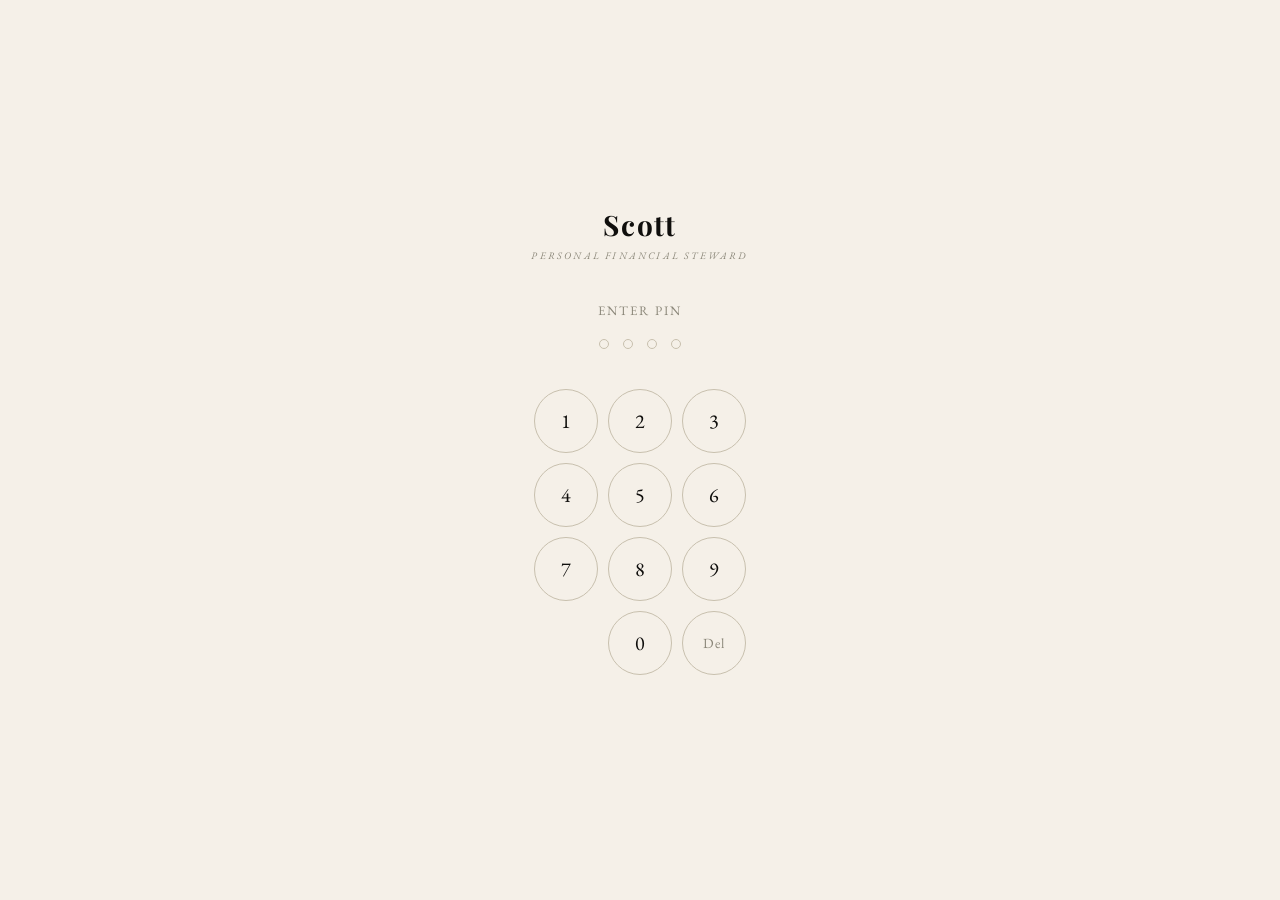
<file: index (18).html>
<!DOCTYPE html>
<html lang="en">
<head>
<meta charset="UTF-8">
<meta name="viewport" content="width=device-width, initial-scale=1.0, maximum-scale=1.0, user-scalable=no">
<meta name="theme-color" content="#f5f0e8">
<meta name="mobile-web-app-capable" content="yes">
<meta name="apple-mobile-web-app-capable" content="yes">
<meta name="apple-mobile-web-app-status-bar-style" content="default">
<meta name="apple-mobile-web-app-title" content="Scott">
<link rel="manifest" href="manifest.json">
<link rel="apple-touch-icon" href="apple-touch-icon.png">
<title>Scott</title>
<link href="https://fonts.googleapis.com/css2?family=Playfair+Display:ital,wght@0,400;0,600;0,700;1,400&family=EB+Garamond:ital,wght@0,400;0,500;1,400&display=swap" rel="stylesheet">
<style>
  :root{--parchment:#f5f0e8;--parchment-dark:#ede8dd;--ink:#0f0e0c;--ink-light:#3a3830;--ink-faint:#8a8678;--rule:#c8c0ae;--gold:#8B7355;}
  *{margin:0;padding:0;box-sizing:border-box;-webkit-tap-highlight-color:transparent;}
  html,body{height:100%;overflow:hidden;}
  body{background:var(--parchment);color:var(--ink);font-family:'EB Garamond',Georgia,serif;display:flex;flex-direction:column;height:100dvh;overscroll-behavior:none;}
  body::before{content:'';position:fixed;inset:0;background-image:repeating-linear-gradient(0deg,transparent,transparent 28px,rgba(0,0,0,0.018) 28px,rgba(0,0,0,0.018) 29px);pointer-events:none;z-index:0;}
  header{padding:12px 16px;display:flex;align-items:center;justify-content:space-between;border-bottom:1px solid var(--rule);position:relative;z-index:1;flex-shrink:0;background:var(--parchment);}
  .header-left{display:flex;align-items:center;gap:10px;}
  .header-icon{width:32px;height:32px;border-radius:4px;object-fit:cover;}
  .logo{font-family:'Playfair Display',Georgia,serif;font-size:22px;font-weight:700;letter-spacing:0.04em;}
  .logo-sub{font-size:10px;letter-spacing:0.2em;text-transform:uppercase;color:var(--ink-faint);font-style:italic;display:none;}
  @media(min-width:500px){.logo-sub{display:inline;margin-left:10px;}}
  .ledger-btn{font-family:'EB Garamond',serif;font-size:11px;letter-spacing:0.15em;text-transform:uppercase;color:var(--ink-faint);background:none;border:none;cursor:pointer;padding:6px 0;border-bottom:1px solid transparent;transition:color 0.2s,border-color 0.2s;white-space:nowrap;}
  .ledger-btn:hover{color:var(--ink);border-bottom-color:var(--ink);}

  #chat{flex:1;overflow-y:auto;padding:20px 16px 8px;display:flex;flex-direction:column;gap:20px;position:relative;z-index:1;-webkit-overflow-scrolling:touch;}
  @media(min-width:600px){#chat{padding:32px 40px 8px;gap:24px;}}
  #chat::-webkit-scrollbar{width:0px;}#chat::-webkit-scrollbar-thumb{background:transparent;}.health-card::-webkit-scrollbar{width:0px;}.health-card::-webkit-scrollbar-thumb{background:transparent;}.ledger-card::-webkit-scrollbar{width:0px;}.ledger-card::-webkit-scrollbar-thumb{background:transparent;}html *{scrollbar-width:none;}
  .msg{display:flex;flex-direction:column;max-width:88%;animation:fadeUp 0.3s ease;}
  @media(min-width:600px){.msg{max-width:72%;}}
  @keyframes fadeUp{from{opacity:0;transform:translateY(8px);}to{opacity:1;transform:translateY(0);}}
  .msg.scott{align-self:flex-start;}.msg.user{align-self:flex-end;align-items:flex-end;}
  .msg-label{font-size:10px;letter-spacing:0.2em;text-transform:uppercase;color:var(--ink-faint);margin-bottom:5px;}
  .msg-bubble{font-size:15px;line-height:1.7;color:var(--ink-light);}
  @media(min-width:480px){.msg-bubble{font-size:16px;}}
  .msg.scott .msg-bubble{font-style:italic;}.msg.user .msg-bubble{color:var(--ink);font-style:normal;}
  .msg-rule{width:28px;height:1px;background:var(--rule);margin-top:8px;}
  .msg.user .msg-rule{align-self:flex-end;}
  .sync-badge{font-size:10px;letter-spacing:0.12em;text-transform:uppercase;margin-top:6px;color:var(--ink-faint);font-style:normal;}
  .sync-badge.ok{color:var(--gold);}.sync-badge.err{color:#9b2c2c;}
  .pillar-tag{display:inline-block;font-size:9px;letter-spacing:0.15em;text-transform:uppercase;padding:2px 7px;border:1px solid var(--rule);margin-bottom:5px;color:var(--ink-faint);font-style:normal;}
  .pillar-tag.income{border-color:#4a7c59;color:#4a7c59;}.pillar-tag.expense{border-color:#9b2c2c;color:#9b2c2c;}
  .pillar-tag.asset{border-color:#8B7355;color:#8B7355;}.pillar-tag.liability{border-color:#6b5b45;color:#6b5b45;}
  .typing{display:flex;align-items:center;gap:5px;padding:4px 0;}
  .typing span{width:4px;height:4px;border-radius:50%;background:var(--ink-faint);animation:blink 1.2s ease-in-out infinite;}
  .typing span:nth-child(2){animation-delay:0.2s;}.typing span:nth-child(3){animation-delay:0.4s;}
  @keyframes blink{0%,60%,100%{opacity:0.2;}30%{opacity:1;}}
  footer{border-top:1px solid var(--rule);padding:12px 16px max(12px,env(safe-area-inset-bottom));position:relative;z-index:1;flex-shrink:0;background:var(--parchment);}
  @media(min-width:600px){footer{padding:18px 40px 24px;}}
  .input-row{display:flex;align-items:center;gap:10px;}
  #input{flex:1;background:none;border:none;border-bottom:1px solid var(--rule);padding:10px 0;font-family:'EB Garamond',serif;font-size:16px;color:var(--ink);outline:none;transition:border-color 0.2s;min-width:0;}
  #input::placeholder{color:var(--ink-faint);font-style:italic;}
  #input:focus{border-bottom-color:var(--ink);}

  #send-btn{background:none;border:none;font-family:'EB Garamond',serif;font-size:11px;letter-spacing:0.18em;text-transform:uppercase;color:var(--ink-faint);cursor:pointer;padding:10px 0;transition:color 0.2s;white-space:nowrap;flex-shrink:0;}
  #send-btn:hover{color:var(--ink);}#send-btn:disabled{color:var(--rule);cursor:default;}
  .input-hint{margin-top:7px;font-size:10px;color:var(--ink-faint);font-style:italic;display:none;}
  @media(min-width:480px){.input-hint{display:block;}}
  #ledger-panel{display:none;position:fixed;inset:0;z-index:100;background:rgba(15,14,12,0.6);backdrop-filter:blur(2px);}
  #ledger-panel.open{display:flex;align-items:flex-end;justify-content:center;}
  @media(min-width:600px){#ledger-panel.open{align-items:center;}}
  .ledger-card{background:var(--parchment);border-top:1px solid var(--rule);width:100%;max-height:85vh;overflow-y:auto;padding:24px 20px 32px;position:relative;animation:slideUp 0.25s ease;border-radius:12px 12px 0 0;}
  @media(min-width:600px){.ledger-card{border:1px solid var(--rule);width:580px;max-height:82vh;padding:40px;border-radius:0;animation:slideUpCenter 0.25s ease;}}
  @keyframes slideUp{from{transform:translateY(100%);}to{transform:translateY(0);}}
  @keyframes slideUpCenter{from{transform:translateY(16px);opacity:0;}to{transform:translateY(0);opacity:1;}}
  .ledger-handle{width:36px;height:3px;background:var(--rule);border-radius:2px;margin:0 auto 18px;}
  @media(min-width:600px){.ledger-handle{display:none;}}
  .ledger-title{font-family:'Playfair Display',serif;font-size:20px;font-weight:600;margin-bottom:3px;}
  .ledger-subtitle{font-size:11px;letter-spacing:0.18em;text-transform:uppercase;color:var(--ink-faint);margin-bottom:24px;font-style:italic;}
  .ledger-close{position:absolute;top:18px;right:18px;background:none;border:none;font-family:'EB Garamond',serif;font-size:11px;letter-spacing:0.2em;text-transform:uppercase;color:var(--ink-faint);cursor:pointer;}
  .pillar{margin-bottom:22px;}
  .pillar-name{font-family:'Playfair Display',serif;font-size:14px;font-weight:600;border-bottom:1px solid var(--rule);padding-bottom:7px;margin-bottom:10px;display:flex;justify-content:space-between;align-items:baseline;}
  .pillar-total{font-family:'EB Garamond',serif;font-size:13px;color:var(--gold);font-style:italic;}
  .category-row{display:flex;justify-content:space-between;padding:4px 0 4px 14px;font-size:13px;color:var(--ink-light);border-bottom:1px dotted var(--parchment-dark);}
  .category-name{font-style:italic;}.category-amount{color:var(--ink-faint);font-size:12px;}
  .sub-row{display:flex;justify-content:space-between;padding:2px 0 2px 28px;font-size:12px;color:var(--ink-faint);}
  .empty-ledger{font-style:italic;color:var(--ink-faint);font-size:14px;text-align:center;padding:20px 0;}

  /* HEALTH BUTTON */
  .health-btn{font-family:'EB Garamond',serif;font-size:11px;letter-spacing:0.15em;text-transform:uppercase;color:var(--ink-faint);background:none;border:none;cursor:pointer;padding:6px 0 6px 14px;border-bottom:1px solid transparent;transition:color 0.2s,border-color 0.2s;white-space:nowrap;}
  .health-btn:hover{color:var(--ink);border-bottom-color:var(--ink);}
  .header-right{display:flex;align-items:center;gap:14px;}

  /* HEALTH PANEL */
  #health-panel{display:none;position:fixed;inset:0;z-index:100;background:rgba(15,14,12,0.6);backdrop-filter:blur(2px);}
  #health-panel.open{display:flex;align-items:flex-end;justify-content:center;}
  @media(min-width:600px){#health-panel.open{align-items:center;}}
  .health-card{background:var(--parchment);border-top:1px solid var(--rule);width:100%;max-height:88vh;overflow-y:auto;padding:24px 20px 36px;position:relative;animation:slideUp 0.25s ease;border-radius:12px 12px 0 0;}
  @media(min-width:600px){.health-card{border:1px solid var(--rule);width:600px;max-height:84vh;padding:40px;border-radius:0;animation:slideUpCenter 0.25s ease;}}
  .health-handle{width:36px;height:3px;background:var(--rule);border-radius:2px;margin:0 auto 18px;}
  @media(min-width:600px){.health-handle{display:none;}}
  .health-close{position:absolute;top:18px;right:18px;background:none;border:none;font-family:'EB Garamond',serif;font-size:11px;letter-spacing:0.2em;text-transform:uppercase;color:var(--ink-faint);cursor:pointer;}
  .health-title{font-family:'Playfair Display',serif;font-size:20px;font-weight:600;margin-bottom:3px;}
  .health-subtitle{font-size:11px;letter-spacing:0.18em;text-transform:uppercase;color:var(--ink-faint);margin-bottom:24px;font-style:italic;}

  /* SCORE RING */
  .score-section{display:flex;align-items:center;gap:24px;margin-bottom:28px;padding-bottom:24px;border-bottom:1px solid var(--rule);}
  .score-ring{flex-shrink:0;width:80px;height:80px;position:relative;}
  .score-ring svg{width:80px;height:80px;transform:rotate(-90deg);}
  .score-ring circle{fill:none;stroke-width:6;}
  .score-ring .track{stroke:var(--rule);}
  .score-ring .fill{stroke:var(--gold);stroke-linecap:round;transition:stroke-dashoffset 0.8s ease;}
  .score-num{position:absolute;inset:0;display:flex;flex-direction:column;align-items:center;justify-content:center;}
  .score-num span{font-family:'Playfair Display',serif;font-size:22px;font-weight:700;line-height:1;}
  .score-num small{font-size:9px;letter-spacing:0.12em;text-transform:uppercase;color:var(--ink-faint);}
  .score-info{flex:1;}
  .score-label{font-family:'Playfair Display',serif;font-size:15px;font-weight:600;margin-bottom:4px;}
  .score-desc{font-size:13px;color:var(--ink-faint);font-style:italic;line-height:1.5;}
  .inv-level{display:inline-block;font-size:9px;letter-spacing:0.18em;text-transform:uppercase;padding:2px 8px;border:1px solid var(--gold);color:var(--gold);margin-top:6px;}

  /* ALLOCATION BARS */
  .alloc-section{margin-bottom:24px;}
  .alloc-title{font-family:'Playfair Display',serif;font-size:14px;font-weight:600;margin-bottom:14px;}
  .alloc-row{margin-bottom:14px;}
  .alloc-top{display:flex;justify-content:space-between;align-items:baseline;margin-bottom:5px;}
  .alloc-name{font-size:12px;letter-spacing:0.12em;text-transform:uppercase;color:var(--ink-light);}
  .alloc-nums{font-size:12px;color:var(--ink-faint);font-style:italic;}
  .alloc-nums .actual{color:var(--ink);}
  .bar-track{height:4px;background:var(--parchment-dark);border-radius:2px;position:relative;}
  .bar-fill{height:4px;border-radius:2px;transition:width 0.6s ease;max-width:100%;}
  .bar-fill.needs{background:#4a7c59;}
  .bar-fill.wants{background:#8B7355;}
  .bar-fill.savings{background:#5b7fa6;}
  .bar-fill.investing{background:#7c5b8b;}
  .bar-fill.over{background:#9b2c2c;}
  .bar-target{position:absolute;top:-2px;width:2px;height:8px;background:var(--ink-faint);border-radius:1px;}
  .alloc-warning{font-size:11px;margin-top:4px;font-style:italic;}
  .alloc-warning.soft{color:#8B7355;}.alloc-warning.strong{color:#9b2c2c;}

  /* PILLAR SCORES */
  .scores-section{margin-bottom:24px;}
  .scores-title{font-family:'Playfair Display',serif;font-size:14px;font-weight:600;margin-bottom:14px;}
  .score-grid{display:grid;grid-template-columns:1fr 1fr;gap:12px;}
  .score-cell{padding:12px;border:1px solid var(--rule);}
  .score-cell-name{font-size:9px;letter-spacing:0.18em;text-transform:uppercase;color:var(--ink-faint);margin-bottom:6px;}
  .score-cell-val{font-family:'Playfair Display',serif;font-size:24px;font-weight:700;}
  .score-cell-val.great{color:#4a7c59;}.score-cell-val.good{color:var(--gold);}.score-cell-val.warn{color:#8B7355;}.score-cell-val.poor{color:#9b2c2c;}
  .score-cell-label{font-size:10px;color:var(--ink-faint);font-style:italic;margin-top:2px;}

  /* INSIGHTS */
  .insights-section{}
  .insights-title{font-family:'Playfair Display',serif;font-size:14px;font-weight:600;margin-bottom:12px;}
  .insight-item{padding:10px 0;border-bottom:1px dotted var(--parchment-dark);font-size:13px;color:var(--ink-light);font-style:italic;line-height:1.5;}
  .insight-item:last-child{border-bottom:none;}
  .insight-item.positive{color:#4a7c59;}.insight-item.caution{color:#8B7355;}.insight-item.alert{color:#9b2c2c;}
  .no-data{font-style:italic;color:var(--ink-faint);font-size:14px;text-align:center;padding:20px 0;}


  /* TREASURY */
  .treasury-display{font-family:'EB Garamond',serif;font-size:11px;color:var(--ink-faint);letter-spacing:0.06em;cursor:pointer;padding:4px 0;border-bottom:1px dotted transparent;transition:color 0.2s,border-color 0.2s;white-space:nowrap;}
  .treasury-display:hover{color:var(--gold);border-bottom-color:var(--gold);}
  .treasury-modal{display:none;position:fixed;inset:0;z-index:150;background:rgba(15,14,12,0.7);backdrop-filter:blur(2px);align-items:center;justify-content:center;}
  .treasury-modal.open{display:flex;}
  .treasury-box{background:var(--parchment);border:1px solid var(--rule);padding:32px 28px;width:min(340px,90vw);position:relative;}
  .treasury-box-title{font-family:'Playfair Display',serif;font-size:18px;font-weight:600;margin-bottom:4px;}
  .treasury-box-sub{font-size:11px;letter-spacing:0.15em;text-transform:uppercase;color:var(--ink-faint);font-style:italic;margin-bottom:20px;}
  .treasury-box-close{position:absolute;top:14px;right:16px;background:none;border:none;font-size:11px;letter-spacing:0.2em;text-transform:uppercase;color:var(--ink-faint);cursor:pointer;}
  .treasury-input-row{display:flex;gap:10px;align-items:flex-end;}
  .treasury-input{flex:1;background:none;border:none;border-bottom:1px solid var(--rule);padding:8px 0;font-family:'EB Garamond',serif;font-size:18px;color:var(--ink);outline:none;}
  .treasury-input:focus{border-bottom-color:var(--ink);}
  .treasury-save{background:none;border:none;font-family:'EB Garamond',serif;font-size:11px;letter-spacing:0.2em;text-transform:uppercase;color:var(--ink-faint);cursor:pointer;padding:8px 0;transition:color 0.2s;white-space:nowrap;}
  .treasury-save:hover{color:var(--ink);}
  .treasury-note{font-size:11px;color:var(--ink-faint);font-style:italic;margin-top:12px;line-height:1.5;}


  .health-reset-btn{display:block;width:100%;text-align:center;margin-top:28px;padding-top:18px;border-top:1px dotted var(--rule);background:none;border-left:none;border-right:none;border-bottom:none;font-family:'EB Garamond',serif;font-size:10px;letter-spacing:0.18em;text-transform:uppercase;color:var(--ink-faint);cursor:pointer;opacity:0.5;transition:opacity 0.2s,color 0.2s;}
  .health-reset-btn:hover{opacity:1;color:#9b2c2c;}

  /* ── PIN LOCK ───────────────────────────────────────────────────────── */
  #pin-screen{position:fixed;inset:0;z-index:500;background:var(--parchment);display:flex;flex-direction:column;align-items:center;justify-content:center;gap:0;transition:opacity 0.4s ease;}
  #pin-screen.hiding{opacity:0;pointer-events:none;}
  .pin-logo{font-family:'Playfair Display',serif;font-size:28px;font-weight:700;letter-spacing:0.06em;margin-bottom:6px;}
  .pin-sub{font-size:10px;letter-spacing:0.22em;text-transform:uppercase;color:var(--ink-faint);font-style:italic;margin-bottom:40px;}
  .pin-prompt{font-size:13px;letter-spacing:0.15em;text-transform:uppercase;color:var(--ink-faint);margin-bottom:20px;}
  .pin-dots{display:flex;gap:14px;margin-bottom:36px;}
  .pin-dot{width:10px;height:10px;border-radius:50%;border:1px solid var(--rule);background:transparent;transition:background 0.15s,border-color 0.15s;}
  .pin-dot.filled{background:var(--ink);border-color:var(--ink);}
  .pin-dot.error{background:#9b2c2c;border-color:#9b2c2c;}
  .pin-pad{display:grid;grid-template-columns:repeat(3,64px);grid-template-rows:repeat(4,64px);gap:10px;}
  .pin-key{width:64px;height:64px;border-radius:50%;border:1px solid var(--rule);background:none;font-family:'EB Garamond',serif;font-size:20px;color:var(--ink);cursor:pointer;transition:background 0.15s,transform 0.1s;display:flex;align-items:center;justify-content:center;-webkit-tap-highlight-color:transparent;}
  .pin-key:active{background:var(--parchment-dark);transform:scale(0.94);}
  .pin-key.del{font-size:14px;letter-spacing:0.08em;color:var(--ink-faint);}
  .pin-key.empty{border:none;cursor:default;}
  .pin-error{font-size:11px;color:#9b2c2c;letter-spacing:0.12em;text-transform:uppercase;height:16px;margin-top:-24px;margin-bottom:12px;}
  .pin-set-note{font-size:11px;color:var(--ink-faint);font-style:italic;margin-top:20px;text-align:center;max-width:220px;line-height:1.6;}

  /* ── WELCOME SPLASH ─────────────────────────────────────────────────── */
  #welcome{position:absolute;inset:0;display:flex;flex-direction:column;align-items:center;justify-content:center;pointer-events:none;z-index:0;transition:opacity 0.5s ease;}
  #welcome.gone{opacity:0;}
  .welcome-greeting{font-family:'Playfair Display',serif;font-size:clamp(22px,5vw,32px);font-weight:600;color:var(--ink);letter-spacing:0.02em;text-align:center;line-height:1.3;}
  .welcome-sub{font-size:12px;letter-spacing:0.2em;text-transform:uppercase;color:var(--ink-faint);font-style:italic;margin-top:10px;text-align:center;}

  /* ── POLISH ─────────────────────────────────────────────────────────── */
  #chat{position:relative;}
  .msg-bubble{white-space:pre-line;}
  .ledger-card,.health-card{scrollbar-width:none;}
  .health-card{padding-bottom:80px;}

</style>
</head>
<body>
<header>
  <div class="header-left">
    <img class="header-icon" src="apple-touch-icon.png" alt="S">
    <span class="logo">Scott</span>
    <span class="logo-sub">Personal Financial Steward</span>
  </div>
  <div class="header-right">
    <button class="ledger-btn" onclick="openTreasury()" id="treasury-display">Treasury</button>
    <button class="ledger-btn" onclick="openLedger()">Ledger</button>
    <button class="health-btn" onclick="openHealth()">Health</button>
  </div>
</header>

<div id="chat">
  <div id="welcome">
    <div class="welcome-greeting" id="welcome-greeting"></div>
    <div class="welcome-sub">Your estate awaits, Sir.</div>
  </div>
</div>
<footer>
  <div class="input-row">
    <input id="input" type="text" placeholder="At your service, sir." autocomplete="off"/>

    <button id="send-btn" onclick="handleSend()">Send</button>
  </div>
  <div class="input-hint">I’ve seen you stare down gods sir, yet you look positively defeated by a file extension.</div>
</footer>
<div id="ledger-panel">
  <div class="ledger-card">
    <div class="ledger-handle"></div>
    <button class="ledger-close" onclick="closeLedger()">Close</button>
    <div class="ledger-title">The Grand Ledger</div>
    <div class="ledger-subtitle">A full accounting of your estate</div>
    <div id="ledger-body"></div>
  </div>
</div>
<script>

const APPS_SCRIPT_URL="https://script.google.com/macros/s/AKfycbzuHpab64FUO9QCuJsuHABQISn3kXd2czdyp6xKM_30ThMiJbVCdSwgUKHoRqEZd5-M/exec";
const ledger={income:{},expenses:{},assets:{},liabilities:{}};
const TYPE_TO_PILLAR={income:"income",expense:"expenses",asset:"assets",liability:"liabilities"};

function parseAmount(text){
  const t=text.toLowerCase().replace(/,/g,'');
  const mults=[[/(\d+(?:\.\d+)?)\s*crore/,10000000],[/(\d+(?:\.\d+)?)\s*cr\b/,10000000],[/(\d+(?:\.\d+)?)\s*lakh/,100000],[/(\d+(?:\.\d+)?)\s*lac\b/,100000],[/(\d+(?:\.\d+)?)\s*million/,1000000],[/(\d+(?:\.\d+)?)\s*m\b/,1000000],[/(\d+(?:\.\d+)?)\s*thousand/,1000],[/(\d+(?:\.\d+)?)\s*k\b/,1000]];
  for(const[re,m]of mults){const x=t.match(re);if(x)return Math.round(parseFloat(x[1])*m);}
  const slangs=[/set\s+(?:me\s+)?back\s+[₹$]?\s*(\d+(?:\.\d+)?)/,/shell(?:ed)?\s+out\s+[₹$]?\s*(\d+(?:\.\d+)?)/,/came\s+to\s+[₹$]?\s*(\d+(?:\.\d+)?)/,/cost(?:s|ed)?\s+(?:me\s+)?[₹$]?\s*(\d+(?:\.\d+)?)/,/dropped\s+[₹$]?\s*(\d+(?:\.\d+)?)/,/blew\s+[₹$]?\s*(\d+(?:\.\d+)?)/,/forked\s+out\s+[₹$]?\s*(\d+(?:\.\d+)?)/,/coughed\s+up\s+[₹$]?\s*(\d+(?:\.\d+)?)/,/in\s+the\s+hole\s+(?:for\s+)?[₹$]?\s*(\d+(?:\.\d+)?)/,/(\d+(?:\.\d+)?)\s+in\s+the\s+hole/,/(?:sent|transferred|wired|gave)\s+(?:me\s+)?[₹$]?\s*(\d+(?:\.\d+)?)/,/[₹$]?\s*(\d+(?:\.\d+)?)\s+purchase/,/loan\s+of\s+[₹$]?\s*(\d+(?:\.\d+)?)/,/borrowed\s+[₹$]?\s*(\d+(?:\.\d+)?)/];
  for(const re of slangs){const x=t.match(re);if(x)return Math.round(parseFloat(x[1]));}
  // contextual pattern — but skip tiny numbers (1-9) to avoid "for 2 people" grabbing 2 instead of the real amount
  const pa=t.match(/\b(?:for|at|worth|of|costing|paid|spent|received|got|send|sent)\s+[₹$]?\s*(\d+(?:\.\d+)?)\b/);
  if(pa&&parseFloat(pa[1])>=10)return Math.round(parseFloat(pa[1]));
  const cn=t.match(/[₹$]\s*(\d+(?:\.\d+)?)/);
  if(cn)return Math.round(parseFloat(cn[1]));
  const all=[...t.matchAll(/\b(\d+(?:\.\d+)?)\b/g)].map(m=>parseFloat(m[1])).filter(n=>n>0);
  if(!all.length)return null;
  return Math.round(Math.max(...all));
}
function buildNote(text){
  let t=text.replace(/^scott[,.\s]*/i,'').replace(/\b(i\s+)?(bought|purchased|got|received|paid|spent|earned|ordered|grabbed|picked\s+up|gave|tipped|donated|subscribed|renewed|recharged|filled|ate|dined|swiped|shed|bagged|won|invested\s+in|put\s+into|dropped|shelled\s+out|blew|forked\s+out|coughed\s+up|took\s+a?\s+loan\s+of?|borrowed|sold|used|sent|transferred|wired)\s*/i,'').replace(/set\s+(?:me\s+)?back\s+/i,'').replace(/shell(?:ed)?\s+out\s+/i,'').replace(/came\s+to\s+/i,'').replace(/\b(?:for|at|worth|costing)\s+[₹$]?[\d,.]+\s*(?:crore|cr|lakh|lac|million|thousand|k)?\b/gi,'').replace(/[₹$][\d,.]+\s*(?:crore|cr|lakh|lac|million|thousand|k)?\b/gi,'').replace(/\b[\d,.]+\s*(?:crore|cr|lakh|lac|million|thousand|k)\b/gi,'').replace(/\b\d+(?:\.\d+)?\b/g,'').replace(/\b(a|an|the|some|few|my|his|her|their|our|me|old|new|that|this)\b/gi,'').replace(/\s{2,}/g,' ').trim();
  // Strip leading prepositions: 'for gym' → 'gym', 'on clothes' → 'clothes'
  t = t.replace(/^(for|on|at|of|from|to|in|with)\s+/i, '').trim();
  return t||text.replace(/^scott[,.\s]*/i,'').trim();
}
function splitClauses(text){
  const parts=text.split(/\s+but\s+|\s+and\s+also\s+|\s+also\s+|\s+meanwhile\s+|\s+while\s+/i);
  if(parts.length>1&&parts.every(p=>p.trim().length>3))return parts.map(p=>p.trim());
  return[text];
}
const CONSUMED_SERVICES=/\b(gym\s*membership|membership|subscription|insurance|haircut|salon|massage|spa|consultation|class|course|coaching|tuition|recharge|ticket|pass|entry\s*fee|service\s*charge|maintenance\s*fee|annual\s*fee|processing\s*fee)\b/i;
const OWNED_THINGS=/\b(shares?|stocks?|equity|mutual\s*fund|mf\b|sip\b|elss|index\s*fund|etf\b|bitcoin|btc|ethereum|eth|crypto|nft|property|land|plot|flat|house|apartment|villa|bungalow|real\s*estate|gold|silver|sgb|sovereign\s*gold|digital\s*gold|fixed\s*deposit|fd\b|recurring\s*deposit|rd\b|ppf|nps|epf|scooter|motorcycle|activa|splendor|two\s*wheeler|car\b|suv|sedan|four\s*wheeler|vehicle|automobile|laptop|macbook|computer|desktop|ipad|tablet|iphone|smartphone|mobile\s*phone|phone\b|android|samsung|oneplus|pixel\b|refrigerator|washing\s*machine|air\s*conditioner|television|tv\b|furniture|sofa|bed|mattress|watch|jewellery|jewelry|ring|necklace|bracelet|camera|drone|monitor|headphones|airpods|earbuds)\b/i;
const CONSUMED_THINGS=/\b(petrol|diesel|fuel|cng|groceries|grocery|vegetables|veggies|fruits|milk|eggs|bread|bananas?|chai|tea|coffee|snack|biscuit|pizza|burger|biryani|dosa|meal|lunch|dinner|breakfast|dining|eating\s*out|rent\b|electricity|water\s*bill|gas\s*cylinder|lpg|internet|wifi|broadband|mobile\s*bill|postpaid|prepaid|recharge|netflix|neflix|spotfy|hotstar|amazon\s*prime|youtube\s*premium|medicine|capsule|pharmacy|uber|ola|rapido|auto\s*fare|cab\s*fare|metro|bus\s*fare|train\s*fare|flight\s*ticket|toll|parking|donation|charity|school\s*fee|college\s*fee|exam\s*fee|outing|picnic|subscription\s*for)\b/i;
const LIABILITY_SIGNALS=/\b(emi|home\s*loan|car\s*loan|personal\s*loan|education\s*loan|business\s*loan|credit\s*card\s*(bill|due|payment)|cc\s*bill|cc\s*due|mortgage|loan\s*repayment|borrowed|owe\b|debt\b|outstanding|simpl|lazypay|bnpl|buy\s*now\s*pay\s*later|slice\b|in\s*the\s*hole|took\s*a\s*loan|take\s*a\s*loan|took\s*loan|got\s*a\s*loan|got\s*loan|took\s*out\s*a?\s*loan|used\s*(my\s*)?credit\s*card)\b/i;
const LIQUIDATION_VERBS=/\b(sold|redeemed|withdrew|liquidated|cashed\s*out|encashed|sold\s*off)\b/i;
const INCOME_SIGNALS=/\b(salary|salry|stipend|bonus|dividend|interest\s*received|rent\s*received|royalty|pension|commission|freelance|consulting\s*fee|project\s*payment|tax\s*refund|cashback|gift\s*money|birthday\s*money|reimbursement|prize|reward|got\s*paid|credited|sent\s*me|wired\s*me|transferred\s*to\s*me|gave\s*me|dad\s*sent|mom\s*sent|friend\s*sent|bhai\s*sent|client\s*paid|client\s*sent|employer\s*paid|raise|increment|appraisal\s*hike|salary\s*hike|income)\b/i;
const EXPENSE_SLANG=/\b(spent|paid\s*for|swiped|shelled?\s*out|forked\s*out|coughed\s*up|blew\b|set\s*me\s*back|came\s*to|shell\s*out|donated|subscribed|recharged|tipped|gave\s*away|splurged|burned|dropped\s*on|wasted\s*on)\b/i;
function detectType(text){
  const t=text.toLowerCase();
  const hasAmt=!!parseAmount(text);
  
  // Repair/maintenance signals — prevent OWNED_THINGS from triggering asset
  const REPAIR=/\b(repair|fix(?:ing|ed)?|service|servicing|maintenance|replaced|broke|broken|damage|patch)\b/i;
  
  // Liability always first
  if(LIABILITY_SIGNALS.test(t))return"liability";
  if(LIQUIDATION_VERBS.test(t))return"income";
  
  // Income signals — must beat "paid/gave" verb checks below
  if(INCOME_SIGNALS.test(t))return"income";
  
  // "gave me" pattern (Mom gave me / friend gave me) = income
  if(/\bgave\s+me\b/.test(t)&&hasAmt)return"income";
  
  // Gym/fitness standalone
  if(/\b(gym|fitness|yoga|zumba|pilates|crossfit|workout)\b/.test(t)&&hasAmt)return"expense";
  
  // Investment keywords
  if(/\b(invest(?:ed|ing|ment)?|sip\b|portfolio|mutual\s*funds?|stocks?|crypto|gold\b|fd\b|ppf\b|nps\b)\b/.test(t)&&hasAmt&&!LIABILITY_SIGNALS.test(t))return"asset";
  
  // Consumed services
  if(CONSUMED_SERVICES.test(t))return"expense";
  
  // Owned things — but NOT if "repair/service" context (phone repair ≠ buying a phone)
  if(OWNED_THINGS.test(t)&&!CONSUMED_THINGS.test(t)&&!REPAIR.test(t))return"asset";
  if(CONSUMED_THINGS.test(t))return"expense";
  if(EXPENSE_SLANG.test(t))return"expense";
  
  // "paid" is tricky — "client paid [me]" = income, "I paid" = expense
  if(/\bclient\s+paid\b/.test(t))return"income";
  
  // Gift-giving context — "gift for X", "birthday gift", "present for"
  if(/\b(gift\s+for|birthday\s+gift|present\s+for|anniversary\s+gift|wedding\s+gift|gifted\s+to)\b/.test(t)&&hasAmt)return"expense";
  
  // Expense verbs — but "got a raise/bonus/salary/commission" should NOT be expense
  const INCOME_NOUNS=/\b(raise|raise|increment|salary|bonus|dividend|commission|cashback|refund|reward|prize|gift|tip\s+received)\b/i;
  if(/\b(bought|purchased|paid|gave|ordered|grabbed|ate|dined)\b/.test(t)&&!INCOME_SIGNALS.test(t))return"expense";
  // "got a" only when followed by owned/consumed thing, not income nouns
  if(/\bgot\s+a\b/.test(t)&&!INCOME_SIGNALS.test(t)&&!INCOME_NOUNS.test(t))return"expense";
  
  if(/\b(sent\s+to|transferred\s+to|wired\s+to|gave\s+to|sending\s+to|transfer\s+to|give\s+to)\b/.test(t)&&hasAmt)return"expense";
  if(/\b(got|received|sends?\s+me|gives?\s+me)\b/.test(t)&&hasAmt)return"income";
  if(/\b(cash\s*in\s*hand|cash\s*on\s*hand|kept\s*cash|have\s*cash|holding\s*cash)\b/.test(t))return"asset";
  
  // Last resort category matching
  if(/\b(rent|electricity|internet|groceries|medicine|doctor|petrol|fuel|coffee|chai|dining|food|meal|lunch|dinner|clothes|salon|haircut|book|course|movie|netflix|spotify|recharge|bill|subscription|gift|donation)\b/.test(t)&&hasAmt)return"expense";
  
  // Case 3: user gives a TYPE clarification word after Scott asked for clarification
  const TYPE_WORD = /^\s*(expense|income|investment|asset|liability)s?\s*$/i;
  if (TYPE_WORD.test(t)) {
    // Look for a recent amount in the last 2 messages
    for (let i = CTX.history.length - 1; i >= Math.max(0, CTX.history.length - 2); i--) {
      const prev = CTX.history[i];
      if (prev && prev.parsed && prev.parsed.amount && Date.now() - prev.ts < 60000) {
        const typeMap = { expense: 'expense', income: 'income', investment: 'asset', asset: 'asset', liability: 'liability' };
        const txnType = typeMap[t.trim().toLowerCase().replace('s','')] || 'expense';
        const cat = detectCategory(prev.text || '', txnType);
        return { type: txnType, amount: prev.parsed.amount, ...cat, note: prev.parsed.note || buildNote(prev.text || '') };
      }
    }
  }

  return null;
}
const EC=[{c:"food",s:"groceries",r:/\b(grocery|groceries|supermarket|bigbasket|blinkit|zepto|zepto|kirana|ration|dal|rice|atta|flour|oil|masala|spice)\b/i},{c:"food",s:"dining_out",r:/\b(restaurant|dine|dining|dining\s*out|eating\s*out|ate\s*out|cafe|zomato|swiggy|food\s*delivery|biryani|pizza|burger|dosa|idli|thali|paratha|noodles)\b/i},{c:"food",s:"fruits_veggies",r:/\b(banana|apple|mango|orange|fruits?|vegetables?|veggies?|sabzi|tomato|onion|potato|leafy|spinach|cucumber|carrot|broccoli)\b/i},{c:"food",s:"snacks",r:/\b(snack|biscuit|chips|namkeen|chocolate|candy|mithai|bakery|maggi)\b/i},{c:"food",s:"chai_coffee",r:/\b(chai|tea|coffee|cappuccino|latte)\b/i},{c:"food",s:"milk_dairy",r:/\b(milk|curd|paneer|ghee|butter|cheese|dairy)\b/i},{c:"food",s:"delivery_tip",r:/\b(delivery\s*guy|delivery\s*boy|tip\b|tipped|bhaiya)\b/i},{c:"transport",s:"fuel",r:/\b(petrol|diesel|fuel|cng|filling)\b/i},{c:"transport",s:"cab",r:/\b(uber|ola|rapido|cab|taxi|auto|rickshaw)\b/i},{c:"transport",s:"metro_bus",r:/\b(metro|bus\s*fare|ksrtc|msrtc|tube)\b/i},{c:"transport",s:"train",r:/\b(train|railway|irctc|tatkal)\b/i},{c:"transport",s:"flight",r:/\b(flight|airline|airfare|indigo|air\s*india|spicejet|plane)\b/i},{c:"transport",s:"toll_parking",r:/\b(toll|fastag|parking)\b/i},{c:"transport",s:"servicing",r:/\b(servicing|mechanic|tyre|oil\s*change)\b/i},{c:"health",s:"gym_fitness",r:/\b(gym|fitness|workout|crossfit|yoga|zumba|membership)\b/i},{c:"health",s:"medicine",r:/\b(medicine|capsule|syrup|pharmacy|chemist|1mg|netmeds|apollo)\b/i},{c:"health",s:"doctor",r:/\b(doctor|physician|clinic|consultation|checkup|hospital|dentist|specialist)\b/i},{c:"health",s:"supplements",r:/\b(protein|whey|supplement|vitamin|creatine|bcaa|omega)\b/i},{c:"utilities",s:"electricity",r:/\b(electricity|electric\s*bill|power\s*bill|bescom|msedcl)\b/i},{c:"utilities",s:"internet",r:/\b(internet|wifi|broadband|jio\s*fiber|airtel\s*fiber)\b/i},{c:"utilities",s:"mobile",r:/\b(recharge|mobile\s*bill|postpaid|prepaid|jio|airtel|vodafone)\b/i},{c:"utilities",s:"gas",r:/\b(lpg|gas\s*cylinder|cooking\s*gas|indane|hp\s*gas|bharat\s*gas)\b/i},{c:"utilities",s:"rent",r:/\b(rent\b|landlord|pg\b|paying\s*guest|hostel)\b/i},{c:"entertainment",s:"streaming",r:/\b(netflix|neflix|nettflix|amazon\s*prime|hotstar|disney|zee5|sony\s*liv|jiocinema|youtube\s*premium|spotify|spotfy|spotify\s*premium|apple\s*music|prime\s*video)\b/i},{c:"entertainment",s:"movies",r:/\b(movie|film|cinema|theatre|bookmyshow|pvr|inox)\b/i},{c:"entertainment",s:"gaming",r:/\b(game|gaming|steam|playstation|xbox|bgmi|pubg|valorant)\b/i},{c:"entertainment",s:"outing",r:/\b(dinner\s*with|outing|party|celebration|treat\b|get\s*together)\b/i},{c:"education",s:"courses",r:/\b(udemy|coursera|skillshare|unacademy|byjus|vedantu|masterclass|course\s*fee)\b/i},{c:"education",s:"books",r:/\b(book\b|textbook|novel|kindle)\b/i},{c:"education",s:"fees",r:/\b(school\s*fee|college\s*fee|tuition|coaching|exam\s*fee|admission)\b/i},{c:"shopping",s:"clothing",r:/\b(clothes|shirt|jeans|tshirt|kurta|saree|dress|shoes|sneakers|jacket|myntra|ajio|zara)\b/i},{c:"shopping",s:"personal_care",r:/\b(shampoo|soap|facewash|moisturizer|perfume|deodorant|salon|haircut|spa|nykaa)\b/i},{c:"finance",s:"insurance_premium",r:/\b(insurance\s*premium|policy\s*premium|lic\s*premium|term\s*plan)\b/i},{c:"finance",s:"tax",r:/\b(income\s*tax|gst|tds|advance\s*tax)\b/i},{c:"social",s:"gifts",r:/\b(gift\b|present\b|birthday\s*gift|wedding\s*gift|sent\s+to|transferred\s+to|gave\s+to)\b/i},{c:"social",s:"donation",r:/\b(donate|donation|charity|ngo|temple|church|mosque|gurudwara)\b/i}];
const IC=[{c:"active_income",s:"salary",r:/\b(salary|paycheck|ctc|monthly\s*pay|stipend)\b/i},{c:"active_income",s:"bonus",r:/\b(bonus|incentive|appraisal|hike)\b/i},{c:"active_income",s:"freelance",r:/\b(freelance|contract|gig|fiverr|upwork|project\s*payment|client\s*paid)\b/i},{c:"active_income",s:"consulting",r:/\b(consult|consulting|advisory)\b/i},{c:"active_income",s:"business",r:/\b(business\s*income|profit|revenue|sales\s*income)\b/i},{c:"passive_income",s:"dividends",r:/\b(dividend)\b/i},{c:"passive_income",s:"interest",r:/\b(interest\s*received|fd\s*interest|savings\s*interest)\b/i},{c:"passive_income",s:"rental_income",r:/\b(rent\s*received|rental\s*income|tenant)\b/i},{c:"passive_income",s:"capital_gains",r:/\b(sold\s*shares|sold\s*stocks|sold\s*mutual|redeemed|capital\s*gain)\b/i},{c:"passive_income",s:"asset_sale",r:/\b(sold\s*my|sold\s*old|sold\s*the)\b/i},{c:"windfall",s:"gift_received",r:/\b(gift\s*received|gifted|birthday\s*money|cash\s*gift|diwali\s*bonus|dad\s*sent|mom\s*sent|friend\s*sent|bhai\s*sent|sent\s*me|wired\s*me)\b/i},{c:"windfall",s:"cashback_refund",r:/\b(cashback|cash\s*back|refund|reimbursement)\b/i},{c:"windfall",s:"prize_reward",r:/\b(won|prize|reward|lottery|competition)\b/i}];
const AC=[{c:"investments",s:"stocks",r:/\b(shares?|stocks?|equity|nse|bse)\b/i},{c:"investments",s:"mutual_fund",r:/\b(mutual\s*funds?|mf\b|sip\b|elss|index\s*fund|etf\b)\b/i},{c:"investments",s:"fixed_deposit",r:/\b(fixed\s*deposit|fd\b|recurring\s*deposit|rd\b)\b/i},{c:"investments",s:"ppf_nps_epf",r:/\b(ppf|nps|epf)\b/i},{c:"investments",s:"real_estate",r:/\b(property|land|plot|flat|house|apartment|villa|bungalow)\b/i},{c:"crypto",s:"bitcoin",r:/\b(bitcoin|btc)\b/i},{c:"crypto",s:"ethereum",r:/\b(ethereum|eth)\b/i},{c:"crypto",s:"altcoin",r:/\b(crypto|coin|token|binance|wazirx)\b/i},{c:"precious_metals",s:"gold",r:/\b(gold|sgb|sovereign\s*gold|digital\s*gold)\b/i},{c:"precious_metals",s:"silver",r:/\bsilver\b/i},{c:"precious_metals",s:"watch_jewelry",r:/\b(watch|jewellery|jewelry|ring|necklace|bracelet)\b/i},{c:"depreciating_assets",s:"two_wheeler",r:/\b(scooter|motorcycle|bike|activa|splendor|two\s*wheeler)\b/i},{c:"depreciating_assets",s:"car",r:/\b(car\b|suv|sedan|four\s*wheeler|automobile)\b/i},{c:"depreciating_assets",s:"laptop",r:/\b(laptop|macbook|computer|desktop)\b/i},{c:"depreciating_assets",s:"smartphone",r:/\b(iphone|smartphone|mobile\s*phone|phone\b|android|oneplus|samsung\s*phone|pixel\b|realme|redmi|poco\b)\b/i},{c:"depreciating_assets",s:"appliances",r:/\b(refrigerator|washing\s*machine|air\s*conditioner|tv\b|television)\b/i},{c:"depreciating_assets",s:"camera_drone",r:/\b(camera|drone|gopro)\b/i},{c:"liquid_assets",s:"cash_in_hand",r:/\b(cash\s*in\s*hand|cash\s*on\s*hand|kept\s*cash|holding\s*cash)\b/i},{c:"liquid_assets",s:"savings_account",r:/\b(savings\s*account|current\s*account|deposited\s*in\s*bank)\b/i}];
const LC=[{c:"long_term_loans",s:"home_loan",r:/\b(home\s*loan|house\s*loan|mortgage|housing\s*loan)\b/i},{c:"long_term_loans",s:"car_loan",r:/\b(car\s*loan|vehicle\s*loan|auto\s*loan)\b/i},{c:"long_term_loans",s:"education_loan",r:/\b(education\s*loan|student\s*loan)\b/i},{c:"long_term_loans",s:"personal_loan",r:/\b(personal\s*loan|took\s*a\s*loan|take\s*a\s*loan|got\s*a\s*loan|got\s*loan|took\s*out\s*a?\s*loan)\b/i},{c:"short_term_dues",s:"credit_card_bill",r:/\b(credit\s*card|cc\s*bill|cc\s*due|used\s*credit\s*card)\b/i},{c:"short_term_dues",s:"emi",r:/\b(emi|instalment|installment|equated)\b/i},{c:"short_term_dues",s:"bnpl",r:/\b(simpl|lazypay|bnpl|buy\s*now\s*pay\s*later|slice\b)\b/i},{c:"informal_debts",s:"borrowed_money",r:/\b(borrowed|owe\b|lent\s*by|friend\s*gave|family\s*gave|in\s*the\s*hole|roommate)\b/i}];
function detectCategory(text,type){
  const rules=type==="expense"?EC:type==="income"?IC:type==="asset"?AC:LC;
  for(const{c,s,r}of rules){if(r.test(text))return{main_category:c,sub_category:s};}
  const t=text.toLowerCase();
  const noun=t.match(/\b(?:on|for|at|in|into|of)\s+(?:a\s+|an\s+|the\s+)?([a-z]+(?:\s+[a-z]+)?)/);
  const sub=noun?noun[1].trim().replace(/\s+/g,'_').replace(/[^a-z0-9_]/g,''):"general";
  return{main_category:{expense:"misc",income:"other",asset:"other",liability:"other"}[type]||"misc",sub_category:sub};
}
function parseTransaction(text){
  const amount=parseAmount(text);if(!amount)return null;
  const type=detectType(text);if(!type)return null;
  const{main_category,sub_category}=detectCategory(text,type);
  return{type,amount,main_category,sub_category,note:buildNote(text)};
}
function parseAll(text){return splitClauses(text).map(c=>parseTransaction(c)).filter(Boolean);}
function fmt(n){return Number(n).toLocaleString('en-IN');}
function humanize(s){return(s||'').replace(/_/g,' ');}
function rand(arr){return arr[Math.floor(Math.random()*arr.length)];}
const REPLIES={
  expense:[(c,s,a,n)=>`Duly noted, Sir. \u20b9${fmt(a)} for ${n} recorded under ${humanize(c)} \u2014 ${humanize(s)}.`,(c,s,a,n)=>`Of course, Master Sanket. ${n} at \u20b9${fmt(a)}, filed under ${humanize(c)}. Consumption acknowledged.`,(c,s,a,n)=>`Recorded, Sir. \u20b9${fmt(a)} on ${n}. The harvest diminishes, though the estate endures.`,(c,s,a,n)=>`As you instruct. \u20b9${fmt(a)} \u2014 ${humanize(s)} under ${humanize(c)} \u2014 entered accordingly.`],
  income:[(c,s,a,n)=>`Splendid news, Master Sanket. \u20b9${fmt(a)} in ${humanize(s)} credited to the estate.`,(c,s,a,n)=>`Excellent, Sir. \u20b9${fmt(a)} received \u2014 entered into ${humanize(c)} with pleasure.`,(c,s,a,n)=>`A welcome inflow, Master Sanket. \u20b9${fmt(a)} — ${n} — duly noted.`],
  asset:[(c,s,a,n)=>`A fine acquisition, Master Sanket. ${n} at \u20b9${fmt(a)} added to holdings under ${humanize(c)}.`,(c,s,a,n)=>`Prudent as ever, Sir. \u20b9${fmt(a)} in ${humanize(s)} now stands among your assets.`,(c,s,a,n)=>`Recorded in the asset ledger, Sir. ${n} at \u20b9${fmt(a)} \u2014 a sound addition.`],
  liability:[(c,s,a,n)=>`Noted, Sir. \u20b9${fmt(a)} under ${humanize(s)} entered as a liability. A gentleman's debt is managed promptly.`,(c,s,a,n)=>`The \u20b9${fmt(a)} ${humanize(s)} obligation is now recorded, Master Sanket.`,(c,s,a,n)=>`Recorded, Sir. \u20b9${fmt(a)} owed under ${humanize(c)}. The neighbouring kingdom shall be paid in due course.`],
  confused:["I'm afraid I couldn't identify both an amount and a transaction in that, Sir. Might you rephrase?","Forgive me, Master Sanket \u2014 I caught the intent but not the figures. Could you include the amount?","My records require a sum, Sir. Do elaborate with the figure in question.","An intriguing statement, Sir, but the ledger needs a number to proceed. Might you oblige?"]
};
function generateReply(txn){
  if(!txn)return rand(REPLIES.confused);
  const{type,amount,main_category:c,sub_category:s,note:n}=txn;
  return rand(REPLIES[type]||REPLIES.confused)(c,s,amount,n);
}

// ── CONVERSATION CONTEXT ENGINE ────────────────────────────────────────────
// Keeps a rolling window of the last 5 user messages + what scott detected
const CTX = {
  history: [], // [{text, parsed, intent, ts}]
  pending: null, // {type:'awaiting_amount'|'awaiting_type', partial:{}} 
};

function ctxPush(text, parsed, intent) {
  CTX.history.push({ text, parsed, intent, ts: Date.now() });
  if (CTX.history.length > 5) CTX.history.shift();
}

// Extract just what type/category we last talked about (for follow-up detection)
function ctxLastCategory() {
  for (let i = CTX.history.length - 1; i >= 0; i--) {
    const h = CTX.history[i];
    if (h.parsed) return { type: h.parsed.type, sub: h.parsed.sub_category, main: h.parsed.main_category };
  }
  return null;
}

// Try to resolve an ambiguous message using context
function resolveWithContext(text) {
  const t = text.toLowerCase().trim();
  const amount = parseAmount(text);
  const BARE_NUM = /^\s*[₹$]?\s*[\d.,]+\s*(k|lakh|lac|cr|crore|m)?\s*$/;

  // Case 1 (HIGHEST PRIORITY): explicit pending — Scott asked for amount, user replied
  if (CTX.pending && CTX.pending.type === 'awaiting_amount' && amount && BARE_NUM.test(t)) {
    const partial = CTX.pending.partial;
    CTX.pending = null;
    return { ...partial, amount };
  }

  // Case 2: bare number with NO pending — continue last EXACT category (e.g. another petrol)
  // Only trigger if CTX.pending is null AND the same category was logged recently (< 60s)
  if (!CTX.pending && amount && BARE_NUM.test(t)) {
    const last = ctxLastCategory();
    if (last) {
      const lastEntry = CTX.history[CTX.history.length - 1];
      if (lastEntry && Date.now() - lastEntry.ts < 60000) {
        return { type: last.type, amount, main_category: last.main, sub_category: last.sub, note: 'continuation' };
      }
    }
  }

  return null;
}

// Smart disambiguation — what to ask when we can't parse
function smartDisambiguate(text) {
  const t = text.toLowerCase().trim();
  const amount = parseAmount(text);
  const type = detectType(text);

  // Known investment/finance keyword alone → ask for amount
  const INVEST_KW = /\b(invest(?:ment|ed|ing)?|sip\b|stocks?|shares?|mutual\s*funds?|crypto|gold\b|fd\b|ppf\b|nps\b|mf\b|portfolio|endowment|fortress)\b/i;
  if (!amount && INVEST_KW.test(t)) {
    CTX.pending = { type: 'awaiting_amount', partial: { type: 'asset', main_category: 'investments', sub_category: 'general', note: text.trim() } };
    return `The Fortress awaits a figure, Sir. How much are you deploying?`;
  }

  // Known expense-category keyword alone → infer type, ask for amount
  const EXPENSE_KW = /\b(gym|yoga|fitness|pilates|zumba|groceries?|grocery|petrol|diesel|fuel|rent\b|electricity|medicine|medicines|doctor|netflix|neflix|spotify|dining|restaurant|cafe|movie|cinema|flight|uber|ola|metro|bus\s*fare|recharge|haircut|salon|clothes|clothing|course|donation|gym\s*membership|subscription)\b/i;
  if (!amount && !type && EXPENSE_KW.test(t)) {
    const cat = detectCategory(text, 'expense');
    CTX.pending = { type: 'awaiting_amount', partial: { type: 'expense', ...cat, note: text.trim() } };
    return `Noted, Sir — ${humanize(cat.sub_category)}. Might you state the amount?`;
  }

  // Has a type but no amount → ask for amount
  if (type && !amount) {
    const typeLabels = { expense: 'expenditure', income: 'income', asset: 'asset purchase', liability: 'liability' };
    const categoryHint = detectCategory(text, type);
    const catName = humanize(categoryHint.sub_category);
    CTX.pending = { type: 'awaiting_amount', partial: { type, ...categoryHint, note: buildNote(text) } };
    return `Noted, Sir — ${catName !== 'general' ? catName : typeLabels[type]}. Might you state the amount?`;
  }

  // Has an amount but no type → ask for clarification
  if (amount && !type) {
    return `₹${fmt(amount)} noted, Sir. Could you clarify — was that an expense, income, or an investment?`;
  }

  // Graceful catch-all — don't mention last category, it was confusing
  const catchAlls = [
    "I'm with you, Sir, but I need a little more to work with. Try: 'Spent 500 on lunch' or 'Got salary 60k'.",
    "My records require both a sum and a transaction, Sir. Something like 'Paid 1200 for gym' would do nicely.",
    "Forgive me, Master Sanket — could you rephrase with an amount and what it was for?",
  ];
  return rand(catchAlls);
}

const ST=[
  {r:/\b(hello|hi\b|hey\b|good\s*morning|good\s*evening|good\s*night|good\s*day)\b/i,fn:()=>rand(["At your service, Master Sanket. The ledger is open.","Good to hear from you, Sir. Shall we attend to the accounts?","Always present, Sir. How may the estate be served?"])},
  {r:/\b(thank|thanks|great\s*job|well\s*done|good\s*job|amazing|excellent|brilliant|perfect|nice|cheers|splendid|superb|outstanding|bravo)\b/i,fn:()=>rand(["You are most gracious, Sir. I merely perform my duties.","Thank you, Master Sanket. Your approval is the finest reward.","Most kind, Sir. Shall we continue?","The estate is in capable hands, Sir."])},
  {r:/\b(sup\b|yo\b|wassup|what'?s\s*up|howdy)\b/i,fn:()=>rand(["At your service, Sir. The ledger awaits.","Present and attentive, Master Sanket.","Ready when you are, Sir."])},
  {r:/\b(okay|ok\b|got\s*it|understood|noted|alright|alr\b|sure|makes\s*sense|sounds\s*good|cool\b)\b/i,fn:()=>rand(["Very good, Sir.","Of course, Master Sanket.","As you wish, Sir."])},
  {r:/\b(how\s*are\s*you|how\s*do\s*you\s*do|you\s*good)\b/i,fn:()=>rand(["In fine form, Sir, thank you. The estate's affairs are my singular concern.","Always well when the accounts are in order, Master Sanket."])},
  {r:/\b(balance|total|summary|net\s*worth)\b/i,fn:()=>"Kindly open The Grand Ledger above, Sir \u2014 a full accounting of all four pillars awaits."},
  {r:/\b(bye|goodbye|see\s*you|take\s*care|farewell|good\s*night|done\s*for\s*(today|now)|that'?s?\s*all|good\s*for\s*now|signing\s*off|ciao)\b/i,fn:()=>rand(["Good evening, Master Sanket. The estate stands ready for your return.","Until next time, Sir. The ledger shall await your return.","Very good, Sir. The accounts are in order."])},
  {r:/\b(can\s*you\s*(invest|trade|buy|sell|transfer|pay)|do\s*it\s*for\s*me|please\s*(invest|buy|sell)|execute|place\s*(a\s*)?trade)\b/i,fn:()=>"My role is to counsel and record, Sir — not to execute. I am the steward, not the broker. The decision and the action remain yours."},
  {r:/\b(help|what\s*can\s*you|how\s*do\s*i|how\s*to|commands?|features?)\b/i,fn:()=>"Simply converse with me naturally, Sir. Log transactions: \u2018Spent 500 on petrol\u2019 or \u2018Got salary 45k\u2019. Ask questions: \u2018Am I on track?\u2019 or \u2018How should I allocate my raise?\u2019. Open Health to see your estate analysis."},
];
function checkSmallTalk(text){for(const{r,fn}of ST){if(r.test(text))return fn();}return null;}

function appendMsg(role,text,txn){
  const chat=document.getElementById('chat');
  const div=document.createElement('div');div.className='msg '+role;
  const label=document.createElement('div');label.className='msg-label';label.textContent=role==='scott'?'Scott':'Master Sanket';div.appendChild(label);
  if(txn&&role==='scott'){const tag=document.createElement('div');tag.className='pillar-tag '+txn.type;tag.textContent={income:'Income',expense:'Expense',asset:'Asset',liability:'Liability'}[txn.type]||txn.type;div.appendChild(tag);}
  const bubble=document.createElement('div');bubble.className='msg-bubble';
  // Render newlines as line breaks, sanitise everything else
  bubble.innerHTML=text.replace(/&/g,'&amp;').replace(/</g,'&lt;').replace(/>/g,'&gt;').replace(/\n/g,'<br>');
  div.appendChild(bubble);
  if(txn){const badge=document.createElement('div');badge.className='sync-badge';badge.textContent='\u00b7 Updating the ledger\u2026';const id='b'+Date.now()+Math.random();badge.id=id;div.dataset.badgeId=id;div.appendChild(badge);}
  const rule=document.createElement('div');rule.className='msg-rule';div.appendChild(rule);
  chat.appendChild(div);chat.scrollTop=chat.scrollHeight;return div;
}
function updateBadge(div,state){const b=document.getElementById(div.dataset.badgeId);if(!b)return;b.className='sync-badge '+(state==='ok'?'ok':'err');b.textContent=state==='ok'?'\u00b7 Ledger updated.':'\u00b7 Could not reach the ledger, Sir.';}
function showTyping(){const chat=document.getElementById('chat');const div=document.createElement('div');div.className='msg scott';div.id='typing';const l=document.createElement('div');l.className='msg-label';l.textContent='Scott';const t=document.createElement('div');t.className='typing';t.innerHTML='<span></span><span></span><span></span>';div.appendChild(l);div.appendChild(t);chat.appendChild(div);chat.scrollTop=chat.scrollHeight;}
function removeTyping(){const t=document.getElementById('typing');if(t)t.remove();}
function updateLedger(txn){const p=TYPE_TO_PILLAR[txn.type];if(!ledger[p][txn.main_category])ledger[p][txn.main_category]={};if(!ledger[p][txn.main_category][txn.sub_category])ledger[p][txn.main_category][txn.sub_category]=0;ledger[p][txn.main_category][txn.sub_category]+=txn.amount;}
async function syncToSheet(txn){const params=new URLSearchParams({datetime:new Date().toISOString(),amount:(txn.type==='expense'||txn.type==='liability')?-txn.amount:txn.amount,type:txn.type,main_category:txn.main_category,sub_category:txn.sub_category,note:txn.note});await fetch(APPS_SCRIPT_URL+'?'+params.toString(),{mode:'no-cors'});}
function openLedger(){
  const body=document.getElementById('ledger-body');
  const pillars=[{key:'income',label:'Income \u2014 The Inflow'},{key:'expenses',label:'Expenses \u2014 The Outflow'},{key:'assets',label:'Assets \u2014 The Wealth'},{key:'liabilities',label:'Liabilities \u2014 The Debt'}];
  let html='';let hasAny=false;
  pillars.forEach(p=>{const cats=ledger[p.key];if(!Object.keys(cats).length)return;hasAny=true;let total=0;let cHtml='';Object.entries(cats).forEach(([cat,subs])=>{const ct=Object.values(subs).reduce((a,b)=>a+b,0);total+=ct;cHtml+='<div class="category-row"><span class="category-name">'+humanize(cat)+'</span><span class="category-amount">\u20b9'+fmt(ct)+'</span></div>';Object.entries(subs).forEach(([sub,amt])=>{cHtml+='<div class="sub-row"><span>'+humanize(sub)+'</span><span>\u20b9'+fmt(amt)+'</span></div>';});});html+='<div class="pillar"><div class="pillar-name"><span>'+p.label+'</span><span class="pillar-total">\u20b9'+fmt(total)+'</span></div>'+cHtml+'</div>';});
  body.innerHTML=hasAny?html:'<div class="empty-ledger">The ledger awaits its first entry, Sir.</div>';
  document.getElementById('ledger-panel').classList.add('open');
}
function closeLedger(){document.getElementById('ledger-panel').classList.remove('open');}
async function handleSend(){
  const input=document.getElementById('input');const text=input.value.trim();if(!text)return;
  input.value='';input.disabled=true;document.getElementById('send-btn').disabled=true;
  appendMsg('user',text);dismissWelcome();showTyping();

  // Typing delay — varies by message complexity
  const delay = text.length > 40 ? 600 : text.length > 15 ? 420 : 280;
  await new Promise(r=>setTimeout(r,delay));removeTyping();

  // ── Layer 0: Treasury commands ──────────────────────────────────────────
  const tc=checkTreasuryCommand(text);
  if(tc&&tc!=='__handled__'){appendMsg('scott',tc);ctxPush(text,null,'treasury');_enable();return;}
  if(tc==='__handled__'){ctxPush(text,null,'treasury');_enable();return;}

  // ── Layer 1: Load brain ─────────────────────────────────────────────────
  if(!BRAIN){try{await loadBrain();}catch(e){}}

  // ── Layer 2: Small talk (before routing — catches "ok", "thanks" etc.) ──
  const st=checkSmallTalk(text);
  if(st){appendMsg('scott',st);ctxPush(text,null,'small_talk');_enable();return;}

  // ── Layer 3: Transaction parser (HIGHEST priority if parses cleanly) ────
  const parsed=parseAll(text);
  if(parsed.length>0){
    await handleTransactions(parsed,text);
    _enable();return;
  }

  // ── Layer 4: Context resolution (ambiguous follow-ups) ──────────────────
  const contextTxn=resolveWithContext(text);
  if(contextTxn){
    await handleTransactions([contextTxn],text);
    _enable();return;
  }

  // ── Layer 5: Intelligence routing (questions, analysis) ─────────────────
  const intelligenceReply=routeInput(text);
  if(intelligenceReply){appendMsg('scott',intelligenceReply);ctxPush(text,null,'query');_enable();return;}

  // ── Layer 6: Smart disambiguation — smarter than "I don't understand" ───
  const disambig=smartDisambiguate(text);
  appendMsg('scott',disambig);
  ctxPush(text,null,'disambig');
  _enable();
}

function _enable(){
  const input=document.getElementById('input');
  input.disabled=false;document.getElementById('send-btn').disabled=false;input.focus();
}

async function handleTransactions(parsedList, rawText) {
  const labels={income:'Income',expense:'Expense',asset:'Asset',liability:'Liability'};
  if(parsedList.length===1){
    const txn=parsedList[0];
    const msgDiv=appendMsg('scott',generateReply(txn),txn);
    ctxPush(rawText,txn,'log_transaction');
    try{
      await syncToSheet(txn);
      updateBadge(msgDiv,'ok');
      updateLedger(txn);
      updateTreasury(txn);
      const st=updateState(txn);
      const adv=runAdviceEngine(st);
      if(adv){setTimeout(()=>{appendMsg('scott',adv.text);},700);}
    }catch(e){updateBadge(msgDiv,'err');}
  } else {
    appendMsg('scott','Two entries to record, Sir: '+parsedList.map(txn=>labels[txn.type]+': \u20b9'+fmt(txn.amount)+' ('+humanize(txn.sub_category)+')').join(' \u00b7 ')+'.');
    for(const txn of parsedList){
      const msgDiv=appendMsg('scott',generateReply(txn),txn);
      ctxPush(rawText,txn,'log_transaction');
      try{
        await syncToSheet(txn);updateBadge(msgDiv,'ok');updateLedger(txn);updateTreasury(txn);
        const st=updateState(txn);const adv=runAdviceEngine(st);
        if(adv){setTimeout(()=>{appendMsg('scott',adv.text);},700);}
      }catch(e){updateBadge(msgDiv,'err');}
    }
  }
}
// ── PIN SYSTEM ─────────────────────────────────────────────────────────────
let pinBuffer = '';
let pinMode = 'enter'; // 'set' | 'confirm' | 'enter'
let pinConfirmBuf = '';

function initPin() {
  const stored = localStorage.getItem('scott_pin');
  if (!stored) {
    pinMode = 'set';
    document.getElementById('pin-prompt').textContent = 'Create a 4-digit PIN';
    document.getElementById('pin-set-note').textContent = 'This PIN protects your estate data on this device.';
  } else {
    pinMode = 'enter';
    document.getElementById('pin-prompt').textContent = 'Enter PIN';
    document.getElementById('pin-set-note').textContent = '';
  }
  pinBuffer = '';
  renderPinDots();
}

function renderPinDots(state) {
  for (let i = 0; i < 4; i++) {
    const dot = document.getElementById('pd' + i);
    dot.className = 'pin-dot' + (i < pinBuffer.length ? ' filled' : '') + (state === 'error' ? ' error' : '');
  }
}

function pinKey(digit) {
  if (pinBuffer.length >= 4) return;
  document.getElementById('pin-error').textContent = '';
  pinBuffer += digit;
  renderPinDots();
  if (pinBuffer.length === 4) setTimeout(pinSubmit, 120);
}

function pinDel() {
  pinBuffer = pinBuffer.slice(0, -1);
  document.getElementById('pin-error').textContent = '';
  renderPinDots();
}

function pinSubmit() {
  if (pinMode === 'set') {
    pinConfirmBuf = pinBuffer;
    pinBuffer = '';
    pinMode = 'confirm';
    document.getElementById('pin-prompt').textContent = 'Confirm PIN';
    document.getElementById('pin-set-note').textContent = '';
    renderPinDots();
  } else if (pinMode === 'confirm') {
    if (pinBuffer === pinConfirmBuf) {
      localStorage.setItem('scott_pin', pinBuffer);
      unlockApp();
    } else {
      document.getElementById('pin-error').textContent = 'PINs do not match';
      renderPinDots('error');
      pinBuffer = '';
      pinConfirmBuf = '';
      pinMode = 'set';
      document.getElementById('pin-prompt').textContent = 'Create a 4-digit PIN';
      document.getElementById('pin-set-note').textContent = 'Try again.';
      setTimeout(() => renderPinDots(), 500);
    }
  } else {
    const stored = localStorage.getItem('scott_pin');
    if (pinBuffer === stored) {
      unlockApp();
    } else {
      document.getElementById('pin-error').textContent = 'Incorrect PIN';
      renderPinDots('error');
      pinBuffer = '';
      setTimeout(() => renderPinDots(), 600);
    }
  }
}

function unlockApp() {
  const screen = document.getElementById('pin-screen');
  screen.classList.add('hiding');
  setTimeout(() => { screen.style.display = 'none'; }, 400);
}

// ── WELCOME SPLASH ──────────────────────────────────────────────────────────
function initWelcome() {
  const h = new Date().getHours();
  const greet = h < 12 ? 'Good morning, Master Sanket.'
               : h < 17 ? 'Good afternoon, Master Sanket.'
               : h < 21 ? 'Good evening, Master Sanket.'
               :           'Good night, Master Sanket.';
  document.getElementById('welcome-greeting').textContent = greet;
}

function dismissWelcome() {
  const w = document.getElementById('welcome');
  if (w && !w.classList.contains('gone')) {
    w.classList.add('gone');
    setTimeout(() => { if (w.parentNode) w.parentNode.removeChild(w); }, 500);
  }
}

// ── STARTUP ────────────────────────────────────────────────────────────────
window.addEventListener('load', () => {
  initPin();
  initWelcome();
  loadBrain();
  renderTreasury();
  if ('serviceWorker' in navigator) {
    navigator.serviceWorker.register('./sw.js', {scope: './'}).catch(() => {});
  }
});

document.getElementById('input').addEventListener('keydown',e=>{if(e.key==='Enter')handleSend();});
document.getElementById('input').addEventListener('input', dismissWelcome);



// ── ALLOCATION ENGINE ──────────────────────────────────────────────────────

// ── CLASSIFY into Crown's Mandates / Imperial Gratuities / Fortress Endowments ──
// NEEDS (Crown's Mandates): survival, safety, basic functioning
// Must-pay: rent, utilities, essential food, transport to work, healthcare, min debt payments
const MANDATES_SUBS = new Set([
  // Shelter & utilities
  'rent','electricity','gas','internet','mobile',
  // Essential food only
  'groceries','fruits_veggies','milk_dairy',
  // Transport (essential — getting to work)
  'fuel','metro_bus','train','toll_parking','servicing',
  // Healthcare
  'medicine','doctor','insurance_premium',
  // Education (fees = professional obligation)
  'fees',
  // Minimum debt (EMI = legal obligation)
  'emi',
]);
const MANDATES_CATS = new Set(['utilities','health']); // fallback by category

// WANTS (Imperial Gratuities): lifestyle, comfort, entertainment, status
// Can be cut without serious consequences
const GRATUITIES_SUBS = new Set([
  // Dining & coffee
  'dining_out','chai_coffee','snacks','delivery_tip',
  // Entertainment
  'streaming','movies','gaming','outing',
  // Travel
  'flight','cab',
  // Lifestyle & hobbies
  'gym_fitness','supplements','personal_care','haircut',
  // Shopping
  'clothing','gifts','donation',
  // Learning (discretionary)
  'courses','books',
  // Tech & luxury
  'smartphone','appliances','camera_drone',
  'general',
]);

// FORTRESS ENDOWMENTS (Investing + Savings): money growing for the future
// Stocks, MFs, crypto, gold, FDs, PPF, real estate — anything that builds wealth
const ENDOWMENTS_SUBS = new Set([
  'stocks','mutual_fund','fixed_deposit','ppf_nps_epf','real_estate',
  'bitcoin','ethereum','altcoin','gold','silver','watch_jewelry',
  'two_wheeler','car','laptop',
  'capital_gains','asset_sale',
  'savings_account','cash_in_hand',
  'dividends','interest','rental_income',
]);

function classifyAlloc(txn) {
  if (txn.type === 'income') return 'income';

  // Assets are always Fortress Endowments — you're building wealth
  if (txn.type === 'asset') return 'investing';

  // Liabilities: EMI/loan repayments are Mandates (legal obligation), credit card is Gratuities
  if (txn.type === 'liability') {
    return ['emi','home_loan','car_loan','education_loan','personal_loan'].includes(txn.sub_category)
      ? 'needs' : 'wants';
  }

  // Expenses
  const s = txn.sub_category;
  const c = txn.main_category;
  if (MANDATES_SUBS.has(s)) return 'needs';
  if (GRATUITIES_SUBS.has(s)) return 'wants';
  if (ENDOWMENTS_SUBS.has(s)) return 'investing';
  // Fallback by category
  if (MANDATES_CATS.has(c)) return 'needs';
  if (c === 'food') return s === 'dining_out' ? 'wants' : 'needs'; // eating out = want, groceries = need
  if (c === 'transport') return ['cab','flight'].includes(s) ? 'wants' : 'needs';
  if (c === 'finance') return 'needs'; // tax, insurance = mandates
  return 'wants'; // default discretionary
}

// ── STATE (localStorage) ───────────────────────────────────────────────────
function getMonthKey() {
  const d = new Date();
  return `${d.getFullYear()}-${String(d.getMonth()+1).padStart(2,'0')}`;
}

function loadState() {
  const key = getMonthKey();
  const raw = localStorage.getItem('scott_state');
  let state = raw ? JSON.parse(raw) : {};
  if (state.month !== key) {
    // New month — carry forward previous income for growth detection
    const prevIncome = state.income || 0;
    state = { month: key, income: 0, needs: 0, wants: 0, investing: 0, prevMonthIncome: prevIncome, lastAdviceTime: 0 };
    saveState(state);
  }
  return state;
}

function saveState(state) {
  localStorage.setItem('scott_state', JSON.stringify(state));
}

function updateState(txn) {
  const state = loadState();
  const bucket = classifyAlloc(txn);
  if (bucket === 'income') state.income += txn.amount;
  else if (bucket === 'needs') state.needs += txn.amount;
  else if (bucket === 'wants') state.wants += txn.amount;
  else if (bucket === 'investing') state.investing += txn.amount;
  saveState(state);
  return state;
}

// ── SCORING ENGINE ─────────────────────────────────────────────────────────
const TARGETS = { needs: 0.50, wants: 0.30, investing: 0.20 };
const SOFT  = { needs: 0.05, wants: 0.07, investing: -0.05 };
const STRONG = { needs: 0.10, wants: 0.15, investing: -0.10 };

function calcRatios(state) {
  const I = state.income || 1;
  return {
    needs:     state.needs / I,
    wants:     state.wants / I,
    investing: state.investing / I,
  };
}

function pillarScore(actual, target, isExpense) {
  // isExpense=true → lower is better (needs/wants), isExpense=false → higher is better (savings/investing)
  const dev = actual - target;
  if (isExpense) {
    if (dev <= 0) return 95;
    if (dev <= 0.05) return 80;
    if (dev <= 0.10) return 60;
    if (dev <= 0.15) return 40;
    return 20;
  } else {
    if (dev >= 0) return 95;
    if (dev >= -0.05) return 80;
    if (dev >= -0.10) return 60;
    if (dev >= -0.15) return 40;
    return 20;
  }
}

function calcHealthScore(state) {
  if (state.income === 0) return null;
  const r = calcRatios(state);
  const ns = pillarScore(r.needs, TARGETS.needs, true);
  const ws = pillarScore(r.wants, TARGETS.wants, true);
  const is = pillarScore(r.investing, TARGETS.investing, false);
  const overall = Math.round(ns * 0.30 + ws * 0.35 + is * 0.35);
  return { ns, ws, is, overall };
}

function getInvestLevel(r) {
  if (r >= 0.35) return 'Aggressive';
  if (r >= 0.20) return 'Builder';
  return 'Beginner';
}

function scoreClass(v) {
  if (v >= 80) return 'great';
  if (v >= 65) return 'good';
  if (v >= 45) return 'warn';
  return 'poor';
}

// ── PROACTIVE ADVICE ───────────────────────────────────────────────────────
function runAdviceEngine(state) {
  if (state.income === 0) return null;
  const now = Date.now();
  // 3 minute cooldown between advice messages
  if (now - (state.lastAdviceTime || 0) < 180000) return null;

  const r = calcRatios(state);
  const candidates = [];

  // ── Income growth ─────────────────────────────────────────────────────
  if (state.prevMonthIncome > 0 && state.income > 0) {
    const growth = (state.income - state.prevMonthIncome) / state.prevMonthIncome;
    if (growth >= 0.10) {
      const increase = state.income - state.prevMonthIncome;
      candidates.push({ id:'income_growth', priority:1, type:'positive',
        text:`Income is up ${Math.round(growth*100)}% from last month, Sir. Of the ₹${fmt(Math.round(increase))} increase, I would suggest ₹${fmt(Math.round(increase*0.50))} to the Fortress, ₹${fmt(Math.round(increase*0.20))} to Mandates buffer, and ₹${fmt(Math.round(increase*0.30))} to Gratuities — the Parkinson trap is a patient foe.`
      });
    }
  }

  // ── Wants overspending ────────────────────────────────────────────────
  const wDev = r.wants - TARGETS.wants;
  if (wDev >= STRONG.wants) {
    const excess = Math.round(state.wants - state.income * TARGETS.wants);
    candidates.push({ id:'wants_strong', priority:2, type:'alert',
      text:`Imperial Gratuities stand at ${Math.round(r.wants*100)}% of income — ₹${fmt(excess)} above the 30% ceiling, Sir. At this pace the Fortress goes underfed. Consider holding the line for the remainder of the month.`
    });
  } else if (wDev >= SOFT.wants) {
    candidates.push({ id:'wants_soft', priority:3, type:'caution',
      text:`Gratuities are running ${Math.round(wDev*100)}% above target, Sir. Nothing alarming — but worth watching as the month progresses.`
    });
  }

  // ── Needs overspending ────────────────────────────────────────────────
  const nDev = r.needs - TARGETS.needs;
  if (nDev >= STRONG.needs) {
    candidates.push({ id:'needs_high', priority:2, type:'alert',
      text:`The Crown's Mandates have consumed ${Math.round(r.needs*100)}% of income — ${Math.round(nDev*100)}% above the recommended ceiling, Sir. The usual culprits are rent, fuel, and recurring subscriptions. Worth a review.`
    });
  }

  // ── Fortress underfunded ──────────────────────────────────────────────
  const iDev = r.investing - TARGETS.investing;
  if (iDev < STRONG.investing) {
    const gap = Math.round(state.income * TARGETS.investing - state.investing);
    const annualCost = Math.round(gap * 12 * 0.10);
    candidates.push({ id:'fortress_low', priority:3, type:'caution',
      text:`The Fortress sits at ${Math.round(r.investing*100)}% of income — ₹${fmt(gap)} short of the 20% target this month. At a 10% return, that gap costs roughly ₹${fmt(annualCost)} per year in compounded wealth, Sir.`
    });
  } else if (r.investing >= 0.35) {
    candidates.push({ id:'fortress_great', priority:4, type:'positive',
      text:`Fortress Endowments at ${Math.round(r.investing*100)}% — Aggressive Investor territory, Sir. The estate compounds at a fine pace. Well handled.`
    });
  }

  // ── Milestone recognition ─────────────────────────────────────────────
  const total = state.needs + state.wants + state.investing;
  const allocated = Math.round((total / state.income) * 100);
  if (allocated >= 90 && r.investing >= 0.18) {
    candidates.push({ id:'milestone', priority:4, type:'positive',
      text:`${allocated}% of income accounted for this month with all pillars near target, Sir. A well-managed estate is its own reward.`
    });
  }

  if (candidates.length === 0) return null;

  // Pick highest-priority candidate that wasn't the last advice given
  candidates.sort((a, b) => a.priority - b.priority);
  for (const c of candidates) {
    if (state.lastAdviceId !== c.id) {
      state.lastAdviceTime = now;
      state.lastAdviceId = c.id;
      saveState(state);
      return c;
    }
  }
  // All candidates already shown — return top one anyway
  const top = candidates[0];
  state.lastAdviceTime = now;
  state.lastAdviceId = top.id;
  saveState(state);
  return top;
}

// ── HEALTH PANEL UI ────────────────────────────────────────────────────────
function openHealth() {
  const state = loadState();
  const body = document.getElementById('health-body');
  const d = new Date();
  document.getElementById('health-month-label').textContent =
    d.toLocaleString('en-IN', {month:'long', year:'numeric'}) + ' \u2014 Estate Analysis';

  if (state.income === 0) {
    body.innerHTML = `
      <div class="no-data">No income recorded this month, Sir. Log your salary or income first \u2014 the estate analysis requires a foundation to measure against.</div>
      <div style="margin-top:20px;padding-top:20px;border-top:1px solid var(--rule);">
        <div style="font-family:'Playfair Display',serif;font-size:14px;font-weight:600;margin-bottom:12px;">How transactions are classified</div>
        <div style="font-size:12px;color:var(--ink-light);line-height:1.9;">
          <div style="letter-spacing:0.1em;text-transform:uppercase;font-size:10px;color:var(--ink-faint);margin-bottom:3px;">Crown\u2019s Mandates \u2014 50% target</div>
          Rent, electricity, gas, internet, mobile bill, groceries, fruits &amp; vegetables, fuel, metro / bus / train, medicine, doctor visits, insurance premiums, EMI payments, exam fees
          <div style="letter-spacing:0.1em;text-transform:uppercase;font-size:10px;color:var(--ink-faint);margin-top:12px;margin-bottom:3px;">Imperial Gratuities \u2014 30% target</div>
          Dining out, chai &amp; coffee, streaming services, movies, gaming, gym memberships, flights &amp; cabs, clothing, gadgets &amp; upgrades, gifts, courses, hobbies
          <div style="letter-spacing:0.1em;text-transform:uppercase;font-size:10px;color:var(--ink-faint);margin-top:12px;margin-bottom:3px;">Fortress Endowments \u2014 20% target</div>
          Stocks, mutual funds, crypto, gold &amp; silver, fixed deposits, PPF / NPS / EPF, real estate, any asset purchase that holds or grows in value
        </div>
      </div>`;
    document.getElementById('health-panel').classList.add('open');
    return;
  }

  const r = calcRatios(state);
  const scores = calcHealthScore(state);
  const invLevel = getInvestLevel(r.investing);

  // Score ring
  const circ = 2 * Math.PI * 34; // r=34
  const offset = circ - (scores.overall / 100) * circ;
  const scoreLabel = scores.overall >= 80 ? 'Excellent' : scores.overall >= 65 ? 'Good Shape' : scores.overall >= 45 ? 'Needs Work' : 'At Risk';
  const scoreDesc = scores.overall >= 80
    ? 'The estate is flourishing. Discipline is evident across all pillars.'
    : scores.overall >= 65
    ? 'Solid footing. Minor adjustments would strengthen the position.'
    : scores.overall >= 45
    ? 'Room for improvement. A few targeted changes could shift this significantly.'
    : 'The estate requires immediate attention, Sir. Let us address this together.';

  let html = `
  <div class="score-section">
    <div class="score-ring">
      <svg viewBox="0 0 80 80">
        <circle class="track" cx="40" cy="40" r="34"/>
        <circle class="fill" cx="40" cy="40" r="34" stroke-dasharray="${circ}" stroke-dashoffset="${offset}"/>
      </svg>
      <div class="score-num"><span>${scores.overall}</span><small>/100</small></div>
    </div>
    <div class="score-info">
      <div class="score-label">${scoreLabel}</div>
      <div class="score-desc">${scoreDesc}</div>
      <div class="inv-level">${invLevel} Investor</div>
    </div>
  </div>`;

  // Allocation bars
  const allocItems = [
    { key:'needs',     label:"Crown's Mandates",    actual:r.needs,     target:TARGETS.needs,     amount:state.needs,     isExp:true  },
    { key:'wants',     label:'Imperial Gratuities', actual:r.wants,     target:TARGETS.wants,     amount:state.wants,     isExp:true  },
    { key:'investing', label:'Fortress Endowments', actual:r.investing, target:TARGETS.investing, amount:state.investing, isExp:false },
  ];

  html += `<div class="alloc-section"><div class="alloc-title">Monthly Allocation</div>`;
  for (const item of allocItems) {
    const pct = Math.round(item.actual * 100);
    const tpct = Math.round(item.target * 100);
    const dev = item.actual - item.target;
    const isOver = item.isExp ? dev > 0 : dev < 0;
    const barPct = Math.min(item.actual / (item.target * 1.5), 1) * 100;
    const targetPos = (item.target / (item.target * 1.5)) * 100;
    const barClass = isOver ? `${item.key} over` : item.key;

    let warnHtml = '';
    const softT = item.isExp ? SOFT[item.key] : SOFT[item.key];
    const strongT = item.isExp ? STRONG[item.key] : STRONG[item.key];
    if (item.isExp) {
      if (dev >= Math.abs(strongT)) warnHtml = `<div class="alloc-warning strong">\u26a0 ${Math.round(dev*100)}% over target \u2014 strong warning</div>`;
      else if (dev >= Math.abs(softT)) warnHtml = `<div class="alloc-warning soft">\u2022 ${Math.round(dev*100)}% over target</div>`;
    } else {
      if (dev <= strongT) warnHtml = `<div class="alloc-warning strong">\u26a0 ${Math.round(Math.abs(dev)*100)}% below target \u2014 needs attention</div>`;
      else if (dev <= softT) warnHtml = `<div class="alloc-warning soft">\u2022 ${Math.round(Math.abs(dev)*100)}% below target</div>`;
    }

    html += `
    <div class="alloc-row">
      <div class="alloc-top">
        <span class="alloc-name">${item.label}</span>
        <span class="alloc-nums"><span class="actual">${pct}%</span> &nbsp;·&nbsp; target ${tpct}% &nbsp;·&nbsp; ₹${fmt(item.amount)}</span>
      </div>
      <div class="bar-track">
        <div class="bar-fill ${barClass}" style="width:${barPct}%"></div>
        <div class="bar-target" style="left:${targetPos}%"></div>
      </div>
      ${warnHtml}
    </div>`;
  }
  html += `</div>`;

  // Pillar scores grid — 3 pillars only
  html += `
  <div class="scores-section">
    <div class="scores-title">Pillar Scores</div>
    <div class="score-grid">
      <div class="score-cell">
        <div class="score-cell-name">Crown's Mandates</div>
        <div class="score-cell-val ${scoreClass(scores.ns)}">${scores.ns}</div>
        <div class="score-cell-label">${scores.ns>=80?"Essentials in check":scores.ns>=60?"Slightly elevated":"Critical — review costs"}</div>
      </div>
      <div class="score-cell">
        <div class="score-cell-name">Imperial Gratuities</div>
        <div class="score-cell-val ${scoreClass(scores.ws)}">${scores.ws}</div>
        <div class="score-cell-label">${scores.ws>=80?"Excellent restraint":scores.ws>=60?"Moderate discipline":"Discretionary creep"}</div>
      </div>
      <div class="score-cell" style="grid-column:1/-1">
        <div class="score-cell-name">Fortress Endowments</div>
        <div class="score-cell-val ${scoreClass(scores.is)}">${scores.is}</div>
        <div class="score-cell-label">${invLevel} Investor \u00b7 ${Math.round(r.investing*100)}% of income deployed into the fortress</div>
      </div>
    </div>
  </div>`;

  // Insights
  const insights = generateInsights(state, r, scores);
  if (insights.length > 0) {
    html += `<div class="insights-section"><div class="insights-title">Scott's Observations</div>`;
    insights.forEach(i => { html += `<div class="insight-item ${i.type}">${i.text}</div>`; });
    html += `</div>`;
  }

  body.innerHTML = html;
  document.getElementById('health-panel').classList.add('open');
}

function closeHealth() { document.getElementById('health-panel').classList.remove('open'); }

function generateInsights(state, r, scores) {
  const insights = [];
  const I = state.income;

  // Income growth
  if (state.prevMonthIncome > 0) {
    const growth = (I - state.prevMonthIncome) / state.prevMonthIncome;
    if (growth >= 0.10) {
      const inc = I - state.prevMonthIncome;
      insights.push({ type:'positive', text:`Income grew ${Math.round(growth*100)}% from last month. Recommended: route ₹${fmt(Math.round(inc*0.50))} to investments, ₹${fmt(Math.round(inc*0.30))} to savings, ₹${fmt(Math.round(inc*0.20))} to lifestyle.` });
    }
  }

  // Wealth velocity
  if (state.investing > 0) {
    const annual = state.investing * 12 * 1.10;
    const optimal = (I * TARGETS.investing) * 12 * 1.10;
    if (annual < optimal * 0.8) {
      const gap = Math.round((I * TARGETS.investing) - state.investing);
      insights.push({ type:'caution', text:`Current investment pace projects ₹${fmt(Math.round(annual))} annual wealth growth. An additional ₹${fmt(gap)}/month at 10% return would add ₹${fmt(Math.round(gap*12*1.10))} per year to the estate.` });
    } else {
      insights.push({ type:'positive', text:`At current pace, your Fortress Endowments project ₹${fmt(Math.round(annual))} in annual wealth growth at a 10% return. The fortress grows, Sir.` });
    }
  }

  // Emergency buffer — treasury vs 6 months of mandates
  const treasury = getTreasury();
  const sixMonthBuffer = state.needs * 6;
  if (treasury !== null && state.needs > 0) {
    const months = (treasury / state.needs).toFixed(1);
    if (treasury < sixMonthBuffer) {
      insights.push({ type:'caution', text:`Your Treasury of ₹${fmt(Math.round(treasury))} covers ${months} month(s) of essential expenses. The recommended emergency buffer is 6 months — ₹${fmt(Math.round(sixMonthBuffer))}. Build the vault before the fortress, Sir.` });
    } else {
      const idle = treasury - sixMonthBuffer;
      if (idle > state.needs * 3) {
        insights.push({ type:'positive', text:`Emergency buffer secured — ${months} months of expenses covered. ₹${fmt(Math.round(idle))} sits idle above the safety threshold. Consider deploying it to Fortress Endowments, Sir.` });
      }
    }
  }

  // Needs high
  if (r.needs > 0.55) {
    insights.push({ type:'caution', text:`The Crown's Mandates at ${Math.round(r.needs*100)}% of income is above the 50% benchmark. Review fixed costs — rent, utilities, and subscriptions are the usual suspects.` });
  }

  // All good
  if (scores.overall >= 80) {
    insights.push({ type:'positive', text:`The estate is in fine order, Sir. All four pillars are performing at or near target. Maintain this trajectory and the wealth compounds quietly.` });
  }

  return insights.slice(0, 4); // max 4 insights
}


// ── TREASURY ──────────────────────────────────────────────────────────────
function getTreasury() {
  const raw = localStorage.getItem('scott_treasury');
  return raw ? parseFloat(raw) : null;
}
function setTreasury(val) {
  localStorage.setItem('scott_treasury', val.toString());
  renderTreasury();
}
function renderTreasury() {
  const val = getTreasury();
  // Update modal balance subtitle
  const sub = document.getElementById('treasury-modal-balance');
  if (sub) sub.textContent = val !== null ? 'Current balance: ₹' + fmt(Math.round(val)) : 'Current bank balance';
}
function updateTreasury(txn) {
  const val = getTreasury();
  if (val === null) return;
  let newVal = val;
  if (txn.type === 'income') newVal += txn.amount;
  else if (txn.type === 'expense') newVal -= txn.amount;
  else if (txn.type === 'liability') newVal -= txn.amount; // taking on debt also reduces available cash
  else if (txn.type === 'asset') newVal -= txn.amount; // buying an asset spends cash
  setTreasury(newVal);
}
function openTreasury() {
  const val = getTreasury();
  const input = document.getElementById('treasury-input');
  if (input && val !== null) input.value = Math.round(val);
  const sub = document.getElementById('treasury-modal-balance');
  if (sub) sub.textContent = val !== null ? 'Current balance: ₹' + fmt(Math.round(val)) : 'Set your current bank balance';
  document.getElementById('treasury-modal').classList.add('open');
}
function closeTreasury() {
  document.getElementById('treasury-modal').classList.remove('open');
}
function saveTreasury() {
  const input = document.getElementById('treasury-input');
  const val = parseFloat(input.value);
  if (isNaN(val)) return;
  setTreasury(val);
  closeTreasury();
  appendMsg('scott', `The Treasury has been set to \u20b9${fmt(Math.round(val))}, Sir. I shall keep it updated as transactions are recorded.`);
}
document.getElementById('treasury-input')?.addEventListener('keydown', e => { if (e.key === 'Enter') saveTreasury(); });

// Also handle "treasury is X" / "my balance is X" / "bank balance X" via chat
function checkTreasuryCommand(text) {
  const t = text.toLowerCase();
  const treasurySet = /\b(treasury|bank\s*balance|my\s*balance|account\s*balance|balance\s*is|treasury\s*is)\s*[:\-]?\s*[₹$]?\s*([\d,]+(?:\.\d+)?)\s*(lakh|lac|k|crore|cr)?\b/i;
  const m = t.match(/(?:treasury|bank\s*balance|my\s*balance|account\s*balance|balance\s*is|treasury\s*is)\s*[:\-]?\s*[₹$]?\s*([\d,]+(?:\.\d+)?)\s*(lakh|lac|k|thousand|crore|cr)?/i);
  if (m) {
    let val = parseFloat(m[1].replace(/,/g,''));
    const unit = (m[2]||'').toLowerCase();
    if (unit === 'lakh' || unit === 'lac') val *= 100000;
    else if (unit === 'k') val *= 1000;
    else if (unit === 'crore' || unit === 'cr') val *= 10000000;
    else if (unit === 'thousand') val *= 1000;
    setTreasury(val);
    return `The Treasury stands at \u20b9${fmt(Math.round(val))}, Sir. Noted and recorded.`;
  }
  if (/\b(reset\s*(month|data|all)|clear\s*(data|month|all)|wipe\s*data|start\s*fresh|start\s*over)\b/.test(t)) {
    resetMonthData();
    return '__handled__';
  }
  if (/\b(treasury|what.s\s*in\s*the\s*treasury|check\s*treasury|my\s*balance|bank\s*balance)\b/.test(t)) {
    const val = getTreasury();
    if (val !== null) return `The Treasury currently holds \u20b9${fmt(Math.round(val))}, Sir.`;
    return `The Treasury has not been initialised, Sir. Tap the Treasury display above or say "treasury is [amount]" to set your current balance.`;
  }
  return null;
}


// ── RESET / CLEAR DATA ────────────────────────────────────────────────────
function resetMonthData() {
  if (!confirm('This will clear all of Scott\'s local data for this month. Your Google Sheet is unaffected. Continue?')) return;
  const key = getMonthKey();
  const prevIncome = loadState().income || 0;
  const fresh = { month: key, income: 0, needs: 0, wants: 0, investing: 0, prevMonthIncome: prevIncome, lastAdviceTime: 0 };
  localStorage.setItem('scott_state', JSON.stringify(fresh));
  closeHealth();
  appendMsg('scott', 'The local ledger has been cleared for this month, Sir. The Google Sheet remains untouched — only Scott\'s memory on this device has been reset.');
}


// ══════════════════════════════════════════════════════════════════════════
// SCOTT INTELLIGENCE ENGINE — TF-IDF + Logistic Regression in JS
// Model trains in Colab, exports JSON, loaded here at startup
// ══════════════════════════════════════════════════════════════════════════

let BRAIN = null; // loaded async from scott_model.json

// ── MODEL LOADER ───────────────────────────────────────────────────────────
async function loadBrain() {
  try {
    const r = await fetch('./scott_model.json');
    BRAIN = await r.json();
    console.log(`Scott brain loaded — v${BRAIN.version}, trained on ${BRAIN.trained_on} examples`);
  } catch(e) {
    console.warn('Brain not loaded — falling back to rule-based routing');
  }
}

// ── TF-IDF VECTORIZER (JS port of sklearn TfidfVectorizer) ────────────────
function tokenize(text) {
  const t = text.toLowerCase().replace(/[^\w\s%]/g, ' ');
  const words = t.match(/\b[a-zA-Z0-9%]+\b/g) || [];
  const tokens = [...words];
  // Add bigrams
  for (let i = 0; i < words.length - 1; i++) {
    tokens.push(words[i] + ' ' + words[i+1]);
  }
  return tokens;
}

function tfidfVector(text, model) {
  const tokens = tokenize(text);
  const tf = {};
  tokens.forEach(t => { tf[t] = (tf[t] || 0) + 1; });
  
  const vec = new Float32Array(Object.keys(model.vocab).length);
  const vocabSize = vec.length;
  
  Object.entries(tf).forEach(([token, count]) => {
    const idx = model.vocab[token];
    if (idx !== undefined) {
      // sublinear_tf: 1 + log(count)
      const tfVal = model.sublinear_tf ? 1 + Math.log(count) : count;
      vec[idx] = tfVal * model.idf[idx];
    }
  });
  
  // L2 normalize
  let norm = 0;
  for (let i = 0; i < vocabSize; i++) norm += vec[i] * vec[i];
  norm = Math.sqrt(norm);
  if (norm > 0) for (let i = 0; i < vocabSize; i++) vec[i] /= norm;
  
  return vec;
}

function softmax(logits) {
  const max = Math.max(...logits);
  const exp = logits.map(x => Math.exp(x - max));
  const sum = exp.reduce((a,b) => a+b, 0);
  return exp.map(x => x / sum);
}

function classifyIntent(text) {
  if (!BRAIN) return fallbackIntent(text);
  
  const vec = tfidfVector(text, BRAIN);
  
  // Dot product: coef [n_classes × n_features] · vec [n_features]
  const logits = BRAIN.coef.map((row, c) => {
    let dot = BRAIN.intercept[c];
    for (let i = 0; i < row.length; i++) dot += row[i] * vec[i];
    return dot;
  });
  
  const probs = softmax(logits);
  const bestIdx = probs.indexOf(Math.max(...probs));
  
  return {
    intent: BRAIN.classes[bestIdx],
    confidence: probs[bestIdx],
    all: Object.fromEntries(BRAIN.classes.map((c,i) => [c, probs[i]]))
  };
}

// Fallback if model not loaded — simple keyword rules
function fallbackIntent(text) {
  const t = text.toLowerCase();
  if (/\b(if |what if|what happens if|suppose)\b/.test(t)) return {intent:'query_whatif', confidence:0.7};
  if (/\b(distribute|allocate|split|where.*go|how.*put|where should|how should)\b/.test(t)) return {intent:'query_allocation', confidence:0.7};
  if (/\b(beginner|builder|aggressive|investor level|investment rate)\b/.test(t)) return {intent:'query_investor', confidence:0.7};
  if (/\b(velocity|trajectory|grow in|years|return rate|project|how fast|how much will|how much would i|in \d+ years|\d+ years from now|project.*wealth|forecast.*wealth)\b/.test(t)) return {intent:'query_velocity', confidence:0.7};
  if (/\b(buffer|emergency|months.*covered|idle cash|6 months|bank.*safe|ready to invest)\b/.test(t)) return {intent:'query_buffer', confidence:0.7};
  if (/\b(score|out of 100|health score|pillar|flourishing|rank.*pillar)\b/.test(t)) return {intent:'query_score', confidence:0.7};
  if (/\b(ratio|percent|percentage|breakdown|deviation|target|calculate.*ratio)\b/.test(t)) return {intent:'query_ratio', confidence:0.7};
  if (/\b(status|verdict|how am i|on track|balanced|worried|healthy|doing financially|in good shape|estate doing|spending okay|am i okay)\b/.test(t)) return {intent:'query_status', confidence:0.7};
  if (/\b(hello|hi\b|thanks|thank you|good morning|good evening|amazing|great job|well done)\b/.test(t)) return {intent:'small_talk', confidence:0.9};
  return {intent:'log_transaction', confidence:0.5};
}

// ── ANALYTICAL RESPONSE ENGINE ─────────────────────────────────────────────
// Each intent maps to a computed, data-driven response using Scott's real state

function extractNumbers(text) {
  const t = text.toLowerCase().replace(/,/g,'');
  const nums = [];
  // lakh/crore first
  const mults = [[/(\d+(?:\.\d+)?)\s*crore/,1e7],[/(\d+(?:\.\d+)?)\s*lakh/,1e5],[/(\d+(?:\.\d+)?)\s*k\b/,1e3]];
  for(const[re,m] of mults){const x=t.match(re);if(x)nums.push(parseFloat(x[1])*m);}
  // plain numbers
  for(const m of t.matchAll(/\b(\d{3,}(?:\.\d+)?)\b/g)) nums.push(parseFloat(m[1]));
  return [...new Set(nums)].sort((a,b)=>b-a);
}

function analyseIntent(intent, text, state) {
  const I = state.income || 0;
  const N = state.needs || 0;
  const W = state.wants || 0;
  const E = state.investing || 0;
  const treasury = getTreasury();
  const nums = extractNumbers(text);

  // Use inline numbers if present (user gave hypothetical data)
  const hypoIncome = nums.find(n => n >= 5000) || I;

  switch(intent) {

    case 'query_status': {
      if (I === 0) {
      const t2 = getTreasury();
      return "The estate has no income recorded this month, Sir. Log your salary and I can give you a full ratio analysis, health score, and pillar breakdown. Try: \"Got salary 45000\"" + (t2 ? ` — Treasury currently shows ₹${fmt(Math.round(t2))}.` : '.');
    }
      const r = {n: N/I, w: W/I, e: E/I};
      const nd = (r.n - 0.50)*100, wd = (r.w - 0.30)*100, ed = (r.e - 0.20)*100;
      const parts = [];
      if (Math.abs(nd) <= 3 && Math.abs(wd) <= 3 && ed >= -3) return `The estate is well-balanced, Sir. Crown's Mandates at ${Math.round(r.n*100)}%, Imperial Gratuities at ${Math.round(r.w*100)}%, Fortress Endowments at ${Math.round(r.e*100)}%. All pillars within acceptable range.`;
      if (nd > 10) parts.push(`Crown's Mandates are elevated at ${Math.round(r.n*100)}% — ${Math.round(nd)}% above the 50% target`);
      if (wd > 7) parts.push(`Imperial Gratuities are ${Math.round(wd)}% above the 30% target`);
      if (ed < -10) parts.push(`Fortress Endowments are underfunded at ${Math.round(r.e*100)}% — target is 20%`);
      if (parts.length === 0) return `Estate health is reasonable, Sir. Minor deviations noted but nothing critical. Open the Health panel for the full breakdown.`;
      return `The estate requires attention, Sir. ${parts.join('. ')}. I recommend opening the Health panel for a complete analysis.`;
    }

    case 'query_ratio': {
      const src = hypoIncome > 0 ? hypoIncome : I;
      if (src === 0) return "I need an income figure to calculate ratios, Sir. Either log your salary or include it in your question — e.g. 'my income is ₹30,000'.";
      // Check if user provided spending figures inline
      const spendNums = nums.filter(n => n < src);
      const useInline = spendNums.length >= 2 && hypoIncome !== I;
      const un = useInline ? spendNums[0] : N;
      const uw = useInline ? spendNums[1] : W;
      const ue = I > 0 ? E : 0;
      const rn = un/src, rw = uw/src, re = ue/src;
      const rem = src - un - uw - ue;
      return `At ₹${fmt(src)} income, Sir:\n` +
        `Crown's Mandates: ₹${fmt(un)} = ${Math.round(rn*100)}% (target 50%, deviation ${rn>0.5?'+':''}${Math.round((rn-0.5)*100)}%)\n` +
        `Imperial Gratuities: ₹${fmt(uw)} = ${Math.round(rw*100)}% (target 30%, deviation ${rw>0.3?'+':''}${Math.round((rw-0.3)*100)}%)\n` +
        `Fortress Endowments: ₹${fmt(ue)} = ${Math.round(re*100)}% (target 20%, deviation ${re>0.2?'+':''}${Math.round((re-0.2)*100)}%)\n` +
        (rem > 0 ? `Unallocated: ₹${fmt(rem)} (${Math.round(rem/src*100)}%)` : '');
    }

    case 'query_allocation': {
      // Detect income increase scenario
      const incNums = nums.filter(n => n >= 1000);
      let base = I, newInc = 0;
      const t = text.toLowerCase();
      if (incNums.length >= 2) {
        base = incNums[1]; newInc = incNums[0];
        if (newInc < base) { [base, newInc] = [newInc, base]; }
      } else if (incNums.length === 1) {
        newInc = incNums[0];
      }
      if (newInc > 0 && newInc > base) {
        // Income grew
        const increase = newInc - base;
        const toInvest = Math.round(increase * 0.50);
        const toSave   = Math.round(increase * 0.30);
        const toWants  = Math.round(increase * 0.20);
        return `Splendid, Sir. On a ₹${fmt(newInc)} income the targets are:\n` +
          `Crown's Mandates: ₹${fmt(Math.round(newInc*0.50))} (50%)\n` +
          `Imperial Gratuities: ₹${fmt(Math.round(newInc*0.30))} (30%)\n` +
          `Fortress Endowments: ₹${fmt(Math.round(newInc*0.20))} (20%)\n\n` +
          `Of the ₹${fmt(increase)} increase: route ₹${fmt(toInvest)} to Fortress Endowments, ₹${fmt(toSave)} to savings, and ₹${fmt(toWants)} may go to Gratuities — without inflating the lifestyle, Sir.`;
      }
      if (newInc > 0) {
        return `For a ₹${fmt(newInc)} income, Sir:\n` +
          `Crown's Mandates (50%): ₹${fmt(Math.round(newInc*0.50))}\n` +
          `Imperial Gratuities (30%): ₹${fmt(Math.round(newInc*0.30))}\n` +
          `Fortress Endowments (20%): ₹${fmt(Math.round(newInc*0.20))}`;
      }
      if (I === 0) return "I need an income figure, Sir. Include it in your message — e.g. 'My income is ₹40,000. How should I allocate it?'";
      return `At your current ₹${fmt(I)} income:\nCrown's Mandates (50%): ₹${fmt(Math.round(I*0.50))}\nImperial Gratuities (30%): ₹${fmt(Math.round(I*0.30))}\nFortress Endowments (20%): ₹${fmt(Math.round(I*0.20))}`;
    }

    case 'query_investor': {
      const inv = E > 0 ? E : (nums.find(n=>n>=1000) || 0);
      const inc = I > 0 ? I : (nums.find(n=>n>=5000) || 0);
      if (inv === 0 || inc === 0) return "I need your investment amount and income to determine your level, Sir. Try: 'I invest ₹8,000 from ₹40,000 income — what level am I?'";
      const rate = inv / inc;
      let level, next, needed;
      if (rate >= 0.35) { level = 'Aggressive'; next = null; needed = 0; }
      else if (rate >= 0.20) { level = 'Builder'; next = 'Aggressive'; needed = Math.round(inc*0.35 - inv); }
      else { level = 'Beginner'; next = 'Builder'; needed = Math.round(inc*0.20 - inv); }
      const resp = `At ₹${fmt(inv)}/month on ₹${fmt(inc)} income, your investment rate is ${Math.round(rate*100)}% — you are a ${level} Investor, Sir.`;
      if (next) return resp + ` To reach ${next} status, increase monthly Fortress Endowments by ₹${fmt(needed)}.`;
      return resp + ' The highest tier. The fortress grows with full force.';
    }

    case 'query_velocity': {
      const inv = E > 0 ? E : (nums.find(n=>n>=1000) || 0);
      const rateMatch = text.match(/(\d+(?:\.\d+)?)\s*(?:percent|%)/i);
      const returnRate = rateMatch ? parseFloat(rateMatch[1])/100 : 0.10;
      const yearsMatch = text.match(/(\d+)\s*years?/i);
      const years = yearsMatch ? parseInt(yearsMatch[1]) : 5;
      if (inv === 0) return "I need your monthly investment figure, Sir. Try: 'I invest ₹5,000 monthly — what is my velocity?'";
      const annual = inv * 12;
      // Compound annually: FV = PMT × ((1+r)^n - 1) / r
      const fv = annual * (Math.pow(1+returnRate, years) - 1) / returnRate;
      const annualGrowth = annual * (1 + returnRate);
      const optimalInv = I > 0 ? I*0.20 : inv;
      const optFV = optimalInv * 12 * (Math.pow(1+returnRate, years) - 1) / returnRate;
      return `At ₹${fmt(inv)}/month with ${Math.round(returnRate*100)}% annual returns, Sir:\n` +
        `Annual wealth growth: ₹${fmt(Math.round(annualGrowth))}\n` +
        `In ${years} years (compounded): ₹${fmt(Math.round(fv))}\n` +
        (I>0 && inv < optimalInv ? `\nAt the optimal 20% rate (₹${fmt(Math.round(optimalInv))}/month), the ${years}-year figure would be ₹${fmt(Math.round(optFV))} — a difference of ₹${fmt(Math.round(optFV-fv))}, Sir.` : '\nThe fortress compounds in silence, Sir.');
    }

    case 'query_buffer': {
      const mandates = N > 0 ? N : (nums.find(n=>n>=3000 && n<=50000) || 0);
      const cash = treasury || (nums.find(n=>n>mandates*2) || 0);
      if (mandates === 0) return "I need your monthly essential expenses to check the buffer, Sir. Try: 'My Mandates are ₹12,000 — is my buffer safe?' or set your Treasury balance.";
      const safeBuffer = mandates * 6;
      const months = cash > 0 ? (cash / mandates).toFixed(1) : '?';
      const idleThreshold = mandates * 3;
      if (cash === 0) return `Your 6-month emergency buffer target is ₹${fmt(safeBuffer)}, Sir. Set your Treasury balance so I can check your current position.`;
      if (cash >= safeBuffer) {
        const idle = cash - safeBuffer;
        return `Buffer secured, Sir. ₹${fmt(Math.round(cash))} covers ${months} months of essential expenses — well above the 6-month minimum of ₹${fmt(safeBuffer)}.\n` +
          (idle > idleThreshold ? `₹${fmt(Math.round(idle))} sits idle above the safety threshold. Consider deploying it to Fortress Endowments.` : 'No idle cash detected.');
      }
      const shortfall = safeBuffer - cash;
      return `Buffer is below target, Sir. Current: ₹${fmt(Math.round(cash))} (${months} months). Target: ₹${fmt(safeBuffer)} (6 months). Shortfall: ₹${fmt(Math.round(shortfall))}. Priority: build the vault before expanding the fortress.`;
    }

    case 'query_whatif': {
      if (I === 0) return "I need this month's income recorded before I can run scenarios, Sir. Log your salary first.";
      const extraNum = nums.find(n => n < I) || nums[0] || 0;
      const t = text.toLowerCase();
      let resp = '';

      // Map keywords to pillars
      const isWants = /gratuities|wants|spend more|spending more|food|coffee|dining|restaurant|clothes|clothing|vacation|holiday|trip|movie|gaming|entertainment|gadget|phone|banana|snack|leisure|fun|outing|personal/.test(t);
      const isInvest = /invest|fortress|endowment|stocks|mutual fund|sip|crypto|gold|silver|fd|ppf|nps/.test(t);
      const isMandates = /rent|emi|loan|bills|electricity|medicine|essentials|mandates|needs/.test(t);
      const isIncome = /income|salary|earn|raise|hike|bonus|pay/.test(t);
      const isSkipInvest = /skip.*invest|stop.*invest|no.*invest|skip.*fortress|pause.*fortress/.test(t);
      const isBonus = /bonus|windfall|extra.*money|entire.*bonus|whole.*bonus/.test(t);

      if (isSkipInvest) {
        const lostAnnual = E * 12 * 0.10;
        resp = `Skipping Fortress Endowments for a month means ₹${fmt(E)} uninvested, Sir. At 10% annual returns that costs roughly ₹${fmt(Math.round(lostAnnual/12))} in potential growth. The fortress is built month by month — one missed stone weakens the wall.`;
      } else if (isBonus && isInvest && extraNum > 0) {
        const newE = E + extraNum;
        const newRate = newE / I;
        const fv5 = extraNum * Math.pow(1.10, 5);
        resp = `Deploying ₹${fmt(extraNum)} entirely to the Fortress, Sir. At 10% returns over 5 years, that single contribution compounds to ₹${fmt(Math.round(fv5))}. Investment rate for the month jumps to ${Math.round(newRate*100)}% — ${newRate>=0.35?'Aggressive':newRate>=0.20?'Builder':'Beginner'} level.`;
      } else if (isWants && extraNum > 0) {
        const newW = W + extraNum;
        const newWr = newW / I;
        const dev = (newWr - 0.30) * 100;
        resp = `Spending ₹${fmt(extraNum)} more on Gratuities would bring them to ₹${fmt(newW)} — ${Math.round(newWr*100)}% of income. `;
        resp += dev > 15 ? `That is ${Math.round(dev)}% above the 30% target — a strong warning, Sir. The estate would feel it.` :
                dev > 7  ? `${Math.round(dev)}% above the 30% target — a soft warning, but manageable.` :
                           `Still within the acceptable 30% range, Sir.`;
      } else if (isInvest && extraNum > 0) {
        const newE = E + extraNum;
        const newRate = newE / I;
        const addedAnnual = Math.round(extraNum * 12 * 1.10);
        resp = `Adding ₹${fmt(extraNum)} to Fortress Endowments brings your rate to ${Math.round(newRate*100)}% — ${newRate>=0.35?'Aggressive':newRate>=0.20?'Builder':'Beginner'} level. That extra contribution yields roughly ₹${fmt(addedAnnual)} per year at 10% returns, Sir.`;
      } else if (isMandates && extraNum > 0) {
        const newN = N + extraNum;
        const newNr = newN / I;
        const dev = (newNr - 0.50) * 100;
        resp = `Adding ₹${fmt(extraNum)} to Mandates brings them to ₹${fmt(newN)} — ${Math.round(newNr*100)}% of income. `;
        resp += dev > 10 ? `That is ${Math.round(dev)}% above the 50% target — needs attention, Sir.` :
                dev > 5  ? `Slightly above the 50% target — a soft caution.` :
                           `Still within acceptable range.`;
      } else if (isIncome && extraNum > 0) {
        const newI = I + extraNum;
        resp = `On ₹${fmt(newI)} income, Sir — new targets:
Mandates (50%): ₹${fmt(Math.round(newI*0.50))}
Gratuities (30%): ₹${fmt(Math.round(newI*0.30))}
Endowments (20%): ₹${fmt(Math.round(newI*0.20))}
Route at least 50% of the ₹${fmt(extraNum)} increase to the Fortress, Sir.`;
      } else if (extraNum > 0) {
        // Has a number but unclear category — make a reasonable assumption
        const newW = W + extraNum;
        const newWr = newW / I;
        const dev = (newWr - 0.30) * 100;
        resp = `If ₹${fmt(extraNum)} goes to Gratuities, that brings them to ${Math.round(newWr*100)}% of income`;
        resp += dev > 7 ? ` — above the 30% target, Sir. Consider whether it is truly necessary.` : ` — still within acceptable range, Sir.`;
      } else {
        resp = `Tell me the amount and I can calculate the exact impact, Sir — e.g. 'What if I spend ₹3,000 more on food?' or 'What if I skip investing this month?'`;
      }
      return resp;
    }

    case 'query_score': {
      if (I === 0) return "Open the Health panel, Sir — the full score with all pillar breakdowns awaits you there. Or log your income first and I'll compute it here.";
      const r = {n:N/I, w:W/I, e:E/I};
      function ps(actual, target, isExp) {
        const d = actual - target;
        if (isExp) { if(d<=0)return 95; if(d<=0.05)return 80; if(d<=0.10)return 60; if(d<=0.15)return 40; return 20; }
        else { if(d>=0)return 95; if(d>=-0.05)return 80; if(d>=-0.10)return 60; if(d>=-0.15)return 40; return 20; }
      }
      const ns=ps(r.n,0.50,true), ws=ps(r.w,0.30,true), es=ps(r.e,0.20,false);
      const overall = Math.round(ns*0.30 + ws*0.35 + es*0.35);
      const label = overall>=80?'Excellent':overall>=65?'Good Shape':overall>=45?'Needs Work':'At Risk';
      return `Financial Health Score: ${overall}/100 — ${label}, Sir.\nCrown's Mandates: ${ns}/100\nImperial Gratuities: ${ws}/100\nFortress Endowments: ${es}/100\n\nWeighted: Mandates 30%, Gratuities 35%, Endowments 35%.`;
    }

    default:
      return null;
  }
}

// ── MAIN INTENT ROUTER ─────────────────────────────────────────────────────
function hardKeywordRoute(text) {
  // Always-on keyword router — works even if model fails to load
  const t = text.toLowerCase();
  // Must NOT be a transaction — skip if it has amount-like patterns
  const hasAmount = /\b(\d+k?\b|lakh|crore|₹|rs\b)/.test(t);
  const isObviousTransaction = /^(spent|paid|bought|got salary|received|invested|sent \d|filled|ordered|donated|medicine|coffee|uber|petrol)/.test(t);
  if (isObviousTransaction) return null;

  if (/\b(what if|if i spend|if i invest|if my income|if i stop|what happens if)\b/.test(t)) return 'query_whatif';
  if (/\b(distribute|allocate|split my income|where.*go|how.*allocate|new.*target|where should i put)\b/.test(t)) return 'query_allocation';
  if (/\b(beginner|builder|aggressive|investor\s*level|what.*level|which.*level|what\s*kind.*investor|how\s*aggressive|investment\s*strategy|am\s*i.*investor)\b/.test(t)) return 'query_investor';
  if (/\b(wealth velocity|how fast.*wealth|grow in.*year|fortress grow|in \d+ years|in 5 years|in 10 years|annual.*growth|trajectory|how much will i have|how much would i have|project.*my.*wealth|my.*wealth.*in)\b/.test(t)) return 'query_velocity';
  if (/\b(buffer safe|emergency fund|idle cash|months.*covered|ready to invest|6 months|smart investing trigger|emergency vault)\b/.test(t)) return 'query_buffer';
  if (/\b(health score|estate score|score out of|pillar score|rank.*pillar|overall score|weighted score|flourishing|rate.*estate|rate.*finances|grade.*estate|grade.*finances|score.*estate)\b/.test(t)) return 'query_score';
  if (/\b(my ratio|current ratio|calculate.*ratio|spending breakdown|deviation|what percent|how much.*income.*going|income split)\b/.test(t)) return 'query_ratio';
  // Status — broad catch, no amounts needed
  if (!hasAmount && /\b(on track|how am i|am i okay|am i balanced|am i doing|my status|the verdict|estate doing|in good shape|spending okay|should i be worried|budget healthy|steward say|review my finances|doing financially|performing)\b/.test(t)) return 'query_status';
  if (/\b(my ratio|percentage.*spend|how much.*mandates|gratuities.*reached|spent.*income.*status|spent.*income.*verdict|spent.*income.*balanced)\b/.test(t)) return 'query_ratio';

  return null; // let model or parser handle
}

function routeInput(text) {
  // Step 0: If text looks like a question/what-if, bypass transaction parsing entirely
  // Catches: "what if X", "how should I", "how much will", "should I", "am I", "is my"
  const QUERY_SIGNALS = /^(what\s+if|how\s+should|how\s+much\s+will|should\s+i|where\s+should|when\s+should|am\s+i|is\s+my|i\s+got\s+a\s+raise|i\s+got\s+a\s+bonus.*allocate|how.*allocate|what.*my.*score|rate\s+my|what\s+kind|how\s+aggressive|tell\s+me.*invest|project\s+my|forecast|how.*fast)/i;
  if (QUERY_SIGNALS.test(text.trim())) {
    // Don't parse as transaction — fall through to intelligence/keyword routing
  } else {
    // If text parses as a valid transaction, prefer transaction over ML routing
    const quickParse = parseTransaction(text);
    if (quickParse) return null;
  }

  // Step 1: Try hardcoded keyword router first (always reliable)
  const hardIntent = hardKeywordRoute(text);
  if (hardIntent) {
    const state = loadState();
    return analyseIntent(hardIntent, text, state);
  }

  // Step 2: Try ML model if loaded
  if (BRAIN) {
    const result = classifyIntent(text);
    const {intent, confidence} = result;
    if (intent === 'log_transaction') return null;
    if (intent === 'small_talk') return null;
    if (confidence < 0.30) return null; // too uncertain, let parser try
    const state = loadState();
    return analyseIntent(intent, text, state);
  }

  // Step 3: Fallback keyword router (broader, for when model not loaded)
  const result = fallbackIntent(text);
  const {intent, confidence} = result;
  if (intent === 'log_transaction') return null;
  if (intent === 'small_talk') return null;
  const state = loadState();
  return analyseIntent(intent, text, state);
}

</script>

<div id="health-panel">
  <div class="health-card">
    <div class="health-handle"></div>
    <button class="health-close" onclick="closeHealth()">Close</button>
    <div class="health-title">Financial Health</div>
    <div class="health-subtitle" id="health-month-label">This month's estate analysis</div>
    <div id="health-body"></div>
    <button class="health-reset-btn" onclick="resetMonthData()">Reset month data</button>
  </div>
</div>


<div class="treasury-modal" id="treasury-modal">
  <div class="treasury-box">
    <button class="treasury-box-close" onclick="closeTreasury()">Close</button>
    <div class="treasury-box-title">The Treasury</div>
    <div class="treasury-box-sub" id="treasury-modal-balance">Current bank balance</div>
    <div class="treasury-input-row">
      <input class="treasury-input" id="treasury-input" type="number" placeholder="Enter balance…"/>
      <button class="treasury-save" onclick="saveTreasury()">Set</button>
    </div>
    <div class="treasury-note">Scott will automatically adjust your Treasury as you log income and expenses. Set it to your current bank balance to begin tracking.</div>
  </div>
</div>
<!-- PIN SCREEN -->
<div id="pin-screen">
  <div class="pin-logo">Scott</div>
  <div class="pin-sub">Personal Financial Steward</div>
  <div class="pin-prompt" id="pin-prompt">Enter PIN</div>
  <div class="pin-dots" id="pin-dots">
    <div class="pin-dot" id="pd0"></div>
    <div class="pin-dot" id="pd1"></div>
    <div class="pin-dot" id="pd2"></div>
    <div class="pin-dot" id="pd3"></div>
  </div>
  <div class="pin-error" id="pin-error"></div>
  <div class="pin-pad" id="pin-pad">
    <button class="pin-key" onclick="pinKey('1')">1</button>
    <button class="pin-key" onclick="pinKey('2')">2</button>
    <button class="pin-key" onclick="pinKey('3')">3</button>
    <button class="pin-key" onclick="pinKey('4')">4</button>
    <button class="pin-key" onclick="pinKey('5')">5</button>
    <button class="pin-key" onclick="pinKey('6')">6</button>
    <button class="pin-key" onclick="pinKey('7')">7</button>
    <button class="pin-key" onclick="pinKey('8')">8</button>
    <button class="pin-key" onclick="pinKey('9')">9</button>
    <button class="pin-key empty" disabled></button>
    <button class="pin-key" onclick="pinKey('0')">0</button>
    <button class="pin-key del" onclick="pinDel()">Del</button>
  </div>
  <div class="pin-set-note" id="pin-set-note"></div>
</div>

</body>
</html>
</file>
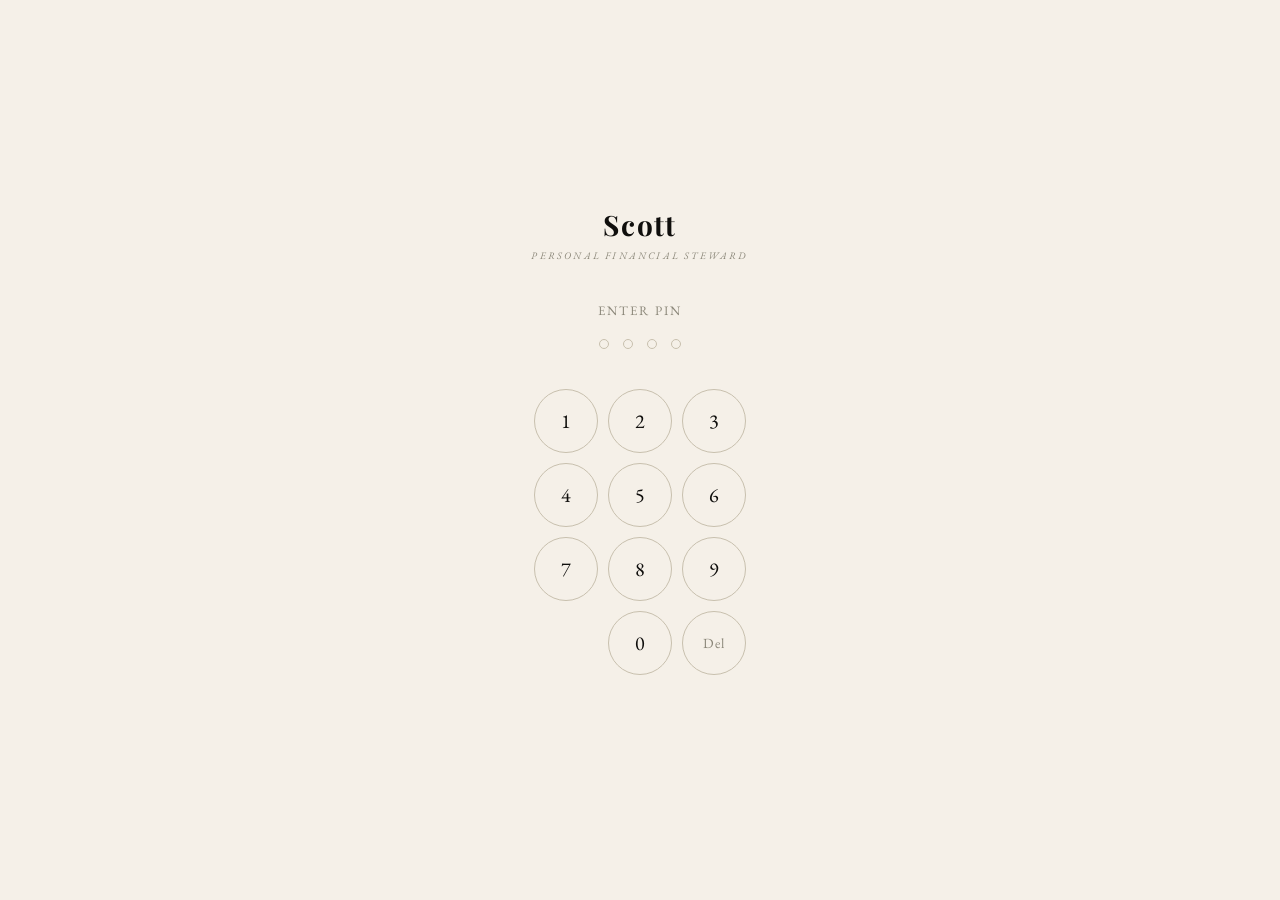
<file: index (19).html>
<!DOCTYPE html>
<html lang="en">
<head>
<meta charset="UTF-8">
<meta name="viewport" content="width=device-width, initial-scale=1.0, maximum-scale=1.0, user-scalable=no">
<meta name="theme-color" content="#f5f0e8">
<meta name="mobile-web-app-capable" content="yes">
<meta name="apple-mobile-web-app-capable" content="yes">
<meta name="apple-mobile-web-app-status-bar-style" content="default">
<meta name="apple-mobile-web-app-title" content="Scott">
<link rel="manifest" href="manifest.json">
<link rel="apple-touch-icon" href="apple-touch-icon.png">
<title>Scott</title>
<link href="https://fonts.googleapis.com/css2?family=Playfair+Display:ital,wght@0,400;0,600;0,700;1,400&family=EB+Garamond:ital,wght@0,400;0,500;1,400&display=swap" rel="stylesheet">
<style>
  :root{--parchment:#f5f0e8;--parchment-dark:#ede8dd;--ink:#0f0e0c;--ink-light:#3a3830;--ink-faint:#8a8678;--rule:#c8c0ae;--gold:#8B7355;}
  *{margin:0;padding:0;box-sizing:border-box;-webkit-tap-highlight-color:transparent;}
  html,body{height:100%;overflow:hidden;}
  body{background:var(--parchment);color:var(--ink);font-family:'EB Garamond',Georgia,serif;display:flex;flex-direction:column;height:100dvh;overscroll-behavior:none;}
  body::before{content:'';position:fixed;inset:0;background-image:repeating-linear-gradient(0deg,transparent,transparent 28px,rgba(0,0,0,0.018) 28px,rgba(0,0,0,0.018) 29px);pointer-events:none;z-index:0;}
  header{padding:12px 16px;display:flex;align-items:center;justify-content:space-between;border-bottom:1px solid var(--rule);position:relative;z-index:1;flex-shrink:0;background:var(--parchment);}
  .header-left{display:flex;align-items:center;gap:10px;}
  .header-icon{width:32px;height:32px;border-radius:4px;object-fit:cover;}
  .logo{font-family:'Playfair Display',Georgia,serif;font-size:22px;font-weight:700;letter-spacing:0.04em;}
  .logo-sub{font-size:10px;letter-spacing:0.2em;text-transform:uppercase;color:var(--ink-faint);font-style:italic;display:none;}
  @media(min-width:500px){.logo-sub{display:inline;margin-left:10px;}}
  .ledger-btn{font-family:'EB Garamond',serif;font-size:11px;letter-spacing:0.15em;text-transform:uppercase;color:var(--ink-faint);background:none;border:none;cursor:pointer;padding:6px 0;border-bottom:1px solid transparent;transition:color 0.2s,border-color 0.2s;white-space:nowrap;}
  .ledger-btn:hover{color:var(--ink);border-bottom-color:var(--ink);}

  #chat{flex:1;overflow-y:auto;padding:20px 16px 8px;display:flex;flex-direction:column;gap:20px;position:relative;z-index:1;-webkit-overflow-scrolling:touch;}
  @media(min-width:600px){#chat{padding:32px 40px 8px;gap:24px;}}
  #chat::-webkit-scrollbar{width:0px;}#chat::-webkit-scrollbar-thumb{background:transparent;}.health-card::-webkit-scrollbar{width:0px;}.health-card::-webkit-scrollbar-thumb{background:transparent;}.ledger-card::-webkit-scrollbar{width:0px;}.ledger-card::-webkit-scrollbar-thumb{background:transparent;}html *{scrollbar-width:none;}
  .msg{display:flex;flex-direction:column;max-width:88%;animation:fadeUp 0.3s ease;}
  @media(min-width:600px){.msg{max-width:72%;}}
  @keyframes fadeUp{from{opacity:0;transform:translateY(8px);}to{opacity:1;transform:translateY(0);}}
  .msg.scott{align-self:flex-start;}.msg.user{align-self:flex-end;align-items:flex-end;}
  .msg-label{font-size:10px;letter-spacing:0.2em;text-transform:uppercase;color:var(--ink-faint);margin-bottom:5px;}
  .msg-bubble{font-size:15px;line-height:1.7;color:var(--ink-light);}
  @media(min-width:480px){.msg-bubble{font-size:16px;}}
  .msg.scott .msg-bubble{font-style:italic;}.msg.user .msg-bubble{color:var(--ink);font-style:normal;}
  .msg-rule{width:28px;height:1px;background:var(--rule);margin-top:8px;}
  .msg.user .msg-rule{align-self:flex-end;}
  .sync-badge{font-size:10px;letter-spacing:0.12em;text-transform:uppercase;margin-top:6px;color:var(--ink-faint);font-style:normal;}
  .sync-badge.ok{color:var(--gold);}.sync-badge.err{color:#9b2c2c;}
  .pillar-tag{display:inline-block;font-size:9px;letter-spacing:0.15em;text-transform:uppercase;padding:2px 7px;border:1px solid var(--rule);margin-bottom:5px;color:var(--ink-faint);font-style:normal;}
  .pillar-tag.income{border-color:#4a7c59;color:#4a7c59;}.pillar-tag.expense{border-color:#9b2c2c;color:#9b2c2c;}
  .pillar-tag.asset{border-color:#8B7355;color:#8B7355;}.pillar-tag.liability{border-color:#6b5b45;color:#6b5b45;}
  .typing{display:flex;align-items:center;gap:5px;padding:4px 0;}
  .typing span{width:4px;height:4px;border-radius:50%;background:var(--ink-faint);animation:blink 1.2s ease-in-out infinite;}
  .typing span:nth-child(2){animation-delay:0.2s;}.typing span:nth-child(3){animation-delay:0.4s;}
  @keyframes blink{0%,60%,100%{opacity:0.2;}30%{opacity:1;}}
  footer{border-top:1px solid var(--rule);padding:12px 16px max(12px,env(safe-area-inset-bottom));position:relative;z-index:1;flex-shrink:0;background:var(--parchment);}
  @media(min-width:600px){footer{padding:18px 40px 24px;}}
  .input-row{display:flex;align-items:center;gap:10px;}
  #input{flex:1;background:none;border:none;border-bottom:1px solid var(--rule);padding:10px 0;font-family:'EB Garamond',serif;font-size:16px;color:var(--ink);outline:none;transition:border-color 0.2s;min-width:0;}
  #input::placeholder{color:var(--ink-faint);font-style:italic;}
  #input:focus{border-bottom-color:var(--ink);}

  #send-btn{background:none;border:none;font-family:'EB Garamond',serif;font-size:11px;letter-spacing:0.18em;text-transform:uppercase;color:var(--ink-faint);cursor:pointer;padding:10px 0;transition:color 0.2s;white-space:nowrap;flex-shrink:0;}
  #send-btn:hover{color:var(--ink);}#send-btn:disabled{color:var(--rule);cursor:default;}
  .input-hint{margin-top:7px;font-size:10px;color:var(--ink-faint);font-style:italic;display:none;}
  @media(min-width:480px){.input-hint{display:block;}}
  #ledger-panel{display:none;position:fixed;inset:0;z-index:100;background:rgba(15,14,12,0.6);backdrop-filter:blur(2px);}
  #ledger-panel.open{display:flex;align-items:flex-end;justify-content:center;}
  @media(min-width:600px){#ledger-panel.open{align-items:center;}}
  .ledger-card{background:var(--parchment);border-top:1px solid var(--rule);width:100%;max-height:85vh;overflow-y:auto;padding:24px 20px 32px;position:relative;animation:slideUp 0.25s ease;border-radius:12px 12px 0 0;}
  @media(min-width:600px){.ledger-card{border:1px solid var(--rule);width:580px;max-height:82vh;padding:40px;border-radius:0;animation:slideUpCenter 0.25s ease;}}
  @keyframes slideUp{from{transform:translateY(100%);}to{transform:translateY(0);}}
  @keyframes slideUpCenter{from{transform:translateY(16px);opacity:0;}to{transform:translateY(0);opacity:1;}}
  .ledger-handle{width:36px;height:3px;background:var(--rule);border-radius:2px;margin:0 auto 18px;}
  @media(min-width:600px){.ledger-handle{display:none;}}
  .ledger-title{font-family:'Playfair Display',serif;font-size:20px;font-weight:600;margin-bottom:3px;}
  .ledger-subtitle{font-size:11px;letter-spacing:0.18em;text-transform:uppercase;color:var(--ink-faint);margin-bottom:24px;font-style:italic;}
  .ledger-close{position:absolute;top:18px;right:18px;background:none;border:none;font-family:'EB Garamond',serif;font-size:11px;letter-spacing:0.2em;text-transform:uppercase;color:var(--ink-faint);cursor:pointer;}
  .pillar{margin-bottom:22px;}
  .pillar-name{font-family:'Playfair Display',serif;font-size:14px;font-weight:600;border-bottom:1px solid var(--rule);padding-bottom:7px;margin-bottom:10px;display:flex;justify-content:space-between;align-items:baseline;}
  .pillar-total{font-family:'EB Garamond',serif;font-size:13px;color:var(--gold);font-style:italic;}
  .category-row{display:flex;justify-content:space-between;padding:4px 0 4px 14px;font-size:13px;color:var(--ink-light);border-bottom:1px dotted var(--parchment-dark);}
  .category-name{font-style:italic;}.category-amount{color:var(--ink-faint);font-size:12px;}
  .sub-row{display:flex;justify-content:space-between;padding:2px 0 2px 28px;font-size:12px;color:var(--ink-faint);}
  .empty-ledger{font-style:italic;color:var(--ink-faint);font-size:14px;text-align:center;padding:20px 0;}

  /* HEALTH BUTTON */
  .health-btn{font-family:'EB Garamond',serif;font-size:11px;letter-spacing:0.15em;text-transform:uppercase;color:var(--ink-faint);background:none;border:none;cursor:pointer;padding:6px 0 6px 14px;border-bottom:1px solid transparent;transition:color 0.2s,border-color 0.2s;white-space:nowrap;}
  .health-btn:hover{color:var(--ink);border-bottom-color:var(--ink);}
  .header-right{display:flex;align-items:center;gap:14px;}

  /* HEALTH PANEL */
  #health-panel{display:none;position:fixed;inset:0;z-index:100;background:rgba(15,14,12,0.6);backdrop-filter:blur(2px);}
  #health-panel.open{display:flex;align-items:flex-end;justify-content:center;}
  @media(min-width:600px){#health-panel.open{align-items:center;}}
  .health-card{background:var(--parchment);border-top:1px solid var(--rule);width:100%;max-height:88vh;overflow-y:auto;padding:24px 20px 36px;position:relative;animation:slideUp 0.25s ease;border-radius:12px 12px 0 0;}
  @media(min-width:600px){.health-card{border:1px solid var(--rule);width:600px;max-height:84vh;padding:40px;border-radius:0;animation:slideUpCenter 0.25s ease;}}
  .health-handle{width:36px;height:3px;background:var(--rule);border-radius:2px;margin:0 auto 18px;}
  @media(min-width:600px){.health-handle{display:none;}}
  .health-close{position:absolute;top:18px;right:18px;background:none;border:none;font-family:'EB Garamond',serif;font-size:11px;letter-spacing:0.2em;text-transform:uppercase;color:var(--ink-faint);cursor:pointer;}
  .health-title{font-family:'Playfair Display',serif;font-size:20px;font-weight:600;margin-bottom:3px;}
  .health-subtitle{font-size:11px;letter-spacing:0.18em;text-transform:uppercase;color:var(--ink-faint);margin-bottom:24px;font-style:italic;}

  /* SCORE RING */
  .score-section{display:flex;align-items:center;gap:24px;margin-bottom:28px;padding-bottom:24px;border-bottom:1px solid var(--rule);}
  .score-ring{flex-shrink:0;width:80px;height:80px;position:relative;}
  .score-ring svg{width:80px;height:80px;transform:rotate(-90deg);}
  .score-ring circle{fill:none;stroke-width:6;}
  .score-ring .track{stroke:var(--rule);}
  .score-ring .fill{stroke:var(--gold);stroke-linecap:round;transition:stroke-dashoffset 0.8s ease;}
  .score-num{position:absolute;inset:0;display:flex;flex-direction:column;align-items:center;justify-content:center;}
  .score-num span{font-family:'Playfair Display',serif;font-size:22px;font-weight:700;line-height:1;}
  .score-num small{font-size:9px;letter-spacing:0.12em;text-transform:uppercase;color:var(--ink-faint);}
  .score-info{flex:1;}
  .score-label{font-family:'Playfair Display',serif;font-size:15px;font-weight:600;margin-bottom:4px;}
  .score-desc{font-size:13px;color:var(--ink-faint);font-style:italic;line-height:1.5;}
  .inv-level{display:inline-block;font-size:9px;letter-spacing:0.18em;text-transform:uppercase;padding:2px 8px;border:1px solid var(--gold);color:var(--gold);margin-top:6px;}

  /* ALLOCATION BARS */
  .alloc-section{margin-bottom:24px;}
  .alloc-title{font-family:'Playfair Display',serif;font-size:14px;font-weight:600;margin-bottom:14px;}
  .alloc-row{margin-bottom:14px;}
  .alloc-top{display:flex;justify-content:space-between;align-items:baseline;margin-bottom:5px;}
  .alloc-name{font-size:12px;letter-spacing:0.12em;text-transform:uppercase;color:var(--ink-light);}
  .alloc-nums{font-size:12px;color:var(--ink-faint);font-style:italic;}
  .alloc-nums .actual{color:var(--ink);}
  .bar-track{height:4px;background:var(--parchment-dark);border-radius:2px;position:relative;}
  .bar-fill{height:4px;border-radius:2px;transition:width 0.6s ease;max-width:100%;}
  .bar-fill.needs{background:#4a7c59;}
  .bar-fill.wants{background:#8B7355;}
  .bar-fill.savings{background:#5b7fa6;}
  .bar-fill.investing{background:#7c5b8b;}
  .bar-fill.over{background:#9b2c2c;}
  .bar-target{position:absolute;top:-2px;width:2px;height:8px;background:var(--ink-faint);border-radius:1px;}
  .alloc-warning{font-size:11px;margin-top:4px;font-style:italic;}
  .alloc-warning.soft{color:#8B7355;}.alloc-warning.strong{color:#9b2c2c;}

  /* PILLAR SCORES */
  .scores-section{margin-bottom:24px;}
  .scores-title{font-family:'Playfair Display',serif;font-size:14px;font-weight:600;margin-bottom:14px;}
  .score-grid{display:grid;grid-template-columns:1fr 1fr;gap:12px;}
  .score-cell{padding:12px;border:1px solid var(--rule);}
  .score-cell-name{font-size:9px;letter-spacing:0.18em;text-transform:uppercase;color:var(--ink-faint);margin-bottom:6px;}
  .score-cell-val{font-family:'Playfair Display',serif;font-size:24px;font-weight:700;}
  .score-cell-val.great{color:#4a7c59;}.score-cell-val.good{color:var(--gold);}.score-cell-val.warn{color:#8B7355;}.score-cell-val.poor{color:#9b2c2c;}
  .score-cell-label{font-size:10px;color:var(--ink-faint);font-style:italic;margin-top:2px;}

  /* INSIGHTS */
  .insights-section{}
  .insights-title{font-family:'Playfair Display',serif;font-size:14px;font-weight:600;margin-bottom:12px;}
  .insight-item{padding:10px 0;border-bottom:1px dotted var(--parchment-dark);font-size:13px;color:var(--ink-light);font-style:italic;line-height:1.5;}
  .insight-item:last-child{border-bottom:none;}
  .insight-item.positive{color:#4a7c59;}.insight-item.caution{color:#8B7355;}.insight-item.alert{color:#9b2c2c;}
  .no-data{font-style:italic;color:var(--ink-faint);font-size:14px;text-align:center;padding:20px 0;}


  /* TREASURY */
  .treasury-display{font-family:'EB Garamond',serif;font-size:11px;color:var(--ink-faint);letter-spacing:0.06em;cursor:pointer;padding:4px 0;border-bottom:1px dotted transparent;transition:color 0.2s,border-color 0.2s;white-space:nowrap;}
  .treasury-display:hover{color:var(--gold);border-bottom-color:var(--gold);}
  .treasury-modal{display:none;position:fixed;inset:0;z-index:150;background:rgba(15,14,12,0.7);backdrop-filter:blur(2px);align-items:center;justify-content:center;}
  .treasury-modal.open{display:flex;}
  .treasury-box{background:var(--parchment);border:1px solid var(--rule);padding:32px 28px;width:min(340px,90vw);position:relative;}
  .treasury-box-title{font-family:'Playfair Display',serif;font-size:18px;font-weight:600;margin-bottom:4px;}
  .treasury-box-sub{font-size:11px;letter-spacing:0.15em;text-transform:uppercase;color:var(--ink-faint);font-style:italic;margin-bottom:20px;}
  .treasury-box-close{position:absolute;top:14px;right:16px;background:none;border:none;font-size:11px;letter-spacing:0.2em;text-transform:uppercase;color:var(--ink-faint);cursor:pointer;}
  .treasury-input-row{display:flex;gap:10px;align-items:flex-end;}
  .treasury-input{flex:1;background:none;border:none;border-bottom:1px solid var(--rule);padding:8px 0;font-family:'EB Garamond',serif;font-size:18px;color:var(--ink);outline:none;}
  .treasury-input:focus{border-bottom-color:var(--ink);}
  .treasury-save{background:none;border:none;font-family:'EB Garamond',serif;font-size:11px;letter-spacing:0.2em;text-transform:uppercase;color:var(--ink-faint);cursor:pointer;padding:8px 0;transition:color 0.2s;white-space:nowrap;}
  .treasury-save:hover{color:var(--ink);}
  .treasury-note{font-size:11px;color:var(--ink-faint);font-style:italic;margin-top:12px;line-height:1.5;}


  .health-reset-btn{display:block;width:100%;text-align:center;margin-top:28px;padding-top:18px;border-top:1px dotted var(--rule);background:none;border-left:none;border-right:none;border-bottom:none;font-family:'EB Garamond',serif;font-size:10px;letter-spacing:0.18em;text-transform:uppercase;color:var(--ink-faint);cursor:pointer;opacity:0.5;transition:opacity 0.2s,color 0.2s;}
  .health-reset-btn:hover{opacity:1;color:#9b2c2c;}

  /* ── PIN LOCK ───────────────────────────────────────────────────────── */
  #pin-screen{position:fixed;inset:0;z-index:500;background:var(--parchment);display:flex;flex-direction:column;align-items:center;justify-content:center;gap:0;transition:opacity 0.4s ease;}
  #pin-screen.hiding{opacity:0;pointer-events:none;}
  .pin-logo{font-family:'Playfair Display',serif;font-size:28px;font-weight:700;letter-spacing:0.06em;margin-bottom:6px;}
  .pin-sub{font-size:10px;letter-spacing:0.22em;text-transform:uppercase;color:var(--ink-faint);font-style:italic;margin-bottom:40px;}
  .pin-prompt{font-size:13px;letter-spacing:0.15em;text-transform:uppercase;color:var(--ink-faint);margin-bottom:20px;}
  .pin-dots{display:flex;gap:14px;margin-bottom:36px;}
  .pin-dot{width:10px;height:10px;border-radius:50%;border:1px solid var(--rule);background:transparent;transition:background 0.15s,border-color 0.15s;}
  .pin-dot.filled{background:var(--ink);border-color:var(--ink);}
  .pin-dot.error{background:#9b2c2c;border-color:#9b2c2c;}
  .pin-pad{display:grid;grid-template-columns:repeat(3,64px);grid-template-rows:repeat(4,64px);gap:10px;}
  .pin-key{width:64px;height:64px;border-radius:50%;border:1px solid var(--rule);background:none;font-family:'EB Garamond',serif;font-size:20px;color:var(--ink);cursor:pointer;transition:background 0.15s,transform 0.1s;display:flex;align-items:center;justify-content:center;-webkit-tap-highlight-color:transparent;}
  .pin-key:active{background:var(--parchment-dark);transform:scale(0.94);}
  .pin-key.del{font-size:14px;letter-spacing:0.08em;color:var(--ink-faint);}
  .pin-key.empty{border:none;cursor:default;}
  .pin-error{font-size:11px;color:#9b2c2c;letter-spacing:0.12em;text-transform:uppercase;height:16px;margin-top:-24px;margin-bottom:12px;}
  .pin-set-note{font-size:11px;color:var(--ink-faint);font-style:italic;margin-top:20px;text-align:center;max-width:220px;line-height:1.6;}

  /* ── WELCOME SPLASH ─────────────────────────────────────────────────── */
  #welcome{position:absolute;inset:0;display:flex;flex-direction:column;align-items:center;justify-content:center;pointer-events:none;z-index:0;transition:opacity 0.5s ease;}
  #welcome.gone{opacity:0;}
  .welcome-greeting{font-family:'Playfair Display',serif;font-size:clamp(22px,5vw,32px);font-weight:600;color:var(--ink);letter-spacing:0.02em;text-align:center;line-height:1.3;}
  .welcome-sub{font-size:12px;letter-spacing:0.2em;text-transform:uppercase;color:var(--ink-faint);font-style:italic;margin-top:10px;text-align:center;}

  /* ── POLISH ─────────────────────────────────────────────────────────── */
  #chat{position:relative;}
  .msg-bubble{white-space:pre-line;}
  .ledger-card,.health-card{scrollbar-width:none;}
  .health-card{padding-bottom:80px;}

</style>
</head>
<body>
<header>
  <div class="header-left">
    <img class="header-icon" src="apple-touch-icon.png" alt="S">
    <span class="logo">Scott</span>
    <span class="logo-sub">Personal Financial Steward</span>
  </div>
  <div class="header-right">
    <button class="ledger-btn" onclick="openTreasury()" id="treasury-display">Treasury</button>
    <button class="ledger-btn" onclick="openLedger()">Ledger</button>
    <button class="health-btn" onclick="openHealth()">Health</button>
    <button class="ledger-btn" onclick="window.open('dashboard.html','_blank')" style="color:var(--gold);border-bottom-color:var(--gold);">Dashboard</button>
  </div>
</header>

<div id="chat">
  <div id="welcome">
    <div class="welcome-greeting" id="welcome-greeting"></div>
    <div class="welcome-sub">Your estate awaits, Sir.</div>
  </div>
</div>
<footer>
  <div class="input-row">
    <input id="input" type="text" placeholder="At your service, sir." autocomplete="off"/>

    <button id="send-btn" onclick="handleSend()">Send</button>
  </div>
  <div class="input-hint">I’ve seen you stare down gods sir, yet you look positively defeated by a file extension.</div>
</footer>
<div id="ledger-panel">
  <div class="ledger-card">
    <div class="ledger-handle"></div>
    <button class="ledger-close" onclick="closeLedger()">Close</button>
    <div class="ledger-title">The Grand Ledger</div>
    <div class="ledger-subtitle">A full accounting of your estate</div>
    <div id="ledger-body"></div>
  </div>
</div>
<script>

const APPS_SCRIPT_URL="https://script.google.com/macros/s/AKfycbzuHpab64FUO9QCuJsuHABQISn3kXd2czdyp6xKM_30ThMiJbVCdSwgUKHoRqEZd5-M/exec";
const ledger={income:{},expenses:{},assets:{},liabilities:{}};
const TYPE_TO_PILLAR={income:"income",expense:"expenses",asset:"assets",liability:"liabilities"};

function parseAmount(text){
  const t=text.toLowerCase().replace(/,/g,'');
  const mults=[[/(\d+(?:\.\d+)?)\s*crore/,10000000],[/(\d+(?:\.\d+)?)\s*cr\b/,10000000],[/(\d+(?:\.\d+)?)\s*lakh/,100000],[/(\d+(?:\.\d+)?)\s*lac\b/,100000],[/(\d+(?:\.\d+)?)\s*million/,1000000],[/(\d+(?:\.\d+)?)\s*m\b/,1000000],[/(\d+(?:\.\d+)?)\s*thousand/,1000],[/(\d+(?:\.\d+)?)\s*k\b/,1000]];
  for(const[re,m]of mults){const x=t.match(re);if(x)return Math.round(parseFloat(x[1])*m);}
  const slangs=[/set\s+(?:me\s+)?back\s+[₹$]?\s*(\d+(?:\.\d+)?)/,/shell(?:ed)?\s+out\s+[₹$]?\s*(\d+(?:\.\d+)?)/,/came\s+to\s+[₹$]?\s*(\d+(?:\.\d+)?)/,/cost(?:s|ed)?\s+(?:me\s+)?[₹$]?\s*(\d+(?:\.\d+)?)/,/dropped\s+[₹$]?\s*(\d+(?:\.\d+)?)/,/blew\s+[₹$]?\s*(\d+(?:\.\d+)?)/,/forked\s+out\s+[₹$]?\s*(\d+(?:\.\d+)?)/,/coughed\s+up\s+[₹$]?\s*(\d+(?:\.\d+)?)/,/in\s+the\s+hole\s+(?:for\s+)?[₹$]?\s*(\d+(?:\.\d+)?)/,/(\d+(?:\.\d+)?)\s+in\s+the\s+hole/,/(?:sent|transferred|wired|gave)\s+(?:me\s+)?[₹$]?\s*(\d+(?:\.\d+)?)/,/[₹$]?\s*(\d+(?:\.\d+)?)\s+purchase/,/loan\s+of\s+[₹$]?\s*(\d+(?:\.\d+)?)/,/borrowed\s+[₹$]?\s*(\d+(?:\.\d+)?)/];
  for(const re of slangs){const x=t.match(re);if(x)return Math.round(parseFloat(x[1]));}
  // contextual pattern — but skip tiny numbers (1-9) to avoid "for 2 people" grabbing 2 instead of the real amount
  const pa=t.match(/\b(?:for|at|worth|of|costing|paid|spent|received|got|send|sent)\s+[₹$]?\s*(\d+(?:\.\d+)?)\b/);
  if(pa&&parseFloat(pa[1])>=10)return Math.round(parseFloat(pa[1]));
  const cn=t.match(/[₹$]\s*(\d+(?:\.\d+)?)/);
  if(cn)return Math.round(parseFloat(cn[1]));
  const all=[...t.matchAll(/\b(\d+(?:\.\d+)?)\b/g)].map(m=>parseFloat(m[1])).filter(n=>n>0);
  if(!all.length)return null;
  return Math.round(Math.max(...all));
}
function buildNote(text){
  let t=text.replace(/^scott[,.\s]*/i,'').replace(/\b(i\s+)?(bought|purchased|got|received|paid|spent|earned|ordered|grabbed|picked\s+up|gave|tipped|donated|subscribed|renewed|recharged|filled|ate|dined|swiped|shed|bagged|won|invested\s+in|put\s+into|dropped|shelled\s+out|blew|forked\s+out|coughed\s+up|took\s+a?\s+loan\s+of?|borrowed|sold|used|sent|transferred|wired)\s*/i,'').replace(/set\s+(?:me\s+)?back\s+/i,'').replace(/shell(?:ed)?\s+out\s+/i,'').replace(/came\s+to\s+/i,'').replace(/\b(?:for|at|worth|costing)\s+[₹$]?[\d,.]+\s*(?:crore|cr|lakh|lac|million|thousand|k)?\b/gi,'').replace(/[₹$][\d,.]+\s*(?:crore|cr|lakh|lac|million|thousand|k)?\b/gi,'').replace(/\b[\d,.]+\s*(?:crore|cr|lakh|lac|million|thousand|k)\b/gi,'').replace(/\b\d+(?:\.\d+)?\b/g,'').replace(/\b(a|an|the|some|few|my|his|her|their|our|me|old|new|that|this)\b/gi,'').replace(/\s{2,}/g,' ').trim();
  // Strip leading prepositions: 'for gym' → 'gym', 'on clothes' → 'clothes'
  t = t.replace(/^(for|on|at|of|from|to|in|with)\s+/i, '').trim();
  return t||text.replace(/^scott[,.\s]*/i,'').trim();
}
function splitClauses(text){
  const parts=text.split(/\s+but\s+|\s+and\s+also\s+|\s+also\s+|\s+meanwhile\s+|\s+while\s+/i);
  if(parts.length>1&&parts.every(p=>p.trim().length>3))return parts.map(p=>p.trim());
  return[text];
}
const CONSUMED_SERVICES=/\b(gym\s*membership|membership|subscription|insurance|haircut|salon|massage|spa|consultation|class|course|coaching|tuition|recharge|ticket|pass|entry\s*fee|service\s*charge|maintenance\s*fee|annual\s*fee|processing\s*fee)\b/i;
const OWNED_THINGS=/\b(shares?|stocks?|equity|mutual\s*fund|mf\b|sip\b|elss|index\s*fund|etf\b|bitcoin|btc|ethereum|eth|crypto|nft|property|land|plot|flat|house|apartment|villa|bungalow|real\s*estate|gold|silver|sgb|sovereign\s*gold|digital\s*gold|fixed\s*deposit|fd\b|recurring\s*deposit|rd\b|ppf|nps|epf|scooter|motorcycle|activa|splendor|two\s*wheeler|car\b|suv|sedan|four\s*wheeler|vehicle|automobile|laptop|macbook|computer|desktop|ipad|tablet|iphone|smartphone|mobile\s*phone|phone\b|android|samsung|oneplus|pixel\b|refrigerator|washing\s*machine|air\s*conditioner|television|tv\b|furniture|sofa|bed|mattress|watch|jewellery|jewelry|ring|necklace|bracelet|camera|drone|monitor|headphones|airpods|earbuds)\b/i;
const CONSUMED_THINGS=/\b(petrol|diesel|fuel|cng|groceries|grocery|vegetables|veggies|fruits|milk|eggs|bread|bananas?|chai|tea|coffee|snack|biscuit|pizza|burger|biryani|dosa|meal|lunch|dinner|breakfast|dining|eating\s*out|rent\b|electricity|water\s*bill|gas\s*cylinder|lpg|internet|wifi|broadband|mobile\s*bill|postpaid|prepaid|recharge|netflix|neflix|spotfy|hotstar|amazon\s*prime|youtube\s*premium|medicine|capsule|pharmacy|uber|ola|rapido|auto\s*fare|cab\s*fare|metro|bus\s*fare|train\s*fare|flight\s*ticket|toll|parking|donation|charity|school\s*fee|college\s*fee|exam\s*fee|outing|picnic|subscription\s*for)\b/i;
const LIABILITY_SIGNALS=/\b(emi|home\s*loan|car\s*loan|personal\s*loan|education\s*loan|business\s*loan|credit\s*card\s*(bill|due|payment)|cc\s*bill|cc\s*due|mortgage|loan\s*repayment|borrowed|owe\b|debt\b|outstanding|simpl|lazypay|bnpl|buy\s*now\s*pay\s*later|slice\b|in\s*the\s*hole|took\s*a\s*loan|take\s*a\s*loan|took\s*loan|got\s*a\s*loan|got\s*loan|took\s*out\s*a?\s*loan|used\s*(my\s*)?credit\s*card)\b/i;
const LIQUIDATION_VERBS=/\b(sold|redeemed|withdrew|liquidated|cashed\s*out|encashed|sold\s*off)\b/i;
const INCOME_SIGNALS=/\b(salary|salry|stipend|bonus|dividend|interest\s*received|rent\s*received|royalty|pension|commission|freelance|consulting\s*fee|project\s*payment|tax\s*refund|cashback|gift\s*money|birthday\s*money|reimbursement|prize|reward|got\s*paid|credited|sent\s*me|wired\s*me|transferred\s*to\s*me|gave\s*me|dad\s*sent|mom\s*sent|friend\s*sent|bhai\s*sent|client\s*paid|client\s*sent|employer\s*paid|raise|increment|appraisal\s*hike|salary\s*hike|income)\b/i;
const EXPENSE_SLANG=/\b(spent|paid\s*for|swiped|shelled?\s*out|forked\s*out|coughed\s*up|blew\b|set\s*me\s*back|came\s*to|shell\s*out|donated|subscribed|recharged|tipped|gave\s*away|splurged|burned|dropped\s*on|wasted\s*on)\b/i;
function detectType(text){
  const t=text.toLowerCase();
  const hasAmt=!!parseAmount(text);
  
  // Repair/maintenance signals — prevent OWNED_THINGS from triggering asset
  const REPAIR=/\b(repair|fix(?:ing|ed)?|service|servicing|maintenance|replaced|broke|broken|damage|patch)\b/i;
  
  // Liability always first
  if(LIABILITY_SIGNALS.test(t))return"liability";
  if(LIQUIDATION_VERBS.test(t))return"income";
  
  // Income signals — must beat "paid/gave" verb checks below
  if(INCOME_SIGNALS.test(t))return"income";
  
  // "gave me" pattern (Mom gave me / friend gave me) = income
  if(/\bgave\s+me\b/.test(t)&&hasAmt)return"income";
  
  // Gym/fitness standalone
  if(/\b(gym|fitness|yoga|zumba|pilates|crossfit|workout)\b/.test(t)&&hasAmt)return"expense";
  
  // Investment keywords
  if(/\b(invest(?:ed|ing|ment)?|sip\b|portfolio|mutual\s*funds?|stocks?|crypto|gold\b|fd\b|ppf\b|nps\b)\b/.test(t)&&hasAmt&&!LIABILITY_SIGNALS.test(t))return"asset";
  
  // Consumed services
  if(CONSUMED_SERVICES.test(t))return"expense";
  
  // Owned things — but NOT if "repair/service" context (phone repair ≠ buying a phone)
  if(OWNED_THINGS.test(t)&&!CONSUMED_THINGS.test(t)&&!REPAIR.test(t))return"asset";
  if(CONSUMED_THINGS.test(t))return"expense";
  if(EXPENSE_SLANG.test(t))return"expense";
  
  // "paid" is tricky — "client paid [me]" = income, "I paid" = expense
  if(/\bclient\s+paid\b/.test(t))return"income";
  
  // Gift-giving context — "gift for X", "birthday gift", "present for"
  if(/\b(gift\s+for|birthday\s+gift|present\s+for|anniversary\s+gift|wedding\s+gift|gifted\s+to)\b/.test(t)&&hasAmt)return"expense";
  
  // Expense verbs — but "got a raise/bonus/salary/commission" should NOT be expense
  const INCOME_NOUNS=/\b(raise|raise|increment|salary|bonus|dividend|commission|cashback|refund|reward|prize|gift|tip\s+received)\b/i;
  if(/\b(bought|purchased|paid|gave|ordered|grabbed|ate|dined)\b/.test(t)&&!INCOME_SIGNALS.test(t))return"expense";
  // "got a" only when followed by owned/consumed thing, not income nouns
  if(/\bgot\s+a\b/.test(t)&&!INCOME_SIGNALS.test(t)&&!INCOME_NOUNS.test(t))return"expense";
  
  if(/\b(sent\s+to|transferred\s+to|wired\s+to|gave\s+to|sending\s+to|transfer\s+to|give\s+to)\b/.test(t)&&hasAmt)return"expense";
  if(/\b(got|received|sends?\s+me|gives?\s+me)\b/.test(t)&&hasAmt)return"income";
  if(/\b(cash\s*in\s*hand|cash\s*on\s*hand|kept\s*cash|have\s*cash|holding\s*cash)\b/.test(t))return"asset";
  
  // Last resort category matching
  if(/\b(rent|electricity|internet|groceries|medicine|doctor|petrol|fuel|coffee|chai|dining|food|meal|lunch|dinner|clothes|salon|haircut|book|course|movie|netflix|spotify|recharge|bill|subscription|gift|donation)\b/.test(t)&&hasAmt)return"expense";
  
  // Case 3: user gives a TYPE clarification word after Scott asked for clarification
  const TYPE_WORD = /^\s*(expense|income|investment|asset|liability)s?\s*$/i;
  if (TYPE_WORD.test(t)) {
    // Look for a recent amount in the last 2 messages
    for (let i = CTX.history.length - 1; i >= Math.max(0, CTX.history.length - 2); i--) {
      const prev = CTX.history[i];
      if (prev && prev.parsed && prev.parsed.amount && Date.now() - prev.ts < 60000) {
        const typeMap = { expense: 'expense', income: 'income', investment: 'asset', asset: 'asset', liability: 'liability' };
        const txnType = typeMap[t.trim().toLowerCase().replace('s','')] || 'expense';
        const cat = detectCategory(prev.text || '', txnType);
        return { type: txnType, amount: prev.parsed.amount, ...cat, note: prev.parsed.note || buildNote(prev.text || '') };
      }
    }
  }

  return null;
}
const EC=[{c:"food",s:"groceries",r:/\b(grocery|groceries|supermarket|bigbasket|blinkit|zepto|zepto|kirana|ration|dal|rice|atta|flour|oil|masala|spice)\b/i},{c:"food",s:"dining_out",r:/\b(restaurant|dine|dining|dining\s*out|eating\s*out|ate\s*out|cafe|zomato|swiggy|food\s*delivery|biryani|pizza|burger|dosa|idli|thali|paratha|noodles)\b/i},{c:"food",s:"fruits_veggies",r:/\b(banana|apple|mango|orange|fruits?|vegetables?|veggies?|sabzi|tomato|onion|potato|leafy|spinach|cucumber|carrot|broccoli)\b/i},{c:"food",s:"snacks",r:/\b(snack|biscuit|chips|namkeen|chocolate|candy|mithai|bakery|maggi)\b/i},{c:"food",s:"chai_coffee",r:/\b(chai|tea|coffee|cappuccino|latte)\b/i},{c:"food",s:"milk_dairy",r:/\b(milk|curd|paneer|ghee|butter|cheese|dairy)\b/i},{c:"food",s:"delivery_tip",r:/\b(delivery\s*guy|delivery\s*boy|tip\b|tipped|bhaiya)\b/i},{c:"transport",s:"fuel",r:/\b(petrol|diesel|fuel|cng|filling)\b/i},{c:"transport",s:"cab",r:/\b(uber|ola|rapido|cab|taxi|auto|rickshaw)\b/i},{c:"transport",s:"metro_bus",r:/\b(metro|bus\s*fare|ksrtc|msrtc|tube)\b/i},{c:"transport",s:"train",r:/\b(train|railway|irctc|tatkal)\b/i},{c:"transport",s:"flight",r:/\b(flight|airline|airfare|indigo|air\s*india|spicejet|plane)\b/i},{c:"transport",s:"toll_parking",r:/\b(toll|fastag|parking)\b/i},{c:"transport",s:"servicing",r:/\b(servicing|mechanic|tyre|oil\s*change)\b/i},{c:"health",s:"gym_fitness",r:/\b(gym|fitness|workout|crossfit|yoga|zumba|membership)\b/i},{c:"health",s:"medicine",r:/\b(medicine|capsule|syrup|pharmacy|chemist|1mg|netmeds|apollo)\b/i},{c:"health",s:"doctor",r:/\b(doctor|physician|clinic|consultation|checkup|hospital|dentist|specialist)\b/i},{c:"health",s:"supplements",r:/\b(protein|whey|supplement|vitamin|creatine|bcaa|omega)\b/i},{c:"utilities",s:"electricity",r:/\b(electricity|electric\s*bill|power\s*bill|bescom|msedcl)\b/i},{c:"utilities",s:"internet",r:/\b(internet|wifi|broadband|jio\s*fiber|airtel\s*fiber)\b/i},{c:"utilities",s:"mobile",r:/\b(recharge|mobile\s*bill|postpaid|prepaid|jio|airtel|vodafone)\b/i},{c:"utilities",s:"gas",r:/\b(lpg|gas\s*cylinder|cooking\s*gas|indane|hp\s*gas|bharat\s*gas)\b/i},{c:"utilities",s:"rent",r:/\b(rent\b|landlord|pg\b|paying\s*guest|hostel)\b/i},{c:"entertainment",s:"streaming",r:/\b(netflix|neflix|nettflix|amazon\s*prime|hotstar|disney|zee5|sony\s*liv|jiocinema|youtube\s*premium|spotify|spotfy|spotify\s*premium|apple\s*music|prime\s*video)\b/i},{c:"entertainment",s:"movies",r:/\b(movie|film|cinema|theatre|bookmyshow|pvr|inox)\b/i},{c:"entertainment",s:"gaming",r:/\b(game|gaming|steam|playstation|xbox|bgmi|pubg|valorant)\b/i},{c:"entertainment",s:"outing",r:/\b(dinner\s*with|outing|party|celebration|treat\b|get\s*together)\b/i},{c:"education",s:"courses",r:/\b(udemy|coursera|skillshare|unacademy|byjus|vedantu|masterclass|course\s*fee)\b/i},{c:"education",s:"books",r:/\b(book\b|textbook|novel|kindle)\b/i},{c:"education",s:"fees",r:/\b(school\s*fee|college\s*fee|tuition|coaching|exam\s*fee|admission)\b/i},{c:"shopping",s:"clothing",r:/\b(clothes|shirt|jeans|tshirt|kurta|saree|dress|shoes|sneakers|jacket|myntra|ajio|zara)\b/i},{c:"shopping",s:"personal_care",r:/\b(shampoo|soap|facewash|moisturizer|perfume|deodorant|salon|haircut|spa|nykaa)\b/i},{c:"finance",s:"insurance_premium",r:/\b(insurance\s*premium|policy\s*premium|lic\s*premium|term\s*plan)\b/i},{c:"finance",s:"tax",r:/\b(income\s*tax|gst|tds|advance\s*tax)\b/i},{c:"social",s:"gifts",r:/\b(gift\b|present\b|birthday\s*gift|wedding\s*gift|sent\s+to|transferred\s+to|gave\s+to)\b/i},{c:"social",s:"donation",r:/\b(donate|donation|charity|ngo|temple|church|mosque|gurudwara)\b/i}];
const IC=[{c:"active_income",s:"salary",r:/\b(salary|paycheck|ctc|monthly\s*pay|stipend)\b/i},{c:"active_income",s:"bonus",r:/\b(bonus|incentive|appraisal|hike)\b/i},{c:"active_income",s:"freelance",r:/\b(freelance|contract|gig|fiverr|upwork|project\s*payment|client\s*paid)\b/i},{c:"active_income",s:"consulting",r:/\b(consult|consulting|advisory)\b/i},{c:"active_income",s:"business",r:/\b(business\s*income|profit|revenue|sales\s*income)\b/i},{c:"passive_income",s:"dividends",r:/\b(dividend)\b/i},{c:"passive_income",s:"interest",r:/\b(interest\s*received|fd\s*interest|savings\s*interest)\b/i},{c:"passive_income",s:"rental_income",r:/\b(rent\s*received|rental\s*income|tenant)\b/i},{c:"passive_income",s:"capital_gains",r:/\b(sold\s*shares|sold\s*stocks|sold\s*mutual|redeemed|capital\s*gain)\b/i},{c:"passive_income",s:"asset_sale",r:/\b(sold\s*my|sold\s*old|sold\s*the)\b/i},{c:"windfall",s:"gift_received",r:/\b(gift\s*received|gifted|birthday\s*money|cash\s*gift|diwali\s*bonus|dad\s*sent|mom\s*sent|friend\s*sent|bhai\s*sent|sent\s*me|wired\s*me)\b/i},{c:"windfall",s:"cashback_refund",r:/\b(cashback|cash\s*back|refund|reimbursement)\b/i},{c:"windfall",s:"prize_reward",r:/\b(won|prize|reward|lottery|competition)\b/i}];
const AC=[{c:"investments",s:"stocks",r:/\b(shares?|stocks?|equity|nse|bse)\b/i},{c:"investments",s:"mutual_fund",r:/\b(mutual\s*funds?|mf\b|sip\b|elss|index\s*fund|etf\b)\b/i},{c:"investments",s:"fixed_deposit",r:/\b(fixed\s*deposit|fd\b|recurring\s*deposit|rd\b)\b/i},{c:"investments",s:"ppf_nps_epf",r:/\b(ppf|nps|epf)\b/i},{c:"investments",s:"real_estate",r:/\b(property|land|plot|flat|house|apartment|villa|bungalow)\b/i},{c:"crypto",s:"bitcoin",r:/\b(bitcoin|btc)\b/i},{c:"crypto",s:"ethereum",r:/\b(ethereum|eth)\b/i},{c:"crypto",s:"altcoin",r:/\b(crypto|coin|token|binance|wazirx)\b/i},{c:"precious_metals",s:"gold",r:/\b(gold|sgb|sovereign\s*gold|digital\s*gold)\b/i},{c:"precious_metals",s:"silver",r:/\bsilver\b/i},{c:"precious_metals",s:"watch_jewelry",r:/\b(watch|jewellery|jewelry|ring|necklace|bracelet)\b/i},{c:"depreciating_assets",s:"two_wheeler",r:/\b(scooter|motorcycle|bike|activa|splendor|two\s*wheeler)\b/i},{c:"depreciating_assets",s:"car",r:/\b(car\b|suv|sedan|four\s*wheeler|automobile)\b/i},{c:"depreciating_assets",s:"laptop",r:/\b(laptop|macbook|computer|desktop)\b/i},{c:"depreciating_assets",s:"smartphone",r:/\b(iphone|smartphone|mobile\s*phone|phone\b|android|oneplus|samsung\s*phone|pixel\b|realme|redmi|poco\b)\b/i},{c:"depreciating_assets",s:"appliances",r:/\b(refrigerator|washing\s*machine|air\s*conditioner|tv\b|television)\b/i},{c:"depreciating_assets",s:"camera_drone",r:/\b(camera|drone|gopro)\b/i},{c:"liquid_assets",s:"cash_in_hand",r:/\b(cash\s*in\s*hand|cash\s*on\s*hand|kept\s*cash|holding\s*cash)\b/i},{c:"liquid_assets",s:"savings_account",r:/\b(savings\s*account|current\s*account|deposited\s*in\s*bank)\b/i}];
const LC=[{c:"long_term_loans",s:"home_loan",r:/\b(home\s*loan|house\s*loan|mortgage|housing\s*loan)\b/i},{c:"long_term_loans",s:"car_loan",r:/\b(car\s*loan|vehicle\s*loan|auto\s*loan)\b/i},{c:"long_term_loans",s:"education_loan",r:/\b(education\s*loan|student\s*loan)\b/i},{c:"long_term_loans",s:"personal_loan",r:/\b(personal\s*loan|took\s*a\s*loan|take\s*a\s*loan|got\s*a\s*loan|got\s*loan|took\s*out\s*a?\s*loan)\b/i},{c:"short_term_dues",s:"credit_card_bill",r:/\b(credit\s*card|cc\s*bill|cc\s*due|used\s*credit\s*card)\b/i},{c:"short_term_dues",s:"emi",r:/\b(emi|instalment|installment|equated)\b/i},{c:"short_term_dues",s:"bnpl",r:/\b(simpl|lazypay|bnpl|buy\s*now\s*pay\s*later|slice\b)\b/i},{c:"informal_debts",s:"borrowed_money",r:/\b(borrowed|owe\b|lent\s*by|friend\s*gave|family\s*gave|in\s*the\s*hole|roommate)\b/i}];
function detectCategory(text,type){
  const rules=type==="expense"?EC:type==="income"?IC:type==="asset"?AC:LC;
  for(const{c,s,r}of rules){if(r.test(text))return{main_category:c,sub_category:s};}
  const t=text.toLowerCase();
  const noun=t.match(/\b(?:on|for|at|in|into|of)\s+(?:a\s+|an\s+|the\s+)?([a-z]+(?:\s+[a-z]+)?)/);
  const sub=noun?noun[1].trim().replace(/\s+/g,'_').replace(/[^a-z0-9_]/g,''):"general";
  return{main_category:{expense:"misc",income:"other",asset:"other",liability:"other"}[type]||"misc",sub_category:sub};
}
function parseTransaction(text){
  const amount=parseAmount(text);if(!amount)return null;
  const type=detectType(text);if(!type)return null;
  const{main_category,sub_category}=detectCategory(text,type);
  return{type,amount,main_category,sub_category,note:buildNote(text)};
}
function parseAll(text){return splitClauses(text).map(c=>parseTransaction(c)).filter(Boolean);}
function fmt(n){return Number(n).toLocaleString('en-IN');}
function humanize(s){return(s||'').replace(/_/g,' ');}
function rand(arr){return arr[Math.floor(Math.random()*arr.length)];}
const REPLIES={
  expense:[(c,s,a,n)=>`Duly noted, Sir. \u20b9${fmt(a)} for ${n} recorded under ${humanize(c)} \u2014 ${humanize(s)}.`,(c,s,a,n)=>`Of course, Master Sanket. ${n} at \u20b9${fmt(a)}, filed under ${humanize(c)}. Consumption acknowledged.`,(c,s,a,n)=>`Recorded, Sir. \u20b9${fmt(a)} on ${n}. The harvest diminishes, though the estate endures.`,(c,s,a,n)=>`As you instruct. \u20b9${fmt(a)} \u2014 ${humanize(s)} under ${humanize(c)} \u2014 entered accordingly.`],
  income:[(c,s,a,n)=>`Splendid news, Master Sanket. \u20b9${fmt(a)} in ${humanize(s)} credited to the estate.`,(c,s,a,n)=>`Excellent, Sir. \u20b9${fmt(a)} received \u2014 entered into ${humanize(c)} with pleasure.`,(c,s,a,n)=>`A welcome inflow, Master Sanket. \u20b9${fmt(a)} — ${n} — duly noted.`],
  asset:[(c,s,a,n)=>`A fine acquisition, Master Sanket. ${n} at \u20b9${fmt(a)} added to holdings under ${humanize(c)}.`,(c,s,a,n)=>`Prudent as ever, Sir. \u20b9${fmt(a)} in ${humanize(s)} now stands among your assets.`,(c,s,a,n)=>`Recorded in the asset ledger, Sir. ${n} at \u20b9${fmt(a)} \u2014 a sound addition.`],
  liability:[(c,s,a,n)=>`Noted, Sir. \u20b9${fmt(a)} under ${humanize(s)} entered as a liability. A gentleman's debt is managed promptly.`,(c,s,a,n)=>`The \u20b9${fmt(a)} ${humanize(s)} obligation is now recorded, Master Sanket.`,(c,s,a,n)=>`Recorded, Sir. \u20b9${fmt(a)} owed under ${humanize(c)}. The neighbouring kingdom shall be paid in due course.`],
  confused:["I'm afraid I couldn't identify both an amount and a transaction in that, Sir. Might you rephrase?","Forgive me, Master Sanket \u2014 I caught the intent but not the figures. Could you include the amount?","My records require a sum, Sir. Do elaborate with the figure in question.","An intriguing statement, Sir, but the ledger needs a number to proceed. Might you oblige?"]
};
function generateReply(txn){
  if(!txn)return rand(REPLIES.confused);
  const{type,amount,main_category:c,sub_category:s,note:n}=txn;
  return rand(REPLIES[type]||REPLIES.confused)(c,s,amount,n);
}

// ── CONVERSATION CONTEXT ENGINE ────────────────────────────────────────────
// Keeps a rolling window of the last 5 user messages + what scott detected
const CTX = {
  history: [], // [{text, parsed, intent, ts}]
  pending: null, // {type:'awaiting_amount'|'awaiting_type', partial:{}} 
};

function ctxPush(text, parsed, intent) {
  CTX.history.push({ text, parsed, intent, ts: Date.now() });
  if (CTX.history.length > 5) CTX.history.shift();
}

// Extract just what type/category we last talked about (for follow-up detection)
function ctxLastCategory() {
  for (let i = CTX.history.length - 1; i >= 0; i--) {
    const h = CTX.history[i];
    if (h.parsed) return { type: h.parsed.type, sub: h.parsed.sub_category, main: h.parsed.main_category };
  }
  return null;
}

// Try to resolve an ambiguous message using context
function resolveWithContext(text) {
  const t = text.toLowerCase().trim();
  const amount = parseAmount(text);
  const BARE_NUM = /^\s*[₹$]?\s*[\d.,]+\s*(k|lakh|lac|cr|crore|m)?\s*$/;

  // Case 1 (HIGHEST PRIORITY): explicit pending — Scott asked for amount, user replied
  if (CTX.pending && CTX.pending.type === 'awaiting_amount' && amount && BARE_NUM.test(t)) {
    const partial = CTX.pending.partial;
    CTX.pending = null;
    return { ...partial, amount };
  }

  // Case 2: bare number with NO pending — continue last EXACT category (e.g. another petrol)
  // Only trigger if CTX.pending is null AND the same category was logged recently (< 60s)
  if (!CTX.pending && amount && BARE_NUM.test(t)) {
    const last = ctxLastCategory();
    if (last) {
      const lastEntry = CTX.history[CTX.history.length - 1];
      if (lastEntry && Date.now() - lastEntry.ts < 60000) {
        return { type: last.type, amount, main_category: last.main, sub_category: last.sub, note: 'continuation' };
      }
    }
  }

  return null;
}

// Smart disambiguation — what to ask when we can't parse
function smartDisambiguate(text) {
  const t = text.toLowerCase().trim();
  const amount = parseAmount(text);
  const type = detectType(text);

  // Known investment/finance keyword alone → ask for amount
  const INVEST_KW = /\b(invest(?:ment|ed|ing)?|sip\b|stocks?|shares?|mutual\s*funds?|crypto|gold\b|fd\b|ppf\b|nps\b|mf\b|portfolio|endowment|fortress)\b/i;
  if (!amount && INVEST_KW.test(t)) {
    CTX.pending = { type: 'awaiting_amount', partial: { type: 'asset', main_category: 'investments', sub_category: 'general', note: text.trim() } };
    return `The Fortress awaits a figure, Sir. How much are you deploying?`;
  }

  // Known expense-category keyword alone → infer type, ask for amount
  const EXPENSE_KW = /\b(gym|yoga|fitness|pilates|zumba|groceries?|grocery|petrol|diesel|fuel|rent\b|electricity|medicine|medicines|doctor|netflix|neflix|spotify|dining|restaurant|cafe|movie|cinema|flight|uber|ola|metro|bus\s*fare|recharge|haircut|salon|clothes|clothing|course|donation|gym\s*membership|subscription)\b/i;
  if (!amount && !type && EXPENSE_KW.test(t)) {
    const cat = detectCategory(text, 'expense');
    CTX.pending = { type: 'awaiting_amount', partial: { type: 'expense', ...cat, note: text.trim() } };
    return `Noted, Sir — ${humanize(cat.sub_category)}. Might you state the amount?`;
  }

  // Has a type but no amount → ask for amount
  if (type && !amount) {
    const typeLabels = { expense: 'expenditure', income: 'income', asset: 'asset purchase', liability: 'liability' };
    const categoryHint = detectCategory(text, type);
    const catName = humanize(categoryHint.sub_category);
    CTX.pending = { type: 'awaiting_amount', partial: { type, ...categoryHint, note: buildNote(text) } };
    return `Noted, Sir — ${catName !== 'general' ? catName : typeLabels[type]}. Might you state the amount?`;
  }

  // Has an amount but no type → ask for clarification
  if (amount && !type) {
    return `₹${fmt(amount)} noted, Sir. Could you clarify — was that an expense, income, or an investment?`;
  }

  // Graceful catch-all — don't mention last category, it was confusing
  const catchAlls = [
    "I'm with you, Sir, but I need a little more to work with. Try: 'Spent 500 on lunch' or 'Got salary 60k'.",
    "My records require both a sum and a transaction, Sir. Something like 'Paid 1200 for gym' would do nicely.",
    "Forgive me, Master Sanket — could you rephrase with an amount and what it was for?",
  ];
  return rand(catchAlls);
}

const ST=[
  {r:/\b(hello|hi\b|hey\b|good\s*morning|good\s*evening|good\s*night|good\s*day)\b/i,fn:()=>rand(["At your service, Master Sanket. The ledger is open.","Good to hear from you, Sir. Shall we attend to the accounts?","Always present, Sir. How may the estate be served?"])},
  {r:/\b(thank|thanks|great\s*job|well\s*done|good\s*job|amazing|excellent|brilliant|perfect|nice|cheers|splendid|superb|outstanding|bravo)\b/i,fn:()=>rand(["You are most gracious, Sir. I merely perform my duties.","Thank you, Master Sanket. Your approval is the finest reward.","Most kind, Sir. Shall we continue?","The estate is in capable hands, Sir."])},
  {r:/\b(sup\b|yo\b|wassup|what'?s\s*up|howdy)\b/i,fn:()=>rand(["At your service, Sir. The ledger awaits.","Present and attentive, Master Sanket.","Ready when you are, Sir."])},
  {r:/\b(okay|ok\b|got\s*it|understood|noted|alright|alr\b|sure|makes\s*sense|sounds\s*good|cool\b)\b/i,fn:()=>rand(["Very good, Sir.","Of course, Master Sanket.","As you wish, Sir."])},
  {r:/\b(how\s*are\s*you|how\s*do\s*you\s*do|you\s*good)\b/i,fn:()=>rand(["In fine form, Sir, thank you. The estate's affairs are my singular concern.","Always well when the accounts are in order, Master Sanket."])},
  {r:/\b(balance|total|summary|net\s*worth)\b/i,fn:()=>"Kindly open The Grand Ledger above, Sir \u2014 a full accounting of all four pillars awaits."},
  {r:/\b(bye|goodbye|see\s*you|take\s*care|farewell|good\s*night|done\s*for\s*(today|now)|that'?s?\s*all|good\s*for\s*now|signing\s*off|ciao)\b/i,fn:()=>rand(["Good evening, Master Sanket. The estate stands ready for your return.","Until next time, Sir. The ledger shall await your return.","Very good, Sir. The accounts are in order."])},
  {r:/\b(can\s*you\s*(invest|trade|buy|sell|transfer|pay)|do\s*it\s*for\s*me|please\s*(invest|buy|sell)|execute|place\s*(a\s*)?trade)\b/i,fn:()=>"My role is to counsel and record, Sir — not to execute. I am the steward, not the broker. The decision and the action remain yours."},
  {r:/\b(help|what\s*can\s*you|how\s*do\s*i|how\s*to|commands?|features?)\b/i,fn:()=>"Simply converse with me naturally, Sir. Log transactions: \u2018Spent 500 on petrol\u2019 or \u2018Got salary 45k\u2019. Ask questions: \u2018Am I on track?\u2019 or \u2018How should I allocate my raise?\u2019. Open Health to see your estate analysis."},
];
function checkSmallTalk(text){for(const{r,fn}of ST){if(r.test(text))return fn();}return null;}

function appendMsg(role,text,txn){
  const chat=document.getElementById('chat');
  const div=document.createElement('div');div.className='msg '+role;
  const label=document.createElement('div');label.className='msg-label';label.textContent=role==='scott'?'Scott':'Master Sanket';div.appendChild(label);
  if(txn&&role==='scott'){const tag=document.createElement('div');tag.className='pillar-tag '+txn.type;tag.textContent={income:'Income',expense:'Expense',asset:'Asset',liability:'Liability'}[txn.type]||txn.type;div.appendChild(tag);}
  const bubble=document.createElement('div');bubble.className='msg-bubble';
  // Render newlines as line breaks, sanitise everything else
  bubble.innerHTML=text.replace(/&/g,'&amp;').replace(/</g,'&lt;').replace(/>/g,'&gt;').replace(/\n/g,'<br>');
  div.appendChild(bubble);
  if(txn){const badge=document.createElement('div');badge.className='sync-badge';badge.textContent='\u00b7 Updating the ledger\u2026';const id='b'+Date.now()+Math.random();badge.id=id;div.dataset.badgeId=id;div.appendChild(badge);}
  const rule=document.createElement('div');rule.className='msg-rule';div.appendChild(rule);
  chat.appendChild(div);chat.scrollTop=chat.scrollHeight;return div;
}
function updateBadge(div,state){const b=document.getElementById(div.dataset.badgeId);if(!b)return;b.className='sync-badge '+(state==='ok'?'ok':'err');b.textContent=state==='ok'?'\u00b7 Ledger updated.':'\u00b7 Could not reach the ledger, Sir.';}
function showTyping(){const chat=document.getElementById('chat');const div=document.createElement('div');div.className='msg scott';div.id='typing';const l=document.createElement('div');l.className='msg-label';l.textContent='Scott';const t=document.createElement('div');t.className='typing';t.innerHTML='<span></span><span></span><span></span>';div.appendChild(l);div.appendChild(t);chat.appendChild(div);chat.scrollTop=chat.scrollHeight;}
function removeTyping(){const t=document.getElementById('typing');if(t)t.remove();}
function updateLedger(txn){const p=TYPE_TO_PILLAR[txn.type];if(!ledger[p][txn.main_category])ledger[p][txn.main_category]={};if(!ledger[p][txn.main_category][txn.sub_category])ledger[p][txn.main_category][txn.sub_category]=0;ledger[p][txn.main_category][txn.sub_category]+=txn.amount;}
async function syncToSheet(txn){const params=new URLSearchParams({datetime:new Date().toISOString(),amount:(txn.type==='expense'||txn.type==='liability')?-txn.amount:txn.amount,type:txn.type,main_category:txn.main_category,sub_category:txn.sub_category,note:txn.note});await fetch(APPS_SCRIPT_URL+'?'+params.toString(),{mode:'no-cors'});}

// Persist transaction to localStorage for dashboard
function persistTransaction(txn) {
  try {
    const raw = localStorage.getItem('scott_transactions');
    const list = raw ? JSON.parse(raw) : [];
    list.push({ datetime: new Date().toISOString(), amount: (txn.type==='expense'||txn.type==='liability') ? -txn.amount : txn.amount, type: txn.type, main_category: txn.main_category, sub_category: txn.sub_category, note: txn.note || '' });
    localStorage.setItem('scott_transactions', JSON.stringify(list));
  } catch(e) {}
}
function openLedger(){
  const body=document.getElementById('ledger-body');
  const pillars=[{key:'income',label:'Income \u2014 The Inflow'},{key:'expenses',label:'Expenses \u2014 The Outflow'},{key:'assets',label:'Assets \u2014 The Wealth'},{key:'liabilities',label:'Liabilities \u2014 The Debt'}];
  let html='';let hasAny=false;
  pillars.forEach(p=>{const cats=ledger[p.key];if(!Object.keys(cats).length)return;hasAny=true;let total=0;let cHtml='';Object.entries(cats).forEach(([cat,subs])=>{const ct=Object.values(subs).reduce((a,b)=>a+b,0);total+=ct;cHtml+='<div class="category-row"><span class="category-name">'+humanize(cat)+'</span><span class="category-amount">\u20b9'+fmt(ct)+'</span></div>';Object.entries(subs).forEach(([sub,amt])=>{cHtml+='<div class="sub-row"><span>'+humanize(sub)+'</span><span>\u20b9'+fmt(amt)+'</span></div>';});});html+='<div class="pillar"><div class="pillar-name"><span>'+p.label+'</span><span class="pillar-total">\u20b9'+fmt(total)+'</span></div>'+cHtml+'</div>';});
  body.innerHTML=hasAny?html:'<div class="empty-ledger">The ledger awaits its first entry, Sir.</div>';
  document.getElementById('ledger-panel').classList.add('open');
}
function closeLedger(){document.getElementById('ledger-panel').classList.remove('open');}
async function handleSend(){
  const input=document.getElementById('input');const text=input.value.trim();if(!text)return;
  input.value='';input.disabled=true;document.getElementById('send-btn').disabled=true;
  appendMsg('user',text);dismissWelcome();showTyping();

  // Typing delay — varies by message complexity
  const delay = text.length > 40 ? 600 : text.length > 15 ? 420 : 280;
  await new Promise(r=>setTimeout(r,delay));removeTyping();

  // ── Layer 0: Treasury commands ──────────────────────────────────────────
  const tc=checkTreasuryCommand(text);
  if(tc&&tc!=='__handled__'){appendMsg('scott',tc);ctxPush(text,null,'treasury');_enable();return;}
  if(tc==='__handled__'){ctxPush(text,null,'treasury');_enable();return;}

  // ── Layer 1: Load brain ─────────────────────────────────────────────────
  if(!BRAIN){try{await loadBrain();}catch(e){}}

  // ── Layer 2: Small talk (before routing — catches "ok", "thanks" etc.) ──
  const st=checkSmallTalk(text);
  if(st){appendMsg('scott',st);ctxPush(text,null,'small_talk');_enable();return;}

  // ── Layer 3: Transaction parser (HIGHEST priority if parses cleanly) ────
  const parsed=parseAll(text);
  if(parsed.length>0){
    await handleTransactions(parsed,text);
    _enable();return;
  }

  // ── Layer 4: Context resolution (ambiguous follow-ups) ──────────────────
  const contextTxn=resolveWithContext(text);
  if(contextTxn){
    await handleTransactions([contextTxn],text);
    _enable();return;
  }

  // ── Layer 5: Intelligence routing (questions, analysis) ─────────────────
  const intelligenceReply=routeInput(text);
  if(intelligenceReply){appendMsg('scott',intelligenceReply);ctxPush(text,null,'query');_enable();return;}

  // ── Layer 6: Smart disambiguation — smarter than "I don't understand" ───
  const disambig=smartDisambiguate(text);
  appendMsg('scott',disambig);
  ctxPush(text,null,'disambig');
  _enable();
}

function _enable(){
  const input=document.getElementById('input');
  input.disabled=false;document.getElementById('send-btn').disabled=false;input.focus();
}

async function handleTransactions(parsedList, rawText) {
  const labels={income:'Income',expense:'Expense',asset:'Asset',liability:'Liability'};
  if(parsedList.length===1){
    const txn=parsedList[0];
    const msgDiv=appendMsg('scott',generateReply(txn),txn);
    ctxPush(rawText,txn,'log_transaction');
    try{
      await syncToSheet(txn);
      persistTransaction(txn);
      updateBadge(msgDiv,'ok');
      updateLedger(txn);
      updateTreasury(txn);
      const st=updateState(txn);
      const adv=runAdviceEngine(st);
      if(adv){setTimeout(()=>{appendMsg('scott',adv.text);},700);}
    }catch(e){updateBadge(msgDiv,'err');}
  } else {
    appendMsg('scott','Two entries to record, Sir: '+parsedList.map(txn=>labels[txn.type]+': \u20b9'+fmt(txn.amount)+' ('+humanize(txn.sub_category)+')').join(' \u00b7 ')+'.');
    for(const txn of parsedList){
      const msgDiv=appendMsg('scott',generateReply(txn),txn);
      ctxPush(rawText,txn,'log_transaction');
      try{
        await syncToSheet(txn);persistTransaction(txn);updateBadge(msgDiv,'ok');updateLedger(txn);updateTreasury(txn);
        const st=updateState(txn);const adv=runAdviceEngine(st);
        if(adv){setTimeout(()=>{appendMsg('scott',adv.text);},700);}
      }catch(e){updateBadge(msgDiv,'err');}
    }
  }
}
// ── PIN SYSTEM ─────────────────────────────────────────────────────────────
let pinBuffer = '';
let pinMode = 'enter'; // 'set' | 'confirm' | 'enter'
let pinConfirmBuf = '';

function initPin() {
  const stored = localStorage.getItem('scott_pin');
  if (!stored) {
    pinMode = 'set';
    document.getElementById('pin-prompt').textContent = 'Create a 4-digit PIN';
    document.getElementById('pin-set-note').textContent = 'This PIN protects your estate data on this device.';
  } else {
    pinMode = 'enter';
    document.getElementById('pin-prompt').textContent = 'Enter PIN';
    document.getElementById('pin-set-note').textContent = '';
  }
  pinBuffer = '';
  renderPinDots();
}

function renderPinDots(state) {
  for (let i = 0; i < 4; i++) {
    const dot = document.getElementById('pd' + i);
    dot.className = 'pin-dot' + (i < pinBuffer.length ? ' filled' : '') + (state === 'error' ? ' error' : '');
  }
}

function pinKey(digit) {
  if (pinBuffer.length >= 4) return;
  document.getElementById('pin-error').textContent = '';
  pinBuffer += digit;
  renderPinDots();
  if (pinBuffer.length === 4) setTimeout(pinSubmit, 120);
}

function pinDel() {
  pinBuffer = pinBuffer.slice(0, -1);
  document.getElementById('pin-error').textContent = '';
  renderPinDots();
}

function pinSubmit() {
  if (pinMode === 'set') {
    pinConfirmBuf = pinBuffer;
    pinBuffer = '';
    pinMode = 'confirm';
    document.getElementById('pin-prompt').textContent = 'Confirm PIN';
    document.getElementById('pin-set-note').textContent = '';
    renderPinDots();
  } else if (pinMode === 'confirm') {
    if (pinBuffer === pinConfirmBuf) {
      localStorage.setItem('scott_pin', pinBuffer);
      unlockApp();
    } else {
      document.getElementById('pin-error').textContent = 'PINs do not match';
      renderPinDots('error');
      pinBuffer = '';
      pinConfirmBuf = '';
      pinMode = 'set';
      document.getElementById('pin-prompt').textContent = 'Create a 4-digit PIN';
      document.getElementById('pin-set-note').textContent = 'Try again.';
      setTimeout(() => renderPinDots(), 500);
    }
  } else {
    const stored = localStorage.getItem('scott_pin');
    if (pinBuffer === stored) {
      unlockApp();
    } else {
      document.getElementById('pin-error').textContent = 'Incorrect PIN';
      renderPinDots('error');
      pinBuffer = '';
      setTimeout(() => renderPinDots(), 600);
    }
  }
}

function unlockApp() {
  const screen = document.getElementById('pin-screen');
  screen.classList.add('hiding');
  setTimeout(() => { screen.style.display = 'none'; }, 400);
}

// ── WELCOME SPLASH ──────────────────────────────────────────────────────────
function initWelcome() {
  const h = new Date().getHours();
  const greet = h < 12 ? 'Good morning, Master Sanket.'
               : h < 17 ? 'Good afternoon, Master Sanket.'
               : h < 21 ? 'Good evening, Master Sanket.'
               :           'Good night, Master Sanket.';
  document.getElementById('welcome-greeting').textContent = greet;
}

function dismissWelcome() {
  const w = document.getElementById('welcome');
  if (w && !w.classList.contains('gone')) {
    w.classList.add('gone');
    setTimeout(() => { if (w.parentNode) w.parentNode.removeChild(w); }, 500);
  }
}

// ── STARTUP ────────────────────────────────────────────────────────────────
window.addEventListener('load', () => {
  initPin();
  initWelcome();
  loadBrain();
  renderTreasury();
  if ('serviceWorker' in navigator) {
    navigator.serviceWorker.register('./sw.js', {scope: './'}).catch(() => {});
  }
});

document.getElementById('input').addEventListener('keydown',e=>{if(e.key==='Enter')handleSend();});
document.getElementById('input').addEventListener('input', dismissWelcome);



// ── ALLOCATION ENGINE ──────────────────────────────────────────────────────

// ── CLASSIFY into Crown's Mandates / Imperial Gratuities / Fortress Endowments ──
// NEEDS (Crown's Mandates): survival, safety, basic functioning
// Must-pay: rent, utilities, essential food, transport to work, healthcare, min debt payments
const MANDATES_SUBS = new Set([
  // Shelter & utilities
  'rent','electricity','gas','internet','mobile',
  // Essential food only
  'groceries','fruits_veggies','milk_dairy',
  // Transport (essential — getting to work)
  'fuel','metro_bus','train','toll_parking','servicing',
  // Healthcare
  'medicine','doctor','insurance_premium',
  // Education (fees = professional obligation)
  'fees',
  // Minimum debt (EMI = legal obligation)
  'emi',
]);
const MANDATES_CATS = new Set(['utilities','health']); // fallback by category

// WANTS (Imperial Gratuities): lifestyle, comfort, entertainment, status
// Can be cut without serious consequences
const GRATUITIES_SUBS = new Set([
  // Dining & coffee
  'dining_out','chai_coffee','snacks','delivery_tip',
  // Entertainment
  'streaming','movies','gaming','outing',
  // Travel
  'flight','cab',
  // Lifestyle & hobbies
  'gym_fitness','supplements','personal_care','haircut',
  // Shopping
  'clothing','gifts','donation',
  // Learning (discretionary)
  'courses','books',
  // Tech & luxury
  'smartphone','appliances','camera_drone',
  'general',
]);

// FORTRESS ENDOWMENTS (Investing + Savings): money growing for the future
// Stocks, MFs, crypto, gold, FDs, PPF, real estate — anything that builds wealth
const ENDOWMENTS_SUBS = new Set([
  'stocks','mutual_fund','fixed_deposit','ppf_nps_epf','real_estate',
  'bitcoin','ethereum','altcoin','gold','silver','watch_jewelry',
  'two_wheeler','car','laptop',
  'capital_gains','asset_sale',
  'savings_account','cash_in_hand',
  'dividends','interest','rental_income',
]);

function classifyAlloc(txn) {
  if (txn.type === 'income') return 'income';

  // Assets are always Fortress Endowments — you're building wealth
  if (txn.type === 'asset') return 'investing';

  // Liabilities: EMI/loan repayments are Mandates (legal obligation), credit card is Gratuities
  if (txn.type === 'liability') {
    return ['emi','home_loan','car_loan','education_loan','personal_loan'].includes(txn.sub_category)
      ? 'needs' : 'wants';
  }

  // Expenses
  const s = txn.sub_category;
  const c = txn.main_category;
  if (MANDATES_SUBS.has(s)) return 'needs';
  if (GRATUITIES_SUBS.has(s)) return 'wants';
  if (ENDOWMENTS_SUBS.has(s)) return 'investing';
  // Fallback by category
  if (MANDATES_CATS.has(c)) return 'needs';
  if (c === 'food') return s === 'dining_out' ? 'wants' : 'needs'; // eating out = want, groceries = need
  if (c === 'transport') return ['cab','flight'].includes(s) ? 'wants' : 'needs';
  if (c === 'finance') return 'needs'; // tax, insurance = mandates
  return 'wants'; // default discretionary
}

// ── STATE (localStorage) ───────────────────────────────────────────────────
function getMonthKey() {
  const d = new Date();
  return `${d.getFullYear()}-${String(d.getMonth()+1).padStart(2,'0')}`;
}

function loadState() {
  const key = getMonthKey();
  const raw = localStorage.getItem('scott_state');
  let state = raw ? JSON.parse(raw) : {};
  if (state.month !== key) {
    // New month — carry forward previous income for growth detection
    const prevIncome = state.income || 0;
    state = { month: key, income: 0, needs: 0, wants: 0, investing: 0, prevMonthIncome: prevIncome, lastAdviceTime: 0 };
    saveState(state);
  }
  return state;
}

function saveState(state) {
  localStorage.setItem('scott_state', JSON.stringify(state));
}

function updateState(txn) {
  const state = loadState();
  const bucket = classifyAlloc(txn);
  if (bucket === 'income') state.income += txn.amount;
  else if (bucket === 'needs') state.needs += txn.amount;
  else if (bucket === 'wants') state.wants += txn.amount;
  else if (bucket === 'investing') state.investing += txn.amount;
  saveState(state);
  return state;
}

// ── SCORING ENGINE ─────────────────────────────────────────────────────────
const TARGETS = { needs: 0.50, wants: 0.30, investing: 0.20 };
const SOFT  = { needs: 0.05, wants: 0.07, investing: -0.05 };
const STRONG = { needs: 0.10, wants: 0.15, investing: -0.10 };

function calcRatios(state) {
  const I = state.income || 1;
  return {
    needs:     state.needs / I,
    wants:     state.wants / I,
    investing: state.investing / I,
  };
}

function pillarScore(actual, target, isExpense) {
  // isExpense=true → lower is better (needs/wants), isExpense=false → higher is better (savings/investing)
  const dev = actual - target;
  if (isExpense) {
    if (dev <= 0) return 95;
    if (dev <= 0.05) return 80;
    if (dev <= 0.10) return 60;
    if (dev <= 0.15) return 40;
    return 20;
  } else {
    if (dev >= 0) return 95;
    if (dev >= -0.05) return 80;
    if (dev >= -0.10) return 60;
    if (dev >= -0.15) return 40;
    return 20;
  }
}

function calcHealthScore(state) {
  if (state.income === 0) return null;
  const r = calcRatios(state);
  const ns = pillarScore(r.needs, TARGETS.needs, true);
  const ws = pillarScore(r.wants, TARGETS.wants, true);
  const is = pillarScore(r.investing, TARGETS.investing, false);
  const overall = Math.round(ns * 0.30 + ws * 0.35 + is * 0.35);
  return { ns, ws, is, overall };
}

function getInvestLevel(r) {
  if (r >= 0.35) return 'Aggressive';
  if (r >= 0.20) return 'Builder';
  return 'Beginner';
}

function scoreClass(v) {
  if (v >= 80) return 'great';
  if (v >= 65) return 'good';
  if (v >= 45) return 'warn';
  return 'poor';
}

// ── PROACTIVE ADVICE ───────────────────────────────────────────────────────
function runAdviceEngine(state) {
  if (state.income === 0) return null;
  const now = Date.now();
  // 3 minute cooldown between advice messages
  if (now - (state.lastAdviceTime || 0) < 180000) return null;

  const r = calcRatios(state);
  const candidates = [];

  // ── Income growth ─────────────────────────────────────────────────────
  if (state.prevMonthIncome > 0 && state.income > 0) {
    const growth = (state.income - state.prevMonthIncome) / state.prevMonthIncome;
    if (growth >= 0.10) {
      const increase = state.income - state.prevMonthIncome;
      candidates.push({ id:'income_growth', priority:1, type:'positive',
        text:`Income is up ${Math.round(growth*100)}% from last month, Sir. Of the ₹${fmt(Math.round(increase))} increase, I would suggest ₹${fmt(Math.round(increase*0.50))} to the Fortress, ₹${fmt(Math.round(increase*0.20))} to Mandates buffer, and ₹${fmt(Math.round(increase*0.30))} to Gratuities — the Parkinson trap is a patient foe.`
      });
    }
  }

  // ── Wants overspending ────────────────────────────────────────────────
  const wDev = r.wants - TARGETS.wants;
  if (wDev >= STRONG.wants) {
    const excess = Math.round(state.wants - state.income * TARGETS.wants);
    candidates.push({ id:'wants_strong', priority:2, type:'alert',
      text:`Imperial Gratuities stand at ${Math.round(r.wants*100)}% of income — ₹${fmt(excess)} above the 30% ceiling, Sir. At this pace the Fortress goes underfed. Consider holding the line for the remainder of the month.`
    });
  } else if (wDev >= SOFT.wants) {
    candidates.push({ id:'wants_soft', priority:3, type:'caution',
      text:`Gratuities are running ${Math.round(wDev*100)}% above target, Sir. Nothing alarming — but worth watching as the month progresses.`
    });
  }

  // ── Needs overspending ────────────────────────────────────────────────
  const nDev = r.needs - TARGETS.needs;
  if (nDev >= STRONG.needs) {
    candidates.push({ id:'needs_high', priority:2, type:'alert',
      text:`The Crown's Mandates have consumed ${Math.round(r.needs*100)}% of income — ${Math.round(nDev*100)}% above the recommended ceiling, Sir. The usual culprits are rent, fuel, and recurring subscriptions. Worth a review.`
    });
  }

  // ── Fortress underfunded ──────────────────────────────────────────────
  const iDev = r.investing - TARGETS.investing;
  if (iDev < STRONG.investing) {
    const gap = Math.round(state.income * TARGETS.investing - state.investing);
    const annualCost = Math.round(gap * 12 * 0.10);
    candidates.push({ id:'fortress_low', priority:3, type:'caution',
      text:`The Fortress sits at ${Math.round(r.investing*100)}% of income — ₹${fmt(gap)} short of the 20% target this month. At a 10% return, that gap costs roughly ₹${fmt(annualCost)} per year in compounded wealth, Sir.`
    });
  } else if (r.investing >= 0.35) {
    candidates.push({ id:'fortress_great', priority:4, type:'positive',
      text:`Fortress Endowments at ${Math.round(r.investing*100)}% — Aggressive Investor territory, Sir. The estate compounds at a fine pace. Well handled.`
    });
  }

  // ── Milestone recognition ─────────────────────────────────────────────
  const total = state.needs + state.wants + state.investing;
  const allocated = Math.round((total / state.income) * 100);
  if (allocated >= 90 && r.investing >= 0.18) {
    candidates.push({ id:'milestone', priority:4, type:'positive',
      text:`${allocated}% of income accounted for this month with all pillars near target, Sir. A well-managed estate is its own reward.`
    });
  }

  if (candidates.length === 0) return null;

  // Pick highest-priority candidate that wasn't the last advice given
  candidates.sort((a, b) => a.priority - b.priority);
  for (const c of candidates) {
    if (state.lastAdviceId !== c.id) {
      state.lastAdviceTime = now;
      state.lastAdviceId = c.id;
      saveState(state);
      return c;
    }
  }
  // All candidates already shown — return top one anyway
  const top = candidates[0];
  state.lastAdviceTime = now;
  state.lastAdviceId = top.id;
  saveState(state);
  return top;
}

// ── HEALTH PANEL UI ────────────────────────────────────────────────────────
function openHealth() {
  const state = loadState();
  const body = document.getElementById('health-body');
  const d = new Date();
  document.getElementById('health-month-label').textContent =
    d.toLocaleString('en-IN', {month:'long', year:'numeric'}) + ' \u2014 Estate Analysis';

  if (state.income === 0) {
    body.innerHTML = `
      <div class="no-data">No income recorded this month, Sir. Log your salary or income first \u2014 the estate analysis requires a foundation to measure against.</div>
      <div style="margin-top:20px;padding-top:20px;border-top:1px solid var(--rule);">
        <div style="font-family:'Playfair Display',serif;font-size:14px;font-weight:600;margin-bottom:12px;">How transactions are classified</div>
        <div style="font-size:12px;color:var(--ink-light);line-height:1.9;">
          <div style="letter-spacing:0.1em;text-transform:uppercase;font-size:10px;color:var(--ink-faint);margin-bottom:3px;">Crown\u2019s Mandates \u2014 50% target</div>
          Rent, electricity, gas, internet, mobile bill, groceries, fruits &amp; vegetables, fuel, metro / bus / train, medicine, doctor visits, insurance premiums, EMI payments, exam fees
          <div style="letter-spacing:0.1em;text-transform:uppercase;font-size:10px;color:var(--ink-faint);margin-top:12px;margin-bottom:3px;">Imperial Gratuities \u2014 30% target</div>
          Dining out, chai &amp; coffee, streaming services, movies, gaming, gym memberships, flights &amp; cabs, clothing, gadgets &amp; upgrades, gifts, courses, hobbies
          <div style="letter-spacing:0.1em;text-transform:uppercase;font-size:10px;color:var(--ink-faint);margin-top:12px;margin-bottom:3px;">Fortress Endowments \u2014 20% target</div>
          Stocks, mutual funds, crypto, gold &amp; silver, fixed deposits, PPF / NPS / EPF, real estate, any asset purchase that holds or grows in value
        </div>
      </div>`;
    document.getElementById('health-panel').classList.add('open');
    return;
  }

  const r = calcRatios(state);
  const scores = calcHealthScore(state);
  const invLevel = getInvestLevel(r.investing);

  // Score ring
  const circ = 2 * Math.PI * 34; // r=34
  const offset = circ - (scores.overall / 100) * circ;
  const scoreLabel = scores.overall >= 80 ? 'Excellent' : scores.overall >= 65 ? 'Good Shape' : scores.overall >= 45 ? 'Needs Work' : 'At Risk';
  const scoreDesc = scores.overall >= 80
    ? 'The estate is flourishing. Discipline is evident across all pillars.'
    : scores.overall >= 65
    ? 'Solid footing. Minor adjustments would strengthen the position.'
    : scores.overall >= 45
    ? 'Room for improvement. A few targeted changes could shift this significantly.'
    : 'The estate requires immediate attention, Sir. Let us address this together.';

  let html = `
  <div class="score-section">
    <div class="score-ring">
      <svg viewBox="0 0 80 80">
        <circle class="track" cx="40" cy="40" r="34"/>
        <circle class="fill" cx="40" cy="40" r="34" stroke-dasharray="${circ}" stroke-dashoffset="${offset}"/>
      </svg>
      <div class="score-num"><span>${scores.overall}</span><small>/100</small></div>
    </div>
    <div class="score-info">
      <div class="score-label">${scoreLabel}</div>
      <div class="score-desc">${scoreDesc}</div>
      <div class="inv-level">${invLevel} Investor</div>
    </div>
  </div>`;

  // Allocation bars
  const allocItems = [
    { key:'needs',     label:"Crown's Mandates",    actual:r.needs,     target:TARGETS.needs,     amount:state.needs,     isExp:true  },
    { key:'wants',     label:'Imperial Gratuities', actual:r.wants,     target:TARGETS.wants,     amount:state.wants,     isExp:true  },
    { key:'investing', label:'Fortress Endowments', actual:r.investing, target:TARGETS.investing, amount:state.investing, isExp:false },
  ];

  html += `<div class="alloc-section"><div class="alloc-title">Monthly Allocation</div>`;
  for (const item of allocItems) {
    const pct = Math.round(item.actual * 100);
    const tpct = Math.round(item.target * 100);
    const dev = item.actual - item.target;
    const isOver = item.isExp ? dev > 0 : dev < 0;
    const barPct = Math.min(item.actual / (item.target * 1.5), 1) * 100;
    const targetPos = (item.target / (item.target * 1.5)) * 100;
    const barClass = isOver ? `${item.key} over` : item.key;

    let warnHtml = '';
    const softT = item.isExp ? SOFT[item.key] : SOFT[item.key];
    const strongT = item.isExp ? STRONG[item.key] : STRONG[item.key];
    if (item.isExp) {
      if (dev >= Math.abs(strongT)) warnHtml = `<div class="alloc-warning strong">\u26a0 ${Math.round(dev*100)}% over target \u2014 strong warning</div>`;
      else if (dev >= Math.abs(softT)) warnHtml = `<div class="alloc-warning soft">\u2022 ${Math.round(dev*100)}% over target</div>`;
    } else {
      if (dev <= strongT) warnHtml = `<div class="alloc-warning strong">\u26a0 ${Math.round(Math.abs(dev)*100)}% below target \u2014 needs attention</div>`;
      else if (dev <= softT) warnHtml = `<div class="alloc-warning soft">\u2022 ${Math.round(Math.abs(dev)*100)}% below target</div>`;
    }

    html += `
    <div class="alloc-row">
      <div class="alloc-top">
        <span class="alloc-name">${item.label}</span>
        <span class="alloc-nums"><span class="actual">${pct}%</span> &nbsp;·&nbsp; target ${tpct}% &nbsp;·&nbsp; ₹${fmt(item.amount)}</span>
      </div>
      <div class="bar-track">
        <div class="bar-fill ${barClass}" style="width:${barPct}%"></div>
        <div class="bar-target" style="left:${targetPos}%"></div>
      </div>
      ${warnHtml}
    </div>`;
  }
  html += `</div>`;

  // Pillar scores grid — 3 pillars only
  html += `
  <div class="scores-section">
    <div class="scores-title">Pillar Scores</div>
    <div class="score-grid">
      <div class="score-cell">
        <div class="score-cell-name">Crown's Mandates</div>
        <div class="score-cell-val ${scoreClass(scores.ns)}">${scores.ns}</div>
        <div class="score-cell-label">${scores.ns>=80?"Essentials in check":scores.ns>=60?"Slightly elevated":"Critical — review costs"}</div>
      </div>
      <div class="score-cell">
        <div class="score-cell-name">Imperial Gratuities</div>
        <div class="score-cell-val ${scoreClass(scores.ws)}">${scores.ws}</div>
        <div class="score-cell-label">${scores.ws>=80?"Excellent restraint":scores.ws>=60?"Moderate discipline":"Discretionary creep"}</div>
      </div>
      <div class="score-cell" style="grid-column:1/-1">
        <div class="score-cell-name">Fortress Endowments</div>
        <div class="score-cell-val ${scoreClass(scores.is)}">${scores.is}</div>
        <div class="score-cell-label">${invLevel} Investor \u00b7 ${Math.round(r.investing*100)}% of income deployed into the fortress</div>
      </div>
    </div>
  </div>`;

  // Insights
  const insights = generateInsights(state, r, scores);
  if (insights.length > 0) {
    html += `<div class="insights-section"><div class="insights-title">Scott's Observations</div>`;
    insights.forEach(i => { html += `<div class="insight-item ${i.type}">${i.text}</div>`; });
    html += `</div>`;
  }

  body.innerHTML = html;
  document.getElementById('health-panel').classList.add('open');
}

function closeHealth() { document.getElementById('health-panel').classList.remove('open'); }

function generateInsights(state, r, scores) {
  const insights = [];
  const I = state.income;

  // Income growth
  if (state.prevMonthIncome > 0) {
    const growth = (I - state.prevMonthIncome) / state.prevMonthIncome;
    if (growth >= 0.10) {
      const inc = I - state.prevMonthIncome;
      insights.push({ type:'positive', text:`Income grew ${Math.round(growth*100)}% from last month. Recommended: route ₹${fmt(Math.round(inc*0.50))} to investments, ₹${fmt(Math.round(inc*0.30))} to savings, ₹${fmt(Math.round(inc*0.20))} to lifestyle.` });
    }
  }

  // Wealth velocity
  if (state.investing > 0) {
    const annual = state.investing * 12 * 1.10;
    const optimal = (I * TARGETS.investing) * 12 * 1.10;
    if (annual < optimal * 0.8) {
      const gap = Math.round((I * TARGETS.investing) - state.investing);
      insights.push({ type:'caution', text:`Current investment pace projects ₹${fmt(Math.round(annual))} annual wealth growth. An additional ₹${fmt(gap)}/month at 10% return would add ₹${fmt(Math.round(gap*12*1.10))} per year to the estate.` });
    } else {
      insights.push({ type:'positive', text:`At current pace, your Fortress Endowments project ₹${fmt(Math.round(annual))} in annual wealth growth at a 10% return. The fortress grows, Sir.` });
    }
  }

  // Emergency buffer — treasury vs 6 months of mandates
  const treasury = getTreasury();
  const sixMonthBuffer = state.needs * 6;
  if (treasury !== null && state.needs > 0) {
    const months = (treasury / state.needs).toFixed(1);
    if (treasury < sixMonthBuffer) {
      insights.push({ type:'caution', text:`Your Treasury of ₹${fmt(Math.round(treasury))} covers ${months} month(s) of essential expenses. The recommended emergency buffer is 6 months — ₹${fmt(Math.round(sixMonthBuffer))}. Build the vault before the fortress, Sir.` });
    } else {
      const idle = treasury - sixMonthBuffer;
      if (idle > state.needs * 3) {
        insights.push({ type:'positive', text:`Emergency buffer secured — ${months} months of expenses covered. ₹${fmt(Math.round(idle))} sits idle above the safety threshold. Consider deploying it to Fortress Endowments, Sir.` });
      }
    }
  }

  // Needs high
  if (r.needs > 0.55) {
    insights.push({ type:'caution', text:`The Crown's Mandates at ${Math.round(r.needs*100)}% of income is above the 50% benchmark. Review fixed costs — rent, utilities, and subscriptions are the usual suspects.` });
  }

  // All good
  if (scores.overall >= 80) {
    insights.push({ type:'positive', text:`The estate is in fine order, Sir. All four pillars are performing at or near target. Maintain this trajectory and the wealth compounds quietly.` });
  }

  return insights.slice(0, 4); // max 4 insights
}


// ── TREASURY ──────────────────────────────────────────────────────────────
function getTreasury() {
  const raw = localStorage.getItem('scott_treasury');
  return raw ? parseFloat(raw) : null;
}
function setTreasury(val) {
  localStorage.setItem('scott_treasury', val.toString());
  renderTreasury();
}
function renderTreasury() {
  const val = getTreasury();
  // Update modal balance subtitle
  const sub = document.getElementById('treasury-modal-balance');
  if (sub) sub.textContent = val !== null ? 'Current balance: ₹' + fmt(Math.round(val)) : 'Current bank balance';
}
function updateTreasury(txn) {
  const val = getTreasury();
  if (val === null) return;
  let newVal = val;
  if (txn.type === 'income') newVal += txn.amount;
  else if (txn.type === 'expense') newVal -= txn.amount;
  else if (txn.type === 'liability') newVal -= txn.amount; // taking on debt also reduces available cash
  else if (txn.type === 'asset') newVal -= txn.amount; // buying an asset spends cash
  setTreasury(newVal);
}
function openTreasury() {
  const val = getTreasury();
  const input = document.getElementById('treasury-input');
  if (input && val !== null) input.value = Math.round(val);
  const sub = document.getElementById('treasury-modal-balance');
  if (sub) sub.textContent = val !== null ? 'Current balance: ₹' + fmt(Math.round(val)) : 'Set your current bank balance';
  document.getElementById('treasury-modal').classList.add('open');
}
function closeTreasury() {
  document.getElementById('treasury-modal').classList.remove('open');
}
function saveTreasury() {
  const input = document.getElementById('treasury-input');
  const val = parseFloat(input.value);
  if (isNaN(val)) return;
  setTreasury(val);
  closeTreasury();
  appendMsg('scott', `The Treasury has been set to \u20b9${fmt(Math.round(val))}, Sir. I shall keep it updated as transactions are recorded.`);
}
document.getElementById('treasury-input')?.addEventListener('keydown', e => { if (e.key === 'Enter') saveTreasury(); });

// Also handle "treasury is X" / "my balance is X" / "bank balance X" via chat
function checkTreasuryCommand(text) {
  const t = text.toLowerCase();
  const treasurySet = /\b(treasury|bank\s*balance|my\s*balance|account\s*balance|balance\s*is|treasury\s*is)\s*[:\-]?\s*[₹$]?\s*([\d,]+(?:\.\d+)?)\s*(lakh|lac|k|crore|cr)?\b/i;
  const m = t.match(/(?:treasury|bank\s*balance|my\s*balance|account\s*balance|balance\s*is|treasury\s*is)\s*[:\-]?\s*[₹$]?\s*([\d,]+(?:\.\d+)?)\s*(lakh|lac|k|thousand|crore|cr)?/i);
  if (m) {
    let val = parseFloat(m[1].replace(/,/g,''));
    const unit = (m[2]||'').toLowerCase();
    if (unit === 'lakh' || unit === 'lac') val *= 100000;
    else if (unit === 'k') val *= 1000;
    else if (unit === 'crore' || unit === 'cr') val *= 10000000;
    else if (unit === 'thousand') val *= 1000;
    setTreasury(val);
    return `The Treasury stands at \u20b9${fmt(Math.round(val))}, Sir. Noted and recorded.`;
  }
  if (/\b(reset\s*(month|data|all)|clear\s*(data|month|all)|wipe\s*data|start\s*fresh|start\s*over)\b/.test(t)) {
    resetMonthData();
    return '__handled__';
  }
  if (/\b(treasury|what.s\s*in\s*the\s*treasury|check\s*treasury|my\s*balance|bank\s*balance)\b/.test(t)) {
    const val = getTreasury();
    if (val !== null) return `The Treasury currently holds \u20b9${fmt(Math.round(val))}, Sir.`;
    return `The Treasury has not been initialised, Sir. Tap the Treasury display above or say "treasury is [amount]" to set your current balance.`;
  }
  return null;
}


// ── RESET / CLEAR DATA ────────────────────────────────────────────────────
function resetMonthData() {
  if (!confirm('This will clear all of Scott\'s local data for this month. Your Google Sheet is unaffected. Continue?')) return;
  const key = getMonthKey();
  const prevIncome = loadState().income || 0;
  const fresh = { month: key, income: 0, needs: 0, wants: 0, investing: 0, prevMonthIncome: prevIncome, lastAdviceTime: 0 };
  localStorage.setItem('scott_state', JSON.stringify(fresh));
  closeHealth();
  appendMsg('scott', 'The local ledger has been cleared for this month, Sir. The Google Sheet remains untouched — only Scott\'s memory on this device has been reset.');
}


// ══════════════════════════════════════════════════════════════════════════
// SCOTT INTELLIGENCE ENGINE — TF-IDF + Logistic Regression in JS
// Model trains in Colab, exports JSON, loaded here at startup
// ══════════════════════════════════════════════════════════════════════════

let BRAIN = null; // loaded async from scott_model.json

// ── MODEL LOADER ───────────────────────────────────────────────────────────
async function loadBrain() {
  try {
    const r = await fetch('./scott_model.json');
    BRAIN = await r.json();
    console.log(`Scott brain loaded — v${BRAIN.version}, trained on ${BRAIN.trained_on} examples`);
  } catch(e) {
    console.warn('Brain not loaded — falling back to rule-based routing');
  }
}

// ── TF-IDF VECTORIZER (JS port of sklearn TfidfVectorizer) ────────────────
function tokenize(text) {
  const t = text.toLowerCase().replace(/[^\w\s%]/g, ' ');
  const words = t.match(/\b[a-zA-Z0-9%]+\b/g) || [];
  const tokens = [...words];
  // Add bigrams
  for (let i = 0; i < words.length - 1; i++) {
    tokens.push(words[i] + ' ' + words[i+1]);
  }
  return tokens;
}

function tfidfVector(text, model) {
  const tokens = tokenize(text);
  const tf = {};
  tokens.forEach(t => { tf[t] = (tf[t] || 0) + 1; });
  
  const vec = new Float32Array(Object.keys(model.vocab).length);
  const vocabSize = vec.length;
  
  Object.entries(tf).forEach(([token, count]) => {
    const idx = model.vocab[token];
    if (idx !== undefined) {
      // sublinear_tf: 1 + log(count)
      const tfVal = model.sublinear_tf ? 1 + Math.log(count) : count;
      vec[idx] = tfVal * model.idf[idx];
    }
  });
  
  // L2 normalize
  let norm = 0;
  for (let i = 0; i < vocabSize; i++) norm += vec[i] * vec[i];
  norm = Math.sqrt(norm);
  if (norm > 0) for (let i = 0; i < vocabSize; i++) vec[i] /= norm;
  
  return vec;
}

function softmax(logits) {
  const max = Math.max(...logits);
  const exp = logits.map(x => Math.exp(x - max));
  const sum = exp.reduce((a,b) => a+b, 0);
  return exp.map(x => x / sum);
}

function classifyIntent(text) {
  if (!BRAIN) return fallbackIntent(text);
  
  const vec = tfidfVector(text, BRAIN);
  
  // Dot product: coef [n_classes × n_features] · vec [n_features]
  const logits = BRAIN.coef.map((row, c) => {
    let dot = BRAIN.intercept[c];
    for (let i = 0; i < row.length; i++) dot += row[i] * vec[i];
    return dot;
  });
  
  const probs = softmax(logits);
  const bestIdx = probs.indexOf(Math.max(...probs));
  
  return {
    intent: BRAIN.classes[bestIdx],
    confidence: probs[bestIdx],
    all: Object.fromEntries(BRAIN.classes.map((c,i) => [c, probs[i]]))
  };
}

// Fallback if model not loaded — simple keyword rules
function fallbackIntent(text) {
  const t = text.toLowerCase();
  if (/\b(if |what if|what happens if|suppose)\b/.test(t)) return {intent:'query_whatif', confidence:0.7};
  if (/\b(distribute|allocate|split|where.*go|how.*put|where should|how should)\b/.test(t)) return {intent:'query_allocation', confidence:0.7};
  if (/\b(beginner|builder|aggressive|investor level|investment rate)\b/.test(t)) return {intent:'query_investor', confidence:0.7};
  if (/\b(velocity|trajectory|grow in|years|return rate|project|how fast|how much will|how much would i|in \d+ years|\d+ years from now|project.*wealth|forecast.*wealth)\b/.test(t)) return {intent:'query_velocity', confidence:0.7};
  if (/\b(buffer|emergency|months.*covered|idle cash|6 months|bank.*safe|ready to invest)\b/.test(t)) return {intent:'query_buffer', confidence:0.7};
  if (/\b(score|out of 100|health score|pillar|flourishing|rank.*pillar)\b/.test(t)) return {intent:'query_score', confidence:0.7};
  if (/\b(ratio|percent|percentage|breakdown|deviation|target|calculate.*ratio)\b/.test(t)) return {intent:'query_ratio', confidence:0.7};
  if (/\b(status|verdict|how am i|on track|balanced|worried|healthy|doing financially|in good shape|estate doing|spending okay|am i okay)\b/.test(t)) return {intent:'query_status', confidence:0.7};
  if (/\b(hello|hi\b|thanks|thank you|good morning|good evening|amazing|great job|well done)\b/.test(t)) return {intent:'small_talk', confidence:0.9};
  return {intent:'log_transaction', confidence:0.5};
}

// ── ANALYTICAL RESPONSE ENGINE ─────────────────────────────────────────────
// Each intent maps to a computed, data-driven response using Scott's real state

function extractNumbers(text) {
  const t = text.toLowerCase().replace(/,/g,'');
  const nums = [];
  // lakh/crore first
  const mults = [[/(\d+(?:\.\d+)?)\s*crore/,1e7],[/(\d+(?:\.\d+)?)\s*lakh/,1e5],[/(\d+(?:\.\d+)?)\s*k\b/,1e3]];
  for(const[re,m] of mults){const x=t.match(re);if(x)nums.push(parseFloat(x[1])*m);}
  // plain numbers
  for(const m of t.matchAll(/\b(\d{3,}(?:\.\d+)?)\b/g)) nums.push(parseFloat(m[1]));
  return [...new Set(nums)].sort((a,b)=>b-a);
}

function analyseIntent(intent, text, state) {
  const I = state.income || 0;
  const N = state.needs || 0;
  const W = state.wants || 0;
  const E = state.investing || 0;
  const treasury = getTreasury();
  const nums = extractNumbers(text);

  // Use inline numbers if present (user gave hypothetical data)
  const hypoIncome = nums.find(n => n >= 5000) || I;

  switch(intent) {

    case 'query_status': {
      if (I === 0) {
      const t2 = getTreasury();
      return "The estate has no income recorded this month, Sir. Log your salary and I can give you a full ratio analysis, health score, and pillar breakdown. Try: \"Got salary 45000\"" + (t2 ? ` — Treasury currently shows ₹${fmt(Math.round(t2))}.` : '.');
    }
      const r = {n: N/I, w: W/I, e: E/I};
      const nd = (r.n - 0.50)*100, wd = (r.w - 0.30)*100, ed = (r.e - 0.20)*100;
      const parts = [];
      if (Math.abs(nd) <= 3 && Math.abs(wd) <= 3 && ed >= -3) return `The estate is well-balanced, Sir. Crown's Mandates at ${Math.round(r.n*100)}%, Imperial Gratuities at ${Math.round(r.w*100)}%, Fortress Endowments at ${Math.round(r.e*100)}%. All pillars within acceptable range.`;
      if (nd > 10) parts.push(`Crown's Mandates are elevated at ${Math.round(r.n*100)}% — ${Math.round(nd)}% above the 50% target`);
      if (wd > 7) parts.push(`Imperial Gratuities are ${Math.round(wd)}% above the 30% target`);
      if (ed < -10) parts.push(`Fortress Endowments are underfunded at ${Math.round(r.e*100)}% — target is 20%`);
      if (parts.length === 0) return `Estate health is reasonable, Sir. Minor deviations noted but nothing critical. Open the Health panel for the full breakdown.`;
      return `The estate requires attention, Sir. ${parts.join('. ')}. I recommend opening the Health panel for a complete analysis.`;
    }

    case 'query_ratio': {
      const src = hypoIncome > 0 ? hypoIncome : I;
      if (src === 0) return "I need an income figure to calculate ratios, Sir. Either log your salary or include it in your question — e.g. 'my income is ₹30,000'.";
      // Check if user provided spending figures inline
      const spendNums = nums.filter(n => n < src);
      const useInline = spendNums.length >= 2 && hypoIncome !== I;
      const un = useInline ? spendNums[0] : N;
      const uw = useInline ? spendNums[1] : W;
      const ue = I > 0 ? E : 0;
      const rn = un/src, rw = uw/src, re = ue/src;
      const rem = src - un - uw - ue;
      return `At ₹${fmt(src)} income, Sir:\n` +
        `Crown's Mandates: ₹${fmt(un)} = ${Math.round(rn*100)}% (target 50%, deviation ${rn>0.5?'+':''}${Math.round((rn-0.5)*100)}%)\n` +
        `Imperial Gratuities: ₹${fmt(uw)} = ${Math.round(rw*100)}% (target 30%, deviation ${rw>0.3?'+':''}${Math.round((rw-0.3)*100)}%)\n` +
        `Fortress Endowments: ₹${fmt(ue)} = ${Math.round(re*100)}% (target 20%, deviation ${re>0.2?'+':''}${Math.round((re-0.2)*100)}%)\n` +
        (rem > 0 ? `Unallocated: ₹${fmt(rem)} (${Math.round(rem/src*100)}%)` : '');
    }

    case 'query_allocation': {
      // Detect income increase scenario
      const incNums = nums.filter(n => n >= 1000);
      let base = I, newInc = 0;
      const t = text.toLowerCase();
      if (incNums.length >= 2) {
        base = incNums[1]; newInc = incNums[0];
        if (newInc < base) { [base, newInc] = [newInc, base]; }
      } else if (incNums.length === 1) {
        newInc = incNums[0];
      }
      if (newInc > 0 && newInc > base) {
        // Income grew
        const increase = newInc - base;
        const toInvest = Math.round(increase * 0.50);
        const toSave   = Math.round(increase * 0.30);
        const toWants  = Math.round(increase * 0.20);
        return `Splendid, Sir. On a ₹${fmt(newInc)} income the targets are:\n` +
          `Crown's Mandates: ₹${fmt(Math.round(newInc*0.50))} (50%)\n` +
          `Imperial Gratuities: ₹${fmt(Math.round(newInc*0.30))} (30%)\n` +
          `Fortress Endowments: ₹${fmt(Math.round(newInc*0.20))} (20%)\n\n` +
          `Of the ₹${fmt(increase)} increase: route ₹${fmt(toInvest)} to Fortress Endowments, ₹${fmt(toSave)} to savings, and ₹${fmt(toWants)} may go to Gratuities — without inflating the lifestyle, Sir.`;
      }
      if (newInc > 0) {
        return `For a ₹${fmt(newInc)} income, Sir:\n` +
          `Crown's Mandates (50%): ₹${fmt(Math.round(newInc*0.50))}\n` +
          `Imperial Gratuities (30%): ₹${fmt(Math.round(newInc*0.30))}\n` +
          `Fortress Endowments (20%): ₹${fmt(Math.round(newInc*0.20))}`;
      }
      if (I === 0) return "I need an income figure, Sir. Include it in your message — e.g. 'My income is ₹40,000. How should I allocate it?'";
      return `At your current ₹${fmt(I)} income:\nCrown's Mandates (50%): ₹${fmt(Math.round(I*0.50))}\nImperial Gratuities (30%): ₹${fmt(Math.round(I*0.30))}\nFortress Endowments (20%): ₹${fmt(Math.round(I*0.20))}`;
    }

    case 'query_investor': {
      const inv = E > 0 ? E : (nums.find(n=>n>=1000) || 0);
      const inc = I > 0 ? I : (nums.find(n=>n>=5000) || 0);
      if (inv === 0 || inc === 0) return "I need your investment amount and income to determine your level, Sir. Try: 'I invest ₹8,000 from ₹40,000 income — what level am I?'";
      const rate = inv / inc;
      let level, next, needed;
      if (rate >= 0.35) { level = 'Aggressive'; next = null; needed = 0; }
      else if (rate >= 0.20) { level = 'Builder'; next = 'Aggressive'; needed = Math.round(inc*0.35 - inv); }
      else { level = 'Beginner'; next = 'Builder'; needed = Math.round(inc*0.20 - inv); }
      const resp = `At ₹${fmt(inv)}/month on ₹${fmt(inc)} income, your investment rate is ${Math.round(rate*100)}% — you are a ${level} Investor, Sir.`;
      if (next) return resp + ` To reach ${next} status, increase monthly Fortress Endowments by ₹${fmt(needed)}.`;
      return resp + ' The highest tier. The fortress grows with full force.';
    }

    case 'query_velocity': {
      const inv = E > 0 ? E : (nums.find(n=>n>=1000) || 0);
      const rateMatch = text.match(/(\d+(?:\.\d+)?)\s*(?:percent|%)/i);
      const returnRate = rateMatch ? parseFloat(rateMatch[1])/100 : 0.10;
      const yearsMatch = text.match(/(\d+)\s*years?/i);
      const years = yearsMatch ? parseInt(yearsMatch[1]) : 5;
      if (inv === 0) return "I need your monthly investment figure, Sir. Try: 'I invest ₹5,000 monthly — what is my velocity?'";
      const annual = inv * 12;
      // Compound annually: FV = PMT × ((1+r)^n - 1) / r
      const fv = annual * (Math.pow(1+returnRate, years) - 1) / returnRate;
      const annualGrowth = annual * (1 + returnRate);
      const optimalInv = I > 0 ? I*0.20 : inv;
      const optFV = optimalInv * 12 * (Math.pow(1+returnRate, years) - 1) / returnRate;
      return `At ₹${fmt(inv)}/month with ${Math.round(returnRate*100)}% annual returns, Sir:\n` +
        `Annual wealth growth: ₹${fmt(Math.round(annualGrowth))}\n` +
        `In ${years} years (compounded): ₹${fmt(Math.round(fv))}\n` +
        (I>0 && inv < optimalInv ? `\nAt the optimal 20% rate (₹${fmt(Math.round(optimalInv))}/month), the ${years}-year figure would be ₹${fmt(Math.round(optFV))} — a difference of ₹${fmt(Math.round(optFV-fv))}, Sir.` : '\nThe fortress compounds in silence, Sir.');
    }

    case 'query_buffer': {
      const mandates = N > 0 ? N : (nums.find(n=>n>=3000 && n<=50000) || 0);
      const cash = treasury || (nums.find(n=>n>mandates*2) || 0);
      if (mandates === 0) return "I need your monthly essential expenses to check the buffer, Sir. Try: 'My Mandates are ₹12,000 — is my buffer safe?' or set your Treasury balance.";
      const safeBuffer = mandates * 6;
      const months = cash > 0 ? (cash / mandates).toFixed(1) : '?';
      const idleThreshold = mandates * 3;
      if (cash === 0) return `Your 6-month emergency buffer target is ₹${fmt(safeBuffer)}, Sir. Set your Treasury balance so I can check your current position.`;
      if (cash >= safeBuffer) {
        const idle = cash - safeBuffer;
        return `Buffer secured, Sir. ₹${fmt(Math.round(cash))} covers ${months} months of essential expenses — well above the 6-month minimum of ₹${fmt(safeBuffer)}.\n` +
          (idle > idleThreshold ? `₹${fmt(Math.round(idle))} sits idle above the safety threshold. Consider deploying it to Fortress Endowments.` : 'No idle cash detected.');
      }
      const shortfall = safeBuffer - cash;
      return `Buffer is below target, Sir. Current: ₹${fmt(Math.round(cash))} (${months} months). Target: ₹${fmt(safeBuffer)} (6 months). Shortfall: ₹${fmt(Math.round(shortfall))}. Priority: build the vault before expanding the fortress.`;
    }

    case 'query_whatif': {
      if (I === 0) return "I need this month's income recorded before I can run scenarios, Sir. Log your salary first.";
      const extraNum = nums.find(n => n < I) || nums[0] || 0;
      const t = text.toLowerCase();
      let resp = '';

      // Map keywords to pillars
      const isWants = /gratuities|wants|spend more|spending more|food|coffee|dining|restaurant|clothes|clothing|vacation|holiday|trip|movie|gaming|entertainment|gadget|phone|banana|snack|leisure|fun|outing|personal/.test(t);
      const isInvest = /invest|fortress|endowment|stocks|mutual fund|sip|crypto|gold|silver|fd|ppf|nps/.test(t);
      const isMandates = /rent|emi|loan|bills|electricity|medicine|essentials|mandates|needs/.test(t);
      const isIncome = /income|salary|earn|raise|hike|bonus|pay/.test(t);
      const isSkipInvest = /skip.*invest|stop.*invest|no.*invest|skip.*fortress|pause.*fortress/.test(t);
      const isBonus = /bonus|windfall|extra.*money|entire.*bonus|whole.*bonus/.test(t);

      if (isSkipInvest) {
        const lostAnnual = E * 12 * 0.10;
        resp = `Skipping Fortress Endowments for a month means ₹${fmt(E)} uninvested, Sir. At 10% annual returns that costs roughly ₹${fmt(Math.round(lostAnnual/12))} in potential growth. The fortress is built month by month — one missed stone weakens the wall.`;
      } else if (isBonus && isInvest && extraNum > 0) {
        const newE = E + extraNum;
        const newRate = newE / I;
        const fv5 = extraNum * Math.pow(1.10, 5);
        resp = `Deploying ₹${fmt(extraNum)} entirely to the Fortress, Sir. At 10% returns over 5 years, that single contribution compounds to ₹${fmt(Math.round(fv5))}. Investment rate for the month jumps to ${Math.round(newRate*100)}% — ${newRate>=0.35?'Aggressive':newRate>=0.20?'Builder':'Beginner'} level.`;
      } else if (isWants && extraNum > 0) {
        const newW = W + extraNum;
        const newWr = newW / I;
        const dev = (newWr - 0.30) * 100;
        resp = `Spending ₹${fmt(extraNum)} more on Gratuities would bring them to ₹${fmt(newW)} — ${Math.round(newWr*100)}% of income. `;
        resp += dev > 15 ? `That is ${Math.round(dev)}% above the 30% target — a strong warning, Sir. The estate would feel it.` :
                dev > 7  ? `${Math.round(dev)}% above the 30% target — a soft warning, but manageable.` :
                           `Still within the acceptable 30% range, Sir.`;
      } else if (isInvest && extraNum > 0) {
        const newE = E + extraNum;
        const newRate = newE / I;
        const addedAnnual = Math.round(extraNum * 12 * 1.10);
        resp = `Adding ₹${fmt(extraNum)} to Fortress Endowments brings your rate to ${Math.round(newRate*100)}% — ${newRate>=0.35?'Aggressive':newRate>=0.20?'Builder':'Beginner'} level. That extra contribution yields roughly ₹${fmt(addedAnnual)} per year at 10% returns, Sir.`;
      } else if (isMandates && extraNum > 0) {
        const newN = N + extraNum;
        const newNr = newN / I;
        const dev = (newNr - 0.50) * 100;
        resp = `Adding ₹${fmt(extraNum)} to Mandates brings them to ₹${fmt(newN)} — ${Math.round(newNr*100)}% of income. `;
        resp += dev > 10 ? `That is ${Math.round(dev)}% above the 50% target — needs attention, Sir.` :
                dev > 5  ? `Slightly above the 50% target — a soft caution.` :
                           `Still within acceptable range.`;
      } else if (isIncome && extraNum > 0) {
        const newI = I + extraNum;
        resp = `On ₹${fmt(newI)} income, Sir — new targets:
Mandates (50%): ₹${fmt(Math.round(newI*0.50))}
Gratuities (30%): ₹${fmt(Math.round(newI*0.30))}
Endowments (20%): ₹${fmt(Math.round(newI*0.20))}
Route at least 50% of the ₹${fmt(extraNum)} increase to the Fortress, Sir.`;
      } else if (extraNum > 0) {
        // Has a number but unclear category — make a reasonable assumption
        const newW = W + extraNum;
        const newWr = newW / I;
        const dev = (newWr - 0.30) * 100;
        resp = `If ₹${fmt(extraNum)} goes to Gratuities, that brings them to ${Math.round(newWr*100)}% of income`;
        resp += dev > 7 ? ` — above the 30% target, Sir. Consider whether it is truly necessary.` : ` — still within acceptable range, Sir.`;
      } else {
        resp = `Tell me the amount and I can calculate the exact impact, Sir — e.g. 'What if I spend ₹3,000 more on food?' or 'What if I skip investing this month?'`;
      }
      return resp;
    }

    case 'query_score': {
      if (I === 0) return "Open the Health panel, Sir — the full score with all pillar breakdowns awaits you there. Or log your income first and I'll compute it here.";
      const r = {n:N/I, w:W/I, e:E/I};
      function ps(actual, target, isExp) {
        const d = actual - target;
        if (isExp) { if(d<=0)return 95; if(d<=0.05)return 80; if(d<=0.10)return 60; if(d<=0.15)return 40; return 20; }
        else { if(d>=0)return 95; if(d>=-0.05)return 80; if(d>=-0.10)return 60; if(d>=-0.15)return 40; return 20; }
      }
      const ns=ps(r.n,0.50,true), ws=ps(r.w,0.30,true), es=ps(r.e,0.20,false);
      const overall = Math.round(ns*0.30 + ws*0.35 + es*0.35);
      const label = overall>=80?'Excellent':overall>=65?'Good Shape':overall>=45?'Needs Work':'At Risk';
      return `Financial Health Score: ${overall}/100 — ${label}, Sir.\nCrown's Mandates: ${ns}/100\nImperial Gratuities: ${ws}/100\nFortress Endowments: ${es}/100\n\nWeighted: Mandates 30%, Gratuities 35%, Endowments 35%.`;
    }

    default:
      return null;
  }
}

// ── MAIN INTENT ROUTER ─────────────────────────────────────────────────────
function hardKeywordRoute(text) {
  // Always-on keyword router — works even if model fails to load
  const t = text.toLowerCase();
  // Must NOT be a transaction — skip if it has amount-like patterns
  const hasAmount = /\b(\d+k?\b|lakh|crore|₹|rs\b)/.test(t);
  const isObviousTransaction = /^(spent|paid|bought|got salary|received|invested|sent \d|filled|ordered|donated|medicine|coffee|uber|petrol)/.test(t);
  if (isObviousTransaction) return null;

  if (/\b(what if|if i spend|if i invest|if my income|if i stop|what happens if)\b/.test(t)) return 'query_whatif';
  if (/\b(distribute|allocate|split my income|where.*go|how.*allocate|new.*target|where should i put)\b/.test(t)) return 'query_allocation';
  if (/\b(beginner|builder|aggressive|investor\s*level|what.*level|which.*level|what\s*kind.*investor|how\s*aggressive|investment\s*strategy|am\s*i.*investor)\b/.test(t)) return 'query_investor';
  if (/\b(wealth velocity|how fast.*wealth|grow in.*year|fortress grow|in \d+ years|in 5 years|in 10 years|annual.*growth|trajectory|how much will i have|how much would i have|project.*my.*wealth|my.*wealth.*in)\b/.test(t)) return 'query_velocity';
  if (/\b(buffer safe|emergency fund|idle cash|months.*covered|ready to invest|6 months|smart investing trigger|emergency vault)\b/.test(t)) return 'query_buffer';
  if (/\b(health score|estate score|score out of|pillar score|rank.*pillar|overall score|weighted score|flourishing|rate.*estate|rate.*finances|grade.*estate|grade.*finances|score.*estate)\b/.test(t)) return 'query_score';
  if (/\b(my ratio|current ratio|calculate.*ratio|spending breakdown|deviation|what percent|how much.*income.*going|income split)\b/.test(t)) return 'query_ratio';
  // Status — broad catch, no amounts needed
  if (!hasAmount && /\b(on track|how am i|am i okay|am i balanced|am i doing|my status|the verdict|estate doing|in good shape|spending okay|should i be worried|budget healthy|steward say|review my finances|doing financially|performing)\b/.test(t)) return 'query_status';
  if (/\b(my ratio|percentage.*spend|how much.*mandates|gratuities.*reached|spent.*income.*status|spent.*income.*verdict|spent.*income.*balanced)\b/.test(t)) return 'query_ratio';

  return null; // let model or parser handle
}

function routeInput(text) {
  // Step 0: If text looks like a question/what-if, bypass transaction parsing entirely
  // Catches: "what if X", "how should I", "how much will", "should I", "am I", "is my"
  const QUERY_SIGNALS = /^(what\s+if|how\s+should|how\s+much\s+will|should\s+i|where\s+should|when\s+should|am\s+i|is\s+my|i\s+got\s+a\s+raise|i\s+got\s+a\s+bonus.*allocate|how.*allocate|what.*my.*score|rate\s+my|what\s+kind|how\s+aggressive|tell\s+me.*invest|project\s+my|forecast|how.*fast)/i;
  if (QUERY_SIGNALS.test(text.trim())) {
    // Don't parse as transaction — fall through to intelligence/keyword routing
  } else {
    // If text parses as a valid transaction, prefer transaction over ML routing
    const quickParse = parseTransaction(text);
    if (quickParse) return null;
  }

  // Step 1: Try hardcoded keyword router first (always reliable)
  const hardIntent = hardKeywordRoute(text);
  if (hardIntent) {
    const state = loadState();
    return analyseIntent(hardIntent, text, state);
  }

  // Step 2: Try ML model if loaded
  if (BRAIN) {
    const result = classifyIntent(text);
    const {intent, confidence} = result;
    if (intent === 'log_transaction') return null;
    if (intent === 'small_talk') return null;
    if (confidence < 0.30) return null; // too uncertain, let parser try
    const state = loadState();
    return analyseIntent(intent, text, state);
  }

  // Step 3: Fallback keyword router (broader, for when model not loaded)
  const result = fallbackIntent(text);
  const {intent, confidence} = result;
  if (intent === 'log_transaction') return null;
  if (intent === 'small_talk') return null;
  const state = loadState();
  return analyseIntent(intent, text, state);
}

</script>

<div id="health-panel">
  <div class="health-card">
    <div class="health-handle"></div>
    <button class="health-close" onclick="closeHealth()">Close</button>
    <div class="health-title">Financial Health</div>
    <div class="health-subtitle" id="health-month-label">This month's estate analysis</div>
    <div id="health-body"></div>
    <button class="health-reset-btn" onclick="resetMonthData()">Reset month data</button>
  </div>
</div>


<div class="treasury-modal" id="treasury-modal">
  <div class="treasury-box">
    <button class="treasury-box-close" onclick="closeTreasury()">Close</button>
    <div class="treasury-box-title">The Treasury</div>
    <div class="treasury-box-sub" id="treasury-modal-balance">Current bank balance</div>
    <div class="treasury-input-row">
      <input class="treasury-input" id="treasury-input" type="number" placeholder="Enter balance…"/>
      <button class="treasury-save" onclick="saveTreasury()">Set</button>
    </div>
    <div class="treasury-note">Scott will automatically adjust your Treasury as you log income and expenses. Set it to your current bank balance to begin tracking.</div>
  </div>
</div>
<!-- PIN SCREEN -->
<div id="pin-screen">
  <div class="pin-logo">Scott</div>
  <div class="pin-sub">Personal Financial Steward</div>
  <div class="pin-prompt" id="pin-prompt">Enter PIN</div>
  <div class="pin-dots" id="pin-dots">
    <div class="pin-dot" id="pd0"></div>
    <div class="pin-dot" id="pd1"></div>
    <div class="pin-dot" id="pd2"></div>
    <div class="pin-dot" id="pd3"></div>
  </div>
  <div class="pin-error" id="pin-error"></div>
  <div class="pin-pad" id="pin-pad">
    <button class="pin-key" onclick="pinKey('1')">1</button>
    <button class="pin-key" onclick="pinKey('2')">2</button>
    <button class="pin-key" onclick="pinKey('3')">3</button>
    <button class="pin-key" onclick="pinKey('4')">4</button>
    <button class="pin-key" onclick="pinKey('5')">5</button>
    <button class="pin-key" onclick="pinKey('6')">6</button>
    <button class="pin-key" onclick="pinKey('7')">7</button>
    <button class="pin-key" onclick="pinKey('8')">8</button>
    <button class="pin-key" onclick="pinKey('9')">9</button>
    <button class="pin-key empty" disabled></button>
    <button class="pin-key" onclick="pinKey('0')">0</button>
    <button class="pin-key del" onclick="pinDel()">Del</button>
  </div>
  <div class="pin-set-note" id="pin-set-note"></div>
</div>

</body>
</html>
</file>
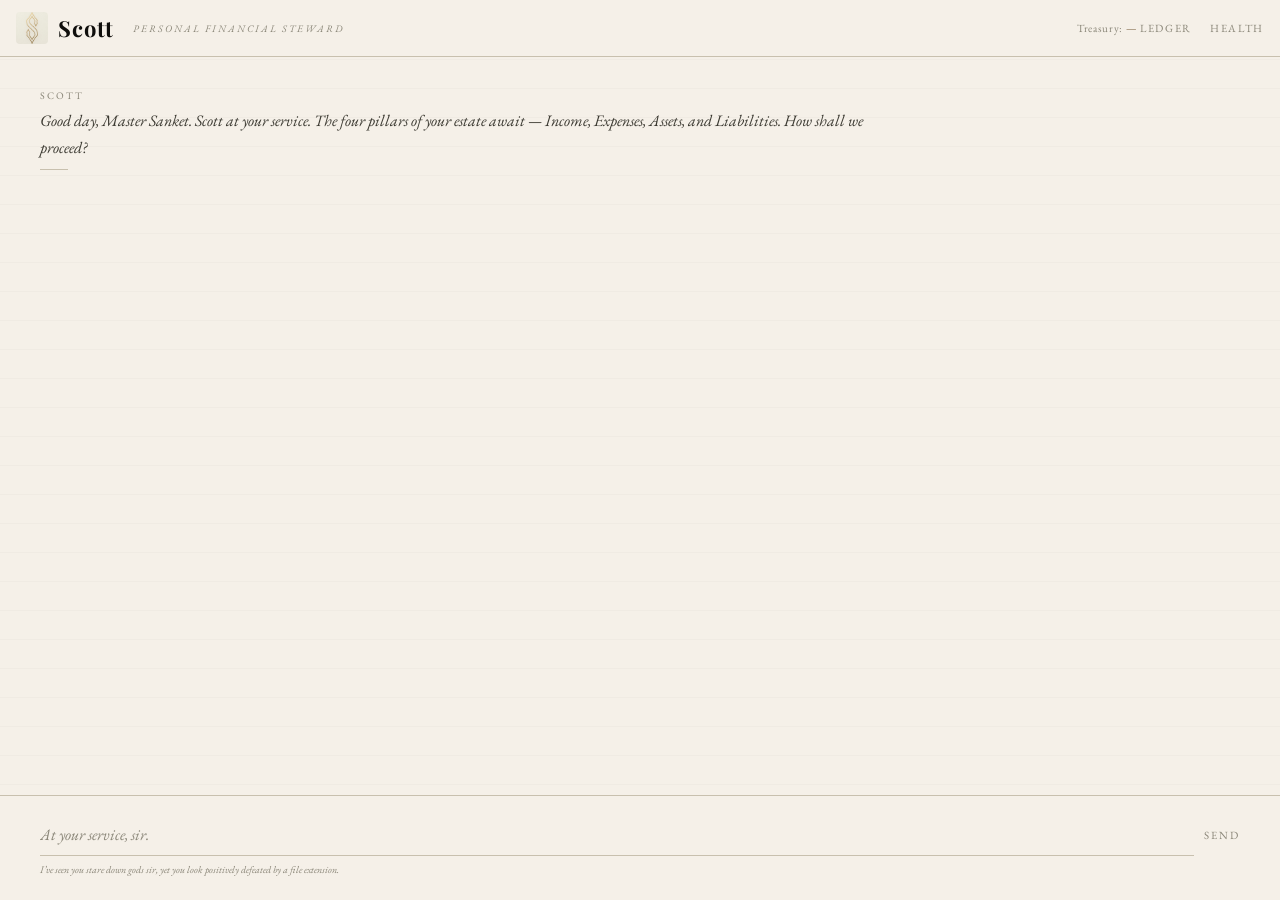
<file: index (9).html>
<!DOCTYPE html>
<html lang="en">
<head>
<meta charset="UTF-8">
<meta name="viewport" content="width=device-width, initial-scale=1.0, maximum-scale=1.0, user-scalable=no">
<meta name="theme-color" content="#f5f0e8">
<meta name="mobile-web-app-capable" content="yes">
<meta name="apple-mobile-web-app-capable" content="yes">
<meta name="apple-mobile-web-app-status-bar-style" content="default">
<meta name="apple-mobile-web-app-title" content="Scott">
<link rel="manifest" href="manifest.json">
<link rel="apple-touch-icon" href="apple-touch-icon.png">
<title>Scott</title>
<link href="https://fonts.googleapis.com/css2?family=Playfair+Display:ital,wght@0,400;0,600;0,700;1,400&family=EB+Garamond:ital,wght@0,400;0,500;1,400&display=swap" rel="stylesheet">
<style>
  :root{--parchment:#f5f0e8;--parchment-dark:#ede8dd;--ink:#0f0e0c;--ink-light:#3a3830;--ink-faint:#8a8678;--rule:#c8c0ae;--gold:#8B7355;}
  *{margin:0;padding:0;box-sizing:border-box;-webkit-tap-highlight-color:transparent;}
  html,body{height:100%;overflow:hidden;}
  body{background:var(--parchment);color:var(--ink);font-family:'EB Garamond',Georgia,serif;display:flex;flex-direction:column;height:100dvh;overscroll-behavior:none;}
  body::before{content:'';position:fixed;inset:0;background-image:repeating-linear-gradient(0deg,transparent,transparent 28px,rgba(0,0,0,0.018) 28px,rgba(0,0,0,0.018) 29px);pointer-events:none;z-index:0;}
  header{padding:12px 16px;display:flex;align-items:center;justify-content:space-between;border-bottom:1px solid var(--rule);position:relative;z-index:1;flex-shrink:0;background:var(--parchment);}
  .header-left{display:flex;align-items:center;gap:10px;}
  .header-icon{width:32px;height:32px;border-radius:4px;object-fit:cover;}
  .logo{font-family:'Playfair Display',Georgia,serif;font-size:22px;font-weight:700;letter-spacing:0.04em;}
  .logo-sub{font-size:10px;letter-spacing:0.2em;text-transform:uppercase;color:var(--ink-faint);font-style:italic;display:none;}
  @media(min-width:500px){.logo-sub{display:inline;margin-left:10px;}}
  .ledger-btn{font-family:'EB Garamond',serif;font-size:11px;letter-spacing:0.15em;text-transform:uppercase;color:var(--ink-faint);background:none;border:none;cursor:pointer;padding:6px 0;border-bottom:1px solid transparent;transition:color 0.2s,border-color 0.2s;white-space:nowrap;}
  .ledger-btn:hover{color:var(--ink);border-bottom-color:var(--ink);}

  #chat{flex:1;overflow-y:auto;padding:20px 16px 8px;display:flex;flex-direction:column;gap:20px;position:relative;z-index:1;-webkit-overflow-scrolling:touch;}
  @media(min-width:600px){#chat{padding:32px 40px 8px;gap:24px;}}
  #chat::-webkit-scrollbar{width:3px;}#chat::-webkit-scrollbar-thumb{background:var(--rule);}
  .msg{display:flex;flex-direction:column;max-width:88%;animation:fadeUp 0.3s ease;}
  @media(min-width:600px){.msg{max-width:72%;}}
  @keyframes fadeUp{from{opacity:0;transform:translateY(8px);}to{opacity:1;transform:translateY(0);}}
  .msg.scott{align-self:flex-start;}.msg.user{align-self:flex-end;align-items:flex-end;}
  .msg-label{font-size:10px;letter-spacing:0.2em;text-transform:uppercase;color:var(--ink-faint);margin-bottom:5px;}
  .msg-bubble{font-size:15px;line-height:1.7;color:var(--ink-light);}
  @media(min-width:480px){.msg-bubble{font-size:16px;}}
  .msg.scott .msg-bubble{font-style:italic;}.msg.user .msg-bubble{color:var(--ink);font-style:normal;}
  .msg-rule{width:28px;height:1px;background:var(--rule);margin-top:8px;}
  .msg.user .msg-rule{align-self:flex-end;}
  .sync-badge{font-size:10px;letter-spacing:0.12em;text-transform:uppercase;margin-top:6px;color:var(--ink-faint);font-style:normal;}
  .sync-badge.ok{color:var(--gold);}.sync-badge.err{color:#9b2c2c;}
  .pillar-tag{display:inline-block;font-size:9px;letter-spacing:0.15em;text-transform:uppercase;padding:2px 7px;border:1px solid var(--rule);margin-bottom:5px;color:var(--ink-faint);font-style:normal;}
  .pillar-tag.income{border-color:#4a7c59;color:#4a7c59;}.pillar-tag.expense{border-color:#9b2c2c;color:#9b2c2c;}
  .pillar-tag.asset{border-color:#8B7355;color:#8B7355;}.pillar-tag.liability{border-color:#6b5b45;color:#6b5b45;}
  .typing{display:flex;align-items:center;gap:5px;padding:4px 0;}
  .typing span{width:4px;height:4px;border-radius:50%;background:var(--ink-faint);animation:blink 1.2s ease-in-out infinite;}
  .typing span:nth-child(2){animation-delay:0.2s;}.typing span:nth-child(3){animation-delay:0.4s;}
  @keyframes blink{0%,60%,100%{opacity:0.2;}30%{opacity:1;}}
  footer{border-top:1px solid var(--rule);padding:12px 16px max(12px,env(safe-area-inset-bottom));position:relative;z-index:1;flex-shrink:0;background:var(--parchment);}
  @media(min-width:600px){footer{padding:18px 40px 24px;}}
  .input-row{display:flex;align-items:center;gap:10px;}
  #input{flex:1;background:none;border:none;border-bottom:1px solid var(--rule);padding:10px 0;font-family:'EB Garamond',serif;font-size:16px;color:var(--ink);outline:none;transition:border-color 0.2s;min-width:0;}
  #input::placeholder{color:var(--ink-faint);font-style:italic;}
  #input:focus{border-bottom-color:var(--ink);}

  #send-btn{background:none;border:none;font-family:'EB Garamond',serif;font-size:11px;letter-spacing:0.18em;text-transform:uppercase;color:var(--ink-faint);cursor:pointer;padding:10px 0;transition:color 0.2s;white-space:nowrap;flex-shrink:0;}
  #send-btn:hover{color:var(--ink);}#send-btn:disabled{color:var(--rule);cursor:default;}
  .input-hint{margin-top:7px;font-size:10px;color:var(--ink-faint);font-style:italic;display:none;}
  @media(min-width:480px){.input-hint{display:block;}}
  #ledger-panel{display:none;position:fixed;inset:0;z-index:100;background:rgba(15,14,12,0.6);backdrop-filter:blur(2px);}
  #ledger-panel.open{display:flex;align-items:flex-end;justify-content:center;}
  @media(min-width:600px){#ledger-panel.open{align-items:center;}}
  .ledger-card{background:var(--parchment);border-top:1px solid var(--rule);width:100%;max-height:85vh;overflow-y:auto;padding:24px 20px 32px;position:relative;animation:slideUp 0.25s ease;border-radius:12px 12px 0 0;}
  @media(min-width:600px){.ledger-card{border:1px solid var(--rule);width:580px;max-height:82vh;padding:40px;border-radius:0;animation:slideUpCenter 0.25s ease;}}
  @keyframes slideUp{from{transform:translateY(100%);}to{transform:translateY(0);}}
  @keyframes slideUpCenter{from{transform:translateY(16px);opacity:0;}to{transform:translateY(0);opacity:1;}}
  .ledger-handle{width:36px;height:3px;background:var(--rule);border-radius:2px;margin:0 auto 18px;}
  @media(min-width:600px){.ledger-handle{display:none;}}
  .ledger-title{font-family:'Playfair Display',serif;font-size:20px;font-weight:600;margin-bottom:3px;}
  .ledger-subtitle{font-size:11px;letter-spacing:0.18em;text-transform:uppercase;color:var(--ink-faint);margin-bottom:24px;font-style:italic;}
  .ledger-close{position:absolute;top:18px;right:18px;background:none;border:none;font-family:'EB Garamond',serif;font-size:11px;letter-spacing:0.2em;text-transform:uppercase;color:var(--ink-faint);cursor:pointer;}
  .pillar{margin-bottom:22px;}
  .pillar-name{font-family:'Playfair Display',serif;font-size:14px;font-weight:600;border-bottom:1px solid var(--rule);padding-bottom:7px;margin-bottom:10px;display:flex;justify-content:space-between;align-items:baseline;}
  .pillar-total{font-family:'EB Garamond',serif;font-size:13px;color:var(--gold);font-style:italic;}
  .category-row{display:flex;justify-content:space-between;padding:4px 0 4px 14px;font-size:13px;color:var(--ink-light);border-bottom:1px dotted var(--parchment-dark);}
  .category-name{font-style:italic;}.category-amount{color:var(--ink-faint);font-size:12px;}
  .sub-row{display:flex;justify-content:space-between;padding:2px 0 2px 28px;font-size:12px;color:var(--ink-faint);}
  .empty-ledger{font-style:italic;color:var(--ink-faint);font-size:14px;text-align:center;padding:20px 0;}

  /* HEALTH BUTTON */
  .health-btn{font-family:'EB Garamond',serif;font-size:11px;letter-spacing:0.15em;text-transform:uppercase;color:var(--ink-faint);background:none;border:none;cursor:pointer;padding:6px 0 6px 14px;border-bottom:1px solid transparent;transition:color 0.2s,border-color 0.2s;white-space:nowrap;}
  .health-btn:hover{color:var(--ink);border-bottom-color:var(--ink);}
  .header-right{display:flex;align-items:center;gap:4px;}

  /* HEALTH PANEL */
  #health-panel{display:none;position:fixed;inset:0;z-index:100;background:rgba(15,14,12,0.6);backdrop-filter:blur(2px);}
  #health-panel.open{display:flex;align-items:flex-end;justify-content:center;}
  @media(min-width:600px){#health-panel.open{align-items:center;}}
  .health-card{background:var(--parchment);border-top:1px solid var(--rule);width:100%;max-height:88vh;overflow-y:auto;padding:24px 20px 36px;position:relative;animation:slideUp 0.25s ease;border-radius:12px 12px 0 0;}
  @media(min-width:600px){.health-card{border:1px solid var(--rule);width:600px;max-height:84vh;padding:40px;border-radius:0;animation:slideUpCenter 0.25s ease;}}
  .health-handle{width:36px;height:3px;background:var(--rule);border-radius:2px;margin:0 auto 18px;}
  @media(min-width:600px){.health-handle{display:none;}}
  .health-close{position:absolute;top:18px;right:18px;background:none;border:none;font-family:'EB Garamond',serif;font-size:11px;letter-spacing:0.2em;text-transform:uppercase;color:var(--ink-faint);cursor:pointer;}
  .health-title{font-family:'Playfair Display',serif;font-size:20px;font-weight:600;margin-bottom:3px;}
  .health-subtitle{font-size:11px;letter-spacing:0.18em;text-transform:uppercase;color:var(--ink-faint);margin-bottom:24px;font-style:italic;}

  /* SCORE RING */
  .score-section{display:flex;align-items:center;gap:24px;margin-bottom:28px;padding-bottom:24px;border-bottom:1px solid var(--rule);}
  .score-ring{flex-shrink:0;width:80px;height:80px;position:relative;}
  .score-ring svg{width:80px;height:80px;transform:rotate(-90deg);}
  .score-ring circle{fill:none;stroke-width:6;}
  .score-ring .track{stroke:var(--rule);}
  .score-ring .fill{stroke:var(--gold);stroke-linecap:round;transition:stroke-dashoffset 0.8s ease;}
  .score-num{position:absolute;inset:0;display:flex;flex-direction:column;align-items:center;justify-content:center;}
  .score-num span{font-family:'Playfair Display',serif;font-size:22px;font-weight:700;line-height:1;}
  .score-num small{font-size:9px;letter-spacing:0.12em;text-transform:uppercase;color:var(--ink-faint);}
  .score-info{flex:1;}
  .score-label{font-family:'Playfair Display',serif;font-size:15px;font-weight:600;margin-bottom:4px;}
  .score-desc{font-size:13px;color:var(--ink-faint);font-style:italic;line-height:1.5;}
  .inv-level{display:inline-block;font-size:9px;letter-spacing:0.18em;text-transform:uppercase;padding:2px 8px;border:1px solid var(--gold);color:var(--gold);margin-top:6px;}

  /* ALLOCATION BARS */
  .alloc-section{margin-bottom:24px;}
  .alloc-title{font-family:'Playfair Display',serif;font-size:14px;font-weight:600;margin-bottom:14px;}
  .alloc-row{margin-bottom:14px;}
  .alloc-top{display:flex;justify-content:space-between;align-items:baseline;margin-bottom:5px;}
  .alloc-name{font-size:12px;letter-spacing:0.12em;text-transform:uppercase;color:var(--ink-light);}
  .alloc-nums{font-size:12px;color:var(--ink-faint);font-style:italic;}
  .alloc-nums .actual{color:var(--ink);}
  .bar-track{height:4px;background:var(--parchment-dark);border-radius:2px;position:relative;}
  .bar-fill{height:4px;border-radius:2px;transition:width 0.6s ease;max-width:100%;}
  .bar-fill.needs{background:#4a7c59;}
  .bar-fill.wants{background:#8B7355;}
  .bar-fill.savings{background:#5b7fa6;}
  .bar-fill.investing{background:#7c5b8b;}
  .bar-fill.over{background:#9b2c2c;}
  .bar-target{position:absolute;top:-2px;width:2px;height:8px;background:var(--ink-faint);border-radius:1px;}
  .alloc-warning{font-size:11px;margin-top:4px;font-style:italic;}
  .alloc-warning.soft{color:#8B7355;}.alloc-warning.strong{color:#9b2c2c;}

  /* PILLAR SCORES */
  .scores-section{margin-bottom:24px;}
  .scores-title{font-family:'Playfair Display',serif;font-size:14px;font-weight:600;margin-bottom:14px;}
  .score-grid{display:grid;grid-template-columns:1fr 1fr;gap:12px;}
  .score-cell{padding:12px;border:1px solid var(--rule);}
  .score-cell-name{font-size:9px;letter-spacing:0.18em;text-transform:uppercase;color:var(--ink-faint);margin-bottom:6px;}
  .score-cell-val{font-family:'Playfair Display',serif;font-size:24px;font-weight:700;}
  .score-cell-val.great{color:#4a7c59;}.score-cell-val.good{color:var(--gold);}.score-cell-val.warn{color:#8B7355;}.score-cell-val.poor{color:#9b2c2c;}
  .score-cell-label{font-size:10px;color:var(--ink-faint);font-style:italic;margin-top:2px;}

  /* INSIGHTS */
  .insights-section{}
  .insights-title{font-family:'Playfair Display',serif;font-size:14px;font-weight:600;margin-bottom:12px;}
  .insight-item{padding:10px 0;border-bottom:1px dotted var(--parchment-dark);font-size:13px;color:var(--ink-light);font-style:italic;line-height:1.5;}
  .insight-item:last-child{border-bottom:none;}
  .insight-item.positive{color:#4a7c59;}.insight-item.caution{color:#8B7355;}.insight-item.alert{color:#9b2c2c;}
  .no-data{font-style:italic;color:var(--ink-faint);font-size:14px;text-align:center;padding:20px 0;}


  /* TREASURY */
  .treasury-display{font-family:'EB Garamond',serif;font-size:11px;color:var(--ink-faint);letter-spacing:0.06em;cursor:pointer;padding:4px 0;border-bottom:1px dotted transparent;transition:color 0.2s,border-color 0.2s;white-space:nowrap;}
  .treasury-display:hover{color:var(--gold);border-bottom-color:var(--gold);}
  .treasury-display .t-amount{color:var(--gold);font-weight:500;}
  .treasury-modal{display:none;position:fixed;inset:0;z-index:150;background:rgba(15,14,12,0.7);backdrop-filter:blur(2px);align-items:center;justify-content:center;}
  .treasury-modal.open{display:flex;}
  .treasury-box{background:var(--parchment);border:1px solid var(--rule);padding:32px 28px;width:min(340px,90vw);position:relative;}
  .treasury-box-title{font-family:'Playfair Display',serif;font-size:18px;font-weight:600;margin-bottom:4px;}
  .treasury-box-sub{font-size:11px;letter-spacing:0.15em;text-transform:uppercase;color:var(--ink-faint);font-style:italic;margin-bottom:20px;}
  .treasury-box-close{position:absolute;top:14px;right:16px;background:none;border:none;font-size:11px;letter-spacing:0.2em;text-transform:uppercase;color:var(--ink-faint);cursor:pointer;}
  .treasury-input-row{display:flex;gap:10px;align-items:flex-end;}
  .treasury-input{flex:1;background:none;border:none;border-bottom:1px solid var(--rule);padding:8px 0;font-family:'EB Garamond',serif;font-size:18px;color:var(--ink);outline:none;}
  .treasury-input:focus{border-bottom-color:var(--ink);}
  .treasury-save{background:none;border:none;font-family:'EB Garamond',serif;font-size:11px;letter-spacing:0.2em;text-transform:uppercase;color:var(--ink-faint);cursor:pointer;padding:8px 0;transition:color 0.2s;white-space:nowrap;}
  .treasury-save:hover{color:var(--ink);}
  .treasury-note{font-size:11px;color:var(--ink-faint);font-style:italic;margin-top:12px;line-height:1.5;}


  .health-reset-btn{position:absolute;bottom:18px;right:18px;background:none;border:none;font-family:'EB Garamond',serif;font-size:10px;letter-spacing:0.18em;text-transform:uppercase;color:var(--ink-faint);cursor:pointer;opacity:0.5;transition:opacity 0.2s,color 0.2s;}
  .health-reset-btn:hover{opacity:1;color:#9b2c2c;}

</style>
</head>
<body>
<header>
  <div class="header-left">
    <img class="header-icon" src="apple-touch-icon.png" alt="S">
    <span class="logo">Scott</span>
    <span class="logo-sub">Personal Financial Steward</span>
  </div>
  <div class="header-right">
    <div class="treasury-display" onclick="openTreasury()" id="treasury-display">Treasury: <span class="t-amount" id="treasury-val">—</span></div>
    <button class="ledger-btn" onclick="openLedger()">Ledger</button>
    <button class="health-btn" onclick="openHealth()">Health</button>
  </div>
</header>

<div id="chat"></div>
<footer>
  <div class="input-row">
    <input id="input" type="text" placeholder="At your service, sir." autocomplete="off"/>

    <button id="send-btn" onclick="handleSend()">Send</button>
  </div>
  <div class="input-hint">I’ve seen you stare down gods sir, yet you look positively defeated by a file extension.</div>
</footer>
<div id="ledger-panel">
  <div class="ledger-card">
    <div class="ledger-handle"></div>
    <button class="ledger-close" onclick="closeLedger()">Close</button>
    <div class="ledger-title">The Grand Ledger</div>
    <div class="ledger-subtitle">A full accounting of your estate</div>
    <div id="ledger-body"></div>
  </div>
</div>
<script>

const APPS_SCRIPT_URL="https://script.google.com/macros/s/AKfycbymZobLtD6rkkG8VoJxsBryI8GRQtpR_xkGrUyIqn-O2CeF6yFczTpwEueMrrwpUg/exec";
const ledger={income:{},expenses:{},assets:{},liabilities:{}};
const TYPE_TO_PILLAR={income:"income",expense:"expenses",asset:"assets",liability:"liabilities"};

function parseAmount(text){
  const t=text.toLowerCase().replace(/,/g,'');
  const mults=[[/(\d+(?:\.\d+)?)\s*crore/,10000000],[/(\d+(?:\.\d+)?)\s*cr\b/,10000000],[/(\d+(?:\.\d+)?)\s*lakh/,100000],[/(\d+(?:\.\d+)?)\s*lac\b/,100000],[/(\d+(?:\.\d+)?)\s*million/,1000000],[/(\d+(?:\.\d+)?)\s*m\b/,1000000],[/(\d+(?:\.\d+)?)\s*thousand/,1000],[/(\d+(?:\.\d+)?)\s*k\b/,1000]];
  for(const[re,m]of mults){const x=t.match(re);if(x)return Math.round(parseFloat(x[1])*m);}
  const slangs=[/set\s+(?:me\s+)?back\s+[₹$]?\s*(\d+(?:\.\d+)?)/,/shell(?:ed)?\s+out\s+[₹$]?\s*(\d+(?:\.\d+)?)/,/came\s+to\s+[₹$]?\s*(\d+(?:\.\d+)?)/,/cost(?:s|ed)?\s+(?:me\s+)?[₹$]?\s*(\d+(?:\.\d+)?)/,/dropped\s+[₹$]?\s*(\d+(?:\.\d+)?)/,/blew\s+[₹$]?\s*(\d+(?:\.\d+)?)/,/forked\s+out\s+[₹$]?\s*(\d+(?:\.\d+)?)/,/coughed\s+up\s+[₹$]?\s*(\d+(?:\.\d+)?)/,/in\s+the\s+hole\s+(?:for\s+)?[₹$]?\s*(\d+(?:\.\d+)?)/,/(\d+(?:\.\d+)?)\s+in\s+the\s+hole/,/(?:sent|transferred|wired|gave)\s+(?:me\s+)?[₹$]?\s*(\d+(?:\.\d+)?)/,/[₹$]?\s*(\d+(?:\.\d+)?)\s+purchase/,/loan\s+of\s+[₹$]?\s*(\d+(?:\.\d+)?)/,/borrowed\s+[₹$]?\s*(\d+(?:\.\d+)?)/];
  for(const re of slangs){const x=t.match(re);if(x)return Math.round(parseFloat(x[1]));}
  const pa=t.match(/\b(?:for|at|worth|of|costing|paid|spent|received|got|send|sent)\s+[₹$]?\s*(\d+(?:\.\d+)?)\b/);
  if(pa)return Math.round(parseFloat(pa[1]));
  const cn=t.match(/[₹$]\s*(\d+(?:\.\d+)?)/);
  if(cn)return Math.round(parseFloat(cn[1]));
  const all=[...t.matchAll(/\b(\d+(?:\.\d+)?)\b/g)].map(m=>parseFloat(m[1])).filter(n=>n>0);
  if(!all.length)return null;
  return Math.round(Math.max(...all));
}
function buildNote(text){
  let t=text.replace(/^scott[,.\s]*/i,'').replace(/\b(i\s+)?(bought|purchased|got|received|paid|spent|earned|ordered|grabbed|picked\s+up|gave|tipped|donated|subscribed|renewed|recharged|filled|ate|dined|swiped|shed|bagged|won|invested\s+in|put\s+into|dropped|shelled\s+out|blew|forked\s+out|coughed\s+up|took\s+a?\s+loan\s+of?|borrowed|sold|used|sent|transferred|wired)\s*/i,'').replace(/set\s+(?:me\s+)?back\s+/i,'').replace(/shell(?:ed)?\s+out\s+/i,'').replace(/came\s+to\s+/i,'').replace(/\b(?:for|at|worth|costing)\s+[₹$]?[\d,.]+\s*(?:crore|cr|lakh|lac|million|thousand|k)?\b/gi,'').replace(/[₹$][\d,.]+\s*(?:crore|cr|lakh|lac|million|thousand|k)?\b/gi,'').replace(/\b[\d,.]+\s*(?:crore|cr|lakh|lac|million|thousand|k)\b/gi,'').replace(/\b\d+(?:\.\d+)?\b/g,'').replace(/\b(a|an|the|some|few|my|his|her|their|our|me|old|new|that|this)\b/gi,'').replace(/\s{2,}/g,' ').trim();
  return t||text.replace(/^scott[,.\s]*/i,'').trim();
}
function splitClauses(text){
  const parts=text.split(/\s+but\s+|\s+and\s+also\s+|\s+also\s+|\s+meanwhile\s+|\s+while\s+/i);
  if(parts.length>1&&parts.every(p=>p.trim().length>3))return parts.map(p=>p.trim());
  return[text];
}
const CONSUMED_SERVICES=/\b(gym\s*membership|membership|subscription|insurance|haircut|salon|massage|spa|consultation|class|course|coaching|tuition|recharge|ticket|pass|entry\s*fee|service\s*charge|maintenance\s*fee|annual\s*fee|processing\s*fee)\b/i;
const OWNED_THINGS=/\b(shares?|stocks?|equity|mutual\s*fund|mf\b|sip\b|elss|index\s*fund|etf\b|bitcoin|btc|ethereum|eth|crypto|nft|property|land|plot|flat|house|apartment|villa|bungalow|real\s*estate|gold|silver|sgb|sovereign\s*gold|digital\s*gold|fixed\s*deposit|fd\b|recurring\s*deposit|rd\b|ppf|nps|epf|scooter|motorcycle|activa|splendor|two\s*wheeler|car\b|suv|sedan|four\s*wheeler|vehicle|automobile|laptop|macbook|computer|desktop|ipad|tablet|iphone|smartphone|mobile\s*phone|refrigerator|washing\s*machine|air\s*conditioner|television|tv\b|furniture|sofa|bed|mattress|watch|jewellery|jewelry|ring|necklace|bracelet|camera|drone)\b/i;
const CONSUMED_THINGS=/\b(petrol|diesel|fuel|cng|groceries|grocery|vegetables|fruits|milk|eggs|bread|bananas?|chai|tea|coffee|snack|biscuit|pizza|burger|biryani|dosa|meal|lunch|dinner|breakfast|rent\b|electricity|water\s*bill|gas\s*cylinder|lpg|internet|wifi|broadband|mobile\s*bill|postpaid|prepaid|recharge|netflix|spotify|hotstar|amazon\s*prime|youtube\s*premium|medicine|capsule|pharmacy|uber|ola|rapido|auto\s*fare|cab\s*fare|metro|bus\s*fare|train\s*fare|flight\s*ticket|toll|parking|donation|charity|school\s*fee|college\s*fee|exam\s*fee)\b/i;
const LIABILITY_SIGNALS=/\b(emi|home\s*loan|car\s*loan|personal\s*loan|education\s*loan|business\s*loan|credit\s*card\s*(bill|due|payment)|cc\s*bill|cc\s*due|mortgage|loan\s*repayment|borrowed|owe\b|debt\b|outstanding|simpl|lazypay|bnpl|buy\s*now\s*pay\s*later|slice\b|in\s*the\s*hole|took\s*a\s*loan|take\s*a\s*loan|took\s*loan|used\s*(my\s*)?credit\s*card)\b/i;
const LIQUIDATION_VERBS=/\b(sold|redeemed|withdrew|liquidated|cashed\s*out|encashed|sold\s*off)\b/i;
const INCOME_SIGNALS=/\b(salary|salry|stipend|bonus|dividend|interest\s*received|rent\s*received|royalty|pension|commission|freelance|consulting\s*fee|project\s*payment|tax\s*refund|cashback|gift\s*money|birthday\s*money|reimbursement|prize|reward|got\s*paid|credited|sent\s*me|wired\s*me|transferred\s*to\s*me|dad\s*sent|mom\s*sent|friend\s*sent|bhai\s*sent|income)\b/i;
const EXPENSE_SLANG=/\b(spent|paid\s*for|swiped|shelled?\s*out|forked\s*out|coughed\s*up|set\s*me\s*back|came\s*to|shell\s*out|donated|subscribed|recharged|tipped|gave\s*away|splurged|burned)\b/i;
function detectType(text){
  const t=text.toLowerCase();
  if(LIABILITY_SIGNALS.test(t))return"liability";
  if(LIQUIDATION_VERBS.test(t))return"income";
  if(INCOME_SIGNALS.test(t))return"income";
  if(CONSUMED_SERVICES.test(t))return"expense";
  if(OWNED_THINGS.test(t)&&!CONSUMED_THINGS.test(t))return"asset";
  if(CONSUMED_THINGS.test(t))return"expense";
  if(EXPENSE_SLANG.test(t))return"expense";
  if(/\b(bought|purchased|paid|gave|ordered|grabbed|ate|dined|got\s+a)\b/.test(t)&&!INCOME_SIGNALS.test(t))return"expense";
  if(/\b(sent\s+to|transferred\s+to|wired\s+to|gave\s+to|sending\s+to|transfer\s+to|give\s+to)\b/.test(t)&&parseAmount(t))return"expense";
  if(/\b(got|received|sent\s+me|gives?\s+me)\b/.test(t)&&parseAmount(t))return"income";
  if(/\b(cash\s*in\s*hand|cash\s*on\s*hand|kept\s*cash|have\s*cash|holding\s*cash)\b/.test(t))return"asset";
  return null;
}
const EC=[{c:"food",s:"groceries",r:/\b(grocery|groceries|supermarket|bigbasket|blinkit|zepto|kirana|vegetables|sabzi|ration)\b/i},{c:"food",s:"dining_out",r:/\b(restaurant|dine|dining|cafe|zomato|swiggy|food\s*delivery|biryani|pizza|burger|dosa|idli|thali|paratha|noodles|dinner|lunch|breakfast|brunch)\b/i},{c:"food",s:"fruits_veggies",r:/\b(banana|apple|mango|orange|fruit|tomato|onion|potato)\b/i},{c:"food",s:"snacks",r:/\b(snack|biscuit|chips|namkeen|chocolate|candy|mithai|bakery|maggi)\b/i},{c:"food",s:"chai_coffee",r:/\b(chai|tea|coffee|cappuccino|latte)\b/i},{c:"food",s:"milk_dairy",r:/\b(milk|curd|paneer|ghee|butter|cheese|dairy)\b/i},{c:"food",s:"delivery_tip",r:/\b(delivery\s*guy|delivery\s*boy|tip\b|tipped|bhaiya)\b/i},{c:"transport",s:"fuel",r:/\b(petrol|diesel|fuel|cng|filling)\b/i},{c:"transport",s:"cab",r:/\b(uber|ola|rapido|cab|taxi|auto|rickshaw)\b/i},{c:"transport",s:"metro_bus",r:/\b(metro|bus\s*fare|ksrtc|msrtc|tube)\b/i},{c:"transport",s:"train",r:/\b(train|railway|irctc|tatkal)\b/i},{c:"transport",s:"flight",r:/\b(flight|airline|airfare|indigo|air\s*india|spicejet|plane)\b/i},{c:"transport",s:"toll_parking",r:/\b(toll|fastag|parking)\b/i},{c:"transport",s:"servicing",r:/\b(servicing|mechanic|tyre|oil\s*change)\b/i},{c:"health",s:"gym_fitness",r:/\b(gym|fitness|workout|crossfit|yoga|zumba|membership)\b/i},{c:"health",s:"medicine",r:/\b(medicine|capsule|syrup|pharmacy|chemist|1mg|netmeds|apollo)\b/i},{c:"health",s:"doctor",r:/\b(doctor|physician|clinic|consultation|checkup|hospital|dentist|specialist)\b/i},{c:"health",s:"supplements",r:/\b(protein|whey|supplement|vitamin|creatine|bcaa|omega)\b/i},{c:"utilities",s:"electricity",r:/\b(electricity|electric\s*bill|power\s*bill|bescom|msedcl)\b/i},{c:"utilities",s:"internet",r:/\b(internet|wifi|broadband|jio\s*fiber|airtel\s*fiber)\b/i},{c:"utilities",s:"mobile",r:/\b(recharge|mobile\s*bill|postpaid|prepaid|jio|airtel|vodafone)\b/i},{c:"utilities",s:"gas",r:/\b(lpg|gas\s*cylinder|cooking\s*gas|indane|hp\s*gas|bharat\s*gas)\b/i},{c:"utilities",s:"rent",r:/\b(rent\b|landlord|pg\b|paying\s*guest|hostel)\b/i},{c:"entertainment",s:"streaming",r:/\b(netflix|amazon\s*prime|hotstar|disney|zee5|sony\s*liv|jiocinema|youtube\s*premium|spotify|apple\s*music)\b/i},{c:"entertainment",s:"movies",r:/\b(movie|film|cinema|theatre|bookmyshow|pvr|inox)\b/i},{c:"entertainment",s:"gaming",r:/\b(game|gaming|steam|playstation|xbox|bgmi|pubg|valorant)\b/i},{c:"entertainment",s:"outing",r:/\b(dinner\s*with|outing|party|celebration|treat\b|get\s*together)\b/i},{c:"education",s:"courses",r:/\b(udemy|coursera|skillshare|unacademy|byjus|vedantu|masterclass|course\s*fee)\b/i},{c:"education",s:"books",r:/\b(book\b|textbook|novel|kindle)\b/i},{c:"education",s:"fees",r:/\b(school\s*fee|college\s*fee|tuition|coaching|exam\s*fee|admission)\b/i},{c:"shopping",s:"clothing",r:/\b(clothes|shirt|jeans|tshirt|kurta|saree|dress|shoes|sneakers|jacket|myntra|ajio|zara)\b/i},{c:"shopping",s:"personal_care",r:/\b(shampoo|soap|facewash|moisturizer|perfume|deodorant|salon|haircut|spa|nykaa)\b/i},{c:"finance",s:"insurance_premium",r:/\b(insurance\s*premium|policy\s*premium|lic\s*premium|term\s*plan)\b/i},{c:"finance",s:"tax",r:/\b(income\s*tax|gst|tds|advance\s*tax)\b/i},{c:"social",s:"gifts",r:/\b(gift\b|present\b|birthday\s*gift|wedding\s*gift|sent\s+to|transferred\s+to|gave\s+to)\b/i},{c:"social",s:"donation",r:/\b(donate|donation|charity|ngo|temple|church|mosque|gurudwara)\b/i}];
const IC=[{c:"active_income",s:"salary",r:/\b(salary|paycheck|ctc|monthly\s*pay|stipend)\b/i},{c:"active_income",s:"bonus",r:/\b(bonus|incentive|appraisal|hike)\b/i},{c:"active_income",s:"freelance",r:/\b(freelance|contract|gig|fiverr|upwork|project\s*payment|client\s*paid)\b/i},{c:"active_income",s:"consulting",r:/\b(consult|consulting|advisory)\b/i},{c:"active_income",s:"business",r:/\b(business\s*income|profit|revenue|sales\s*income)\b/i},{c:"passive_income",s:"dividends",r:/\b(dividend)\b/i},{c:"passive_income",s:"interest",r:/\b(interest\s*received|fd\s*interest|savings\s*interest)\b/i},{c:"passive_income",s:"rental_income",r:/\b(rent\s*received|rental\s*income|tenant)\b/i},{c:"passive_income",s:"capital_gains",r:/\b(sold\s*shares|sold\s*stocks|sold\s*mutual|redeemed|capital\s*gain)\b/i},{c:"passive_income",s:"asset_sale",r:/\b(sold\s*my|sold\s*old|sold\s*the)\b/i},{c:"windfall",s:"gift_received",r:/\b(gift\s*received|gifted|birthday\s*money|cash\s*gift|diwali\s*bonus|dad\s*sent|mom\s*sent|friend\s*sent|bhai\s*sent|sent\s*me|wired\s*me)\b/i},{c:"windfall",s:"cashback_refund",r:/\b(cashback|cash\s*back|refund|reimbursement)\b/i},{c:"windfall",s:"prize_reward",r:/\b(won|prize|reward|lottery|competition)\b/i}];
const AC=[{c:"investments",s:"stocks",r:/\b(shares?|stocks?|equity|nse|bse)\b/i},{c:"investments",s:"mutual_fund",r:/\b(mutual\s*fund|mf\b|sip\b|elss|index\s*fund|etf\b)\b/i},{c:"investments",s:"fixed_deposit",r:/\b(fixed\s*deposit|fd\b|recurring\s*deposit|rd\b)\b/i},{c:"investments",s:"ppf_nps_epf",r:/\b(ppf|nps|epf)\b/i},{c:"investments",s:"real_estate",r:/\b(property|land|plot|flat|house|apartment|villa|bungalow)\b/i},{c:"crypto",s:"bitcoin",r:/\b(bitcoin|btc)\b/i},{c:"crypto",s:"ethereum",r:/\b(ethereum|eth)\b/i},{c:"crypto",s:"altcoin",r:/\b(crypto|coin|token|binance|wazirx)\b/i},{c:"precious_metals",s:"gold",r:/\b(gold|sgb|sovereign\s*gold|digital\s*gold)\b/i},{c:"precious_metals",s:"silver",r:/\bsilver\b/i},{c:"precious_metals",s:"watch_jewelry",r:/\b(watch|jewellery|jewelry|ring|necklace|bracelet)\b/i},{c:"depreciating_assets",s:"two_wheeler",r:/\b(scooter|motorcycle|bike|activa|splendor|two\s*wheeler)\b/i},{c:"depreciating_assets",s:"car",r:/\b(car\b|suv|sedan|four\s*wheeler|automobile)\b/i},{c:"depreciating_assets",s:"laptop",r:/\b(laptop|macbook|computer|desktop)\b/i},{c:"depreciating_assets",s:"smartphone",r:/\b(iphone|smartphone|mobile\s*phone|oneplus|samsung\s*phone)\b/i},{c:"depreciating_assets",s:"appliances",r:/\b(refrigerator|washing\s*machine|air\s*conditioner|tv\b|television)\b/i},{c:"depreciating_assets",s:"camera_drone",r:/\b(camera|drone|gopro)\b/i},{c:"liquid_assets",s:"cash_in_hand",r:/\b(cash\s*in\s*hand|cash\s*on\s*hand|kept\s*cash|holding\s*cash)\b/i},{c:"liquid_assets",s:"savings_account",r:/\b(savings\s*account|current\s*account|deposited\s*in\s*bank)\b/i}];
const LC=[{c:"long_term_loans",s:"home_loan",r:/\b(home\s*loan|house\s*loan|mortgage|housing\s*loan)\b/i},{c:"long_term_loans",s:"car_loan",r:/\b(car\s*loan|vehicle\s*loan|auto\s*loan)\b/i},{c:"long_term_loans",s:"education_loan",r:/\b(education\s*loan|student\s*loan)\b/i},{c:"long_term_loans",s:"personal_loan",r:/\b(personal\s*loan|took\s*a\s*loan|take\s*a\s*loan)\b/i},{c:"short_term_dues",s:"credit_card_bill",r:/\b(credit\s*card|cc\s*bill|cc\s*due|used\s*credit\s*card)\b/i},{c:"short_term_dues",s:"emi",r:/\b(emi|instalment|installment|equated)\b/i},{c:"short_term_dues",s:"bnpl",r:/\b(simpl|lazypay|bnpl|buy\s*now\s*pay\s*later|slice\b)\b/i},{c:"informal_debts",s:"borrowed_money",r:/\b(borrowed|owe\b|lent\s*by|friend\s*gave|family\s*gave|in\s*the\s*hole|roommate)\b/i}];
function detectCategory(text,type){
  const rules=type==="expense"?EC:type==="income"?IC:type==="asset"?AC:LC;
  for(const{c,s,r}of rules){if(r.test(text))return{main_category:c,sub_category:s};}
  const t=text.toLowerCase();
  const noun=t.match(/\b(?:on|for|at|in|into|of)\s+(?:a\s+|an\s+|the\s+)?([a-z]+(?:\s+[a-z]+)?)/);
  const sub=noun?noun[1].trim().replace(/\s+/g,'_').replace(/[^a-z0-9_]/g,''):"general";
  return{main_category:{expense:"misc",income:"other",asset:"other",liability:"other"}[type]||"misc",sub_category:sub};
}
function parseTransaction(text){
  const amount=parseAmount(text);if(!amount)return null;
  const type=detectType(text);if(!type)return null;
  const{main_category,sub_category}=detectCategory(text,type);
  return{type,amount,main_category,sub_category,note:buildNote(text)};
}
function parseAll(text){return splitClauses(text).map(c=>parseTransaction(c)).filter(Boolean);}
function fmt(n){return Number(n).toLocaleString('en-IN');}
function humanize(s){return(s||'').replace(/_/g,' ');}
function rand(arr){return arr[Math.floor(Math.random()*arr.length)];}
const REPLIES={
  expense:[(c,s,a,n)=>`Duly noted, Sir. \u20b9${fmt(a)} for ${n} recorded under ${humanize(c)} \u2014 ${humanize(s)}.`,(c,s,a,n)=>`Of course, Master Sanket. ${n} at \u20b9${fmt(a)}, filed under ${humanize(c)}. Consumption acknowledged.`,(c,s,a,n)=>`Recorded, Sir. \u20b9${fmt(a)} on ${n}. The harvest diminishes, though the estate endures.`,(c,s,a,n)=>`As you instruct. \u20b9${fmt(a)} \u2014 ${humanize(s)} under ${humanize(c)} \u2014 entered accordingly.`],
  income:[(c,s,a,n)=>`Splendid news, Master Sanket. \u20b9${fmt(a)} in ${humanize(s)} credited to the estate.`,(c,s,a,n)=>`Excellent, Sir. \u20b9${fmt(a)} received \u2014 entered into ${humanize(c)} with pleasure.`,(c,s,a,n)=>`A welcome inflow, Master Sanket. \u20b9${fmt(a)} from ${n} duly noted.`],
  asset:[(c,s,a,n)=>`A fine acquisition, Master Sanket. ${n} at \u20b9${fmt(a)} added to holdings under ${humanize(c)}.`,(c,s,a,n)=>`Prudent as ever, Sir. \u20b9${fmt(a)} in ${humanize(s)} now stands among your assets.`,(c,s,a,n)=>`Recorded in the asset ledger, Sir. ${n} at \u20b9${fmt(a)} \u2014 a sound addition.`],
  liability:[(c,s,a,n)=>`Noted, Sir. \u20b9${fmt(a)} under ${humanize(s)} entered as a liability. A gentleman's debt is managed promptly.`,(c,s,a,n)=>`The \u20b9${fmt(a)} ${humanize(s)} obligation is now recorded, Master Sanket.`,(c,s,a,n)=>`Recorded, Sir. \u20b9${fmt(a)} owed under ${humanize(c)}. The neighbouring kingdom shall be paid in due course.`],
  confused:["I'm afraid I couldn't identify both an amount and a transaction in that, Sir. Might you rephrase?","Forgive me, Master Sanket \u2014 I caught the intent but not the figures. Could you include the amount?","My records require a sum, Sir. Do elaborate with the figure in question.","An intriguing statement, Sir, but the ledger needs a number to proceed. Might you oblige?"]
};
function generateReply(txn){
  if(!txn)return rand(REPLIES.confused);
  const{type,amount,main_category:c,sub_category:s,note:n}=txn;
  return rand(REPLIES[type]||REPLIES.confused)(c,s,amount,n);
}
const ST=[
  {r:/\b(hello|hi\b|hey\b|good\s*morning|good\s*evening|good\s*night)\b/i,fn:()=>rand(["At your service, Master Sanket. The ledger is open.","Good to hear from you, Sir. Shall we attend to the accounts?","Always present, Sir."])},
  {r:/\b(thank|thanks|great\s*job|well\s*done|good\s*job|amazing|excellent|brilliant)\b/i,fn:()=>rand(["You are most gracious, Sir. I merely perform my duties.","Thank you, Master Sanket. Your approval is the finest reward.","Most kind, Sir."])},
  {r:/\b(balance|total|summary|net\s*worth|how\s*much)\b/i,fn:()=>"Kindly open The Grand Ledger above, Sir \u2014 a full accounting of all four pillars."},
  {r:/\b(help|what\s*can\s*you|how\s*do\s*i|how\s*to)\b/i,fn:()=>"Simply type any transaction, Sir. Try: 'Spent 500 on petrol', 'Got salary 45k', 'Bought a scooter for 80k', or 'Paid EMI 15000'."},
];
function checkSmallTalk(text){for(const{r,fn}of ST){if(r.test(text))return fn();}return null;}

function appendMsg(role,text,txn){
  const chat=document.getElementById('chat');
  const div=document.createElement('div');div.className='msg '+role;
  const label=document.createElement('div');label.className='msg-label';label.textContent=role==='scott'?'Scott':'Master Sanket';div.appendChild(label);
  if(txn&&role==='scott'){const tag=document.createElement('div');tag.className='pillar-tag '+txn.type;tag.textContent={income:'Income',expense:'Expense',asset:'Asset',liability:'Liability'}[txn.type]||txn.type;div.appendChild(tag);}
  const bubble=document.createElement('div');bubble.className='msg-bubble';bubble.textContent=text;div.appendChild(bubble);
  if(txn){const badge=document.createElement('div');badge.className='sync-badge';badge.textContent='\u00b7 Updating the ledger\u2026';const id='b'+Date.now()+Math.random();badge.id=id;div.dataset.badgeId=id;div.appendChild(badge);}
  const rule=document.createElement('div');rule.className='msg-rule';div.appendChild(rule);
  chat.appendChild(div);chat.scrollTop=chat.scrollHeight;return div;
}
function updateBadge(div,state){const b=document.getElementById(div.dataset.badgeId);if(!b)return;b.className='sync-badge '+(state==='ok'?'ok':'err');b.textContent=state==='ok'?'\u00b7 Ledger updated.':'\u00b7 Could not reach the ledger, Sir.';}
function showTyping(){const chat=document.getElementById('chat');const div=document.createElement('div');div.className='msg scott';div.id='typing';const l=document.createElement('div');l.className='msg-label';l.textContent='Scott';const t=document.createElement('div');t.className='typing';t.innerHTML='<span></span><span></span><span></span>';div.appendChild(l);div.appendChild(t);chat.appendChild(div);chat.scrollTop=chat.scrollHeight;}
function removeTyping(){const t=document.getElementById('typing');if(t)t.remove();}
function updateLedger(txn){const p=TYPE_TO_PILLAR[txn.type];if(!ledger[p][txn.main_category])ledger[p][txn.main_category]={};if(!ledger[p][txn.main_category][txn.sub_category])ledger[p][txn.main_category][txn.sub_category]=0;ledger[p][txn.main_category][txn.sub_category]+=txn.amount;}
async function syncToSheet(txn){const params=new URLSearchParams({datetime:new Date().toISOString(),amount:(txn.type==='expense'||txn.type==='liability')?-txn.amount:txn.amount,type:txn.type,main_category:txn.main_category,sub_category:txn.sub_category,note:txn.note});await fetch(APPS_SCRIPT_URL+'?'+params.toString(),{mode:'no-cors'});}
function openLedger(){
  const body=document.getElementById('ledger-body');
  const pillars=[{key:'income',label:'Income \u2014 The Inflow'},{key:'expenses',label:'Expenses \u2014 The Outflow'},{key:'assets',label:'Assets \u2014 The Wealth'},{key:'liabilities',label:'Liabilities \u2014 The Debt'}];
  let html='';let hasAny=false;
  pillars.forEach(p=>{const cats=ledger[p.key];if(!Object.keys(cats).length)return;hasAny=true;let total=0;let cHtml='';Object.entries(cats).forEach(([cat,subs])=>{const ct=Object.values(subs).reduce((a,b)=>a+b,0);total+=ct;cHtml+='<div class="category-row"><span class="category-name">'+humanize(cat)+'</span><span class="category-amount">\u20b9'+fmt(ct)+'</span></div>';Object.entries(subs).forEach(([sub,amt])=>{cHtml+='<div class="sub-row"><span>'+humanize(sub)+'</span><span>\u20b9'+fmt(amt)+'</span></div>';});});html+='<div class="pillar"><div class="pillar-name"><span>'+p.label+'</span><span class="pillar-total">\u20b9'+fmt(total)+'</span></div>'+cHtml+'</div>';});
  body.innerHTML=hasAny?html:'<div class="empty-ledger">The ledger awaits its first entry, Sir.</div>';
  document.getElementById('ledger-panel').classList.add('open');
}
function closeLedger(){document.getElementById('ledger-panel').classList.remove('open');}
async function handleSend(){
  const input=document.getElementById('input');const text=input.value.trim();if(!text)return;
  input.value='';input.disabled=true;document.getElementById('send-btn').disabled=true;
  appendMsg('user',text);showTyping();
  await new Promise(r=>setTimeout(r,380));removeTyping();
  const tc=checkTreasuryCommand(text);
  if(tc&&tc!=='__handled__'){appendMsg('scott',tc);input.disabled=false;document.getElementById('send-btn').disabled=false;input.focus();return;}
  if(tc==='__handled__'){input.disabled=false;document.getElementById('send-btn').disabled=false;input.focus();return;}
  const intelligenceReply=routeInput(text);
  if(intelligenceReply){appendMsg('scott',intelligenceReply);input.disabled=false;document.getElementById('send-btn').disabled=false;input.focus();return;}
  const st=checkSmallTalk(text);
  if(st){appendMsg('scott',st);input.disabled=false;document.getElementById('send-btn').disabled=false;input.focus();return;}
  const parsed=parseAll(text);
  if(parsed.length===0){appendMsg('scott',rand(REPLIES.confused));}
  else if(parsed.length===1){const txn=parsed[0];const msgDiv=appendMsg('scott',generateReply(txn),txn);try{await syncToSheet(txn);updateBadge(msgDiv,'ok');updateLedger(txn);updateTreasury(txn);const st=updateState(txn);const adv=runAdviceEngine(st);if(adv){setTimeout(()=>{appendMsg('scott',adv.text);},600);}}catch(e){updateBadge(msgDiv,'err');}}
  else{const labels={income:'Income',expense:'Expense',asset:'Asset',liability:'Liability'};appendMsg('scott','Two entries to record, Sir: '+parsed.map(txn=>labels[txn.type]+': \u20b9'+fmt(txn.amount)+' ('+humanize(txn.sub_category)+')').join(' \u00b7 ')+'.');for(const txn of parsed){const msgDiv=appendMsg('scott',generateReply(txn),txn);try{await syncToSheet(txn);updateBadge(msgDiv,'ok');updateLedger(txn);updateTreasury(txn);const st=updateState(txn);const adv=runAdviceEngine(st);if(adv){setTimeout(()=>{appendMsg('scott',adv.text);},600);}}catch(e){updateBadge(msgDiv,'err');}}}
  input.disabled=false;document.getElementById('send-btn').disabled=false;input.focus();
}
document.getElementById('input').addEventListener('keydown',e=>{if(e.key==='Enter')handleSend();});
if('serviceWorker' in navigator){window.addEventListener('load',()=>navigator.serviceWorker.register('./sw.js', {scope: './'}).catch(()=>{}));}
window.addEventListener('load',()=>{
  loadBrain();
  renderTreasury();
  setTimeout(()=>{
    appendMsg('scott',"Good day, Master Sanket. Scott at your service. The four pillars of your estate await \u2014 Income, Expenses, Assets, and Liabilities. How shall we proceed?");
  },400);
});


// ── ALLOCATION ENGINE ──────────────────────────────────────────────────────

// ── CLASSIFY into Crown's Mandates / Imperial Gratuities / Fortress Endowments ──
// NEEDS (Crown's Mandates): survival, safety, basic functioning
// Must-pay: rent, utilities, essential food, transport to work, healthcare, min debt payments
const MANDATES_SUBS = new Set([
  // Shelter & utilities
  'rent','electricity','gas','internet','mobile',
  // Essential food only
  'groceries','fruits_veggies','milk_dairy',
  // Transport (essential — getting to work)
  'fuel','metro_bus','train','toll_parking','servicing',
  // Healthcare
  'medicine','doctor','insurance_premium',
  // Education (fees = professional obligation)
  'fees',
  // Minimum debt (EMI = legal obligation)
  'emi',
]);
const MANDATES_CATS = new Set(['utilities','health']); // fallback by category

// WANTS (Imperial Gratuities): lifestyle, comfort, entertainment, status
// Can be cut without serious consequences
const GRATUITIES_SUBS = new Set([
  // Dining & coffee
  'dining_out','chai_coffee','snacks','delivery_tip',
  // Entertainment
  'streaming','movies','gaming','outing',
  // Travel
  'flight','cab',
  // Lifestyle & hobbies
  'gym_fitness','supplements','personal_care','haircut',
  // Shopping
  'clothing','gifts','donation',
  // Learning (discretionary)
  'courses','books',
  // Tech & luxury
  'smartphone','appliances','camera_drone',
  'general',
]);

// FORTRESS ENDOWMENTS (Investing + Savings): money growing for the future
// Stocks, MFs, crypto, gold, FDs, PPF, real estate — anything that builds wealth
const ENDOWMENTS_SUBS = new Set([
  'stocks','mutual_fund','fixed_deposit','ppf_nps_epf','real_estate',
  'bitcoin','ethereum','altcoin','gold','silver','watch_jewelry',
  'two_wheeler','car','laptop',
  'capital_gains','asset_sale',
  'savings_account','cash_in_hand',
  'dividends','interest','rental_income',
]);

function classifyAlloc(txn) {
  if (txn.type === 'income') return 'income';

  // Assets are always Fortress Endowments — you're building wealth
  if (txn.type === 'asset') return 'investing';

  // Liabilities: EMI/loan repayments are Mandates (legal obligation), credit card is Gratuities
  if (txn.type === 'liability') {
    return ['emi','home_loan','car_loan','education_loan','personal_loan'].includes(txn.sub_category)
      ? 'needs' : 'wants';
  }

  // Expenses
  const s = txn.sub_category;
  const c = txn.main_category;
  if (MANDATES_SUBS.has(s)) return 'needs';
  if (GRATUITIES_SUBS.has(s)) return 'wants';
  if (ENDOWMENTS_SUBS.has(s)) return 'investing';
  // Fallback by category
  if (MANDATES_CATS.has(c)) return 'needs';
  if (c === 'food') return s === 'dining_out' ? 'wants' : 'needs'; // eating out = want, groceries = need
  if (c === 'transport') return ['cab','flight'].includes(s) ? 'wants' : 'needs';
  if (c === 'finance') return 'needs'; // tax, insurance = mandates
  return 'wants'; // default discretionary
}

// ── STATE (localStorage) ───────────────────────────────────────────────────
function getMonthKey() {
  const d = new Date();
  return `${d.getFullYear()}-${String(d.getMonth()+1).padStart(2,'0')}`;
}

function loadState() {
  const key = getMonthKey();
  const raw = localStorage.getItem('scott_state');
  let state = raw ? JSON.parse(raw) : {};
  if (state.month !== key) {
    // New month — carry forward previous income for growth detection
    const prevIncome = state.income || 0;
    state = { month: key, income: 0, needs: 0, wants: 0, investing: 0, prevMonthIncome: prevIncome, lastAdviceTime: 0 };
    saveState(state);
  }
  return state;
}

function saveState(state) {
  localStorage.setItem('scott_state', JSON.stringify(state));
}

function updateState(txn) {
  const state = loadState();
  const bucket = classifyAlloc(txn);
  if (bucket === 'income') state.income += txn.amount;
  else if (bucket === 'needs') state.needs += txn.amount;
  else if (bucket === 'wants') state.wants += txn.amount;
  else if (bucket === 'investing') state.investing += txn.amount;
  saveState(state);
  return state;
}

// ── SCORING ENGINE ─────────────────────────────────────────────────────────
const TARGETS = { needs: 0.50, wants: 0.30, investing: 0.20 };
const SOFT  = { needs: 0.05, wants: 0.07, investing: -0.05 };
const STRONG = { needs: 0.10, wants: 0.15, investing: -0.10 };

function calcRatios(state) {
  const I = state.income || 1;
  return {
    needs:     state.needs / I,
    wants:     state.wants / I,
    investing: state.investing / I,
  };
}

function pillarScore(actual, target, isExpense) {
  // isExpense=true → lower is better (needs/wants), isExpense=false → higher is better (savings/investing)
  const dev = actual - target;
  if (isExpense) {
    if (dev <= 0) return 95;
    if (dev <= 0.05) return 80;
    if (dev <= 0.10) return 60;
    if (dev <= 0.15) return 40;
    return 20;
  } else {
    if (dev >= 0) return 95;
    if (dev >= -0.05) return 80;
    if (dev >= -0.10) return 60;
    if (dev >= -0.15) return 40;
    return 20;
  }
}

function calcHealthScore(state) {
  if (state.income === 0) return null;
  const r = calcRatios(state);
  const ns = pillarScore(r.needs, TARGETS.needs, true);
  const ws = pillarScore(r.wants, TARGETS.wants, true);
  const is = pillarScore(r.investing, TARGETS.investing, false);
  const overall = Math.round(ns * 0.30 + ws * 0.35 + is * 0.35);
  return { ns, ws, is, overall };
}

function getInvestLevel(r) {
  if (r >= 0.35) return 'Aggressive';
  if (r >= 0.20) return 'Builder';
  return 'Beginner';
}

function scoreClass(v) {
  if (v >= 80) return 'great';
  if (v >= 65) return 'good';
  if (v >= 45) return 'warn';
  return 'poor';
}

// ── PROACTIVE ADVICE ───────────────────────────────────────────────────────
function runAdviceEngine(state) {
  if (state.income === 0) return null;
  // Throttle — only one proactive message per 3 transactions roughly
  const now = Date.now();
  if (now - (state.lastAdviceTime || 0) < 60000) return null; // 1 min cooldown

  const r = calcRatios(state);
  const messages = [];

  // Income growth check
  if (state.prevMonthIncome > 0 && state.income > 0) {
    const growth = (state.income - state.prevMonthIncome) / state.prevMonthIncome;
    if (growth >= 0.10) {
      const increase = state.income - state.prevMonthIncome;
      const toInvest = Math.round(increase * 0.50);
      const toSave = Math.round(increase * 0.30);
      messages.push({ type: 'positive', text: `Your income has grown ${Math.round(growth*100)}% from last month, Sir. Might I suggest routing ₹${fmt(toInvest)} of the increase toward investments and ₹${fmt(toSave)} toward savings — to prevent lifestyle inflation.` });
    }
  }

  // Wants over soft threshold
  const wantsDev = r.wants - TARGETS.wants;
  if (wantsDev >= STRONG.wants) {
    messages.push({ type: 'alert', text: `Imperial Gratuities is ${Math.round(wantsDev*100)}% above the recommended level, Sir. At this rate, savings will be compromised by month's end.` });
  } else if (wantsDev >= SOFT.wants) {
    messages.push({ type: 'caution', text: `Your Imperial Gratuities is running ${Math.round(wantsDev*100)}% above target, Master Sanket. A modest restraint would serve the estate well.` });
  }

  // Needs over threshold
  const needsDev = r.needs - TARGETS.needs;
  if (needsDev >= STRONG.needs) {
    messages.push({ type: 'alert', text: `The Crown's Mandates have consumed over 60% of income this month, Sir. Essential costs are elevated — rent, utilities, or debt obligations may warrant renegotiation.` });
  }

  // Fortress Endowments underfunded
  const invDev = r.investing - TARGETS.investing;
  if (invDev <= STRONG.investing && state.income > 0 && state.wants > 0) {
    const optimal = Math.round(state.income * TARGETS.investing);
    const extra = Math.max(0, optimal - state.investing);
    if (extra > 0) {
      messages.push({ type: 'caution', text: `Fortress Endowments are at ${Math.round(r.investing*100)}% of income — below the 20% target. Routing an additional \u20b9${fmt(extra)} this month would keep the fortress on schedule, Sir.` });
    }
  }

  if (messages.length === 0) return null;

  // Return highest priority message
  const priority = ['alert', 'caution', 'positive'];
  for (const p of priority) {
    const m = messages.find(x => x.type === p);
    if (m) {
      state.lastAdviceTime = now;
      saveState(state);
      return m;
    }
  }
  return null;
}

// ── HEALTH PANEL UI ────────────────────────────────────────────────────────
function openHealth() {
  const state = loadState();
  const body = document.getElementById('health-body');
  const d = new Date();
  document.getElementById('health-month-label').textContent =
    d.toLocaleString('en-IN', {month:'long', year:'numeric'}) + ' \u2014 Estate Analysis';

  if (state.income === 0) {
    body.innerHTML = `
      <div class="no-data">No income recorded this month, Sir. Log your salary or income first \u2014 the estate analysis requires a foundation to measure against.</div>
      <div style="margin-top:20px;padding-top:20px;border-top:1px solid var(--rule);">
        <div style="font-family:'Playfair Display',serif;font-size:14px;font-weight:600;margin-bottom:12px;">How transactions are classified</div>
        <div style="font-size:12px;color:var(--ink-light);line-height:1.9;">
          <div style="letter-spacing:0.1em;text-transform:uppercase;font-size:10px;color:var(--ink-faint);margin-bottom:3px;">Crown\u2019s Mandates \u2014 50% target</div>
          Rent, electricity, gas, internet, mobile bill, groceries, fruits &amp; vegetables, fuel, metro / bus / train, medicine, doctor visits, insurance premiums, EMI payments, exam fees
          <div style="letter-spacing:0.1em;text-transform:uppercase;font-size:10px;color:var(--ink-faint);margin-top:12px;margin-bottom:3px;">Imperial Gratuities \u2014 30% target</div>
          Dining out, chai &amp; coffee, streaming services, movies, gaming, gym memberships, flights &amp; cabs, clothing, gadgets &amp; upgrades, gifts, courses, hobbies
          <div style="letter-spacing:0.1em;text-transform:uppercase;font-size:10px;color:var(--ink-faint);margin-top:12px;margin-bottom:3px;">Fortress Endowments \u2014 20% target</div>
          Stocks, mutual funds, crypto, gold &amp; silver, fixed deposits, PPF / NPS / EPF, real estate, any asset purchase that holds or grows in value
        </div>
      </div>`;
    document.getElementById('health-panel').classList.add('open');
    return;
  }

  const r = calcRatios(state);
  const scores = calcHealthScore(state);
  const invLevel = getInvestLevel(r.investing);

  // Score ring
  const circ = 2 * Math.PI * 34; // r=34
  const offset = circ - (scores.overall / 100) * circ;
  const scoreLabel = scores.overall >= 80 ? 'Excellent' : scores.overall >= 65 ? 'Good Shape' : scores.overall >= 45 ? 'Needs Work' : 'At Risk';
  const scoreDesc = scores.overall >= 80
    ? 'The estate is flourishing. Discipline is evident across all pillars.'
    : scores.overall >= 65
    ? 'Solid footing. Minor adjustments would strengthen the position.'
    : scores.overall >= 45
    ? 'Room for improvement. A few targeted changes could shift this significantly.'
    : 'The estate requires immediate attention, Sir. Let us address this together.';

  let html = `
  <div class="score-section">
    <div class="score-ring">
      <svg viewBox="0 0 80 80">
        <circle class="track" cx="40" cy="40" r="34"/>
        <circle class="fill" cx="40" cy="40" r="34" stroke-dasharray="${circ}" stroke-dashoffset="${offset}"/>
      </svg>
      <div class="score-num"><span>${scores.overall}</span><small>/100</small></div>
    </div>
    <div class="score-info">
      <div class="score-label">${scoreLabel}</div>
      <div class="score-desc">${scoreDesc}</div>
      <div class="inv-level">${invLevel} Investor</div>
    </div>
  </div>`;

  // Allocation bars
  const allocItems = [
    { key:'needs',     label:"Crown's Mandates",    actual:r.needs,     target:TARGETS.needs,     amount:state.needs,     isExp:true  },
    { key:'wants',     label:'Imperial Gratuities', actual:r.wants,     target:TARGETS.wants,     amount:state.wants,     isExp:true  },
    { key:'investing', label:'Fortress Endowments', actual:r.investing, target:TARGETS.investing, amount:state.investing, isExp:false },
  ];

  html += `<div class="alloc-section"><div class="alloc-title">Monthly Allocation</div>`;
  for (const item of allocItems) {
    const pct = Math.round(item.actual * 100);
    const tpct = Math.round(item.target * 100);
    const dev = item.actual - item.target;
    const isOver = item.isExp ? dev > 0 : dev < 0;
    const barPct = Math.min(item.actual / (item.target * 1.5), 1) * 100;
    const targetPos = (item.target / (item.target * 1.5)) * 100;
    const barClass = isOver ? `${item.key} over` : item.key;

    let warnHtml = '';
    const softT = item.isExp ? SOFT[item.key] : SOFT[item.key];
    const strongT = item.isExp ? STRONG[item.key] : STRONG[item.key];
    if (item.isExp) {
      if (dev >= Math.abs(strongT)) warnHtml = `<div class="alloc-warning strong">\u26a0 ${Math.round(dev*100)}% over target \u2014 strong warning</div>`;
      else if (dev >= Math.abs(softT)) warnHtml = `<div class="alloc-warning soft">\u2022 ${Math.round(dev*100)}% over target</div>`;
    } else {
      if (dev <= strongT) warnHtml = `<div class="alloc-warning strong">\u26a0 ${Math.round(Math.abs(dev)*100)}% below target \u2014 needs attention</div>`;
      else if (dev <= softT) warnHtml = `<div class="alloc-warning soft">\u2022 ${Math.round(Math.abs(dev)*100)}% below target</div>`;
    }

    html += `
    <div class="alloc-row">
      <div class="alloc-top">
        <span class="alloc-name">${item.label}</span>
        <span class="alloc-nums"><span class="actual">${pct}%</span> &nbsp;·&nbsp; target ${tpct}% &nbsp;·&nbsp; ₹${fmt(item.amount)}</span>
      </div>
      <div class="bar-track">
        <div class="bar-fill ${barClass}" style="width:${barPct}%"></div>
        <div class="bar-target" style="left:${targetPos}%"></div>
      </div>
      ${warnHtml}
    </div>`;
  }
  html += `</div>`;

  // Pillar scores grid — 3 pillars only
  html += `
  <div class="scores-section">
    <div class="scores-title">Pillar Scores</div>
    <div class="score-grid">
      <div class="score-cell">
        <div class="score-cell-name">Crown's Mandates</div>
        <div class="score-cell-val ${scoreClass(scores.ns)}">${scores.ns}</div>
        <div class="score-cell-label">${scores.ns>=80?"Essentials in check":scores.ns>=60?"Slightly elevated":"Critical — review costs"}</div>
      </div>
      <div class="score-cell">
        <div class="score-cell-name">Imperial Gratuities</div>
        <div class="score-cell-val ${scoreClass(scores.ws)}">${scores.ws}</div>
        <div class="score-cell-label">${scores.ws>=80?"Excellent restraint":scores.ws>=60?"Moderate discipline":"Discretionary creep"}</div>
      </div>
      <div class="score-cell" style="grid-column:1/-1">
        <div class="score-cell-name">Fortress Endowments</div>
        <div class="score-cell-val ${scoreClass(scores.is)}">${scores.is}</div>
        <div class="score-cell-label">${invLevel} Investor \u00b7 ${Math.round(r.investing*100)}% of income deployed into the fortress</div>
      </div>
    </div>
  </div>`;

  // Insights
  const insights = generateInsights(state, r, scores);
  if (insights.length > 0) {
    html += `<div class="insights-section"><div class="insights-title">Scott's Observations</div>`;
    insights.forEach(i => { html += `<div class="insight-item ${i.type}">${i.text}</div>`; });
    html += `</div>`;
  }

  body.innerHTML = html;
  document.getElementById('health-panel').classList.add('open');
}

function closeHealth() { document.getElementById('health-panel').classList.remove('open'); }

function generateInsights(state, r, scores) {
  const insights = [];
  const I = state.income;

  // Income growth
  if (state.prevMonthIncome > 0) {
    const growth = (I - state.prevMonthIncome) / state.prevMonthIncome;
    if (growth >= 0.10) {
      const inc = I - state.prevMonthIncome;
      insights.push({ type:'positive', text:`Income grew ${Math.round(growth*100)}% from last month. Recommended: route ₹${fmt(Math.round(inc*0.50))} to investments, ₹${fmt(Math.round(inc*0.30))} to savings, ₹${fmt(Math.round(inc*0.20))} to lifestyle.` });
    }
  }

  // Wealth velocity
  if (state.investing > 0) {
    const annual = state.investing * 12 * 1.10;
    const optimal = (I * TARGETS.investing) * 12 * 1.10;
    if (annual < optimal * 0.8) {
      const gap = Math.round((I * TARGETS.investing) - state.investing);
      insights.push({ type:'caution', text:`Current investment pace projects ₹${fmt(Math.round(annual))} annual wealth growth. An additional ₹${fmt(gap)}/month at 10% return would add ₹${fmt(Math.round(gap*12*1.10))} per year to the estate.` });
    } else {
      insights.push({ type:'positive', text:`At current pace, your Fortress Endowments project ₹${fmt(Math.round(annual))} in annual wealth growth at a 10% return. The fortress grows, Sir.` });
    }
  }

  // Emergency buffer — check if fortress endowments could cover 6 months of mandates
  const sixMonthBuffer = state.needs * 6;
  if (state.investing < sixMonthBuffer && state.investing > 0) {
    insights.push({ type:'caution', text:`Your Fortress Endowments of ₹${fmt(state.investing)} cover ${Math.round(state.investing/state.needs)} month(s) of essential expenses. The recommended emergency buffer is 6 months — ₹${fmt(sixMonthBuffer)}.` });
  }

  // Needs high
  if (r.needs > 0.55) {
    insights.push({ type:'caution', text:`The Crown's Mandates at ${Math.round(r.needs*100)}% of income is above the 50% benchmark. Review fixed costs — rent, utilities, and subscriptions are the usual suspects.` });
  }

  // All good
  if (scores.overall >= 80) {
    insights.push({ type:'positive', text:`The estate is in fine order, Sir. All four pillars are performing at or near target. Maintain this trajectory and the wealth compounds quietly.` });
  }

  return insights.slice(0, 4); // max 4 insights
}


// ── TREASURY ──────────────────────────────────────────────────────────────
function getTreasury() {
  const raw = localStorage.getItem('scott_treasury');
  return raw ? parseFloat(raw) : null;
}
function setTreasury(val) {
  localStorage.setItem('scott_treasury', val.toString());
  renderTreasury();
}
function renderTreasury() {
  const val = getTreasury();
  const el = document.getElementById('treasury-val');
  if (el) el.textContent = val !== null ? '\u20b9' + fmt(Math.round(val)) : '\u2014';
}
function updateTreasury(txn) {
  const val = getTreasury();
  if (val === null) return; // not set yet — don't auto-track
  let newVal = val;
  if (txn.type === 'income') newVal += txn.amount;
  else if (txn.type === 'expense' || txn.type === 'liability') newVal -= txn.amount;
  // assets don't affect cash treasury (you're converting cash to asset — net zero)
  setTreasury(newVal);
}
function openTreasury() {
  const val = getTreasury();
  const input = document.getElementById('treasury-input');
  if (input && val !== null) input.value = Math.round(val);
  document.getElementById('treasury-modal').classList.add('open');
}
function closeTreasury() {
  document.getElementById('treasury-modal').classList.remove('open');
}
function saveTreasury() {
  const input = document.getElementById('treasury-input');
  const val = parseFloat(input.value);
  if (isNaN(val)) return;
  setTreasury(val);
  closeTreasury();
  appendMsg('scott', `The Treasury has been set to \u20b9${fmt(Math.round(val))}, Sir. I shall keep it updated as transactions are recorded.`);
}
document.getElementById('treasury-input')?.addEventListener('keydown', e => { if (e.key === 'Enter') saveTreasury(); });

// Also handle "treasury is X" / "my balance is X" / "bank balance X" via chat
function checkTreasuryCommand(text) {
  const t = text.toLowerCase();
  const treasurySet = /\b(treasury|bank\s*balance|my\s*balance|account\s*balance|balance\s*is|treasury\s*is)\s*[:\-]?\s*[₹$]?\s*([\d,]+(?:\.\d+)?)\s*(lakh|lac|k|crore|cr)?\b/i;
  const m = t.match(/(?:treasury|bank\s*balance|my\s*balance|account\s*balance|balance\s*is|treasury\s*is)\s*[:\-]?\s*[₹$]?\s*([\d,]+(?:\.\d+)?)\s*(lakh|lac|k|thousand|crore|cr)?/i);
  if (m) {
    let val = parseFloat(m[1].replace(/,/g,''));
    const unit = (m[2]||'').toLowerCase();
    if (unit === 'lakh' || unit === 'lac') val *= 100000;
    else if (unit === 'k') val *= 1000;
    else if (unit === 'crore' || unit === 'cr') val *= 10000000;
    else if (unit === 'thousand') val *= 1000;
    setTreasury(val);
    return `The Treasury stands at \u20b9${fmt(Math.round(val))}, Sir. Noted and recorded.`;
  }
  if (/\b(reset\s*(month|data|all)|clear\s*(data|month|all)|wipe\s*data|start\s*fresh|start\s*over)\b/.test(t)) {
    resetMonthData();
    return '__handled__';
  }
  if (/\b(treasury|what.s\s*in\s*the\s*treasury|check\s*treasury|my\s*balance|bank\s*balance)\b/.test(t)) {
    const val = getTreasury();
    if (val !== null) return `The Treasury currently holds \u20b9${fmt(Math.round(val))}, Sir.`;
    return `The Treasury has not been initialised, Sir. Tap the Treasury display above or say "treasury is [amount]" to set your current balance.`;
  }
  return null;
}


// ── RESET / CLEAR DATA ────────────────────────────────────────────────────
function resetMonthData() {
  if (!confirm('This will clear all of Scott\'s local data for this month. Your Google Sheet is unaffected. Continue?')) return;
  const key = getMonthKey();
  const prevIncome = loadState().income || 0;
  const fresh = { month: key, income: 0, needs: 0, wants: 0, investing: 0, prevMonthIncome: prevIncome, lastAdviceTime: 0 };
  localStorage.setItem('scott_state', JSON.stringify(fresh));
  closeHealth();
  appendMsg('scott', 'The local ledger has been cleared for this month, Sir. The Google Sheet remains untouched — only Scott\'s memory on this device has been reset.');
}


// ══════════════════════════════════════════════════════════════════════════
// SCOTT INTELLIGENCE ENGINE — TF-IDF + Logistic Regression in JS
// Model trains in Colab, exports JSON, loaded here at startup
// ══════════════════════════════════════════════════════════════════════════

let BRAIN = null; // loaded async from scott_model.json

// ── MODEL LOADER ───────────────────────────────────────────────────────────
async function loadBrain() {
  try {
    const r = await fetch('./scott_model.json');
    BRAIN = await r.json();
    console.log(`Scott brain loaded — v${BRAIN.version}, trained on ${BRAIN.trained_on} examples`);
  } catch(e) {
    console.warn('Brain not loaded — falling back to rule-based routing');
  }
}

// ── TF-IDF VECTORIZER (JS port of sklearn TfidfVectorizer) ────────────────
function tokenize(text) {
  const t = text.toLowerCase().replace(/[^\w\s%]/g, ' ');
  const words = t.match(/\b[a-zA-Z0-9%]+\b/g) || [];
  const tokens = [...words];
  // Add bigrams
  for (let i = 0; i < words.length - 1; i++) {
    tokens.push(words[i] + ' ' + words[i+1]);
  }
  return tokens;
}

function tfidfVector(text, model) {
  const tokens = tokenize(text);
  const tf = {};
  tokens.forEach(t => { tf[t] = (tf[t] || 0) + 1; });
  
  const vec = new Float32Array(Object.keys(model.vocab).length);
  const vocabSize = vec.length;
  
  Object.entries(tf).forEach(([token, count]) => {
    const idx = model.vocab[token];
    if (idx !== undefined) {
      // sublinear_tf: 1 + log(count)
      const tfVal = model.sublinear_tf ? 1 + Math.log(count) : count;
      vec[idx] = tfVal * model.idf[idx];
    }
  });
  
  // L2 normalize
  let norm = 0;
  for (let i = 0; i < vocabSize; i++) norm += vec[i] * vec[i];
  norm = Math.sqrt(norm);
  if (norm > 0) for (let i = 0; i < vocabSize; i++) vec[i] /= norm;
  
  return vec;
}

function softmax(logits) {
  const max = Math.max(...logits);
  const exp = logits.map(x => Math.exp(x - max));
  const sum = exp.reduce((a,b) => a+b, 0);
  return exp.map(x => x / sum);
}

function classifyIntent(text) {
  if (!BRAIN) return fallbackIntent(text);
  
  const vec = tfidfVector(text, BRAIN);
  
  // Dot product: coef [n_classes × n_features] · vec [n_features]
  const logits = BRAIN.coef.map((row, c) => {
    let dot = BRAIN.intercept[c];
    for (let i = 0; i < row.length; i++) dot += row[i] * vec[i];
    return dot;
  });
  
  const probs = softmax(logits);
  const bestIdx = probs.indexOf(Math.max(...probs));
  
  return {
    intent: BRAIN.classes[bestIdx],
    confidence: probs[bestIdx],
    all: Object.fromEntries(BRAIN.classes.map((c,i) => [c, probs[i]]))
  };
}

// Fallback if model not loaded — simple keyword rules
function fallbackIntent(text) {
  const t = text.toLowerCase();
  if (/\b(if |what if|what happens if|suppose)\b/.test(t)) return {intent:'query_whatif', confidence:0.7};
  if (/\b(distribute|allocate|split|where.*go|how.*put)\b/.test(t)) return {intent:'query_allocation', confidence:0.7};
  if (/\b(beginner|builder|aggressive|investor level|investment rate)\b/.test(t)) return {intent:'query_investor', confidence:0.7};
  if (/\b(velocity|trajectory|grow in|years|return rate|project)\b/.test(t)) return {intent:'query_velocity', confidence:0.7};
  if (/\b(buffer|emergency|months.*covered|idle cash|6 months)\b/.test(t)) return {intent:'query_buffer', confidence:0.7};
  if (/\b(score|out of 100|health score|pillar|flourishing)\b/.test(t)) return {intent:'query_score', confidence:0.7};
  if (/\b(ratio|percent|percentage|breakdown|deviation|target)\b/.test(t)) return {intent:'query_ratio', confidence:0.7};
  if (/\b(status|verdict|how am i|on track|balanced|okay|worried|healthy)\b/.test(t)) return {intent:'query_status', confidence:0.7};
  if (/\b(hello|hi\b|thanks|thank you|good morning|good evening|amazing|great job)\b/.test(t)) return {intent:'small_talk', confidence:0.9};
  return {intent:'log_transaction', confidence:0.5};
}

// ── ANALYTICAL RESPONSE ENGINE ─────────────────────────────────────────────
// Each intent maps to a computed, data-driven response using Scott's real state

function extractNumbers(text) {
  const t = text.toLowerCase().replace(/,/g,'');
  const nums = [];
  // lakh/crore first
  const mults = [[/(\d+(?:\.\d+)?)\s*crore/,1e7],[/(\d+(?:\.\d+)?)\s*lakh/,1e5],[/(\d+(?:\.\d+)?)\s*k\b/,1e3]];
  for(const[re,m] of mults){const x=t.match(re);if(x)nums.push(parseFloat(x[1])*m);}
  // plain numbers
  for(const m of t.matchAll(/\b(\d{3,}(?:\.\d+)?)\b/g)) nums.push(parseFloat(m[1]));
  return [...new Set(nums)].sort((a,b)=>b-a);
}

function analyseIntent(intent, text, state) {
  const I = state.income || 0;
  const N = state.needs || 0;
  const W = state.wants || 0;
  const E = state.investing || 0;
  const treasury = getTreasury();
  const nums = extractNumbers(text);

  // Use inline numbers if present (user gave hypothetical data)
  const hypoIncome = nums.find(n => n >= 5000) || I;

  switch(intent) {

    case 'query_status': {
      if (I === 0) return "The estate has no income recorded this month, Sir. Log your salary first and I can give you a full analysis.";
      const r = {n: N/I, w: W/I, e: E/I};
      const nd = (r.n - 0.50)*100, wd = (r.w - 0.30)*100, ed = (r.e - 0.20)*100;
      const parts = [];
      if (Math.abs(nd) <= 3 && Math.abs(wd) <= 3 && ed >= -3) return `The estate is well-balanced, Sir. Crown's Mandates at ${Math.round(r.n*100)}%, Imperial Gratuities at ${Math.round(r.w*100)}%, Fortress Endowments at ${Math.round(r.e*100)}%. All pillars within acceptable range.`;
      if (nd > 10) parts.push(`Crown's Mandates are elevated at ${Math.round(r.n*100)}% — ${Math.round(nd)}% above the 50% target`);
      if (wd > 7) parts.push(`Imperial Gratuities are ${Math.round(wd)}% above the 30% target`);
      if (ed < -10) parts.push(`Fortress Endowments are underfunded at ${Math.round(r.e*100)}% — target is 20%`);
      if (parts.length === 0) return `Estate health is reasonable, Sir. Minor deviations noted but nothing critical. Open the Health panel for the full breakdown.`;
      return `The estate requires attention, Sir. ${parts.join('. ')}. I recommend opening the Health panel for a complete analysis.`;
    }

    case 'query_ratio': {
      const src = hypoIncome > 0 ? hypoIncome : I;
      if (src === 0) return "I need an income figure to calculate ratios, Sir. Either log your salary or include it in your question — e.g. 'my income is ₹30,000'.";
      // Check if user provided spending figures inline
      const spendNums = nums.filter(n => n < src);
      const useInline = spendNums.length >= 2 && hypoIncome !== I;
      const un = useInline ? spendNums[0] : N;
      const uw = useInline ? spendNums[1] : W;
      const ue = I > 0 ? E : 0;
      const rn = un/src, rw = uw/src, re = ue/src;
      const rem = src - un - uw - ue;
      return `At ₹${fmt(src)} income, Sir:\n` +
        `Crown's Mandates: ₹${fmt(un)} = ${Math.round(rn*100)}% (target 50%, deviation ${rn>0.5?'+':''}${Math.round((rn-0.5)*100)}%)\n` +
        `Imperial Gratuities: ₹${fmt(uw)} = ${Math.round(rw*100)}% (target 30%, deviation ${rw>0.3?'+':''}${Math.round((rw-0.3)*100)}%)\n` +
        `Fortress Endowments: ₹${fmt(ue)} = ${Math.round(re*100)}% (target 20%, deviation ${re>0.2?'+':''}${Math.round((re-0.2)*100)}%)\n` +
        (rem > 0 ? `Unallocated: ₹${fmt(rem)} (${Math.round(rem/src*100)}%)` : '');
    }

    case 'query_allocation': {
      // Detect income increase scenario
      const incNums = nums.filter(n => n >= 1000);
      let base = I, newInc = 0;
      const t = text.toLowerCase();
      if (incNums.length >= 2) {
        base = incNums[1]; newInc = incNums[0];
        if (newInc < base) { [base, newInc] = [newInc, base]; }
      } else if (incNums.length === 1) {
        newInc = incNums[0];
      }
      if (newInc > 0 && newInc > base) {
        // Income grew
        const increase = newInc - base;
        const toInvest = Math.round(increase * 0.50);
        const toSave   = Math.round(increase * 0.30);
        const toWants  = Math.round(increase * 0.20);
        return `Splendid, Sir. On a ₹${fmt(newInc)} income the targets are:\n` +
          `Crown's Mandates: ₹${fmt(Math.round(newInc*0.50))} (50%)\n` +
          `Imperial Gratuities: ₹${fmt(Math.round(newInc*0.30))} (30%)\n` +
          `Fortress Endowments: ₹${fmt(Math.round(newInc*0.20))} (20%)\n\n` +
          `Of the ₹${fmt(increase)} increase: route ₹${fmt(toInvest)} to Fortress Endowments, ₹${fmt(toSave)} to savings, and ₹${fmt(toWants)} may go to Gratuities — without inflating the lifestyle, Sir.`;
      }
      if (newInc > 0) {
        return `For a ₹${fmt(newInc)} income, Sir:\n` +
          `Crown's Mandates (50%): ₹${fmt(Math.round(newInc*0.50))}\n` +
          `Imperial Gratuities (30%): ₹${fmt(Math.round(newInc*0.30))}\n` +
          `Fortress Endowments (20%): ₹${fmt(Math.round(newInc*0.20))}`;
      }
      if (I === 0) return "I need an income figure, Sir. Include it in your message — e.g. 'My income is ₹40,000. How should I allocate it?'";
      return `At your current ₹${fmt(I)} income:\nCrown's Mandates (50%): ₹${fmt(Math.round(I*0.50))}\nImperial Gratuities (30%): ₹${fmt(Math.round(I*0.30))}\nFortress Endowments (20%): ₹${fmt(Math.round(I*0.20))}`;
    }

    case 'query_investor': {
      const inv = E > 0 ? E : (nums.find(n=>n>=1000) || 0);
      const inc = I > 0 ? I : (nums.find(n=>n>=5000) || 0);
      if (inv === 0 || inc === 0) return "I need your investment amount and income to determine your level, Sir. Try: 'I invest ₹8,000 from ₹40,000 income — what level am I?'";
      const rate = inv / inc;
      let level, next, needed;
      if (rate >= 0.35) { level = 'Aggressive'; next = null; needed = 0; }
      else if (rate >= 0.20) { level = 'Builder'; next = 'Aggressive'; needed = Math.round(inc*0.35 - inv); }
      else { level = 'Beginner'; next = 'Builder'; needed = Math.round(inc*0.20 - inv); }
      const resp = `At ₹${fmt(inv)}/month on ₹${fmt(inc)} income, your investment rate is ${Math.round(rate*100)}% — you are a ${level} Investor, Sir.`;
      if (next) return resp + ` To reach ${next} status, increase monthly Fortress Endowments by ₹${fmt(needed)}.`;
      return resp + ' The highest tier. The fortress grows with full force.';
    }

    case 'query_velocity': {
      const inv = E > 0 ? E : (nums.find(n=>n>=1000) || 0);
      const rateMatch = text.match(/(\d+(?:\.\d+)?)\s*(?:percent|%)/i);
      const returnRate = rateMatch ? parseFloat(rateMatch[1])/100 : 0.10;
      const yearsMatch = text.match(/(\d+)\s*years?/i);
      const years = yearsMatch ? parseInt(yearsMatch[1]) : 5;
      if (inv === 0) return "I need your monthly investment figure, Sir. Try: 'I invest ₹5,000 monthly — what is my velocity?'";
      const annual = inv * 12;
      // Compound annually: FV = PMT × ((1+r)^n - 1) / r
      const fv = annual * (Math.pow(1+returnRate, years) - 1) / returnRate;
      const annualGrowth = annual * (1 + returnRate);
      const optimalInv = I > 0 ? I*0.20 : inv;
      const optFV = optimalInv * 12 * (Math.pow(1+returnRate, years) - 1) / returnRate;
      return `At ₹${fmt(inv)}/month with ${Math.round(returnRate*100)}% annual returns, Sir:\n` +
        `Annual wealth growth: ₹${fmt(Math.round(annualGrowth))}\n` +
        `In ${years} years (compounded): ₹${fmt(Math.round(fv))}\n` +
        (I>0 && inv < optimalInv ? `\nAt the optimal 20% rate (₹${fmt(Math.round(optimalInv))}/month), the ${years}-year figure would be ₹${fmt(Math.round(optFV))} — a difference of ₹${fmt(Math.round(optFV-fv))}, Sir.` : '\nThe fortress compounds in silence, Sir.');
    }

    case 'query_buffer': {
      const mandates = N > 0 ? N : (nums.find(n=>n>=3000 && n<=50000) || 0);
      const cash = treasury || (nums.find(n=>n>mandates*2) || 0);
      if (mandates === 0) return "I need your monthly essential expenses to check the buffer, Sir. Try: 'My Mandates are ₹12,000 — is my buffer safe?' or set your Treasury balance.";
      const safeBuffer = mandates * 6;
      const months = cash > 0 ? (cash / mandates).toFixed(1) : '?';
      const idleThreshold = mandates * 3;
      if (cash === 0) return `Your 6-month emergency buffer target is ₹${fmt(safeBuffer)}, Sir. Set your Treasury balance so I can check your current position.`;
      if (cash >= safeBuffer) {
        const idle = cash - safeBuffer;
        return `Buffer secured, Sir. ₹${fmt(Math.round(cash))} covers ${months} months of essential expenses — well above the 6-month minimum of ₹${fmt(safeBuffer)}.\n` +
          (idle > idleThreshold ? `₹${fmt(Math.round(idle))} sits idle above the safety threshold. Consider deploying it to Fortress Endowments.` : 'No idle cash detected.');
      }
      const shortfall = safeBuffer - cash;
      return `Buffer is below target, Sir. Current: ₹${fmt(Math.round(cash))} (${months} months). Target: ₹${fmt(safeBuffer)} (6 months). Shortfall: ₹${fmt(Math.round(shortfall))}. Priority: build the vault before expanding the fortress.`;
    }

    case 'query_whatif': {
      if (I === 0) return "I need this month's income recorded before I can run scenarios, Sir.";
      const extraNum = nums.find(n => n < I) || 0;
      const t = text.toLowerCase();
      let resp = '';
      if (/gratuities|wants|spend more/.test(t) && extraNum > 0) {
        const newW = W + extraNum;
        const newWr = newW / I;
        const dev = (newWr - 0.30) * 100;
        resp = `Spending ₹${fmt(extraNum)} more on Gratuities would bring them to ₹${fmt(newW)} — ${Math.round(newWr*100)}% of income, `;
        resp += dev > 15 ? `${Math.round(dev)}% above target. That triggers a strong warning, Sir. The estate would feel it.` :
                dev > 7  ? `${Math.round(dev)}% above target — a soft warning, but manageable.` :
                           `still within acceptable range.`;
      } else if (/invest|fortress|endowment/.test(t) && extraNum > 0) {
        const newE = E + extraNum;
        const newRate = newE / I;
        const addedAnnual = extraNum * 12 * 1.10;
        resp = `Adding ₹${fmt(extraNum)} to Fortress Endowments would bring your investment rate to ${Math.round(newRate*100)}% — ${newRate>=0.35?'Aggressive':newRate>=0.20?'Builder':'Beginner'} level. This adds ₹${fmt(Math.round(addedAnnual))} per year at 10% returns, Sir.`;
      } else if (/income|salary|earn more/.test(t) && extraNum > 0) {
        const newI = I + extraNum;
        resp = `On ₹${fmt(newI)} income, your new targets would be:\nMandates: ₹${fmt(Math.round(newI*0.50))}\nGratuities: ₹${fmt(Math.round(newI*0.30))}\nEndowments: ₹${fmt(Math.round(newI*0.20))}\n50% of the ₹${fmt(extraNum)} increase should flow to the Fortress, Sir.`;
      } else {
        resp = `Interesting scenario, Sir. Include the specific amount and category — e.g. 'What if I spend ₹2,000 more on Gratuities?' — and I can compute the exact impact.`;
      }
      return resp;
    }

    case 'query_score': {
      if (I === 0) return "Open the Health panel, Sir — the full score with all pillar breakdowns awaits you there. Or log your income first and I'll compute it here.";
      const r = {n:N/I, w:W/I, e:E/I};
      function ps(actual, target, isExp) {
        const d = actual - target;
        if (isExp) { if(d<=0)return 95; if(d<=0.05)return 80; if(d<=0.10)return 60; if(d<=0.15)return 40; return 20; }
        else { if(d>=0)return 95; if(d>=-0.05)return 80; if(d>=-0.10)return 60; if(d>=-0.15)return 40; return 20; }
      }
      const ns=ps(r.n,0.50,true), ws=ps(r.w,0.30,true), es=ps(r.e,0.20,false);
      const overall = Math.round(ns*0.30 + ws*0.35 + es*0.35);
      const label = overall>=80?'Excellent':overall>=65?'Good Shape':overall>=45?'Needs Work':'At Risk';
      return `Financial Health Score: ${overall}/100 — ${label}, Sir.\nCrown's Mandates: ${ns}/100\nImperial Gratuities: ${ws}/100\nFortress Endowments: ${es}/100\n\nWeighted: Mandates 30%, Gratuities 35%, Endowments 35%.`;
    }

    default:
      return null;
  }
}

// ── MAIN INTENT ROUTER ─────────────────────────────────────────────────────
function routeInput(text) {
  const result = classifyIntent(text);
  const {intent, confidence} = result;

  // If confidence is low and it looks like a transaction, defer to parser
  if (confidence < 0.35 && intent === 'log_transaction') return null;
  if (intent === 'log_transaction') return null; // always let parser handle
  if (intent === 'small_talk') return null; // let existing small talk handler

  const state = loadState();
  const response = analyseIntent(intent, text, state);
  return response;
}

</script>

<div id="health-panel">
  <div class="health-card">
    <div class="health-handle"></div>
    <button class="health-close" onclick="closeHealth()">Close</button>
    <div class="health-title">Financial Health</div>
    <div class="health-subtitle" id="health-month-label">This month's estate analysis</div>
    <div id="health-body"></div>
    <button class="health-reset-btn" onclick="resetMonthData()">Reset month data</button>
  </div>
</div>


<div class="treasury-modal" id="treasury-modal">
  <div class="treasury-box">
    <button class="treasury-box-close" onclick="closeTreasury()">Close</button>
    <div class="treasury-box-title">The Treasury</div>
    <div class="treasury-box-sub">Current bank balance</div>
    <div class="treasury-input-row">
      <input class="treasury-input" id="treasury-input" type="number" placeholder="Enter balance…"/>
      <button class="treasury-save" onclick="saveTreasury()">Set</button>
    </div>
    <div class="treasury-note">Scott will automatically adjust your Treasury as you log income and expenses. Set it to your current bank balance to begin tracking.</div>
  </div>
</div>

</body>
</html>
</file>
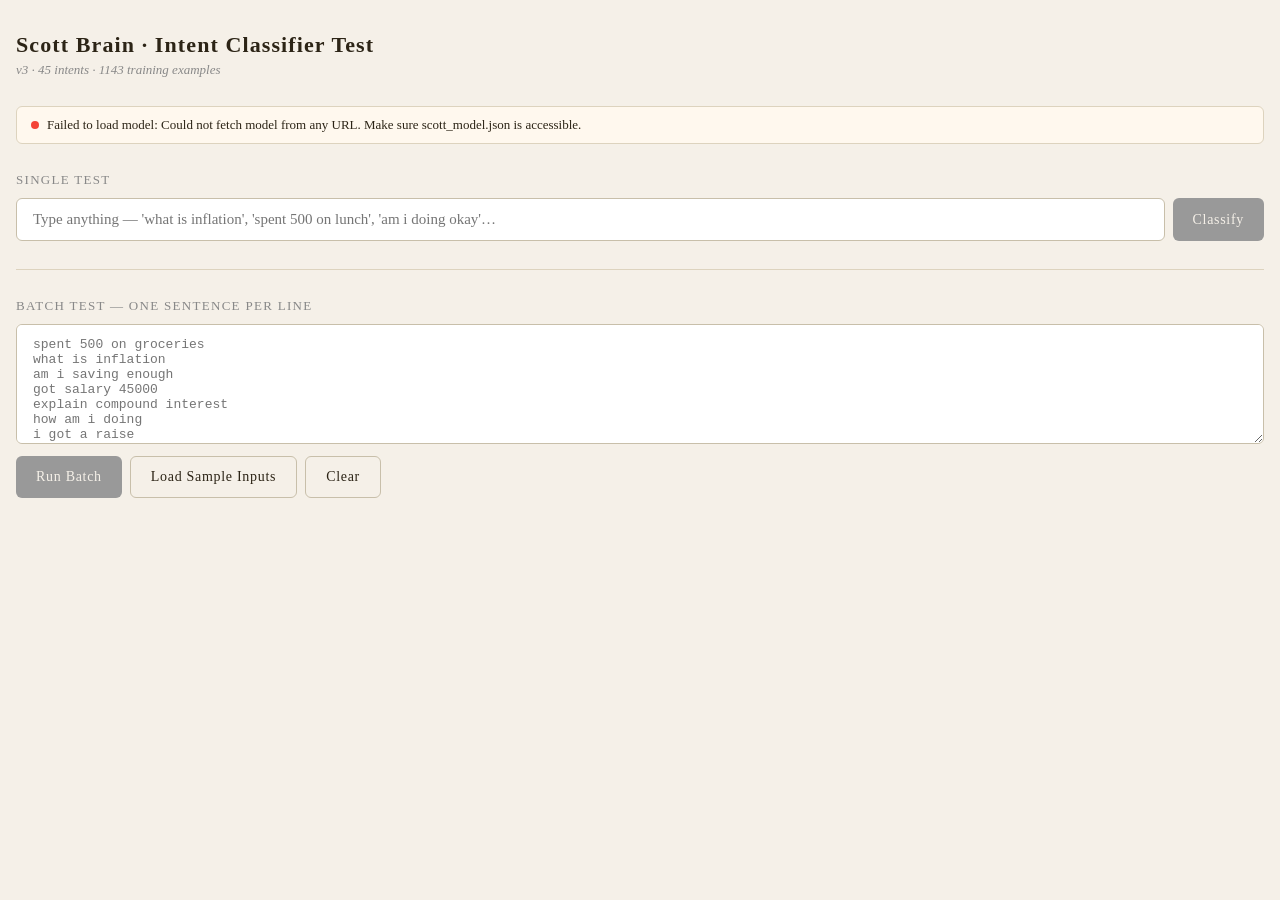
<file: scott_brain_test.html>
<!DOCTYPE html>
<html lang="en">
<head>
<meta charset="UTF-8">
<meta name="viewport" content="width=device-width, initial-scale=1.0">
<title>Scott Brain — Intent Classifier Test</title>
<style>
  * { box-sizing: border-box; margin: 0; padding: 0; }
  body {
    font-family: 'Georgia', serif;
    background: #f5f0e8;
    color: #2c2416;
    min-height: 100vh;
    padding: 32px 16px;
  }
  h1 {
    font-size: 22px;
    font-weight: 600;
    letter-spacing: 0.05em;
    margin-bottom: 4px;
  }
  .subtitle {
    font-size: 13px;
    color: #888;
    margin-bottom: 28px;
    font-style: italic;
  }
  .status-bar {
    background: #fff8ee;
    border: 1px solid #ddd3be;
    border-radius: 6px;
    padding: 10px 14px;
    font-size: 13px;
    margin-bottom: 24px;
    display: flex;
    align-items: center;
    gap: 8px;
  }
  .dot {
    width: 8px; height: 8px;
    border-radius: 50%;
    background: #ccc;
    flex-shrink: 0;
  }
  .dot.green { background: #4caf50; }
  .dot.orange { background: #ff9800; animation: pulse 1s infinite; }
  .dot.red { background: #f44336; }
  @keyframes pulse { 0%,100%{opacity:1} 50%{opacity:0.4} }

  /* Input area */
  .input-row {
    display: flex;
    gap: 8px;
    margin-bottom: 20px;
  }
  input[type="text"] {
    flex: 1;
    padding: 12px 16px;
    font-size: 15px;
    font-family: inherit;
    border: 1px solid #c8bfaa;
    border-radius: 6px;
    background: #fff;
    outline: none;
    color: #2c2416;
  }
  input[type="text"]:focus { border-color: #8b7355; }
  button {
    padding: 12px 20px;
    background: #2c2416;
    color: #f5f0e8;
    border: none;
    border-radius: 6px;
    font-size: 14px;
    font-family: inherit;
    cursor: pointer;
    letter-spacing: 0.05em;
  }
  button:hover { background: #3d3220; }
  button:disabled { background: #999; cursor: not-allowed; }

  /* Batch input */
  .section-title {
    font-size: 13px;
    letter-spacing: 0.1em;
    text-transform: uppercase;
    color: #888;
    margin-bottom: 10px;
    margin-top: 28px;
  }
  textarea {
    width: 100%;
    padding: 12px 16px;
    font-size: 13px;
    font-family: 'Courier New', monospace;
    border: 1px solid #c8bfaa;
    border-radius: 6px;
    background: #fff;
    outline: none;
    color: #2c2416;
    resize: vertical;
    min-height: 120px;
  }
  textarea:focus { border-color: #8b7355; }
  .batch-btn-row {
    display: flex;
    gap: 8px;
    margin-top: 8px;
    margin-bottom: 24px;
  }
  .btn-secondary {
    background: #f5f0e8;
    color: #2c2416;
    border: 1px solid #c8bfaa;
  }
  .btn-secondary:hover { background: #ede6d8; }

  /* Results */
  .result-card {
    background: #fff;
    border: 1px solid #ddd3be;
    border-radius: 8px;
    padding: 16px 20px;
    margin-bottom: 12px;
    animation: fadeIn 0.2s ease;
  }
  @keyframes fadeIn { from{opacity:0;transform:translateY(4px)} to{opacity:1;transform:none} }
  .result-query {
    font-size: 13px;
    color: #888;
    margin-bottom: 8px;
    font-style: italic;
  }
  .result-top {
    display: flex;
    align-items: center;
    gap: 12px;
    margin-bottom: 12px;
  }
  .intent-badge {
    font-size: 14px;
    font-weight: 600;
    padding: 4px 12px;
    border-radius: 20px;
    background: #2c2416;
    color: #f5f0e8;
    letter-spacing: 0.03em;
  }
  .intent-badge.low { background: #c0392b; }
  .intent-badge.mid { background: #e67e22; }
  .intent-badge.high { background: #27ae60; }
  .conf-text {
    font-size: 13px;
    color: #666;
  }
  /* Bar chart for top intents */
  .bars { display: flex; flex-direction: column; gap: 5px; }
  .bar-row {
    display: grid;
    grid-template-columns: 180px 1fr 48px;
    align-items: center;
    gap: 8px;
    font-size: 12px;
  }
  .bar-label { color: #555; text-align: right; white-space: nowrap; overflow: hidden; text-overflow: ellipsis; }
  .bar-track { background: #f0e8dc; border-radius: 3px; height: 8px; }
  .bar-fill { height: 8px; border-radius: 3px; background: #8b7355; transition: width 0.3s ease; }
  .bar-fill.top1 { background: #2c2416; }
  .bar-pct { color: #888; font-size: 11px; }

  /* Batch results table */
  .batch-table {
    width: 100%;
    border-collapse: collapse;
    font-size: 13px;
    margin-top: 16px;
  }
  .batch-table th {
    text-align: left;
    padding: 8px 12px;
    background: #2c2416;
    color: #f5f0e8;
    font-weight: 600;
    letter-spacing: 0.05em;
    font-size: 11px;
    text-transform: uppercase;
  }
  .batch-table td {
    padding: 8px 12px;
    border-bottom: 1px solid #ede6d8;
  }
  .batch-table tr:last-child td { border-bottom: none; }
  .batch-table tr:hover td { background: #faf7f2; }
  .pass { color: #27ae60; font-weight: 600; }
  .fail { color: #c0392b; font-weight: 600; }
  .score-summary {
    background: #fff8ee;
    border: 1px solid #ddd3be;
    border-radius: 6px;
    padding: 12px 16px;
    font-size: 14px;
    margin-top: 12px;
    display: flex;
    gap: 24px;
    flex-wrap: wrap;
  }
  .score-item strong { font-size: 20px; }

  .divider { height: 1px; background: #ddd3be; margin: 28px 0; }
  .empty { color: #aaa; font-size: 14px; font-style: italic; text-align: center; padding: 24px; }

  /* Confidence colour helpers */
  .c-high { color: #27ae60; }
  .c-mid  { color: #e67e22; }
  .c-low  { color: #c0392b; }
</style>
</head>
<body>

<h1>Scott Brain · Intent Classifier Test</h1>
<p class="subtitle">v3 · 45 intents · 1143 training examples</p>

<div class="status-bar">
  <div class="dot orange" id="status-dot"></div>
  <span id="status-text">Loading model from GitHub…</span>
</div>

<!-- Single input -->
<div class="section-title">Single Test</div>
<div class="input-row">
  <input type="text" id="single-input" placeholder="Type anything — 'what is inflation', 'spent 500 on lunch', 'am i doing okay'…" disabled />
  <button id="single-btn" disabled onclick="runSingle()">Classify</button>
</div>
<div id="single-result"></div>

<div class="divider"></div>

<!-- Batch input -->
<div class="section-title">Batch Test — one sentence per line</div>
<textarea id="batch-input" placeholder="spent 500 on groceries
what is inflation
am i saving enough
got salary 45000
explain compound interest
how am i doing
i got a raise
should i start a sip
what if i invest more
i feel guilty about my spending" disabled></textarea>
<div class="batch-btn-row">
  <button id="batch-btn" disabled onclick="runBatch()">Run Batch</button>
  <button class="btn-secondary" onclick="loadSample()">Load Sample Inputs</button>
  <button class="btn-secondary" onclick="clearBatch()">Clear</button>
</div>
<div id="batch-result"></div>

<script>
// ── MODEL ──────────────────────────────────────────────────────────────
let BRAIN = null;

async function loadModel() {
  const dot = document.getElementById('status-dot');
  const txt = document.getElementById('status-text');
  try {
    // Try GitHub Pages URL first, then relative
    const urls = [
      'https://solarcorder.github.io/Scott/scott_model.json',
      './scott_model.json'
    ];
    let loaded = false;
    for (const url of urls) {
      try {
        const r = await fetch(url);
        if (!r.ok) continue;
        BRAIN = await r.json();
        loaded = true;
        break;
      } catch(e) { continue; }
    }
    if (!loaded) throw new Error('Could not fetch model from any URL');

    dot.className = 'dot green';
    txt.textContent = `Model loaded · v${BRAIN.version} · ${BRAIN.trained_on} examples · ${BRAIN.n_intents} intents · vocab ${Object.keys(BRAIN.vocab).length.toLocaleString()} tokens`;
    document.getElementById('single-input').disabled = false;
    document.getElementById('single-btn').disabled = false;
    document.getElementById('batch-input').disabled = false;
    document.getElementById('batch-btn').disabled = false;
    document.getElementById('single-input').focus();
  } catch(e) {
    dot.className = 'dot red';
    txt.textContent = `Failed to load model: ${e.message}. Make sure scott_model.json is accessible.`;
  }
}

// ── CLASSIFIER (same as scott.js) ─────────────────────────────────────
function tokenize(text, mode, ngram) {
  const t = text.toLowerCase().replace(/[^\w\s%]/g, ' ');
  const [lo, hi] = ngram;
  if (mode === 'word') {
    const words = t.match(/\b[a-zA-Z0-9%]+\b/g) || [];
    const tokens = [...words];
    for (let n = 2; n <= hi; n++)
      for (let i = 0; i <= words.length - n; i++)
        tokens.push(words.slice(i, i+n).join(' '));
    return tokens;
  }
  if (mode === 'char') {
    const words = t.split(/\s+/).filter(Boolean);
    const tokens = [];
    for (const w of words) {
      const padded = ' ' + w + ' ';
      for (let n = lo; n <= hi; n++)
        for (let i = 0; i <= padded.length - n; i++)
          tokens.push(padded.slice(i, i+n));
    }
    return tokens;
  }
  return [];
}

function tfidfVector(text, model) {
  const mode = model.feature_mode || 'word';
  if (mode === 'word_char') {
    const nWord = model.word_n;
    const nChar = model.idf.length - nWord;
    const wordTokens = tokenize(text, 'word', model.word_ngram || [1,2]);
    const charTokens = tokenize(text, 'char', model.char_ngram || [2,4]);
    const wTf = {};
    wordTokens.forEach(t => { wTf[t] = (wTf[t]||0)+1; });
    const wVec = new Float32Array(nWord);
    Object.entries(wTf).forEach(([tok,count]) => {
      const idx = model.vocab[tok];
      if (idx !== undefined && idx < nWord)
        wVec[idx] = (1+Math.log(count)) * model.idf[idx];
    });
    let wNorm = 0;
    for (let i = 0; i < nWord; i++) wNorm += wVec[i]*wVec[i];
    wNorm = Math.sqrt(wNorm);
    if (wNorm > 0) for (let i = 0; i < nWord; i++) wVec[i] /= wNorm;
    const cTf = {};
    charTokens.forEach(t => { cTf[t] = (cTf[t]||0)+1; });
    const cVec = new Float32Array(nChar);
    Object.entries(cTf).forEach(([tok,count]) => {
      const idx = model.vocab[tok];
      if (idx !== undefined && idx >= nWord)
        cVec[idx-nWord] = (1+Math.log(count)) * model.idf[idx];
    });
    let cNorm = 0;
    for (let i = 0; i < nChar; i++) cNorm += cVec[i]*cVec[i];
    cNorm = Math.sqrt(cNorm);
    if (cNorm > 0) for (let i = 0; i < nChar; i++) cVec[i] /= cNorm;
    const merged = new Float32Array(nWord+nChar);
    merged.set(wVec,0); merged.set(cVec,nWord);
    return merged;
  }
  const words = tokenize(text,'word',[1,2]);
  const tf = {};
  words.forEach(t => { tf[t]=(tf[t]||0)+1; });
  const size = Object.keys(model.vocab).length;
  const vec = new Float32Array(size);
  Object.entries(tf).forEach(([tok,count]) => {
    const idx = model.vocab[tok];
    if (idx !== undefined)
      vec[idx] = (model.sublinear_tf ? 1+Math.log(count) : count) * model.idf[idx];
  });
  let norm = 0;
  for (let i = 0; i < size; i++) norm += vec[i]*vec[i];
  norm = Math.sqrt(norm);
  if (norm > 0) for (let i = 0; i < size; i++) vec[i] /= norm;
  return vec;
}

function softmax(logits) {
  const max = Math.max(...logits);
  const exp = logits.map(x => Math.exp(x-max));
  const sum = exp.reduce((a,b)=>a+b,0);
  return exp.map(x => x/sum);
}

function classify(text) {
  const vec = tfidfVector(text, BRAIN);
  const logits = BRAIN.coef.map((row,c) => {
    let dot = BRAIN.intercept[c];
    for (let i = 0; i < row.length; i++) dot += row[i]*vec[i];
    return dot;
  });
  const probs = softmax(logits);
  const sorted = BRAIN.classes
    .map((c,i) => ({intent:c, prob:probs[i]}))
    .sort((a,b) => b.prob-a.prob);
  return sorted;
}

// ── SINGLE TEST ────────────────────────────────────────────────────────
document.getElementById('single-input').addEventListener('keydown', e => {
  if (e.key === 'Enter') runSingle();
});

function runSingle() {
  const text = document.getElementById('single-input').value.trim();
  if (!text || !BRAIN) return;
  const results = classify(text);
  const top = results[0];
  const conf = top.prob;
  const confClass = conf >= 0.50 ? 'high' : conf >= 0.30 ? 'mid' : 'low';
  const confLabel = conf >= 0.50 ? 'High confidence' : conf >= 0.30 ? 'Medium confidence' : 'Low confidence';

  const top5 = results.slice(0,5);
  const maxProb = top5[0].prob;

  const barsHtml = top5.map((r,i) => `
    <div class="bar-row">
      <div class="bar-label">${r.intent}</div>
      <div class="bar-track">
        <div class="bar-fill ${i===0?'top1':''}" style="width:${(r.prob/maxProb*100).toFixed(1)}%"></div>
      </div>
      <div class="bar-pct ${i===0?(conf>=0.5?'c-high':conf>=0.3?'c-mid':'c-low'):''}">${(r.prob*100).toFixed(1)}%</div>
    </div>`).join('');

  document.getElementById('single-result').innerHTML = `
    <div class="result-card">
      <div class="result-query">"${text}"</div>
      <div class="result-top">
        <span class="intent-badge ${confClass}">${top.intent}</span>
        <span class="conf-text">${confLabel} · ${(conf*100).toFixed(1)}%</span>
      </div>
      <div class="bars">${barsHtml}</div>
    </div>`;
}

// ── BATCH TEST ─────────────────────────────────────────────────────────
function runBatch() {
  const lines = document.getElementById('batch-input').value
    .split('\n').map(l=>l.trim()).filter(Boolean);
  if (!lines.length || !BRAIN) return;

  let pass = 0, total = lines.length;

  // Parse lines — support "input | expected_intent" format
  const rows = lines.map(line => {
    const parts = line.split('|').map(s=>s.trim());
    return { text: parts[0], expected: parts[1] || null };
  });

  const rowsHtml = rows.map(({text, expected}) => {
    const results = classify(text);
    const top = results[0];
    const conf = top.prob;
    const correct = expected ? top.intent === expected : null;
    if (correct === true) pass++;
    const confClass = conf >= 0.50 ? 'c-high' : conf >= 0.30 ? 'c-mid' : 'c-low';
    const second = results[1];
    return `<tr>
      <td>${text}</td>
      <td><strong>${top.intent}</strong></td>
      <td class="${confClass}">${(conf*100).toFixed(1)}%</td>
      <td style="color:#888;font-size:11px">${second.intent} (${(second.prob*100).toFixed(1)}%)</td>
      ${expected ? `<td>${expected}</td><td class="${correct?'pass':'fail'}">${correct?'✓':'✗'}</td>` : '<td colspan="2" style="color:#ccc">—</td>'}
    </tr>`;
  }).join('');

  const hasExpected = rows.some(r=>r.expected);
  const accuracy = hasExpected ? `${pass}/${rows.filter(r=>r.expected).length} correct (${(pass/rows.filter(r=>r.expected).length*100).toFixed(0)}%)` : null;

  document.getElementById('batch-result').innerHTML = `
    ${accuracy ? `<div class="score-summary">
      <div class="score-item"><strong>${accuracy}</strong><br><span style="font-size:12px;color:#888">accuracy on labelled inputs</span></div>
      <div class="score-item"><strong>${total}</strong><br><span style="font-size:12px;color:#888">total inputs tested</span></div>
    </div>` : ''}
    <table class="batch-table">
      <thead><tr>
        <th>Input</th><th>Predicted Intent</th><th>Confidence</th><th>2nd Guess</th>
        ${hasExpected ? '<th>Expected</th><th>Result</th>' : ''}
      </tr></thead>
      <tbody>${rowsHtml}</tbody>
    </table>`;
}

function loadSample() {
  document.getElementById('batch-input').value = [
    "spent 500 on lunch | log_transaction",
    "got salary 45000 | log_transaction",
    "hi scott | small_talk",
    "thanks | small_talk",
    "what is inflation | wiki_finance_term",
    "explain compound interest | wiki_concept",
    "what is ppf | wiki_product",
    "am i doing okay | query_status",
    "how am i financially | query_status",
    "what is my score | query_score",
    "show my spending ratio | query_ratio",
    "how should i allocate my income | query_allocation",
    "what if i invest 5000 more | query_whatif",
    "project my wealth in 5 years | query_velocity",
    "am i saving enough | query_savings",
    "how does this month compare to last | query_compare",
    "give me a tip | query_tip",
    "i got a raise | query_salary_raise",
    "i got a bonus what to do | query_bonus",
    "i lost my job | query_job_loss",
    "should i start a sip | query_sip",
    "fd vs mutual fund which is better | query_fd_vs_mf",
    "i feel guilty about spending | query_guilt",
    "i keep overspending on food | query_overspend_category",
    "how to build a savings habit | query_habit",
    "what is my net worth | query_networth",
    "should i pay debt or invest | query_debt_strategy",
    "how long to save 5 lakhs | query_goal",
    "biggest expense category | query_expense_breakdown",
    "where is my money going | query_biggest_leak",
    "how much is my emi burden | query_emi_impact",
    "how much surplus do i have | query_surplus",
    "how to save tax | query_tax_basic",
    "should i buy a car | query_big_purchase",
    "i am moving to mumbai | query_moving",
    "planning to get married | query_family_expense",
    "i have irregular income | query_freelance",
    "is gold a good investment | query_gold",
    "do i need term insurance | query_insurance",
    "should i get a credit card | query_credit_card",
  ].join('\n');
}

function clearBatch() {
  document.getElementById('batch-input').value = '';
  document.getElementById('batch-result').innerHTML = '';
}

// ── INIT ───────────────────────────────────────────────────────────────
loadModel();
</script>
</body>
</html>
</file>
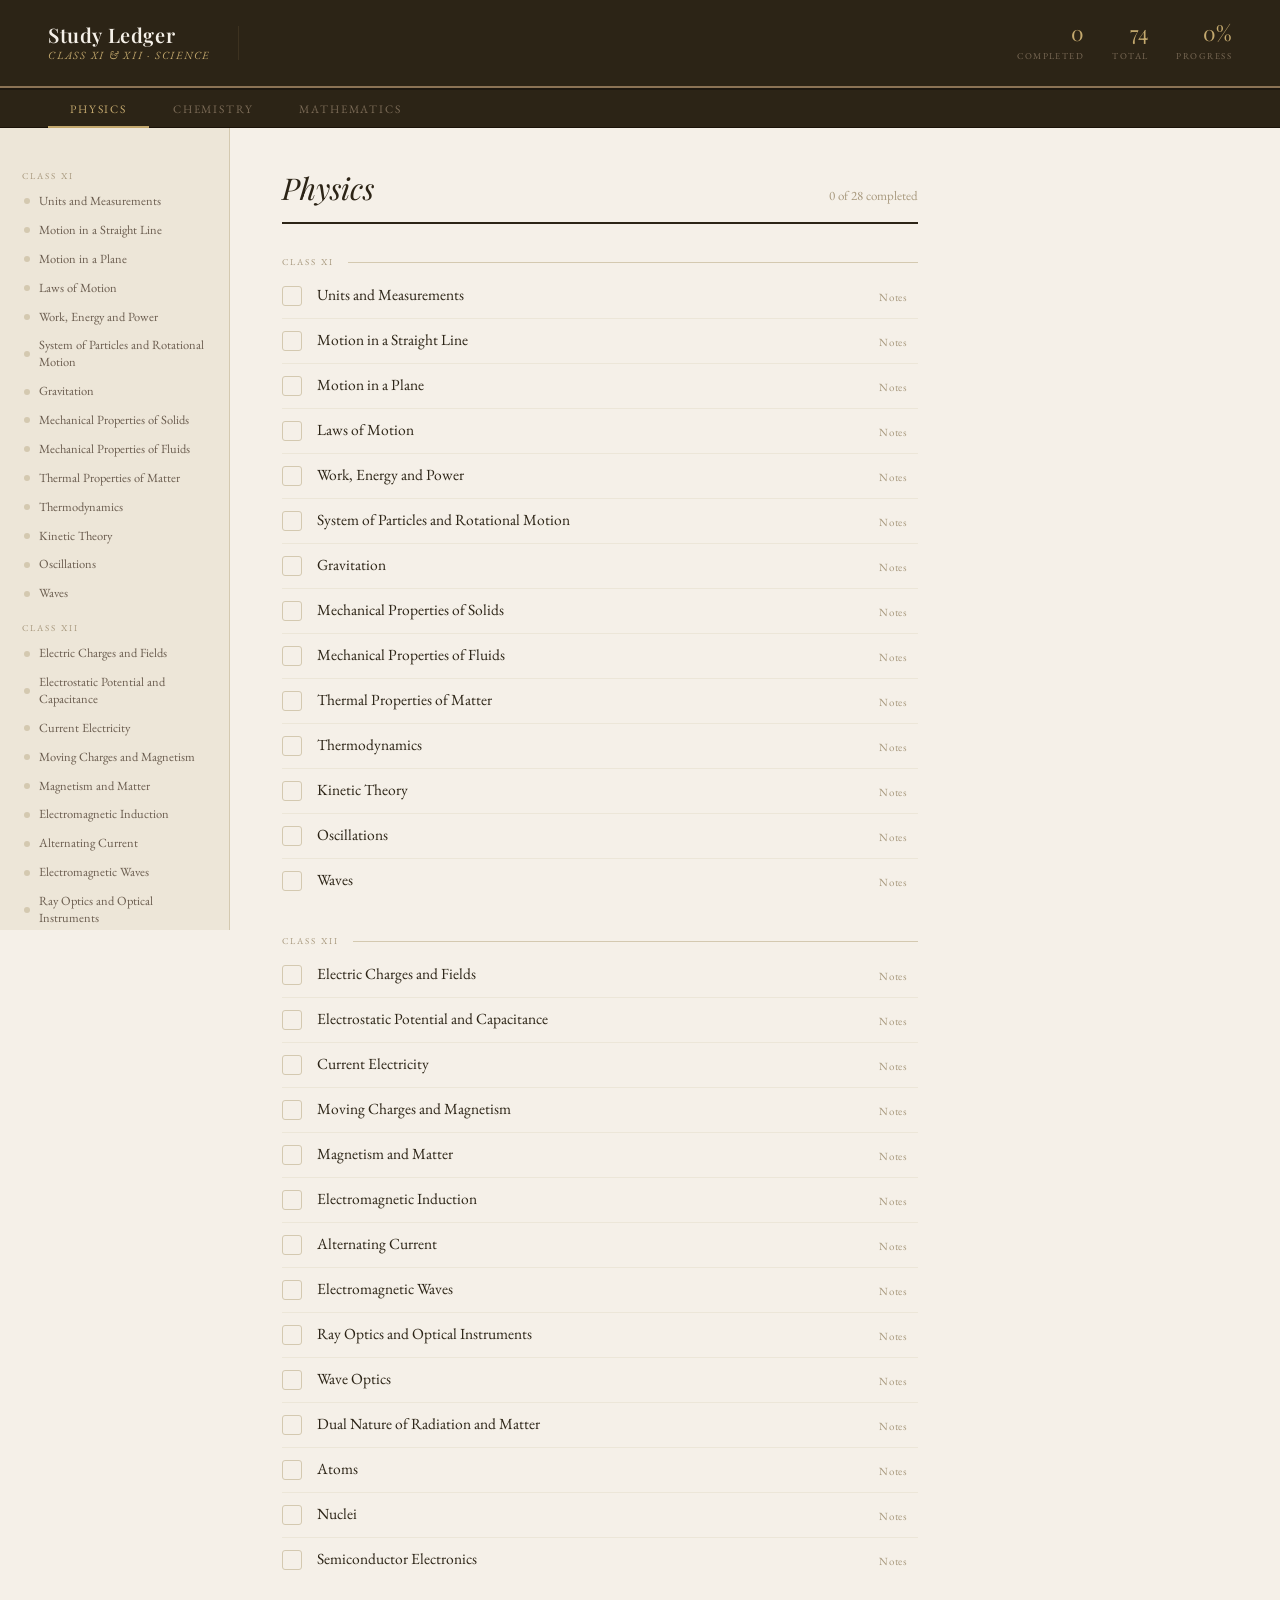
<file: study_tracker.html>
<!DOCTYPE html>
<html lang="en">
<head>
<meta charset="UTF-8">
<meta name="viewport" content="width=device-width, initial-scale=1.0">
<title>Study Ledger</title>
<link href="https://fonts.googleapis.com/css2?family=Playfair+Display:ital,wght@0,400;0,600;1,400&family=EB+Garamond:ital,wght@0,400;0,500;1,400&display=swap" rel="stylesheet">
<style>
*, *::before, *::after { box-sizing: border-box; margin: 0; padding: 0; }

:root {
  --parchment: #f5f0e8;
  --parchment-dark: #ede6d8;
  --parchment-deeper: #e4dcc8;
  --ink: #2c2416;
  --ink-light: #6b5d4f;
  --ink-faint: #a8997e;
  --rule: #d4c9b0;
  --gold: #8b7355;
  --gold-light: #c4a96e;
  --gold-pale: #f0e8d4;
  --green: #4a7c59;
}

body {
  font-family: 'EB Garamond', Georgia, serif;
  background: var(--parchment);
  color: var(--ink);
  min-height: 100vh;
}

/* ── HEADER ── */
.header {
  background: var(--ink);
  color: var(--parchment);
  padding: 22px 48px;
  display: flex;
  align-items: center;
  gap: 20px;
  position: sticky;
  top: 0;
  z-index: 100;
  border-bottom: 2px solid var(--gold);
}
.header-brand { display: flex; flex-direction: column; gap: 3px; }
.header-title {
  font-family: 'Playfair Display', serif;
  font-size: 20px;
  font-weight: 600;
  letter-spacing: 0.03em;
  line-height: 1;
}
.header-sub {
  font-size: 11px;
  color: var(--gold-light);
  letter-spacing: 0.16em;
  text-transform: uppercase;
  font-style: italic;
}
.header-divider {
  width: 1px; height: 34px;
  background: #3d3220;
  margin: 0 8px;
}
.header-stats { display: flex; gap: 28px; margin-left: auto; }
.stat { text-align: right; }
.stat-num {
  font-family: 'Playfair Display', serif;
  font-size: 21px;
  color: var(--gold-light);
  line-height: 1;
  display: block;
}
.stat-label {
  font-size: 9px;
  color: #7a6a56;
  letter-spacing: 0.16em;
  text-transform: uppercase;
}

/* ── PROGRESS BAR ── */
.progress-strip { height: 2px; background: #1e1810; }
.progress-fill {
  height: 100%;
  background: linear-gradient(90deg, var(--gold) 0%, var(--gold-light) 100%);
  transition: width 0.5s cubic-bezier(.4,0,.2,1);
}

/* ── TABS ── */
.tabs {
  display: flex;
  padding: 0 48px;
  background: var(--ink);
  border-bottom: 1px solid #1a1208;
  gap: 2px;
}
.tab {
  padding: 10px 22px;
  font-family: 'EB Garamond', serif;
  font-size: 11.5px;
  letter-spacing: 0.16em;
  text-transform: uppercase;
  color: #7a6a56;
  cursor: pointer;
  border-bottom: 2px solid transparent;
  transition: color 0.2s, border-color 0.2s;
  position: relative; top: 1px;
}
.tab:hover { color: #c4a96e; }
.tab.active { color: var(--gold-light); border-bottom-color: var(--gold-light); }

/* ── LAYOUT ── */
.layout {
  display: grid;
  grid-template-columns: 230px 1fr;
  min-height: calc(100vh - 98px);
}

/* ── SIDEBAR ── */
.sidebar {
  background: var(--parchment-dark);
  border-right: 1px solid var(--rule);
  padding: 28px 0 48px;
  position: sticky;
  top: 98px;
  height: calc(100vh - 98px);
  overflow-y: auto;
}
::-webkit-scrollbar { width: 4px; }
::-webkit-scrollbar-track { background: transparent; }
::-webkit-scrollbar-thumb { background: var(--rule); border-radius: 4px; }
::-webkit-scrollbar-thumb:hover { background: var(--gold); }

.sb-class-label {
  font-size: 9px;
  letter-spacing: 0.22em;
  text-transform: uppercase;
  color: var(--ink-faint);
  padding: 14px 22px 5px;
}
.sb-link {
  display: flex;
  align-items: center;
  gap: 9px;
  padding: 6px 22px;
  font-size: 12.5px;
  color: var(--ink-light);
  cursor: pointer;
  transition: background 0.13s, color 0.13s;
  border-left: 2px solid transparent;
  line-height: 1.35;
}
.sb-link:hover { background: var(--parchment-deeper); color: var(--ink); }
.sb-link.sb-done { color: var(--ink-faint); }
.sb-dot {
  width: 6px; height: 6px;
  border-radius: 50%;
  background: var(--rule);
  flex-shrink: 0;
  transition: background 0.2s;
}
.sb-link.sb-done .sb-dot { background: var(--green); }

/* ── CONTENT ── */
.content { padding: 40px 52px 80px; max-width: 740px; }

/* ── SUBJECT PANEL ── */
.subject-panel { display: none; }
.subject-panel.active { display: block; }

.subject-header {
  display: flex;
  align-items: baseline;
  justify-content: space-between;
  padding-bottom: 14px;
  border-bottom: 2px solid var(--ink);
  margin-bottom: 4px;
}
.subject-name {
  font-family: 'Playfair Display', serif;
  font-size: 30px;
  font-weight: 400;
  font-style: italic;
}
.subject-prog { font-size: 13px; color: var(--ink-faint); }

/* ── CLASS GROUP ── */
.class-group { margin-top: 32px; margin-bottom: 12px; }
.class-label {
  font-size: 9px;
  letter-spacing: 0.22em;
  text-transform: uppercase;
  color: var(--ink-faint);
  display: flex;
  align-items: center;
  gap: 14px;
  margin-bottom: 6px;
}
.class-label::after {
  content: '';
  flex: 1;
  height: 1px;
  background: var(--rule);
}

/* ── CHAPTER ROW ── */
.chapter-item {
  display: grid;
  grid-template-columns: 22px 1fr auto;
  align-items: start;
  gap: 13px;
  padding: 10px 0;
  border-bottom: 1px solid #ece6d8;
}
.chapter-item:last-child { border-bottom: none; }

.chapter-item.done .chapter-name {
  text-decoration: line-through;
  color: var(--ink-faint);
}
.chapter-item.done .check-box {
  background: var(--green);
  border-color: var(--green);
}
.chapter-item.done .check-box svg { display: block; }

/* ── CHECKBOX ── */
.check-box {
  width: 20px; height: 20px;
  border: 1.5px solid var(--rule);
  border-radius: 3px;
  cursor: pointer;
  display: flex; align-items: center; justify-content: center;
  flex-shrink: 0;
  margin-top: 2px;
  transition: border-color 0.15s, background 0.15s;
}
.check-box:hover { border-color: var(--gold); }
.check-box svg { display: none; }

/* ── CHAPTER MAIN ── */
.chapter-main { min-width: 0; }
.chapter-name {
  font-size: 15.5px;
  line-height: 1.4;
  cursor: pointer;
  transition: color 0.13s;
  user-select: none;
}
.chapter-name:hover { color: var(--gold); }

/* ── NOTES AREA ── */
.notes-area {
  display: none;
  margin-top: 9px;
  padding: 10px 13px 12px;
  background: var(--gold-pale);
  border-left: 2px solid var(--gold-light);
  border-radius: 0 4px 4px 0;
  animation: slideDown 0.15s ease;
}
.notes-area.open { display: block; }

@keyframes slideDown {
  from { opacity: 0; transform: translateY(-4px); }
  to   { opacity: 1; transform: translateY(0); }
}

.notes-list { margin-bottom: 9px; }
.note-item {
  display: flex;
  align-items: flex-start;
  gap: 7px;
  padding: 2px 0;
  font-size: 13px;
  color: var(--ink-light);
  font-style: italic;
  line-height: 1.55;
}
.note-bullet {
  color: var(--gold);
  font-style: normal;
  font-size: 11px;
  margin-top: 4px;
  flex-shrink: 0;
}
.note-text { flex: 1; }
.note-del {
  background: none; border: none;
  cursor: pointer;
  color: var(--rule);
  font-size: 15px;
  padding: 0; line-height: 1;
  transition: color 0.13s;
  flex-shrink: 0;
}
.note-del:hover { color: #c0392b; }
.empty-note {
  font-size: 12px;
  color: var(--ink-faint);
  font-style: italic;
  padding-bottom: 4px;
}
.note-input-row { display: flex; gap: 6px; }
.note-input {
  flex: 1;
  font-family: 'EB Garamond', serif;
  font-size: 13px;
  font-style: italic;
  padding: 5px 10px;
  border: 1px solid var(--rule);
  border-radius: 4px;
  background: #faf7f0;
  color: var(--ink);
  outline: none;
  transition: border-color 0.15s;
}
.note-input:focus { border-color: var(--gold); }
.note-input::placeholder { color: var(--ink-faint); }
.note-add-btn {
  padding: 5px 13px;
  background: var(--ink);
  color: var(--parchment);
  border: none; border-radius: 4px;
  font-family: 'EB Garamond', serif;
  font-size: 13px;
  cursor: pointer;
  letter-spacing: 0.04em;
  transition: background 0.13s;
}
.note-add-btn:hover { background: #3d3220; }

/* ── NOTE TOGGLE BUTTON ── */
.note-toggle {
  background: none;
  border: 1px solid transparent;
  cursor: pointer;
  font-family: 'EB Garamond', serif;
  font-size: 11px;
  color: var(--ink-faint);
  letter-spacing: 0.07em;
  padding: 3px 9px;
  border-radius: 20px;
  transition: all 0.14s;
  white-space: nowrap;
  display: flex;
  align-items: center;
  gap: 5px;
  margin-top: 2px;
}
.note-toggle:hover {
  color: var(--gold);
  border-color: var(--rule);
  background: var(--gold-pale);
}
.note-toggle.has-notes {
  color: var(--gold);
  border-color: var(--rule);
}
.note-badge {
  background: var(--ink);
  color: var(--parchment);
  font-size: 9px;
  border-radius: 20px;
  padding: 1px 5px;
  min-width: 16px;
  text-align: center;
  display: none;
  line-height: 1.5;
}
.note-badge.show { display: inline-block; }
</style>
</head>
<body>

<div class="header">
  <div class="header-brand">
    <div class="header-title">Study Ledger</div>
    <div class="header-sub">Class XI &amp; XII · Science</div>
  </div>
  <div class="header-divider"></div>
  <div class="header-stats">
    <div class="stat">
      <span class="stat-num" id="total-done">0</span>
      <span class="stat-label">Completed</span>
    </div>
    <div class="stat">
      <span class="stat-num" id="total-chapters">0</span>
      <span class="stat-label">Total</span>
    </div>
    <div class="stat">
      <span class="stat-num" id="overall-pct">0%</span>
      <span class="stat-label">Progress</span>
    </div>
  </div>
</div>
<div class="progress-strip">
  <div class="progress-fill" id="progress-bar" style="width:0%"></div>
</div>

<div class="tabs">
  <div class="tab active" onclick="switchTab('physics',this)">Physics</div>
  <div class="tab" onclick="switchTab('chemistry',this)">Chemistry</div>
  <div class="tab" onclick="switchTab('math',this)">Mathematics</div>
</div>

<div class="layout">
  <div class="sidebar" id="sidebar"></div>

  <div class="content">

    <div class="subject-panel active" id="panel-physics">
      <div class="subject-header">
        <div class="subject-name">Physics</div>
        <div class="subject-prog" id="prog-physics"></div>
      </div>
      <div class="class-group">
        <div class="class-label">Class XI</div>
        <div id="chapters-physics-11"></div>
      </div>
      <div class="class-group">
        <div class="class-label">Class XII</div>
        <div id="chapters-physics-12"></div>
      </div>
    </div>

    <div class="subject-panel" id="panel-chemistry">
      <div class="subject-header">
        <div class="subject-name">Chemistry</div>
        <div class="subject-prog" id="prog-chemistry"></div>
      </div>
      <div class="class-group">
        <div class="class-label">Class XI</div>
        <div id="chapters-chemistry-11"></div>
      </div>
      <div class="class-group">
        <div class="class-label">Class XII</div>
        <div id="chapters-chemistry-12"></div>
      </div>
    </div>

    <div class="subject-panel" id="panel-math">
      <div class="subject-header">
        <div class="subject-name">Mathematics</div>
        <div class="subject-prog" id="prog-math"></div>
      </div>
      <div class="class-group">
        <div class="class-label">Class XI</div>
        <div id="chapters-math-11"></div>
      </div>
      <div class="class-group">
        <div class="class-label">Class XII</div>
        <div id="chapters-math-12"></div>
      </div>
    </div>

  </div>
</div>

<script>
const CURRICULUM = {
  physics: {
    11: [
      'Units and Measurements','Motion in a Straight Line','Motion in a Plane',
      'Laws of Motion','Work, Energy and Power',
      'System of Particles and Rotational Motion','Gravitation',
      'Mechanical Properties of Solids','Mechanical Properties of Fluids',
      'Thermal Properties of Matter','Thermodynamics','Kinetic Theory',
      'Oscillations','Waves',
    ],
    12: [
      'Electric Charges and Fields','Electrostatic Potential and Capacitance',
      'Current Electricity','Moving Charges and Magnetism','Magnetism and Matter',
      'Electromagnetic Induction','Alternating Current','Electromagnetic Waves',
      'Ray Optics and Optical Instruments','Wave Optics',
      'Dual Nature of Radiation and Matter','Atoms','Nuclei',
      'Semiconductor Electronics',
    ],
  },
  chemistry: {
    11: [
      'Some Basic Concepts of Chemistry','Structure of Atom',
      'Classification of Elements and Periodicity in Properties',
      'Chemical Bonding and Molecular Structure','Chemical Thermodynamics',
      'Equilibrium','Redox Reactions',
      'Organic Chemistry — Basic Principles and Techniques','Hydrocarbons',
    ],
    12: [
      'Solutions','Electrochemistry','Chemical Kinetics',
      'd and f Block Elements','Coordination Compounds',
      'Haloalkanes and Haloarenes','Alcohols, Phenols and Ethers',
      'Aldehydes, Ketones and Carboxylic Acids','Amines','Biomolecules',
    ],
  },
  math: {
    11: [
      'Sets','Relations and Functions','Trigonometric Functions',
      'Complex Numbers and Quadratic Equations','Linear Inequalities',
      'Permutations and Combinations','Binomial Theorem','Sequence and Series',
      'Straight Lines','Conic Sections',
      'Introduction to Three-Dimensional Geometry',
      'Limits and Derivatives','Statistics','Probability',
    ],
    12: [
      'Relations and Functions','Inverse Trigonometric Functions',
      'Matrices','Determinants','Continuity and Differentiability',
      'Applications of Derivatives','Integrals','Applications of Integrals',
      'Differential Equations','Vectors','Three-Dimensional Geometry',
      'Linear Programming','Probability',
    ],
  },
};

let currentSubject = 'physics';

function cid(s, c, n) { return `${s}_${c}_${n.replace(/\W+/g,'_')}`; }
function getState() { try { return JSON.parse(localStorage.getItem('study_ledger_v2')||'{}'); } catch(e) { return {}; } }
function saveState(s) { localStorage.setItem('study_ledger_v2', JSON.stringify(s)); }

function renderAll() {
  const state = getState();
  let td = 0, tc = 0;
  for (const [sub, classes] of Object.entries(CURRICULUM)) {
    let sd = 0, st = 0;
    for (const [cls, chs] of Object.entries(classes)) {
      const el = document.getElementById(`chapters-${sub}-${cls}`);
      if (!el) continue;
      el.innerHTML = '';
      for (const name of chs) {
        const id = cid(sub, cls, name);
        const done = !!state[id]?.done;
        const notes = state[id]?.notes || [];
        st++; tc++;
        if (done) { sd++; td++; }
        el.appendChild(makeChapter(id, name, done, notes));
      }
    }
    const p = document.getElementById(`prog-${sub}`);
    if (p) p.textContent = `${sd} of ${st} completed`;
  }
  document.getElementById('total-done').textContent = td;
  document.getElementById('total-chapters').textContent = tc;
  const pct = tc > 0 ? Math.round(td/tc*100) : 0;
  document.getElementById('overall-pct').textContent = pct + '%';
  document.getElementById('progress-bar').style.width = pct + '%';
  renderSidebar(state);
}

function makeChapter(id, name, done, notes) {
  const div = document.createElement('div');
  div.className = 'chapter-item' + (done ? ' done' : '');
  div.id = `item-${id}`;

  // checkbox
  const box = document.createElement('div');
  box.className = 'check-box';
  box.innerHTML = `<svg width="11" height="9" viewBox="0 0 11 9" fill="none"><path d="M1 4L4 7.5L10 1" stroke="white" stroke-width="1.8" stroke-linecap="round" stroke-linejoin="round"/></svg>`;
  box.onclick = () => toggleDone(id);

  // main col
  const main = document.createElement('div');
  main.className = 'chapter-main';

  const nameEl = document.createElement('div');
  nameEl.className = 'chapter-name';
  nameEl.textContent = name;
  nameEl.onclick = () => openNotes(id);
  main.appendChild(nameEl);

  // notes area
  const area = document.createElement('div');
  area.className = 'notes-area';
  area.id = `notes-${id}`;

  const list = document.createElement('div');
  list.className = 'notes-list';
  list.id = `list-${id}`;
  renderList(list, id, notes);

  const row = document.createElement('div');
  row.className = 'note-input-row';
  const inp = document.createElement('input');
  inp.type = 'text'; inp.className = 'note-input';
  inp.placeholder = 'Add a note…'; inp.id = `inp-${id}`;
  inp.onkeydown = e => { if (e.key === 'Enter') addNote(id); };
  const btn = document.createElement('button');
  btn.className = 'note-add-btn'; btn.textContent = 'Add';
  btn.onclick = () => addNote(id);
  row.appendChild(inp); row.appendChild(btn);
  area.appendChild(list); area.appendChild(row);
  main.appendChild(area);

  // toggle
  const toggle = document.createElement('button');
  toggle.className = 'note-toggle' + (notes.length > 0 ? ' has-notes' : '');
  toggle.id = `toggle-${id}`;
  toggle.onclick = () => openNotes(id);
  const badge = document.createElement('span');
  badge.className = 'note-badge' + (notes.length > 0 ? ' show' : '');
  badge.id = `badge-${id}`; badge.textContent = notes.length;
  toggle.appendChild(document.createTextNode('Notes '));
  toggle.appendChild(badge);

  div.appendChild(box); div.appendChild(main); div.appendChild(toggle);
  return div;
}

function renderList(container, id, notes) {
  container.innerHTML = '';
  if (!notes.length) {
    const e = document.createElement('div');
    e.className = 'empty-note'; e.textContent = 'No notes yet.';
    container.appendChild(e); return;
  }
  notes.forEach((note, i) => {
    const item = document.createElement('div'); item.className = 'note-item';
    const bullet = document.createElement('span'); bullet.className = 'note-bullet'; bullet.textContent = '—';
    const text = document.createElement('span'); text.className = 'note-text'; text.textContent = note;
    const del = document.createElement('button'); del.className = 'note-del'; del.textContent = '×';
    del.onclick = () => deleteNote(id, i);
    item.appendChild(bullet); item.appendChild(text); item.appendChild(del);
    container.appendChild(item);
  });
}

function renderSidebar(state) {
  const sb = document.getElementById('sidebar'); sb.innerHTML = '';
  for (const [cls, chs] of Object.entries(CURRICULUM[currentSubject])) {
    const label = document.createElement('div');
    label.className = 'sb-class-label';
    label.textContent = `Class ${cls === '11' ? 'XI' : 'XII'}`;
    sb.appendChild(label);
    for (const name of chs) {
      const id = cid(currentSubject, cls, name);
      const done = !!state[id]?.done;
      const link = document.createElement('div');
      link.className = 'sb-link' + (done ? ' sb-done' : '');
      link.onclick = () => document.getElementById(`item-${id}`)?.scrollIntoView({ behavior:'smooth', block:'center' });
      const dot = document.createElement('div'); dot.className = 'sb-dot';
      const txt = document.createElement('span'); txt.textContent = name;
      link.appendChild(dot); link.appendChild(txt);
      sb.appendChild(link);
    }
  }
}

function toggleDone(id) {
  const state = getState();
  if (!state[id]) state[id] = {};
  state[id].done = !state[id].done;
  saveState(state);
  const item = document.getElementById(`item-${id}`);
  if (item) item.classList.toggle('done', state[id].done);
  renderSidebar(state);
  updateStats(state);
}

function openNotes(id) {
  const area = document.getElementById(`notes-${id}`);
  if (!area) return;
  const was = area.classList.contains('open');
  document.querySelectorAll('.notes-area.open').forEach(a => a.classList.remove('open'));
  if (!was) {
    area.classList.add('open');
    setTimeout(() => document.getElementById(`inp-${id}`)?.focus(), 60);
  }
}

function addNote(id) {
  const inp = document.getElementById(`inp-${id}`);
  if (!inp) return;
  const text = inp.value.trim(); if (!text) return;
  const state = getState();
  if (!state[id]) state[id] = {};
  if (!state[id].notes) state[id].notes = [];
  state[id].notes.push(text); saveState(state);
  inp.value = '';
  const list = document.getElementById(`list-${id}`);
  if (list) renderList(list, id, state[id].notes);
  refreshBadge(id, state[id].notes.length);
}

function deleteNote(id, i) {
  const state = getState();
  if (!state[id]?.notes) return;
  state[id].notes.splice(i, 1); saveState(state);
  const list = document.getElementById(`list-${id}`);
  if (list) renderList(list, id, state[id].notes);
  refreshBadge(id, state[id].notes.length);
}

function refreshBadge(id, count) {
  const badge = document.getElementById(`badge-${id}`);
  if (badge) { badge.textContent = count; badge.classList.toggle('show', count > 0); }
  const toggle = document.getElementById(`toggle-${id}`);
  if (toggle) toggle.classList.toggle('has-notes', count > 0);
}

function updateStats(state) {
  let td = 0, tc = 0;
  for (const [sub, classes] of Object.entries(CURRICULUM)) {
    let sd = 0, st = 0;
    for (const [cls, chs] of Object.entries(classes)) {
      for (const name of chs) {
        const id = cid(sub, cls, name); st++; tc++;
        if (state[id]?.done) { sd++; td++; }
      }
    }
    const p = document.getElementById(`prog-${sub}`);
    if (p) p.textContent = `${sd} of ${st} completed`;
  }
  document.getElementById('total-done').textContent = td;
  document.getElementById('total-chapters').textContent = tc;
  const pct = tc > 0 ? Math.round(td/tc*100) : 0;
  document.getElementById('overall-pct').textContent = pct + '%';
  document.getElementById('progress-bar').style.width = pct + '%';
}

function switchTab(subject, el) {
  currentSubject = subject;
  document.querySelectorAll('.tab').forEach(t => t.classList.remove('active'));
  document.querySelectorAll('.subject-panel').forEach(p => p.classList.remove('active'));
  el.classList.add('active');
  document.getElementById(`panel-${subject}`).classList.add('active');
  renderSidebar(getState());
}

renderAll();
</script>
</body>
</html>
</file>
<file: scott.css>
/* ── ROOT & RESET ───────────────────────────────────────────────────────── */
:root {
  --parchment: #f5f0e8;
  --parchment-dark: #ede8dd;
  --ink: #0f0e0c;
  --ink-light: #3a3830;
  --ink-faint: #8a8678;
  --rule: #c8c0ae;
  --gold: #8B7355;
  --ease-spring: cubic-bezier(0.34, 1.02, 0.64, 1);
  --ease-out: cubic-bezier(0.22, 0.61, 0.36, 1);
}
* { margin: 0; padding: 0; box-sizing: border-box; -webkit-tap-highlight-color: transparent; }
html, body { height: 100%; overflow: hidden; }
body {
  background: var(--parchment); color: var(--ink);
  font-family: 'EB Garamond', Georgia, serif;
  display: flex; flex-direction: column;
  height: 100dvh; overscroll-behavior: none;
}
body::before {
  content: ''; position: fixed; inset: 0;
  background-image: repeating-linear-gradient(0deg, transparent, transparent 28px, rgba(0,0,0,0.018) 28px, rgba(0,0,0,0.018) 29px);
  pointer-events: none; z-index: 0;
}
html * { scrollbar-width: none; }
::-webkit-scrollbar { width: 0; }

/* ── HEADER ─────────────────────────────────────────────────────────────── */
header { padding: 10px 16px; display: flex; align-items: center; justify-content: space-between; border-bottom: 1px solid var(--rule); position: relative; z-index: 10; flex-shrink: 0; background: var(--parchment); }
.header-left { display: flex; align-items: center; gap: 10px; }
.header-icon { width: 30px; height: 30px; border-radius: 4px; object-fit: cover; }
.logo { font-family: 'Playfair Display', Georgia, serif; font-size: 20px; font-weight: 700; letter-spacing: 0.04em; }
.logo-sub { font-size: 10px; letter-spacing: 0.2em; text-transform: uppercase; color: var(--ink-faint); font-style: italic; display: none; }
@media (min-width: 500px) { .logo-sub { display: inline; margin-left: 10px; } }

/* ── DESKTOP NAV ────────────────────────────────────────────────────────── */
.header-right { display: none; align-items: center; gap: 14px; }
@media (min-width: 600px) { .header-right { display: flex; } }
.ledger-btn, .health-btn { font-family: 'EB Garamond', serif; font-size: 11px; letter-spacing: 0.15em; text-transform: uppercase; color: var(--ink-faint); background: none; border: none; cursor: pointer; padding: 6px 0; border-bottom: 1px solid transparent; transition: color 0.2s, border-color 0.2s; white-space: nowrap; }
.ledger-btn:hover, .health-btn:hover { color: var(--ink); border-bottom-color: var(--ink); }

/* ── HAMBURGER — mobile only ─────────────────────────────────────────────── */
#mob-menu-btn { display: flex; align-items: center; justify-content: center; background: none; border: none; cursor: pointer; padding: 6px; }
@media (min-width: 600px) { #mob-menu-btn { display: none; } }
.ham-bar { display: block; width: 18px; height: 1px; background: var(--ink); margin: 3px 0; transition: transform 0.22s cubic-bezier(0.22,0.61,0.36,1), opacity 0.18s ease; }
#mob-menu-btn.open .ham-bar:nth-child(1) { transform: translateY(7px) rotate(45deg); }
#mob-menu-btn.open .ham-bar:nth-child(2) { opacity: 0; transform: scaleX(0); }
#mob-menu-btn.open .ham-bar:nth-child(3) { transform: translateY(-7px) rotate(-45deg); }

/* ── HAMBURGER DROPDOWN ─────────────────────────────────────────────────── */
#mob-nav { position: absolute; top: 100%; right: 0; background: var(--parchment); border: 1px solid var(--rule); border-top: none; z-index: 50; min-width: 148px; max-height: 0; overflow: hidden; opacity: 0; transform: translateY(-6px); pointer-events: none; transition: max-height 0.3s cubic-bezier(0.22,0.61,0.36,1), opacity 0.22s ease, transform 0.22s cubic-bezier(0.22,0.61,0.36,1); }
#mob-nav.open { max-height: 260px; opacity: 1; transform: translateY(0); pointer-events: auto; }
.mob-nav-item { display: block; width: 100%; text-align: left; font-family: 'EB Garamond', serif; font-size: 12px; letter-spacing: 0.18em; text-transform: uppercase; color: var(--ink-faint); background: none; border: none; padding: 14px 20px; cursor: pointer; border-bottom: 1px dotted var(--rule); transition: color 0.15s, background 0.15s; white-space: nowrap; }
.mob-nav-item:last-child { border-bottom: none; }
.mob-nav-item:active { background: var(--parchment-dark); color: var(--ink); }
.mob-nav-item.gold { color: var(--gold); }

/* ── DASHBOARD OVERLAY ──────────────────────────────────────────────────── */
#dashboard-overlay { display: flex; flex-direction: column; position: fixed; inset: 0; z-index: 200; background: var(--parchment); visibility: hidden; transform: translateX(100%); transition: transform 0.34s cubic-bezier(0.22,0.61,0.36,1), visibility 0.34s; }
#dashboard-overlay.open { visibility: visible; transform: translateX(0); }
#dashboard-overlay-bar { display: flex; align-items: center; justify-content: space-between; padding: 10px 16px; border-bottom: 1px solid var(--rule); background: var(--parchment); flex-shrink: 0; }
#dashboard-overlay-title { font-family: 'Playfair Display', serif; font-size: 15px; font-weight: 600; letter-spacing: 0.04em; }
#dashboard-overlay-close { font-family: 'EB Garamond', serif; font-size: 10px; letter-spacing: 0.2em; text-transform: uppercase; color: var(--ink-faint); background: none; border: none; cursor: pointer; transition: color 0.2s; }
#dashboard-overlay-close:hover { color: var(--ink); }
#dashboard-frame { flex: 1; border: none; width: 100%; }

/* ── CHAT ───────────────────────────────────────────────────────────────── */
#chat { flex: 1; overflow-y: auto; padding: 20px 16px 8px; display: flex; flex-direction: column; gap: 20px; position: relative; z-index: 1; -webkit-overflow-scrolling: touch; }
@media (min-width: 600px) { #chat { padding: 32px 40px 8px; gap: 24px; } }

/* ── MESSAGES ───────────────────────────────────────────────────────────── */
.msg { display: flex; flex-direction: column; max-width: 88%; animation: fadeUp 0.32s cubic-bezier(0.22,0.61,0.36,1) both; position: relative; }
@media (min-width: 600px) { .msg { max-width: 72%; } }
@keyframes fadeUp { from { opacity: 0; transform: translateY(10px); } to { opacity: 1; transform: translateY(0); } }
.msg.scott { align-self: flex-start; }
.msg.user  { align-self: flex-end; align-items: flex-end; }
.msg-label { font-size: 10px; letter-spacing: 0.2em; text-transform: uppercase; color: var(--ink-faint); margin-bottom: 5px; }
.msg-bubble { font-size: 15px; line-height: 1.7; color: var(--ink-light); white-space: pre-line; min-height: 1.2em; }
@media (min-width: 480px) { .msg-bubble { font-size: 16px; } }
.msg.scott .msg-bubble { font-style: italic; }
.msg.user  .msg-bubble { color: var(--ink); font-style: normal; }
.msg-rule { width: 28px; height: 1px; background: var(--rule); margin-top: 8px; }
.msg.user .msg-rule { align-self: flex-end; }

/* Typewriter cursor */
.msg-cursor { display: inline-block; width: 1px; height: 0.9em; background: var(--ink-faint); margin-left: 1px; vertical-align: text-bottom; animation: cursorBlink 0.65s step-end infinite; }
@keyframes cursorBlink { 0%, 100% { opacity: 1; } 50% { opacity: 0; } }

/* ── UNDO BUTTON ────────────────────────────────────────────────────────── */
.undo-btn { position: absolute; right: 0; top: 0; font-family: 'EB Garamond', serif; font-size: 9px; letter-spacing: 0.16em; text-transform: uppercase; color: var(--ink-faint); background: var(--parchment); border: 1px solid var(--rule); padding: 3px 9px; cursor: pointer; opacity: 0; transition: opacity 0.18s ease; pointer-events: none; white-space: nowrap; }
.msg.user:hover .undo-btn, .msg.user.undo-visible .undo-btn { opacity: 1; pointer-events: auto; }
.undo-btn:hover { color: #9b2c2c; border-color: #9b2c2c; }

/* ── SYNC BADGE / PILLAR TAGS ───────────────────────────────────────────── */
.sync-badge { font-size: 10px; letter-spacing: 0.12em; text-transform: uppercase; margin-top: 6px; color: var(--ink-faint); font-style: normal; }
.sync-badge.ok { color: var(--gold); }
.sync-badge.err { color: #9b2c2c; }
.pillar-tag { display: inline-block; font-size: 9px; letter-spacing: 0.15em; text-transform: uppercase; padding: 2px 7px; border: 1px solid var(--rule); margin-bottom: 5px; color: var(--ink-faint); font-style: normal; }
.pillar-tag.income    { border-color: #4a7c59; color: #4a7c59; }
.pillar-tag.expense   { border-color: #9b2c2c; color: #9b2c2c; }
.pillar-tag.asset     { border-color: #8B7355; color: #8B7355; }
.pillar-tag.liability { border-color: #6b5b45; color: #6b5b45; }

/* ── TYPING DOTS ────────────────────────────────────────────────────────── */
.typing { display: flex; align-items: center; gap: 5px; padding: 4px 0; }
.typing span { width: 4px; height: 4px; border-radius: 50%; background: var(--ink-faint); animation: blink 1.2s ease-in-out infinite; }
.typing span:nth-child(2) { animation-delay: 0.2s; }
.typing span:nth-child(3) { animation-delay: 0.4s; }
@keyframes blink { 0%, 60%, 100% { opacity: 0.2; } 30% { opacity: 1; } }

/* ── FOOTER ─────────────────────────────────────────────────────────────── */
footer { border-top: 1px solid var(--rule); padding: 12px 16px max(12px, env(safe-area-inset-bottom)); position: relative; z-index: 1; flex-shrink: 0; background: var(--parchment); }
@media (min-width: 600px) { footer { padding: 18px 40px 24px; } }
.input-row { display: flex; align-items: center; gap: 10px; }
#input { flex: 1; background: none; border: none; border-bottom: 1px solid var(--rule); padding: 10px 0; font-family: 'EB Garamond', serif; font-size: 16px; color: var(--ink); outline: none; transition: border-color 0.2s; min-width: 0; }
#input::placeholder { color: var(--ink-faint); font-style: italic; }
#input:focus { border-bottom-color: var(--ink); }
#send-btn { background: none; border: none; font-family: 'EB Garamond', serif; font-size: 11px; letter-spacing: 0.18em; text-transform: uppercase; color: var(--ink-faint); cursor: pointer; padding: 10px 0; transition: color 0.2s; white-space: nowrap; flex-shrink: 0; }
#send-btn:hover { color: var(--ink); }
#send-btn:disabled { color: var(--rule); cursor: default; }
.input-hint { margin-top: 7px; font-size: 10px; color: var(--ink-faint); font-style: italic; display: none; }
@media (min-width: 480px) { .input-hint { display: block; } }

/* ── LEDGER PANEL ───────────────────────────────────────────────────────── */
#ledger-panel { display: flex; align-items: flex-end; justify-content: center; position: fixed; inset: 0; z-index: 100; background: rgba(15,14,12,0); backdrop-filter: blur(0px); visibility: hidden; pointer-events: none; transition: background 0.28s ease, backdrop-filter 0.28s ease, visibility 0s linear 0.32s; }
@media (min-width: 600px) { #ledger-panel { align-items: center; } }
#ledger-panel.open { background: rgba(15,14,12,0.6); backdrop-filter: blur(2px); visibility: visible; pointer-events: auto; transition: background 0.28s ease, backdrop-filter 0.28s ease, visibility 0s linear 0s; }
.ledger-card { background: var(--parchment); border-top: 1px solid var(--rule); width: 100%; max-height: 85vh; overflow-y: auto; padding: 24px 20px 32px; position: relative; border-radius: 12px 12px 0 0; transform: translateY(100%); transition: transform 0.36s cubic-bezier(0.34,1.02,0.64,1); }
#ledger-panel.open .ledger-card { transform: translateY(0); }
@media (min-width: 600px) {
  .ledger-card { border: 1px solid var(--rule); width: 580px; max-height: 82vh; padding: 40px; border-radius: 0; transform: translateY(20px); opacity: 0; transition: transform 0.3s cubic-bezier(0.22,0.61,0.36,1), opacity 0.3s ease; }
  #ledger-panel.open .ledger-card { transform: translateY(0); opacity: 1; }
}
.ledger-handle { width: 36px; height: 3px; background: var(--rule); border-radius: 2px; margin: 0 auto 18px; }
@media (min-width: 600px) { .ledger-handle { display: none; } }
.ledger-title    { font-family: 'Playfair Display', serif; font-size: 20px; font-weight: 600; margin-bottom: 3px; }
.ledger-subtitle { font-size: 11px; letter-spacing: 0.18em; text-transform: uppercase; color: var(--ink-faint); margin-bottom: 24px; font-style: italic; }
.ledger-close    { position: absolute; top: 18px; right: 18px; background: none; border: none; font-family: 'EB Garamond', serif; font-size: 11px; letter-spacing: 0.2em; text-transform: uppercase; color: var(--ink-faint); cursor: pointer; transition: color 0.2s; }
.ledger-close:hover { color: var(--ink); }
.pillar         { margin-bottom: 22px; }
.pillar-name    { font-family: 'Playfair Display', serif; font-size: 14px; font-weight: 600; border-bottom: 1px solid var(--rule); padding-bottom: 7px; margin-bottom: 10px; display: flex; justify-content: space-between; align-items: baseline; }
.pillar-total   { font-family: 'EB Garamond', serif; font-size: 13px; color: var(--gold); font-style: italic; }
.category-row   { display: flex; justify-content: space-between; padding: 4px 0 4px 14px; font-size: 13px; color: var(--ink-light); border-bottom: 1px dotted var(--parchment-dark); }
.category-name  { font-style: italic; }
.category-amount { color: var(--ink-faint); font-size: 12px; }
.sub-row        { display: flex; justify-content: space-between; padding: 2px 0 2px 28px; font-size: 12px; color: var(--ink-faint); }
.empty-ledger   { font-style: italic; color: var(--ink-faint); font-size: 14px; text-align: center; padding: 20px 0; }

/* ── HEALTH PANEL ───────────────────────────────────────────────────────── */
#health-panel { display: flex; align-items: flex-end; justify-content: center; position: fixed; inset: 0; z-index: 100; background: rgba(15,14,12,0); backdrop-filter: blur(0px); visibility: hidden; pointer-events: none; transition: background 0.28s ease, backdrop-filter 0.28s ease, visibility 0s linear 0.32s; }
@media (min-width: 600px) { #health-panel { align-items: center; } }
#health-panel.open { background: rgba(15,14,12,0.6); backdrop-filter: blur(2px); visibility: visible; pointer-events: auto; transition: background 0.28s ease, backdrop-filter 0.28s ease, visibility 0s linear 0s; }
.health-card { background: var(--parchment); border-top: 1px solid var(--rule); width: 100%; max-height: 88vh; overflow-y: auto; padding: 24px 20px 80px; position: relative; border-radius: 12px 12px 0 0; transform: translateY(100%); transition: transform 0.36s cubic-bezier(0.34,1.02,0.64,1); }
#health-panel.open .health-card { transform: translateY(0); }
@media (min-width: 600px) {
  .health-card { border: 1px solid var(--rule); width: 600px; max-height: 84vh; padding: 40px; border-radius: 0; transform: translateY(20px); opacity: 0; transition: transform 0.3s cubic-bezier(0.22,0.61,0.36,1), opacity 0.3s ease; }
  #health-panel.open .health-card { transform: translateY(0); opacity: 1; }
}
.health-handle   { width: 36px; height: 3px; background: var(--rule); border-radius: 2px; margin: 0 auto 18px; }
@media (min-width: 600px) { .health-handle { display: none; } }
.health-close    { position: absolute; top: 18px; right: 18px; background: none; border: none; font-family: 'EB Garamond', serif; font-size: 11px; letter-spacing: 0.2em; text-transform: uppercase; color: var(--ink-faint); cursor: pointer; transition: color 0.2s; }
.health-close:hover { color: var(--ink); }
.health-title    { font-family: 'Playfair Display', serif; font-size: 20px; font-weight: 600; margin-bottom: 3px; }
.health-subtitle { font-size: 11px; letter-spacing: 0.18em; text-transform: uppercase; color: var(--ink-faint); margin-bottom: 24px; font-style: italic; }
.score-section { display: flex; align-items: center; gap: 24px; margin-bottom: 28px; padding-bottom: 24px; border-bottom: 1px solid var(--rule); }
.score-ring { flex-shrink: 0; width: 80px; height: 80px; position: relative; }
.score-ring svg { width: 80px; height: 80px; transform: rotate(-90deg); }
.score-ring circle { fill: none; stroke-width: 6; }
.score-ring .track { stroke: var(--rule); }
.score-ring .fill  { stroke: var(--gold); stroke-linecap: round; transition: stroke-dashoffset 1s cubic-bezier(0.22,0.61,0.36,1); }
.score-num { position: absolute; inset: 0; display: flex; flex-direction: column; align-items: center; justify-content: center; }
.score-num span  { font-family: 'Playfair Display', serif; font-size: 22px; font-weight: 700; line-height: 1; }
.score-num small { font-size: 9px; letter-spacing: 0.12em; text-transform: uppercase; color: var(--ink-faint); }
.score-info  { flex: 1; }
.score-label { font-family: 'Playfair Display', serif; font-size: 15px; font-weight: 600; margin-bottom: 4px; }
.score-desc  { font-size: 13px; color: var(--ink-faint); font-style: italic; line-height: 1.5; }
.inv-level   { display: inline-block; font-size: 9px; letter-spacing: 0.18em; text-transform: uppercase; padding: 2px 8px; border: 1px solid var(--gold); color: var(--gold); margin-top: 6px; }
.alloc-section { margin-bottom: 24px; }
.alloc-title   { font-family: 'Playfair Display', serif; font-size: 14px; font-weight: 600; margin-bottom: 14px; }
.alloc-row     { margin-bottom: 14px; }
.alloc-top     { display: flex; justify-content: space-between; align-items: baseline; margin-bottom: 5px; }
.alloc-name    { font-size: 12px; letter-spacing: 0.12em; text-transform: uppercase; color: var(--ink-light); }
.alloc-nums    { font-size: 12px; color: var(--ink-faint); font-style: italic; }
.alloc-nums .actual { color: var(--ink); }
.bar-track  { height: 4px; background: var(--parchment-dark); border-radius: 2px; position: relative; }
.bar-fill   { height: 4px; border-radius: 2px; transition: width 0.7s cubic-bezier(0.22,0.61,0.36,1); max-width: 100%; }
.bar-fill.needs    { background: #4a7c59; }
.bar-fill.wants    { background: #8B7355; }
.bar-fill.savings  { background: #5b7fa6; }
.bar-fill.investing { background: #7c5b8b; }
.bar-fill.over     { background: #9b2c2c; }
.bar-target { position: absolute; top: -2px; width: 2px; height: 8px; background: var(--ink-faint); border-radius: 1px; }
.alloc-warning      { font-size: 11px; margin-top: 4px; font-style: italic; }
.alloc-warning.soft   { color: #8B7355; }
.alloc-warning.strong { color: #9b2c2c; }
.scores-section  { margin-bottom: 24px; }
.scores-title    { font-family: 'Playfair Display', serif; font-size: 14px; font-weight: 600; margin-bottom: 14px; }
.score-grid      { display: grid; grid-template-columns: 1fr 1fr; gap: 12px; }
.score-cell      { padding: 12px; border: 1px solid var(--rule); }
.score-cell-name { font-size: 9px; letter-spacing: 0.18em; text-transform: uppercase; color: var(--ink-faint); margin-bottom: 6px; }
.score-cell-val  { font-family: 'Playfair Display', serif; font-size: 24px; font-weight: 700; }
.score-cell-val.great { color: #4a7c59; }
.score-cell-val.good  { color: var(--gold); }
.score-cell-val.warn  { color: #8B7355; }
.score-cell-val.poor  { color: #9b2c2c; }
.score-cell-label { font-size: 10px; color: var(--ink-faint); font-style: italic; margin-top: 2px; }
.insights-title { font-family: 'Playfair Display', serif; font-size: 14px; font-weight: 600; margin-bottom: 12px; }
.insight-item   { padding: 10px 0; border-bottom: 1px dotted var(--parchment-dark); font-size: 13px; color: var(--ink-light); font-style: italic; line-height: 1.5; }
.insight-item:last-child { border-bottom: none; }
.insight-item.positive { color: #4a7c59; }
.insight-item.caution  { color: #8B7355; }
.insight-item.alert    { color: #9b2c2c; }
.no-data { font-style: italic; color: var(--ink-faint); font-size: 14px; text-align: center; padding: 20px 0; }
.health-reset-btn { display: block; width: 100%; text-align: center; margin-top: 28px; padding-top: 18px; border-top: 1px dotted var(--rule); background: none; border-left: none; border-right: none; border-bottom: none; font-family: 'EB Garamond', serif; font-size: 10px; letter-spacing: 0.18em; text-transform: uppercase; color: var(--ink-faint); cursor: pointer; opacity: 0.5; transition: opacity 0.2s, color 0.2s; }
.health-reset-btn:hover { opacity: 1; color: #9b2c2c; }

/* ── TREASURY MODAL ─────────────────────────────────────────────────────── */
.treasury-display { font-family: 'EB Garamond', serif; font-size: 11px; color: var(--ink-faint); letter-spacing: 0.06em; cursor: pointer; padding: 4px 0; border-bottom: 1px dotted transparent; transition: color 0.2s, border-color 0.2s; white-space: nowrap; }
.treasury-display:hover { color: var(--gold); border-bottom-color: var(--gold); }
.treasury-modal { display: flex; align-items: flex-end; justify-content: center; position: fixed; inset: 0; z-index: 150; background: rgba(15,14,12,0); backdrop-filter: blur(0px); visibility: hidden; pointer-events: none; transition: background 0.28s ease, backdrop-filter 0.28s ease, visibility 0s linear 0.32s; }
@media (min-width: 520px) { .treasury-modal { align-items: center; } }
.treasury-modal.open { background: rgba(15,14,12,0.72); backdrop-filter: blur(3px); visibility: visible; pointer-events: auto; transition: background 0.28s ease, backdrop-filter 0.28s ease, visibility 0s linear 0s; }
.treasury-box { background: var(--parchment); border: 1px solid var(--rule); border-bottom: none; padding: 0; width: min(480px,100vw); position: relative; max-height: 92vh; overflow-y: auto; border-radius: 2px 2px 0 0; transform: translateY(100%); transition: transform 0.36s cubic-bezier(0.34,1.02,0.64,1); }
.treasury-modal.open .treasury-box { transform: translateY(0); }
@media (min-width: 520px) {
  .treasury-box { border-bottom: 1px solid var(--rule); border-radius: 2px; max-height: 88vh; transform: translateY(20px); opacity: 0; transition: transform 0.3s cubic-bezier(0.22,0.61,0.36,1), opacity 0.3s ease; }
  .treasury-modal.open .treasury-box { transform: translateY(0); opacity: 1; }
}
.tbox-balance       { padding: 22px 22px 16px; }
.treasury-box-title { font-family: 'Playfair Display', serif; font-size: 17px; font-weight: 600; margin-bottom: 3px; }
.treasury-box-sub   { font-size: 10px; letter-spacing: 0.15em; text-transform: uppercase; color: var(--ink-faint); font-style: italic; margin-bottom: 14px; }
.treasury-box-close { position: absolute; top: 14px; right: 16px; background: none; border: none; font-size: 10px; letter-spacing: 0.2em; text-transform: uppercase; color: var(--ink-faint); cursor: pointer; transition: color 0.2s; }
.treasury-box-close:hover { color: var(--ink); }
.treasury-input-row { display: flex; gap: 10px; align-items: flex-end; }
.treasury-input { flex: 1; background: none; border: none; border-bottom: 1px solid var(--rule); padding: 6px 0; font-family: 'EB Garamond', serif; font-size: 18px; color: var(--ink); outline: none; transition: border-color 0.2s; }
.treasury-input:focus { border-bottom-color: var(--ink); }
.treasury-save { background: none; border: none; font-family: 'EB Garamond', serif; font-size: 10px; letter-spacing: 0.2em; text-transform: uppercase; color: var(--ink-faint); cursor: pointer; padding: 6px 0; transition: color 0.2s; white-space: nowrap; }
.treasury-save:hover { color: var(--ink); }
.treasury-note { font-size: 11px; color: var(--ink-faint); font-style: italic; margin-top: 10px; line-height: 1.5; }

/* ── OBLIGATIONS / LOANS ────────────────────────────────────────────────── */
.loan-section       { border-top: 1px solid var(--rule); }
.loan-section-hdr   { display: flex; justify-content: space-between; align-items: center; padding: 14px 22px 10px; }
.loan-section-title { font-family: 'Playfair Display', serif; font-size: 13px; font-weight: 600; }
.loan-section-total { font-size: 11px; color: var(--ink-faint); font-style: italic; }
.loan-add-btn { background: none; border: 1px solid var(--rule); width: 24px; height: 24px; border-radius: 50%; font-size: 18px; line-height: 1; color: var(--ink-faint); cursor: pointer; display: flex; align-items: center; justify-content: center; transition: border-color 0.18s, color 0.18s, transform 0.22s; flex-shrink: 0; }
.loan-add-btn:hover { border-color: var(--gold); color: var(--gold); transform: rotate(90deg); }
#treasury-loans-list { padding: 0 0 6px; }
.no-loans-note { font-size: 12px; color: var(--ink-faint); font-style: italic; padding: 8px 22px 14px; }
.loan-item { border-top: 1px dotted var(--rule); transition: background 0.15s; }
.loan-item:first-child { border-top: none; }
.loan-item.expanded .loan-chevron { transform: rotate(90deg); }
.loan-item.loan-complete { opacity: 0.55; }
.loan-item-header { display: flex; align-items: center; gap: 10px; padding: 11px 22px 8px; cursor: pointer; user-select: none; }
.loan-item-header:hover { background: var(--parchment-dark); }
.loan-item-left { flex: 1; min-width: 0; }
.loan-item-name { font-family: 'Playfair Display', serif; font-size: 14px; color: var(--ink); white-space: nowrap; overflow: hidden; text-overflow: ellipsis; position: relative; transition: color 0.15s; }
.loan-item-header:hover .loan-item-name { color: var(--gold); }
.loan-item-type { font-size: 10px; letter-spacing: 0.1em; text-transform: uppercase; color: var(--ink-faint); margin-top: 1px; }
.loan-item-right { text-align: right; flex-shrink: 0; }
.loan-item-emi { font-family: 'Playfair Display', serif; font-size: 14px; color: var(--ink); }
.loan-emi-mo   { font-size: 10px; color: var(--ink-faint); font-family: 'EB Garamond', serif; }
.loan-item-outstanding { font-size: 11px; color: #9b1c1c; margin-top: 1px; }
.loan-settled  { color: #4a7c59; font-size: 12px; }
.loan-chevron  { font-size: 18px; color: var(--ink-faint); transition: transform 0.22s cubic-bezier(0.22,0.61,0.36,1); flex-shrink: 0; line-height: 1; }
.loan-progress-bar  { height: 2px; background: var(--parchment-dark); margin: 0 22px 2px; }
.loan-progress-fill { height: 100%; background: var(--gold); transition: width 0.5s cubic-bezier(0.22,0.61,0.36,1); }
.loan-detail { padding: 12px 22px 14px; background: var(--parchment-dark); border-top: 1px dotted var(--rule); animation: expandDown 0.22s cubic-bezier(0.22,0.61,0.36,1) both; }
@keyframes expandDown { from { opacity: 0; transform: translateY(-6px); } to { opacity: 1; transform: translateY(0); } }
.ld-grid  { display: grid; grid-template-columns: 1fr 1fr; gap: 4px 16px; margin-bottom: 12px; }
.ld-k     { font-size: 11px; color: var(--ink-faint); font-style: italic; }
.ld-v     { font-size: 12px; color: var(--ink); }
.ld-actions { display: flex; gap: 8px; flex-wrap: wrap; }
.loan-emi-btn { font-family: 'EB Garamond', serif; font-size: 10px; letter-spacing: 0.14em; text-transform: uppercase; color: var(--gold); background: none; border: 1px solid var(--gold); padding: 4px 12px; cursor: pointer; transition: background 0.18s, color 0.18s; }
.loan-emi-btn:hover { background: var(--gold); color: var(--parchment); }
.loan-edit-btn, .loan-del-btn { font-family: 'EB Garamond', serif; font-size: 10px; letter-spacing: 0.12em; text-transform: uppercase; background: none; border: 1px solid var(--rule); padding: 4px 10px; cursor: pointer; transition: border-color 0.18s, color 0.18s; color: var(--ink-faint); }
.loan-edit-btn:hover { border-color: var(--ink); color: var(--ink); }
.loan-del-btn:hover  { border-color: #9b2c2c; color: #9b2c2c; }

/* Loan add form — smooth slide in */
#loan-add-form { border-top: 1px solid var(--rule); background: var(--parchment); max-height: 0; overflow: hidden; opacity: 0; transition: max-height 0.32s cubic-bezier(0.22,0.61,0.36,1), opacity 0.25s ease; }
#loan-add-form.visible { max-height: 620px; opacity: 1; }
.lf-bar { display: flex; align-items: stretch; gap: 0; border-bottom: 1px solid var(--rule); position: relative; }
.lf-bar-field { display: flex; flex-direction: column; justify-content: flex-end; padding: 10px 10px 8px; border-right: 1px solid var(--rule); flex: 1; min-width: 0; }
.lf-bar-field:last-of-type { border-right: none; }
.lf-label { font-size: 9px; letter-spacing: 0.15em; text-transform: uppercase; color: var(--ink-faint); margin-bottom: 4px; white-space: nowrap; }
.lf-input { background: none; border: none; padding: 0; font-family: 'EB Garamond', serif; font-size: 15px; color: var(--ink); outline: none; width: 100%; }
.lf-input::placeholder { color: var(--rule); }
.lf-bar-field.lf-note-field { flex: 2.2; }
.lf-save-circle { width: 46px; height: 46px; border-radius: 50%; background: #0f0e0c; color: #f0ebe0; border: none; font-family: 'EB Garamond', serif; font-size: 9px; letter-spacing: 0.14em; text-transform: uppercase; cursor: pointer; flex-shrink: 0; margin: auto 10px; transition: opacity 0.18s, transform 0.18s; line-height: 1.3; }
.lf-save-circle:hover { opacity: 0.75; transform: scale(1.06); }
#lf-preview   { font-size: 12px; color: var(--ink); background: var(--parchment-dark); padding: 8px 14px; display: flex; gap: 16px; flex-wrap: wrap; border-bottom: 1px dotted var(--rule); }
.lf-pre-row   { display: flex; gap: 5px; }
.lf-pre-row b { font-style: italic; color: var(--ink-faint); font-weight: 400; }
#lf-rate-row  { display: flex; }
#lf-type-panel { display: none; padding: 12px 14px; border-bottom: 1px solid var(--rule); background: var(--parchment-dark); }
.lt-section-label { font-size: 9px; letter-spacing: 0.18em; text-transform: uppercase; color: var(--ink-faint); width: 100%; margin: 10px 0 6px; display: block; }
.lt-section-label:first-child { margin-top: 0; }
.lt-chips { display: flex; flex-wrap: wrap; gap: 5px; }
.lt-chip  { font-family: 'EB Garamond', serif; font-size: 12px; letter-spacing: 0.04em; background: var(--parchment); color: var(--ink); border: 1px solid var(--rule); padding: 5px 11px; cursor: pointer; transition: border-color 0.15s, background 0.15s, color 0.15s; user-select: none; line-height: 1.5; white-space: nowrap; }
.lt-chip:hover    { border-color: var(--ink); background: var(--parchment-dark); }
.lt-chip.selected { border-color: #0f0e0c; background: #0f0e0c; color: #f0ebe0; }
#lf-other-input { display: none; margin-top: 10px; }
#lf-other-text  { background: none; border: none; border-bottom: 1px solid var(--rule); padding: 4px 0; font-family: 'EB Garamond', serif; font-size: 14px; color: var(--ink); outline: none; width: 100%; }
#lf-other-text::placeholder { color: var(--rule); }
.lf-cancel-link { display: block; text-align: center; font-family: 'EB Garamond', serif; font-size: 10px; letter-spacing: 0.14em; text-transform: uppercase; color: var(--ink-faint); cursor: pointer; padding: 8px 0; border-top: 1px dotted var(--rule); transition: color 0.2s; }
.lf-cancel-link:hover { color: var(--ink); }
#lf-title { font-family: 'Playfair Display', serif; font-size: 12px; font-weight: 600; padding: 10px 14px 0; color: var(--ink-faint); letter-spacing: 0.04em; }
.loan-name-tip { display: none; position: absolute; left: 0; top: 100%; margin-top: 4px; background: #0f0e0c; color: #f0ebe0; font-family: 'EB Garamond', serif; font-size: 11px; padding: 5px 10px; white-space: nowrap; z-index: 20; letter-spacing: 0.04em; pointer-events: none; }
.loan-item-header:hover .loan-name-tip { display: block; }

/* ── PIN SCREEN ─────────────────────────────────────────────────────────── */
#pin-screen { position: fixed; inset: 0; z-index: 500; background: var(--parchment); display: flex; flex-direction: column; align-items: center; justify-content: center; gap: 0; transition: opacity 0.4s ease; }
#pin-screen.hiding { opacity: 0; pointer-events: none; }
.pin-logo   { font-family: 'Playfair Display', serif; font-size: 28px; font-weight: 700; letter-spacing: 0.06em; margin-bottom: 6px; }
.pin-sub    { font-size: 10px; letter-spacing: 0.22em; text-transform: uppercase; color: var(--ink-faint); font-style: italic; margin-bottom: 40px; }
.pin-prompt { font-size: 13px; letter-spacing: 0.15em; text-transform: uppercase; color: var(--ink-faint); margin-bottom: 20px; }
.pin-dots   { display: flex; gap: 14px; margin-bottom: 36px; }
.pin-dot    { width: 10px; height: 10px; border-radius: 50%; border: 1px solid var(--rule); background: transparent; transition: background 0.15s, border-color 0.15s; }
.pin-dot.filled { background: var(--ink); border-color: var(--ink); }
.pin-dot.error  { background: #9b2c2c; border-color: #9b2c2c; }
.pin-pad  { display: grid; grid-template-columns: repeat(3,64px); grid-template-rows: repeat(4,64px); gap: 10px; }
.pin-key  { width: 64px; height: 64px; border-radius: 50%; border: 1px solid var(--rule); background: none; font-family: 'EB Garamond', serif; font-size: 20px; color: var(--ink); cursor: pointer; transition: background 0.15s, transform 0.1s; display: flex; align-items: center; justify-content: center; -webkit-tap-highlight-color: transparent; }
.pin-key:active { background: var(--parchment-dark); transform: scale(0.94); }
.pin-key.del   { font-size: 14px; letter-spacing: 0.08em; color: var(--ink-faint); }
.pin-key.empty { border: none; cursor: default; }
.pin-error     { font-size: 11px; color: #9b2c2c; letter-spacing: 0.12em; text-transform: uppercase; height: 16px; margin-top: -24px; margin-bottom: 12px; }
.pin-set-note  { font-size: 11px; color: var(--ink-faint); font-style: italic; margin-top: 20px; text-align: center; max-width: 220px; line-height: 1.6; }

/* ── WELCOME SPLASH ─────────────────────────────────────────────────────── */
#welcome { position: absolute; inset: 0; display: flex; flex-direction: column; align-items: center; justify-content: center; pointer-events: none; z-index: 0; transition: opacity 0.6s ease; }
#welcome.gone { opacity: 0; }
.welcome-greeting { font-family: 'Playfair Display', serif; font-size: clamp(22px,5vw,32px); font-weight: 600; color: var(--ink); letter-spacing: 0.02em; text-align: center; line-height: 1.3; }
.welcome-sub      { font-size: 12px; letter-spacing: 0.2em; text-transform: uppercase; color: var(--ink-faint); font-style: italic; margin-top: 10px; text-align: center; }
</file>
